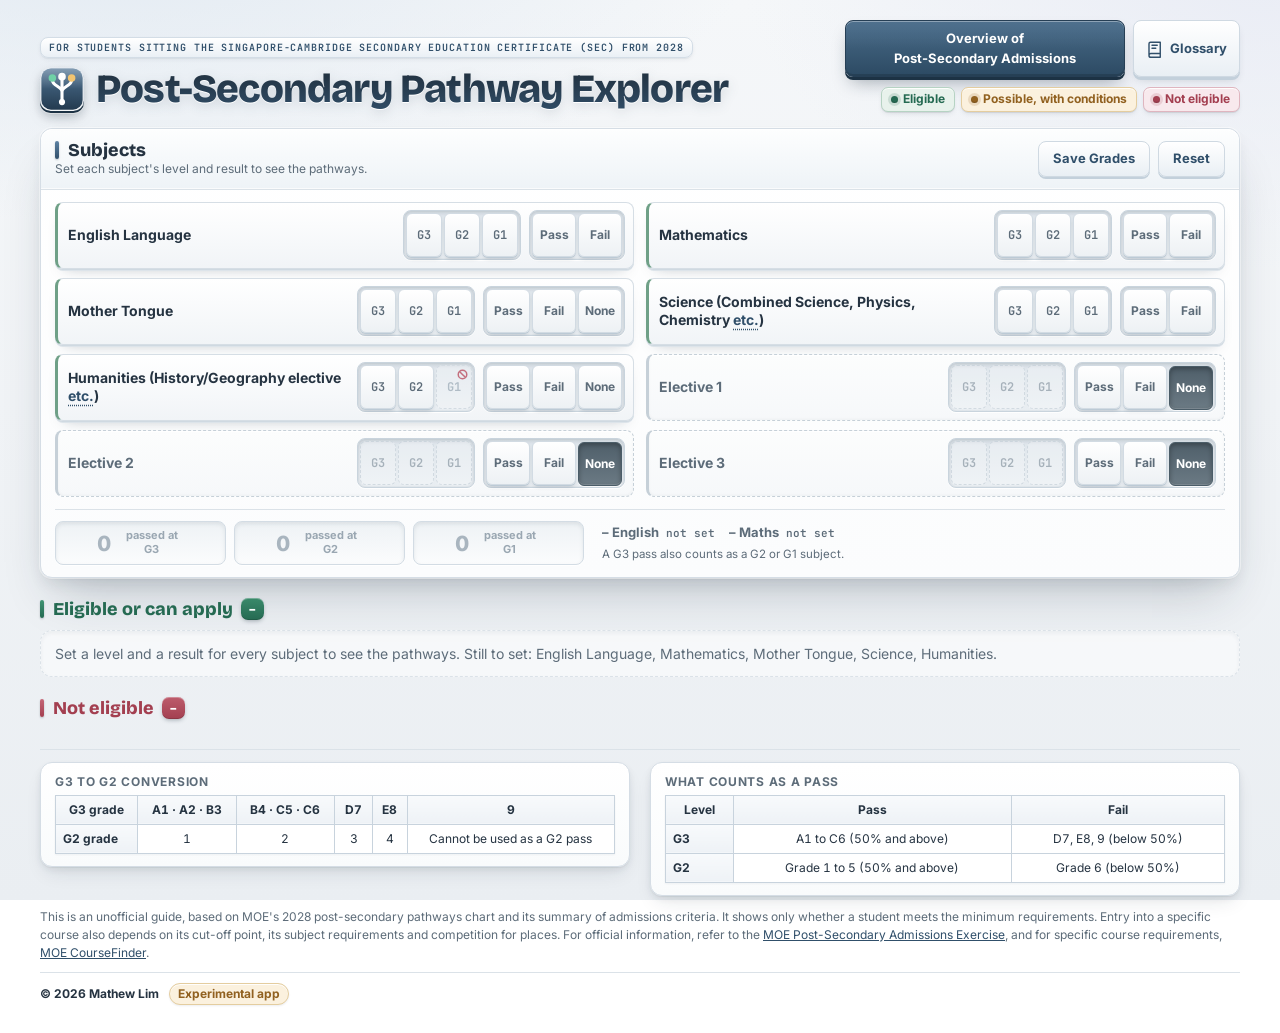
<file: Education pathway/index.html>
<!doctype html>
<html lang="en">
<head>
<meta charset="utf-8">
<meta name="viewport" content="width=device-width, initial-scale=1, viewport-fit=cover">
<meta name="theme-color" content="#f3f5f7">
<title>Post-Secondary Pathway Explorer</title>
<link rel="icon" href="icon.svg" type="image/svg+xml">
<link rel="icon" href="icon-192.png" type="image/png" sizes="192x192">
<link rel="apple-touch-icon" href="apple-touch-icon.png">
<link rel="manifest" href="manifest.webmanifest">
<meta name="apple-mobile-web-app-title" content="Pathways">
<link rel="preconnect" href="https://fonts.googleapis.com">
<link rel="preconnect" href="https://fonts.gstatic.com" crossorigin>
<link rel="stylesheet" href="https://fonts.googleapis.com/css2?family=Bricolage+Grotesque:opsz,wght@12..96,600;12..96,800&family=Atkinson+Hyperlegible:wght@400;700&family=JetBrains+Mono:wght@600;800&display=swap">
<link rel="stylesheet" href="https://fonts.googleapis.com/css2?family=Inter:wght@400;700&text=0123456789&display=swap">
<link rel="stylesheet" href="style.css">
</head>
<body>
<a class="skip-link" href="#subjects">Skip to subjects</a>
<div class="wrap">
  <header>
    <div>
      <div class="eyebrow">For students sitting the Singapore-Cambridge Secondary Education Certificate (SEC) from 2028</div>
      <h1><img class="brand" src="icon.svg" alt="" width="44" height="44">Post-Secondary Pathway Explorer</h1>
    </div>
    <div class="hdr-right">
      <div class="hdr-btns">
        <button type="button" class="ov-open" id="ovOpen" aria-haspopup="dialog" aria-controls="ov">Overview of Post&#8209;Secondary Admissions</button>
        <button type="button" class="gl-open" id="glOpen" aria-haspopup="dialog" aria-controls="gl" title="Glossary of terms"><svg viewBox="0 0 24 24" aria-hidden="true"><path d="M4 19.5V5a2 2 0 0 1 2-2h13v15H6.5A2.5 2.5 0 0 0 4 20.5 2.5 2.5 0 0 0 6.5 23H19v-5"/><path d="M8 7h7M8 11h5"/></svg><span>Glossary</span></button>
      </div>
      <div class="legend" aria-label="Colour key">
        <span class="pill p-ok term" tabindex="0" role="button" aria-expanded="false" aria-label="Eligible: minimum entry requirements met. Not a guaranteed place in a course."><i></i>Eligible<span class="pop" role="tooltip">Minimum entry requirements met. Not a guaranteed place in a course.</span></span>
        <span class="pill p-amber"><i></i>Possible, with conditions</span>
        <span class="pill p-bad"><i></i>Not eligible</span>
      </div>
    </div>
  </header>

  <div class="layout">
    <section class="panel" id="subjects" aria-labelledby="subj-h">
      <div class="panel-h">
        <div><h2 id="subj-h">Subjects</h2><p>Set each subject's level and result to see the pathways.</p></div>
        <div class="panel-btns">
          <button type="button" class="reset" id="save" title="Keep these grades on this device, even after a refresh">Save Grades</button>
          <button type="button" class="reset" id="reset">Reset</button>
        </div>
      </div>
      <div class="panel-b">
        <div class="subs" id="rows"></div>
        <div class="subject-footer">
        <div class="counts" aria-label="Passes by level">
          <div class="count"><b id="c3">0</b><span>passed at G3</span></div>
          <div class="count"><b id="c2">0</b><span>passed at G2</span></div>
          <div class="count"><b id="c1">0</b><span>passed at G1</span></div>
        </div>
        <div class="subject-notes">
        <div class="em" id="em" aria-live="polite"></div>
        <p class="hint">A G3 pass also counts as a G2 or G1 subject.</p>
        </div>
        </div>
      </div>
    </section>

    <main class="results" id="results" aria-label="Pathway eligibility results">
      <p class="sr-only" id="resultStatus" role="status" aria-live="polite" aria-atomic="true"></p>
      <section class="group g-ok" aria-labelledby="ok-h">
        <div class="group-h"><h2 id="ok-h">Eligible or can apply</h2><span class="n" id="okN">0</span></div>
        <div class="cards" id="okCards"></div>
      </section>
      <section class="group g-bad" aria-labelledby="bad-h">
        <div class="group-h"><h2 id="bad-h">Not eligible</h2><span class="n" id="badN">0</span></div>
        <div class="cards" id="badCards"></div>
      </section>
    </main>
  </div>

  <section class="ref" aria-label="Grade reference">
    <div>
      <h3>G3 to G2 conversion</h3>
      <table>
        <thead><tr><th>G3 grade</th><th>A1 · A2 · B3</th><th>B4 · C5 · C6</th><th>D7</th><th>E8</th><th>9</th></tr></thead>
        <tbody><tr><th>G2 grade</th><td>1</td><td>2</td><td>3</td><td>4</td><td>Cannot be used as a G2 pass</td></tr></tbody>
      </table>
    </div>
    <div>
      <h3>What counts as a pass</h3>
      <table>
        <thead><tr><th>Level</th><th>Pass</th><th>Fail</th></tr></thead>
        <tbody>
          <tr><th>G3</th><td>A1 to C6 (50% and above)</td><td>D7, E8, 9 (below 50%)</td></tr>
          <tr><th>G2</th><td>Grade 1 to 5 (50% and above)</td><td>Grade 6 (below 50%)</td></tr>
        </tbody>
      </table>
    </div>
  </section>

  <footer>
    <p>This is an unofficial guide, based on MOE's 2028 post-secondary pathways chart and its summary of admissions criteria. It shows only whether a student meets the minimum requirements. Entry into a specific course also depends on its cut-off point, its subject requirements and competition for places. For official information, refer to the <a href="https://www.moe.gov.sg/post-secondary/admissions/pse" target="_blank" rel="noopener">MOE Post-Secondary Admissions Exercise</a>, and for specific course requirements, <a href="https://www.moe.gov.sg/coursefinder" target="_blank" rel="noopener">MOE CourseFinder</a>.</p>
    <p class="legal">&copy; 2026 Mathew Lim <span class="exp">Experimental app</span></p>
  </footer>
</div>


<dialog class="ov" id="ov" aria-labelledby="ovTitle">
  <div class="ov-inner">
    <button type="button" class="ov-close" id="ovClose" aria-label="Close">&times;</button>
    <h2 id="ovTitle">Overview of <span>Post-Secondary Admissions</span></h2>
    <p class="ov-hint">Swipe sideways to see all pathways →</p>
    <div class="ov-scroll" tabindex="0" role="region" aria-label="Pathway overview table. Scroll sideways to see all pathways.">
      <table class="ovt">
        <thead>
          <tr class="band"><th class="corner"></th><th colspan="8">POST-SEC PATHWAYS</th></tr>
          <tr><th class="corner">Students taking<br>at least</th><th scope="col"><a href="https://www.moe.gov.sg/post-secondary/admissions/pse/ite-3-year-higher-nitec" target="_blank" rel="noopener">3-Year<br>Higher<br>Nitec</a></th><th scope="col"><a href="https://www.moe.gov.sg/post-secondary/admissions/pse/ite-2-year-higher-nitec" target="_blank" rel="noopener">2-Year<br>Higher<br>Nitec</a></th><th scope="col"><a href="https://www.nafa.edu.sg/admissions/foundation-admissions" target="_blank" rel="noopener">NAFA<br>Foundation<br>Programme<small>(NFP)</small></a></th><th scope="col"><a href="https://www.lasalle.edu.sg/study/admissions/diploma-admissions/" target="_blank" rel="noopener">Arts<br>Institutions</a></th><th scope="col"><a href="https://www.moe.gov.sg/post-secondary/admissions/pse/pfp" target="_blank" rel="noopener">Polytechnic<br>Foundation<br>Programme<small>(PFP)</small></a></th><th scope="col"><a href="https://www.moe.gov.sg/post-secondary/admissions/pse/polytechnic-diploma-course" target="_blank" rel="noopener">Polytechnic<br>Year 1</a></th><th scope="col"><a href="https://www.moe.gov.sg/post-secondary/admissions/pse/jc-and-mi" target="_blank" rel="noopener">Millennia<br>Institute</a></th><th scope="col"><a href="https://www.moe.gov.sg/post-secondary/admissions/pse/jc-and-mi" target="_blank" rel="noopener">Junior<br>College</a></th></tr>
        </thead>
        <tbody><tr><th scope="row"><b>5 G3</b><small>subjects</small></th><td class="y"><span class="ck" aria-label="Available">✓</span></td><td class="y"><span class="ck" aria-label="Available">✓</span></td><td class="n"><span class="nw">NEW</span><span class="ck" aria-label="Available, new">✓</span></td><td class="y"><span class="ck" aria-label="Available">✓</span></td><td class="n"><span class="nw">NEW</span><span class="ck" aria-label="Available, new">✓</span></td><td class="y"><span class="ck" aria-label="Available">✓</span></td><td class="y"><span class="ck" aria-label="Available">✓</span></td><td class="n"><span class="nw">NEW</span><span class="ck" aria-label="Available, new">✓</span></td></tr><tr><th scope="row"><b>4 G3 <span>+</span> 1 G2</b><small>subjects &nbsp; subject</small></th><td class="y"><span class="ck" aria-label="Available">✓</span></td><td class="y"><span class="ck" aria-label="Available">✓</span></td><td class="n"><span class="nw">NEW</span><span class="ck" aria-label="Available, new">✓</span></td><td class="n"><span class="nw">NEW</span><span class="ck" aria-label="Available, new">✓</span></td><td class="n"><span class="nw">NEW</span><span class="ck" aria-label="Available, new">✓</span></td><td class="n"><span class="nw">NEW</span><span class="ck" aria-label="Available, new">✓</span></td><td class="x" aria-label="Not available"></td><td class="x" aria-label="Not available"></td></tr><tr><th scope="row"><b>5 G2</b><small>subjects</small></th><td class="y"><span class="ck" aria-label="Available">✓</span></td><td class="y"><span class="ck" aria-label="Available">✓</span></td><td class="y"><span class="ck" aria-label="Available">✓</span></td><td class="x" aria-label="Not available"></td><td class="y"><span class="ck" aria-label="Available">✓</span></td><td class="x" aria-label="Not available"></td><td class="x" aria-label="Not available"></td><td class="x" aria-label="Not available"></td></tr><tr><th scope="row"><b>4 G1</b><small>subjects</small></th><td class="y"><span class="ck" aria-label="Available">✓</span></td><td class="s"><span class="nw">NEW*</span><span class="ck" aria-label="Available, new (accelerated pathway)">✓</span></td><td class="x" aria-label="Not available"></td><td class="x" aria-label="Not available"></td><td class="x" aria-label="Not available"></td><td class="x" aria-label="Not available"></td><td class="x" aria-label="Not available"></td><td class="x" aria-label="Not available"></td></tr></tbody>
      </table>
    </div>
    <p class="ov-note">*Students who offer 4 G1 subjects will join Year 1 of 3-Year Higher Nitec, and may be offered the accelerated pathway if they meet academic requirements during their Year 1 Semester 1 examinations. This pathway will allow them to attain a Higher Nitec in a shorter duration of about two years.</p>
  </div>
</dialog>

<dialog class="ov gl" id="gl" aria-labelledby="glTitle">
  <div class="ov-inner">
    <button type="button" class="ov-close" id="glClose" aria-label="Close">&times;</button>
    <h2 id="glTitle">Glossary</h2>
    <div class="gloss">
      <dl>
        <div><dt>SEC</dt><dd>Singapore-Cambridge Secondary Education Certificate, the national exam taken at the end of secondary school.</dd></div>
        <div><dt>G1 · G2 · G3</dt><dd>General 1, 2 and 3: the levels a subject can be taken at under Full Subject-Based Banding. G3 is the most demanding.</dd></div>
        <div><dt>ELR2B2</dt><dd>English Language, 2 Relevant subjects and Best 2 other subjects. The aggregate used for polytechnic diploma courses (not for JC or MI). Lower is better.</dd></div>
        <div><dt>ELR2B2-C</dt><dd>The ELR2B2 aggregate used for the Diploma in Nursing (24 or less). Lower is better.</dd></div>
        <div><dt>L1R4</dt><dd>First Language (English or Higher Mother Tongue) and 4 Relevant subjects: a Humanities, a Maths or Science, one more Humanities, Maths or Science, and one other subject. All must be taken at G3. Used for Junior College (16 or less) and Millennia Institute (20 or less). Lower is better.</dd></div>
        <div><dt>ELMAB3</dt><dd>English Language, Mathematics and Best 3 other subjects. The aggregate used for PFP, Higher Nitec and NAFA. Lower is better.</dd></div>
        <div><dt>Aggregate</dt><dd>The total of the grade points of the subjects counted. Each course sets a maximum (its cut-off point).</dd></div>
        <div><dt>A-Level</dt><dd>Singapore-Cambridge GCE Advanced Level, taken at a Junior College (2 years) or Millennia Institute (3 years).</dd></div>
        <div><dt>ITE</dt><dd>Institute of Technical Education.</dd></div>
        <div><dt>Higher Nitec</dt><dd>Higher National ITE Certificate. It can lead on to a polytechnic.</dd></div>
        <div><dt>PFP</dt><dd>Polytechnic Foundation Programme: a 1-year foundation year that leads into a polytechnic diploma.</dd></div>
        <div><dt>NAFA · NFP</dt><dd>Nanyang Academy of Fine Arts. NFP is the NAFA Foundation Programme.</dd></div>
        <div><dt>LASALLE</dt><dd>LASALLE College of the Arts.</dd></div>
      </dl>
    </div>
  </div>
</dialog>
<a class="jump" id="jump" href="#results" tabindex="-1" aria-hidden="true"><span class="j-ok"><b id="jOk">0</b> eligible</span><span class="j-bad"><b id="jBad">0</b> not eligible</span><span class="j-go">See results <span aria-hidden="true">↓</span></span></a>
<script src="script.js"></script>
</body>
</html>
</file>
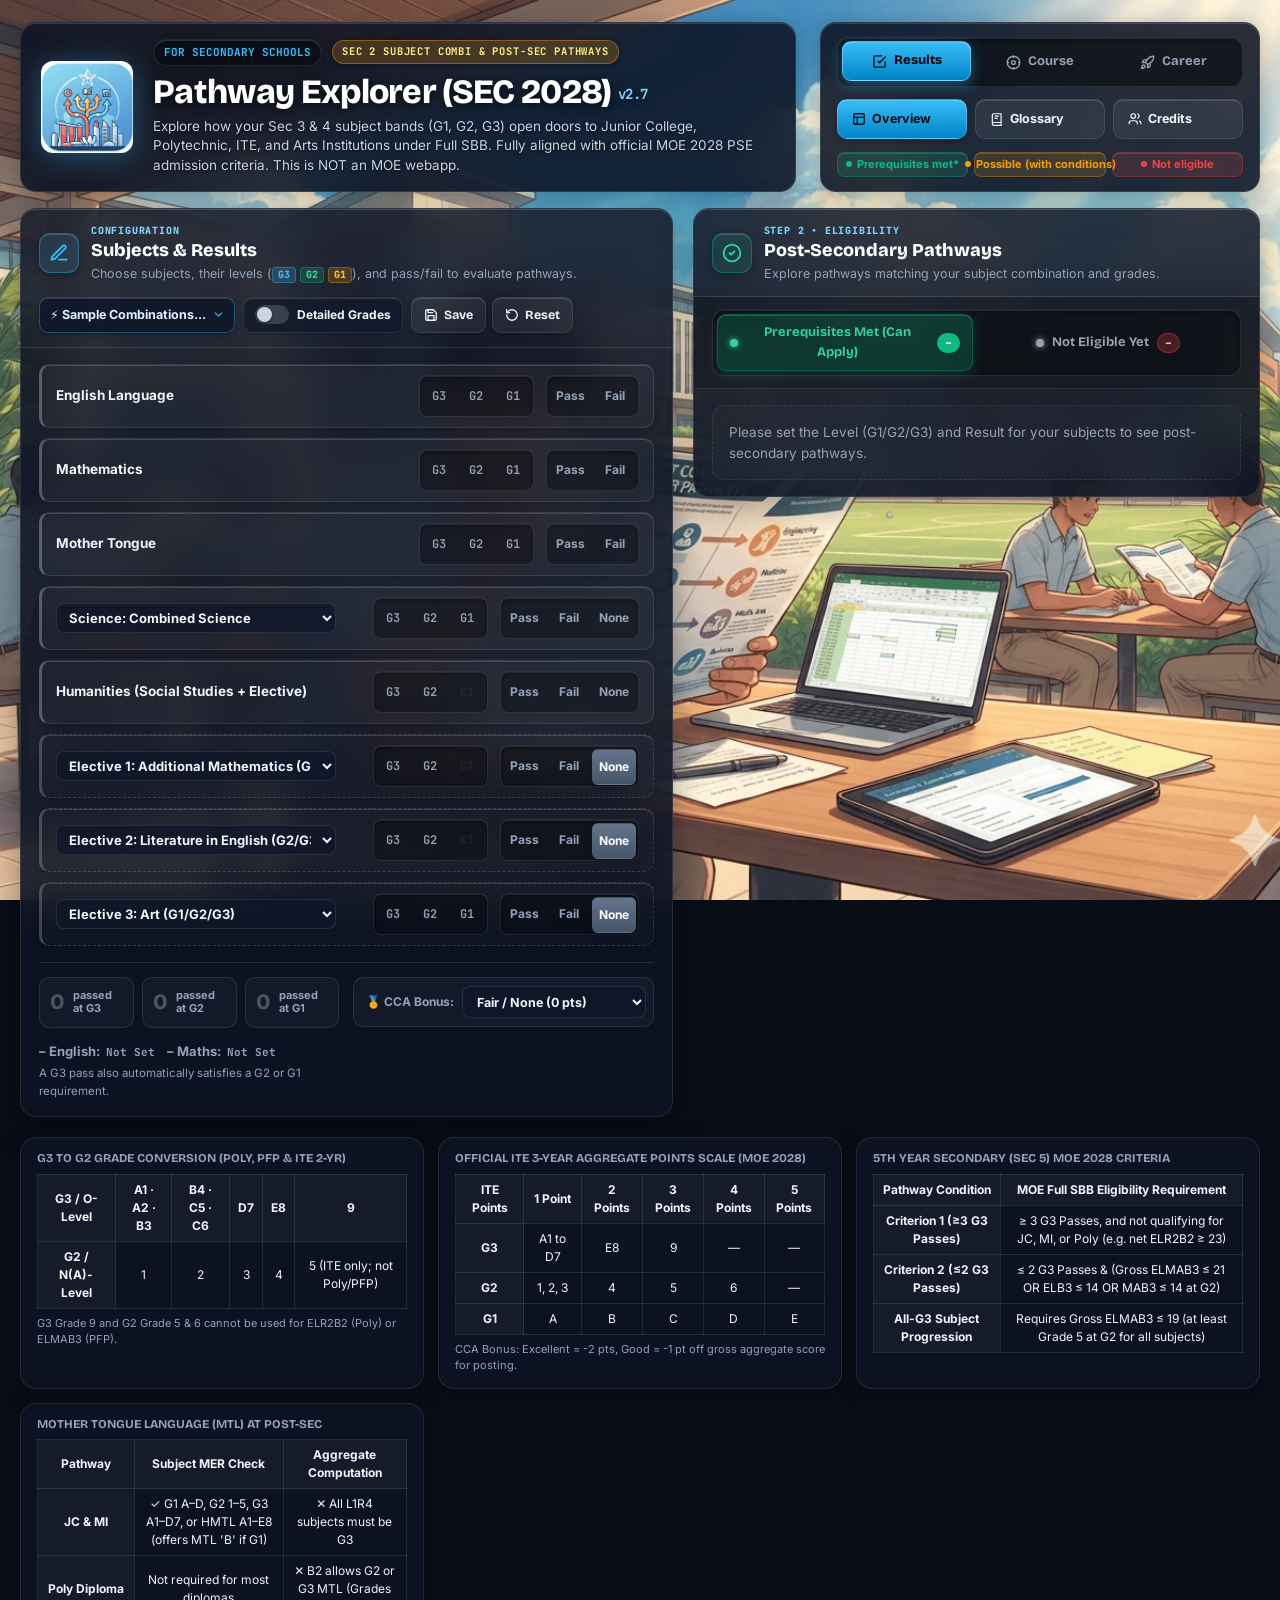
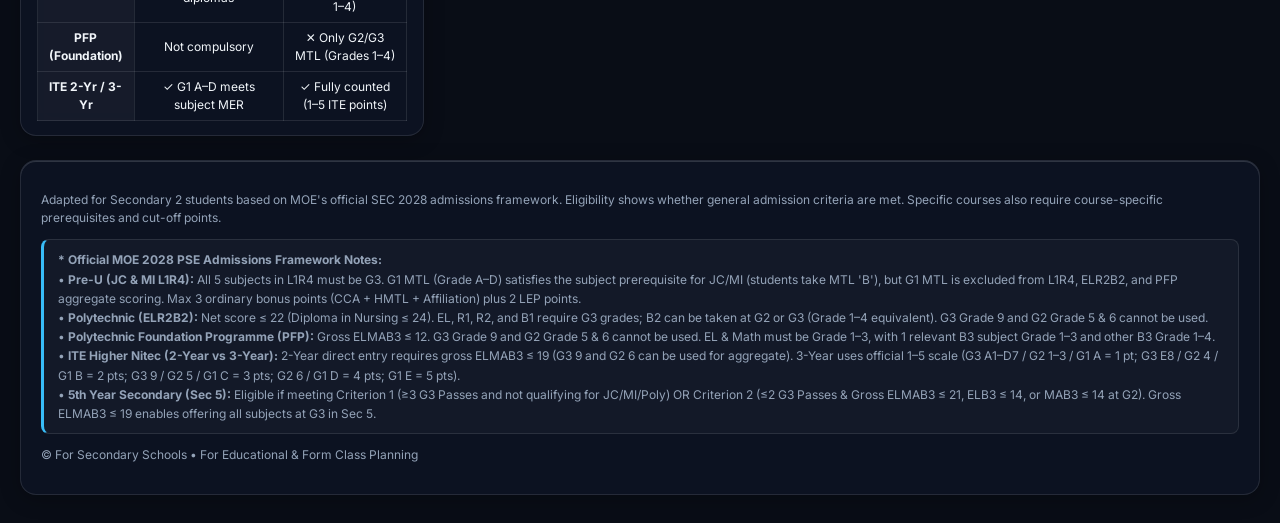
<file: Evan - Pathways/index.html>
<!doctype html>
<html lang="en">
<head>
<meta charset="utf-8">
<meta name="viewport" content="width=device-width, initial-scale=1, viewport-fit=cover">
<meta name="theme-color" content="#090d16">
<title>For Secondary Schools • Sec 2 Pathway &amp; Subject Combi Explorer</title>
<link rel="icon" type="image/png" href="logo.png">
<link rel="apple-touch-icon" href="logo.png">
<link rel="preload" href="background.png" as="image">
<link rel="preconnect" href="https://fonts.googleapis.com">
<link rel="preconnect" href="https://fonts.gstatic.com" crossorigin>
<link rel="stylesheet" href="https://fonts.googleapis.com/css2?family=Bricolage+Grotesque:opsz,wght@12..96,600;12..96,800&family=Atkinson+Hyperlegible:wght@400;700&family=JetBrains+Mono:wght@600;800&display=swap">
<link rel="stylesheet" href="https://fonts.googleapis.com/css2?family=Inter:wght@400;700&text=0123456789&display=swap">

<style>
/* Base Theme & Variables */
:root {
  color-scheme: dark;
  --bg: #090d16;
  --surface: rgba(13, 20, 36, 0.88);
  --surface-2: rgba(20, 32, 52, 0.88);
  --ink: #f1f5f9;
  --muted: #94a3b8;
  --rule: rgba(255, 255, 255, 0.1);
  --accent: #38bdf8;
  --accent-light: #7dd3fc;
  --accent-ink: #090d16;
  --gold: #f59e0b;
  --gold-bg: rgba(245, 158, 11, 0.15);
  --ok: #10b981;
  --ok-bg: rgba(16, 185, 129, 0.15);
  --ok-line: rgba(16, 185, 129, 0.3);
  --amber: #f59e0b;
  --amber-bg: rgba(245, 158, 11, 0.15);
  --amber-line: rgba(245, 158, 11, 0.3);
  --bad: #ef4444;
  --bad-bg: rgba(239, 68, 68, 0.15);
  --bad-line: rgba(239, 68, 68, 0.3);
  --f-display: "Bricolage Grotesque", "Segoe UI", system-ui, sans-serif;
  --f-body: "Inter", "Atkinson Hyperlegible", "Segoe UI", system-ui, sans-serif;
  --f-mono: "JetBrains Mono", ui-monospace, Menlo, monospace;
  --r: 16px;
  --hi: inset 0 1px 0 rgba(255, 255, 255, 0.15);
  --e1: 0 4px 20px rgba(0, 0, 0, 0.25);
  --e2: 0 8px 32px rgba(0, 0, 0, 0.35);
  --e3: 0 16px 48px rgba(0, 0, 0, 0.5);
}
* { box-sizing: border-box; }
html { scroll-padding-top: 16px; scroll-behavior: smooth; }
body {
  margin: 0; min-width: 280px; color: var(--ink);
  font-family: var(--f-body); font-size: 15px; line-height: 1.5;
  padding: 0 max(18px, env(safe-area-inset-right)) max(28px, env(safe-area-inset-bottom)) max(18px, env(safe-area-inset-left));
  background-color: #090d16;
  background-image: url('background.png');
  background-position: center top;
  background-size: cover;
  background-attachment: fixed;
  background-repeat: no-repeat;
}
.wrap { max-width: 1240px; margin: 0 auto; }
h1, h2, h3 { font-family: var(--f-display); margin: 0; line-height: 1.15; text-wrap: balance; }
button, select { font: inherit; color: inherit; }
button, a { touch-action: manipulation; -webkit-tap-highlight-color: transparent; }
:focus-visible { outline: 3px solid var(--accent); outline-offset: 3px; }
.sr-only, .skip-link:not(:focus) { position: absolute; width: 1px; height: 1px; padding: 0; margin: -1px; overflow: hidden; clip-path: inset(50%); white-space: nowrap; border: 0; }
.skip-link:focus { position: fixed; top: 12px; left: 12px; z-index: 100; background: var(--surface); padding: 12px 18px; border-radius: 10px; }

/* School Top Header */
header {
  padding-block: 22px 16px; display: grid; grid-template-columns: minmax(0, 1.1fr) minmax(360px, 440px);
  align-items: stretch; gap: 16px 24px;
}
.hdr-left {
  display: flex; align-items: center; gap: 20px; min-width: 0;
  background: var(--surface); backdrop-filter: blur(20px); -webkit-backdrop-filter: blur(20px);
  border: 1px solid var(--rule); border-radius: var(--r); padding: 16px 20px;
  box-shadow: var(--hi), var(--e1);
}
.hdr-text-box { min-width: 0; }
.school-badge-wrap { display: flex; align-items: center; gap: 10px; margin-bottom: 6px; flex-wrap: wrap; }
.school-badge {
  display: inline-flex; align-items: center; gap: 6px; padding: 4px 10px; border-radius: 999px;
  background: rgba(0, 0, 0, 0.35); backdrop-filter: blur(12px); -webkit-backdrop-filter: blur(12px);
  border: 1px solid var(--rule); font-family: var(--f-mono);
  font-size: 11px; font-weight: 700; color: var(--accent); box-shadow: var(--hi), var(--e1);
}
.eyebrow {
  display: inline-flex; align-items: center; font-family: var(--f-mono); font-size: 10.5px; font-weight: 700;
  letter-spacing: .08em; text-transform: uppercase; color: #fef08a;
  background: rgba(245, 158, 11, 0.2); border: 1px solid rgba(245, 158, 11, 0.4);
  padding: 3px 9px; border-radius: 999px; box-shadow: 0 1px 4px rgba(0,0,0,0.3);
}
header h1 {
  font-size: clamp(25px, 2.7vw, 34px); font-weight: 800; letter-spacing: -.02em;
  color: #ffffff; text-shadow: 0 2px 10px rgba(0, 0, 0, 0.75);
}
.school-icon {
  width: 92px; height: 92px; flex-shrink: 0; object-fit: contain;
  border-radius: 12px; filter: drop-shadow(0 4px 14px rgba(56, 189, 248, 0.35));
}
header p.subhead { margin: 6px 0 0; color: #cbd5e1; font-size: 13.5px; line-height: 1.45; max-width: 70ch; text-shadow: 0 1px 3px rgba(0,0,0,0.7); }
.hdr-right {
  justify-self: stretch; align-self: stretch; display: flex; flex-direction: column; align-items: stretch; justify-content: space-between; gap: 10px;
  background: var(--surface); backdrop-filter: blur(20px); -webkit-backdrop-filter: blur(20px);
  border: 1px solid var(--rule); border-radius: var(--r); padding: 14px 16px;
  box-shadow: var(--hi), var(--e1); min-width: 340px;
}
.hdr-btns {
  display: grid; grid-template-columns: repeat(3, minmax(0, 1fr)); gap: 8px; width: 100%;
}
.legend {
  display: grid; grid-template-columns: repeat(3, minmax(0, 1fr)); gap: 6px; width: 100%;
}
.pill {
  display: inline-flex; align-items: center; justify-content: center; gap: 5px; font-size: 11px; font-weight: 700;
  padding: 5px 8px; border-radius: 7px; border: 1px solid transparent; line-height: 1.25;
  box-shadow: var(--hi), 0 1px 2px rgba(0,0,0,0.2); white-space: nowrap; width: 100%; text-align: center;
}
.pill i { width: 6px; height: 6px; border-radius: 50%; background: currentColor; flex-shrink: 0; }
.pill .pill-short { display: none; }
.pill .pill-long { display: inline; }
.p-ok { background: var(--ok-bg); color: var(--ok); border-color: var(--ok-line); }
.p-amber { background: var(--amber-bg); color: var(--amber); border-color: var(--amber-line); }
.p-bad { background: var(--bad-bg); color: var(--bad); border-color: var(--bad-line); }

/* Sec 2 Student Helper Banner */
.sec2-callout {
  background: var(--surface); backdrop-filter: blur(16px); -webkit-backdrop-filter: blur(16px);
  border: 1px solid var(--rule); border-left: 4px solid var(--accent);
  border-radius: 12px; padding: 12px 16px; margin-bottom: 16px;
  display: flex; flex-wrap: wrap; align-items: center; justify-content: space-between; gap: 10px;
  box-shadow: var(--hi), var(--e1); font-size: 13px;
}
.sec2-callout .info { display: flex; align-items: center; gap: 8px; }
.sec2-callout .info svg { width: 20px; height: 20px; stroke: var(--accent); flex-shrink: 0; }
.sec2-callout .levels { display: flex; gap: 8px; flex-wrap: wrap; font-size: 12px; font-family: var(--f-mono); }
.sec2-callout .levels span { background: rgba(255, 255, 255, 0.05); padding: 2px 8px; border-radius: 6px; border: 1px solid var(--rule); }

/* Main Layout */
.layout { display: grid; grid-template-columns: minmax(0, 1.15fr) minmax(0, 1fr); gap: 20px; align-items: start; }
@media (max-width: 1080px) { .layout { grid-template-columns: minmax(0, 1fr); } }

.panel {
  background: var(--surface); backdrop-filter: blur(20px); -webkit-backdrop-filter: blur(20px);
  border: 1px solid var(--rule); border-radius: var(--r);
  box-shadow: var(--hi), var(--e2); min-width: 0;
}

/* Redesigned Panel Header (Subjects & Results) */
.panel-h {
  display: flex; align-items: center; justify-content: space-between; gap: 14px 20px;
  padding: 14px 18px; border-bottom: 1px solid var(--rule);
  background: linear-gradient(180deg, rgba(255, 255, 255, 0.04) 0%, rgba(255, 255, 255, 0.01) 100%);
  border-radius: var(--r) var(--r) 0 0;
  flex-wrap: wrap;
}
.panel-h-title-group {
  display: flex; align-items: center; gap: 12px; min-width: 0;
}
.panel-h-icon {
  width: 40px; height: 40px; border-radius: 11px;
  background: rgba(56, 189, 248, 0.12);
  border: 1px solid rgba(56, 189, 248, 0.35);
  color: var(--accent);
  display: grid; place-items: center; flex-shrink: 0;
  box-shadow: 0 2px 8px rgba(0, 0, 0, 0.3), var(--hi);
}
.panel-h-icon-results {
  background: rgba(16, 185, 129, 0.12);
  border-color: rgba(16, 185, 129, 0.35);
  color: #34d399;
}
.panel-eyebrow {
  font-family: var(--f-mono); font-size: 10px; font-weight: 800;
  letter-spacing: .08em; text-transform: uppercase; color: var(--accent-light);
  margin-bottom: 2px;
}
.panel-h h2 {
  font-size: 18px; font-weight: 800; color: #ffffff;
  display: flex; align-items: center; gap: 8px; line-height: 1.2;
}
.panel-h-desc {
  margin: 3px 0 0; font-size: 12.5px; color: var(--muted); line-height: 1.4;
}
.lvl-tag {
  display: inline-block; font-family: var(--f-mono); font-size: 10px; font-weight: 800;
  padding: 1px 5px; border-radius: 4px; line-height: 1.2; vertical-align: baseline;
}
.lvl-tag.g3 { background: rgba(56, 189, 248, 0.2); color: var(--accent); border: 1px solid rgba(56, 189, 248, 0.35); }
.lvl-tag.g2 { background: rgba(16, 185, 129, 0.2); color: #34d399; border: 1px solid rgba(16, 185, 129, 0.35); }
.lvl-tag.g1 { background: rgba(245, 158, 11, 0.2); color: #fbbf24; border: 1px solid rgba(245, 158, 11, 0.35); }

/* Panel Header Controls Toolbar */
.panel-btns {
  display: flex; align-items: center; gap: 8px; flex-wrap: wrap; flex-shrink: 0;
}
.preset-wrap { min-width: 0; }
.preset-dropdown {
  font-family: var(--f-body);
  font-size: 12.5px;
  font-weight: 700;
  color: #e0f2fe;
  background: rgba(15, 23, 42, 0.9);
  border: 1px solid rgba(56, 189, 248, 0.35);
  border-radius: 9px;
  padding: 6px 28px 6px 10px;
  cursor: pointer;
  min-height: 36px;
  outline: none;
  appearance: none;
  -webkit-appearance: none;
  background-image: url("data:image/svg+xml;charset=UTF-8,%3csvg xmlns='http://www.w3.org/2000/svg' viewBox='0 0 24 24' fill='none' stroke='%2338bdf8' stroke-width='2.2' stroke-linecap='round' stroke-linejoin='round'%3e%3cpolyline points='6 9 12 15 18 9'%3e%3c/polyline%3e%3c/svg%3e");
  background-repeat: no-repeat;
  background-position: right 9px center;
  background-size: 13px;
  box-shadow: var(--hi), 0 2px 4px rgba(0,0,0,0.25);
  transition: all .15s ease;
}
.preset-dropdown:hover {
  border-color: var(--accent);
  background-color: rgba(20, 32, 56, 0.95);
}
.preset-dropdown:focus {
  border-color: var(--accent);
  box-shadow: 0 0 0 3px rgba(56, 189, 248, 0.25);
}
.preset-dropdown option {
  background: #0f172a;
  color: #f1f5f9;
  font-size: 13px;
}

.toggle-wrap {
  display: inline-flex; align-items: center; gap: 8px;
  background: rgba(15, 23, 42, 0.7); border: 1px solid var(--rule);
  padding: 4px 11px; border-radius: 9px; cursor: pointer; user-select: none;
  min-height: 36px;
  transition: all .15s ease;
  box-shadow: var(--hi), 0 2px 4px rgba(0,0,0,0.15);
}
.toggle-wrap:hover { background: rgba(255, 255, 255, 0.08); border-color: rgba(255, 255, 255, 0.25); }
.toggle-switch {
  position: relative; width: 34px; height: 19px;
  background: rgba(255, 255, 255, 0.16); border-radius: 999px;
  transition: background .2s ease; flex-shrink: 0;
}
.toggle-switch::after {
  content: ""; position: absolute; top: 2px; left: 2px; width: 15px; height: 15px;
  border-radius: 50%; background: #cbd5e1; transition: transform .2s ease, background .2s ease;
  box-shadow: 0 1px 3px rgba(0, 0, 0, 0.4);
}
.toggle-wrap input:checked + .toggle-switch { background: linear-gradient(135deg, #38bdf8, #0284c7); }
.toggle-wrap input:checked + .toggle-switch::after { transform: translateX(15px); background: #fff; }
.toggle-wrap input:focus-visible + .toggle-switch { outline: 2px solid var(--accent); outline-offset: 2px; }
.toggle-label { font-size: 12px; font-weight: 700; color: var(--ink); white-space: nowrap; }

.panel-action-btns { display: flex; align-items: center; gap: 6px; }
.btn-action {
  display: inline-flex; align-items: center; justify-content: center; gap: 6px;
  min-height: 36px; padding: 6px 12px; border-radius: 9px; cursor: pointer;
  font-family: var(--f-display); font-size: 12.5px; font-weight: 700; color: var(--ink);
  border: 1px solid var(--rule); background: rgba(255, 255, 255, 0.06);
  box-shadow: var(--hi), 0 2px 4px rgba(0,0,0,0.2);
  transition: all .15s ease; white-space: nowrap;
}
.btn-action:hover {
  background: rgba(255, 255, 255, 0.12); color: #fff; transform: translateY(-1px);
}
.btn-action:active { transform: translateY(1px); }
.btn-save:hover { border-color: rgba(16, 185, 129, 0.5); }
.btn-save.saved {
  color: #fff; border-color: rgba(16, 185, 129, 0.5);
  background: linear-gradient(180deg, #059669, #047857);
  box-shadow: 0 0 12px rgba(16, 185, 129, 0.4), var(--hi);
}
.btn-reset:hover { border-color: rgba(239, 68, 68, 0.4); color: #fca5a5; }

.sec5-card-wrap {
  margin-top: 16px;
}
.panel-b { padding: 16px 18px; }

/* Subject Rows */
.subs { display: grid; grid-template-columns: minmax(0, 1fr); gap: 10px; }
.row {
  display: grid; grid-template-columns: minmax(0, 1fr) auto auto; gap: 8px 12px; align-items: center;
  padding: 10px 14px; border-radius: 10px; background: rgba(255, 255, 255, 0.03);
  border: 1px solid var(--rule); border-left: 3px solid var(--ok);
  box-shadow: var(--hi), 0 2px 6px rgba(0,0,0,0.15);
  transition: all .15s;
}
.row.fail { background: rgba(239, 68, 68, 0.08); border-color: var(--bad-line); border-left-color: var(--bad); }
.row.empty { background: rgba(255, 255, 255, 0.01); border: 1px dashed rgba(255, 255, 255, 0.15); border-left: 3px solid rgba(255, 255, 255, 0.2); }
.row.unset { border-left-color: rgba(255, 255, 255, 0.25); }
.row.empty .name { color: var(--muted); }
.row .name { font-weight: 700; font-size: 13.5px; line-height: 1.3; min-width: 0; }
.name-elective-select {
  width: 100%; max-width: 280px; font-size: 13px; font-weight: 700; color: var(--ink);
  padding: 5px 8px; border-radius: 8px; border: 1px solid var(--rule); background: rgba(15, 23, 42, 0.8);
}
.seg {
  display: inline-flex; background: rgba(0, 0, 0, 0.3);
  border: 1px solid var(--rule); border-radius: 8px; padding: 2px; gap: 2px;
  box-shadow: inset 0 2px 4px rgba(0,0,0,0.4), var(--hi);
}
.seg button {
  border: 1px solid transparent; background: transparent;
  min-width: 35px; min-height: 36px; padding: 4px 6px; border-radius: 6px;
  font-family: var(--f-mono); font-weight: 600; font-size: 12px; cursor: pointer; color: var(--muted);
  transition: all .1s;
}
.seg button:disabled { opacity: .3; cursor: not-allowed; background: transparent; border-color: transparent; box-shadow: none; }
.seg button[aria-pressed="true"] { transform: translateY(1px); color: #fff; box-shadow: 0 2px 6px rgba(0,0,0,0.3); }
.lv button[aria-pressed="true"] { background: linear-gradient(180deg, #38bdf8, #0284c7); color: #090d16; border-color: rgba(255,255,255,0.2); font-weight: 700; }
.pf button { font-family: var(--f-body); font-weight: 700; min-width: 42px; }
.pf button[aria-pressed="true"].p { background: linear-gradient(180deg, #10b981, #059669); color: #fff; }
.pf button[aria-pressed="true"].f { background: linear-gradient(180deg, #ef4444, #dc2626); color: #fff; }
.pf button[aria-pressed="true"].x { background: linear-gradient(180deg, #64748b, #475569); color: #fff; }
.seg button.na { position: relative; color: rgba(255,255,255,0.2); border: 1px dashed rgba(255,255,255,0.1); background: transparent; cursor: not-allowed; }

.grade-select {
  font-family: var(--f-mono); font-size: 13px; font-weight: 700; color: var(--ink);
  background: rgba(15, 23, 42, 0.85); border: 1px solid var(--rule); border-radius: 8px;
  padding: 6px 10px; min-width: 80px; height: 36px; cursor: pointer;
  transition: border-color .15s, box-shadow .15s; box-shadow: inset 0 1px 3px rgba(0,0,0,0.4);
}
.grade-select:hover { border-color: var(--accent); }
.grade-select:focus { outline: none; border-color: var(--accent); box-shadow: 0 0 0 2px rgba(56, 189, 248, 0.25); }
.grade-select.grade-pass { color: #34d399; border-color: rgba(16, 185, 129, 0.4); background: rgba(16, 185, 129, 0.1); }
.grade-select.grade-fail { color: #f87171; border-color: rgba(239, 68, 68, 0.4); background: rgba(239, 68, 68, 0.1); }

/* Detailed Grades Segmented Toggle Buttons */
.grade-seg {
  display: inline-flex;
  flex-wrap: wrap;
  gap: 2px;
  background: rgba(0, 0, 0, 0.35);
  border: 1px solid var(--rule);
  border-radius: 8px;
  padding: 2px;
  box-shadow: inset 0 2px 4px rgba(0,0,0,0.4), var(--hi);
}
.grade-seg button {
  min-width: 27px;
  min-height: 32px;
  padding: 3px 5px;
  border-radius: 6px;
  font-family: var(--f-mono);
  font-weight: 700;
  font-size: 11px;
  border: 1px solid transparent;
  background: transparent;
  color: #94a3b8;
  cursor: pointer;
  transition: all .12s ease;
}
.grade-seg button:hover:not(:disabled) {
  color: #fff;
  background: rgba(255, 255, 255, 0.08);
}
.grade-seg button[aria-pressed="true"] {
  transform: translateY(1px);
  color: #fff;
  box-shadow: 0 2px 6px rgba(0,0,0,0.3);
}
.grade-seg button[aria-pressed="true"].p {
  background: linear-gradient(180deg, #10b981, #059669);
  border-color: rgba(255, 255, 255, 0.25);
  color: #fff;
}
.grade-seg button[aria-pressed="true"].f {
  background: linear-gradient(180deg, #ef4444, #dc2626);
  border-color: rgba(255, 255, 255, 0.25);
  color: #fff;
}
.grade-seg button[aria-pressed="true"].x {
  background: linear-gradient(180deg, #64748b, #475569);
  color: #fff;
}
.grade-seg button.f:not([aria-pressed="true"]) {
  color: #f87171;
  opacity: 0.85;
}
.grade-seg button.f:not([aria-pressed="true"]):hover {
  opacity: 1;
  background: rgba(239, 68, 68, 0.15);
}
.detailed-conv-note {
  grid-column: 1/-1;
  display: flex;
  flex-wrap: wrap;
  align-items: center;
  gap: 8px 12px;
  padding: 8px 10px;
  border-radius: 8px;
  background: rgba(245, 158, 11, 0.07);
  border: 1px dashed rgba(245, 158, 11, 0.35);
  margin-top: 4px;
}

.fgw { grid-column: 1/-1; display: flex; flex-wrap: wrap; align-items: center; gap: 6px 10px; padding-top: 8px; border-top: 1px dashed var(--bad-line); }
.fgl { font-size: 12px; font-weight: 700; color: var(--bad); }
.fg button[aria-pressed="true"] { background: var(--bad); color: #fff; }
.fgc { font-size: 12px; font-weight: 700; color: var(--ink); }

/* Footer Counts */
.subject-footer {
  display: grid; grid-template-columns: repeat(auto-fit, minmax(240px, 1fr)); align-items: center;
  gap: 14px; margin-top: 16px; padding-top: 14px; border-top: 1px solid var(--rule);
}
.cca-wrap {
  display: flex; align-items: center; gap: 8px;
  background: rgba(255, 255, 255, 0.03); border: 1px solid var(--rule);
  border-radius: 10px; padding: 8px 12px;
}
.cca-label { font-size: 12px; font-weight: 700; color: var(--muted); white-space: nowrap; }
.cca-select {
  background: rgba(15, 23, 42, 0.85); border: 1px solid var(--rule); border-radius: 8px;
  padding: 5px 10px; font-size: 12.5px; font-weight: 700; color: var(--ink);
  cursor: pointer; flex: 1; min-height: 32px;
}
.cca-select:focus { outline: none; border-color: var(--accent); }
.counts { display: grid; grid-template-columns: repeat(3, 1fr); gap: 8px; }
.count {
  display: flex; align-items: center; justify-content: center; gap: 8px;
  background: rgba(255, 255, 255, 0.03); border: 1px solid var(--rule);
  border-radius: 10px; padding: 8px 10px; text-align: center;
}
.count b { font-family: var(--f-display); font-weight: 800; font-size: 22px; color: var(--accent); }
.count.zero b { color: rgba(255, 255, 255, 0.25); }
.count span { font-size: 11px; color: var(--muted); font-weight: 700; line-height: 1.2; text-align: left; }
.em { display: flex; flex-wrap: wrap; gap: 4px 12px; font-size: 13px; font-weight: 700; }
.em i { font-style: normal; font-family: var(--f-mono); font-size: 11px; margin-left: 3px; color: var(--muted); }
.hint { margin: 4px 0 0; font-size: 11.5px; color: var(--muted); }

/* Results & Pathway Tabs */
.results { min-width: 0; }
.results-tab-bar {
  padding: 12px 18px 0;
  border-bottom: 1px solid var(--rule);
  background: rgba(0, 0, 0, 0.15);
}
.results-tabs {
  display: grid;
  grid-template-columns: 1fr 1fr;
  gap: 6px;
  background: rgba(0, 0, 0, 0.35);
  padding: 4px;
  border-radius: 12px;
  border: 1px solid var(--rule);
  box-shadow: inset 0 2px 4px rgba(0,0,0,0.4), var(--hi);
  margin-bottom: 12px;
}
.tab-btn {
  display: inline-flex;
  align-items: center;
  justify-content: center;
  gap: 8px;
  min-height: 40px;
  padding: 8px 12px;
  border-radius: 9px;
  border: 1px solid transparent;
  background: transparent;
  color: var(--muted);
  font-family: var(--f-display);
  font-size: 13px;
  font-weight: 700;
  cursor: pointer;
  transition: all .18s ease;
  user-select: none;
}
.tab-btn:hover {
  color: var(--ink);
  background: rgba(255, 255, 255, 0.04);
}
.tab-btn.tab-ok.is-active {
  background: linear-gradient(180deg, rgba(16, 185, 129, 0.22), rgba(5, 150, 105, 0.28));
  border-color: var(--ok-line);
  color: #34d399;
  box-shadow: 0 4px 12px rgba(16, 185, 129, 0.2), var(--hi);
}
.tab-btn.tab-bad.is-active {
  background: linear-gradient(180deg, rgba(239, 68, 68, 0.22), rgba(220, 38, 38, 0.28));
  border-color: var(--bad-line);
  color: #f87171;
  box-shadow: 0 4px 12px rgba(239, 68, 68, 0.2), var(--hi);
}
.tab-indicator {
  width: 8px;
  height: 8px;
  border-radius: 50%;
  flex-shrink: 0;
  background: currentColor;
  box-shadow: 0 0 6px currentColor;
}
.tab-count {
  font-family: var(--f-mono);
  font-size: 11.5px;
  font-weight: 800;
  padding: 2px 7px;
  border-radius: 999px;
  line-height: 1.2;
}
.count-ok {
  background: rgba(16, 185, 129, 0.25);
  color: #6ee7b7;
  border: 1px solid rgba(16, 185, 129, 0.4);
}
.count-bad {
  background: rgba(239, 68, 68, 0.25);
  color: #fca5a5;
  border: 1px solid rgba(239, 68, 68, 0.4);
}
.tab-btn.tab-ok.is-active .count-ok {
  background: var(--ok);
  color: #fff;
  border-color: transparent;
}
.tab-btn.tab-bad.is-active .count-bad {
  background: var(--bad);
  color: #fff;
  border-color: transparent;
}
.tab-pane[hidden] {
  display: none !important;
}
.tab-pane:not([hidden]) {
  display: block;
  animation: tabFadeIn .2s ease-out;
}
@keyframes tabFadeIn {
  from { opacity: 0; transform: translateY(4px); }
  to { opacity: 1; transform: translateY(0); }
}

.aggregate-dashboard {
  background: rgba(13, 20, 36, 0.92);
  backdrop-filter: blur(20px);
  -webkit-backdrop-filter: blur(20px);
  border: 1px solid var(--rule);
  border-radius: 12px;
  padding: 10px 12px;
  margin-bottom: 14px;
  box-shadow: var(--hi), var(--e2);
  display: flex;
  flex-direction: column;
  gap: 8px;
}
.aggregate-dashboard[hidden] { display: none !important; }

.agg-dashboard-head {
  display: flex;
  flex-wrap: wrap;
  align-items: center;
  justify-content: space-between;
  gap: 8px;
  padding-bottom: 8px;
  border-bottom: 1px solid var(--rule);
}
.agg-dashboard-title-wrap {
  display: flex;
  align-items: center;
  gap: 8px;
}
.agg-dashboard-pill {
  font-family: var(--f-mono);
  font-size: 9.5px;
  font-weight: 800;
  text-transform: uppercase;
  letter-spacing: .06em;
  padding: 2px 6px;
  border-radius: 5px;
  background: rgba(56, 189, 248, 0.15);
  color: var(--accent-light);
  border: 1px solid rgba(56, 189, 248, 0.3);
}
.agg-dashboard-title {
  font-size: 13.5px;
  font-weight: 800;
  color: #fff;
  letter-spacing: -0.01em;
}
.agg-dashboard-cca {
  font-size: 11.5px;
  font-weight: 700;
  color: var(--muted);
  background: rgba(255, 255, 255, 0.04);
  padding: 3px 8px;
  border-radius: 6px;
  border: 1px solid var(--rule);
}
.agg-dashboard-cca b {
  color: var(--accent);
}

.agg-cards-grid {
  display: grid;
  grid-template-columns: repeat(4, minmax(0, 1fr));
  gap: 8px;
}
@media (max-width: 680px) {
  .agg-cards-grid {
    grid-template-columns: repeat(2, minmax(0, 1fr));
  }
}
@media (max-width: 380px) {
  .agg-cards-grid {
    grid-template-columns: 1fr;
  }
}

.agg-card {
  position: relative;
  background: rgba(255, 255, 255, 0.03);
  border: 1px solid var(--rule);
  border-radius: 10px;
  padding: 8px 10px;
  display: flex;
  flex-direction: column;
  gap: 4px;
  transition: transform .15s ease, border-color .15s ease;
  box-shadow: inset 0 1px 0 rgba(255, 255, 255, 0.05);
  min-width: 0;
}
.agg-card::before {
  content: "";
  position: absolute;
  top: -1px; left: -1px; right: -1px;
  height: 2.5px;
  border-radius: 10px 10px 0 0;
  background: rgba(255, 255, 255, 0.1);
}
.agg-card.is-ok {
  background: linear-gradient(180deg, rgba(16, 185, 129, 0.08) 0%, rgba(13, 20, 36, 0.9) 100%);
  border-color: rgba(16, 185, 129, 0.35);
  box-shadow: 0 4px 12px rgba(16, 185, 129, 0.12), inset 0 1px 0 rgba(255, 255, 255, 0.1);
}
.agg-card.is-ok::before {
  background: linear-gradient(90deg, #10b981, #34d399);
}

.agg-card-top {
  display: flex;
  align-items: center;
  justify-content: space-between;
  gap: 4px;
  min-width: 0;
}
.agg-card-title {
  font-size: 11.5px;
  font-weight: 800;
  color: #fff;
  line-height: 1.2;
  white-space: nowrap;
  overflow: hidden;
  text-overflow: ellipsis;
  min-width: 0;
}
.agg-code {
  font-family: var(--f-mono);
  font-size: 10px;
  color: var(--accent);
  margin-left: 2px;
}
.agg-status-pill {
  font-family: var(--f-mono);
  font-size: 9.5px;
  font-weight: 800;
  padding: 1.5px 5px;
  border-radius: 999px;
  white-space: nowrap;
  letter-spacing: .02em;
  display: inline-flex;
  align-items: center;
  gap: 3.5px;
  flex-shrink: 0;
}
.agg-status-pill.pill-ok {
  background: rgba(16, 185, 129, 0.22);
  color: #6ee7b7;
  border: 1px solid rgba(16, 185, 129, 0.4);
}
.agg-status-pill.pill-warn {
  background: rgba(255, 255, 255, 0.05);
  color: var(--muted);
  border: 1px solid var(--rule);
}
.agg-status-dot {
  width: 5px;
  height: 5px;
  border-radius: 50%;
  background: currentColor;
  flex-shrink: 0;
}

.agg-card-score {
  display: flex;
  align-items: baseline;
  gap: 5px;
  margin: 1px 0;
}
.agg-card-val {
  font-family: var(--f-display);
  font-size: 21px;
  font-weight: 900;
  color: #fff;
  line-height: 1;
}
.agg-card.is-ok .agg-card-val {
  color: #38bdf8;
  text-shadow: 0 0 12px rgba(56, 189, 248, 0.35);
}
.agg-score-label {
  font-family: var(--f-mono);
  font-size: 9px;
  font-weight: 700;
  color: var(--muted);
  text-transform: uppercase;
  letter-spacing: .04em;
  white-space: nowrap;
}

.agg-card-meta {
  font-size: 10.5px;
  color: #94a3b8;
  display: flex;
  align-items: center;
  gap: 4px;
  font-family: var(--f-body);
  white-space: nowrap;
  overflow: hidden;
  text-overflow: ellipsis;
}
.agg-card-meta b {
  color: #e2e8f0;
}
.agg-meta-sep {
  opacity: 0.35;
}
.card-pills { display: flex; flex-wrap: wrap; align-items: center; gap: 6px; margin-top: 5px; }
.card-pills .pill { margin-top: 0; }
.agg-badge { font-family: var(--f-mono); font-size: 11px; font-weight: 700; letter-spacing: -0.01em; }

.cards { display: grid; grid-template-columns: repeat(auto-fill, minmax(280px, 1fr)); gap: 14px; }
.card {
  --tone: var(--ok); --edge: rgba(255, 255, 255, 0.1);
  position: relative; border-radius: 12px; padding: 14px 16px;
  background: linear-gradient(180deg, rgba(255, 255, 255, 0.04) 0, rgba(255, 255, 255, 0.02) 65px, rgba(13, 20, 36, 0.9) 100%);
  backdrop-filter: blur(16px); -webkit-backdrop-filter: blur(16px);
  border: 1px solid rgba(255, 255, 255, 0.1);
  box-shadow: var(--hi), var(--e1);
  display: flex; flex-direction: column; transition: transform .18s, box-shadow .18s;
}
.card::before {
  content: ""; position: absolute; top: -1px; left: -1px; right: -1px; height: 4px;
  border-radius: 12px 12px 0 0; background: linear-gradient(90deg, var(--tone), transparent);
}
.c-amber { --tone: var(--amber); }
.c-bad {
  --tone: #ef4444; --edge: rgba(255, 255, 255, 0.08);
  background: linear-gradient(180deg, rgba(239, 68, 68, 0.04), rgba(18, 28, 45, 0.6)); border-color: rgba(239, 68, 68, 0.2);
}
.c-bad h3 { color: color-mix(in srgb, var(--bad) 80%, var(--muted)); }
.card-h { display: grid; grid-template-columns: 40px minmax(0, 1fr); gap: 10px; align-items: start; }
.badge { position: relative; width: 40px; height: 40px; }
.inst {
  display: inline-grid; place-items: center; width: 40px; height: 40px; border-radius: 10px;
  color: var(--ic, var(--tone)); background: rgba(255, 255, 255, 0.06);
  border: 1px solid rgba(255, 255, 255, 0.12);
}
.inst svg { width: 22px; height: 22px; fill: none; stroke: var(--ic, var(--tone)); stroke-width: 1.8; stroke-linecap: round; stroke-linejoin: round; }
.inst .d { fill: color-mix(in srgb, var(--ic, var(--tone)) 24%, transparent); }
.inst .a { fill: var(--ia, var(--tone)); stroke: none; }
.mark {
  position: absolute; right: -5px; bottom: -5px; width: 19px; height: 19px; border-radius: 50%;
  display: grid; place-items: center; font-size: 10px; font-weight: 800; color: #fff;
  background: var(--tone); border: 2px solid #090d16; box-shadow: 0 2px 6px rgba(0,0,0,0.3);
}
.card h3 { font-size: 15.5px; font-weight: 800; line-height: 1.25; }
.card .st { margin-top: 5px; font-size: 11px; padding: 2px 7px; background: rgba(255,255,255,0.06); }
.card-body { margin-top: 10px; flex: 1; display: flex; flex-direction: column; }
.card-body .main { padding-bottom: 8px; }
.card p { margin: 4px 0 0; font-size: 13px; line-height: 1.45; }
.card ul { margin: 4px 0 0; padding-left: 17px; font-size: 12.5px; line-height: 1.45; }
.req {
  margin-top: 8px; padding: 8px 10px; border-radius: 8px;
  background: rgba(255, 255, 255, 0.03); border: 1px solid rgba(255, 255, 255, 0.08);
}
.req b { display: block; font-size: 10.5px; letter-spacing: .05em; text-transform: uppercase; color: var(--tone); }
.req ul { margin: 3px 0 0; padding-left: 14px; font-size: 12px; }
.card .next { margin-top: auto; padding-top: 8px; border-top: 1px dashed rgba(255,255,255,0.1); color: var(--muted); font-size: 12px; }
.card .next span { color: var(--tone); font-weight: 800; }
.empty-note { grid-column: 1/-1; font-size: 13.5px; color: var(--muted); padding: 16px; border: 1px dashed var(--rule); border-radius: 12px; background: rgba(255,255,255,0.02); }

/* Interactive Popups & Tooltips */
.etc, .term { position: relative; text-decoration: underline dotted; text-underline-offset: 3px; cursor: help; }
.tip {
  display: inline-grid; place-items: center; width: 20px; height: 20px; border-radius: 50%;
  background: var(--bad); color: #fff; font-size: 11px; font-weight: 800; cursor: help; margin-left: 3px;
}
.pop {
  position: fixed; z-index: 50; width: max-content; max-width: min(280px, calc(100vw - 24px));
  padding: 10px 14px; border-radius: 10px; background: rgba(18, 28, 45, 0.95); backdrop-filter: blur(16px);
  border: 1px solid var(--rule);
  box-shadow: var(--hi), var(--e3); color: var(--ink); font-size: 12px; font-weight: 400; line-height: 1.4;
  visibility: hidden; opacity: 0; transition: opacity .12s; pointer-events: none;
}
.pop ul { margin: 0; padding-left: 16px; }
.etc:hover .pop, .etc:focus .pop, .tip:hover .pop, .tip:focus .pop, .term:hover .pop, .term:focus .pop, .is-open .pop {
  visibility: visible; opacity: 1;
}

/* Glossary Word Highlighting & Floating Popup */
.gloss-word {
  color: #facc15 !important;
  text-decoration: none !important;
  text-underline-offset: 3px;
  cursor: help;
  display: inline;
  font-weight: inherit;
  border-radius: 3px;
  padding: 0 2px;
  transition: color 0.15s, text-shadow 0.15s, background-color 0.15s;
}
.gloss-word:hover, .gloss-word:focus-visible, .gloss-word.active {
  color: #fef08a !important;
  text-decoration: none !important;
  text-shadow: 0 0 10px rgba(250, 204, 21, 0.55);
  background-color: rgba(250, 204, 21, 0.15);
  outline: none;
}
.gl-tooltip {
  position: fixed; z-index: 10000; max-width: min(340px, calc(100vw - 32px));
  margin: 0; inset: auto;
  padding: 12px 15px; border-radius: 12px;
  background: rgba(15, 23, 42, 0.96); backdrop-filter: blur(20px); -webkit-backdrop-filter: blur(20px);
  border: 1px solid rgba(250, 204, 21, 0.4);
  box-shadow: inset 0 1px 0 rgba(255, 255, 255, 0.15), 0 12px 32px rgba(0, 0, 0, 0.65);
  color: #f1f5f9; font-size: 12.5px; line-height: 1.45;
  pointer-events: none; opacity: 0; visibility: hidden;
  transform: translateY(4px) scale(0.97);
  transition: opacity .15s ease, transform .15s ease, visibility .15s;
}
.gl-tooltip.show {
  opacity: 1; visibility: visible; transform: translateY(0) scale(1); pointer-events: auto;
}
.gl-tooltip:popover-open {
  display: block;
}
.gl-tooltip-title {
  display: flex; align-items: center; gap: 6px;
  font-family: var(--f-mono); font-size: 11.5px; font-weight: 800;
  color: #facc15; text-transform: uppercase; letter-spacing: .05em; margin-bottom: 5px;
}
.gl-tooltip-title::before {
  content: ""; display: inline-block; width: 6px; height: 6px; border-radius: 50%;
  background: #facc15; box-shadow: 0 0 6px #facc15; flex-shrink: 0;
}
.gl-tooltip-desc { color: #e2e8f0; font-size: 12px; font-weight: 400; margin: 0; }

/* Modals / Dialogs */
.ov {
  border: 1px solid var(--rule); padding: 0; border-radius: 16px; width: min(980px, calc(100vw - 24px));
  background: rgba(13, 20, 33, 0.95); backdrop-filter: blur(24px); -webkit-backdrop-filter: blur(24px);
  color: var(--ink); box-shadow: var(--hi), var(--e3);
}
.ov::backdrop { background: rgba(5, 8, 15, 0.7); backdrop-filter: blur(4px); }
.ov-inner { padding: 24px 22px 20px; max-height: calc(100dvh - 30px); overflow-y: auto; position: relative; }
.ov-close {
  position: absolute; top: 14px; right: 16px; width: 38px; height: 38px; border-radius: 10px;
  border: 1px solid var(--rule); background: rgba(255, 255, 255, 0.06); font-size: 22px; cursor: pointer; color: var(--ink);
}
.ov h2 { font-size: clamp(20px, 2.8vw, 26px); font-weight: 800; text-align: center; margin-bottom: 16px; }
.ov h2 span { color: var(--accent); }
.ovt { border-collapse: collapse; width: 100%; min-width: 720px; font-family: var(--f-display); }
.ovt .band th { background: #0284c7; color: #fff; font-size: 11px; letter-spacing: .12em; padding: 6px; }
.ovt thead tr:nth-child(2) th { background: #0369a1; color: #fff; font-size: 13px; padding: 8px 6px; }
.ovt tbody th { text-align: right; padding: 8px 12px; border-right: 3px solid rgba(255,255,255,0.1); border-top: 1px solid var(--rule); background: rgba(255,255,255,0.02); }
.ovt td { height: 60px; text-align: center; border: 1px solid var(--rule); background: rgba(255,255,255,0.02); }
.ovt td.y { background: rgba(255,255,255,0.04); }
.ovt td.n { background: rgba(16, 185, 129, 0.12); }
.ovt td.s { background: rgba(245, 158, 11, 0.12); }
.ovt .ck { font-size: 24px; font-weight: 800; color: var(--accent); }
.ovt td.n .ck { color: var(--ok); }
.ovt td.s .ck { color: var(--amber); }

/* Glossary */
.gl { width: min(800px, calc(100vw - 24px)); }
.gloss dl { display: grid; grid-template-columns: repeat(auto-fill, minmax(min(100%, 230px), 1fr)); gap: 10px; margin: 0; }
.gloss dl > div { padding: 10px 14px; border-radius: 10px; background: rgba(255, 255, 255, 0.03); border: 1px solid var(--rule); }
.gloss dt { font-family: var(--f-mono); font-size: 12px; font-weight: 800; color: var(--accent); }
.gloss dd { margin: 4px 0 0; font-size: 12px; color: var(--muted); }

/* Header Action Buttons */
.ov-open, .gl-open, .rp-open, .np-open {
  min-height: 40px; padding: 8px 14px; border-radius: 10px; font-size: 12.5px; font-weight: 700;
  cursor: pointer; display: inline-flex; align-items: center; gap: 6px; transition: all .15s;
}
.ov-open { background: linear-gradient(180deg, #38bdf8, #0284c7); color: #090d16; border: 1px solid rgba(255,255,255,0.2); box-shadow: var(--hi), 0 2px 6px rgba(0,0,0,0.3); }
.np-open { background: linear-gradient(180deg, #10b981, #059669); color: #fff; border: 1px solid rgba(255,255,255,0.3); box-shadow: var(--hi), 0 2px 6px rgba(0,0,0,0.3); }
.np-open:hover { filter: brightness(1.1); transform: translateY(-1px); }
.gl-open { background: rgba(255, 255, 255, 0.06); color: var(--ink); border: 1px solid var(--rule); box-shadow: var(--hi); }
.rp-open { background: linear-gradient(180deg, #f59e0b, #d97706); color: #090d16; border: 1px solid rgba(255,255,255,0.25); box-shadow: var(--hi), 0 2px 6px rgba(0,0,0,0.3); }

/* Nursing Dialog Styles */
.np-steps { display: grid; grid-template-columns: repeat(auto-fit, minmax(280px, 1fr)); gap: 12px; margin: 16px 0; }
.np-step-box { background: rgba(255, 255, 255, 0.03); border: 1px solid var(--rule); border-radius: 12px; padding: 14px 16px; border-left: 4px solid var(--ok); }
.np-step-box.s1 { border-left-color: #f59e0b; }
.np-step-box.s2 { border-left-color: #38bdf8; }
.np-step-box.s3 { border-left-color: #a855f7; }
.np-step-num { font-family: var(--f-mono); font-size: 11px; font-weight: 800; color: var(--muted); text-transform: uppercase; letter-spacing: .06em; margin-bottom: 4px; }
.np-step-title { font-size: 15px; font-weight: 800; color: #fff; margin: 0 0 6px; }
.np-step-body { font-size: 12.5px; color: #cbd5e1; line-height: 1.5; }
.np-step-body ul { margin: 6px 0 0; padding-left: 17px; }
.np-table-wrap { overflow-x: auto; margin: 16px 0; border: 1px solid var(--rule); border-radius: 12px; }
.np-table { width: 100%; border-collapse: collapse; font-size: 12.5px; text-align: left; min-width: 540px; }
.np-table th, .np-table td { padding: 9px 12px; border: 1px solid var(--rule); }
.np-table thead th { background: rgba(255, 255, 255, 0.06); font-weight: 800; color: #fff; }
.np-badge-role { display: inline-flex; align-items: center; gap: 5px; font-weight: 800; padding: 2px 8px; border-radius: 6px; font-size: 11.5px; }
.np-badge-en { background: rgba(245, 158, 11, 0.2); color: #fef08a; border: 1px solid rgba(245, 158, 11, 0.4); }
.np-badge-rn { background: rgba(56, 189, 248, 0.2); color: #7dd3fc; border: 1px solid rgba(56, 189, 248, 0.4); }
.np-badge-deg { background: rgba(168, 85, 247, 0.2); color: #d8b4fe; border: 1px solid rgba(168, 85, 247, 0.4); }
.rp-open.is-active {
  background: linear-gradient(180deg, #10b981, #059669);
  color: #fff;
  border-color: rgba(255, 255, 255, 0.4);
  box-shadow: 0 0 16px rgba(16, 185, 129, 0.45), var(--hi);
}
.ov-open:hover, .gl-open:hover, .rp-open:hover { transform: translateY(-1px); filter: brightness(1.08); }

/* Main App & Reverse Planning Views */
#mainView[hidden] { display: none !important; }
body.rp-mode .jump { display: none !important; }

/* 3-Button Mode Toggle [Results | Course | Career] — Evenly Distributed */
.mode-toggle {
  display: flex; align-items: center; width: 100%;
  background: rgba(0, 0, 0, 0.45); border: 1px solid var(--rule);
  border-radius: 12px; padding: 4px; gap: 4px;
  box-shadow: inset 0 2px 5px rgba(0, 0, 0, 0.4), var(--hi);
}
.mode-btn {
  flex: 1; min-width: 0;
  display: inline-flex; align-items: center; justify-content: center; gap: 7px;
  min-height: 40px; padding: 6px 12px; border-radius: 9px;
  border: 1px solid transparent; background: transparent;
  color: var(--muted); font-family: var(--f-display); font-size: 13px; font-weight: 700;
  cursor: pointer; transition: all .18s cubic-bezier(0.16, 1, 0.3, 1);
  user-select: none; white-space: nowrap; text-align: center;
}
.mode-btn svg { flex-shrink: 0; }
.mode-btn span { overflow: hidden; text-overflow: ellipsis; }
.mode-btn:hover { color: #fff; background: rgba(255, 255, 255, 0.08); }
.mode-btn.is-active { font-weight: 800; transform: translateY(-1px); }
.mode-btn[data-mode="results"].is-active {
  background: linear-gradient(180deg, #38bdf8, #0284c7); color: #090d16;
  border-color: rgba(255, 255, 255, 0.35); box-shadow: 0 4px 14px rgba(56, 189, 248, 0.4), var(--hi);
}
.mode-btn[data-mode="course"].is-active {
  background: linear-gradient(180deg, #f59e0b, #d97706); color: #090d16;
  border-color: rgba(255, 255, 255, 0.35); box-shadow: 0 4px 14px rgba(245, 158, 11, 0.4), var(--hi);
}
.mode-btn[data-mode="career"].is-active {
  background: linear-gradient(180deg, #10b981, #059669); color: #fff;
  border-color: rgba(255, 255, 255, 0.35); box-shadow: 0 4px 14px rgba(16, 185, 129, 0.4), var(--hi);
}
body.course-mode .mob-tabs, body.career-mode .mob-tabs { display: none !important; }
body.course-mode .jump, body.career-mode .jump { display: none !important; }

/* Visual Career Mind Map & Islands */
.career-view {
  animation: tabFadeIn .22s ease-out;
  margin-bottom: 24px;
}
.career-view[hidden] { display: none !important; }
.career-view-card {
  background: var(--surface); backdrop-filter: blur(20px); -webkit-backdrop-filter: blur(20px);
  border: 1px solid var(--rule); border-radius: var(--r);
  box-shadow: var(--hi), var(--e2); padding: 22px 22px 28px;
  display: flex; flex-direction: column; gap: 16px;
}
.career-view-top {
  display: flex; align-items: flex-start; justify-content: space-between; gap: 16px;
  padding-bottom: 16px; border-bottom: 1px solid var(--rule);
}
.career-tag {
  font-family: var(--f-mono); font-size: 11px; font-weight: 800; color: #34d399;
  letter-spacing: .08em; text-transform: uppercase; display: inline-block; margin-bottom: 4px;
}
.career-header h2 { font-size: clamp(20px, 2.8vw, 26px); font-weight: 800; margin: 0 0 6px; }
.career-header h2 span { color: #34d399; }
.career-subhead { color: var(--muted); font-size: 12.5px; margin: 0; line-height: 1.45; max-width: 90ch; }

.career-cluster-bar {
  display: flex; flex-wrap: wrap; align-items: center; justify-content: space-between; gap: 10px;
  padding: 8px 10px; border-radius: 12px; background: rgba(0, 0, 0, 0.35);
  border: 1px solid var(--rule); box-shadow: inset 0 2px 4px rgba(0,0,0,0.3);
}
.career-clusters { display: flex; flex-wrap: wrap; gap: 6px; width: 100%; }
.career-cluster-btn {
  display: inline-flex; align-items: center; gap: 6px; padding: 7px 13px; border-radius: 8px;
  border: 1px solid var(--rule); background: rgba(255, 255, 255, 0.05); color: var(--muted);
  font-family: var(--f-display); font-size: 12px; font-weight: 700; cursor: pointer; transition: all .15s;
}
.career-cluster-btn:hover { color: #fff; background: rgba(255, 255, 255, 0.1); }
.career-cluster-btn.is-active {
  background: linear-gradient(180deg, rgba(16, 185, 129, 0.28), rgba(5, 150, 105, 0.35));
  border-color: #34d399; color: #fff; box-shadow: 0 0 12px rgba(16, 185, 129, 0.3), var(--hi);
}

.career-summary-box {
  background: rgba(13, 20, 36, 0.85); border: 1px solid var(--rule);
  border-left: 4px solid #34d399; border-radius: 12px; padding: 12px 16px;
  display: flex; flex-direction: column; gap: 6px;
}
.career-summary-top { display: flex; align-items: center; justify-content: space-between; flex-wrap: wrap; gap: 8px; }
.career-summary-title { font-size: 15px; font-weight: 800; color: #fff; display: flex; align-items: center; gap: 8px; }
.career-status-pill {
  display: inline-flex; align-items: center; gap: 6px; font-family: var(--f-mono);
  font-size: 11px; font-weight: 800; padding: 3px 9px; border-radius: 999px;
}
.status-open { background: rgba(16, 185, 129, 0.2); color: #6ee7b7; border: 1px solid rgba(16, 185, 129, 0.4); }
.status-locked { background: rgba(239, 68, 68, 0.2); color: #fca5a5; border: 1px solid rgba(239, 68, 68, 0.4); }

.career-map-canvas { display: flex; flex-direction: column; gap: 16px; margin-top: 4px; }
.career-stage-row {
  background: rgba(13, 20, 36, 0.85); border: 1px solid var(--rule); border-radius: 16px;
  padding: 16px; position: relative; backdrop-filter: blur(16px);
}
.career-stage-h {
  display: flex; align-items: baseline; justify-content: space-between; margin-bottom: 12px;
  padding-bottom: 8px; border-bottom: 1px solid var(--rule); flex-wrap: wrap; gap: 8px;
}
.career-stage-h h3 { font-size: 15.5px; font-weight: 800; color: #fff; display: flex; align-items: center; gap: 8px; }
.career-stage-h span { font-size: 11.5px; color: var(--muted); font-family: var(--f-mono); }

.career-islands-grid {
  display: grid; grid-template-columns: repeat(auto-fit, minmax(280px, 1fr)); gap: 14px;
}
.career-parallel-wrap {
  display: grid; grid-template-columns: minmax(0, 1.25fr) minmax(0, 1fr); gap: 16px; align-items: stretch;
}
@media (max-width: 1024px) {
  .career-parallel-wrap {
    grid-template-columns: minmax(0, 1fr);
  }
}
.career-track-panel {
  background: rgba(255, 255, 255, 0.025); border: 1px solid var(--rule); border-radius: 14px;
  padding: 14px; display: flex; flex-direction: column; justify-content: flex-start; gap: 12px;
  transition: all .2s ease;
}
.career-track-panel.track-poly {
  border-color: rgba(56, 189, 248, 0.35);
  background: linear-gradient(180deg, rgba(56, 189, 248, 0.05), rgba(18, 28, 45, 0.5));
}
.career-track-panel.track-poly .career-track-h {
  border-bottom-color: rgba(56, 189, 248, 0.25);
}
.career-track-panel.track-poly .career-track-h h4 {
  color: #7dd3fc;
}
.career-track-panel.track-poly.is-highest-track {
  border-color: rgba(56, 189, 248, 0.7);
  box-shadow: 0 0 20px rgba(56, 189, 248, 0.22);
}
.career-track-panel.track-jc {
  border-color: rgba(168, 85, 247, 0.35);
  background: linear-gradient(180deg, rgba(168, 85, 247, 0.05), rgba(18, 28, 45, 0.5));
}
.career-track-panel.track-jc .career-track-h {
  border-bottom-color: rgba(168, 85, 247, 0.25);
}
.career-track-panel.track-jc .career-track-h h4 {
  color: #d8b4fe;
}
.career-track-panel.track-jc.is-highest-track {
  border-color: rgba(168, 85, 247, 0.75);
  box-shadow: 0 0 20px rgba(168, 85, 247, 0.25);
}
.career-track-panel .career-islands-grid {
  display: grid;
  grid-template-columns: repeat(auto-fit, minmax(240px, 1fr));
  gap: 12px;
  flex: 1;
}
.career-track-h {
  display: flex; align-items: center; justify-content: space-between; flex-wrap: wrap; gap: 8px;
  padding-bottom: 8px; border-bottom: 1px solid var(--rule);
}
.career-track-h h4 {
  font-size: 14.5px; font-weight: 800; color: #fff; margin: 0; display: flex; align-items: center; gap: 6px;
}
.career-track-sub {
  font-size: 11px; color: var(--muted); font-family: var(--f-mono);
}
.career-island {
  background: rgba(255, 255, 255, 0.04); border: 1px solid var(--rule); border-radius: 14px;
  padding: 14px 16px; cursor: pointer; transition: all .18s cubic-bezier(0.16, 1, 0.3, 1);
  display: flex; flex-direction: column; justify-content: space-between; gap: 10px; position: relative;
  text-align: left;
}
.career-island:hover {
  transform: translateY(-2px); box-shadow: 0 8px 24px rgba(0, 0, 0, 0.4); border-color: var(--accent);
}
.career-island.island-open {
  border-color: rgba(16, 185, 129, 0.5);
  background: linear-gradient(180deg, rgba(16, 185, 129, 0.08), rgba(18, 28, 45, 0.7));
  box-shadow: 0 0 16px rgba(16, 185, 129, 0.15), var(--hi);
}
.career-island.island-locked {
  opacity: 0.42; filter: grayscale(0.5); border-style: dashed; background: rgba(0, 0, 0, 0.25);
}
.career-island.island-locked:hover { opacity: 0.85; filter: none; border-color: var(--bad); }

.island-top { display: flex; align-items: flex-start; justify-content: space-between; gap: 8px; }
.island-title { font-size: 14px; font-weight: 800; color: #fff; line-height: 1.3; }
.island-inst { font-size: 11.5px; color: var(--muted); margin-top: 2px; }
.island-badges { display: flex; flex-wrap: wrap; gap: 6px; margin: 4px 0; }
.island-badge-time {
  font-family: var(--f-mono); font-size: 11px; font-weight: 700; color: var(--accent-light);
  background: rgba(56, 189, 248, 0.12); padding: 2px 7px; border-radius: 6px; border: 1px solid rgba(56, 189, 248, 0.25);
}
.island-badge-cumul {
  font-family: var(--f-mono); font-size: 11px; font-weight: 700; color: #fef08a;
  background: rgba(245, 158, 11, 0.15); padding: 2px 7px; border-radius: 6px; border: 1px solid rgba(245, 158, 11, 0.3);
}
.island-badge-paid {
  display: inline-flex; align-items: center; gap: 5px; font-size: 11px; font-weight: 800;
  padding: 3px 8px; border-radius: 6px; background: rgba(245, 158, 11, 0.2); color: #fef08a;
  border: 1px solid rgba(245, 158, 11, 0.45); animation: pulseGlow 3s infinite;
}
@keyframes pulseGlow {
  0%, 100% { box-shadow: 0 0 0 rgba(245, 158, 11, 0); }
  50% { box-shadow: 0 0 10px rgba(245, 158, 11, 0.35); }
}
.island-status-foot {
  display: flex; align-items: center; justify-content: space-between; gap: 6px;
  margin-top: 6px; padding-top: 6px; border-top: 1px dashed rgba(255, 255, 255, 0.08);
  font-size: 11px;
}
.island-status-foot .open-txt { color: #34d399; font-weight: 800; display: inline-flex; align-items: center; gap: 4px; }
.island-status-foot .locked-txt { color: #f87171; font-weight: 700; display: inline-flex; align-items: center; gap: 4px; }
.island-stage-divider {
  display: flex; align-items: center; justify-content: center; gap: 10px; margin: 4px 0;
  color: var(--muted); font-size: 12px; font-weight: 700;
}
.island-stage-divider::before, .island-stage-divider::after {
  content: ""; height: 1px; flex: 1; background: var(--rule);
}
.career-stage-row {
  scroll-margin-top: 24px;
  transition: border-color .2s, box-shadow .2s;
}
.career-stage-row.is-highest-entry {
  border-color: rgba(56, 189, 248, 0.65);
  background: linear-gradient(180deg, rgba(56, 189, 248, 0.08), rgba(18, 28, 45, 0.7));
  box-shadow: 0 0 24px rgba(56, 189, 248, 0.22), var(--hi);
}
.stage-highest-badge {
  display: inline-flex; align-items: center; gap: 5px; font-family: var(--f-mono);
  font-size: 11px; font-weight: 800; padding: 3px 9px; border-radius: 999px;
  background: rgba(56, 189, 248, 0.2); color: #7dd3fc; border: 1px solid rgba(56, 189, 248, 0.45);
  box-shadow: 0 0 10px rgba(56, 189, 248, 0.25); animation: pulseGlow 2.5s infinite;
}
.island-badge-highest {
  font-family: var(--f-mono); font-size: 10.5px; font-weight: 800; color: #38bdf8;
  background: rgba(56, 189, 248, 0.18); padding: 2px 7px; border-radius: 6px;
  border: 1px solid rgba(56, 189, 248, 0.35); display: inline-flex; align-items: center; gap: 4px;
}
.career-jump-bar {
  display: flex; flex-wrap: wrap; align-items: center; gap: 6px 8px;
  margin-top: 8px; padding-top: 10px; border-top: 1px dashed var(--rule);
}
.career-jump-lbl {
  font-size: 11px; font-weight: 800; color: var(--muted); text-transform: uppercase;
  letter-spacing: .06em; margin-right: 2px;
}
.career-jump-btn {
  display: inline-flex; align-items: center; gap: 5px; font-family: var(--f-display);
  font-size: 11.5px; font-weight: 700; padding: 4px 10px; border-radius: 7px;
  background: rgba(255, 255, 255, 0.05); border: 1px solid var(--rule);
  color: var(--ink); cursor: pointer; transition: all .15s;
}
.career-jump-btn:hover {
  background: rgba(255, 255, 255, 0.12); color: #fff; transform: translateY(-1px);
}
.career-jump-btn.is-highest {
  background: linear-gradient(180deg, rgba(56, 189, 248, 0.25), rgba(2, 132, 199, 0.35));
  border-color: var(--accent); color: #7dd3fc; font-weight: 800;
  box-shadow: 0 0 10px rgba(56, 189, 248, 0.3);
}

/* Reverse Planning Styles (Integrated Page-Level View) */
.rp-view {
  animation: tabFadeIn .22s ease-out;
  margin-bottom: 24px;
}
.rp-view[hidden] { display: none !important; }
.rp-view-card {
  background: var(--surface); backdrop-filter: blur(20px); -webkit-backdrop-filter: blur(20px);
  border: 1px solid var(--rule); border-radius: var(--r);
  box-shadow: var(--hi), var(--e2); padding: 22px 22px 28px;
  display: flex; flex-direction: column; gap: 16px;
}
.rp-view-top {
  display: flex; align-items: flex-start; justify-content: space-between; gap: 16px;
  margin-bottom: 0; padding-bottom: 16px; border-bottom: 1px solid var(--rule);
}
.rp-exit-btn {
  display: inline-flex; align-items: center; gap: 7px;
  background: rgba(255, 255, 255, 0.07); border: 1px solid var(--rule);
  color: var(--ink); font-family: var(--f-display); font-size: 12.5px; font-weight: 700;
  padding: 8px 14px; border-radius: 9px; cursor: pointer; transition: all .15s ease;
  white-space: nowrap; flex-shrink: 0; box-shadow: var(--hi), 0 2px 4px rgba(0,0,0,0.2);
}
.rp-exit-btn:hover {
  background: rgba(255, 255, 255, 0.15); border-color: var(--accent); color: #fff; transform: translateY(-1px);
}
.rp-view-bottom {
  display: flex; justify-content: center; margin-top: 16px; padding-top: 18px;
  border-top: 1px dashed var(--rule);
}
.rp-exit-btn-bottom {
  padding: 10px 20px; font-size: 13px; background: rgba(255, 255, 255, 0.05);
}
.rp-header { margin-bottom: 0; text-align: left; }
.rp-tag { font-family: var(--f-mono); font-size: 11px; font-weight: 800; color: var(--gold); letter-spacing: .08em; text-transform: uppercase; display: inline-block; margin-bottom: 4px; }
.rp-header h2 { font-size: clamp(20px, 2.8vw, 26px); font-weight: 800; text-align: left; margin: 0 0 6px; }
.rp-header h2 span { color: var(--gold); }
.rp-subhead { color: var(--muted); font-size: 12.5px; margin: 0; line-height: 1.45; max-width: 85ch; }

.rp-action-bar {
  display: flex; flex-wrap: wrap; align-items: center; justify-content: space-between; gap: 10px;
  padding: 10px 14px; border-radius: 12px; margin-bottom: 0;
  background: rgba(0, 0, 0, 0.35); border: 1px solid var(--rule); box-shadow: inset 0 2px 4px rgba(0,0,0,0.3);
}
.rp-filters { display: flex; flex-wrap: wrap; gap: 6px; }
.rp-filter {
  background: rgba(255, 255, 255, 0.05); border: 1px solid var(--rule); color: var(--muted);
  font-size: 11.5px; font-weight: 700; padding: 5px 10px; border-radius: 8px; cursor: pointer; transition: all .15s;
}
.rp-filter:hover { color: var(--ink); background: rgba(255, 255, 255, 0.1); }
.rp-filter.is-active { background: rgba(245, 158, 11, 0.2); border-color: var(--gold); color: #fef08a; box-shadow: 0 0 10px rgba(245, 158, 11, 0.25); }

.rp-bar-right { display: flex; align-items: center; gap: 10px; flex-wrap: wrap; }
.rp-search-wrap { position: relative; display: flex; align-items: center; min-width: 230px; flex: 1; max-width: 320px; }
.rp-search-icon { position: absolute; left: 10px; color: var(--muted); pointer-events: none; }
.rp-search-input {
  width: 100%; min-height: 34px; padding: 6px 12px 6px 30px; border-radius: 8px;
  background: rgba(15, 23, 42, 0.7); border: 1px solid var(--rule); color: #fff;
  font-size: 12px; font-family: var(--f-body); outline: none; transition: all .15s;
}
.rp-search-input:focus {
  border-color: var(--accent); box-shadow: 0 0 8px rgba(56, 189, 248, 0.3); background: rgba(15, 23, 42, 0.95);
}
.rp-search-input::placeholder { color: var(--muted); opacity: 0.85; }
.rp-min-grades {
  font-size: 12px; color: #cbd5e1; line-height: 1.5; white-space: pre-line;
  background: rgba(0, 0, 0, 0.25); border: 1px solid var(--rule); border-radius: 8px; padding: 8px 10px;
}

.rp-compare-btn {
  display: inline-flex; align-items: center; gap: 7px; background: linear-gradient(180deg, #38bdf8, #0284c7);
  color: #090d16; font-family: var(--f-display); font-size: 12px; font-weight: 800;
  padding: 6px 12px; border-radius: 8px; border: 1px solid rgba(255, 255, 255, 0.25); cursor: pointer; transition: all .15s;
}
.rp-compare-btn:hover { filter: brightness(1.1); transform: translateY(-1px); }
.rp-compare-badge {
  background: #090d16; color: #38bdf8; font-family: var(--f-mono); font-size: 11px; font-weight: 800;
  padding: 1px 6px; border-radius: 999px;
}
.rp-compare-panel { width: 100%; }

/* Course Planning 2-Column Split Layout */
.rp-split-layout {
  display: grid;
  grid-template-columns: minmax(0, 1.4fr) minmax(360px, 440px);
  gap: 24px;
  align-items: start;
  width: 100%;
  position: relative;
}

.rp-split-left {
  min-width: 0;
  width: 100%;
}

.rp-split-right {
  min-width: 0;
  position: sticky;
  top: 20px;
  max-height: calc(100vh - 40px);
  overflow-y: auto;
  overflow-x: hidden;
  padding-right: 2px;
  display: flex;
  flex-direction: column;
  z-index: 10;
}

.rp-split-right::-webkit-scrollbar {
  width: 6px;
}
.rp-split-right::-webkit-scrollbar-track {
  background: rgba(255, 255, 255, 0.03);
  border-radius: 999px;
}
.rp-split-right::-webkit-scrollbar-thumb {
  background: rgba(56, 189, 248, 0.25);
  border-radius: 999px;
}
.rp-split-right::-webkit-scrollbar-thumb:hover {
  background: rgba(56, 189, 248, 0.55);
}

/* Inspector Banner (Details on Right) */
.rp-inspector {
  width: 100%;
  background: rgba(13, 20, 36, 0.94);
  backdrop-filter: blur(16px); -webkit-backdrop-filter: blur(16px);
  border: 1px solid rgba(56, 189, 248, 0.35);
  box-shadow: 0 16px 40px rgba(0, 0, 0, 0.5), 0 0 0 1px rgba(56, 189, 248, 0.15);
  border-radius: 16px; padding: 18px 20px;
  margin-bottom: 0;
  animation: tabFadeIn .2s ease-out;
  box-sizing: border-box;
}
.rp-split-right .rp-inspector {
  margin: 0 !important;
  width: 100%;
}
.rp-split-right .rp-req-grid {
  display: grid;
  grid-template-columns: repeat(auto-fit, minmax(130px, 1fr));
  gap: 10px;
}
.rp-split-right .rp-inspector-actions {
  display: flex;
  flex-direction: column;
  gap: 10px;
}
.rp-split-right .rp-inspector-actions button {
  width: 100%;
  justify-content: center;
}

/* Empty Placeholder Card in the Right Column when no course is chosen yet */
.rp-inspector-empty {
  display: flex;
  flex-direction: column;
  align-items: center;
  text-align: center;
  padding: 36px 24px;
  background: rgba(13, 20, 36, 0.94);
  backdrop-filter: blur(16px);
  -webkit-backdrop-filter: blur(16px);
  border: 1.5px dashed rgba(255, 255, 255, 0.14);
  border-radius: 16px;
  color: var(--muted);
  box-sizing: border-box;
}
.rp-empty-icon {
  font-size: 38px;
  margin-bottom: 12px;
  filter: drop-shadow(0 4px 10px rgba(0, 0, 0, 0.4));
  animation: rpBounce 2.2s infinite ease-in-out;
}
@keyframes rpBounce {
  0%, 100% { transform: translateX(0); }
  50% { transform: translateX(-6px); }
}
.rp-empty-title {
  font-family: var(--f-display);
  font-size: 18px;
  font-weight: 800;
  color: #fff;
  margin: 0 0 8px;
}
.rp-empty-desc {
  font-size: 13px;
  line-height: 1.55;
  color: #94a3b8;
  margin: 0 0 20px;
  max-width: 38ch;
}
.rp-empty-hints {
  display: flex;
  flex-direction: column;
  gap: 10px;
  width: 100%;
  text-align: left;
}
.rp-empty-hint {
  display: flex;
  flex-direction: column;
  gap: 4px;
  font-size: 11.5px;
  line-height: 1.45;
  color: #cbd5e1;
  background: rgba(0, 0, 0, 0.28);
  border: 1px solid rgba(255, 255, 255, 0.08);
  border-radius: 10px;
  padding: 10px 12px;
}
.rp-hint-badge {
  font-family: var(--f-mono);
  font-size: 10.5px;
  font-weight: 700;
  color: var(--accent-light);
  text-transform: uppercase;
  letter-spacing: 0.04em;
}
#rpInspector:not([hidden]) ~ .rp-inspector-empty {
  display: none !important;
}
#rpInspector[hidden] ~ .rp-inspector-empty {
  display: flex !important;
}

@media (max-width: 860px) {
  .rp-split-layout {
    grid-template-columns: 1fr;
    gap: 16px;
  }
  .rp-split-right {
    position: static;
    max-height: none;
    overflow-y: visible;
    padding-right: 0;
  }
  .rp-inspector-empty,
  #rpInspector[hidden] ~ .rp-inspector-empty {
    display: none !important;
  }
}
.rp-inspector-h { display: flex; align-items: flex-start; justify-content: space-between; gap: 12px; margin-bottom: 12px; }
.rp-inspector-title { display: flex; align-items: center; gap: 12px; }
.rp-inspector-icon { font-size: 32px; line-height: 1; }
.rp-inspector-cat { font-family: var(--f-mono); font-size: 11px; font-weight: 800; color: var(--gold); text-transform: uppercase; letter-spacing: .06em; }
.rp-inspector-title h4 { font-size: 18px; font-weight: 800; margin: 2px 0 0; color: #fff; }
.rp-inspector-close { background: rgba(255, 255, 255, 0.08); border: 1px solid var(--rule); border-radius: 8px; width: 32px; height: 32px; font-size: 18px; cursor: pointer; color: var(--ink); }

.rp-req-grid { display: grid; grid-template-columns: repeat(auto-fit, minmax(140px, 1fr)); gap: 10px; margin-bottom: 12px; }
.rp-req-box {
  background: rgba(0, 0, 0, 0.35); border: 1px solid var(--rule); border-radius: 10px; padding: 8px 12px;
  display: flex; flex-direction: column; gap: 2px;
}
.rp-req-lbl { font-size: 10px; font-weight: 700; color: var(--muted); text-transform: uppercase; letter-spacing: .05em; }
.rp-req-val { font-size: 13px; font-weight: 800; color: var(--accent-light); }
.rp-req-sub { font-size: 10.5px; color: var(--muted); }

.rp-inspector-details { display: flex; flex-direction: column; gap: 12px; margin-bottom: 14px; }
.rp-detail-sec h5 { font-size: 11.5px; font-weight: 700; color: var(--gold); text-transform: uppercase; margin: 0 0 4px; }
.rp-detail-sec p { font-size: 12px; color: #cbd5e1; margin: 0; line-height: 1.4; }
.rp-combi-pills { display: flex; flex-wrap: wrap; gap: 5px; margin-top: 6px; }
.rp-combi-pill {
  font-family: var(--f-mono); font-size: 10.5px; font-weight: 700; padding: 3px 8px;
  border-radius: 6px; background: rgba(255, 255, 255, 0.06); border: 1px solid var(--rule); color: #fff;
}
.rp-combi-pill.g3 { border-color: rgba(56, 189, 248, 0.4); color: var(--accent); }
.rp-combi-pill.g2 { border-color: rgba(16, 185, 129, 0.4); color: var(--ok); }
.rp-combi-pill.g1 { border-color: rgba(245, 158, 11, 0.4); color: var(--amber); }

.rp-inspector-actions { display: flex; flex-wrap: wrap; gap: 10px; justify-content: flex-end; padding-top: 10px; border-top: 1px solid var(--rule); }
.rp-action-compare, .rp-action-load {
  display: inline-flex; align-items: center; gap: 6px; padding: 8px 14px; border-radius: 9px;
  font-family: var(--f-display); font-size: 12.5px; font-weight: 800; cursor: pointer; transition: all .15s;
}
.rp-action-compare {
  background: rgba(255, 255, 255, 0.08); border: 1px solid var(--rule); color: var(--ink);
}
.rp-action-compare.in-compare {
  background: rgba(56, 189, 248, 0.2); border-color: var(--accent); color: var(--accent-light);
}
.rp-action-load {
  background: linear-gradient(180deg, #10b981, #059669); border: 1px solid rgba(255, 255, 255, 0.2); color: #fff;
  box-shadow: 0 4px 12px rgba(16, 185, 129, 0.35);
}
.rp-action-load:hover, .rp-action-compare:hover { transform: translateY(-1px); }

/* Bubbles Canvas (Options on Left) */
.rp-bubbles-canvas {
  display: flex; flex-direction: column; gap: 16px; width: 100%;
}
.rp-macro-bubble {
  position: relative; background: rgba(13, 20, 36, 0.88); backdrop-filter: blur(20px); -webkit-backdrop-filter: blur(20px);
  border: 1px solid var(--rule); border-radius: 20px; padding: 16px 16px 18px;
  box-shadow: var(--hi), var(--e2); display: flex; flex-direction: column;
}
.rp-macro-bubble::before {
  content: ""; position: absolute; top: 0; left: 24px; right: 24px; height: 3px;
  border-radius: 0 0 8px 8px; background: var(--macro-glow, var(--accent)); box-shadow: 0 0 14px var(--macro-glow, var(--accent));
}
.rp-macro-poly { --macro-glow: #38bdf8; }
.rp-macro-ite { --macro-glow: #f59e0b; }
.rp-macro-jc { --macro-glow: #818cf8; }
.rp-macro-pfp { --macro-glow: #10b981; }
.rp-macro-arts { --macro-glow: #ec4899; }

.rp-macro-header {
  display: flex; align-items: center; justify-content: space-between; gap: 10px;
  margin-bottom: 12px; padding-bottom: 10px; border-bottom: 1px solid var(--rule);
}
.rp-macro-title { display: flex; align-items: center; gap: 8px; }
.rp-macro-icon { font-size: 22px; line-height: 1; }
.rp-macro-title h3 { font-size: 16.5px; font-weight: 800; }
.rp-macro-badge {
  font-family: var(--f-mono); font-size: 11px; font-weight: 800; padding: 3px 8px; border-radius: 999px;
  background: rgba(255, 255, 255, 0.06); border: 1px solid var(--rule); color: var(--accent);
}

.rp-child-cloud { display: grid; grid-template-columns: repeat(auto-fill, minmax(230px, 1fr)); gap: 12px; }
.rp-child-bubble {
  background: rgba(255, 255, 255, 0.03); border: 1px solid rgba(255, 255, 255, 0.08); border-radius: 14px;
  padding: 12px 14px; cursor: pointer; transition: all .16s ease; display: flex; flex-direction: column;
  justify-content: space-between; gap: 8px; text-align: left; user-select: none;
}
.rp-child-bubble:hover {
  background: rgba(255, 255, 255, 0.07); border-color: rgba(56, 189, 248, 0.4);
  transform: translateY(-2px); box-shadow: 0 6px 18px rgba(0, 0, 0, 0.35);
}
.rp-child-bubble.is-active {
  border-color: var(--gold); background: rgba(245, 158, 11, 0.12);
  box-shadow: 0 0 14px rgba(245, 158, 11, 0.3), var(--hi);
}
.rp-child-bubble.in-compare {
  border-left: 3px solid var(--accent); background: rgba(56, 189, 248, 0.08);
}
.rp-cb-top { display: flex; align-items: flex-start; justify-content: space-between; gap: 6px; }
.rp-cb-info { display: flex; align-items: center; gap: 8px; }
.rp-cb-icon { font-size: 20px; line-height: 1; flex-shrink: 0; }
.rp-cb-name { font-size: 13.5px; font-weight: 800; color: #fff; line-height: 1.25; }
.rp-cb-metric {
  display: inline-block; font-family: var(--f-mono); font-size: 11px; font-weight: 800;
  padding: 2px 7px; border-radius: 6px; background: rgba(255, 255, 255, 0.06); color: var(--accent);
}
.rp-cb-foot { display: flex; align-items: center; justify-content: space-between; gap: 6px; margin-top: 4px; padding-top: 6px; border-top: 1px dashed rgba(255, 255, 255, 0.08); }
.rp-cb-hint { font-size: 11px; color: var(--muted); }
.rp-cb-cmp-btn {
  background: rgba(255, 255, 255, 0.06); border: 1px solid var(--rule); border-radius: 6px;
  padding: 2px 7px; font-size: 10.5px; font-weight: 700; color: var(--ink); cursor: pointer; transition: all .12s;
}
.rp-cb-cmp-btn:hover { background: rgba(255, 255, 255, 0.15); }
.rp-cb-cmp-btn.in-compare { background: rgba(56, 189, 248, 0.25); border-color: var(--accent); color: var(--accent-light); }

/* Compare Table View */
.rp-compare-panel {
  background: rgba(18, 28, 45, 0.85); backdrop-filter: blur(20px); -webkit-backdrop-filter: blur(20px);
  border: 1px solid var(--rule); border-radius: 16px; padding: 16px; margin-bottom: 16px;
  box-shadow: var(--hi), var(--e2); animation: tabFadeIn .2s ease-out;
}
.rp-compare-header { display: flex; align-items: center; justify-content: space-between; gap: 12px; margin-bottom: 14px; }
.rp-compare-title h3 { font-size: 18px; font-weight: 800; margin: 0; }
.rp-compare-title p { font-size: 12px; color: var(--muted); margin: 2px 0 0; }
.rp-compare-actions { display: flex; gap: 8px; }
.rp-clear-btn, .rp-close-compare-btn {
  padding: 6px 12px; border-radius: 8px; font-size: 11.5px; font-weight: 700; cursor: pointer; border: 1px solid var(--rule);
}
.rp-clear-btn { background: rgba(239, 68, 68, 0.15); color: #fca5a5; border-color: var(--bad-line); }
.rp-close-compare-btn { background: rgba(255, 255, 255, 0.08); color: var(--ink); }

.rp-table-scroll { overflow-x: auto; width: 100%; border-radius: 10px; border: 1px solid var(--rule); }
.rp-compare-table { width: 100%; border-collapse: collapse; font-size: 12px; text-align: left; min-width: 600px; }
.rp-compare-table th, .rp-compare-table td { padding: 10px 12px; border: 1px solid var(--rule); vertical-align: top; }
.rp-th-feature, .rp-td-lbl { width: 150px; background: rgba(255, 255, 255, 0.04); font-weight: 700; color: var(--muted); }
.rp-th-course { background: rgba(255, 255, 255, 0.02); min-width: 200px; }
.rp-th-top { display: flex; align-items: center; gap: 6px; font-size: 14px; font-weight: 800; color: #fff; margin-bottom: 2px; }
.rp-th-cat { font-size: 11px; color: var(--gold); display: block; margin-bottom: 8px; }
.rp-th-btns { display: flex; flex-direction: column; gap: 6px; margin-top: 8px; }
.rp-table-load-btn {
  background: linear-gradient(180deg, #10b981, #059669); color: #fff; font-size: 11px; font-weight: 800;
  padding: 6px 10px; border-radius: 6px; border: 1px solid rgba(255,255,255,0.2); cursor: pointer; text-align: center;
}
.rp-table-remove-btn {
  background: rgba(255, 255, 255, 0.05); color: var(--muted); font-size: 11px; font-weight: 700;
  padding: 4px 8px; border-radius: 6px; border: 1px solid var(--rule); cursor: pointer;
}
.rp-table-remove-btn:hover { color: #f87171; border-color: var(--bad-line); }

/* Toast Notification */
.toast-notice {
  position: fixed; top: 20px; left: 50%; transform: translateX(-50%) translateY(-20px);
  background: rgba(16, 185, 129, 0.95); backdrop-filter: blur(16px); -webkit-backdrop-filter: blur(16px);
  color: #fff; border: 1px solid rgba(255, 255, 255, 0.3); box-shadow: 0 10px 30px rgba(0,0,0,0.5);
  padding: 10px 20px; border-radius: 999px; font-family: var(--f-display); font-size: 13px; font-weight: 700;
  z-index: 100000; opacity: 0; pointer-events: none; transition: all .25s cubic-bezier(0.16, 1, 0.3, 1);
  display: flex; align-items: center; gap: 8px;
}
.toast-notice.show { opacity: 1; transform: translateX(-50%) translateY(0); }

/* Reference Cards */
.ref { margin-top: 20px; display: grid; grid-template-columns: repeat(auto-fit, minmax(320px, 1fr)); gap: 14px; font-size: 12px; }
.ref > div { background: var(--surface); backdrop-filter: blur(16px); -webkit-backdrop-filter: blur(16px); border: 1px solid var(--rule); border-radius: var(--r); padding: 14px 16px; box-shadow: var(--e1); }
.ref h3 { font-size: 12px; font-weight: 700; color: var(--muted); text-transform: uppercase; margin-bottom: 8px; }
.ref table { border-collapse: collapse; width: 100%; border: 1px solid var(--rule); }
.ref th, .ref td { text-align: center; padding: 6px 8px; border: 1px solid var(--rule); }
.ref thead th, .ref tbody th { background: rgba(255, 255, 255, 0.04); }

footer {
  margin-top: 24px;
  font-size: 12px;
  color: var(--muted);
  line-height: 1.5;
  background: var(--surface);
  backdrop-filter: blur(16px);
  -webkit-backdrop-filter: blur(16px);
  border: 1px solid var(--rule);
  border-radius: var(--r);
  padding: 18px 20px;
  box-shadow: var(--hi), var(--e1);
}
footer a { color: var(--accent); font-weight: 700; }
.footer-footnote {
  background: rgba(255, 255, 255, 0.03);
  border: 1px solid var(--rule);
  border-left: 3px solid var(--accent);
  border-radius: 8px;
  padding: 10px 14px;
  margin: 12px 0;
  line-height: 1.6;
}
.footer-footnote p {
  margin: 0;
}

/* Mobile Floating Jump */
.jump {
  position: fixed; z-index: 30; left: 50%; bottom: max(14px, env(safe-area-inset-bottom));
  display: flex; align-items: center; gap: 10px; padding: 8px 16px; border-radius: 999px;
  background: var(--surface); backdrop-filter: blur(20px); -webkit-backdrop-filter: blur(20px);
  border: 1px solid var(--rule); color: var(--ink); font-size: 12.5px; font-weight: 700; text-decoration: none;
  box-shadow: var(--e3); transform: translate(-50%, 150%); opacity: 0; transition: all .25s;
}
.jump.show { transform: translate(-50%, 0); opacity: 1; }
.jump b { font-family: var(--f-mono); }
.j-ok b { color: var(--ok); }
.j-bad b { color: var(--bad); }
@media (min-width: 1081px) { .jump { display: none !important; } }

/* Desktop defaults for mobile-only elements */
.mob-tabs { display: none; }
.mob-view-btn { display: none; }
.mob-back-btn { display: none; }

/* Mobile View Optimizations */
@media (max-width: 768px) {
  body {
    padding: 0 max(10px, env(safe-area-inset-right)) max(20px, env(safe-area-inset-bottom)) max(10px, env(safe-area-inset-left));
  }
  header {
    padding-block: 10px 8px;
    display: flex;
    flex-direction: column;
    gap: 8px;
    width: 100%;
  }
  .hdr-left {
    display: flex;
    align-items: center;
    gap: 12px;
    padding: 10px 12px;
    border-radius: 12px;
    width: 100%;
    box-sizing: border-box;
  }
  .hdr-text-box {
    padding: 0;
    width: 100%;
    min-width: 0;
  }
  .school-icon {
    width: 48px;
    height: 48px;
    border-radius: 10px;
    flex-shrink: 0;
  }
  .school-badge-wrap {
    margin-bottom: 2px;
    gap: 4px;
  }
  .school-badge {
    font-size: 8.5px;
    font-weight: 800;
    padding: 2px 6px;
    letter-spacing: .06em;
    border-radius: 5px;
  }
  .eyebrow {
    display: none !important;
  }
  header h1 {
    font-size: 19px;
    font-weight: 800;
    line-height: 1.2;
    letter-spacing: -.02em;
  }
  header p.subhead {
    display: none !important;
  }
  .hdr-right {
    width: 100%;
    min-width: 0;
    padding: 10px;
    gap: 8px;
    border-radius: 12px;
    align-items: stretch;
    box-sizing: border-box;
  }
  .mode-toggle {
    width: 100%;
    padding: 3px;
    gap: 3px;
  }
  .mode-btn {
    min-height: 36px;
    padding: 5px 6px;
    font-size: 12px;
    gap: 5px;
  }
  .hdr-btns {
    display: grid;
    grid-template-columns: repeat(3, minmax(0, 1fr));
    gap: 6px;
    width: 100%;
  }
  .ov-open, .gl-open, .rp-open, .np-open {
    min-height: 34px;
    padding: 4px 6px;
    font-size: 11px;
    border-radius: 7px;
    justify-content: center;
    text-align: center;
    white-space: nowrap;
    width: 100%;
  }
  .gl-open svg, .rp-open svg, .ov-open svg {
    width: 13px;
    height: 13px;
  }
  .rp-view-top {
    flex-direction: column-reverse;
    align-items: stretch;
    gap: 12px;
  }
  .rp-exit-btn {
    width: 100%;
    justify-content: center;
  }
  .legend {
    display: grid;
    grid-template-columns: repeat(3, minmax(0, 1fr));
    gap: 4px;
    width: 100%;
  }
  .pill {
    font-size: 10px;
    padding: 3px 4px;
    border-radius: 6px;
    gap: 3px;
    width: 100%;
    justify-content: center;
    text-align: center;
  }
  .pill .pill-long { display: none; }
  .pill .pill-short { display: inline; }
  .pill i {
    width: 5px;
    height: 5px;
  }

  .preset-dropdown {
    width: 100%;
    min-height: 34px;
    font-size: 12px;
  }

  /* Mobile 3-Tab Navigator */
  .mob-tabs {
    display: grid;
    grid-template-columns: 1fr 1fr 1.05fr;
    gap: 4px;
    background: rgba(10, 16, 28, 0.85);
    backdrop-filter: blur(20px);
    -webkit-backdrop-filter: blur(20px);
    border: 1px solid var(--rule);
    border-radius: 12px;
    padding: 4px;
    margin-bottom: 12px;
    box-shadow: inset 0 2px 4px rgba(0,0,0,0.4), var(--hi);
    position: sticky;
    top: max(8px, env(safe-area-inset-top));
    z-index: 40;
  }
  .mob-tab-btn {
    display: inline-flex;
    align-items: center;
    justify-content: center;
    gap: 5px;
    min-height: 36px;
    padding: 6px 6px;
    border-radius: 8px;
    border: 1px solid transparent;
    background: transparent;
    color: var(--muted);
    font-family: var(--f-display);
    font-size: 12px;
    font-weight: 700;
    cursor: pointer;
    transition: all .18s ease;
    user-select: none;
  }
  .mob-tab-btn:hover {
    color: var(--ink);
  }
  .mob-tab-btn.is-active {
    background: rgba(56, 189, 248, 0.18);
    border-color: rgba(56, 189, 248, 0.35);
    color: #fff;
    box-shadow: 0 3px 10px rgba(56, 189, 248, 0.2), var(--hi);
  }
  .mob-tab-btn.mob-tab-ok.is-active {
    background: linear-gradient(180deg, rgba(16, 185, 129, 0.22), rgba(5, 150, 105, 0.28));
    border-color: var(--ok-line);
    color: #34d399;
    box-shadow: 0 3px 10px rgba(16, 185, 129, 0.2), var(--hi);
  }
  .mob-tab-btn.mob-tab-bad.is-active {
    background: linear-gradient(180deg, rgba(239, 68, 68, 0.22), rgba(220, 38, 38, 0.28));
    border-color: var(--bad-line);
    color: #f87171;
    box-shadow: 0 3px 10px rgba(239, 68, 68, 0.2), var(--hi);
  }
  .mob-tab-btn .tab-indicator {
    width: 6px;
    height: 6px;
    border-radius: 50%;
    background: currentColor;
    box-shadow: 0 0 5px currentColor;
  }
  .mob-tab-btn .tab-count {
    font-family: var(--f-mono);
    font-size: 10.5px;
    font-weight: 800;
    padding: 1px 5px;
    border-radius: 999px;
    line-height: 1.2;
  }

  /* Mobile Tab Visibility Controlled via body[data-mob-tab] */
  body[data-mob-tab="subjects"] #results {
    display: none !important;
  }
  body[data-mob-tab="subjects"] #subjects {
    display: block !important;
  }
  body[data-mob-tab="ok"] #subjects,
  body[data-mob-tab="bad"] #subjects {
    display: none !important;
  }
  body[data-mob-tab="ok"] #results,
  body[data-mob-tab="bad"] #results {
    display: block !important;
  }

  /* Hide desktop results tab bar, jump button and redundant header on mobile */
  .results-tab-bar {
    display: none !important;
  }
  #results .panel-h {
    display: none !important;
  }
  .jump {
    display: none !important;
  }

  /* Redesigned Panels on Mobile */
  .panel-h {
    padding: 12px 14px;
    flex-direction: column;
    align-items: stretch;
    gap: 10px;
  }
  .panel-h-title-group {
    gap: 10px;
    width: 100%;
  }
  .panel-h-icon {
    width: 36px;
    height: 36px;
    border-radius: 9px;
  }
  .panel-h-icon svg {
    width: 18px;
    height: 18px;
  }
  .panel-h h2 {
    font-size: 16px;
  }
  .panel-h-desc {
    display: block;
    font-size: 11.5px;
    line-height: 1.35;
  }
  .panel-btns {
    width: 100%;
    display: grid;
    grid-template-columns: 1fr 1fr;
    gap: 8px;
  }
  .preset-wrap {
    grid-column: 1 / -1;
    width: 100%;
  }
  .preset-dropdown {
    width: 100%;
    min-height: 34px;
    font-size: 12px;
  }
  .toggle-wrap {
    min-height: 34px;
    padding: 4px 10px;
    justify-content: space-between;
  }
  .panel-action-btns {
    display: grid;
    grid-template-columns: 1fr 1fr;
    gap: 6px;
  }
  .btn-action {
    min-height: 34px;
    padding: 4px 8px;
    font-size: 11.5px;
  }
  .panel-b {
    padding: 12px 14px;
  }

  /* Compact Subject Rows */
  .subs {
    gap: 8px;
  }
  .row {
    display: grid;
    grid-template-columns: 1fr auto;
    grid-template-rows: auto auto;
    gap: 6px 8px;
    align-items: center;
    padding: 8px 10px;
    border-radius: 8px;
  }
  .row .name {
    grid-column: 1 / -1;
    font-size: 13px;
  }
  .name-elective-select {
    max-width: 100%;
    font-size: 12px;
    padding: 4px 6px;
  }
  .row .seg.lv {
    grid-column: 1 / 2;
    justify-self: start;
  }
  .row .seg.pf {
    grid-column: 2 / 3;
    justify-self: end;
  }
  .seg button {
    min-width: 30px;
    min-height: 28px;
    font-size: 11px;
    padding: 2px 4px;
  }
  .pf button {
    min-width: 38px;
    font-size: 11px;
  }
  .fgw {
    padding-top: 6px;
    gap: 4px 6px;
  }
  .fgl {
    font-size: 11px;
  }
  .fg button {
    min-width: 30px;
    min-height: 26px;
    font-size: 10.5px;
    padding: 2px 4px;
  }
  .fgc {
    font-size: 11px;
    width: 100%;
  }

  .subject-footer {
    grid-template-columns: 1fr;
    gap: 10px;
    margin-top: 12px;
    padding-top: 10px;
  }
  .counts {
    gap: 6px;
  }
  .count {
    padding: 6px 8px;
    border-radius: 8px;
  }
  .count b {
    font-size: 18px;
  }
  .count span {
    font-size: 10px;
  }
  .em {
    font-size: 12px;
  }
  .hint {
    font-size: 11px;
  }

  /* Mobile Action Switcher Buttons */
  .mob-view-btn {
    display: flex !important;
    align-items: center;
    justify-content: center;
    gap: 8px;
    width: 100%;
    min-height: 40px;
    margin-top: 14px;
    padding: 8px 14px;
    border-radius: 10px;
    border: 1px solid var(--ok-line);
    background: linear-gradient(180deg, rgba(16, 185, 129, 0.22), rgba(5, 150, 105, 0.3));
    color: #34d399;
    font-family: var(--f-display);
    font-size: 13px;
    font-weight: 800;
    cursor: pointer;
    box-shadow: 0 4px 14px rgba(16, 185, 129, 0.25), var(--hi);
    transition: all .15s;
  }
  .mob-view-btn:active {
    transform: translateY(1px);
  }
  .mob-back-btn {
    display: flex !important;
    align-items: center;
    justify-content: center;
    gap: 6px;
    width: 100%;
    min-height: 38px;
    margin-top: 14px;
    padding: 8px 14px;
    border-radius: 8px;
    border: 1px solid var(--rule);
    background: rgba(255, 255, 255, 0.05);
    color: var(--ink);
    font-family: var(--f-display);
    font-size: 12px;
    font-weight: 700;
    cursor: pointer;
  }

  /* Compact Results Cards */
  .cards {
    grid-template-columns: 1fr;
    gap: 10px;
  }
  .card {
    padding: 12px 14px;
    border-radius: 10px;
  }
  .card h3 {
    font-size: 14.5px;
  }
  .card p {
    font-size: 12.5px;
  }
  .card ul {
    font-size: 12px;
    padding-left: 15px;
  }
  .req {
    padding: 6px 8px;
  }
  .req b {
    font-size: 10px;
  }
  .req ul {
    font-size: 11.5px;
    padding-left: 12px;
  }

  /* Reference & Footer */
  .ref {
    grid-template-columns: 1fr;
    gap: 10px;
    margin-top: 14px;
    font-size: 11px;
  }
  .ref > div {
    padding: 10px 12px;
  }
  .ref th, .ref td {
    padding: 4px 6px;
    font-size: 11px;
  }
  footer {
    margin-top: 16px;
    font-size: 11px;
    padding: 14px 16px;
  }
}
</style>
</head>

<body>
<a class="skip-link" href="#subjects">Skip to subjects</a>

<div class="wrap">
  <header>
    <div class="hdr-left">
      <img class="school-icon" src="logo.png" alt="Secondary School Logo">
      <div class="hdr-text-box">
        <div class="school-badge-wrap">
          <span class="school-badge">FOR SECONDARY SCHOOLS</span>
          <span class="eyebrow">Sec 2 Subject Combi &amp; Post-Sec Pathways</span>
        </div>
        <h1>Pathway Explorer (SEC 2028) <span style="font-size:14px;font-family:var(--f-mono);color:var(--accent-light);vertical-align:middle;font-weight:700;">v2.7</span></h1>
        <p class="subhead">Explore how your Sec 3 &amp; 4 subject bands (G1, G2, G3) open doors to Junior College, Polytechnic, ITE, and Arts Institutions under Full SBB. Fully aligned with official MOE 2028 PSE admission criteria. This is NOT an MOE webapp.</p>
      </div>
    </div>

    <div class="hdr-right">
      <div class="mode-toggle" role="tablist" aria-label="Mode Toggle: Results, Course, or Career Planning">
        <button type="button" role="tab" class="mode-btn is-active" id="btnModeResults" aria-selected="true" data-mode="results">
          <svg width="15" height="15" viewBox="0 0 24 24" fill="none" stroke="currentColor" stroke-width="2.2"><path d="M9 11l3 3L22 4"/><path d="M21 12v7a2 2 0 0 1-2 2H5a2 2 0 0 1-2-2V5a2 2 0 0 1 2-2h11"/></svg>
          <span>Results</span>
        </button>
        <button type="button" role="tab" class="mode-btn" id="btnModeCourse" aria-selected="false" data-mode="course">
          <svg width="15" height="15" viewBox="0 0 24 24" fill="none" stroke="currentColor" stroke-width="2.2"><circle cx="12" cy="12" r="10"/><circle cx="12" cy="12" r="3"/><line x1="12" y1="2" x2="12" y2="5"/><line x1="12" y1="19" x2="12" y2="22"/><line x1="2" y1="12" x2="5" y2="12"/><line x1="19" y1="12" x2="22" y2="12"/></svg>
          <span>Course</span>
        </button>
        <button type="button" role="tab" class="mode-btn" id="btnModeCareer" aria-selected="false" data-mode="career">
          <svg width="15" height="15" viewBox="0 0 24 24" fill="none" stroke="currentColor" stroke-width="2.2"><path d="M4.5 16.5c-1.5 1.26-2 5-2 5s3.74-.5 5-2c.71-.84.7-2.13-.09-2.91a2.18 2.18 0 0 0-2.91-.09z"/><path d="m12 15-3-3a22 22 0 0 1 2-3.95A12.88 12.88 0 0 1 22 2c0 2.72-.78 7.5-6 11a22.35 22.35 0 0 1-4 2z"/><path d="M9 12H4s.55-3.03 2-4c1.62-1.08 5 0 5 0"/><path d="M12 15v5s3.03-.55 4-2c1.08-1.62 0-5 0-5"/></svg>
          <span>Career</span>
        </button>
      </div>
      <div class="hdr-btns">
        <button type="button" class="ov-open" id="ovOpen" aria-haspopup="dialog" aria-controls="ov">
          <svg width="14" height="14" viewBox="0 0 24 24" fill="none" stroke="currentColor" stroke-width="2.2"><rect x="3" y="3" width="18" height="18" rx="2"/><path d="M3 9h18"/><path d="M9 21V9"/></svg>
          <span>Overview</span>
        </button>
        <button type="button" class="gl-open" id="glOpen" aria-haspopup="dialog" aria-controls="gl">
          <svg width="14" height="14" viewBox="0 0 24 24" fill="none" stroke="currentColor" stroke-width="2"><path d="M4 19.5V5a2 2 0 0 1 2-2h13v15H6.5A2.5 2.5 0 0 0 4 20.5 2.5 2.5 0 0 0 6.5 23H19v-5"/><path d="M8 7h7M8 11h5"/></svg>
          <span>Glossary</span>
        </button>
        <button type="button" class="gl-open" id="creditsOpen" aria-haspopup="dialog" aria-controls="creditsDlg" title="Credits &amp; Acknowledgements">
          <svg width="14" height="14" viewBox="0 0 24 24" fill="none" stroke="currentColor" stroke-width="2"><path d="M16 21v-2a4 4 0 0 0-4-4H6a4 4 0 0 0-4 4v2"/><circle cx="9" cy="7" r="4"/><path d="M22 21v-2a4 4 0 0 0-3-3.87"/><path d="M16 3.13a4 4 0 0 1 0 7.75"/></svg>
          <span>Credits</span>
        </button>
      </div>
      <div class="legend" aria-label="Colour key">
        <span class="pill p-ok"><i></i><span class="pill-long">Prerequisites met*</span><span class="pill-short">Prereqs met*</span></span>
        <span class="pill p-amber"><i></i><span class="pill-long">Possible (with conditions)</span><span class="pill-short">Conditional</span></span>
        <span class="pill p-bad"><i></i><span class="pill-long">Not eligible</span><span class="pill-short">Not eligible</span></span>
      </div>
    </div>
  </header>

  <!-- Main Forward Planning View -->
  <div id="mainView">
  <!-- Mobile 3-Tab Navigator (Mobile Only) -->
  <nav class="mob-tabs" id="mobTabs" role="tablist" aria-label="Navigation Tabs">
    <button type="button" role="tab" class="mob-tab-btn is-active" id="mobTabSubj" aria-selected="true" aria-controls="subjects">
      <span class="mob-tab-label">Subjects</span>
    </button>
    <button type="button" role="tab" class="mob-tab-btn mob-tab-ok" id="mobTabOk" aria-selected="false" aria-controls="results">
      <span class="tab-indicator"></span>
      <span class="mob-tab-label">Prereqs Met</span>
      <span class="tab-count count-ok" id="mobOkN">0</span>
    </button>
    <button type="button" role="tab" class="mob-tab-btn mob-tab-bad" id="mobTabBad" aria-selected="false" aria-controls="results">
      <span class="tab-indicator"></span>
      <span class="mob-tab-label">Not Eligible</span>
      <span class="tab-count count-bad" id="mobBadN">0</span>
    </button>
  </nav>

  <div class="layout">
    <!-- Subject Configuration Panel -->
    <section class="panel" id="subjects" aria-labelledby="subj-h">
      <div class="panel-h panel-h-subjects">
        <div class="panel-h-title-group">
          <div class="panel-h-icon" aria-hidden="true">
            <svg width="20" height="20" viewBox="0 0 24 24" fill="none" stroke="currentColor" stroke-width="2.2" stroke-linecap="round" stroke-linejoin="round"><path d="M12 20h9"/><path d="M16.5 3.5a2.121 2.121 0 0 1 3 3L7 19l-4 1 1-4L16.5 3.5z"/></svg>
          </div>
          <div>
            <div class="panel-eyebrow">CONFIGURATION</div>
            <h2 id="subj-h">Subjects &amp; Results</h2>
            <p class="panel-h-desc">Choose subjects, their levels (<span class="lvl-tag g3">G3</span> <span class="lvl-tag g2">G2</span> <span class="lvl-tag g1">G1</span>), and pass/fail to evaluate pathways.</p>
          </div>
        </div>
        <div class="panel-btns">
          <div class="preset-wrap">
            <select class="preset-dropdown" id="presetSelect" aria-label="Sample Combinations">
              <option value="" disabled selected>⚡ Sample Combinations...</option>
              <option value="prePure">7 G3 (Double Science)</option>
              <option value="preG3">6 G3 (Combined Science)</option>
              <option value="preComp">6 G3 (with Computing)</option>
              <option value="prePoly">4 G3 + 1 G2 (Poly Ready)</option>
              <option value="preG2">5 G2 (PFP / N(A))</option>
              <option value="preG1">4 G1 (ITE / N(T))</option>
            </select>
          </div>
          <label class="toggle-wrap" id="gradeModeWrap" title="Switch between simplified Pass/Fail and detailed grade scoring">
            <input type="checkbox" id="toggleGradeMode" class="sr-only">
            <span class="toggle-switch" aria-hidden="true"></span>
            <span class="toggle-label">Detailed Grades</span>
          </label>
          <div class="panel-action-btns">
            <button type="button" class="btn-action btn-save" id="save" title="Save choices in your browser">
              <svg width="14" height="14" viewBox="0 0 24 24" fill="none" stroke="currentColor" stroke-width="2.2" stroke-linecap="round" stroke-linejoin="round"><path d="M19 21H5a2 2 0 0 1-2-2V5a2 2 0 0 1 2-2h11l5 5v11a2 2 0 0 1-2 2z"/><polyline points="17 21 17 13 7 13 7 21"/><polyline points="7 3 7 8 15 8"/></svg>
              <span>Save</span>
            </button>
            <button type="button" class="btn-action btn-reset" id="reset" title="Reset all subjects">
              <svg width="14" height="14" viewBox="0 0 24 24" fill="none" stroke="currentColor" stroke-width="2.2" stroke-linecap="round" stroke-linejoin="round"><path d="M3 12a9 9 0 1 0 9-9 9.75 9.75 0 0 0-6.74 2.74L3 8"/><path d="M3 3v5h5"/></svg>
              <span>Reset</span>
            </button>
          </div>
        </div>
      </div>

      <div class="panel-b">
        <div id="aggregateDashboard" class="aggregate-dashboard" hidden></div>
        <div class="subs" id="rows"></div>

        <div class="subject-footer">
          <div class="counts" aria-label="Passes by level">
            <div class="count"><b id="c3">0</b><span>passed at G3</span></div>
            <div class="count"><b id="c2">0</b><span>passed at G2</span></div>
            <div class="count"><b id="c1">0</b><span>passed at G1</span></div>
          </div>
          <div class="cca-wrap" id="ccaWrap">
            <label for="ccaGradeSelect" class="cca-label">🏅 CCA Bonus:</label>
            <select id="ccaGradeSelect" class="cca-select" aria-label="CCA Grade for Bonus Points">
              <option value="none">Fair / None (0 pts)</option>
              <option value="good">Good: B3–C6 (1 pt)</option>
              <option value="excellent">Excellent: A1–A2 (2 pts)</option>
            </select>
          </div>
          <div class="subject-notes">
            <div class="em" id="em"></div>
            <p class="hint">A G3 pass also automatically satisfies a G2 or G1 requirement.</p>
          </div>
        </div>

        <button type="button" class="mob-view-btn" id="mobViewBtn">
          <span>View Pathways (Prereqs Met)</span>
          <span class="tab-count count-ok" id="mobBtnOkN">0</span>
          <span>&rarr;</span>
        </button>
      </div>
    </section>

    <!-- Results Panel -->
    <main class="panel results" id="results" aria-label="Pathway eligibility results">
      <p class="sr-only" id="resultStatus" role="status" aria-live="polite"></p>

      <div class="panel-h panel-h-results">
        <div class="panel-h-title-group">
          <div class="panel-h-icon panel-h-icon-results" aria-hidden="true">
            <svg width="20" height="20" viewBox="0 0 24 24" fill="none" stroke="currentColor" stroke-width="2.2" stroke-linecap="round" stroke-linejoin="round"><circle cx="12" cy="12" r="10"/><path d="m9 12 2 2 4-4"/></svg>
          </div>
          <div>
            <div class="panel-eyebrow">STEP 2 • ELIGIBILITY</div>
            <h2>Post-Secondary Pathways</h2>
            <p class="panel-h-desc">Explore pathways matching your subject combination and grades.</p>
          </div>
        </div>
      </div>

      <div class="results-tab-bar">
        <div class="results-tabs" role="tablist" aria-label="Pathway eligibility status">
          <button type="button" role="tab" class="tab-btn tab-ok is-active" id="tabOk" aria-selected="true" aria-controls="paneOk">
            <span class="tab-indicator"></span>
            <span class="tab-label">Prerequisites Met (Can Apply)</span>
            <span class="tab-count count-ok" id="okN">0</span>
          </button>
          <button type="button" role="tab" class="tab-btn tab-bad" id="tabBad" aria-selected="false" aria-controls="paneBad">
            <span class="tab-indicator"></span>
            <span class="tab-label">Not Eligible Yet</span>
            <span class="tab-count count-bad" id="badN">0</span>
          </button>
        </div>
      </div>

      <div class="panel-b">
        <div id="paneOk" role="tabpanel" aria-labelledby="tabOk" class="tab-pane is-active">
          <div class="cards" id="okCards"></div>
          <button type="button" class="mob-back-btn" id="mobBackBtnOk">&larr; Back to Subjects</button>
        </div>

        <div id="paneBad" role="tabpanel" aria-labelledby="tabBad" class="tab-pane" hidden>
          <div class="cards" id="badCards"></div>
          <button type="button" class="mob-back-btn" id="mobBackBtnBad">&larr; Back to Subjects</button>
        </div>

        <div id="sec5StatusCard" class="sec5-card-wrap" hidden></div>
      </div>
    </main>
  </div>

  <!-- Reference Section -->
  <section class="ref" aria-label="Grade reference">
    <div>
      <h3>G3 to G2 Grade Conversion (Poly, PFP &amp; ITE 2-Yr)</h3>
      <table>
        <thead><tr><th>G3 / O-Level</th><th>A1 · A2 · B3</th><th>B4 · C5 · C6</th><th>D7</th><th>E8</th><th>9</th></tr></thead>
        <tbody><tr><th>G2 / N(A)-Level</th><td>1</td><td>2</td><td>3</td><td>4</td><td>5 (ITE only; not Poly/PFP)</td></tr></tbody>
      </table>
      <p style="margin:6px 0 0;font-size:11px;color:var(--muted)">G3 Grade 9 and G2 Grade 5 &amp; 6 cannot be used for ELR2B2 (Poly) or ELMAB3 (PFP).</p>
    </div>
    <div>
      <h3>Official ITE 3-Year Aggregate Points Scale (MOE 2028)</h3>
      <table>
        <thead><tr><th>ITE Points</th><th>1 Point</th><th>2 Points</th><th>3 Points</th><th>4 Points</th><th>5 Points</th></tr></thead>
        <tbody>
          <tr><th>G3</th><td>A1 to D7</td><td>E8</td><td>9</td><td>—</td><td>—</td></tr>
          <tr><th>G2</th><td>1, 2, 3</td><td>4</td><td>5</td><td>6</td><td>—</td></tr>
          <tr><th>G1</th><td>A</td><td>B</td><td>C</td><td>D</td><td>E</td></tr>
        </tbody>
      </table>
      <p style="margin:6px 0 0;font-size:11px;color:var(--muted)">CCA Bonus: Excellent = -2 pts, Good = -1 pt off gross aggregate score for posting.</p>
    </div>
    <div>
      <h3>5th Year Secondary (Sec 5) MOE 2028 Criteria</h3>
      <table>
        <thead><tr><th>Pathway Condition</th><th>MOE Full SBB Eligibility Requirement</th></tr></thead>
        <tbody>
          <tr><th>Criterion 1 (≥3 G3 Passes)</th><td>≥ 3 G3 Passes, and not qualifying for JC, MI, or Poly (e.g. net ELR2B2 ≥ 23)</td></tr>
          <tr><th>Criterion 2 (≤2 G3 Passes)</th><td>≤ 2 G3 Passes &amp; (Gross ELMAB3 ≤ 21 OR ELB3 ≤ 14 OR MAB3 ≤ 14 at G2)</td></tr>
          <tr><th>All-G3 Subject Progression</th><td>Requires Gross ELMAB3 ≤ 19 (at least Grade 5 at G2 for all subjects)</td></tr>
        </tbody>
      </table>
    </div>
    <div>
      <h3>Mother Tongue Language (MTL) at Post-Sec</h3>
      <table>
        <thead><tr><th>Pathway</th><th>Subject MER Check</th><th>Aggregate Computation</th></tr></thead>
        <tbody>
          <tr><th>JC &amp; MI</th><td>✓ G1 A–D, G2 1–5, G3 A1–D7, or HMTL A1–E8 (offers MTL 'B' if G1)</td><td>✕ All L1R4 subjects must be G3</td></tr>
          <tr><th>Poly Diploma</th><td>Not required for most diplomas</td><td>✕ B2 allows G2 or G3 MTL (Grades 1–4)</td></tr>
          <tr><th>PFP (Foundation)</th><td>Not compulsory</td><td>✕ Only G2/G3 MTL (Grades 1–4)</td></tr>
          <tr><th>ITE 2-Yr / 3-Yr</th><td>✓ G1 A–D meets subject MER</td><td>✓ Fully counted (1–5 ITE points)</td></tr>
        </tbody>
      </table>
    </div>
  </section>
  </div>

  <!-- Reverse Planning View (Replaces Main App in Reverse Mode) -->
  <section class="rp-view" id="rpView" hidden aria-labelledby="rpTitle">
    <div class="rp-view-card">
      <div class="rp-view-top">
        <div class="rp-header">
          <span class="rp-tag">🎯 Goal-Oriented Pathway Planner</span>
          <h2 id="rpTitle">Course <span>Planning</span></h2>
          <p class="rp-subhead">Start from your dream destination. Tap any course bubble to inspect minimum SEC 2028 entry requirements, compare courses side-by-side, or load the minimum subject combination directly into Subjects &amp; Results.</p>
        </div>
        <button type="button" class="rp-exit-btn" id="rpExitBtn" title="Back to Results Planning">
          <svg width="14" height="14" viewBox="0 0 24 24" fill="none" stroke="currentColor" stroke-width="2.5"><line x1="19" y1="12" x2="5" y2="12"/><polyline points="12 19 5 12 12 5"/></svg>
          Back to Results
        </button>
      </div>

      <!-- Quick Filters & Compare Trigger -->
      <div class="rp-action-bar">
        <div class="rp-filters" id="rpFilters" role="tablist" aria-label="Course Clusters">
          <button type="button" class="rp-filter is-active" data-filter="all">All Pathways</button>
          <button type="button" class="rp-filter" data-filter="jc">JC and MI</button>
          <button type="button" class="rp-filter" data-filter="poly">Polytechnic</button>
          <button type="button" class="rp-filter" data-filter="pfp">PFP</button>
          <button type="button" class="rp-filter" data-filter="arts">Arts Institutions</button>
          <button type="button" class="rp-filter" data-filter="ite">ITE Higher NITEC</button>
        </div>
        <div class="rp-bar-right">
          <div class="rp-search-wrap">
            <svg class="rp-search-icon" width="14" height="14" viewBox="0 0 24 24" fill="none" stroke="currentColor" stroke-width="2.2"><circle cx="11" cy="11" r="8"/><line x1="21" y1="21" x2="16.65" y2="16.65"/></svg>
            <input type="search" id="rpSearchInput" class="rp-search-input" placeholder="Search e.g. Sports, Nursing, AI, Business..." aria-label="Search courses, subjects, and fields">
          </div>
          <button type="button" class="rp-compare-btn" id="rpToggleCompare">
            <svg width="15" height="15" viewBox="0 0 24 24" fill="none" stroke="currentColor" stroke-width="2.2"><path d="M16 3h5v5"/><path d="m21 3-7 7"/><path d="M8 21H3v-5"/><path d="m3 21 7-7"/></svg>
            <span>Compare Table</span>
            <span class="rp-compare-badge" id="rpCompareCount">0</span>
          </button>
        </div>
      </div>

      <!-- Compare Table Section -->
      <div class="rp-compare-panel" id="rpComparePanel" hidden>
        <div class="rp-compare-header">
          <div class="rp-compare-title">
            <h3>⚖️ Pathway &amp; Course Comparison Tool</h3>
            <p>Compare admissions metrics, Full SBB minimum bands, and subject prerequisites side-by-side.</p>
          </div>
          <div class="rp-compare-actions">
            <button type="button" class="rp-clear-btn" id="rpClearCompare">Clear All</button>
            <button type="button" class="rp-close-compare-btn" id="rpCloseCompare">&times; Back to Bubbles</button>
          </div>
        </div>
        <div class="rp-table-scroll" id="rpCompareTableWrap"></div>
      </div>

      <!-- Two-Column Split Layout: Courses on Left, Selected Course on Right -->
      <div class="rp-split-layout">
        <!-- Left: Course Selections Canvas -->
        <div class="rp-split-left">
          <div class="rp-bubbles-canvas" id="rpBubblesCanvas"></div>
        </div>

        <!-- Right: Sticky Selected Course Inspector & Empty Guide Card -->
        <aside class="rp-split-right" id="rpSplitRight" aria-label="Course Requirements Details">
          <!-- Course Requirements Inspector (Opens on Bubble Click) -->
          <div class="rp-inspector" id="rpInspector" hidden>
            <div class="rp-inspector-h">
              <div class="rp-inspector-title">
                <span class="rp-inspector-icon" id="rpInspectIcon">💻</span>
                <div>
                  <div class="rp-inspector-cat" id="rpInspectCat">Polytechnic Year 1</div>
                  <h4 id="rpInspectName">Course Name</h4>
                </div>
              </div>
              <button type="button" class="rp-inspector-close" id="rpInspectorClose" aria-label="Close details">&times;</button>
            </div>

            <div class="rp-req-grid" id="rpInspectGrid"></div>

            <div class="rp-inspector-details">
              <div class="rp-detail-sec">
                <h5>Scope &amp; Career Clusters</h5>
                <p id="rpInspectDesc"></p>
              </div>
              <div class="rp-detail-sec">
                <h5>Exact Minimum Entry Requirements (MER &amp; Results)</h5>
                <div id="rpInspectMinGrades" class="rp-min-grades"></div>
              </div>
              <div class="rp-detail-sec">
                <h5>Institutions &amp; Progression Pathways</h5>
                <p id="rpInspectCampuses"></p>
              </div>
              <div class="rp-detail-sec" id="rpInspectCurriculumSec" hidden>
                <h5>Curricular Modules &amp; Supervised Clinical Postings</h5>
                <div id="rpInspectCurriculum" class="rp-min-grades" style="border-left:3px solid var(--accent);background:rgba(0,0,0,0.35);"></div>
              </div>
              <div class="rp-detail-sec">
                <h5>Minimum Sec 3/4 Subject Combination (SEC 2028)</h5>
                <div class="rp-combi-pills" id="rpInspectCombi"></div>
              </div>
            </div>

            <div class="rp-inspector-actions">
              <button type="button" class="rp-action-compare" id="rpInspectCompareBtn">+ Add to Compare</button>
              <button type="button" class="rp-action-load" id="rpInspectLoadBtn">
                <svg width="15" height="15" viewBox="0 0 24 24" fill="none" stroke="currentColor" stroke-width="2.2"><path d="M21 15v4a2 2 0 0 1-2 2H5a2 2 0 0 1-2-2v-4"/><polyline points="7 10 12 15 17 10"/><line x1="12" y1="15" x2="12" y2="3"/></svg>
                <span>Load into Subjects &amp; Results</span>
              </button>
            </div>
          </div>

          <!-- Empty State (Shown when no course is currently selected) -->
          <div class="rp-inspector-empty" id="rpInspectorEmpty">
            <div class="rp-empty-icon">👈</div>
            <h3 class="rp-empty-title">Select a Course</h3>
            <p class="rp-empty-desc">Click any course bubble on the left to inspect SEC 2028 minimum entry requirements, career clusters, progression ladders, and 1-click subject combination loading.</p>
            <div class="rp-empty-hints">
              <div class="rp-empty-hint">
                <span class="rp-hint-badge">💡 Pro-Tip</span>
                <span>Use <strong>Compare Table</strong> above to compare admission metrics side-by-side.</span>
              </div>
              <div class="rp-empty-hint">
                <span class="rp-hint-badge">⚡ Quick Load</span>
                <span>Selecting a course allows you to inject its exact required subjects directly into your Results planner.</span>
              </div>
            </div>
          </div>
        </aside>
      </div>

      <div class="rp-view-bottom">
        <button type="button" class="rp-exit-btn rp-exit-btn-bottom" id="rpExitBtnBottom">
          <svg width="14" height="14" viewBox="0 0 24 24" fill="none" stroke="currentColor" stroke-width="2.5"><line x1="19" y1="12" x2="5" y2="12"/><polyline points="12 19 5 12 12 5"/></svg>
          Back to Results Planning
        </button>
      </div>
    </div>
  </section>

  <!-- Career Planning View (Visual Mind Map of Ladders & Islands) -->
  <section class="career-view" id="careerView" hidden aria-labelledby="careerTitle">
    <div class="career-view-card">
      <div class="career-view-top">
        <div class="career-header">
          <span class="career-tag">🚀 Visual Progression Mind Map</span>
          <h2 id="careerTitle">Career <span>Ladders &amp; Islands</span></h2>
          <p class="career-subhead">Explore career stages from Secondary 2 to university degrees and industry leadership. Visual islands light up when your current results meet prerequisites, or dim out if not yet eligible. See exact study durations, timeline milestones, and <strong>💰 paid Work-Study Diplomas</strong> where you earn a full salary while sponsored!</p>
        </div>
        <button type="button" class="rp-exit-btn" id="careerExitBtn" title="Back to Results Planning">
          <svg width="14" height="14" viewBox="0 0 24 24" fill="none" stroke="currentColor" stroke-width="2.5"><line x1="19" y1="12" x2="5" y2="12"/><polyline points="12 19 5 12 12 5"/></svg>
          Back to Results
        </button>
      </div>

      <!-- Career Cluster Selector -->
      <div class="career-cluster-bar">
        <div class="career-clusters" id="careerClusters" role="tablist" aria-label="Career Ladders">
          <button type="button" class="career-cluster-btn is-active" data-cluster="nursing">🩺 Nursing &amp; Healthcare</button>
          <button type="button" class="career-cluster-btn" data-cluster="aerospace">✈️ Aerospace &amp; Aviation</button>
          <button type="button" class="career-cluster-btn" data-cluster="robotics">⚡ Robotics &amp; Electrical</button>
          <button type="button" class="career-cluster-btn" data-cluster="sports">🏃 Sports Science &amp; Fitness</button>
          <button type="button" class="career-cluster-btn" data-cluster="computing">💻 Computing, AI &amp; Cyber</button>
        </div>
      </div>

      <!-- Career Summary & Live Eligibility Indicator -->
      <div class="career-summary-box" id="careerSummaryBox"></div>

      <!-- Mind Map Canvas with Stages and Islands -->
      <div class="career-map-canvas" id="careerMapCanvas"></div>

      <div class="rp-view-bottom">
        <button type="button" class="rp-exit-btn rp-exit-btn-bottom" id="careerExitBtnBottom">
          <svg width="14" height="14" viewBox="0 0 24 24" fill="none" stroke="currentColor" stroke-width="2.5"><line x1="19" y1="12" x2="5" y2="12"/><polyline points="12 19 5 12 12 5"/></svg>
          Back to Results Planning
        </button>
      </div>
    </div>
  </section>

  <!-- Career Island Details Dialog -->
  <dialog class="ov" id="islandDlg" aria-labelledby="islDlgTitle" style="max-width:760px;">
    <div class="ov-inner">
      <button type="button" class="ov-close" id="islandDlgClose" aria-label="Close">&times;</button>
      <div style="display:flex;align-items:center;gap:12px;margin-bottom:6px;">
        <span style="font-size:32px;" id="islDlgIcon">🩺</span>
        <div>
          <span class="eyebrow" id="islDlgStageBadge">Stage 1: Foundational Practice</span>
          <h2 id="islDlgTitle" style="text-align:left;margin:4px 0 0;font-size:22px;">Island Title</h2>
        </div>
      </div>
      <div style="font-size:12.5px;color:var(--muted);margin-bottom:14px;" id="islDlgInst">Institution</div>

      <!-- Live Status Banner in Dialog -->
      <div id="islDlgStatus" style="margin-bottom:14px;padding:10px 14px;border-radius:10px;font-size:12.5px;font-weight:700;"></div>

      <div style="display:grid;grid-template-columns:repeat(auto-fit, minmax(180px, 1fr));gap:10px;margin-bottom:16px;">
        <div style="background:rgba(0,0,0,0.3);border:1px solid var(--rule);border-radius:10px;padding:10px 12px;">
          <div style="font-size:11px;font-weight:700;color:var(--muted);text-transform:uppercase;">Study Duration</div>
          <div style="font-size:14px;font-weight:800;color:var(--accent);" id="islDlgDuration">3 Years</div>
        </div>
        <div style="background:rgba(0,0,0,0.3);border:1px solid var(--rule);border-radius:10px;padding:10px 12px;">
          <div style="font-size:11px;font-weight:700;color:var(--muted);text-transform:uppercase;">Cumulative Years</div>
          <div style="font-size:14px;font-weight:800;color:var(--gold);" id="islDlgCumulative">3 Years from Sec 4</div>
        </div>
        <div style="background:rgba(0,0,0,0.3);border:1px solid var(--rule);border-radius:10px;padding:10px 12px;">
          <div style="font-size:11px;font-weight:700;color:var(--muted);text-transform:uppercase;">Qualification &amp; Role</div>
          <div style="font-size:14px;font-weight:800;color:#34d399;" id="islDlgRole">Role</div>
        </div>
      </div>

      <!-- Paid & Compensation Section -->
      <div id="islDlgPaidSec" style="background:rgba(245,158,11,0.12);border:1px solid rgba(245,158,11,0.35);border-radius:10px;padding:12px 14px;margin-bottom:14px;">
        <div style="font-size:12px;font-weight:800;color:var(--gold);text-transform:uppercase;margin-bottom:4px;">💰 Salary, Stipends &amp; Sponsorship</div>
        <div style="font-size:12.5px;color:#fef08a;line-height:1.5;" id="islDlgCompensation"></div>
      </div>

      <!-- Curriculum & Attachments -->
      <div style="margin-bottom:14px;">
        <h3 style="font-size:13px;font-weight:800;color:#fff;text-transform:uppercase;letter-spacing:.05em;margin-bottom:6px;">📘 What You Will Learn &amp; Attachments</h3>
        <p style="font-size:12.5px;color:#cbd5e1;line-height:1.5;margin:0 0 6px;" id="islDlgCurriculum"></p>
      </div>

      <!-- Full SBB Entry Criteria -->
      <div style="background:rgba(255,255,255,0.03);border:1px solid var(--rule);border-radius:10px;padding:12px 14px;margin-bottom:16px;">
        <div style="font-size:11.5px;font-weight:800;color:var(--accent);text-transform:uppercase;margin-bottom:4px;">🎯 SEC 2028 Minimum Entry Requirements (MER)</div>
        <div style="font-size:12.5px;color:#e2e8f0;line-height:1.5;" id="islDlgMerText"></div>
      </div>

      <div style="display:flex;justify-content:flex-end;gap:10px;padding-top:12px;border-top:1px solid var(--rule);">
        <button type="button" class="rp-action-load" id="islDlgLoadBtn">⚡ Load Required Subjects into Results</button>
      </div>
    </div>
  </dialog>

  <footer>
    <p>Adapted for Secondary 2 students based on MOE's official SEC 2028 admissions framework. Eligibility shows whether general admission criteria are met. Specific courses also require course-specific prerequisites and cut-off points.</p>
    <div class="footer-footnote">
      <p>
        <strong>* Official MOE 2028 PSE Admissions Framework Notes:</strong>
        <br>&bull; <strong>Pre-U (JC &amp; MI L1R4):</strong> All 5 subjects in L1R4 must be G3. G1 MTL (Grade A–D) satisfies the subject prerequisite for JC/MI (students take MTL 'B'), but G1 MTL is excluded from L1R4, ELR2B2, and PFP aggregate scoring. Max 3 ordinary bonus points (CCA + HMTL + Affiliation) plus 2 LEP points.
        <br>&bull; <strong>Polytechnic (ELR2B2):</strong> Net score &le; 22 (Diploma in Nursing &le; 24). EL, R1, R2, and B1 require G3 grades; B2 can be taken at G2 or G3 (Grade 1–4 equivalent). G3 Grade 9 and G2 Grade 5 &amp; 6 cannot be used.
        <br>&bull; <strong>Polytechnic Foundation Programme (PFP):</strong> Gross ELMAB3 &le; 12. G3 Grade 9 and G2 Grade 5 &amp; 6 cannot be used. EL &amp; Math must be Grade 1–3, with 1 relevant B3 subject Grade 1–3 and other B3 Grade 1–4.
        <br>&bull; <strong>ITE Higher Nitec (2-Year vs 3-Year):</strong> 2-Year direct entry requires gross ELMAB3 &le; 19 (G3 9 and G2 6 can be used for aggregate). 3-Year uses official 1–5 scale (G3 A1–D7 / G2 1–3 / G1 A = 1 pt; G3 E8 / G2 4 / G1 B = 2 pts; G3 9 / G2 5 / G1 C = 3 pts; G2 6 / G1 D = 4 pts; G1 E = 5 pts).
        <br>&bull; <strong>5th Year Secondary (Sec 5):</strong> Eligible if meeting Criterion 1 (&ge;3 G3 Passes and not qualifying for JC/MI/Poly) OR Criterion 2 (&le;2 G3 Passes &amp; Gross ELMAB3 &le; 21, ELB3 &le; 14, or MAB3 &le; 14 at G2). Gross ELMAB3 &le; 19 enables offering all subjects at G3 in Sec 5.
      </p>
    </div>
    <p>&copy; For Secondary Schools &bull; For Educational &amp; Form Class Planning</p>
  </footer>
</div>

<!-- Nursing Progression Ladder Dialog -->
<dialog class="ov" id="npDlg" aria-labelledby="npTitle">
  <div class="ov-inner">
    <button type="button" class="ov-close" id="npClose" aria-label="Close">&times;</button>
    <h2 id="npTitle">🩺 Nursing Career Pathway: <span>Enrolled Nurse to Registered Nurse &amp; Degree</span></h2>
    <p style="font-size:13px;color:#cbd5e1;text-align:center;margin:0 auto 16px;max-width:85ch;">
      If a student qualifies for the <strong>3-Year Higher Nitec pathway</strong>, Singapore offers a structured, progressive career ladder from an <strong>Enrolled Nurse (EN)</strong> up to a <strong>Registered Nurse (RN)</strong> and a University Degree. No student is locked out of a nursing career!
    </p>

    <div class="np-steps">
      <div class="np-step-box s1">
        <div class="np-step-num">Stage 1 • Duration: 3 Years</div>
        <h3 class="np-step-title">ITE 3-Year Higher Nitec in Nursing</h3>
        <div class="np-step-body">
          <p><strong>Campus:</strong> ITE College East (School of Health Sciences)</p>
          <ul>
            <li><strong>Year 1:</strong> Broad-based foundational healthcare and biological science modules.</li>
            <li><strong>Years 2 &amp; 3:</strong> Core nursing specialization, high-tech simulation ward practice, and extensive hospital postings.</li>
            <li><strong>Outcome:</strong> Graduate with Higher Nitec in Nursing; eligible to register with Singapore Nursing Board (SNB) to practise as a licensed <strong>Enrolled Nurse (EN)</strong>.</li>
          </ul>
        </div>
      </div>

      <div class="np-step-box s2">
        <div class="np-step-num">Stage 2 • Duration: 2 to 3 Years</div>
        <h3 class="np-step-title">Diploma in Nursing &rarr; Registered Nurse (RN)</h3>
        <div class="np-step-body">
          <p>Two distinct pathways to upgrade to a <strong>Registered Nurse (RN)</strong>:</p>
          <ul>
            <li><strong>Route A: Full-time Polytechnic Diploma</strong> at NYP or NP (2 to 3 years). With GPA &ge; 3.0, graduates qualify for advanced placement into an <em>accelerated 2-year or 2.5-year</em> route.</li>
            <li><strong>Route B: ITE Work-Study Diploma (WSDip) in Nursing</strong> (3 years). Work as an Enrolled Nurse earning full salary while fully sponsored for part-time diploma training!</li>
          </ul>
        </div>
      </div>

      <div class="np-step-box s3">
        <div class="np-step-num">Stage 3 • Duration: 2 to 3 Years</div>
        <h3 class="np-step-title">University Degree in Nursing (Optional)</h3>
        <div class="np-step-body">
          <p><strong>Institutions:</strong> National University of Singapore (NUS) or Singapore Institute of Technology (SIT).</p>
          <ul>
            <li><strong>Programme:</strong> Bachelor of Science in Nursing.</li>
            <li><strong>Duration:</strong> 2 to 3 years (diploma graduates receive credit exemptions).</li>
            <li><strong>Outcome:</strong> Direct progression to Senior Staff Nurse, Nurse Clinician, Nurse Educator, or Advanced Practice Nurse (APN).</li>
          </ul>
        </div>
      </div>
    </div>

    <h3 style="font-size:14.5px;font-weight:800;color:var(--accent);margin:16px 0 6px;">📊 Total Years &amp; Career Milestone Summary</h3>
    <div class="np-table-wrap">
      <table class="np-table">
        <thead>
          <tr>
            <th>Stage / Qualification</th>
            <th>Duration</th>
            <th>Cumulative Years</th>
            <th>Career Milestone</th>
          </tr>
        </thead>
        <tbody>
          <tr>
            <td><strong>ITE 3-Year Higher Nitec in Nursing</strong></td>
            <td>3 years</td>
            <td><b style="color:var(--gold)">3 years</b></td>
            <td><span class="np-badge-role np-badge-en">Enrolled Nurse (EN)</span></td>
          </tr>
          <tr>
            <td><strong>Polytechnic Diploma / ITE Work-Study Diploma</strong></td>
            <td>2 – 3 years</td>
            <td><b style="color:var(--accent-light)">5 – 6 years</b></td>
            <td><span class="np-badge-role np-badge-rn">Registered Nurse (RN)</span></td>
          </tr>
          <tr>
            <td><strong>Bachelor of Science in Nursing</strong> <em>(Optional)</em></td>
            <td>2 – 3 years</td>
            <td><b style="color:#d8b4fe">7 – 9 years</b></td>
            <td><span class="np-badge-role np-badge-deg">Staff / Senior Nurse / APN</span></td>
          </tr>
        </tbody>
      </table>
    </div>

    <div style="font-size:12px;color:var(--muted);background:rgba(255,255,255,0.03);border:1px solid var(--rule);border-radius:10px;padding:10px 14px;margin-top:10px;line-height:1.5;">
      💡 <strong>Did You Know?</strong> Public healthcare clusters (SingHealth, National Healthcare Group, and NUHS) offer full sponsorship packages and monthly training allowances. For Enrolled Nurses, the ITE Work-Study Diploma lets you earn full pay while the hospital pays for your diploma!
    </div>

    <div class="np-actions" style="display:flex;flex-wrap:wrap;gap:8px;margin-top:16px;padding-top:14px;border-top:1px solid var(--rule);justify-content:flex-end;">
      <button type="button" class="np-action-btn" id="npLoadIteBtn" style="background:rgba(245,158,11,0.2);border:1px solid var(--gold);color:#fef08a;font-family:var(--f-display);font-size:12px;font-weight:700;padding:7px 12px;border-radius:8px;cursor:pointer;">⚡ Load ITE Nursing Combi (G1)</button>
      <button type="button" class="np-action-btn" id="npLoadPolyBtn" style="background:rgba(56,189,248,0.2);border:1px solid var(--accent);color:#7dd3fc;font-family:var(--f-display);font-size:12px;font-weight:700;padding:7px 12px;border-radius:8px;cursor:pointer;">⚡ Load Poly Nursing Combi (G3)</button>
      <button type="button" class="np-action-btn" id="npInspectIteBtn" style="background:rgba(255,255,255,0.08);border:1px solid var(--rule);color:var(--ink);font-family:var(--f-display);font-size:12px;font-weight:700;padding:7px 12px;border-radius:8px;cursor:pointer;">🔍 Inspect ITE Nursing Details</button>
      <button type="button" class="np-action-btn" id="npInspectPolyBtn" style="background:rgba(255,255,255,0.08);border:1px solid var(--rule);color:var(--ink);font-family:var(--f-display);font-size:12px;font-weight:700;padding:7px 12px;border-radius:8px;cursor:pointer;">🔍 Inspect Poly Nursing Details</button>
    </div>
  </div>
</dialog>

<!-- Overview Dialog -->
<dialog class="ov" id="ov" aria-labelledby="ovTitle">
  <div class="ov-inner">
    <button type="button" class="ov-close" id="ovClose" aria-label="Close">&times;</button>
    <h2 id="ovTitle">Overview of <span>Post-Secondary Admissions</span></h2>
    <div style="overflow-x:auto">
      <table class="ovt">
        <thead>
          <tr class="band"><th class="corner"></th><th colspan="8">POST-SECONDARY PATHWAYS</th></tr>
          <tr>
            <th class="corner">Taking at least</th>
            <th>3-Yr Higher Nitec</th><th>2-Yr Higher Nitec</th><th>NAFA (NFP)</th>
            <th>Arts Inst.</th><th>Poly (PFP)</th><th>Poly Year 1</th>
            <th>Millennia Inst.</th><th>Junior College</th>
          </tr>
        </thead>
        <tbody>
          <tr><th scope="row">5 G3 subjects</th><td class="y"><span class="ck">✓</span></td><td class="y"><span class="ck">✓</span></td><td class="n"><span class="ck">✓</span></td><td class="y"><span class="ck">✓</span></td><td class="n"><span class="ck">✓</span></td><td class="y"><span class="ck">✓</span></td><td class="y"><span class="ck">✓</span></td><td class="n"><span class="ck">✓</span></td></tr>
          <tr><th scope="row">4 G3 + 1 G2</th><td class="y"><span class="ck">✓</span></td><td class="y"><span class="ck">✓</span></td><td class="n"><span class="ck">✓</span></td><td class="n"><span class="ck">✓</span></td><td class="n"><span class="ck">✓</span></td><td class="n"><span class="ck">✓</span></td><td></td><td></td></tr>
          <tr><th scope="row">5 G2 subjects</th><td class="y"><span class="ck">✓</span></td><td class="y"><span class="ck">✓</span></td><td class="y"><span class="ck">✓</span></td><td></td><td class="y"><span class="ck">✓</span></td><td></td><td></td><td></td></tr>
          <tr><th scope="row">4 G1 subjects</th><td class="y"><span class="ck">✓</span></td><td class="s"><span class="ck">✓*</span></td><td></td><td></td><td></td><td></td><td></td><td></td></tr>
        </tbody>
      </table>
    </div>
    <p style="font-size:12px;color:var(--muted);margin-top:10px;">*Students offering 4 G1 subjects enter Year 1 of 3-Year Higher Nitec and can qualify for an accelerated 2-year route based on Year 1 Sem 1 exam results.</p>
    <div style="font-size:12px;color:var(--muted);margin-top:12px;display:flex;flex-direction:column;gap:6px;">
      <div>Reference: <a href="https://www.moe.gov.sg/media/images/microsite/58d2802f-a689-457c-ad6f-3219e7a82664.jpg" target="_blank" rel="noopener" style="color:var(--accent)">MOE Post-Secondary Admissions Overview Reference</a></div>
      <div>For more information: <a href="https://www.moe.gov.sg/psle-fsbb/resources/full-subject-based-banding" target="_blank" rel="noopener" style="color:var(--accent)">MOE Full Subject-Based Banding Resources</a></div>
    </div>
  </div>
</dialog>

<!-- Glossary Dialog -->
<dialog class="ov gl" id="gl" aria-labelledby="glTitle">
  <div class="ov-inner">
    <button type="button" class="ov-close" id="glClose" aria-label="Close">&times;</button>
    <h2 id="glTitle">Glossary of Terms (MOE 2028 Admissions Framework)</h2>
    <div class="gloss">
      <dl>
        <div><dt>SEC</dt><dd>Singapore-Cambridge Secondary Education Certificate (taken at the end of Secondary 4 from 2027/2028 under Full SBB).</dd></div>
        <div><dt>G1, G2, G3</dt><dd>General 1, 2, and 3 under Full SBB. G3 is Express standard, G2 is N(A) standard, and G1 is N(T) standard.</dd></div>
        <div><dt>L1R4 (JC &amp; MI)</dt><dd>All 5 subjects must be taken at G3 level. Gross L1R4 ≤ 16 for JC, ≤ 20 for MI. G3 English A1–C6 and Math A1–D7 compulsory. Max 3 ordinary bonus points (CCA + HMTL + Affiliation) plus 2 LEP bonus points.</dd></div>
        <div><dt>ELR2B2 (Poly Year 1)</dt><dd>English + 2 Relevant + Best 2 other subjects. EL, R1, R2, B1 use G3 grades; B2 can be G2 or mapped from G3 (grades 1–4). Net score ≤ 22 (Nursing ≤ 24) after CCA deduction. G3 grade 9 and G2 grades 5 &amp; 6 cannot be used.</dd></div>
        <div><dt>ELMAB3 (PFP &amp; ITE 2-Yr)</dt><dd>English + Mathematics + Best 3 other subjects using G2 equivalent grades. PFP requires gross ELMAB3 ≤ 12 (grades 5 &amp; 6 barred). 2-Year Higher Nitec requires gross ELMAB3 ≤ 19 (G3 9 mapped to 5 and G2 6 can be used for aggregate).</dd></div>
        <div><dt>ITE 3-Year Point Scale</dt><dd>Official MOE conversion: G3 A1–D7 / G2 1–3 / G1 A = 1 pt; G3 E8 / G2 4 / G1 B = 2 pts; G3 9 / G2 5 / G1 C = 3 pts; G2 6 / G1 D = 4 pts; G1 E = 5 pts. CCA Bonus: 1 or 2 pts deducted for net aggregate score.</dd></div>
        <div><dt>5th Year Secondary (Sec 5)</dt><dd>Eligible under MOE Full SBB if meeting Criterion 1 (≥3 G3 passes, not qualifying for JC/MI/Poly) OR Criterion 2 (≤2 G3 passes with gross ELMAB3 ≤ 21, ELB3 ≤ 14, or MAB3 ≤ 14 at G2). Gross ELMAB3 ≤ 19 allows offering all subjects at G3 in Sec 5.</dd></div>
        <div><dt>G1 Mother Tongue</dt><dd>Grade A to D satisfies the subject entry requirement for JC and MI (students will offer MTL 'B'). It cannot be computed into L1R4, ELR2B2, or PFP aggregates, but counts 1–4 points for ITE 3-Year Higher Nitec.</dd></div>
        <div><dt>MTL 'B'</dt><dd>A pre-university Mother Tongue syllabus at JC and MI with greater emphasis on practical listening and spoken skills, offered to students who took G1 Mother Tongue in secondary school.</dd></div>
        <div><dt>Gross vs Net</dt><dd>JC (≤16), MI (≤20), PFP (≤12), and ITE 2-Year (≤19) use gross scores for admission eligibility. Poly Year 1 (≤22) uses net aggregate after deducting up to 2 CCA bonus points.</dd></div>
        <div><dt>HMTL</dt><dd>Higher Mother Tongue Language (G3). Passing both G3 English and HMTL awards 2 bonus points for JC admission when English is L1 (capped at 3 total bonus points).</dd></div>
        <div><dt>Science at our school</dt><dd>Our school offers Double Science (split into 2: Chemistry, Physics, Biology) and Combined Science. Triple Science is not offered.</dd></div>
        <div><dt>Computing &amp; Business</dt><dd>Our school offers Computing across G1, G2, and G3 levels. Computing directly qualifies as a relevant subject for Polytechnic Information &amp; Digital Technologies diplomas (ELR2B2-C), ITE Infocomm courses (R1B3-B), and counts towards JC/MI L1R4. Business (EBS) is offered at G1 level.</dd></div>
        <div><dt>Enrolled Nurse (EN)</dt><dd>A licensed healthcare professional registered with the Singapore Nursing Board (SNB) via the ITE 3-Year Higher Nitec in Nursing (College East). ENs deliver vital patient care and can upgrade to Registered Nurse via Polytechnic Diploma or ITE Work-Study Diploma.</dd></div>
        <div><dt>Registered Nurse (RN)</dt><dd>A professional nurse registered with SNB after completing a Polytechnic Diploma in Nursing, ITE Work-Study Diploma, or University Degree.</dd></div>
        <div><dt>Work-Study Diploma (Nursing)</dt><dd>A 3-year fully sponsored upgrading diploma by ITE in partnership with public healthcare clusters. Enrolled Nurses work full-time earning a regular monthly salary while completing part-time diploma training to upgrade to Registered Nurses.</dd></div>
      </dl>
    </div>
  </div>
</dialog>

<!-- Credits & Acknowledgements Dialog -->
<dialog class="ov" id="creditsDlg" aria-labelledby="creditsTitle" style="max-width:820px;">
  <div class="ov-inner">
    <button type="button" class="ov-close" id="creditsClose" aria-label="Close">&times;</button>
    <span class="eyebrow" style="margin-bottom:8px;">Project Attribution</span>
    <h2 id="creditsTitle" style="text-align:left;margin-bottom:8px;">Credits &amp; <span>Acknowledgements</span></h2>
    <p style="font-size:13px;color:var(--muted);margin:0 0 16px;">This educational planning tool builds upon foundational Full SBB post-secondary evaluation models, significantly expanded for Secondary 2 streaming and goal-oriented pathway planning.</p>

    <div style="display:grid;gap:14px;">
      <!-- Evan Liao -->
      <div style="background:rgba(255,255,255,0.03);border:1px solid var(--rule);border-left:4px solid var(--accent);border-radius:12px;padding:14px 16px;">
        <div style="display:flex;align-items:center;justify-content:space-between;flex-wrap:wrap;gap:6px;margin-bottom:8px;">
          <h3 style="font-size:16px;font-weight:800;color:#fff;">Evan Liao</h3>
          <span style="font-family:var(--f-mono);font-size:11px;font-weight:700;padding:2px 8px;border-radius:999px;background:rgba(56,189,248,0.18);color:var(--accent-light);border:1px solid rgba(56,189,248,0.35);">Sec 2 Adaptation, Feature Engineering &amp; UI</span>
        </div>
        <ul style="margin:0;padding-left:18px;font-size:12.5px;color:#cbd5e1;line-height:1.55;">
          <li><strong>Reverse Planning Engine:</strong> Designed the destination-first explorer with course cluster bubbles, search filters, course requirements inspector, side-by-side comparison table, and 1-click subject combination injector.</li>
          <li><strong>Sec 2 Subject Combi System:</strong> Engineered dynamic elective selectors, Core Science split logic (Combined vs Pure Double Science with limit validation), and multi-band Computing (G1–G3) based on own school needs.</li>
          <li><strong>Healthcare &amp; Nursing Ladder:</strong> Created the structured career progression module mapping Enrolled Nurse (ITE) to Registered Nurse (Poly / Work-Study Diploma) and University degrees.</li>
          <li><strong>Interactive In-Text Glossary:</strong> Developed the live text-annotation engine and hover/touch definition tooltip system.</li>
          <li><strong>UI &amp; Mobile Responsive Overhaul:</strong> Built the dark glassmorphic interface, sample combination presets, and the mobile 3-tab navigator.</li>
        </ul>
      </div>

      <!-- Mathew Lim -->
      <div style="background:rgba(255,255,255,0.03);border:1px solid var(--rule);border-left:4px solid var(--ok);border-radius:12px;padding:14px 16px;">
        <div style="display:flex;align-items:center;justify-content:space-between;flex-wrap:wrap;gap:6px;margin-bottom:8px;">
          <h3 style="font-size:16px;font-weight:800;color:#fff;">Mathew Lim</h3>
          <span style="font-family:var(--f-mono);font-size:11px;font-weight:700;padding:2px 8px;border-radius:999px;background:rgba(16,185,129,0.18);color:#6ee7b7;border:1px solid rgba(16,185,129,0.35);">Original Prototype &amp; Core Evaluation Architecture</span>
        </div>
        <ul style="margin:0;padding-left:18px;font-size:12.5px;color:#cbd5e1;line-height:1.55;">
          <li><strong>Core Algorithmic Model:</strong> Conceived the initial Post-Secondary Pathway Explorer prototype evaluating Full SBB G1/G2/G3 passes against post-secondary pathways.</li>
          <li><strong>Grade Mapping Architecture:</strong> Established the foundational conversion logic mapping G3 fail grades (D7/E8) to G2 pass equivalents.</li>
          <li><strong>Admissions Data Baseline:</strong> Formulated the baseline eligibility data structures for JC, MI, Poly Year 1, PFP, and Higher Nitec.</li>
        </ul>
      </div>

      <!-- Official Data Sources -->
      <div style="background:rgba(255,255,255,0.02);border:1px solid var(--rule);border-radius:12px;padding:12px 14px;font-size:12px;color:var(--muted);line-height:1.5;">
        <strong style="color:#e2e8f0;">Institutional Frameworks:</strong> Admission requirements and aggregate scoring criteria (L1R4, ELR2B2, ELMAB3, R1B3) are based on official guidelines from the <strong>Ministry of Education (MOE)</strong>, <strong>SEAB</strong>, <strong>Singapore Nursing Board (SNB)</strong>, and respective post-secondary institutions.
      </div>
    </div>
  </div>
</dialog>

<div class="toast-notice" id="toastNotice" role="alert" aria-live="polite"></div>

<a class="jump" id="jump" href="#results"><span class="j-ok"><b id="jOk">0</b> prereqs met</span> &bull; <span class="j-bad"><b id="jBad">0</b> not eligible</span> &bull; View Results &darr;</a>

<script id="block-state">
/* ==========================================================================
   BLOCK STATE: DATA MODELS, GLOBAL DICTIONARIES & INDEXEDDB PERSISTENCE
   ========================================================================== */
window.PathwayData = (function(){
  "use strict";

  /* --------------------------------------------------------------------------
     1. IndexedDB Persistence Utility (PathwayExplorerDB)
     -------------------------------------------------------------------------- */
  const DB_NAME = "PathwayExplorerDB";
  const DB_VERSION = 1;
  const STORE_NAME = "settings";

  function openDB(){
    return new Promise((resolve, reject) => {
      if(!window.indexedDB){
        resolve(null);
        return;
      }
      const req = indexedDB.open(DB_NAME, DB_VERSION);
      req.onupgradeneeded = (e) => {
        const db = e.target.result;
        if(!db.objectStoreNames.contains(STORE_NAME)){
          db.createObjectStore(STORE_NAME);
        }
      };
      req.onsuccess = () => resolve(req.result);
      req.onerror = () => resolve(null);
    });
  }

  async function saveSettings(data){
    try {
      localStorage.setItem("sec_pathway_grades_backup", JSON.stringify(data));
      const db = await openDB();
      if(!db) return;
      return new Promise((resolve) => {
        const tx = db.transaction(STORE_NAME, "readwrite");
        tx.objectStore(STORE_NAME).put(data, "user_config");
        tx.oncomplete = () => resolve(true);
        tx.onerror = () => resolve(false);
      });
    } catch(e){
      console.warn("Storage save fallback:", e);
    }
  }

  async function loadSettings(){
    try {
      const db = await openDB();
      if(db){
        const res = await new Promise((resolve) => {
          const tx = db.transaction(STORE_NAME, "readonly");
          const req = tx.objectStore(STORE_NAME).get("user_config");
          req.onsuccess = () => resolve(req.result);
          req.onerror = () => resolve(null);
        });
        if(res) return res;
      }
      const local = localStorage.getItem("sec_pathway_grades_backup") || localStorage.getItem("sec_pathway_grades");
      return local ? JSON.parse(local) : null;
    } catch(e){
      console.warn("Storage load fallback:", e);
      return null;
    }
  }

  async function clearSettings(){
    try {
      localStorage.removeItem("sec_pathway_grades_backup");
      localStorage.removeItem("sec_pathway_grades");
      const db = await openDB();
      if(!db) return;
      const tx = db.transaction(STORE_NAME, "readwrite");
      tx.objectStore(STORE_NAME).clear();
    } catch(e){}
  }

  /* --------------------------------------------------------------------------
     2. Subjects Configuration & Elective Options
     -------------------------------------------------------------------------- */
  const PURE_SCIENCES = ["PHY", "CHEM", "BIO"];

  const SUB = {
    EL: { n: "English Language", c: "EL", lv: [3, 2, 1] },
    MATH: { n: "Mathematics", c: "M", lv: [3, 2, 1] },
    MTL: { n: "Mother Tongue", c: "MTL", lv: [3, 2, 1] },
    HMTL: { n: "Higher Mother Tongue (HMTL)", c: "MTL", lv: [3] },
    SCI: { n: "Science (Combined)", c: "S", lv: [3, 2, 1] },
    HUM: { n: "Humanities (Social Studies + Elective)", c: "H", lv: [3, 2] },
    AMATH: { n: "Additional Mathematics", c: "M", lv: [3, 2] },
    ART: { n: "Art", c: "O", lv: [3, 2, 1] },
    DT: { n: "Design & Technology (D&T)", c: "O", lv: [3, 2, 1] },
    NFS: { n: "Nutrition & Food Science", c: "O", lv: [3, 2, 1] },
    COMP: { n: "Computing", c: "O", lv: [3, 2, 1] },
    LIT: { n: "Literature in English", c: "H", lv: [3, 2] },
    BIO: { n: "Pure Biology", c: "S", lv: [3] },
    CHEM: { n: "Pure Chemistry", c: "S", lv: [3] },
    PHY: { n: "Pure Physics", c: "S", lv: [3] },
    EBS: { n: "Business / Elements of Business Skills", c: "O", lv: [1] },
    BUS: { n: "Business / Elements of Business Skills", c: "O", lv: [1] }
  };

  const ELECTIVE_OPTIONS = [
    { k: "AMATH", n: "Additional Mathematics (G2/G3)" },
    { k: "ART", n: "Art (G1/G2/G3)" },
    { k: "DT", n: "Design & Technology (G1/G2/G3)" },
    { k: "NFS", n: "Nutrition & Food Science (G1/G2/G3)" },
    { k: "COMP", n: "Computing (G1/G2/G3)" },
    { k: "LIT", n: "Literature in English (G2/G3)" },
    { k: "PHY", n: "Pure Physics (G3 only)" },
    { k: "CHEM", n: "Pure Chemistry (G3 only)" },
    { k: "BIO", n: "Pure Biology (G3 only)" },
    { k: "HMTL", n: "Higher Mother Tongue (G3 only)" },
    { k: "EBS", n: "Business / Elements of Business Skills (G1 only)" }
  ];

  const blank = () => [
    { k: "EL", lv: null, pass: null, grade: null, fg: null },
    { k: "MATH", lv: null, pass: null, grade: null, fg: null },
    { k: "MTL", lv: null, pass: null, grade: null, fg: null },
    { k: "SCI", lv: null, pass: null, grade: null, fg: null, sci: true },
    { k: "HUM", lv: null, pass: null, grade: null, fg: null },
    { k: "AMATH", lv: null, pass: null, grade: null, fg: null, el: 1, taken: false },
    { k: "LIT", lv: null, pass: null, grade: null, fg: null, el: 2, taken: false },
    { k: "ART", lv: null, pass: null, grade: null, fg: null, el: 3, taken: false }
  ];

  /* --------------------------------------------------------------------------
     3. Pathways Baseline Metadata
     -------------------------------------------------------------------------- */
  const PATHS = [
    { id: "jc", url: "https://www.moe.gov.sg/post-secondary/admissions/pse/jc-and-mi", name: "Junior College", next: "2-year A-Level course → University" },
    { id: "mi", url: "https://www.moe.gov.sg/post-secondary/admissions/pse/jc-and-mi", name: "Millennia Institute", next: "3-year A-Level course → University" },
    { id: "poly", url: "https://www.moe.gov.sg/post-secondary/admissions/pse/polytechnic-diploma-course", name: "Polytechnic Year 1", next: "3-year Diploma → Polytechnic" },
    { id: "pfp", url: "https://www.moe.gov.sg/post-secondary/admissions/pse/pfp", name: "Polytechnic Foundation (PFP)", next: "1-year foundation → Poly Diploma" },
    { id: "hn2", url: "https://www.moe.gov.sg/post-secondary/admissions/pse/ite-2-year-higher-nitec", name: "2-Year Higher Nitec", next: "Direct entry to Year 2 → Higher Nitec" },
    { id: "hn3", url: "https://www.moe.gov.sg/post-secondary/admissions/pse/ite-3-year-higher-nitec", name: "3-Year Higher Nitec", next: "Entry into Year 1 → Higher Nitec" },
    { id: "nfp", url: "https://www.nafa.edu.sg/admissions/foundation-admissions", name: "NAFA Foundation (NFP)", next: "Arts Foundation → NAFA Diploma" },
    { id: "arts", url: "https://www.lasalle.edu.sg/study/admissions/diploma-admissions/", name: "Arts Institutions (NAFA/LASALLE)", next: "Direct Diploma in Creative Arts" }
  ];

  /* --------------------------------------------------------------------------
     4. Interactive Glossary Definitions & RegEx Matchers (Aligned with MOE 2028)
     -------------------------------------------------------------------------- */
  const GLOSSARY_MAP = {
    sec: {
      title: "SEC",
      desc: "Singapore-Cambridge Secondary Education Certificate (taken at the end of Secondary 4 from 2027/2028 under Full SBB)."
    },
    g_levels: {
      title: "G1, G2, G3 Levels",
      desc: "General 1, 2, and 3 under Full SBB. G3 is Express standard, G2 is N(A) standard, and G1 is N(T) standard."
    },
    g1_mtl: {
      title: "G1 Mother Tongue",
      desc: "Grade A to D satisfies the subject prerequisite for Junior College and Millennia Institute (students take MTL 'B' at pre-U). G1 MTL cannot be included in L1R4, ELR2B2, or PFP aggregates, but counts 1–4 points for ITE 3-Year Higher Nitec."
    },
    mtl_b: {
      title: "MTL 'B'",
      desc: "A pre-university Mother Tongue syllabus at JC and MI emphasizing practical communicative proficiency, offered to students who took G1 Mother Tongue in secondary school."
    },
    full_sbb: {
      title: "Full SBB",
      desc: "Full Subject-Based Banding allows students to take subjects at G1, G2, or G3 levels based on their strengths."
    },
    l1r4: {
      title: "L1R4 Aggregate",
      desc: "All 5 subjects must be taken at G3 level. Gross L1R4 ≤ 16 for JC, ≤ 20 for MI. G3 English A1–C6 and Math A1–D7 compulsory. Max 3 ordinary bonus points (CCA + HMTL + Affiliation) plus 2 LEP bonus points."
    },
    elr2b2: {
      title: "ELR2B2 Aggregate",
      desc: "English + 2 Relevant + Best 2 other subjects. EL, R1, R2, B1 use G3 grades; B2 can be G2 or mapped from G3 (grades 1–4). Net score ≤ 22 (Nursing ≤ 24) after CCA deduction. G3 grade 9 and G2 grades 5 & 6 cannot be used."
    },
    elmab3: {
      title: "ELMAB3 Aggregate",
      desc: "English + Mathematics + Best 3 other subjects using G2 equivalent grades. PFP requires gross ELMAB3 ≤ 12 (grades 5 & 6 not accepted). 2-Year Higher Nitec requires gross ELMAB3 ≤ 19 (G3 9 mapped to 5 and G2 6 can be used for aggregate)."
    },
    pfp: {
      title: "PFP (Polytechnic Foundation Programme)",
      desc: "A 1-year practice-oriented foundation at polytechnic replacing Sec 5 for G2 students with gross ELMAB3 ≤ 12 (EL & Math Grade 1–3; Grades 5 & 6 not accepted)."
    },
    gross_net: {
      title: "Gross vs Net Aggregate",
      desc: "JC (≤16), MI (≤20), PFP (≤12), and ITE 2-Year (≤19) use gross scores for admission eligibility. Poly Year 1 (≤22) uses net aggregate after deducting up to 2 CCA bonus points."
    },
    higher_nitec: {
      title: "Higher Nitec",
      desc: "ITE qualification leading to employment or poly progression. 2-Year uses ELMAB3 (≤19); 3-Year uses R2B2, R1B3-A/B/C, or B4 based on the official 1–5 ITE points scale."
    },
    hmtl: {
      title: "HMTL (Higher Mother Tongue)",
      desc: "Higher Mother Tongue Language (G3). Passing both G3 English and HMTL awards 2 bonus points for JC admission when English is L1 (capped at 3 total ordinary bonus points). Can also serve as L1 in L1R4."
    },
    sec5: {
      title: "5th Year Secondary (Sec 5)",
      desc: "Under MOE Full SBB: Eligible if meeting Criterion 1 (≥3 G3 passes, not qualifying for JC/MI/Poly) OR Criterion 2 (≤2 G3 passes with gross ELMAB3 ≤ 21, ELB3 ≤ 14, or MAB3 ≤ 14 at G2). Gross ELMAB3 ≤ 19 allows offering all subjects at G3 in Sec 5."
    },
    ite_scale: {
      title: "ITE Aggregate Scale (MOE 2028)",
      desc: "Official ITE 3-Year point conversion: G3 A1–D7 / G2 1–3 / G1 A = 1 pt; G3 E8 / G2 4 / G1 B = 2 pts; G3 9 / G2 5 / G1 C = 3 pts; G2 6 / G1 D = 4 pts; G1 E = 5 pts. CCA bonus: 1 or 2 pts deducted for net score."
    },
    double_sci: {
      title: "Double Science",
      desc: "Our School offers Double Science (split into 2: Chemistry, Physics, Biology) and Combined Science. Triple Science is not offered."
    },
    comb_sci: {
      title: "Combined Science",
      desc: "Our School offers Combined Science and Double Science. Triple Science is not offered."
    },
    triple_sci: {
      title: "Triple Science",
      desc: "Triple Science is not offered at our School. Maximum 2 Pure Sciences are allowed."
    },
    computing: {
      title: "Computing & Business",
      desc: "Our school offers Computing across G1, G2, and G3 levels (qualifies for Poly IT ELR2B2-C and JC/MI L1R4). Business (EBS) is offered at G1 level."
    },
    coursefinder: {
      title: "CourseFinder",
      desc: "Official MOE directory (moe.gov.sg/coursefinder) to check entry requirements for specific diploma & Higher Nitec courses."
    },
    enrolled_nurse: {
      title: "Enrolled Nurse (EN)",
      desc: "A licensed healthcare professional registered with the Singapore Nursing Board (SNB) after completing the 3-Year Higher Nitec in Nursing at ITE College East."
    },
    registered_nurse: {
      title: "Registered Nurse (RN)",
      desc: "A licensed nursing professional registered with SNB after completing a Polytechnic Diploma in Nursing, ITE Work-Study Diploma (WSDip), or University Degree."
    },
    wsdip_nursing: {
      title: "Work-Study Diploma (WSDip) in Nursing",
      desc: "A 3-year fully sponsored upgrading diploma by ITE and public healthcare clusters. Enrolled Nurses earn full salary while studying."
    }
  };

  const TERM_PATTERNS = [
    { re: "\\b(?:Sec\\s*5|5th\\s+year)\\b", k: "sec5" },
    { re: "\\bITE\\s+aggregate\\b", k: "ite_scale" },
    { re: "\\bG1\\s+Mother\\s+Tongue\\b", k: "g1_mtl" },
    { re: "\\bMTL\\s+'?B'?\\b", k: "mtl_b" },
    { re: "\\bEnrolled\\s+Nurse(?:s)?\\b", k: "enrolled_nurse" },
    { re: "\\bRegistered\\s+Nurse(?:s)?\\b", k: "registered_nurse" },
    { re: "\\bWork-Study\\s+Diploma(?:s)?\\b", k: "wsdip_nursing" },
    { re: "\\bFull\\s+Subject-Based\\s+Banding\\b", k: "full_sbb" },
    { re: "\\bHigher\\s+Mother\\s+Tongue\\b", k: "hmtl" },
    { re: "\\bCombined\\s+Science\\b", k: "comb_sci" },
    { re: "\\bDouble\\s+Science\\b", k: "double_sci" },
    { re: "\\bTriple\\s+Science\\b", k: "triple_sci" },
    { re: "\\bGross\\s+vs\\s+Net\\b", k: "gross_net" },
    { re: "\\bHigher\\s+Nitec\\b", k: "higher_nitec" },
    { re: "\\bCourseFinder\\b", k: "coursefinder" },
    { re: "\\bFull\\s+SBB\\b", k: "full_sbb" },
    { re: "\\bELR2B2-C\\b", k: "elr2b2" },
    { re: "\\bELR2B2\\b", k: "elr2b2" },
    { re: "\\bELMAB3\\b", k: "elmab3" },
    { re: "\\bL1R4\\b", k: "l1r4" },
    { re: "\\bHMTL\\b", k: "hmtl" },
    { re: "\\bPFP\\b", k: "pfp" },
    { re: "\\bSEC\\b", k: "sec" },
    { re: "\\b[Cc]omputing\\b", k: "computing" },
    { re: "\\bG1,\\s*G2,\\s*G3\\b", k: "g_levels" },
    { re: "\\bG1\\/G2\\/G3\\b", k: "g_levels" },
    { re: "\\bG3\\b", k: "g_levels" },
    { re: "\\bG2\\b", k: "g_levels" },
    { re: "\\bG1\\b", k: "g_levels" }
  ];

  /* --------------------------------------------------------------------------
     5. Courses Data (Goal-Oriented Reverse Planning - Complete 28 Courses)
     -------------------------------------------------------------------------- */
  const COURSES_DATA = {
    /* JC & MI */
    "jc_sci": {
      id: "jc_sci",
      name: "JC Science & Computing Stream",
      category: "Junior College (2-Year A-Levels)",
      macroId: "jc",
      icon: "🧪",
      metric: "Gross L1R4 ≤ 16",
      minBand: "5 G3 subjects (or 5 G3 + G2/G1 MTL)",
      elReq: "G3 Pass (A1–C6 compulsory)",
      mathReq: "G3 Elementary Math or A-Math (Grade A1 to D7)",
      sciReq: "G3 Combined Science or Pure Science (Chem/Phy/Bio)",
      minGrades: "• G3 English Language: Grade A1 to C6 (compulsory)\n• G3 Mathematics or Add Maths: Grade A1 to D7\n• G3 Humanities: Grade A1 to C6\n• G3 Math or Science: Grade A1 to C6\n• Any 1 other best G3 subject: Grade A1 to C6\n• Mother Tongue: G1/G2 pass (Gr 1–5), G3 A1–D7, or HMTL A1–E8\n• Gross L1R4 ≤ 16 (before CCA deduction)",
      campuses: "All Junior Colleges islandwide. Prepares for university degrees in Computer Science, Medicine, Engineering, and Data Science.",
      desc: "Rigorous pre-university academic pathway leading to GCE A-Levels. Full SBB SEC 2028 framework requires 5 G3 subjects (Combined Science is fully recognized).",
      combiSummary: "Minimum 5 G3 subjects: EL (G3), Math (G3), Combined Sci (G3), Hum (G3), MTL (G3)",
      recommendedCombi: [
        { k: "EL", lv: 3, pass: true, grade: "A1" },
        { k: "MATH", lv: 3, pass: true, grade: "A1" },
        { k: "MTL", lv: 3, pass: true, grade: "A1" },
        { k: "SCI", lv: 3, pass: true, grade: "A1", sci: true },
        { k: "HUM", lv: 3, pass: true, grade: "A1" },
        { k: "PHY", lv: null, pass: null, el: 1, taken: false },
        { k: "AMATH", lv: null, pass: null, el: 2, taken: false },
        { k: "LIT", lv: null, pass: null, el: 3, taken: false }
      ]
    },
    "jc_arts": {
      id: "jc_arts",
      name: "JC Arts & Humanities Stream",
      category: "Junior College (2-Year A-Levels)",
      macroId: "jc",
      icon: "📚",
      metric: "Gross L1R4 ≤ 16",
      minBand: "5 G3 subjects (or 5 G3 + G2/G1 MTL)",
      elReq: "G3 Pass (A1–C6 compulsory)",
      mathReq: "G3 Mathematics (Grade A1 to D7)",
      sciReq: "G3 Humanities + G3 Science",
      minGrades: "• G3 English Language: Grade A1 to C6 (compulsory)\n• G3 Humanities (R1): Grade A1 to C6\n• G3 Mathematics or Add Maths: Grade A1 to D7\n• G3 Science or Math: Grade A1 to C6\n• Any 1 other G3 subject: Grade A1 to C6\n• Mother Tongue: Met via G1/G2 pass, G3 A1–D7, or HMTL A1–E8\n• Gross L1R4 ≤ 16",
      campuses: "All Junior Colleges offering Arts & Humanities streams. Direct university pathways into Law, International Relations, Economics, Psychology, Media, and Linguistics.",
      desc: "Pre-university academic track emphasizing analytical writing, critical reasoning, and cultural discourse across literature, economics, geography, history, and social sciences.",
      combiSummary: "Minimum 5 G3 subjects: EL (G3), Math (G3), Combined Sci (G3), Hum (G3), MTL (G3)",
      recommendedCombi: [
        { k: "EL", lv: 3, pass: true, grade: "A1" },
        { k: "MATH", lv: 3, pass: true, grade: "A1" },
        { k: "MTL", lv: 3, pass: true, grade: "A1" },
        { k: "SCI", lv: 3, pass: true, grade: "A1", sci: true },
        { k: "HUM", lv: 3, pass: true, grade: "A1" },
        { k: "LIT", lv: null, pass: null, el: 1, taken: false },
        { k: "ART", lv: null, pass: null, el: 2, taken: false },
        { k: "AMATH", lv: null, pass: null, el: 3, taken: false }
      ]
    },
    "mi_preu": {
      id: "mi_preu",
      name: "Millennia Institute (3-Year Pre-U)",
      category: "Millennia Institute (A-Levels)",
      macroId: "jc",
      icon: "🏛️",
      metric: "Gross L1R4 ≤ 20",
      minBand: "5 G3 subjects (or 5 G3 + G2/G1 MTL)",
      elReq: "G3 Pass (A1–C6)",
      mathReq: "G3 Mathematics (A1 to D7)",
      sciReq: "G3 Humanities & Math/Science",
      minGrades: "• G3 English: Grade A1 to C6\n• G3 Mathematics: Grade A1 to D7\n• G3 Humanities: Grade A1 to C6\n• G3 Math or Science: Grade A1 to C6\n• Any 1 other G3 subject: Grade A1 to C6\n• MTL: G1/G2 pass, G3 A1–D7, or HMTL A1–E8\n• Gross L1R4 ≤ 20",
      campuses: "Millennia Institute (Bukit Batok). Singapore's only 3-year centralised pre-university institute, offering Science, Arts, and Commerce streams.",
      desc: "Offers a paced 3-year curriculum leading to GCE A-Levels, ideal for students who want pre-university academic training with additional preparation time.",
      combiSummary: "Minimum 5 G3 subjects: EL (G3), Math (G3), Combined Sci (G3), Hum (G3), MTL (G3)",
      recommendedCombi: [
        { k: "EL", lv: 3, pass: true, grade: "A1" },
        { k: "MATH", lv: 3, pass: true, grade: "A1" },
        { k: "MTL", lv: 3, pass: true, grade: "A1" },
        { k: "SCI", lv: 3, pass: true, grade: "A1", sci: true },
        { k: "HUM", lv: 3, pass: true, grade: "A1" },
        { k: "AMATH", lv: null, pass: null, el: 1, taken: false },
        { k: "LIT", lv: null, pass: null, el: 2, taken: false },
        { k: "ART", lv: null, pass: null, el: 3, taken: false }
      ]
    },

    /* Polytechnic Diplomas */
    "poly_sport": {
      id: "poly_sport",
      name: "Sports Science, Exercise & Coaching",
      category: "Polytechnic Year 1 Diploma",
      macroId: "poly",
      icon: "🏃",
      metric: "Net ELR2B2-C ≤ 22",
      minBand: "4 G3 + 1 G2 (MTL at G2 accepted)",
      elReq: "G3 Pass (A1–C6)",
      mathReq: "G3 Elementary Math (A1–C6) or Add Math",
      sciReq: "G3 Combined Science, Biology, Physics, or NFS satisfies R2",
      minGrades: "• G3 English Language: Grade A1 to C6\n• G3 Elementary Math or Add Math: Grade A1 to C6\n• G3 Combined Science (or Pure Sci / NFS / Computing): Grade A1 to C6\n• Any 1 other G3 subject: Grade A1 to C6\n• 5th subject (B2): Either G3 (A1–E8) or G2 (Grade 1–4)\n• Net ELR2B2-C ≤ 22 (includes deduction of up to 2 CCA bonus points)\n• Health / fitness clearance required",
      campuses: "Republic Polytechnic, Singapore Poly, Ngee Ann Poly. Direct pathways to NTU/NIE Sports Science & Management and SIT.",
      desc: "Specialized training in exercise physiology, biomechanics, fitness testing, sports nutrition, sports psychology, and coaching pedagogy.",
      combiSummary: "Minimum 4 G3 + 1 G2: EL (G3), Math (G3), Combined Sci (G3), Hum (G3) + MTL (G2)",
      recommendedCombi: [
        { k: "EL", lv: 3, pass: true, grade: "A1" },
        { k: "MATH", lv: 3, pass: true, grade: "A1" },
        { k: "MTL", lv: 2, pass: true, grade: "1" },
        { k: "SCI", lv: 3, pass: true, grade: "A1", sci: true },
        { k: "HUM", lv: 3, pass: true, grade: "A1" },
        { k: "NFS", lv: null, pass: null, el: 1, taken: false },
        { k: "BIO", lv: null, pass: null, el: 2, taken: false },
        { k: "ART", lv: null, pass: null, el: 3, taken: false }
      ]
    },
    "poly_comp": {
      id: "poly_comp",
      name: "Computing, AI & Software Development",
      category: "Polytechnic Year 1 Diploma",
      macroId: "poly",
      icon: "💻",
      metric: "Net ELR2B2-C ≤ 22",
      minBand: "4 G3 + 1 G2 (MTL at G2 accepted)",
      elReq: "G3 Pass (A1–C6)",
      mathReq: "G3 Pass (A1–C6) in E-Math or A-Math",
      sciReq: "G3 Combined Science or Computing satisfies R2",
      minGrades: "• G3 English: Grade A1 to C6\n• G3 Elementary Math or Add Math: Grade A1 to C6\n• G3 Science, Computing, or D&T: Grade A1 to C6\n• Any 1 other G3 subject: Grade A1 to C6\n• 5th subject (B2): Either G3 (A1–E8) or G2 (Grade 1–4)\n• Net ELR2B2-C ≤ 22 (includes up to 2 CCA bonus points)",
      campuses: "All 5 Polytechnics (SP, NP, NYP, TP, RP) in Information Technology, Applied AI, and Cybersecurity.",
      desc: "Prepares students for high-demand software engineering, AI engineering, cybersecurity defense, and data analysis roles. G3 Computing directly satisfies R2.",
      combiSummary: "Minimum 4 G3 + 1 G2: EL (G3), Math (G3), Combined Sci or Computing (G3), Hum (G3) + MTL (G2)",
      recommendedCombi: [
        { k: "EL", lv: 3, pass: true, grade: "A1" },
        { k: "MATH", lv: 3, pass: true, grade: "A1" },
        { k: "MTL", lv: 2, pass: true, grade: "1" },
        { k: "SCI", lv: 3, pass: true, grade: "A1", sci: true },
        { k: "HUM", lv: 3, pass: true, grade: "A1" },
        { k: "COMP", lv: null, pass: null, el: 1, taken: false },
        { k: "AMATH", lv: null, pass: null, el: 2, taken: false },
        { k: "ART", lv: null, pass: null, el: 3, taken: false }
      ]
    },
    "poly_nursing": {
      id: "poly_nursing",
      name: "Diploma in Nursing (Registered Nurse)",
      category: "Polytechnic Year 1 Diploma",
      macroId: "poly",
      icon: "🩺",
      metric: "Net ELR2B2-C ≤ 24",
      minBand: "4 G3 + 1 G2 (MTL at G2 accepted)",
      elReq: "G3 Pass (A1–C6)",
      mathReq: "G3 Elementary Math (A1–C6)",
      sciReq: "G3 Combined Science satisfies R2",
      minGrades: "• G3 English Language: Grade A1 to C6\n• G3 Elementary Math: Grade A1 to C6\n• G3 Combined Science (or Pure Sci / NFS): Grade A1 to C6\n• Any 1 other G3 subject: Grade A1 to C6\n• 5th subject (B2): Either G3 (A1–E8) or G2 (Grade 1–4)\n• Net ELR2B2-C ≤ 24 (Nursing features a preferential cut-off of 24 points)\n• Pre-admission medical check-up required (clearance by Singapore Nursing Board)\n• Upgrading: ITE Higher Nitec in Nursing (GPA ≥ 3.0) graduates eligible for accelerated poly pathway",
      campuses: "Nanyang Polytechnic (NYP School of Health and Social Sciences) & Ngee Ann Polytechnic (NP School of Health Sciences).",
      desc: "Direct 3-year diploma pathway preparing students to graduate as licensed Registered Nurses (RN) certified by the Singapore Nursing Board (SNB). Direct university progression to BSc Nursing at NUS or SIT.",
      curriculum: "• Core Modules: Applied Anatomy & Physiology, Pharmacology, Medical-Surgical Nursing, Pediatric & Mental Health Nursing, Clinical Leadership\n• Clinical Postings: Supervised hospital rotations across major acute hospitals (SingHealth, NHG, NUHS)\n• Professional Registration: Registered Nurse (RN) with the Singapore Nursing Board (SNB)",
      combiSummary: "Minimum 4 G3 + 1 G2: EL (G3), Math (G3), Combined Sci (G3), Hum (G3) + MTL (G2)",
      recommendedCombi: [
        { k: "EL", lv: 3, pass: true, grade: "A1" },
        { k: "MATH", lv: 3, pass: true, grade: "A1" },
        { k: "MTL", lv: 2, pass: true, grade: "1" },
        { k: "SCI", lv: 3, pass: true, grade: "A1", sci: true },
        { k: "HUM", lv: 3, pass: true, grade: "A1" },
        { k: "NFS", lv: null, pass: null, el: 1, taken: false },
        { k: "AMATH", lv: null, pass: null, el: 2, taken: false },
        { k: "ART", lv: null, pass: null, el: 3, taken: false }
      ]
    },
    "poly_eng": {
      id: "poly_eng",
      name: "Engineering, Robotics & Aerospace",
      category: "Polytechnic Year 1 Diploma",
      macroId: "poly",
      icon: "⚡",
      metric: "Net ELR2B2-C ≤ 22",
      minBand: "4 G3 + 1 G2 (MTL at G2 accepted)",
      elReq: "G3 Pass (A1–C6)",
      mathReq: "G3 Elementary Math (A-Math not compulsory)",
      sciReq: "G3 Combined Science / D&T / Physics as R2",
      minGrades: "• G3 English: Grade A1 to C6\n• G3 Math: Grade A1 to C6 (A-Math not compulsory)\n• G3 Combined Science, Physics, Chemistry, or D&T: Grade A1 to C6\n• Any 1 other G3 subject: Grade A1 to C6\n• 5th subject (B2): G2 or G3 (Grade 1–4)\n• Net ELR2B2-C ≤ 22",
      campuses: "SP, NP, NYP, TP, RP across Aerospace, Robotics, Electrical & Electronic, Mechanical, Clean Energy, and Advanced Manufacturing.",
      desc: "Focuses on sustainable engineering, autonomous smart systems, aviation maintenance, and semiconductor technology. Minimum entry requires only 4 G3 + 1 G2.",
      combiSummary: "Minimum 4 G3 + 1 G2: EL (G3), Math (G3), Combined Sci (G3), Hum (G3) + MTL (G2)",
      recommendedCombi: [
        { k: "EL", lv: 3, pass: true, grade: "A1" },
        { k: "MATH", lv: 3, pass: true, grade: "A1" },
        { k: "MTL", lv: 2, pass: true, grade: "1" },
        { k: "SCI", lv: 3, pass: true, grade: "A1", sci: true },
        { k: "HUM", lv: 3, pass: true, grade: "A1" },
        { k: "DT", lv: null, pass: null, el: 1, taken: false },
        { k: "AMATH", lv: null, pass: null, el: 2, taken: false },
        { k: "ART", lv: null, pass: null, el: 3, taken: false }
      ]
    },
    "poly_appsci": {
      id: "poly_appsci",
      name: "Biomedical Science & Biotechnology",
      category: "Polytechnic Year 1 Diploma",
      macroId: "poly",
      icon: "🔬",
      metric: "Net ELR2B2-C ≤ 22",
      minBand: "4 G3 + 1 G2 (MTL at G2 accepted)",
      elReq: "G3 Pass (A1–C6)",
      mathReq: "G3 Pass (A1–C6)",
      sciReq: "G3 Combined Science satisfies R2",
      minGrades: "• G3 English: Grade A1 to C6\n• G3 Elementary Math: Grade A1 to C6\n• G3 Combined Science (or Pure Bio/Chem): Grade A1 to C6\n• Any 1 other G3 subject: Grade A1 to C6\n• 5th subject (B2): G2 or G3 (Grade 1–4)\n• Net ELR2B2-C ≤ 22",
      campuses: "SP, NP, TP, NYP, RP (Biomedical Science, Pharmaceutical Science, Food Science & Nutrition, Biotechnology).",
      desc: "Training for diagnostic laboratory analysis, drug formulation, microbiology research, and clinical trials. Pure Double Science is not compulsory; G3 Combined Science fully fulfills R2.",
      combiSummary: "Minimum 4 G3 + 1 G2: EL (G3), Math (G3), Combined Sci (G3), Hum (G3) + MTL (G2)",
      recommendedCombi: [
        { k: "EL", lv: 3, pass: true, grade: "A1" },
        { k: "MATH", lv: 3, pass: true, grade: "A1" },
        { k: "MTL", lv: 2, pass: true, grade: "1" },
        { k: "SCI", lv: 3, pass: true, grade: "A1", sci: true },
        { k: "HUM", lv: 3, pass: true, grade: "A1" },
        { k: "BIO", lv: null, pass: null, el: 1, taken: false },
        { k: "AMATH", lv: null, pass: null, el: 2, taken: false },
        { k: "ART", lv: null, pass: null, el: 3, taken: false }
      ]
    },
    "poly_biz": {
      id: "poly_biz",
      name: "Business, Banking & Accountancy",
      category: "Polytechnic Year 1 Diploma",
      macroId: "poly",
      icon: "💼",
      metric: "Net ELR2B2-B ≤ 22",
      minBand: "4 G3 + 1 G2 (MTL at G2 accepted)",
      elReq: "G3 Pass (A1–C6)",
      mathReq: "G3 Elementary Math (A-Math not compulsory)",
      sciReq: "G3 Humanities & Science as R1 & R2",
      minGrades: "• G3 English: Grade A1 to C6\n• G3 Elementary Math: Grade A1 to C6\n• G3 Humanities, Science, or Art: Grade A1 to C6\n• Any 1 other G3 subject: Grade A1 to C6\n• 5th subject (B2): G2 or G3 (Grade 1–4)\n• Net ELR2B2-B ≤ 22",
      campuses: "All 5 Polytechnics (Business Studies, Banking & Finance, Accountancy, International Trade, Digital Marketing).",
      desc: "Prepares students for careers in professional accounting, financial advising, supply chain management, and enterprise leadership.",
      combiSummary: "Minimum 4 G3 + 1 G2: EL (G3), Math (G3), Combined Sci (G3), Hum (G3) + MTL (G2)",
      recommendedCombi: [
        { k: "EL", lv: 3, pass: true, grade: "A1" },
        { k: "MATH", lv: 3, pass: true, grade: "A1" },
        { k: "MTL", lv: 2, pass: true, grade: "1" },
        { k: "SCI", lv: 3, pass: true, grade: "A1", sci: true },
        { k: "HUM", lv: 3, pass: true, grade: "A1" },
        { k: "AMATH", lv: null, pass: null, el: 1, taken: false },
        { k: "ART", lv: null, pass: null, el: 2, taken: false },
        { k: "DT", lv: null, pass: null, el: 3, taken: false }
      ]
    },
    "poly_media": {
      id: "poly_media",
      name: "Media, Mass Comm & Humanities",
      category: "Polytechnic Year 1 Diploma",
      macroId: "poly",
      icon: "🎬",
      metric: "Net ELR2B2-A ≤ 22",
      minBand: "4 G3 + 1 G2 (Math at G2 accepted!)",
      elReq: "G3 Pass (A1–C6)",
      mathReq: "G2 Pass (Gr 1–4) accepted as B2 subject!",
      sciReq: "G3 Humanities / Science as R1 & R2",
      minGrades: "• G3 English: Grade A1 to C6\n• G3 Humanities (Lit / SS+Elective): Grade A1 to C6\n• G3 Combined Science or Math: Grade A1 to C6\n• Any 1 other G3 subject: Grade A1 to C6\n• 5th subject (B2): Math at G2 accepted! (Grade 1–4)\n• Net ELR2B2-A ≤ 22",
      campuses: "Ngee Ann Poly (FMS Mass Communication), Singapore Poly (Media, Arts & Design), Republic Poly (Mass Communication).",
      desc: "Journalism, digital content creation, public relations, and social media production. Under Full SBB, G2 Mathematics is fully accepted as B2.",
      combiSummary: "Minimum 4 G3 + 1 G2: EL (G3), Hum (G3), Science (G3), MTL (G3) + Math (G2)",
      recommendedCombi: [
        { k: "EL", lv: 3, pass: true, grade: "A1" },
        { k: "MATH", lv: 2, pass: true, grade: "1" },
        { k: "MTL", lv: 3, pass: true, grade: "A1" },
        { k: "SCI", lv: 3, pass: true, grade: "A1", sci: true },
        { k: "HUM", lv: 3, pass: true, grade: "A1" },
        { k: "LIT", lv: null, pass: null, el: 1, taken: false },
        { k: "ART", lv: null, pass: null, el: 2, taken: false },
        { k: "DT", lv: null, pass: null, el: 3, taken: false }
      ]
    },
    "poly_design": {
      id: "poly_design",
      name: "Design, Architecture & Digital Media",
      category: "Polytechnic Year 1 Diploma",
      macroId: "poly",
      icon: "📐",
      metric: "Net ELR2B2-D ≤ 22",
      minBand: "4 G3 + 1 G2 (Art/D&T satisfies R2)",
      elReq: "G3 Pass (A1–C6)",
      mathReq: "G3 Math (Grade 1–6) or G2 Math as B2",
      sciReq: "G3 Art / D&T / Design / Media / Sci as R2",
      minGrades: "• G3 English: Grade A1 to C6\n• G3 Art / D&T / Science: Grade A1 to C6\n• Any 2 other G3 subjects: Grade A1 to C6\n• 5th subject (B2): G2 or G3 (Grade 1–4 equivalent)\n• Net ELR2B2-D ≤ 22\n• Portfolio review / interview may apply",
      campuses: "SP (School of Architecture & Built Environment), NP, TP (Design School), NYP (Design & Media), RP.",
      desc: "Prepares students for industrial product design, sustainable architecture, interior design, user experience (UX) design, and game development.",
      combiSummary: "Minimum 4 G3 + 1 G2: EL (G3), Art or D&T (G3), Math (G3), Science (G3) + MTL (G2)",
      recommendedCombi: [
        { k: "EL", lv: 3, pass: true, grade: "A1" },
        { k: "MATH", lv: 3, pass: true, grade: "A1" },
        { k: "MTL", lv: 2, pass: true, grade: "1" },
        { k: "SCI", lv: 3, pass: true, grade: "A1", sci: true },
        { k: "HUM", lv: 3, pass: true, grade: "A1" },
        { k: "ART", lv: null, pass: null, el: 1, taken: false },
        { k: "DT", lv: null, pass: null, el: 2, taken: false },
        { k: "AMATH", lv: null, pass: null, el: 3, taken: false }
      ]
    },

    /* PFP Foundation */
    "pfp_stem": {
      id: "pfp_stem",
      name: "PFP: Technology & Computing",
      category: "Polytechnic Foundation (PFP)",
      macroId: "pfp",
      icon: "🚀",
      metric: "Gross ELMAB3 ≤ 12",
      minBand: "5 G2 subjects (Gr 1–4)",
      elReq: "G2 Grade 1–3 (or G3 pass)",
      mathReq: "G2 Grade 1–3 (or G3 pass)",
      sciReq: "Science / Computing at G2 Grade 1–3",
      minGrades: "• English: G2 Grade 1–3 (or G3 pass)\n• Mathematics: G2 Grade 1–3 (or G3 pass)\n• 1 Relevant Science/Computing/D&T: G2 Grade 1–3\n• 2 other Best subjects: G2 Grade 1–4 (Grade 5/6 not accepted)\n• Gross ELMAB3 ≤ 12 (excluding CCA points)",
      campuses: "All 5 Polytechnics across Group 1 Engineering, Infocomm, and Applied Science diplomas.",
      desc: "1-year foundation at polytechnic replacing Sec 5. Direct progression into engineering, AI, and IT diplomas upon passing foundation year modules.",
      combiSummary: "Minimum 5 G2 subjects: EL (G2), Math (G2), MTL (G2), Science (G2), Hum (G2)",
      recommendedCombi: [
        { k: "EL", lv: 2, pass: true, grade: "1" },
        { k: "MATH", lv: 2, pass: true, grade: "1" },
        { k: "MTL", lv: 2, pass: true, grade: "1" },
        { k: "SCI", lv: 2, pass: true, grade: "1", sci: true },
        { k: "HUM", lv: 2, pass: true, grade: "1" },
        { k: "COMP", lv: null, pass: null, el: 1, taken: false },
        { k: "DT", lv: null, pass: null, el: 2, taken: false },
        { k: "ART", lv: null, pass: null, el: 3, taken: false }
      ]
    },
    "pfp_biz": {
      id: "pfp_biz",
      name: "PFP: Business, Media & Design",
      category: "Polytechnic Foundation (PFP)",
      macroId: "pfp",
      icon: "📊",
      metric: "Gross ELMAB3 ≤ 12",
      minBand: "5 G2 subjects (Gr 1–4)",
      elReq: "G2 Grade 1–3 (or G3 pass)",
      mathReq: "G2 Grade 1–3 (or G3 pass)",
      sciReq: "Science / Hum / Art at G2 Grade 1–4",
      minGrades: "• English: G2 Grade 1–3 (or G3 pass)\n• Mathematics: G2 Grade 1–3 (or G3 pass)\n• 1 Relevant Hum/Art/Science: G2 Grade 1–3\n• 2 other Best subjects: G2 Grade 1–4\n• Gross ELMAB3 ≤ 12",
      campuses: "All 5 Polytechnics for Group 2 Business, Media, and Design courses.",
      desc: "Direct foundation year at polytechnic leading straight to Business Studies, Marketing, Mass Communication, and Design diplomas.",
      combiSummary: "Minimum 5 G2 subjects: EL (G2), Math (G2), MTL (G2), Science (G2), Hum (G2)",
      recommendedCombi: [
        { k: "EL", lv: 2, pass: true, grade: "1" },
        { k: "MATH", lv: 2, pass: true, grade: "1" },
        { k: "MTL", lv: 2, pass: true, grade: "1" },
        { k: "SCI", lv: 2, pass: true, grade: "1", sci: true },
        { k: "HUM", lv: 2, pass: true, grade: "1" },
        { k: "ART", lv: null, pass: null, el: 1, taken: false },
        { k: "DT", lv: null, pass: null, el: 2, taken: false },
        { k: "NFS", lv: null, pass: null, el: 3, taken: false }
      ]
    },
    "pfp_sport": {
      id: "pfp_sport",
      name: "PFP: Sports Science, Health & Wellness",
      category: "Polytechnic Foundation (PFP)",
      macroId: "pfp",
      icon: "⚡",
      metric: "Gross ELMAB3 ≤ 12",
      minBand: "5 G2 subjects (Grades 1–4 only)",
      elReq: "G2 Grade 1–3 (or G3 pass)",
      mathReq: "G2 Grade 1–3 (or G3 pass)",
      sciReq: "G2 Science / Food & Nutrition Grade 1–3",
      minGrades: "• English: G2 Grade 1–3\n• Math: G2 Grade 1–3\n• Relevant Science or NFS: G2 Grade 1–3\n• 2 other Best subjects: G2 Grade 1–4\n• Gross ELMAB3 ≤ 12 (Grade 5/6 not accepted)\n• Medical/fitness clearance",
      campuses: "Republic Polytechnic (Diploma in Sport & Exercise Science; Sports Coaching via PFP), Temasek Poly, Singapore Poly.",
      desc: "Enables eligible G2 students with strong athletic and science aptitude to skip Sec 5 and enter polytechnic 1 year early.",
      combiSummary: "Minimum 5 G2 subjects: EL (G2), Math (G2), MTL (G2), Science (G2), Hum (G2)",
      recommendedCombi: [
        { k: "EL", lv: 2, pass: true, grade: "1" },
        { k: "MATH", lv: 2, pass: true, grade: "1" },
        { k: "MTL", lv: 2, pass: true, grade: "1" },
        { k: "SCI", lv: 2, pass: true, grade: "1", sci: true },
        { k: "HUM", lv: 2, pass: true, grade: "1" },
        { k: "NFS", lv: null, pass: null, el: 1, taken: false },
        { k: "ART", lv: null, pass: null, el: 2, taken: false },
        { k: "DT", lv: null, pass: null, el: 3, taken: false }
      ]
    },
    "pfp_health": {
      id: "pfp_health",
      name: "PFP: Healthcare & Nursing",
      category: "Polytechnic Foundation (PFP)",
      macroId: "pfp",
      icon: "🩺",
      metric: "Gross ELMAB3 ≤ 12",
      minBand: "5 G2 subjects (Grades 1–4 only)",
      elReq: "G2 Grade 1–3 (or G3 pass)",
      mathReq: "G2 Grade 1–3 (or G3 pass)",
      sciReq: "G2 Combined Science / NFS Grade 1–3",
      minGrades: "• English: G2 Grade 1–3\n• Mathematics: G2 Grade 1–3\n• 1 Relevant Science or NFS: G2 Grade 1–3\n• 2 other Best subjects: G2 Grade 1–4 (Grade 5/6 not accepted)\n• Gross ELMAB3 ≤ 12 (excluding CCA points)",
      campuses: "Nanyang Poly (NYP) & Ngee Ann Poly (NP) via PFP Healthcare Group 1 route.",
      desc: "1-year polytechnic foundation programme preparing G2 students for direct advancement into Diploma in Nursing without sitting for Sec 5.",
      combiSummary: "Minimum 5 G2 subjects: EL (G2), Math (G2), MTL (G2), Science (G2), Hum (G2)",
      recommendedCombi: [
        { k: "EL", lv: 2, pass: true, grade: "1" },
        { k: "MATH", lv: 2, pass: true, grade: "1" },
        { k: "MTL", lv: 2, pass: true, grade: "1" },
        { k: "SCI", lv: 2, pass: true, grade: "1", sci: true },
        { k: "HUM", lv: 2, pass: true, grade: "1" },
        { k: "NFS", lv: null, pass: null, el: 1, taken: false },
        { k: "ART", lv: null, pass: null, el: 2, taken: false },
        { k: "DT", lv: null, pass: null, el: 3, taken: false }
      ]
    },

    /* Arts Institutions */
    "arts_nfp": {
      id: "arts_nfp",
      name: "NAFA Foundation Programme (NFP)",
      category: "Arts Foundation Course",
      macroId: "arts",
      icon: "🎨",
      metric: "Gross ELMAB3 ≤ 15",
      minBand: "5 G2 or G3 passes",
      elReq: "G2 Grade 1–3 (or G3 pass)",
      mathReq: "Maths passed at G2/G3",
      sciReq: "Creative portfolio & interview required",
      minGrades: "• English Language: G2 Grade 1–3 (or G3 pass)\n• Mathematics: G2 Grade 1–5 (or G3 pass)\n• 3 other Best subjects at G2/G3 (Grade 1–5)\n• Gross ELMAB3 ≤ 15\n• Satisfactory creative portfolio and interview",
      campuses: "Nanyang Academy of Fine Arts (NAFA, University of the Arts Singapore - UAS). Bencoolen campus.",
      desc: "1-year intensive foundation preparing students for NAFA visual and performing arts diplomas. Smooth progression to degree courses under UAS.",
      combiSummary: "Minimum 5 G2 subjects: EL (G2), Math (G2), MTL (G2), Science (G2), Hum (G2)",
      recommendedCombi: [
        { k: "EL", lv: 2, pass: true, grade: "1" },
        { k: "MATH", lv: 2, pass: true, grade: "1" },
        { k: "MTL", lv: 2, pass: true, grade: "1" },
        { k: "SCI", lv: 2, pass: true, grade: "1", sci: true },
        { k: "HUM", lv: 2, pass: true, grade: "1" },
        { k: "ART", lv: null, pass: null, el: 1, taken: false },
        { k: "DT", lv: null, pass: null, el: 2, taken: false },
        { k: "AMATH", lv: null, pass: null, el: 3, taken: false }
      ]
    },
    "arts_direct": {
      id: "arts_direct",
      name: "NAFA / LASALLE Direct Diploma",
      category: "Direct Arts Diploma",
      macroId: "arts",
      icon: "🎭",
      metric: "Gross aggregate ≤ 21",
      minBand: "4 G3 + 1 G2 (Math at G2 accepted)",
      elReq: "G3 Pass (A1–C6)",
      mathReq: "Maths is NOT compulsory (G2 accepted)",
      sciReq: "Creative portfolio / audition required",
      minGrades: "• G3 English: Grade A1 to C6\n• 4 other subjects: 3 at G3 + 1 at G2 (Grade 1–4)\n• Mathematics is NOT compulsory (G2 Math counts as 5th subject)\n• Gross score ≤ 21 (portfolio/audition forms core component)",
      campuses: "NAFA & LASALLE College of the Arts (University of the Arts Singapore - UAS). Fine Arts, Design Communication, Animation, Music, Fashion.",
      desc: "Direct entry into 3-year applied arts diplomas. Under Full SBB, 4 G3 + 1 G2 is accepted, and Mathematics is not a compulsory subject.",
      combiSummary: "Minimum 4 G3 + 1 G2: EL (G3), MTL (G3), Science (G3), Hum (G3) + Math (G2)",
      recommendedCombi: [
        { k: "EL", lv: 3, pass: true, grade: "A1" },
        { k: "MATH", lv: 2, pass: true, grade: "1" },
        { k: "MTL", lv: 3, pass: true, grade: "A1" },
        { k: "SCI", lv: 3, pass: true, grade: "A1", sci: true },
        { k: "HUM", lv: 3, pass: true, grade: "A1" },
        { k: "ART", lv: null, pass: null, el: 1, taken: false },
        { k: "DT", lv: null, pass: null, el: 2, taken: false },
        { k: "AMATH", lv: null, pass: null, el: 3, taken: false }
      ]
    },

    /* ITE Higher Nitec */
    "ite_hn_nursing": {
      id: "ite_hn_nursing",
      name: "3-Yr Higher Nitec: Nursing (Enrolled Nurse)",
      category: "ITE 3-Year Higher Nitec (School of Health Sciences)",
      macroId: "ite",
      icon: "🩺",
      metric: "Aggregate Type R1B3-C / B4",
      minBand: "3 passes at G1/G2/G3 (incl. English & Math)",
      elReq: "Pass in English (G1 A–D, G2 1–5, G3 A1–E8)",
      mathReq: "Pass in Mathematics (G1 A–D, G2 1–5, G3 A1–E8)",
      sciReq: "Science / NFS / any 3rd subject passed for B1",
      minGrades: "• R1: English Language passed (G1 A–D, G2 1–5, G3 A1–E8)\n• B1: Mathematics passed (G1 A–D, G2 1–5, G3 A1–E8)\n• B2: Any 1 other subject passed at G1/G2/G3 (e.g. Science, NFS, MTL)\n• B3: 3rd best subject (no grade requirement)\n• Minimum 4 subjects offered at any level\n• Pre-entry medical check-up required for SNB fitness to practice\n• Conducted at ITE College East (School of Health Sciences)",
      campuses: "ITE College East (Simei) — School of Health Sciences. Complete with simulation hospital wards and clinical postings across public healthcare clusters (SingHealth, NHG, NUHS).",
      desc: "Prepares healthcare professionals in essential patient care, clinical nursing procedures, and medication administration. Graduates register with the Singapore Nursing Board (SNB) as Enrolled Nurses (EN), with upgrading pathways to Registered Nurse (RN) via Poly Diploma or ITE Work-Study Diploma.",
      curriculum: "• Year 1: Healthcare Foundations, Human Anatomy & Physiology, Patient Safety & Basic Clinical Skills\n• Years 2 & 3: Medical-Surgical Nursing, Pharmacology, Maternal & Child Health, Eldercare\n• Clinical Postings: Supervised hospital rotations across acute hospitals and community healthcare settings\n• Professional Registration: Enrolled Nurse (EN) with the Singapore Nursing Board (SNB)",
      combiSummary: "Minimum 4 subjects offered: EL (G1), Math (G1), Science or NFS (G1), MTL (G1)",
      recommendedCombi: [
        { k: "EL", lv: 1, pass: true, grade: "A" },
        { k: "MATH", lv: 1, pass: true, grade: "A" },
        { k: "MTL", lv: 1, pass: true, grade: "A" },
        { k: "SCI", lv: 1, pass: true, grade: "A", sci: true },
        { k: "HUM", lv: null, pass: null, taken: false },
        { k: "NFS", lv: null, pass: null, el: 1, taken: false },
        { k: "ART", lv: null, pass: null, el: 2, taken: false },
        { k: "DT", lv: null, pass: null, el: 3, taken: false }
      ]
    },
    "ite_hn3_commcare": {
      id: "ite_hn3_commcare",
      name: "3-Yr Higher Nitec: Community Care & Social Services",
      category: "ITE 3-Year Higher Nitec (School of Health Sciences)",
      macroId: "ite",
      icon: "🤝",
      metric: "Aggregate Type R1B3-B / B4",
      minBand: "3 passes at G1/G2/G3 (Math/Science + 2 others)",
      elReq: "English offered at G1/G2/G3",
      mathReq: "Maths or Science passed as R1",
      sciReq: "Science / Math pass satisfies R1",
      minGrades: "• R1: Mathematics or Science passed (G1 A–D, G2 1–5, G3 A1–E8)\n• B1 & B2: Any 2 other subjects passed at G1/G2/G3\n• B3: 3rd best subject (no grade requirement)\n• Medical examination required (free from mobility restrictions)\n• Conducted at ITE College East (School of Health Sciences)",
      campuses: "ITE College East (Simei) — School of Health Sciences. Direct preparation for community hospitals, rehabilitation centres, senior care centres, and nursing homes.",
      desc: "Prepares compassionate professionals to support the elderly, disabled, and clients with rehabilitation needs, activity planning, and therapy assistance. Progression opportunities to ITE Work-Study Diploma in Community Care or Poly Diplomas.",
      combiSummary: "Minimum 4 G1 subjects: EL (G1), Math (G1), Science (G1), MTL (G1)",
      recommendedCombi: [
        { k: "EL", lv: 1, pass: true, grade: "A" },
        { k: "MATH", lv: 1, pass: true, grade: "A" },
        { k: "MTL", lv: 1, pass: true, grade: "A" },
        { k: "SCI", lv: 1, pass: true, grade: "A", sci: true },
        { k: "HUM", lv: null, pass: null, taken: false },
        { k: "NFS", lv: null, pass: null, el: 1, taken: false },
        { k: "ART", lv: null, pass: null, el: 2, taken: false },
        { k: "DT", lv: null, pass: null, el: 3, taken: false }
      ]
    },
    "ite_hn3_opticianry": {
      id: "ite_hn3_opticianry",
      name: "3-Yr Higher Nitec: Opticianry (Eyecare Practitioner)",
      category: "ITE 3-Year Higher Nitec (School of Health Sciences)",
      macroId: "ite",
      icon: "👓",
      metric: "Aggregate Type R1B3-B / B4",
      minBand: "3 passes at G1/G2/G3 (Math/Science + 2 others)",
      elReq: "English offered at G1/G2/G3",
      mathReq: "Maths or Science passed as R1",
      sciReq: "Science / Math pass satisfies R1",
      minGrades: "• R1: Mathematics or Science passed (G1 A–D, G2 1–5, G3 A1–E8)\n• B1 & B2: Any 2 other subjects passed at G1/G2/G3\n• B3: 3rd best subject (no grade requirement)\n• Professional Registration: Registered under Optometrists & Opticians Board (OOB) to become a licensed Optician!\n• Pre-admission medical examination required (binocular vision, color vision)\n• Conducted at ITE College East (School of Health Sciences)",
      campuses: "ITE College East (Simei) — School of Health Sciences. Complete with ophthalmic refraction suites, spectacle edging labs, and retail dispensary suites.",
      desc: "Learn visual optics, refraction techniques, prescription analysis, lens edging, and spectacle dispensing. Graduates register with OOB as licensed Opticians in eye clinics and retail optical practices.",
      curriculum: "• Year 1: Visual Optics, Eye Anatomy & Physiology, Ophthalmic Materials\n• Year 2: Spectacle Dispensing, Refractive Procedures\n• Year 3: Pediatric & Geriatric Eyecare, Clinical Dispensing\n• Clinical Attachment: 9 months at hospital eye centres and retail optical practices\n• Upgrading: Progress directly to ITE Work-Study Diploma in Opticianry or Poly Diploma in Optometry.",
      combiSummary: "Minimum 4 G1 subjects: EL (G1), Math (G1), Science (G1), MTL (G1)",
      recommendedCombi: [
        { k: "EL", lv: 1, pass: true, grade: "A" },
        { k: "MATH", lv: 1, pass: true, grade: "A" },
        { k: "MTL", lv: 1, pass: true, grade: "A" },
        { k: "SCI", lv: 1, pass: true, grade: "A", sci: true },
        { k: "HUM", lv: null, pass: null, taken: false },
        { k: "NFS", lv: null, pass: null, el: 1, taken: false },
        { k: "DT", lv: null, pass: null, el: 2, taken: false },
        { k: "ART", lv: null, pass: null, el: 3, taken: false }
      ]
    },
    "ite_hn_sport": {
      id: "ite_hn_sport",
      name: "Higher Nitec in Sport Management (Sports Science)",
      category: "ITE Higher Nitec (2-Yr & 3-Yr Options)",
      macroId: "ite",
      icon: "🏃",
      metric: "3-Yr: R1B3-C / B4 | 2-Yr: ELMAB3 ≤ 19",
      minBand: "3-Yr: 4 G1 passes | 2-Yr: 5 G2 passes",
      elReq: "Pass in English (G1 A–D, G2 1–5, G3 A1–E8)",
      mathReq: "Maths offered (G1/G2/G3)",
      sciReq: "Science / NFS / EBS supports cluster criteria",
      minGrades: "• 3-Year Higher Nitec: English (G1 A–D / G2 1–5 / G3 A1–E8) as R1 + 3 Best subjects (Aggregate Type R1B3-C or B4). Minimum 4 subjects offered at any level.\n• 2-Year Direct Entry: Gross ELMAB3 ≤ 19 using G2-equivalent grades (min 5 subjects at G2/G3).\n• Mandatory physical fitness / medical clearance.",
      campuses: "ITE College Central, ITE College East, ITE College West (School of Business & Services). Direct progression to ITE Technical Diploma in Health & Exercise Coaching or Poly Sports Science diplomas.",
      desc: "Contains foundational Sports Science modules: Basic Anatomy & Physiology, Sports & Exercise Science, Sports Nutrition, Health & Fitness Appraisal, and Fitness Testing & Coaching.",
      combiSummary: "Minimum 4 G1 subjects (3-Yr) or 5 G2 subjects (2-Yr): EL, Math, MTL, Science or NFS",
      recommendedCombi: [
        { k: "EL", lv: 2, pass: true, grade: "1" },
        { k: "MATH", lv: 2, pass: true, grade: "1" },
        { k: "MTL", lv: 2, pass: true, grade: "1" },
        { k: "SCI", lv: 2, pass: true, grade: "1", sci: true },
        { k: "HUM", lv: 2, pass: true, grade: "1" },
        { k: "NFS", lv: null, pass: null, el: 1, taken: false },
        { k: "DT", lv: null, pass: null, el: 2, taken: false },
        { k: "ART", lv: null, pass: null, el: 3, taken: false }
      ]
    },
    "ite_hn2_cyber": {
      id: "ite_hn2_cyber",
      name: "2-Yr Higher Nitec: Cyber & Network Security",
      category: "ITE 2-Year Direct Entry",
      macroId: "ite",
      icon: "🛡️",
      metric: "Gross ELMAB3 ≤ 19",
      minBand: "5 subjects at G2 or G3 (Gross ELMAB3 ≤ 19)",
      elReq: "EL taken at G2 or G3",
      mathReq: "Maths taken at G2 or G3",
      sciReq: "G2 Science or Computing counts for ELMAB3",
      minGrades: "• 5 subjects taken at G2 or G3\n• English & Mathematics taken at G2/G3\n• G2 Grade 5 / G3 Grade 9 counts for aggregate\n• Gross ELMAB3 ≤ 19 (using G2 equivalent grades)\n• Max 2 CCA bonus points deducted for net posting score",
      campuses: "ITE College Central, East, West (School of Electronics & Info-Comm Tech). Fast direct progression to polytechnic cybersecurity diplomas.",
      desc: "Fast 2-year direct Higher Nitec leading to network defense, threat analysis, server virtualization, and direct polytechnic diploma advancement.",
      combiSummary: "Minimum 5 G2 subjects: EL (G2), Math (G2), MTL (G2), Science (G2), Hum (G2)",
      recommendedCombi: [
        { k: "EL", lv: 2, pass: true, grade: "1" },
        { k: "MATH", lv: 2, pass: true, grade: "1" },
        { k: "MTL", lv: 2, pass: true, grade: "1" },
        { k: "SCI", lv: 2, pass: true, grade: "1", sci: true },
        { k: "HUM", lv: 2, pass: true, grade: "1" },
        { k: "COMP", lv: null, pass: null, el: 1, taken: false },
        { k: "DT", lv: null, pass: null, el: 2, taken: false },
        { k: "ART", lv: null, pass: null, el: 3, taken: false }
      ]
    },
    "ite_hn2_eng": {
      id: "ite_hn2_eng",
      name: "2-Yr Higher Nitec: Robotics & Mechatronics",
      category: "ITE 2-Year Direct Entry",
      macroId: "ite",
      icon: "🔧",
      metric: "Gross ELMAB3 ≤ 19",
      minBand: "5 subjects at G2 or G3 (Gross ELMAB3 ≤ 19)",
      elReq: "EL taken at G2 or G3",
      mathReq: "Maths taken at G2 or G3",
      sciReq: "Science or D&T counts for ELMAB3",
      minGrades: "• 5 subjects taken at G2 or G3\n• Math & English taken at G2/G3\n• Science or D&T counts towards ELMAB3\n• Gross ELMAB3 ≤ 19 (using G2 equivalent grades)\n• Max 2 CCA bonus points deducted for net posting score",
      campuses: "ITE College Central & ITE College West (School of Engineering).",
      desc: "Hands-on training in automated mechanical engineering, microcontrollers, smart sensors, and industrial robotics.",
      combiSummary: "Minimum 5 G2 subjects: EL (G2), Math (G2), MTL (G2), Science (G2), Hum (G2)",
      recommendedCombi: [
        { k: "EL", lv: 2, pass: true, grade: "1" },
        { k: "MATH", lv: 2, pass: true, grade: "1" },
        { k: "MTL", lv: 2, pass: true, grade: "1" },
        { k: "SCI", lv: 2, pass: true, grade: "1", sci: true },
        { k: "HUM", lv: 2, pass: true, grade: "1" },
        { k: "DT", lv: null, pass: null, el: 1, taken: false },
        { k: "ART", lv: null, pass: null, el: 2, taken: false },
        { k: "AMATH", lv: null, pass: null, el: 3, taken: false }
      ]
    },
    "ite_hn2_biz": {
      id: "ite_hn2_biz",
      name: "2-Yr Higher Nitec: Business & Accounting",
      category: "ITE 2-Year Direct Entry",
      macroId: "ite",
      icon: "📦",
      metric: "Gross ELMAB3 ≤ 19",
      minBand: "5 subjects at G2 or G3 (Gross ELMAB3 ≤ 19)",
      elReq: "EL taken at G2 or G3",
      mathReq: "Maths taken at G2 or G3",
      sciReq: "Accepts G2 Grade 5 / G3 Grade 9 for aggregate",
      minGrades: "• 5 subjects taken at G2 or G3\n• English and Mathematics taken at G2/G3\n• Gross ELMAB3 ≤ 19 (using G2 equivalent grades)\n• Max 2 CCA bonus points deducted for net posting score",
      campuses: "ITE College Central, East, West (School of Business & Services).",
      desc: "Business administration, payroll accounting, financial recording, customer relations, and digital enterprise operations.",
      combiSummary: "Minimum 5 G2 subjects: EL (G2), Math (G2), MTL (G2), Science (G2), Hum (G2)",
      recommendedCombi: [
        { k: "EL", lv: 2, pass: true, grade: "1" },
        { k: "MATH", lv: 2, pass: true, grade: "1" },
        { k: "MTL", lv: 2, pass: true, grade: "1" },
        { k: "SCI", lv: 2, pass: true, grade: "1", sci: true },
        { k: "HUM", lv: 2, pass: true, grade: "1" },
        { k: "DT", lv: null, pass: null, el: 1, taken: false },
        { k: "NFS", lv: null, pass: null, el: 2, taken: false },
        { k: "ART", lv: null, pass: null, el: 3, taken: false }
      ]
    },
    "ite_hn3_it": {
      id: "ite_hn3_it",
      name: "3-Yr Higher Nitec: Infocomm Technology (R1B3-B)",
      category: "ITE 3-Year Foundation Route",
      macroId: "ite",
      icon: "💻",
      metric: "Aggregate Type R1B3-B",
      minBand: "4 subjects at G1 (or G2/G3)",
      elReq: "Eligible with G1 English",
      mathReq: "Pass in Maths OR Science/Computing as R1",
      sciReq: "Computing / Science pass fulfills R1 directly",
      minGrades: "• R1: Mathematics or Science/Computing passed (G1 A–D, G2 1–5, G3 A1–E8)\n• B1 & B2: Passed at G1/G2/G3\n• B3: 3rd best subject (no grade requirement!)\n• Minimum 4 subjects offered at any level",
      campuses: "ITE College Central, East, West (School of Electronics & Info-Comm Tech).",
      desc: "Broad foundational technical IT training covering software tools, networking, and technical support. Accelerated 2-year progression based on Year 1 Sem 1 exam results!",
      combiSummary: "Minimum 4 G1 subjects: EL (G1), Math (G1), MTL (G1), Science or Computing (G1)",
      recommendedCombi: [
        { k: "EL", lv: 1, pass: true, grade: "A" },
        { k: "MATH", lv: 1, pass: true, grade: "A" },
        { k: "MTL", lv: 1, pass: true, grade: "A" },
        { k: "SCI", lv: 1, pass: true, grade: "A", sci: true },
        { k: "HUM", lv: null, pass: null, taken: false },
        { k: "COMP", lv: null, pass: null, el: 1, taken: false },
        { k: "DT", lv: null, pass: null, el: 2, taken: false },
        { k: "ART", lv: null, pass: null, el: 3, taken: false }
      ]
    },
    "ite_hn3_eng": {
      id: "ite_hn3_eng",
      name: "3-Yr Higher Nitec: Engineering & Tech (R1B3-A)",
      category: "ITE 3-Year Foundation Route",
      macroId: "ite",
      icon: "⚙️",
      metric: "Aggregate Type R1B3-A",
      minBand: "4 subjects at G1 (or G2/G3)",
      elReq: "Eligible with G1 English",
      mathReq: "Pass in Mathematics at G1/G2/G3 as R1",
      sciReq: "Science / D&T / Math support cluster criteria",
      minGrades: "• R1: Mathematics passed (G1 A–D, G2 1–5, G3 A1–E8)\n• B1 & B2: Passed at G1/G2/G3\n• B3: 3rd best subject (no grade requirement)\n• Minimum 4 subjects offered at any level",
      campuses: "ITE College Central, East, West.",
      desc: "Automotive technology, electrical systems, precision mechanical operations, and automation engineering.",
      combiSummary: "Minimum 4 G1 subjects: EL (G1), Math (G1), MTL (G1), Science or D&T (G1)",
      recommendedCombi: [
        { k: "EL", lv: 1, pass: true, grade: "A" },
        { k: "MATH", lv: 1, pass: true, grade: "A" },
        { k: "MTL", lv: 1, pass: true, grade: "A" },
        { k: "SCI", lv: 1, pass: true, grade: "A", sci: true },
        { k: "HUM", lv: null, pass: null, taken: false },
        { k: "DT", lv: null, pass: null, el: 1, taken: false },
        { k: "ART", lv: null, pass: null, el: 2, taken: false },
        { k: "EBS", lv: null, pass: null, el: 3, taken: false }
      ]
    },
    "ite_hn3_biz": {
      id: "ite_hn3_biz",
      name: "3-Yr Higher Nitec: Business & Services (R1B3-C)",
      category: "ITE 3-Year Foundation Route",
      macroId: "ite",
      icon: "☕",
      metric: "Aggregate Type R1B3-C",
      minBand: "4 subjects at G1 (or G2/G3)",
      elReq: "Pass in English Language as R1",
      mathReq: "Maths offered at G1/G2/G3",
      sciReq: "Business (EBS) or Science counts for B1/B2",
      minGrades: "• R1: English Language passed (G1 A–D, G2 1–5, G3 A1–E8)\n• B1 & B2: Passed at G1/G2/G3\n• B3: 3rd best subject (no grade requirement)\n• Minimum 4 subjects offered at any level",
      campuses: "ITE College Central, East, West (Culinary Arts, Pastry & Baking, Hotel Services, Event Management).",
      desc: "Culinary operations, hotel service, and event execution. Minimum entry requires offering at least 4 G1 subjects.",
      combiSummary: "Minimum 4 G1 subjects: EL (G1), Math (G1), MTL (G1), Science or EBS (G1)",
      recommendedCombi: [
        { k: "EL", lv: 1, pass: true, grade: "A" },
        { k: "MATH", lv: 1, pass: true, grade: "A" },
        { k: "MTL", lv: 1, pass: true, grade: "A" },
        { k: "SCI", lv: 1, pass: true, grade: "A", sci: true },
        { k: "HUM", lv: null, pass: null, taken: false },
        { k: "EBS", lv: null, pass: null, el: 1, taken: false },
        { k: "DT", lv: null, pass: null, el: 2, taken: false },
        { k: "ART", lv: null, pass: null, el: 3, taken: false }
      ]
    },
    "ite_hn3_gen": {
      id: "ite_hn3_gen",
      name: "3-Yr Higher Nitec: General Pathways (B4)",
      category: "ITE 3-Year Foundation Route",
      macroId: "ite",
      icon: "🏷️",
      metric: "Aggregate Type B4 (No min grade)",
      minBand: "4 subjects offered at any level",
      elReq: "No minimum grade for B1–B4",
      mathReq: "No minimum grade for B1–B4",
      sciReq: "G1 Grade E / G2 Grade 6 count for aggregate",
      minGrades: "• Aggregate Type B4 has NO minimum grade requirement for B1 to B4!\n• G1 Grade E, G2 Grade 6, and G3 Grade 9 count for aggregate computation\n• Minimum 4 subjects offered at any level (no passes required to be eligible)",
      campuses: "ITE College Central, East, West (Retail, Visual Merchandising, Logistics, Creative Craft).",
      desc: "Broad admissions pathway into retail, general service, visual merchandising, and creative crafts with zero prerequisite fail-out blocks.",
      combiSummary: "Minimum 4 G1 subjects: EL (G1), Math (G1), MTL (G1), Science or Art (G1)",
      recommendedCombi: [
        { k: "EL", lv: 1, pass: true, grade: "A" },
        { k: "MATH", lv: 1, pass: true, grade: "A" },
        { k: "MTL", lv: 1, pass: true, grade: "A" },
        { k: "SCI", lv: 1, pass: true, grade: "A", sci: true },
        { k: "HUM", lv: null, pass: null, taken: false },
        { k: "ART", lv: null, pass: null, el: 1, taken: false },
        { k: "DT", lv: null, pass: null, el: 2, taken: false },
        { k: "EBS", lv: null, pass: null, el: 3, taken: false }
      ]
    }
  };

  const MACRO_BUBBLES = [
    {
      id: "jc",
      name: "Junior College & Millennia Institute",
      icon: "🏛️",
      badge: "Academic A-Levels",
      courses: ["jc_sci", "jc_arts", "mi_preu"]
    },
    {
      id: "poly",
      name: "Polytechnic (Year 1 Diplomas)",
      icon: "🎓",
      badge: "Applied 3-Year Diplomas",
      courses: ["poly_sport", "poly_comp", "poly_nursing", "poly_eng", "poly_appsci", "poly_biz", "poly_media", "poly_design"]
    },
    {
      id: "pfp",
      name: "Polytechnic Foundation Programme (PFP)",
      icon: "🚀",
      badge: "1-Year Foundation into Poly",
      courses: ["pfp_stem", "pfp_biz", "pfp_sport", "pfp_health"]
    },
    {
      id: "arts",
      name: "Arts Institutions (NAFA & LASALLE)",
      icon: "🎨",
      badge: "Creative Arts Foundation & Diplomas",
      courses: ["arts_nfp", "arts_direct"]
    },
    {
      id: "ite",
      name: "ITE Higher Nitec (2-Year & 3-Year)",
      icon: "⚙️",
      badge: "Technical & Applied Certification",
      courses: ["ite_hn_nursing", "ite_hn3_commcare", "ite_hn3_opticianry", "ite_hn_sport", "ite_hn2_cyber", "ite_hn2_eng", "ite_hn2_biz", "ite_hn3_it", "ite_hn3_eng", "ite_hn3_biz", "ite_hn3_gen"]
    }
  ];

  /* --------------------------------------------------------------------------
     6. Career Progression Ladders & Islands (All 5 Clusters Fully Restored)
     -------------------------------------------------------------------------- */
  const CAREER_LADDERS = {
    computing: {
      id: "computing",
      title: "Computing, AI & Cybersecurity Career Ladder",
      icon: "💻",
      summary: "Explore complete post-secondary pathways into tech leadership — from ITE systems training, PFP, and Polytechnic Year 1 diplomas to direct Junior College A-Levels leading to premier university Computer Science degrees and CTO roles!",
      stages: [
        {
          stageNum: 1,
          stageId: "stage-ite",
          stageTitle: "Stage 1: IT & Systems Foundation",
          stageSubtitle: "Secondary School & ITE Certification (G1/G2/G3)",
          islands: [
            {
              id: "isl_ite_cyber",
              title: "ITE Higher Nitec in Cyber & Network Security / IT",
              institution: "ITE College Central / East / West (School of Info-Comm Tech)",
              role: "Junior Systems & Network Administrator",
              durationYears: "2 to 3 Years",
              cumulativeYears: "2 to 3 Years from Sec 4",
              isPaid: false,
              merCheck: (evalResult) => evalResult.out.hn3.state !== "bad" || evalResult.out.hn2.state !== "bad",
              merText: "3-Yr: Math or Sci/Comp passed (G1/G2/G3) | 2-Yr: ELMAB3 ≤ 19",
              recommendedCombiKey: "ite_hn2_cyber",
              overview: "Network configuration (Cisco), Linux/Windows server administration, cybersecurity defense tools, firewall management, and technical troubleshooting.",
              curriculum: "Network Fundamentals, Server Virtualization, Cybersecurity Essentials, Python Scripting, Ethical Hacking Basics, 24-week attachment.",
              compensation: "Industry training allowances (S$700–S$1,000/mo) with vendor certifications (CompTIA, Cisco CCNA)."
            }
          ]
        },
        {
          stageNum: 2,
          stageId: "stage-pfp",
          stageTitle: "Stage 2: Polytechnic Foundation Programme (PFP)",
          stageSubtitle: "1-Year Poly Foundation replacing Sec 5 for G2 Students",
          islands: [
            {
              id: "isl_pfp_comp",
              title: "PFP: Technology & Computing Foundation",
              institution: "All 5 Polytechnics (SP, NP, NYP, TP, RP)",
              role: "Poly Foundation Student → Direct Poly Diploma Year 1",
              durationYears: "1 Year Foundation + 3 Years Poly",
              cumulativeYears: "4 Years to Diploma",
              isPaid: false,
              merCheck: (evalResult) => evalResult.out.pfp.state !== "bad",
              merText: "5 G2 subjects Grade 1–4 (EL & Math Grade 1–3, ELMAB3 ≤ 12)",
              recommendedCombiKey: "pfp_stem",
              overview: "Direct foundation year at polytechnic replacing Sec 5! Covers foundational programming, applied mathematics, physics, and design thinking with guaranteed direct entry to poly diplomas.",
              curriculum: "Foundations of Coding (Python), Engineering Math, Digital Logic, Cyber Ethics, Poly Academic Preparation.",
              compensation: "Eligible for CDC/PFP training bursaries and polytechnic foundation study grants."
            }
          ]
        },
        {
          stageNum: 3,
          stageId: "stage-poly",
          stageTitle: "Stage 3: Professional Computing Diplomas",
          stageSubtitle: "Polytechnic Full-Time Direct vs. 💰 Paid Work-Study",
          islands: [
            {
              id: "isl_poly_comp_direct",
              title: "Polytechnic Diploma in Applied AI / Cybersecurity / IT",
              institution: "SP / NP / NYP / TP / RP (3-Year Diploma)",
              role: "Software Developer / Cybersecurity Analyst / AI Engineer",
              durationYears: "3 Years",
              cumulativeYears: "3 Years (Direct from SEC)",
              isPaid: false,
              merCheck: (evalResult) => evalResult.out.poly.state !== "bad",
              merText: "4 G3 + 1 G2 pass (Net ELR2B2-C ≤ 22; Math & Science/Comp passed)",
              recommendedCombiKey: "poly_comp",
              overview: "Full-stack software engineering, deep learning algorithms, cloud architecture (AWS/Azure), penetration testing, and digital forensics. Direct entry with 4 G3 + 1 G2!",
              curriculum: "Data Structures & Algorithms, Machine Learning, Cloud DevOps, Full-Stack Web Development, Secure Software Development, Capstone Project.",
              compensation: "Smart Nation scholarships and tech company sponsorships offer full tuition waivers + S$1,000/mo stipend."
            },
            {
              id: "isl_wsd_cyber",
              title: "ITE Work-Study Diploma in Cyber Security & Operations",
              institution: "ITE in Partnership with GovTech, CSIT & Tech Enterprises",
              role: "Security Operations Centre (SOC) Analyst",
              durationYears: "2.5 Years",
              cumulativeYears: "4.5 to 5.5 Years",
              isPaid: true,
              payHighlight: "💰 Earn S$2,200 – S$3,000/month salary + 100% company tuition sponsorship!",
              merCheck: (evalResult) => evalResult.out.hn3.state !== "bad" || evalResult.out.hn2.state !== "bad",
              merText: "Higher Nitec in IT / Cybersecurity with aptitude interview",
              recommendedCombiKey: "ite_hn2_cyber",
              overview: "Work inside a real 24/7 Security Operations Centre (SOC) defending Singapore's cyber infrastructure while earning full monthly salary and a completely free diploma!",
              curriculum: "Threat Hunting & Incident Response, SIEM Configuration, Cloud Security Architecture, Malware Analysis, Certified Ethical Hacker (CEH) prep.",
              compensation: "Monthly salary (S$2,200 to S$3,000/mo), CPF, shift allowances, guaranteed career progression, and zero tuition debt."
            }
          ]
        },
        {
          stageNum: 3,
          stageId: "stage-jc",
          stageTitle: "Stage 3: Junior College & Pre-University Route",
          stageSubtitle: "GCE A-Levels Academic Pre-U Track (2 Years in JC / 3 Years in MI)",
          islands: [
            {
              id: "isl_jc_comp",
              title: "Junior College: JC Science & Computing Stream (H2 Computing & Math)",
              institution: "Junior Colleges offering H2 Computing (e.g. YIJC, JPJC, ASRJC, DHS, HCI, NJC)",
              role: "Pre-University A-Level Student (Direct fast-track to B.Comp Computer Science)",
              durationYears: "2 Years",
              cumulativeYears: "2 Years from Sec 4",
              isPaid: false,
              merCheck: (evalResult) => evalResult.out.jc && evalResult.out.jc.state !== "bad",
              merText: "5 G3 subjects (Gross L1R4 ≤ 16; G3 EL A1–C6, Math A1–D7)",
              recommendedCombiKey: "jc_sci",
              overview: "Pre-university academic preparation offering H2 Computing (Python programming, object-oriented design, database architecture, network protocols) alongside H2 Mathematics and H2 Physics. Prepares directly for university Computer Science degrees without polytechnic detours!",
              curriculum: "GCE A-Levels: H2 Computing, H2 Mathematics, H2 Physics / Further Mathematics, General Paper, Project Work.",
              compensation: "MOE Pre-University Scholarships and Edusave awards available for top performers."
            }
          ]
        },
        {
          stageNum: 4,
          stageId: "stage-uni",
          stageTitle: "Stage 4: University Computer Science Degree",
          stageSubtitle: "Bachelor of Computing (B.Comp) in CS / AI / Cybersecurity",
          islands: [
            {
              id: "isl_uni_comp",
              title: "University B.Comp in Computer Science / Artificial Intelligence",
              institution: "NUS (School of Computing) / NTU / SMU / SUTD / SIT",
              role: "Senior Software Engineer / AI Research Scientist",
              durationYears: "3 to 4 Years",
              cumulativeYears: "5 to 7 Years from Sec 4",
              isPaid: false,
              merCheck: (evalResult) => evalResult.out.jc.state !== "bad" || evalResult.out.poly.state !== "bad" || evalResult.out.pfp.state !== "bad" || evalResult.out.hn3.state !== "bad" || evalResult.out.hn2.state !== "bad",
              merText: "GCE A-Levels (from JC) OR Polytechnic Diploma in Computing / IT",
              recommendedCombiKey: "jc_sci",
              overview: "Advanced algorithms, computer vision, large language models (LLM), distributed cloud systems, and cryptographic protocols. Direct entry from either JC A-Levels or Poly Diploma!",
              curriculum: "Distributed Systems, Operating Systems Kernel Design, Deep Learning Architectures, Applied Cryptography, Software Product Management, Honors Thesis.",
              compensation: "Top starting salaries in Singapore (averaging S$5,500 to S$7,500/month) with international tech firms."
            }
          ]
        },
        {
          stageNum: 5,
          stageId: "stage-career",
          stageTitle: "Stage 5: Tech Leadership & Chief Technology Officer",
          stageSubtitle: "Chief Information Security Officer (CISO) / Head of AI / Tech Founder",
          islands: [
            {
              id: "isl_career_comp_lead",
              title: "Chief Technology Officer (CTO) / Chief Information Security Officer (CISO)",
              institution: "Global Tech Companies, Fintech Unicorns, Government Agencies (GovTech/DSTA)",
              role: "Chief Technology Officer (CTO) / CISO / Principal AI Architect",
              durationYears: "Ongoing",
              cumulativeYears: "8+ Years",
              isPaid: true,
              payHighlight: "💰 S$12,000 – S$25,000+/month executive technology salary",
              merCheck: (evalResult) => true,
              merText: "B.Comp / M.Sc + Proven track record of high-impact engineering leadership",
              recommendedCombiKey: "jc_sci",
              overview: "Architects national-scale digital infrastructure, leads engineering teams of hundreds of developers, and sets artificial intelligence governance for Singapore and global enterprises.",
              curriculum: "Enterprise System Architecture, Corporate Governance, Strategic AI Investment, Board Advisory.",
              compensation: "Executive compensation ($12,000 to $25,000+/month) plus equity stock grants."
            }
          ]
        }
      ]
    },

    nursing: {
      id: "nursing",
      title: "Nursing & Healthcare Career Ladder",
      icon: "🩺",
      summary: "Structured progression from Enrolled Nurse (ITE) to Registered Nurse (Polytechnic / Work-Study Diploma), Junior College fast-track, and University Nursing Degrees. Under Full SBB, no student is locked out of nursing!",
      stages: [
        {
          stageNum: 1,
          stageId: "stage-ite",
          stageTitle: "Stage 1: Foundational Practice",
          stageSubtitle: "Secondary School & ITE Certification (G1/G2/G3)",
          islands: [
            {
              id: "isl_ite_nursing",
              title: "ITE 3-Yr Higher Nitec in Nursing",
              institution: "ITE College East (School of Health Sciences)",
              role: "Enrolled Nurse (EN)",
              durationYears: "3 Years",
              cumulativeYears: "3 Years from Sec 4",
              isPaid: false,
              merCheck: (evalResult) => evalResult.out.hn3.state !== "bad",
              merText: "Min 4 subjects offered at G1/G2/G3 with English & Math passed (R1B3-C)",
              recommendedCombiKey: "ite_hn_nursing",
              overview: "Foundational healthcare modules, high-tech simulation wards, anatomy, and supervised patient care in public hospitals.",
              curriculum: "Anatomy & Physiology, Basic Nursing Procedures, Infection Control, Medical-Surgical Nursing, and 39 weeks of hospital rotations.",
              compensation: "Public healthcare clusters offer training bursaries ($500–$800/mo) and sign-on incentives for ITE nursing students."
            }
          ]
        },
        {
          stageNum: 2,
          stageId: "stage-pfp",
          stageTitle: "Stage 2: Polytechnic Foundation Programme (PFP)",
          stageSubtitle: "1-Year Poly Foundation replacing Sec 5 for G2 Students",
          islands: [
            {
              id: "isl_pfp_nursing",
              title: "PFP: Healthcare & Nursing Foundation",
              institution: "Nanyang Poly (NYP) & Ngee Ann Poly (NP)",
              role: "Poly Foundation Student → Direct Entry into Diploma in Nursing",
              durationYears: "1 Year Foundation + 3 Years Poly",
              cumulativeYears: "4 Years to Registered Nurse",
              isPaid: false,
              merCheck: (evalResult) => evalResult.out.pfp.state !== "bad",
              merText: "5 G2 subjects Grade 1–4 (EL & Math Grade 1–3, ELMAB3 ≤ 12)",
              recommendedCombiKey: "pfp_health",
              overview: "Skip Sec 5 and enter polytechnic 1 year early! Focuses on healthcare biology, clinical communication, and science foundations to prepare for the Diploma in Nursing.",
              curriculum: "Bioscience Fundamentals, Health Communication, Quantitative Skills, Healthcare Ethics, Simulation Prep.",
              compensation: "Eligible for MOH Holdings healthcare study grants and cluster sponsorship packages."
            }
          ]
        },
        {
          stageNum: 3,
          stageId: "stage-poly",
          stageTitle: "Stage 3: Professional Nursing Diplomas",
          stageSubtitle: "Polytechnic Full-Time vs. 💰 Paid Work-Study",
          islands: [
            {
              id: "isl_poly_nursing_direct",
              title: "Polytechnic Diploma in Nursing (Direct Entry)",
              institution: "Nanyang Poly (NYP) / Ngee Ann Poly (NP)",
              role: "Registered Nurse (RN)",
              durationYears: "3 Years",
              cumulativeYears: "3 Years (Direct from SEC)",
              isPaid: false,
              merCheck: (evalResult) => evalResult.out.poly.state !== "bad",
              merText: "4 G3 + 1 G2 pass (Net ELR2B2-C ≤ 24; English, Math & Science passed)",
              recommendedCombiKey: "poly_nursing",
              overview: "Direct entry from Secondary School with preferential net cut-off of 24. Prepares students for immediate registration as Registered Nurses (RN).",
              curriculum: "Pathophysiology, Advanced Pharmacology, Acute Care, Paediatric & Geriatric Nursing, 32+ weeks hospital rotations.",
              compensation: "MOH Holdings Healthcare Scholarships provide 100% tuition sponsorship + S$900–S$1,000 monthly living allowance."
            },
            {
              id: "isl_wsd_nursing",
              title: "ITE Work-Study Diploma (WSDip) in Nursing",
              institution: "ITE with SingHealth, NHG & NUHS Hospital Clusters",
              role: "Registered Nurse (RN)",
              durationYears: "3 Years",
              cumulativeYears: "6 Years (ITE + Work-Study)",
              isPaid: true,
              payHighlight: "💰 Earn S$2,000 – S$2,600/month full salary + 100% course sponsorship by hospital!",
              merCheck: (evalResult) => evalResult.out.hn3.state !== "bad",
              merText: "Higher Nitec in Nursing (Enrolled Nurse) with hospital sponsorship",
              recommendedCombiKey: "ite_hn_nursing",
              overview: "Outstanding earn-as-you-learn pathway! Work as an Enrolled Nurse earning full monthly salary while your hospital sponsors 100% of your diploma tuition fees.",
              curriculum: "On-the-job clinical coaching (70%) combined with block-release classroom and simulation training (30%) at ITE and hospitals.",
              compensation: "Regular full-time salary ($2,000 to $2,600/mo) plus CPF, hospital bonuses, medical benefits, and zero tuition debt."
            }
          ]
        },
        {
          stageNum: 3,
          stageId: "stage-jc",
          stageTitle: "Stage 3: Junior College & Pre-University Route",
          stageSubtitle: "GCE A-Levels Academic Pre-U Track (2 Years in JC / 3 Years in MI)",
          islands: [
            {
              id: "isl_jc_nursing",
              title: "Junior College: Pre-U Science Stream (H2 Biology & Chemistry)",
              institution: "All Junior Colleges islandwide",
              role: "Pre-University A-Level Student (Direct fast-track to NUS/SIT BSc Nursing or Medicine)",
              durationYears: "2 Years",
              cumulativeYears: "2 Years from Sec 4",
              isPaid: false,
              merCheck: (evalResult) => evalResult.out.jc && evalResult.out.jc.state !== "bad",
              merText: "5 G3 subjects (Gross L1R4 ≤ 16; G3 EL A1–C6, Math A1–D7)",
              recommendedCombiKey: "jc_sci",
              overview: "2-year A-Level academic preparation in H2 Biology and H2 Chemistry. Qualifies directly for the Bachelor of Science in Nursing at NUS, SIT, or direct university healthcare/medical courses without diploma detours.",
              curriculum: "GCE A-Levels: H2 Biology, H2 Chemistry, H2 Mathematics, General Paper, Project Work.",
              compensation: "MOH Holdings Pre-University Healthcare Scholarships offer full funding and early clinical attachments."
            }
          ]
        },
        {
          stageNum: 4,
          stageId: "stage-uni",
          stageTitle: "Stage 4: University Nursing Degree",
          stageSubtitle: "Bachelor of Science in Nursing (Honours)",
          islands: [
            {
              id: "isl_uni_nursing",
              title: "University Bachelor of Science in Nursing",
              institution: "National University of Singapore (NUS Alice Lee Centre) / SIT",
              role: "Staff Nurse / Senior Staff Nurse (BSc Nursing)",
              durationYears: "2 to 3 Years",
              cumulativeYears: "5 to 6 Years from Sec 4",
              isPaid: false,
              merCheck: (evalResult) => evalResult.out.jc.state !== "bad" || evalResult.out.poly.state !== "bad" || evalResult.out.pfp.state !== "bad" || evalResult.out.hn3.state !== "bad",
              merText: "GCE A-Levels (from JC) OR Polytechnic Diploma / Work-Study Diploma in Nursing",
              recommendedCombiKey: "poly_nursing",
              overview: "Advanced clinical reasoning, healthcare leadership, translational research, and specialized clinical electives. Diploma graduates receive accelerated exemptions!",
              curriculum: "Health Informatics, Nursing Research & Biostatistics, Complex Clinical Management, Palliative Care, Capstone Project.",
              compensation: "Hospital sponsorship packages offer full tuition payment + S$2,500–S$3,200 monthly study grant for in-service diploma nurses."
            }
          ]
        },
        {
          stageNum: 5,
          stageId: "stage-career",
          stageTitle: "Stage 5: Senior Clinical Leadership & Specialisation",
          stageSubtitle: "Senior Practice & Master's Qualification",
          islands: [
            {
              id: "isl_career_nursing_lead",
              title: "Advanced Practice Nurse (APN) / Nurse Clinician",
              institution: "Public Healthcare Clusters & MOH",
              role: "Advanced Practice Nurse (APN) / Nurse Director",
              durationYears: "Ongoing",
              cumulativeYears: "8+ Years",
              isPaid: true,
              payHighlight: "💰 S$6,000 – S$12,000+/month senior clinical specialist salary",
              merCheck: (evalResult) => true,
              merText: "BSc Nursing + Master of Nursing & Board Certification",
              recommendedCombiKey: "poly_nursing",
              overview: "APNs hold clinical prescribing authority, run specialized outpatient clinics, lead hospital ward operations, and mentor clinical teams.",
              curriculum: "Master of Nursing, Advanced Health Assessment, Pharmacology Prescribing, Clinical Decision Making, Executive Healthcare Leadership.",
              compensation: "Senior healthcare professional salary scale ($6,000 to $12,000+/month) with retention bonuses."
            }
          ]
        }
      ]
    },

    aerospace: {
      id: "aerospace",
      title: "Aerospace & Aviation Engineering Ladder",
      icon: "✈️",
      summary: "From aircraft technician (ITE) to Licensed Aircraft Engineer (LAE), Junior College physical science routes, and University Aeronautical Engineer. Singapore is Asia's aerospace hub with world-class MRO facilities.",
      stages: [
        {
          stageNum: 1,
          stageId: "stage-ite",
          stageTitle: "Stage 1: Technical Foundation",
          stageSubtitle: "Secondary School & ITE Certification (G1/G2/G3)",
          islands: [
            {
              id: "isl_ite_aero",
              title: "ITE Higher Nitec in Aerospace Technology / Avionics",
              institution: "ITE College Central (School of Engineering)",
              role: "Junior Aircraft Technician",
              durationYears: "2 to 3 Years",
              cumulativeYears: "2 to 3 Years from Sec 4",
              isPaid: false,
              merCheck: (evalResult) => evalResult.out.hn3.state !== "bad" || evalResult.out.hn2.state !== "bad",
              merText: "3-Yr: Min 4 subjects at G1 (R1B3-A Math pass) | 2-Yr: ELMAB3 ≤ 19 at G2",
              recommendedCombiKey: "ite_hn3_eng",
              overview: "Hands-on aircraft maintenance on real aircraft in ITE's aerospace hangar. Learn aircraft structural repair, propulsion systems, and digital avionics.",
              curriculum: "Aviation Legislation, Aerodynamics, Aircraft Materials & Hardware, Gas Turbine Engine Maintenance, Electrical Fundamentals.",
              compensation: "Apprenticeship allowances (S$600–S$1,000/mo) available through CAAS-approved maintenance organizations."
            }
          ]
        },
        {
          stageNum: 2,
          stageId: "stage-pfp",
          stageTitle: "Stage 2: Polytechnic Foundation Programme (PFP)",
          stageSubtitle: "1-Year Poly Foundation replacing Sec 5 for G2 Students",
          islands: [
            {
              id: "isl_pfp_aero",
              title: "PFP: Engineering & Aerospace Technology",
              institution: "SP / NP / TP / RP",
              role: "Poly Foundation Student → Direct Entry into Diploma in Aerospace",
              durationYears: "1 Year Foundation + 3 Years Poly",
              cumulativeYears: "4 Years to Diploma",
              isPaid: false,
              merCheck: (evalResult) => evalResult.out.pfp.state !== "bad",
              merText: "5 G2 subjects Grade 1–4 (EL, Math & Science Grade 1–3, ELMAB3 ≤ 12)",
              recommendedCombiKey: "pfp_stem",
              overview: "Fast-track polytechnic foundation for G2 students with strong maths and science aptitude. Skip Sec 5 and enter polytechnic 1 year early to prepare for Aerospace Engineering diplomas!",
              curriculum: "Applied Mechanics, Aerodynamic Principles, Digital Fabrication, Engineering Mathematics, Poly Academic Prep.",
              compensation: "Eligible for aviation industry pre-diploma study grants."
            }
          ]
        },
        {
          stageNum: 3,
          stageId: "stage-poly",
          stageTitle: "Stage 3: Applied Aerospace Diplomas",
          stageSubtitle: "Polytechnic Full-Time vs. 💰 Paid Work-Study",
          islands: [
            {
              id: "isl_poly_aero_direct",
              title: "Polytechnic Diploma in Aerospace Engineering",
              institution: "SP / NP / TP / NYP / RP",
              role: "Aerospace Engineer Trainee / Quality Specialist",
              durationYears: "3 Years",
              cumulativeYears: "3 Years (Direct from SEC)",
              isPaid: false,
              merCheck: (evalResult) => evalResult.out.poly.state !== "bad",
              merText: "4 G3 + 1 G2 pass (Net ELR2B2-C ≤ 22; Math & Science/D&T passed)",
              recommendedCombiKey: "poly_eng",
              overview: "CAAS SAR-66 accredited aerospace curriculum. Covers advanced flight mechanics, avionics simulation, and composite aircraft manufacturing.",
              curriculum: "Aircraft Propulsion, Aerodynamics & Flight Mechanics, Digital Electronics, Unmanned Aerial Systems (UAS), Inspection & NDT.",
              compensation: "SIAEC and ST Engineering scholarships cover 100% course fees with guaranteed employment upon graduation."
            },
            {
              id: "isl_wsd_aero",
              title: "ITE Work-Study Diploma in Aircraft Maintenance",
              institution: "ITE with SIA Engineering Company & ST Engineering",
              role: "Aircraft Maintenance Specialist / Trainee LAE",
              durationYears: "2.5 Years",
              cumulativeYears: "4.5 to 5.5 Years",
              isPaid: true,
              payHighlight: "💰 Earn S$2,100 – S$2,800/month salary + 100% employer course sponsorship!",
              merCheck: (evalResult) => evalResult.out.hn3.state !== "bad" || evalResult.out.hn2.state !== "bad",
              merText: "Higher Nitec in Aerospace / Mechanical / Electrical with interview",
              recommendedCombiKey: "ite_hn2_eng",
              overview: "Work right inside aircraft hangars at Changi Airport! Earn full salary with SIAEC or ST Engineering while completing SAR-66 basic license modules.",
              curriculum: "Airframe Systems, Jet Engine Overhaul, Line & Base Maintenance, Human Factors in Aviation, CAAS Basic Licensing prep.",
              compensation: "Monthly salary (S$2,100 to S$2,800/mo), CPF, shift allowances, flight pass privileges, and full company tuition payment."
            }
          ]
        },
        {
          stageNum: 3,
          stageId: "stage-jc",
          stageTitle: "Stage 3: Junior College & Pre-University Route",
          stageSubtitle: "GCE A-Levels Academic Pre-U Track (2 Years in JC / 3 Years in MI)",
          islands: [
            {
              id: "isl_jc_aero",
              title: "Junior College: Pre-U Physical Sciences Stream (H2 Physics & Math)",
              institution: "All Junior Colleges islandwide",
              role: "Pre-University A-Level Student (Direct pathway to University B.Eng Aerospace)",
              durationYears: "2 Years",
              cumulativeYears: "2 Years from Sec 4",
              isPaid: false,
              merCheck: (evalResult) => evalResult.out.jc && evalResult.out.jc.state !== "bad",
              merText: "5 G3 subjects (Gross L1R4 ≤ 16; G3 EL A1–C6, Math A1–D7)",
              recommendedCombiKey: "jc_sci",
              overview: "2-year rigorous A-Level academic preparation in H2 Physics, H2 Mathematics, and Chemistry. Prepares for direct entry into NTU Aerospace Engineering or NUS Mechanical Engineering (Aeronautical) without diploma detours!",
              curriculum: "GCE A-Levels: H2 Physics (Fluid Mechanics, Thermodynamics, Kinematics), H2 Mathematics, H2 Chemistry, General Paper, Project Work.",
              compensation: "DSTA and RSAF Pre-University Scholarships offer full tuition sponsorship and allowances."
            }
          ]
        },
        {
          stageNum: 4,
          stageId: "stage-uni",
          stageTitle: "Stage 4: Aeronautical Engineering Degree",
          stageSubtitle: "Bachelor of Engineering (B.Eng) in Aerospace / Mechanical",
          islands: [
            {
              id: "isl_uni_aero",
              title: "University B.Eng in Aerospace Engineering",
              institution: "Nanyang Technological University (NTU) / SIT-University of Glasgow",
              role: "Aeronautical Design Engineer / Fleet Systems Lead",
              durationYears: "3 to 4 Years",
              cumulativeYears: "5 to 7 Years from Sec 4",
              isPaid: false,
              merCheck: (evalResult) => evalResult.out.jc.state !== "bad" || evalResult.out.poly.state !== "bad" || evalResult.out.pfp.state !== "bad" || evalResult.out.hn3.state !== "bad" || evalResult.out.hn2.state !== "bad",
              merText: "GCE A-Levels (from JC) OR Polytechnic Diploma in Aerospace / Mechanical Engineering",
              recommendedCombiKey: "jc_sci",
              overview: "Advanced computational fluid dynamics (CFD), hypersonic propulsion, space launch systems, and autonomous aerial robotics. Open to both JC A-Level and Poly diploma graduates!",
              curriculum: "Advanced Fluid Mechanics, Orbital Mechanics, Aircraft Structural Dynamics, Gas Dynamics, Avionics Architecture, Flight Design Project.",
              compensation: "DSTA, RSAF, and aerospace corporate scholarships offer full funding and high-paying starting salaries (S$4,500–S$5,500/mo)."
            }
          ]
        },
        {
          stageNum: 5,
          stageId: "stage-career",
          stageTitle: "Stage 5: Industry Leadership",
          stageSubtitle: "Licensed Aircraft Engineer (LAE) & Chief Engineer",
          islands: [
            {
              id: "isl_career_lae",
              title: "CAAS Licensed Aircraft Engineer (LAE) / Chief Engineer",
              institution: "Commercial Airlines, Aerospace MRO & Defense",
              role: "Licensed Aircraft Engineer (LAE Cat B1/B2) / Chief Technical Officer",
              durationYears: "Ongoing",
              cumulativeYears: "8+ Years",
              isPaid: true,
              payHighlight: "💰 S$6,500 – S$14,000+/month high-responsibility salary",
              merCheck: (evalResult) => true,
              merText: "CAAS SAR-66 License + Type Rating Certification",
              recommendedCombiKey: "jc_sci",
              overview: "Sole authority to sign off aircraft airworthiness certificates for commercial flights (e.g. Boeing 787, Airbus A350). Holds absolute responsibility for passenger flight safety.",
              curriculum: "Aircraft Type Ratings, Airworthiness Regulatory Sign-off, Safety Management Systems (SMS), Quality Assurance Auditing.",
              compensation: "Top engineering remuneration ($6,500 to $14,000+/month) with international career mobility across global aviation hubs."
            }
          ]
        }
      ]
    },

    robotics: {
      id: "robotics",
      title: "Robotics, Electrical & Smart Systems Ladder",
      icon: "⚡",
      summary: "From robotics technician (ITE) to automation technologist (Poly/Work-Study), Junior College computing routes, and AI robotics engineer. Powering smart ports, semiconductor foundries, and automated factories.",
      stages: [
        {
          stageNum: 1,
          stageId: "stage-ite",
          stageTitle: "Stage 1: Applied Technical Skills",
          stageSubtitle: "Secondary School & ITE Certification (G1/G2/G3)",
          islands: [
            {
              id: "isl_ite_robotics",
              title: "ITE Higher Nitec in Robotics & Mechatronics / Electrical",
              institution: "ITE College Central / East / West",
              role: "Automation & Robotics Technician",
              durationYears: "2 to 3 Years",
              cumulativeYears: "2 to 3 Years from Sec 4",
              isPaid: false,
              merCheck: (evalResult) => evalResult.out.hn3.state !== "bad" || evalResult.out.hn2.state !== "bad",
              merText: "3-Yr: Min 4 subjects at G1 (R1B3-A Math pass) | 2-Yr: ELMAB3 ≤ 19",
              recommendedCombiKey: "ite_hn2_eng",
              overview: "Programmable logic controllers (PLC), pneumatic actuators, robotic arm calibration, and electrical circuit diagnostics.",
              curriculum: "Microcontroller Programming, Industrial Sensors, Electro-Pneumatics, 3D CAD Modeling, Industrial Robot Integration.",
              compensation: "Industry training allowances (S$600–S$900/mo) with guaranteed polytechnic progression eligibility."
            }
          ]
        },
        {
          stageNum: 2,
          stageId: "stage-pfp",
          stageTitle: "Stage 2: Polytechnic Foundation Programme (PFP)",
          stageSubtitle: "1-Year Poly Foundation replacing Sec 5 for G2 Students",
          islands: [
            {
              id: "isl_pfp_robotics",
              title: "PFP: Engineering & Smart Systems",
              institution: "SP / NP / NYP / TP / RP",
              role: "Poly Foundation Student → Direct Entry into Robotics Diploma",
              durationYears: "1 Year Foundation + 3 Years Poly",
              cumulativeYears: "4 Years to Diploma",
              isPaid: false,
              merCheck: (evalResult) => evalResult.out.pfp.state !== "bad",
              merText: "5 G2 subjects Grade 1–4 (EL, Math & Science/D&T Grade 1–3, ELMAB3 ≤ 12)",
              recommendedCombiKey: "pfp_stem",
              overview: "Hands-on polytechnic foundation for G2 students leading straight into diplomas in Robotics & Mechatronics without sitting for Sec 5 examinations!",
              curriculum: "Principles of Automation, Circuit Fundamentals, Computer Aided Design, Applied Mathematics, Project Prototyping.",
              compensation: "Eligible for engineering bursaries and poly study awards."
            }
          ]
        },
        {
          stageNum: 3,
          stageId: "stage-poly",
          stageTitle: "Stage 3: Advanced Engineering Diplomas",
          stageSubtitle: "Polytechnic Full-Time vs. 💰 Paid Work-Study",
          islands: [
            {
              id: "isl_poly_robotics_direct",
              title: "Polytechnic Diploma in Robotics & Automation / Electrical",
              institution: "SP / NP / NYP / TP / RP",
              role: "Robotics Technologist / Assistant Engineer",
              durationYears: "3 Years",
              cumulativeYears: "3 Years (Direct from SEC)",
              isPaid: false,
              merCheck: (evalResult) => evalResult.out.poly.state !== "bad",
              merText: "4 G3 + 1 G2 pass (Net ELR2B2-C ≤ 22; Math & Science/D&T passed)",
              recommendedCombiKey: "poly_eng",
              overview: "Machine vision, ROS (Robot Operating System), embedded AI microprocessors, IoT network architecture, and collaborative robots (Cobots).",
              curriculum: "Control Engineering, Applied AI for Robotics, Machine Learning, Power Electronics, Autonomous Mobile Robots (AMR), Industry Capstone.",
              compensation: "A*STAR and Economic Development Board (EDB) industry sponsorships offer full tuition waivers + living allowances."
            },
            {
              id: "isl_wsd_robotics",
              title: "ITE Work-Study Diploma in Automation & Robotics",
              institution: "ITE with Semiconductor & Precision Engineering Firms",
              role: "Automation Specialist / Lead Robotics Technician",
              durationYears: "2.5 Years",
              cumulativeYears: "4.5 to 5.5 Years",
              isPaid: true,
              payHighlight: "💰 Earn S$2,000 – S$2,700/month salary + 100% employer tuition sponsorship!",
              merCheck: (evalResult) => evalResult.out.hn3.state !== "bad" || evalResult.out.hn2.state !== "bad",
              merText: "Higher Nitec in Engineering / Electronics with employer interview",
              recommendedCombiKey: "ite_hn2_eng",
              overview: "Work directly on high-tech automated cleanrooms and robotized assembly lines. The manufacturing employer pays your full diploma tuition and regular monthly pay.",
              curriculum: "Smart Factory Integration, Python for Industrial Automation, SCADA Systems, Robotic Vision Inspection, Predictive Maintenance.",
              compensation: "Full monthly salary (S$2,000–S$2,700/mo), shift allowances, CPF, health insurance, and zero tuition debt."
            }
          ]
        },
        {
          stageNum: 3,
          stageId: "stage-jc",
          stageTitle: "Stage 3: Junior College & Pre-University Route",
          stageSubtitle: "GCE A-Levels Academic Pre-U Track (2 Years in JC / 3 Years in MI)",
          islands: [
            {
              id: "isl_jc_robotics",
              title: "Junior College: Pre-U Physics & Computing Stream",
              institution: "All Junior Colleges islandwide",
              role: "Pre-University A-Level Student (Direct pathway to University B.Eng Robotics & AI)",
              durationYears: "2 Years",
              cumulativeYears: "2 Years from Sec 4",
              isPaid: false,
              merCheck: (evalResult) => evalResult.out.jc && evalResult.out.jc.state !== "bad",
              merText: "5 G3 subjects (Gross L1R4 ≤ 16; G3 EL A1–C6, Math A1–D7)",
              recommendedCombiKey: "jc_sci",
              overview: "2-year A-Level academic preparation in H2 Computing, H2 Physics, and H2 Mathematics. Directly qualifies for top university degrees in Robotics Engineering, Electrical Engineering, and Artificial Intelligence without polytechnic detours!",
              curriculum: "GCE A-Levels: H2 Computing, H2 Physics, H2 Mathematics, H2 Further Math / Chemistry, General Paper.",
              compensation: "DSTA and Agency for Science, Technology and Research (A*STAR) scholarships offer tuition fees + stipends."
            }
          ]
        },
        {
          stageNum: 4,
          stageId: "stage-uni",
          stageTitle: "Stage 4: University Robotics Degree",
          stageSubtitle: "Bachelor of Engineering in Robotics & AI",
          islands: [
            {
              id: "isl_uni_robotics",
              title: "University B.Eng in Robotics Systems / Electrical Eng",
              institution: "NUS / NTU / SUTD / SIT",
              role: "Robotics Research Engineer / Automation Architect",
              durationYears: "3 to 4 Years",
              cumulativeYears: "5 to 7 Years from Sec 4",
              isPaid: false,
              merCheck: (evalResult) => evalResult.out.jc.state !== "bad" || evalResult.out.poly.state !== "bad" || evalResult.out.pfp.state !== "bad" || evalResult.out.hn3.state !== "bad" || evalResult.out.hn2.state !== "bad",
              merText: "GCE A-Levels (from JC) OR Polytechnic Diploma in Engineering / Robotics / Computing",
              recommendedCombiKey: "jc_sci",
              overview: "Deep reinforcement learning, surgical robotics, humanoid locomotion, autonomous swarm systems, and industrial smart robotics.",
              curriculum: "Robotic Kinematics & Dynamics, Computer Vision, Digital Signal Processing, Embedded Systems Design, Autonomous Navigation, Honors Thesis.",
              compensation: "Starting graduate salaries average S$4,800 to S$6,200/month with high global demand."
            }
          ]
        },
        {
          stageNum: 5,
          stageId: "stage-career",
          stageTitle: "Stage 5: Industry Leadership",
          stageSubtitle: "Principal Robotics Architect & R&D Lead",
          islands: [
            {
              id: "isl_career_robotics_lead",
              title: "Principal Automation Architect / VP of Engineering",
              institution: "Multinational Tech Giants, Deep-Tech Startups, GovTech",
              role: "Principal Robotics Architect / Engineering Director",
              durationYears: "Ongoing",
              cumulativeYears: "8+ Years",
              isPaid: true,
              payHighlight: "💰 S$8,000 – S$18,000+/month executive engineering pay",
              merCheck: (evalResult) => true,
              merText: "B.Eng / M.Sc + Track record of automated systems deployment",
              recommendedCombiKey: "jc_sci",
              overview: "Directs company-wide automation strategy, architects factory-scale autonomous systems, and patents novel robotics intellectual property.",
              curriculum: "System Architecture, Deep Tech Patenting, Technology Strategy, Venture Leadership.",
              compensation: "Executive compensation ($8,000 to $18,000+/month) plus equity stock options in high-growth robotics firms."
            }
          ]
        }
      ]
    },

    sports: {
      id: "sports",
      title: "Sports Science, Fitness & Athletic Performance",
      icon: "🏃",
      summary: "From fitness coach (ITE) to high-performance sports scientist, Junior College sports science pathways, and clinical exercise physiologists. Supporting Singapore's elite Olympic/Team Singapore athletes.",
      stages: [
        {
          stageNum: 1,
          stageId: "stage-ite",
          stageTitle: "Stage 1: Fundamental Fitness Coaching",
          stageSubtitle: "Secondary School & ITE Certification (G1/G2/G3)",
          islands: [
            {
              id: "isl_ite_sport",
              title: "ITE Higher Nitec in Sport Management (Sports Science)",
              institution: "ITE College Central / East / West (School of Business & Services)",
              role: "Certified Fitness Instructor / Sports Coordinator",
              durationYears: "2 to 3 Years",
              cumulativeYears: "2 to 3 Years from Sec 4",
              isPaid: false,
              merCheck: (evalResult) => evalResult.out.hn3.state !== "bad" || evalResult.out.hn2.state !== "bad",
              merText: "3-Yr: English passed (G1/G2/G3) | 2-Yr: ELMAB3 ≤ 19",
              recommendedCombiKey: "ite_hn_sport",
              overview: "Anatomy & exercise physiology, gym fitness programming, health screening, sports event management, and athletic conditioning.",
              curriculum: "Exercise Physiology, Fitness Appraisal & Testing, Sports Facility Operations, Sports Marketing & Sponsorship, Standard First Aid & CPR/AED.",
              compensation: "Industry coaching attachments provide S$600–S$1,000/mo living allowances + industry fitness certifications."
            }
          ]
        },
        {
          stageNum: 2,
          stageId: "stage-pfp",
          stageTitle: "Stage 2: Polytechnic Foundation Programme (PFP)",
          stageSubtitle: "1-Year Poly Foundation replacing Sec 5 for G2 Students",
          islands: [
            {
              id: "isl_pfp_sport",
              title: "PFP: Sports Science, Health & Wellness",
              institution: "Republic Polytechnic (RP)",
              role: "Poly Foundation Student → Direct Entry into Diploma in Sport Science",
              durationYears: "1 Year Foundation + 3 Years Poly",
              cumulativeYears: "4 Years to Diploma",
              isPaid: false,
              merCheck: (evalResult) => evalResult.out.pfp.state !== "bad",
              merText: "5 G2 subjects Grade 1–4 (EL, Math & Science/NFS Grade 1–3, ELMAB3 ≤ 12)",
              recommendedCombiKey: "pfp_sport",
              overview: "Skip Sec 5 and enter Republic Poly directly! Build solid scientific foundations in human biology, nutrition, and exercise testing to enter the Diploma in Sport & Exercise Science.",
              curriculum: "Human Movement Foundations, Wellness Science, Coaching Communication, Applied Mathematics, Fitness Conditioning.",
              compensation: "Eligible for SportSG youth grants and polytechnic study bursaries."
            }
          ]
        },
        {
          stageNum: 3,
          stageId: "stage-poly",
          stageTitle: "Stage 3: Professional Sports Diplomas",
          stageSubtitle: "Polytechnic Full-Time vs. 💰 Paid Work-Study",
          islands: [
            {
              id: "isl_poly_sport_direct",
              title: "Polytechnic Diploma in Sport & Exercise Science",
              institution: "Republic Poly (RP) / Singapore Poly (SP) / Ngee Ann (NP)",
              role: "Sports Scientist / Strength & Conditioning Coach",
              durationYears: "3 Years",
              cumulativeYears: "3 Years (Direct from SEC)",
              isPaid: false,
              merCheck: (evalResult) => evalResult.out.poly.state !== "bad",
              merText: "4 G3 + 1 G2 pass (Net ELR2B2-C ≤ 22; Math & Science/NFS passed)",
              recommendedCombiKey: "poly_sport",
              overview: "In-depth biomechanics, sports nutrition, performance analysis, VO2 max testing, sports psychology, and elite athlete rehabilitation.",
              curriculum: "Advanced Biomechanics, Exercise Prescription, Sports Nutrition, Sports Psychology, Performance Analytics with GPS/Heart Rate telemetry, 20-week internship.",
              compensation: "SportSG and national sports association scholarships available with training grants."
            },
            {
              id: "isl_wsd_sport",
              title: "ITE Work-Study / Technical Diploma in Health & Exercise Coaching",
              institution: "ITE in Partnership with Sport Singapore & Fitness Academies",
              role: "Head Performance Coach / Wellness Director",
              durationYears: "2.5 Years",
              cumulativeYears: "4.5 to 5.5 Years",
              isPaid: true,
              payHighlight: "💰 Earn S$1,900 – S$2,600/month salary + 100% course sponsorship!",
              merCheck: (evalResult) => evalResult.out.hn3.state !== "bad" || evalResult.out.hn2.state !== "bad",
              merText: "Higher Nitec in Sport Management with fitness screening",
              recommendedCombiKey: "ite_hn_sport",
              overview: "Work directly in high-performance athletic training facilities and wellness academies while earning full monthly pay and receiving a fully sponsored diploma.",
              curriculum: "Strength & Conditioning Protocols, Corrective Exercise Strategies, Client Health Management, Sports Technology Integration, Group Coaching Leadership.",
              compensation: "Monthly salary (S$1,900 to S$2,600/month) plus coaching commission bonuses and 100% employer tuition sponsorship."
            }
          ]
        },
        {
          stageNum: 3,
          stageId: "stage-jc",
          stageTitle: "Stage 3: Junior College & Pre-University Route",
          stageSubtitle: "GCE A-Levels Academic Pre-U Track (2 Years in JC / 3 Years in MI)",
          islands: [
            {
              id: "isl_jc_sport",
              title: "Junior College: Pre-U Sports & Life Sciences Stream",
              institution: "Junior Colleges offering Biology/PE streams (e.g. TMJC, VJC, RJC, ACJC)",
              role: "Pre-University A-Level Student (Direct pathway to NTU Sports Science / SIT Physiotherapy)",
              durationYears: "2 Years",
              cumulativeYears: "2 Years from Sec 4",
              isPaid: false,
              merCheck: (evalResult) => evalResult.out.jc && evalResult.out.jc.state !== "bad",
              merText: "5 G3 subjects (Gross L1R4 ≤ 16; G3 EL A1–C6, Math A1–D7)",
              recommendedCombiKey: "jc_sci",
              overview: "2-year A-Level academic preparation in H2 Biology, H2 Chemistry/Physics, and H2 Mathematics. Fast-tracks into NTU/NIE Sports Science & Management, or professional Physiotherapy degrees at SIT without diploma detours!",
              curriculum: "GCE A-Levels: H2 Biology (Human Physiology, Cellular Energetics), H2 Chemistry, H2 Mathematics / PE, General Paper, Project Work.",
              compensation: "Singapore National Olympic Council (SNOC) and Sports Excellence (spex) Scholarships available."
            }
          ]
        },
        {
          stageNum: 4,
          stageId: "stage-uni",
          stageTitle: "Stage 4: University Sports Degree",
          stageSubtitle: "B.Sc in Sports Science & Management / Physiotherapy",
          islands: [
            {
              id: "isl_uni_sport",
              title: "University B.Sc in Sports Science & Management / Physiotherapy",
              institution: "Nanyang Technological University (NTU/NIE) / SIT",
              role: "High-Performance Sports Scientist / Sports Physiotherapist",
              durationYears: "3 to 4 Years",
              cumulativeYears: "5 to 7 Years from Sec 4",
              isPaid: false,
              merCheck: (evalResult) => evalResult.out.jc.state !== "bad" || evalResult.out.poly.state !== "bad" || evalResult.out.pfp.state !== "bad" || evalResult.out.hn3.state !== "bad" || evalResult.out.hn2.state !== "bad",
              merText: "GCE A-Levels (from JC) OR Polytechnic Diploma in Sports Science / Allied Health",
              recommendedCombiKey: "jc_sci",
              overview: "Advanced cardiovascular physiology, molecular exercise science, injury biomechanics, neuromuscular adaptation, and clinical physiotherapy.",
              curriculum: "Motor Control & Learning, Exercise Biochemistry, Advanced Sports Nutrition, Orthopedic Rehabilitation, Capstone Sports Science Thesis.",
              compensation: "Starting graduate salaries range from S$3,800 to S$5,200/month with national team deployment opportunities."
            }
          ]
        },
        {
          stageNum: 5,
          stageId: "stage-career",
          stageTitle: "Stage 5: National Sports Leadership",
          stageSubtitle: "Head of High Performance & Elite Sports Directorate",
          islands: [
            {
              id: "isl_career_sport_lead",
              title: "Head of Sports Science / National Team Director",
              institution: "Singapore Sport Institute (SSI), Olympic Council, International Teams",
              role: "Head of High Performance / Chief Exercise Physiologist",
              durationYears: "Ongoing",
              cumulativeYears: "8+ Years",
              isPaid: true,
              payHighlight: "💰 S$6,000 – S$14,000+/month sports leadership pay",
              merCheck: (evalResult) => true,
              merText: "B.Sc / M.Sc Sports Science + High-Performance coaching record",
              recommendedCombiKey: "jc_sci",
              overview: "Directs national athletic science preparation for the Olympic Games, Asian Games, and SEA Games. Designs sports science support systems for top national athletes.",
              curriculum: "Elite Sports Policy, High-Performance Strategy, Applied Sports Technology, Olympic Campaign Management.",
              compensation: "Executive sports science leadership compensation ($6,000 to $14,000+/month) with international tournament travel."
            }
          ]
        }
      ]
    }
  };

  const PRESET_COMBINATIONS = {
    prePure: [
      { k: "EL", lv: 3, pass: true, grade: "A1" },
      { k: "MATH", lv: 3, pass: true, grade: "A1" },
      { k: "MTL", lv: 3, pass: true, grade: "A1" },
      { k: "CHEM", lv: 3, pass: true, grade: "A1", sci: true },
      { k: "HUM", lv: 3, pass: true, grade: "A1" },
      { k: "PHY", lv: 3, pass: true, grade: "A1", el: 1, taken: true },
      { k: "AMATH", lv: 3, pass: true, grade: "A1", el: 2, taken: true },
      { k: "LIT", lv: null, pass: null, grade: null, el: 3, taken: false }
    ],
    preG3: [
      { k: "EL", lv: 3, pass: true, grade: "A1" },
      { k: "MATH", lv: 3, pass: true, grade: "A1" },
      { k: "MTL", lv: 3, pass: true, grade: "A1" },
      { k: "SCI", lv: 3, pass: true, grade: "A1", sci: true },
      { k: "HUM", lv: 3, pass: true, grade: "A1" },
      { k: "AMATH", lv: 3, pass: true, grade: "A1", el: 1, taken: true },
      { k: "LIT", lv: null, pass: null, grade: null, el: 2, taken: false },
      { k: "ART", lv: null, pass: null, grade: null, el: 3, taken: false }
    ],
    preComp: [
      { k: "EL", lv: 3, pass: true, grade: "A1" },
      { k: "MATH", lv: 3, pass: true, grade: "A1" },
      { k: "MTL", lv: 3, pass: true, grade: "A1" },
      { k: "SCI", lv: 3, pass: true, grade: "A1", sci: true },
      { k: "HUM", lv: 3, pass: true, grade: "A1" },
      { k: "COMP", lv: 3, pass: true, grade: "A1", el: 1, taken: true },
      { k: "AMATH", lv: null, pass: null, grade: null, el: 2, taken: false },
      { k: "ART", lv: null, pass: null, grade: null, el: 3, taken: false }
    ],
    prePoly: [
      { k: "EL", lv: 3, pass: true, grade: "A1" },
      { k: "MATH", lv: 3, pass: true, grade: "A1" },
      { k: "MTL", lv: 2, pass: true, grade: "1" },
      { k: "SCI", lv: 3, pass: true, grade: "A1", sci: true },
      { k: "HUM", lv: 3, pass: true, grade: "A1" },
      { k: "DT", lv: null, pass: null, grade: null, el: 1, taken: false },
      { k: "AMATH", lv: null, pass: null, grade: null, el: 2, taken: false },
      { k: "ART", lv: null, pass: null, grade: null, el: 3, taken: false }
    ],
    preG2: [
      { k: "EL", lv: 2, pass: true, grade: "1" },
      { k: "MATH", lv: 2, pass: true, grade: "1" },
      { k: "MTL", lv: 2, pass: true, grade: "1" },
      { k: "SCI", lv: 2, pass: true, grade: "1", sci: true },
      { k: "HUM", lv: 2, pass: true, grade: "1" },
      { k: "DT", lv: null, pass: null, grade: null, el: 1, taken: false },
      { k: "NFS", lv: null, pass: null, grade: null, el: 2, taken: false },
      { k: "ART", lv: null, pass: null, grade: null, el: 3, taken: false }
    ],
    preG1: [
      { k: "EL", lv: 1, pass: true, grade: "A" },
      { k: "MATH", lv: 1, pass: true, grade: "A" },
      { k: "MTL", lv: 1, pass: true, grade: "A" },
      { k: "SCI", lv: 1, pass: true, grade: "A", sci: true },
      { k: "HUM", lv: null, pass: null, grade: null, taken: false },
      { k: "EBS", lv: null, pass: null, grade: null, el: 1, taken: false },
      { k: "DT", lv: null, pass: null, grade: null, el: 2, taken: false },
      { k: "ART", lv: null, pass: null, grade: null, el: 3, taken: false }
    ]
  };

  return {
    saveSettings,
    loadSettings,
    clearSettings,
    PURE_SCIENCES,
    SUB,
    ELECTIVE_OPTIONS,
    blank,
    PATHS,
    GLOSSARY_MAP,
    TERM_PATTERNS,
    COURSES_DATA,
    MACRO_BUBBLES,
    CAREER_LADDERS,
    PRESET_COMBINATIONS
  };
})();

</script>

<script id="block-logic">
/* ==========================================================================
   BLOCK LOGIC: MOE 2028 ADMISSIONS ENGINE & AGGREGATE CALCULATIONS
   ========================================================================== */
window.PathwayEngine = (function(){
  "use strict";

  const { SUB, PURE_SCIENCES } = window.PathwayData;

  const G3_PTS = { "A1": 1, "A2": 2, "B3": 3, "B4": 4, "C5": 5, "C6": 6, "D7": 7, "E8": 8, "9": 9 };
  const G2_PTS = { "1": 1, "2": 2, "3": 3, "4": 4, "5": 5, "6": 6 };
  const G1_PTS = { "A": 1, "B": 2, "C": 3, "D": 4, "E": 5 };

  function normalizeSubject(r, idx){
    const info = SUB[r.k] || { n: r.k, c: "O", lv: [3, 2, 1] };
    const o = {
      id: idx + ":" + r.k,
      k: r.k,
      name: info.n,
      c: info.c,
      lv: r.lv,
      rawLv: r.lv,
      pass: r.pass,
      rawPass: r.pass,
      grade: r.grade || null,
      fg: r.fg || null,
      fam: (r.k === "MTL" || r.k === "HMTL") ? "mt" : r.k,
      taken: r.taken !== false
    };

    if(r.lv === 3){
      if(!o.grade){
        o.grade = r.pass ? "A1" : (r.fg ? (r.fg === 7 ? "D7" : (r.fg === 8 ? "E8" : "9")) : "D7");
      }
      o.pts = G3_PTS[o.grade] || (r.pass ? 1 : 7);
      o.pass = o.pts <= 6; // G3 Pass = A1 to C6

      // MOE G3 to G2 Equivalent Grade Mapping
      if(o.pts <= 3) o.g2Pts = 1;       // A1, A2, B3 -> Grade 1
      else if(o.pts <= 6) o.g2Pts = 2;  // B4, C5, C6 -> Grade 2
      else if(o.pts === 7) o.g2Pts = 3; // D7 -> Grade 3
      else if(o.pts === 8) o.g2Pts = 4; // E8 -> Grade 4
      else o.g2Pts = 5;                 // Grade 9 -> Grade 5 (used for ITE 2-Yr ELMAB3 only)

      // Official MOE ITE 3-Year Higher Nitec Aggregate Points
      // G3 A1-D7 = 1 pt, E8 = 2 pts, 9 = 3 pts
      if(o.pts <= 7) o.itePts = 1;
      else if(o.pts === 8) o.itePts = 2;
      else o.itePts = 3;

      // Subject-specific MER check for ITE: G3 A1 to E8 meets MER (Grade 9 cannot fulfill MER)
      o.iteMerPass = o.pts <= 8;

      if(!o.pass && o.pts <= 8){
        o.lv = 2;
        o.pass = true;
        o.mapped = true;
      }
    } else if(r.lv === 2){
      if(!o.grade) o.grade = r.pass ? "1" : "6";
      o.pts = G2_PTS[o.grade] || (r.pass ? 1 : 6);
      o.pass = o.pts <= 5; // G2 Pass = Grade 1 to 5
      o.g2Pts = o.pts;

      // Official MOE ITE 3-Year Higher Nitec Aggregate Points
      // G2 Grade 1, 2, 3 = 1 pt; Grade 4 = 2 pts; Grade 5 = 3 pts; Grade 6 = 4 pts
      if(o.pts <= 3) o.itePts = 1;
      else if(o.pts === 4) o.itePts = 2;
      else if(o.pts === 5) o.itePts = 3;
      else o.itePts = 4;

      // Subject-specific MER check for ITE: G2 Grade 1 to 5 meets MER (Grade 6 cannot fulfill MER)
      o.iteMerPass = o.pts <= 5;
    } else if(r.lv === 1){
      if(!o.grade) o.grade = r.pass ? "A" : "E";
      o.pts = G1_PTS[o.grade] || (r.pass ? 1 : 5);
      o.pass = o.pts <= 4; // G1 Pass = Grade A to D
      o.g2Pts = null;      // G1 cannot be mapped to G2 for ELR2B2 or PFP

      // Official MOE ITE 3-Year Higher Nitec Aggregate Points
      // G1 A = 1 pt, B = 2 pts, C = 3 pts, D = 4 pts, E = 5 pts
      o.itePts = o.pts;

      // Subject-specific MER check for ITE: G1 Grade A to D meets MER (Grade E cannot fulfill MER)
      o.iteMerPass = o.pts <= 4;
    }

    return o;
  }

  function getActiveSubjects(rows){
    return rows.filter(r => r.taken !== false && r.lv != null && (r.pass != null || r.grade != null))
               .map((r, i) => normalizeSubject(r, i));
  }

  const isH = s => s.c === "H";
  const isM = s => s.c === "M";
  const isS = s => s.c === "S";
  const isMS = s => isM(s) || isS(s);
  const isHMS = s => isH(s) || isMS(s);

  function fillSlots(slots, pool){
    const used = new Set();
    return (function go(i){
      if(i === slots.length) return true;
      for(const s of pool){
        if(used.has(s.fam) || !slots[i](s)) continue;
        used.add(s.fam);
        if(go(i + 1)) return true;
        used.delete(s.fam);
      }
      return false;
    })(0);
  }

  /* --------------------------------------------------------------------------
     1. L1R4 Aggregate Calculation (Junior College & Millennia Institute)
     Rules from MOE Document 4:
     - ALL subjects used in aggregate computation MUST be taken at G3 level!
     - L1 = G3 English OR Higher Mother Tongue Language (HMTL)
     - R1 = Any 1 best-scoring G3 Humanities
     - R2 = Any 1 best-scoring G3 Math or Science
     - R3 = Any 1 best-scoring G3 Hum, Math, or Science
     - R4 = Any 1 best-scoring G3 subject
     - Mother Tongue constraint: If HMTL is used as L1, MT cannot be used as R4.
     - Subject MER: G3 English (A1–C6), Math (A1–D7), MTL (G1 A–D, G2 1–5, G3 A1–D7, or HMTL A1–E8).
     - Bonus points: CCA Excellent = 2 pts, Good = 1 pt. English + HMTL pass = 2 pts (if English is L1).
       Max ordinary bonus points capped at 3. Net score = Gross - bonus.
     -------------------------------------------------------------------------- */
  function calculateL1R4(subs, ccaCode = "none"){
    const g3Subs = subs.filter(s => s.rawLv === 3);
    const el = g3Subs.find(s => s.k === "EL");
    const hmtl = g3Subs.find(s => s.k === "HMTL");
    if(!el && !hmtl) return { gross: "–", net: "–", eligible: false, note: "Need G3 English or HMTL" };

    // Statutory subject prerequisite checks according to MOE Document 4:
    // 1. Math requirement: at least one G3 Math at Grade A1 to D7
    const hasMathPrereq = subs.some(s => isM(s) && s.rawLv === 3 && s.pts <= 7);
    // 2. Mother Tongue requirement: G1 A-D, G2 1-5, G3 A1-D7, or HMTL A1-E8
    const hasMtlPrereq = subs.some(s =>
      (s.k === "HMTL" && ((s.rawLv === 3 && s.pts <= 8) || s.rawPass)) ||
      (s.k === "MTL" && ((s.rawLv === 1 && s.pts <= 4) || (s.rawLv === 2 && s.pts <= 5) || (s.rawLv === 3 && s.pts <= 7)))
    );

    if(!hasMathPrereq || !hasMtlPrereq){
      return {
        gross: "–", net: "–", eligible: false,
        note: !hasMathPrereq ? "Mathematics at G3 (Grade A1 to D7) required" : "Mother Tongue prerequisite not met"
      };
    }

    // All G3 subjects can count towards aggregate slots (Humanities, Science, etc. have no statutory C6 cap)
    const pool = g3Subs;
    if(pool.length < 5) return { gross: "–", net: "–", eligible: false, note: `Need 5 qualifying G3 subjects (has ${pool.length})` };

    let bestGross = Infinity;
    let chosenL1 = null;

    [el, hmtl].filter(Boolean).forEach(l1Sub => {
      if(l1Sub.pts > 6) return; // L1 must be Grade A1 to C6

      const remaining = pool.filter(s => s !== l1Sub && s.fam !== l1Sub.fam);
      const hums = remaining.filter(isH);
      const mathSci = remaining.filter(isMS);
      const humMathSci = remaining.filter(isHMS);

      hums.forEach(h => {
        mathSci.forEach(ms => {
          if(ms === h || ms.fam === h.fam) return;
          humMathSci.forEach(hms => {
            if(hms === h || hms === ms || hms.fam === h.fam || hms.fam === ms.fam) return;
            const others = remaining.filter(s => s !== h && s !== ms && s !== hms && s.fam !== h.fam && s.fam !== ms.fam && s.fam !== hms.fam);
            others.forEach(r4 => {
              const gross = l1Sub.pts + h.pts + ms.pts + hms.pts + r4.pts;
              if(gross < bestGross){
                bestGross = gross;
                chosenL1 = l1Sub.k;
              }
            });
          });
        });
      });
    });

    if(bestGross === Infinity) return { gross: "–", net: "–", eligible: false, note: "Prereqs not met" };

    let ccaPts = ccaCode === "excellent" ? 2 : (ccaCode === "good" ? 1 : 0);
    let hmtlBonus = 0;
    if(chosenL1 === "EL" && el && hmtl && el.rawPass && hmtl.rawPass){
      hmtlBonus = 2;
    }
    const ordinaryBonus = Math.min(3, ccaPts + hmtlBonus);
    const net = Math.max(2, bestGross - ordinaryBonus);

    return {
      gross: bestGross,
      net,
      eligible: bestGross <= 20,
      isJc: bestGross <= 16,
      isMi: bestGross <= 20,
      ordinaryBonus
    };
  }

  /* --------------------------------------------------------------------------
     2. ELR2B2 Aggregate Calculation (Polytechnic Year 1 Diplomas)
     Rules from MOE Document 6:
     - EL, R1, R2, and B1 will use G3 subject grade (A1 to E8; EL must be A1–C6).
     - B2 can be taken at either G2 or G3 level. Computed using G2 equivalent grade (1 to 4).
     - "G3/O-Level grade 9 and G2/N(A)-Level grade 5 and 6 cannot be used for ELR2B2 aggregate score computation."
     - Only one score can be used if taking MT and HMT.
     - Net ELR2B2 = Gross - CCA bonus (max 2 pts). Net ≤ 22 for general Poly; ≤ 24 for Nursing.
     -------------------------------------------------------------------------- */
  function calculateELR2B2(subs, ccaCode = "none"){
    const el = subs.find(s => s.k === "EL" && s.rawLv === 3 && s.rawPass);
    if(!el) return { gross: "–", net: "–", eligible: false, note: "G3 English pass (A1–C6) required" };

    // Valid subjects for G3 slots (EL, R1, R2, B1): G3 level and grade A1 to E8 (pts <= 8). Grade 9 excluded!
    const g3Pool = subs.filter(s => s !== el && s.rawLv === 3 && s.pts <= 8);

    // Valid subjects for B2 slot:
    // G2 level: grade 1 to 4 (g2Pts <= 4). Grade 5 and 6 cannot be used!
    // OR G3 level: mapped to G2 (g2Pts 1 to 4). Grade 9 cannot be used!
    const allValidB2 = subs.filter(s => s !== el && ((s.rawLv === 2 && s.g2Pts <= 4) || (s.rawLv === 3 && s.pts <= 8)));

    if(g3Pool.length < 3 || allValidB2.length < 4){
      return { gross: "–", net: "–", eligible: false, note: "Need at least 4 G3 subjects + 1 G2/G3 subject" };
    }

    let bestGross = Infinity;

    // We must pick 3 G3 subjects (R1, R2, B1) and 1 subject (B2) which can be G2 or another G3 mapped to G2
    for(let i = 0; i < g3Pool.length; i++){
      for(let j = i + 1; j < g3Pool.length; j++){
        for(let k = j + 1; k < g3Pool.length; k++){
          const g3A = g3Pool[i];
          const g3B = g3Pool[j];
          const g3C = g3Pool[k];
          if(new Set([g3A.fam, g3B.fam, g3C.fam]).size !== 3) continue;

          // Potential B2 candidates (must be distinct family from EL, g3A, g3B, g3C)
          const b2Candidates = allValidB2.filter(s =>
            s !== g3A && s !== g3B && s !== g3C &&
            s.fam !== g3A.fam && s.fam !== g3B.fam && s.fam !== g3C.fam
          );

          b2Candidates.forEach(b2 => {
            const gross = el.pts + g3A.pts + g3B.pts + g3C.pts + b2.g2Pts;
            if(gross < bestGross) bestGross = gross;
          });
        }
      }
    }

    if(bestGross === Infinity) return { gross: "–", net: "–", eligible: false, note: "Need 4 G3 subjects + 1 G2/G3 subject (Grade 1–4 equivalent)" };

    let ccaPts = ccaCode === "excellent" ? 2 : (ccaCode === "good" ? 1 : 0);
    const net = Math.max(2, bestGross - ccaPts);

    return { gross: bestGross, net, eligible: net <= 22, isPoly: net <= 22, isNursing: net <= 24 };
  }

  /* --------------------------------------------------------------------------
     3. ELMAB3 Aggregate Calculation (PFP & ITE 2-Year Higher Nitec)
     Rules from MOE Document 2 & Document 3:
     - Computed based on G2 equivalent grades only (G1 cannot be used).
     - G3 maps to G2: A1-B3 -> 1, B4-C6 -> 2, D7 -> 3, E8 -> 4.
     - For PFP: "G3/O-Level grade 9 and G2/N(A)-Level grade 5 and 6 CANNOT be used for ELMAB3 aggregate score computation."
       Gross ELMAB3 ≤ 12. EL & Math Grade 1–3, 1 B3 subject Grade 1–3, other B3 Grade 1–4.
     - For ITE 2-Year: G3 9 (mapped to 5) and G2 6 (6 pts) CAN be used for aggregate computation!
       Gross ELMAB3 ≤ 19.
     - MT & HMT: only the better of the two scores can be used.
     -------------------------------------------------------------------------- */
  function calculateELMAB3(subs){
    // G2 equivalent pool: G2 subjects or G3 mapped to G2 (G1 subjects do not qualify)
    const g2EquivSubs = subs.filter(s => s.g2Pts != null && s.rawLv >= 2);
    const el = g2EquivSubs.find(s => s.k === "EL");
    const math = g2EquivSubs.find(isM);

    if(!el || !math) return { gross: "–", net: "–", eligible: false, note: "English & Math at G2/G3 required" };

    const pool = g2EquivSubs.filter(s => s !== el && s !== math && s.fam !== el.fam && s.fam !== math.fam);
    if(pool.length < 3) return { gross: "–", net: "–", eligible: false, note: "Need at least 5 subjects at G2/G3" };

    // Handle distinct subject families (take best score per family)
    const famMap = new Map();
    pool.forEach(s => {
      if(!famMap.has(s.fam) || famMap.get(s.fam).g2Pts > s.g2Pts){
        famMap.set(s.fam, s);
      }
    });
    const distinctPool = Array.from(famMap.values()).sort((a, b) => a.g2Pts - b.g2Pts);
    if(distinctPool.length < 3) return { gross: "–", net: "–", eligible: false, note: "Need 3 other distinct G2/G3 subjects" };

    const b3 = distinctPool.slice(0, 3);
    const gross = el.g2Pts + math.g2Pts + b3.reduce((acc, s) => acc + s.g2Pts, 0);

    // PFP check: grades 5 & 6 cannot be used! EL & Math <= 3, at least one B3 <= 3, others <= 4. Gross <= 12.
    const isPfpValidGrades = (el.g2Pts <= 3) && (math.g2Pts <= 3) && (b3[0].g2Pts <= 3) && (b3[1].g2Pts <= 4) && (b3[2].g2Pts <= 4);
    const isPfpEligible = isPfpValidGrades && (gross <= 12);

    // ITE 2-Year check: gross <= 19 (grades 5 & 6 allowed for aggregate)
    const isHn2Eligible = gross <= 19;

    return {
      gross,
      net: gross,
      eligible: isPfpEligible || isHn2Eligible,
      isPfp: isPfpEligible,
      isHn2: isHn2Eligible
    };
  }

  /* --------------------------------------------------------------------------
     4. ITE 3-Year Higher Nitec Aggregate Calculation (Official MOE 2028 Scale)
     Rules from MOE Document 1:
     - G3 A1–D7 / G2 1–3 / G1 A = 1 point
     - G3 E8 / G2 4 / G1 B = 2 points
     - G3 9 / G2 5 / G1 C = 3 points
     - G2 6 / G1 D = 4 points
     - G1 E = 5 points
     - Subject MER: G3 A1–E8, G2 1–5, G1 A–D meets MER. Grade 9, 6, E cannot fulfill MER.
     - Only one score can be used if taking MT and HMT.
     - CCA Bonus: Excellent = 2 pts, Good = 1 pt. Subtracted to obtain net aggregate score for posting.
     - Evaluates all 5 aggregate types: R2B2, R1B3-A, R1B3-B, R1B3-C, and B4.
     -------------------------------------------------------------------------- */
  function calculateIte3Year(subs, ccaCode = "none"){
    const valid = subs.filter(s => s.itePts != null);
    if(valid.length < 4) return { gross: "–", net: "–", eligible: false, type: "B4", note: "Need 4 subjects offered" };

    // De-duplicate Mother Tongue and Higher Mother Tongue
    const famMap = new Map();
    valid.forEach(s => {
      if(!famMap.has(s.fam) || famMap.get(s.fam).itePts > s.itePts){
        famMap.set(s.fam, s);
      }
    });
    const distinct = Array.from(famMap.values()).sort((a, b) => a.itePts - b.itePts);
    if(distinct.length < 4) return { gross: "–", net: "–", eligible: false, type: "B4", note: "Need 4 distinct subjects" };

    const el = distinct.find(s => s.k === "EL");
    const math = distinct.find(isM);
    const sci = distinct.find(s => isS(s) || s.k === "COMP");

    // Standard B4 baseline: Best 4 subjects (no grade requirement)
    let bestType = "B4";
    let bestSubjects = distinct.slice(0, 4);

    // Helper to evaluate an aggregate type's best 4 subjects strictly following MER rules
    function tryAggregate(type, reqList, minPassOthers) {
      if (!reqList.every(s => s && s.iteMerPass)) return null;
      const reqFams = new Set(reqList.map(s => s.fam));
      const pool = distinct.filter(s => !reqFams.has(s.fam));
      const passingOthers = pool.filter(s => s.iteMerPass);
      if (passingOthers.length < minPassOthers) return null;

      // We need (4 - reqList.length) subjects from pool, where at least minPassOthers must have iteMerPass
      const chosenOthers = [];
      const usedOthers = new Set();
      // First take the required number of passing subjects
      for (const s of passingOthers) {
        if (chosenOthers.length < minPassOthers) {
          chosenOthers.push(s);
          usedOthers.add(s);
        }
      }
      // Fill remaining slots with the best remaining subjects (even non-passing)
      for (const s of pool) {
        if (chosenOthers.length < (4 - reqList.length) && !usedOthers.has(s)) {
          chosenOthers.push(s);
          usedOthers.add(s);
        }
      }
      if (chosenOthers.length !== (4 - reqList.length)) return null;
      return [...reqList, ...chosenOthers];
    }

    // Try R2B2 (English + Math + 1 passing other + 1 any other)
    const r2b2 = tryAggregate("R2B2", [el, math], 1);
    // Try R1B3-A (Math + 2 passing others + 1 any other)
    const r1b3a = tryAggregate("R1B3-A", [math], 2);
    // Try R1B3-B (Math or Sci + 2 passing others + 1 any other)
    const r1b3b = tryAggregate("R1B3-B", [(math && math.iteMerPass) ? math : sci], 2);
    // Try R1B3-C (English + 2 passing others + 1 any other)
    const r1b3c = tryAggregate("R1B3-C", [el], 2);

    // Pick the most specific qualifying aggregate type (prioritize R2B2 > R1B3-A/B/C > B4)
    if (r2b2) {
      bestType = "R2B2";
      bestSubjects = r2b2;
    } else if (r1b3a) {
      bestType = "R1B3-A";
      bestSubjects = r1b3a;
    } else if (r1b3b) {
      bestType = "R1B3-B";
      bestSubjects = r1b3b;
    } else if (r1b3c) {
      bestType = "R1B3-C";
      bestSubjects = r1b3c;
    }

    const gross = bestSubjects.reduce((acc, s) => acc + s.itePts, 0);
    const ccaPts = ccaCode === "excellent" ? 2 : (ccaCode === "good" ? 1 : 0);
    const net = Math.max(0, gross - ccaPts);

    return {
      gross,
      net,
      eligible: true,
      type: bestType,
      ccaBonus: ccaPts,
      subjects: bestSubjects
    };
  }

  /* --------------------------------------------------------------------------
     5. Comprehensive Combination Evaluator (All 8 Pathways + Sec 5 Eligibility)
     -------------------------------------------------------------------------- */
  function evaluateCombination(rows, ccaCode = "none"){
    const subs = getActiveSubjects(rows);
    const P = subs.filter(s => s.pass);
    const P3 = P.filter(s => s.lv === 3);
    const P23 = P.filter(s => s.lv >= 2);

    const n3 = new Set(P3.map(s => s.fam)).size;
    const n23 = new Set(P23.map(s => s.fam)).size;
    const n = new Set(P.map(s => s.fam)).size;

    const met = {
      g3: n3 >= 5,
      g3g2: n3 >= 4 && n23 >= 5,
      g2: n23 >= 5,
      g1: n >= 4
    };

    const out = {};
    const R = (id) => ({ id, state: "bad", what: "", miss: [], req: [] });

    const pureSciCount = rows.filter(r => r.taken !== false && PURE_SCIENCES.includes(r.k)).length;

    const l1r4 = calculateL1R4(subs, ccaCode);
    const elr2b2 = calculateELR2B2(subs, ccaCode);
    const elmab3 = calculateELMAB3(subs);
    const ite = calculateIte3Year(subs, ccaCode);

    /* JC & MI */
    const P3Jc = subs.filter(s => (s.rawLv === 3 && s.rawPass) || ((isM(s) || s.fam === "mt") && s.rawLv === 3 && s.pts <= 7));

    function jcMiss(pool){
      const m = [];
      const g3SubsList = subs.filter(s => s.rawLv === 3);
      const cnt = new Set(g3SubsList.map(s => s.fam)).size;
      const hasG3ElPass = subs.some(s => s.k === "EL" && s.rawLv === 3 && s.pts <= 6);
      const hasG3HmtlPass = subs.some(s => s.k === "HMTL" && s.rawLv === 3 && s.pts <= 6);
      if(!hasG3ElPass && !hasG3HmtlPass) m.push("English Language or HMTL at G3 (Grade A1 to C6 is compulsory for L1)");
      if(cnt < 5) m.push(`5 subjects taken at G3 (currently has ${cnt})`);
      if(!subs.some(s => isH(s) && s.rawLv === 3)) m.push("Humanities taken at G3 (compulsory for R1)");
      const hasJcMath = subs.some(s => isM(s) && s.rawLv === 3 && s.pts <= 7);
      if(!hasJcMath) m.push("Mathematics at G3 (Grade A1 to D7 required for JC/MI admission)");
      const hasMtl = subs.some(s =>
        (s.k === "HMTL" && ((s.rawLv === 3 && s.pts <= 8) || s.rawPass)) ||
        (s.k === "MTL" && ((s.rawLv === 1 && s.pts <= 4) || (s.rawLv === 2 && s.pts <= 5) || (s.rawLv === 3 && s.pts <= 7)))
      );
      if(!hasMtl) m.push("Mother Tongue requirement (G1 A–D, G2 1–5, G3 A1–D7, or HMTL A1–E8)");
      if(!m.length && !fillSlots([s => (s.k === "EL" || s.k === "HMTL") && s.pts <= 6, isH, isMS, isHMS, () => true], g3SubsList)){
        m.push("Distinct combination of G3 subjects required for L1, R1 (Hum), R2 (Math/Sci), R3 (Hum/Math/Sci), and R4");
      }
      return m;
    }

    const hasHmtlBonus = subs.some(s => s.k === "EL" && s.rawLv === 3 && s.rawPass) && subs.some(s => s.k === "HMTL" && s.rawLv === 3 && s.rawPass);

    // JC: Gross L1R4 <= 16
    (() => {
      const r = R("jc");
      r.miss = jcMiss(P3Jc);
      if(typeof l1r4.gross === "number"){
        if(l1r4.gross > 16){
          r.miss.push(`Gross L1R4 aggregate score of 16 or lower needed (current score is ${l1r4.gross})`);
        }
      } else if(!r.miss.length){
        r.miss.push("Valid Gross L1R4 aggregate score required (5 qualifying G3 subjects)");
      }
      if(!r.miss.length){
        r.state = "ok";
        r.what = `Gross L1R4: ${l1r4.gross} (Net: ${l1r4.net}) — meets cut-off of 16 or lower.`;
        if(hasHmtlBonus){
          r.note = "🌟 Higher Mother Tongue Advantage: Eligible for 2 bonus points off your JC net aggregate score (max 3 ordinary bonus points total for JC when combined with CCA).";
        }
      }
      out.jc = r;
    })();

    // MI: Gross L1R4 <= 20
    (() => {
      const r = R("mi");
      r.miss = jcMiss(P3Jc);
      if(typeof l1r4.gross === "number"){
        if(l1r4.gross > 20){
          r.miss.push(`Gross L1R4 aggregate score of 20 or lower needed (current score is ${l1r4.gross})`);
        }
      } else if(!r.miss.length){
        r.miss.push("Valid Gross L1R4 aggregate score required (5 qualifying G3 subjects)");
      }
      if(!r.miss.length){
        r.state = "ok";
        r.what = `Gross L1R4: ${l1r4.gross} (Net: ${l1r4.net}) — meets cut-off of 20 or lower.`;
      }
      out.mi = r;
    })();

    /* Poly Year 1 */
    (() => {
      const r = R("poly");
      if(!met.g3g2 && !met.g3) r.miss.push(`5 G3 passes, OR 4 G3 + 1 G2 pass (has ${n3} at G3)`);
      if(!P3.some(s => s.k === "EL")) r.miss.push("English passed at G3");
      if(!P23.some(isM)) r.miss.push("Mathematics passed at G2 or G3");
      const g3Math = P3.some(isM);

      if(typeof elr2b2.net === "number"){
        if(elr2b2.net > 24){
          r.miss.push(`Net ELR2B2 score of 22 or lower needed (Nursing: ≤ 24; current net score is ${elr2b2.net})`);
        }
      }

      if(!r.miss.length){
        if(typeof elr2b2.net === "number" && elr2b2.net > 22 && elr2b2.net <= 24){
          r.state = "amber";
          r.what = `Net ELR2B2 is ${elr2b2.net} (Gross: ${elr2b2.gross}): Eligible specifically for Diploma in Nursing (cut-off ≤ 24). Other diploma courses require net score ≤ 22.`;
          r.req = [
            "English: G3 passed (Grade A1 to C6)",
            "Mathematics: Passed at G2 or G3",
            "Eligible for Diploma in Nursing (Net ELR2B2-C ≤ 24)"
          ];
        } else {
          r.state = g3Math ? "ok" : "amber";
          const scoreInfo = typeof elr2b2.net === "number" ? `Net ELR2B2: ${elr2b2.net} (Gross: ${elr2b2.gross}). ` : "";
          r.what = g3Math
            ? `${scoreInfo}Eligible for Polytechnic Year 1 (Cut-off: Net ELR2B2 ≤ 22; Nursing ≤ 24).`
            : `${scoreInfo}Eligible for limited Diploma courses only (ELR2B2-A Humanities/Media where Math is not R1/R2).`;
          r.req = [
            "English: G3 passed (Grade A1 to C6)",
            g3Math ? "Mathematics: G3 passed (all diploma courses eligible)" : "Mathematics: G2 passed (B2 subject — limited courses)",
            "B2 subject: Taken at either G2 or G3 (Grade 1–4 equivalent; Grade 5/6 not accepted)",
            typeof elr2b2.net === "number"
              ? `Net aggregate: ${elr2b2.net} ≤ 22 (includes deduction of up to 2 CCA bonus points)`
              : "Net aggregate ≤ 22 (includes deduction of up to 2 CCA bonus points)"
          ];
        }
      }
      out.poly = r;
    })();

    /* PFP */
    (() => {
      const r = R("pfp");
      if(!met.g2) r.miss.push(`5 subjects passed at G2 or G3 (has ${n23})`);
      const ee = P23.find(s => s.k === "EL");
      if(!ee || ee.g2Pts > 3) r.miss.push("English at G2 Grade 1–3 (or G3 pass)");
      const mm = P23.find(isM);
      if(!mm || mm.g2Pts > 3) r.miss.push("Mathematics at G2 Grade 1–3 (or G3 pass)");

      const scrapedG2 = subs.filter(s => s.rawLv === 2 && s.pts >= 5);
      if(scrapedG2.length > 0 && n23 < 5 + scrapedG2.length){
        r.miss.push("All subjects must be Grade 1–4 (G2 Grade 5 passes are not accepted for PFP)");
      }

      if(typeof elmab3.gross === "number"){
        if(elmab3.gross > 12){
          r.miss.push(`Gross ELMAB3 score of 12 or lower needed (current gross score is ${elmab3.gross})`);
        } else if(!elmab3.isPfp){
          r.miss.push("1 relevant subject in B3 must be Grade 1–3, and other B3 subjects must be Grade 1–4");
        }
      }

      if(!r.miss.length){
        r.state = "ok";
        const pfpScore = typeof elmab3.gross === "number" ? `Gross ELMAB3: ${elmab3.gross} (≤ 12). ` : "";
        r.what = `${pfpScore}Gross ELMAB3 of 12 or less (progress directly to Poly foundation).`;
        r.req = [
          "English: G3 pass or G2 Grade 1–3",
          "Maths: G3 pass or G2 Grade 1–3",
          "1 of the Best 3 subjects: G3 pass or G2 Grade 1–3",
          "2 other Best subjects: At least G2 Grade 4 (Grade 5 not accepted)",
          typeof elmab3.gross === "number" ? `Gross ELMAB3 score: ${elmab3.gross} ≤ 12` : "Gross ELMAB3 score of 12 or lower"
        ];
      }
      out.pfp = r;
    })();

    /* 2-Year Higher Nitec */
    (() => {
      const r = R("hn2");
      const g23Subs = subs.filter(s => s.rawLv >= 2 || (s.rawLv === 3 && s.pts <= 9));
      const distinctG23 = new Set(g23Subs.map(s => s.fam)).size;
      const elPass = P23.some(s => s.k === "EL");
      const mathPass = P23.some(isM);

      const isScoreEligible = typeof elmab3.gross === "number" && elmab3.gross <= 19;

      if(distinctG23 >= 5 && (elPass || mathPass) && isScoreEligible){
        r.state = (elPass && mathPass && n23 >= 5) ? "ok" : "amber";
        r.what = r.state === "ok"
          ? `Gross ELMAB3: ${elmab3.gross} (≤ 19) — direct entry to Year 2.`
          : `Conditional eligibility: Gross ELMAB3 is ${elmab3.gross} (≤ 19); course-specific criteria apply.`;
        r.req = [
          `Gross ELMAB3: ${elmab3.gross} ≤ 19 (using G2-equivalent grades)`,
          "At least 5 subjects offered at G2 or G3",
          "Accepts G2 Grade 5 / G3 Grade 9 for aggregate computation"
        ];
      } else if(n >= 4){
        r.state = "amber";
        const scoreNote = typeof elmab3.gross === "number" && elmab3.gross > 19
          ? `Gross ELMAB3 is ${elmab3.gross} (> 19 for direct entry). `
          : "";
        r.what = `${scoreNote}Internal Accelerated Route: Enter 3-Year Higher Nitec and qualify for Year 2 based on Year 1 Sem 1 exam results.`;
        r.req = [
          "Enter Year 1 of 3-Year Higher Nitec",
          "Attain qualifying GPA in Year 1 Sem 1 to skip Year 1 Sem 2 directly into Year 2",
          "Direct entry requires ELMAB3 ≤ 19"
        ];
      } else {
        r.miss.push("At least 4 subjects offered at any level required");
      }
      out.hn2 = r;
    })();

    /* 3-Year Higher Nitec (Evaluates all 5 MOE Aggregate Types) */
    (() => {
      const r = R("hn3");
      const totalOffered = new Set(subs.map(s => s.fam)).size;
      const mP = P.some(isM);
      const eP = P.some(s => s.k === "EL");
      const sP = P.some(s => isS(s) || s.k === "COMP");

      if(totalOffered < 4){
        r.miss.push(`At least 4 subjects offered at any level (currently taking ${totalOffered})`);
      } else if(eP && mP && n >= 3){
        r.state = "ok";
        r.what = `Eligible for all ITE course clusters (R2B2, R1B3-A/B/C, and B4 open). Gross ITE Score: ${ite.gross} pts (Net: ${ite.net}).`;
        r.req = ["R2B2 & R1B3: English & Maths passed", "Official MOE 1–5 Point Scale used for computation"];
      } else if((mP || sP) && n >= 3){
        r.state = "ok";
        r.what = `Eligible for Technology, Engineering & Info-Comm clusters (R1B3-A/B and B4 open). Gross Score: ${ite.gross} pts (Net: ${ite.net}).`;
      } else if(eP && n >= 3){
        r.state = "ok";
        r.what = `Eligible for Business, Services & Hospitality clusters (R1B3-C and B4 open). Gross Score: ${ite.gross} pts (Net: ${ite.net}).`;
      } else {
        r.state = "amber";
        r.what = `Eligible for General clusters under Aggregate Type B4 (No specific subject passes required). Gross Score: ${ite.gross} pts (Net: ${ite.net}).`;
      }
      out.hn3 = r;
    })();

    /* NAFA Foundation & Arts */
    (() => {
      const r = R("nfp");
      if(!met.g2) r.miss.push(`5 G2 or G3 passes required (has ${n23})`);
      if(!P23.some(s => s.k === "EL")) r.miss.push("English at G2 grade 3 or better");
      if(!P23.some(isM)) r.miss.push("Maths passed at G2/G3");
      if(typeof elmab3.gross === "number" && elmab3.gross > 15){
        r.miss.push(`Gross ELMAB3 score of 15 or lower needed (current score is ${elmab3.gross})`);
      }
      if(!r.miss.length){
        r.state = "ok";
        const scoreInfo = typeof elmab3.gross === "number" ? `ELMAB3: ${elmab3.gross} (≤ 15). ` : "";
        r.what = `${scoreInfo}ELMAB3 of 15 or less. Portfolio/audition required.`;
      }
      out.nfp = r;
    })();

    (() => {
      const r = R("arts");
      if(!(met.g3 || met.g3g2)) r.miss.push(`5 G3 passes, or 4 G3 + 1 G2 (has ${n3} at G3)`);
      if(!P3.some(s => s.k === "EL")) r.miss.push("English passed at G3");
      const el = subs.find(s => s.k === "EL" && s.rawLv === 3 && s.rawPass);
      if(el){
        const otherPool = subs.filter(s => s !== el && ((s.rawLv === 3 && s.pts <= 8) || (s.rawLv === 2 && s.g2Pts <= 4)));
        const famMap = new Map();
        otherPool.forEach(s => {
          const pt = s.rawLv === 3 ? s.pts : s.g2Pts;
          if(!famMap.has(s.fam) || famMap.get(s.fam).pt > pt) famMap.set(s.fam, { s, pt });
        });
        const sorted = Array.from(famMap.values()).sort((a, b) => a.pt - b.pt);
        if(sorted.length >= 4){
          const artsGross = el.pts + sorted.slice(0, 4).reduce((acc, x) => acc + x.pt, 0);
          if(artsGross > 21){
            r.miss.push(`Gross aggregate score of 21 or lower needed (current score is ${artsGross})`);
          } else if(!r.miss.length){
            r.state = "ok";
            r.what = `Gross aggregate: ${artsGross} (≤ 21). Direct Diploma entry (NAFA / LASALLE).`;
          }
        }
      }
      if(!r.miss.length && r.state !== "ok"){
        r.state = "ok";
        r.what = "Direct Diploma entry (NAFA / LASALLE). Gross aggregate ≤ 21.";
      }
      out.arts = r;
    })();

    const hasCombSci = subs.some(s => s.k === "SCI");
    if(pureSciCount > 2){
      Object.values(out).forEach(r => {
        r.state = "bad";
        r.miss.unshift("⚠️ Triple Science is not offered at our Secondary School (Maximum 2 Pure Sciences allowed: e.g. Phy+Chem or Chem+Bio).");
      });
    } else if(hasCombSci && pureSciCount > 0){
      Object.values(out).forEach(r => {
        r.state = "bad";
        r.miss.unshift("⚠️ Students take either Combined Science OR Pure Sciences (Double Science), not both. Please set Combined Science to 'None' when offering Pure Sciences.");
      });
    }

    /* --------------------------------------------------------------------------
       6. 5th Year Secondary (Sec 5) Eligibility Engine (Official MOE 2028 Criteria)
       Document 5 Criteria:
       - Criterion 1: 3 or more G3 passes, AND not qualify for JC, MI, or Poly.
       - Criterion 2: 2 or fewer G3 passes, AND gross ELMAB3 ≤ 21, ELB3 ≤ 14, or MAB3 ≤ 14 at G2 (all subjects ≥ Grade 5).
       - All-G3 Progression: Only students with gross ELMAB3 ≤ 19 can take all subjects at G3 in 5th year.
       -------------------------------------------------------------------------- */
    const isDirectPolyOrJc = (out.jc.state === "ok" || out.mi.state === "ok" || out.poly.state === "ok");

    // Number of G3 passes
    const g3PassCount = subs.filter(s => s.rawLv === 3 && s.rawPass).length;

    // Evaluate G2 aggregate criteria for Criterion 2
    const g2ValidPool = subs.filter(s => s.g2Pts != null && s.g2Pts <= 5 && s.rawLv >= 2);
    const elG2 = g2ValidPool.find(s => s.k === "EL");
    const mathG2 = g2ValidPool.find(isM);

    let passesCrit1 = false;
    let passesCrit2 = false;
    let allG3Allowed = false;
    let sec5Diag = "";

    if(!isDirectPolyOrJc && subs.length >= 4){
      // Check Criterion 1: >= 3 G3 passes & not qualifying for JC/MI/Poly
      if(g3PassCount >= 3){
        passesCrit1 = true;
      }

      // Check Criterion 2: <= 2 G3 passes & ELMAB3 <= 21 / ELB3 <= 14 / MAB3 <= 14 (all >= Grade 5 at G2)
      if(g3PassCount <= 2){
        // De-duplicate general G2 pool by subject family
        const distinctG2Pool = [];
        const seenFams = new Set();
        g2ValidPool.forEach(s => {
          if (!seenFams.has(s.fam)) {
            seenFams.add(s.fam);
            distinctG2Pool.push(s);
          }
        });

        // Check ELB3 <= 14 (needs English + 3 distinct other subjects at G2)
        if(elG2){
          const othersForEl = distinctG2Pool.filter(s => s.fam !== elG2.fam).sort((a, b) => a.g2Pts - b.g2Pts);
          if(othersForEl.length >= 3){
            const b3ForEl = othersForEl.slice(0, 3).reduce((acc, s) => acc + s.g2Pts, 0);
            if(elG2.g2Pts + b3ForEl <= 14){
              passesCrit2 = true;
            }
          }
        }

        // Check MAB3 <= 14 (needs Math + 3 distinct other subjects at G2)
        if(mathG2){
          const othersForMa = distinctG2Pool.filter(s => s.fam !== mathG2.fam).sort((a, b) => a.g2Pts - b.g2Pts);
          if(othersForMa.length >= 3){
            const b3ForMa = othersForMa.slice(0, 3).reduce((acc, s) => acc + s.g2Pts, 0);
            if(mathG2.g2Pts + b3ForMa <= 14){
              passesCrit2 = true;
            }
          }
        }

        // Check ELMAB3 <= 21 & ELMAB3 <= 19 (needs English + Math + 3 distinct other subjects at G2)
        if(elG2 && mathG2){
          const othersForElMa = distinctG2Pool.filter(s => s.fam !== elG2.fam && s.fam !== mathG2.fam).sort((a, b) => a.g2Pts - b.g2Pts);
          if(othersForElMa.length >= 3){
            const b3ForElMa = othersForElMa.slice(0, 3).reduce((acc, s) => acc + s.g2Pts, 0);
            const elmab3Gross = elG2.g2Pts + mathG2.g2Pts + b3ForElMa;
            if(elmab3Gross <= 21){
              passesCrit2 = true;
            }
            if(elmab3Gross <= 19){
              allG3Allowed = true;
            }
          }
        }
      }

      // Check all-G3 rule for Criterion 1 candidates as well
      if(typeof elmab3.gross === "number" && elmab3.gross <= 19){
        allG3Allowed = true;
      }

      if(passesCrit1){
        sec5Diag = allG3Allowed
          ? `Eligible via MOE Criterion 1 (≥3 G3 Passes). With Gross ELMAB3 ≤ 19, student can offer ALL subjects at G3 in the 5th year.`
          : `Eligible via MOE Criterion 1 (≥3 G3 Passes). Student can pace learning with a combination of G2 and G3 subjects in the 5th year.`;
      } else if(passesCrit2){
        sec5Diag = allG3Allowed
          ? `Eligible via MOE Criterion 2 (ELMAB3 ≤ 21 / ELB3 ≤ 14 / MAB3 ≤ 14 at G2). With ELMAB3 ≤ 19, student can offer ALL subjects at G3 in the 5th year.`
          : `Eligible via MOE Criterion 2 (ELMAB3 ≤ 21 / ELB3 ≤ 14 / MAB3 ≤ 14 at G2). Student can offer a combination of G2 and G3 subjects in the 5th year.`;
      } else {
        sec5Diag = `5th Year Secondary continuation requires either ≥3 G3 passes OR (≤2 G3 passes with Gross ELMAB3 ≤ 21, ELB3 ≤ 14, or MAB3 ≤ 14 at G2).`;
      }
    }

    const sec5 = {
      show: !isDirectPolyOrJc && subs.length >= 4,
      eligible: passesCrit1 || passesCrit2,
      allG3Allowed,
      passesCrit1,
      passesCrit2,
      score: elmab3.gross,
      text: sec5Diag
    };

    return { n3, n23, n, met, out, sec5 };
  }

  return {
    normalizeSubject,
    getActiveSubjects,
    calculateL1R4,
    calculateELR2B2,
    calculateELMAB3,
    calculateIte3Year,
    evaluateCombination
  };
})();
</script>

<script id="block-ui">

/* ==========================================================================
   PATCH 4: UI CONTROLLER, EVENT WIRING & UNIFIED APPLICATION ENTRYPOINT
   ========================================================================== */
(function(){
  "use strict";

  const {
    saveSettings,
    loadSettings,
    clearSettings,
    PURE_SCIENCES,
    SUB,
    ELECTIVE_OPTIONS,
    blank,
    PATHS,
    GLOSSARY_MAP,
    TERM_PATTERNS,
    COURSES_DATA,
    MACRO_BUBBLES,
    CAREER_LADDERS
  } = window.PathwayData;

  const {
    getActiveSubjects,
    calculateL1R4,
    calculateELR2B2,
    calculateELMAB3,
    calculateIte3Year,
    evaluateCombination
  } = window.PathwayEngine;

  const $ = (id) => document.getElementById(id);
  const esc = (t) => String(t).replace(/[&<>"']/g, c => ({"&":"&amp;","<":"&lt;",">":"&gt;",'"':"&quot;","'":"&#39;"})[c]);

  /* State */
  let rows = blank();
  let detailedGradesMode = false;
  let ccaGrade = "none";
  let currentAppMode = "results";
  let currentMobTab = "subjects";
  let selectedCareerCluster = "computing";
  let compareList = [];
  let activeCourseId = null;
  let currentFilter = "all";
  let currentSearchQuery = "";
  let activeIslandObj = null;

  function persist(){
    saveSettings({ rows, detailedGradesMode, ccaGrade });
    const b = $("save");
    if(b){
      b.classList.add("saved");
      const span = b.querySelector("span");
      if(span) span.textContent = "Saved ✓";
      else b.textContent = "Saved ✓";
      setTimeout(() => {
        b.classList.remove("saved");
        if(span) span.textContent = "Save";
        else b.textContent = "Save";
      }, 2000);
    }
  }

  function showToast(msg){
    let t = $("toastNotice");
    if(!t){
      t = document.createElement("div");
      t.id = "toastNotice";
      t.className = "toast-notice";
      document.body.appendChild(t);
    }
    t.textContent = msg;
    t.classList.add("show");
    setTimeout(() => t.classList.remove("show"), 3200);
  }

  /* --------------------------------------------------------------------------
     Detailed Grades Mode: Subject Rows Rendering
     -------------------------------------------------------------------------- */
  function renderRows(){
    const box = $("rows");
    if(!box) return;
    box.innerHTML = "";

    rows.forEach((r) => {
      const off = r.taken === false;
      const unset = !off && (r.lv == null || (detailedGradesMode ? !r.grade : r.pass == null));
      const row = document.createElement("div");
      row.className = "row" + (off ? " empty" : (r.pass === false ? " fail" : (unset ? " unset" : "")));

      const nameEl = document.createElement("div");
      nameEl.className = "name";

      if(r.el){
        const sel = document.createElement("select");
        sel.className = "name-elective-select";
        sel.setAttribute("aria-label", "Choose Elective " + r.el);

        const otherPureCount = rows.filter(o => o !== r && o.taken !== false && PURE_SCIENCES.includes(o.k)).length;
        ELECTIVE_OPTIONS.forEach(opt => {
          const op = document.createElement("option");
          op.value = opt.k;
          const isPure = PURE_SCIENCES.includes(opt.k);
          const blockPure = isPure && opt.k !== r.k && otherPureCount >= 2;
          const isDuplicate = rows.some(o => o !== r && o.taken !== false && o.k === opt.k);
          op.textContent = `Elective ${r.el}: ${opt.n}${blockPure ? " — Max 2 Pure Sci" : (isDuplicate ? " — Chosen" : "")}`;
          if(blockPure || (isDuplicate && opt.k !== r.k)) op.disabled = true;
          if(r.k === opt.k) op.selected = true;
          sel.appendChild(op);
        });

        sel.addEventListener("change", (e) => {
          r.k = e.target.value;
          const info = SUB[r.k] || { lv: [3] };
          if(!info.lv.includes(r.lv)) r.lv = info.lv[0];
          if(PURE_SCIENCES.includes(r.k)) r.lv = 3;
          render();
          persist();
        });
        nameEl.appendChild(sel);
      } else if(r.sci || r.k === "SCI" || (PURE_SCIENCES.includes(r.k) && !r.el)){
        const sel = document.createElement("select");
        sel.className = "name-elective-select";
        sel.setAttribute("aria-label", "Choose Science Option");

        const SCI_OPTIONS = [
          { k: "SCI", n: "Combined Science" },
          { k: "CHEM", n: "Pure Chemistry (G3)" },
          { k: "PHY", n: "Pure Physics (G3)" },
          { k: "BIO", n: "Pure Biology (G3)" },
          { k: "COMP", n: "Computing (G1/G2/G3)" }
        ];

        SCI_OPTIONS.forEach(opt => {
          const op = document.createElement("option");
          op.value = opt.k;
          const isDuplicate = rows.some(o => o !== r && o.taken !== false && o.k === opt.k);
          op.textContent = `Science: ${opt.n}${isDuplicate && opt.k !== r.k ? " — Chosen" : ""}`;
          if(isDuplicate && opt.k !== r.k) op.disabled = true;
          if(r.k === opt.k) op.selected = true;
          sel.appendChild(op);
        });

        sel.addEventListener("change", (e) => {
          r.k = e.target.value;
          r.sci = true;
          const info = SUB[r.k] || { lv: [3] };
          if(!r.lv || !info.lv.includes(r.lv)) r.lv = info.lv[0];
          if(PURE_SCIENCES.includes(r.k)) r.lv = 3;
          render();
          persist();
        });
        nameEl.appendChild(sel);
      } else {
        nameEl.textContent = (SUB[r.k] && SUB[r.k].n) || r.k;
      }

      if(r.k === "MTL" && r.lv === 1){
        const mtlNote = document.createElement("div");
        mtlNote.style.cssText = "font-size:11px;color:var(--accent-light);font-weight:700;margin-top:2px;";
        mtlNote.textContent = "✓ G1 MTL Grade A–D meets JC/MI subject prerequisite (takes MTL 'B' at Pre-U).";
        nameEl.appendChild(mtlNote);
      }

      const currentSub = SUB[r.k] || { lv: [3, 2, 1] };
      const allowedBands = currentSub.lv || [3, 2, 1];

      /* Level buttons (G3 / G2 / G1) */
      const lvSeg = document.createElement("div");
      lvSeg.className = "seg lv";
      [3, 2, 1].forEach(band => {
        const b = document.createElement("button");
        b.type = "button";
        b.textContent = "G" + band;
        if(!allowedBands.includes(band)){
          b.className = "na";
          b.disabled = true;
          b.title = `Not offered at G${band}`;
        } else {
          b.setAttribute("aria-pressed", !off && r.lv === band);
          b.addEventListener("click", () => {
            r.taken = true;
            r.lv = band;
            r.pass = true;
            r.fg = null;
            if(detailedGradesMode){
              r.grade = band === 3 ? "A1" : (band === 2 ? "1" : "A");
            }
            render();
            persist();
          });
        }
        lvSeg.appendChild(b);
      });

      /* Results Segment: Binary (Pass/Fail) or Detailed Segmented Grades */
      const resSeg = document.createElement("div");

      if(!detailedGradesMode){
        resSeg.className = "seg pf";
        const opts = [["Pass", true, "p"], ["Fail", false, "f"]];
        if(r.el || r.k === "SCI" || r.k === "HUM" || r.sci || PURE_SCIENCES.includes(r.k)) {
          opts.push(["None", null, "x"]);
        }

        opts.forEach(([txt, val, cls]) => {
          const b = document.createElement("button");
          b.type = "button";
          b.textContent = txt;
          b.className = cls;
          if(val === null){
            b.setAttribute("aria-pressed", off);
            b.addEventListener("click", () => {
              r.taken = false;
              r.lv = null;
              r.pass = null;
              r.grade = null;
              r.fg = null;
              render();
              persist();
            });
          } else {
            b.setAttribute("aria-pressed", !off && r.pass === val);
            b.addEventListener("click", () => {
              r.taken = true;
              r.pass = val;
              if(!r.lv) r.lv = allowedBands.includes(2) ? 2 : allowedBands[0];
              if(val === false && r.lv === 3 && !r.fg) r.fg = 7;
              render();
              persist();
            });
          }
          resSeg.appendChild(b);
        });
      } else {
        resSeg.className = "grade-seg";
        const gradeList = r.lv === 3
          ? ["A1", "A2", "B3", "B4", "C5", "C6", "D7", "E8", "9"]
          : (r.lv === 2 ? ["1", "2", "3", "4", "5", "6"] : ["A", "B", "C", "D", "E"]);

        gradeList.forEach(gr => {
          const isFail = (r.lv === 3 && ["D7", "E8", "9"].includes(gr)) ||
                         (r.lv === 2 && gr === "6") ||
                         (r.lv === 1 && gr === "E");
          const b = document.createElement("button");
          b.type = "button";
          b.textContent = gr;
          b.className = isFail ? "f" : "p";
          b.setAttribute("aria-pressed", !off && r.grade === gr);
          b.addEventListener("click", () => {
            r.taken = true;
            r.grade = gr;
            r.pass = !isFail;
            if(r.lv === 3 && isFail){
              r.fg = gr === "D7" ? 7 : (gr === "E8" ? 8 : 9);
            } else {
              r.fg = null;
            }
            render();
            persist();
          });
          resSeg.appendChild(b);
        });

        if(r.el || r.k === "SCI" || r.k === "HUM" || r.sci || PURE_SCIENCES.includes(r.k)){
          const bNone = document.createElement("button");
          bNone.type = "button";
          bNone.textContent = "None";
          bNone.className = "x";
          bNone.setAttribute("aria-pressed", off);
          bNone.addEventListener("click", () => {
            r.taken = false;
            r.lv = null;
            r.pass = null;
            r.grade = null;
            r.fg = null;
            render();
            persist();
          });
          resSeg.appendChild(bNone);
        }
      }

      row.append(nameEl, lvSeg, resSeg);

      /* Inline conversion notes */
      if(!off && r.lv === 3 && !r.pass){
        const convNote = document.createElement("div");
        convNote.className = "detailed-conv-note";
        const noteText = (r.fg === 8 || r.grade === "E8")
          ? "💡 MOE Full SBB Rule: G3 E8 converts to a G2 Grade 4 pass (eligible for Poly B2 subject & ITE)."
          : (r.fg === 9 || r.grade === "9"
            ? "💡 G3 Grade 9 counts 5 points for ITE 2-Year ELMAB3; not eligible for Poly/JC."
            : "💡 MOE Full SBB Rule: G3 D7 converts to a G2 Grade 3 pass (eligible for Poly B2, PFP & JC MER).");
        convNote.innerHTML = `<span style="font-size:11.5px;color:#fef08a;font-weight:700;">${noteText}</span>`;
        row.appendChild(convNote);
      }

      box.appendChild(row);
    });

    const pureSciCount = rows.filter(r => r.taken !== false && PURE_SCIENCES.includes(r.k)).length;
    const hasCombSci = rows.some(r => r.taken !== false && r.k === "SCI");

    if(pureSciCount > 2){
      const warn = document.createElement("div");
      warn.className = "empty-note";
      warn.style.cssText = "margin-top:10px;border-color:var(--bad-line);background:var(--bad-bg);color:var(--bad);font-weight:700;";
      warn.textContent = "⚠️ Our School does not offer Triple Science. Students can take at most 2 Pure Sciences (Double Science). Please adjust one elective.";
      box.appendChild(warn);
    } else if(hasCombSci && pureSciCount > 0){
      const warn = document.createElement("div");
      warn.className = "empty-note";
      warn.style.cssText = "margin-top:10px;border-color:var(--amber-line);background:var(--amber-bg);color:var(--amber);font-weight:700;";
      warn.textContent = "💡 Note: Students take either Combined Science OR Pure Sciences (Double Science), not both. If taking Pure Sciences, select Pure Science in the Science slot or set Combined Science to 'None'.";
      box.appendChild(warn);
    }
  }

  /* --------------------------------------------------------------------------
     Full SBB Aggregate Dashboard Rendering (Aligned with MOE 2028 Documents)
     -------------------------------------------------------------------------- */
  function renderAggregateDashboard(subs){
    const dash = $("aggregateDashboard");
    if(!dash) return;
    if(!detailedGradesMode){
      dash.hidden = true;
      return;
    }
    dash.hidden = false;

    const l1r4 = calculateL1R4(subs, ccaGrade);
    const elr2b2 = calculateELR2B2(subs, ccaGrade);
    const elmab3 = calculateELMAB3(subs);
    const ite = calculateIte3Year(subs, ccaGrade);

    dash.innerHTML = `
      <div class="agg-dashboard-head">
        <div class="agg-dashboard-title-wrap">
          <span class="agg-dashboard-pill">Official MOE 2028 Aggregates</span>
          <span class="agg-dashboard-title">Estimated Academic Scores</span>
        </div>
        <div class="agg-dashboard-cca">CCA Bonus: <b>${ccaGrade === "excellent" ? "-2 pts" : (ccaGrade === "good" ? "-1 pt" : "0 pts")}</b></div>
      </div>
      <div class="agg-cards-grid">
        <div class="agg-card ${l1r4.eligible ? "is-ok" : ""}">
          <div class="agg-card-top">
            <span class="agg-card-title">JC / MI <span class="agg-code">L1R4</span></span>
            <span class="agg-status-pill ${l1r4.eligible ? "pill-ok" : "pill-warn"}">
              <span class="agg-status-dot"></span>
              ${l1r4.isJc ? "JC (≤16)" : (l1r4.isMi ? "MI (≤20)" : "Prereqs")}
            </span>
          </div>
          <div class="agg-card-score">
            <span class="agg-card-val">${l1r4.net}</span>
            <span class="agg-score-label">Net Score</span>
          </div>
          <div class="agg-card-meta">
            <span>Gross: <b>${l1r4.gross}</b></span>
            <span class="agg-meta-sep">•</span>
            <span>Bonus: <b>-${l1r4.ordinaryBonus || 0}</b></span>
          </div>
        </div>

        <div class="agg-card ${elr2b2.eligible ? "is-ok" : ""}">
          <div class="agg-card-top">
            <span class="agg-card-title">Polytechnic <span class="agg-code">ELR2B2</span></span>
            <span class="agg-status-pill ${elr2b2.eligible ? "pill-ok" : "pill-warn"}">
              <span class="agg-status-dot"></span>
              ${elr2b2.isPoly ? "Poly (≤22)" : (elr2b2.isNursing ? "Nursing (≤24)" : "Prereqs")}
            </span>
          </div>
          <div class="agg-card-score">
            <span class="agg-card-val">${elr2b2.net}</span>
            <span class="agg-score-label">Net Score</span>
          </div>
          <div class="agg-card-meta">
            <span>Gross: <b>${elr2b2.gross}</b></span>
            <span class="agg-meta-sep">•</span>
            <span>Cut-off: <b>≤ 22</b></span>
          </div>
        </div>

        <div class="agg-card ${elmab3.eligible ? "is-ok" : ""}">
          <div class="agg-card-top">
            <span class="agg-card-title">PFP / 2-Year <span class="agg-code">ELMAB3</span></span>
            <span class="agg-status-pill ${elmab3.eligible ? "pill-ok" : "pill-warn"}">
              <span class="agg-status-dot"></span>
              ${elmab3.isPfp ? "PFP (≤12)" : (elmab3.isHn2 ? "2-Yr (≤19)" : "Prereqs")}
            </span>
          </div>
          <div class="agg-card-score">
            <span class="agg-card-val">${elmab3.gross}</span>
            <span class="agg-score-label">Gross Score</span>
          </div>
          <div class="agg-card-meta">
            <span>PFP: <b>≤ 12</b></span>
            <span class="agg-meta-sep">•</span>
            <span>2-Yr: <b>≤ 19</b></span>
          </div>
        </div>

        <div class="agg-card is-ok">
          <div class="agg-card-top">
            <span class="agg-card-title">ITE 3-Year <span class="agg-code">${ite.type}</span></span>
            <span class="agg-status-pill pill-ok">
              <span class="agg-status-dot"></span>
              Net ${ite.net} pts
            </span>
          </div>
          <div class="agg-card-score">
            <span class="agg-card-val">${ite.net}</span>
            <span class="agg-score-label">Net ITE Pts</span>
          </div>
          <div class="agg-card-meta">
            <span>Gross: <b>${ite.gross} pts</b></span>
            <span class="agg-meta-sep">•</span>
            <span>Bonus: <b>-${ite.ccaBonus || 0}</b></span>
          </div>
        </div>
      </div>
    `;
  }

  /* --------------------------------------------------------------------------
     Results Card Template & Rendering
     -------------------------------------------------------------------------- */
  function card(p, r){
    const cls = r.state === "ok" ? "c-ok" : (r.state === "amber" ? "c-amber" : "c-bad");
    const mark = r.state === "ok" ? "✓" : (r.state === "amber" ? "!" : "✕");
    const pill = r.state === "ok"
      ? `<span class="pill p-ok st">Prerequisites Met*</span>`
      : (r.state === "amber" ? `<span class="pill p-amber st">Conditional</span>` : `<span class="pill p-bad st">Not Eligible</span>`);

    const body = r.state === "bad"
      ? `<p style="color:var(--bad);font-weight:700">Prerequisites needed:</p><ul>${r.miss.map(m => `<li>${esc(m)}</li>`).join("")}</ul>`
      : `<div class="main"><p>${esc(r.what)}</p>${r.req && r.req.length ? `<div class="req"><b>Requirements Check:</b><ul>${r.req.map(x => `<li>${esc(x)}</li>`).join("")}</ul></div>` : ""}</div><p class="next"><span>Leads to:</span> ${esc(p.next)}</p>`;

    const note = r.note ? `<p style="font-size:11.5px;color:var(--muted);margin-top:6px;border-top:1px dashed rgba(255,255,255,0.1);padding-top:4px;">💡 ${esc(r.note)}</p>` : "";

    return `<article class="card ${cls}">
      <div class="card-h">
        <div class="badge">
          <div class="inst"><svg viewBox="0 0 24 24"><path d="M4 19.5V5a2 2 0 0 1 2-2h13v15H6.5A2.5 2.5 0 0 0 4 20.5 2.5 2.5 0 0 0 6.5 23H19v-5"/></svg></div>
          <span class="mark">${mark}</span>
        </div>
        <div>
          <h3>${esc(p.name)}</h3>
          ${pill}
        </div>
      </div>
      <div class="card-body">${body}${note}</div>
    </article>`;
  }

  function renderSummary(e){
    $("c3").textContent = e.n3; $("c3").parentElement.classList.toggle("zero", e.n3 === 0);
    $("c2").textContent = e.n23 - e.n3; $("c2").parentElement.classList.toggle("zero", (e.n23 - e.n3) === 0);
    $("c1").textContent = e.n - e.n23; $("c1").parentElement.classList.toggle("zero", (e.n - e.n23) === 0);

    const pill = (k, label) => {
      const r = rows.find(x => x.k === k);
      if(!r || r.taken === false || r.lv == null) return `<span style="color:var(--muted)">– ${label}: <i>Not Set</i></span>`;
      const passState = r.pass ? "Pass" : "Fail";
      const grText = r.grade ? ` (${r.grade})` : "";
      return `<span style="color:${r.pass ? "var(--ok)" : "var(--bad)"}">${r.pass ? "✓" : "✕"} ${label}: <i>G${r.lv}${grText} ${passState}</i></span>`;
    };

    let emHtml = pill("EL", "English") + pill("MATH", "Maths");
    const mtlRow = rows.find(x => x.k === "MTL" && x.taken !== false);
    if(mtlRow && mtlRow.lv === 1){
      emHtml += `<span style="color:#7dd3fc">★ MTL: <i>G1 (${mtlRow.grade || "A"}) (JC Met/MTL 'B')</i></span>`;
    }
    const hmtlRow = rows.find(x => x.k === "HMTL" && x.taken !== false);
    if(hmtlRow && hmtlRow.lv != null){
      emHtml += `<span style="color:${hmtlRow.pass ? "var(--ok)" : "var(--bad)"}">${hmtlRow.pass ? "★" : "✕"} HMTL: <i>G${hmtlRow.lv} ${hmtlRow.pass ? "Pass (+2 JC pts)" : "Fail"}</i></span>`;
    }
    $("em").innerHTML = emHtml;
  }

  function renderSec5Card(sec5){
    const cardEl = $("sec5StatusCard");
    if(!cardEl) return;
    if(!sec5 || !sec5.show){
      cardEl.hidden = true;
      cardEl.innerHTML = "";
      return;
    }
    cardEl.hidden = false;
    const badgeBg = sec5.eligible ? "rgba(16,185,129,0.2)" : "rgba(245,158,11,0.2)";
    const badgeColor = sec5.eligible ? "#6ee7b7" : "#fef08a";
    const badgeText = sec5.eligible
      ? (sec5.allG3Allowed ? "✓ Eligible (All-G3 Subjects)" : "✓ Eligible (Paced Mix G2/G3)")
      : "Not Eligible Yet";

    cardEl.innerHTML = `
      <div style="background:rgba(56,189,248,0.08);border:1px solid rgba(56,189,248,0.35);border-radius:12px;padding:12px 16px;box-shadow:var(--hi);">
        <div style="display:flex;align-items:center;justify-content:space-between;flex-wrap:wrap;gap:8px;">
          <h4 style="font-size:14px;font-weight:800;color:#7dd3fc;margin:0;">🏫 5th Year Secondary School (Sec 5) Eligibility (MOE 2028)</h4>
          <span style="font-family:var(--f-mono);font-size:11px;font-weight:800;padding:2px 8px;border-radius:999px;background:${badgeBg};color:${badgeColor};border:1px solid currentColor;">
            ${badgeText}
          </span>
        </div>
        <p style="font-size:12px;color:#cbd5e1;margin:6px 0 0;line-height:1.5;">${esc(sec5.text)}</p>
        <div style="font-size:11px;color:var(--muted);margin-top:6px;border-top:1px dashed rgba(255,255,255,0.1);padding-top:6px;">
          MOE Full SBB Rules: Eligible if meeting <strong>Criterion 1</strong> (≥3 G3 Passes without JC/MI/Poly placement) OR <strong>Criterion 2</strong> (≤2 G3 Passes &amp; Gross ELMAB3 ≤ 21, ELB3 ≤ 14, or MAB3 ≤ 14 at G2). Only Gross ELMAB3 ≤ 19 allows offering all subjects at G3 in Sec 5.
        </div>
      </div>
    `;
  }

  function render(){
    renderRows();
    const activeSubs = getActiveSubjects(rows);
    renderAggregateDashboard(activeSubs);

    const e = evaluateCombination(rows, ccaGrade);
    renderSummary(e);
    renderSec5Card(e.sec5);

    if(activeSubs.length === 0){
      $("okN").textContent = "–"; $("badN").textContent = "–";
      $("mobOkN").textContent = "–"; $("mobBadN").textContent = "–";
      $("okCards").innerHTML = `<div class="empty-note">Please set the Level (G1/G2/G3) and Result for your subjects to see post-secondary pathways.</div>`;
      $("badCards").innerHTML = `<div class="empty-note">Pathway prerequisites will be evaluated once your subjects are set.</div>`;
      return;
    }

    const ok = PATHS.filter(p => e.out[p.id].state !== "bad");
    const bad = PATHS.filter(p => e.out[p.id].state === "bad");

    $("okN").textContent = ok.length;
    $("badN").textContent = bad.length;
    $("jOk").textContent = ok.length;
    $("jBad").textContent = bad.length;
    $("mobOkN").textContent = ok.length;
    $("mobBadN").textContent = bad.length;
    $("mobBtnOkN").textContent = ok.length;

    $("okCards").innerHTML = ok.length ? ok.map(p => card(p, e.out[p.id])).join("") : `<div class="empty-note">Prerequisites not yet met. At least 4 subjects offered required for 3-Year Higher Nitec.</div>`;
    $("badCards").innerHTML = bad.length ? bad.map(p => card(p, e.out[p.id])).join("") : `<div class="empty-note">None! All pathways are open with this combination.</div>`;

    annotateGlossary(document.querySelector(".wrap"));
  }

  /* --------------------------------------------------------------------------
     Course Planning (Split View, Bubbles & Compare)
     -------------------------------------------------------------------------- */
  function renderBubbles(filter = "all"){
    currentFilter = filter;
    const canvas = $("rpBubblesCanvas");
    if(!canvas) return;
    canvas.innerHTML = "";

    const q = (currentSearchQuery || "").trim().toLowerCase();
    const filteredMacros = filter === "all" ? MACRO_BUBBLES : MACRO_BUBBLES.filter(m => m.id === filter);
    let totalVisible = 0;

    filteredMacros.forEach(macro => {
      const matchingCourses = macro.courses.filter(cId => {
        const c = COURSES_DATA[cId];
        if(!c) return false;
        if(!q) return true;
        const corpus = `${c.name} ${c.category} ${c.desc} ${c.metric} ${c.minBand} ${c.elReq} ${c.mathReq} ${c.sciReq}`.toLowerCase();
        return corpus.includes(q);
      });

      if(!matchingCourses.length) return;
      totalVisible += matchingCourses.length;

      const mBox = document.createElement("section");
      mBox.className = `rp-macro-bubble rp-macro-${macro.id}`;
      mBox.innerHTML = `
        <div class="rp-macro-header">
          <div class="rp-macro-title">
            <span class="rp-macro-icon">${macro.icon}</span>
            <h3>${esc(macro.name)}</h3>
          </div>
          <span class="rp-macro-badge">${matchingCourses.length} ${matchingCourses.length === 1 ? "Course" : "Courses"}</span>
        </div>
      `;

      const cloud = document.createElement("div");
      cloud.className = "rp-child-cloud";

      matchingCourses.forEach(cId => {
        const c = COURSES_DATA[cId];
        const inCmp = compareList.includes(c.id);
        const isAct = activeCourseId === c.id;

        const b = document.createElement("div");
        b.className = `rp-child-bubble ${inCmp ? "in-compare" : ""} ${isAct ? "is-active" : ""}`;
        b.dataset.id = c.id;
        b.tabIndex = 0;
        b.innerHTML = `
          <div>
            <div class="rp-cb-top">
              <div class="rp-cb-info">
                <span class="rp-cb-icon">${c.icon}</span>
                <span class="rp-cb-name">${esc(c.name)}</span>
              </div>
            </div>
            <div style="margin-top:6px">
              <span class="rp-cb-metric">${esc(c.metric)}</span>
            </div>
          </div>
          <div class="rp-cb-foot">
            <span class="rp-cb-hint">Tap for Details &rarr;</span>
            <button type="button" class="rp-cb-cmp-btn ${inCmp ? "in-compare" : ""}" data-cmp-id="${c.id}">
              ${inCmp ? "✓ In Compare" : "+ Compare"}
            </button>
          </div>
        `;

        b.addEventListener("click", (e) => {
          if(e.target.closest(".rp-cb-cmp-btn")){
            e.stopPropagation();
            toggleCompare(c.id);
          } else {
            openInspector(c.id);
          }
        });

        cloud.appendChild(b);
      });

      mBox.appendChild(cloud);
      canvas.appendChild(mBox);
    });

    if(totalVisible === 0){
      canvas.innerHTML = `<div class="empty-note" style="text-align:center;padding:32px 16px;">No courses match "${esc(q)}". Try searching for Nursing, Computing, Aerospace, or Sports.</div>`;
    }

    const cmpBadge = $("rpCompareCount");
    if(cmpBadge) cmpBadge.textContent = compareList.length;
  }

  function openInspector(courseId){
    activeCourseId = courseId;
    const c = COURSES_DATA[courseId];
    if(!c) return;

    const pnl = $("rpInspector");
    const empty = $("rpInspectorEmpty");
    if(!pnl) return;

    $("rpInspectIcon").textContent = c.icon;
    $("rpInspectCat").textContent = c.category;
    $("rpInspectName").textContent = c.name;
    $("rpInspectDesc").textContent = c.desc;

    $("rpInspectGrid").innerHTML = `
      <div class="rp-req-box">
        <span class="rp-req-lbl">Admissions Metric</span>
        <b class="rp-req-val">${esc(c.metric)}</b>
      </div>
      <div class="rp-req-box">
        <span class="rp-req-lbl">Full SBB Minimum</span>
        <b class="rp-req-val">${esc(c.minBand)}</b>
      </div>
      <div class="rp-req-box">
        <span class="rp-req-lbl">English Language</span>
        <b class="rp-req-val">${esc(c.elReq)}</b>
      </div>
      <div class="rp-req-box">
        <span class="rp-req-lbl">Mathematics</span>
        <b class="rp-req-val">${esc(c.mathReq)}</b>
      </div>
    `;

    $("rpInspectMinGrades").textContent = c.minGrades || "Check CourseFinder for specific prerequisites.";
    $("rpInspectCampuses").textContent = c.campuses || "Available across post-secondary institutions.";

    const currSec = $("rpInspectCurriculumSec");
    if(currSec){
      if(c.curriculum){
        $("rpInspectCurriculum").textContent = c.curriculum;
        currSec.hidden = false;
      } else {
        currSec.hidden = true;
      }
    }

    $("rpInspectCombi").innerHTML = c.recommendedCombi.filter(r => r.taken !== false && r.lv != null).map(r => {
      const info = SUB[r.k] || { n: r.k };
      return `<span class="rp-combi-pill g${r.lv}">${esc(info.n)} (G${r.lv})</span>`;
    }).join("");

    const cmpBtn = $("rpInspectCompareBtn");
    const inCmp = compareList.includes(c.id);
    cmpBtn.classList.toggle("in-compare", inCmp);
    cmpBtn.textContent = inCmp ? "✓ In Compare (Remove)" : "+ Add to Compare";

    pnl.hidden = false;
    if(empty) empty.style.display = "none";

    document.querySelectorAll(".rp-child-bubble").forEach(b => {
      b.classList.toggle("is-active", b.dataset.id === courseId);
    });

    if(window.innerWidth <= 860){
      pnl.scrollIntoView({ behavior: "smooth", block: "start" });
    }
  }

  function closeInspector(){
    activeCourseId = null;
    const pnl = $("rpInspector");
    const empty = $("rpInspectorEmpty");
    if(pnl) pnl.hidden = true;
    if(empty && window.innerWidth > 860) empty.style.display = "flex";
    document.querySelectorAll(".rp-child-bubble").forEach(b => b.classList.remove("is-active"));
  }

  function toggleCompare(courseId){
    const idx = compareList.indexOf(courseId);
    if(idx === -1){
      compareList.push(courseId);
      const c = COURSES_DATA[courseId];
      if(c) showToast(`Added "${c.name}" to comparison table.`);
    } else {
      compareList.splice(idx, 1);
    }
    const cmpBadge = $("rpCompareCount");
    if(cmpBadge) cmpBadge.textContent = compareList.length;
    renderBubbles(currentFilter);
    if(activeCourseId === courseId) openInspector(courseId);
    if(!$("rpComparePanel").hidden) renderCompareTable();
  }

  function renderCompareTable(){
    const wrap = $("rpCompareTableWrap");
    if(!wrap) return;

    if(!compareList.length){
      wrap.innerHTML = `<div class="empty-note" style="margin:8px 0">No courses in comparison yet. Tap "+ Compare" on any course bubble to compare requirements side-by-side!</div>`;
      return;
    }

    const courses = compareList.map(id => COURSES_DATA[id]).filter(Boolean);
    wrap.innerHTML = `
      <table class="rp-compare-table">
        <thead>
          <tr>
            <th class="rp-th-feature">Criterion</th>
            ${courses.map(c => `
              <th class="rp-th-course">
                <div class="rp-th-top">
                  <span>${c.icon}</span>
                  <span>${esc(c.name)}</span>
                </div>
                <span class="rp-th-cat">${esc(c.category)}</span>
                <div class="rp-th-btns">
                  <button type="button" class="rp-table-load-btn" data-load-id="${c.id}">Load into Subjects</button>
                  <button type="button" class="rp-table-remove-btn" data-rm-id="${c.id}">&times; Remove</button>
                </div>
              </th>
            `).join("")}
          </tr>
        </thead>
        <tbody>
          <tr>
            <td class="rp-td-lbl">Admissions Metric</td>
            ${courses.map(c => `<td><b style="color:var(--accent-light)">${esc(c.metric)}</b></td>`).join("")}
          </tr>
          <tr>
            <td class="rp-td-lbl">Full SBB Minimum</td>
            ${courses.map(c => `<td>${esc(c.minBand)}</td>`).join("")}
          </tr>
          <tr>
            <td class="rp-td-lbl">English Language</td>
            ${courses.map(c => `<td>${esc(c.elReq)}</td>`).join("")}
          </tr>
          <tr>
            <td class="rp-td-lbl">Mathematics</td>
            ${courses.map(c => `<td>${esc(c.mathReq)}</td>`).join("")}
          </tr>
          <tr>
            <td class="rp-td-lbl">Science / Electives</td>
            ${courses.map(c => `<td>${esc(c.sciReq)}</td>`).join("")}
          </tr>
          <tr>
            <td class="rp-td-lbl">Exact Minimum Grades (MER)</td>
            ${courses.map(c => `<td style="white-space:pre-line;line-height:1.4;">${esc(c.minGrades || "CourseFinder MER")}</td>`).join("")}
          </tr>
          <tr>
            <td class="rp-td-lbl">Institutions &amp; Campuses</td>
            ${courses.map(c => `<td>${esc(c.campuses || "Post-secondary institutions")}</td>`).join("")}
          </tr>
          <tr>
            <td class="rp-td-lbl">Minimum Combi</td>
            ${courses.map(c => `<td>${esc(c.combiSummary)}</td>`).join("")}
          </tr>
        </tbody>
      </table>
    `;

    wrap.querySelectorAll("[data-load-id]").forEach(btn => {
      btn.addEventListener("click", () => loadCourseIntoSubjects(btn.dataset.loadId));
    });
    wrap.querySelectorAll("[data-rm-id]").forEach(btn => {
      btn.addEventListener("click", () => toggleCompare(btn.dataset.rmId));
    });
  }

  function loadCourseIntoSubjects(courseId){
    const c = COURSES_DATA[courseId];
    if(!c) return;
    rows = JSON.parse(JSON.stringify(c.recommendedCombi));
    setAppMode("results");
    render();
    persist();
    const s = $("subjects");
    if(s) s.scrollIntoView({ behavior: "smooth" });
    showToast(`✓ Loaded "${c.name}" minimum combination into Subjects & Results!`);
  }

  /* --------------------------------------------------------------------------
     Career Progression Ladders Engine
     -------------------------------------------------------------------------- */
  function getHighestEligibleStartingStage(evalResult){
    if(!evalResult || !evalResult.out) return null;
    if(evalResult.out.jc && evalResult.out.jc.state !== "bad"){
      return { stageNum: 3, name: "Junior College (2-Year A-Levels)", stageId: "stage-3", track: "jc" };
    }
    if(evalResult.out.poly && evalResult.out.poly.state !== "bad"){
      return { stageNum: 3, name: "Polytechnic Year 1 Diploma", stageId: "stage-3", track: "poly" };
    }
    if(evalResult.out.mi && evalResult.out.mi.state !== "bad"){
      return { stageNum: 3, name: "Millennia Institute (3-Year Pre-U)", stageId: "stage-3", track: "jc" };
    }
    if(evalResult.out.pfp && evalResult.out.pfp.state !== "bad"){
      return { stageNum: 2, name: "Polytechnic Foundation Programme (PFP)", stageId: "stage-pfp", track: "pfp" };
    }
    if((evalResult.out.hn2 && evalResult.out.hn2.state !== "bad") || (evalResult.out.hn3 && evalResult.out.hn3.state !== "bad")){
      return { stageNum: 1, name: "ITE Higher Nitec", stageId: "stage-ite", track: "ite" };
    }
    return null;
  }

  function scrollToHighestEligibleStage(stageInfo){
    if(!stageInfo) return;
    const targetId = stageInfo.track === "jc" ? "stage-jc-track" : (stageInfo.track === "poly" ? "stage-poly-track" : stageInfo.stageId);
    requestAnimationFrame(() => {
      setTimeout(() => {
        const el = document.getElementById(targetId) || document.getElementById(stageInfo.stageId);
        if(el){
          el.scrollIntoView({ behavior: "smooth", block: "start" });
        }
      }, 140);
    });
  }

  function renderCareerLadders(){
    const cluster = CAREER_LADDERS[selectedCareerCluster] || CAREER_LADDERS.computing;
    const evalResult = evaluateCombination(rows, ccaGrade);
    const highestStage = getHighestEligibleStartingStage(evalResult);

    const stageIte = cluster.stages.find(s => s.stageId === "stage-ite");
    const stagePfp = cluster.stages.find(s => s.stageId === "stage-pfp");
    const stagePoly = cluster.stages.find(s => s.stageId === "stage-poly");
    const stageJc = cluster.stages.find(s => s.stageId === "stage-jc");
    const stageUni = cluster.stages.find(s => s.stageId === "stage-uni");
    const stageCareer = cluster.stages.find(s => s.stageId === "stage-career");

    const isJcOpen = Boolean(stageJc && stageJc.islands.some(isl => isl.merCheck(evalResult)));

    const sumBox = $("careerSummaryBox");
    if(sumBox){
      let statusHtml = highestStage
        ? `<span class="career-status-pill status-open">🎯 Auto-scrolling to: <strong>${esc(highestStage.name)}</strong> (Highest Eligible)</span>`
        : `<span class="career-status-pill status-locked">🔒 Set subject grades in Results to view unlocked stages</span>`;

      const jcJumpHtml = isJcOpen
        ? `<button type="button" class="career-jump-btn ${highestStage && highestStage.track === "jc" ? "is-highest" : ""}" data-target-stage="stage-jc-track">🏛️ Stage 3: JC Route ${highestStage && highestStage.track === "jc" ? "★ Highest" : ""}</button>`
        : "";

      const jumpButtonsHtml = `
        <div class="career-jump-bar">
          <span class="career-jump-lbl">Jump to Entry Point:</span>
          ${jcJumpHtml}
          <button type="button" class="career-jump-btn ${highestStage && highestStage.track === "poly" ? "is-highest" : ""}" data-target-stage="stage-poly-track">🎓 Stage 3: Poly Diplomas ${highestStage && highestStage.track === "poly" ? "★ Highest" : ""}</button>
          <button type="button" class="career-jump-btn ${highestStage && highestStage.track === "pfp" ? "is-highest" : ""}" data-target-stage="stage-pfp">🚀 Stage 2: PFP ${highestStage && highestStage.track === "pfp" ? "★ Highest" : ""}</button>
          <button type="button" class="career-jump-btn ${highestStage && highestStage.track === "ite" ? "is-highest" : ""}" data-target-stage="stage-ite">⚙️ Stage 1: ITE ${highestStage && highestStage.track === "ite" ? "★ Highest" : ""}</button>
          <button type="button" class="career-jump-btn" data-target-stage="stage-uni">🎓 Stage 4: University</button>
          <button type="button" class="career-jump-btn" data-target-stage="stage-career">💼 Stage 5: Leadership</button>
        </div>
      `;

      sumBox.innerHTML = `
        <div class="career-summary-top">
          <div class="career-summary-title">
            <span>${cluster.icon}</span>
            <span>${esc(cluster.title)}</span>
          </div>
          ${statusHtml}
        </div>
        <p style="font-size:12.5px;color:#cbd5e1;margin:0;line-height:1.45;">${esc(cluster.summary)}</p>
        ${jumpButtonsHtml}
      `;

      sumBox.querySelectorAll(".career-jump-btn").forEach(btn => {
        btn.addEventListener("click", () => {
          const targetEl = document.getElementById(btn.dataset.targetStage);
          if(targetEl){
            targetEl.scrollIntoView({ behavior: "smooth", block: "start" });
          }
        });
      });
    }

    const canvas = $("careerMapCanvas");
    if(!canvas) return;
    canvas.innerHTML = "";

    function createIslandCard(isl, stageTitle, isOpen, isHighestEntry){
      const islEl = document.createElement("div");
      islEl.className = `career-island ${isOpen ? "island-open" : "island-locked"}`;
      islEl.tabIndex = 0;
      islEl.setAttribute("role", "button");
      islEl.setAttribute("aria-label", `${isl.title}: Click for detailed curriculum and timeline`);

      islEl.innerHTML = `
        <div>
          <div class="island-top">
            <div>
              <div class="island-title">${esc(isl.title)}</div>
              <div class="island-inst">${esc(isl.institution)}</div>
            </div>
            <span style="font-size:22px;">${cluster.icon}</span>
          </div>
          <div class="island-badges">
            <span class="island-badge-time">⏱️ ${esc(isl.durationYears)}</span>
            <span class="island-badge-cumul">📅 ${esc(isl.cumulativeYears)}</span>
            ${isHighestEntry && isOpen ? `<span class="island-badge-highest">★ Recommended Entry</span>` : ""}
          </div>
          ${isl.isPaid ? `<div class="island-badge-paid">${esc(isl.payHighlight)}</div>` : ""}
        </div>
        <div>
          <div style="font-size:12px;color:#e2e8f0;font-weight:700;margin-top:4px;">Role: <span style="color:#34d399;">${esc(isl.role)}</span></div>
          <div class="island-status-foot">
            ${isOpen ? `<span class="open-txt">✓ Open with Your Results</span>` : `<span class="locked-txt">🔒 Prereqs needed</span>`}
            <span style="color:var(--muted);font-weight:700;">Details &rarr;</span>
          </div>
        </div>
      `;

      islEl.addEventListener("click", () => openIslandDetails(isl, { stageTitle }, isOpen));
      return islEl;
    }

    function appendDivider(label){
      const divLine = document.createElement("div");
      divLine.className = "island-stage-divider";
      divLine.innerHTML = `<span>${esc(label)}</span>`;
      canvas.appendChild(divLine);
    }

    // Stage 1: ITE
    if(stageIte){
      const isHighest = Boolean(highestStage && highestStage.track === "ite");
      const s1Box = document.createElement("div");
      s1Box.id = "stage-ite";
      s1Box.className = `career-stage-row ${isHighest ? "is-highest-entry" : ""}`;
      s1Box.innerHTML = `
        <div class="career-stage-h">
          <h3>
            <span style="color:${isHighest ? "var(--accent)" : "#34d399"};">●</span>
            ${esc(stageIte.stageTitle)}
            ${isHighest ? `<span class="stage-highest-badge">🎯 Your Highest Eligible Starting Point</span>` : ""}
          </h3>
          <span>${esc(stageIte.stageSubtitle)}</span>
        </div>
      `;
      const g1 = document.createElement("div");
      g1.className = "career-islands-grid";
      stageIte.islands.forEach(isl => {
        const isOpen = isl.merCheck ? isl.merCheck(evalResult) : true;
        g1.appendChild(createIslandCard(isl, stageIte.stageTitle, isOpen, isHighest));
      });
      s1Box.appendChild(g1);
      canvas.appendChild(s1Box);
      appendDivider("↓ Or consider early Polytechnic Foundation Programme (PFP)");
    }

    // Stage 2: PFP
    if(stagePfp){
      const isHighest = Boolean(highestStage && highestStage.track === "pfp");
      const s2Box = document.createElement("div");
      s2Box.id = "stage-pfp";
      s2Box.className = `career-stage-row ${isHighest ? "is-highest-entry" : ""}`;
      s2Box.innerHTML = `
        <div class="career-stage-h">
          <h3>
            <span style="color:${isHighest ? "var(--accent)" : "#34d399"};">●</span>
            ${esc(stagePfp.stageTitle)}
            ${isHighest ? `<span class="stage-highest-badge">🎯 Your Highest Eligible Starting Point</span>` : ""}
          </h3>
          <span>${esc(stagePfp.stageSubtitle)}</span>
        </div>
      `;
      const g2 = document.createElement("div");
      g2.className = "career-islands-grid";
      stagePfp.islands.forEach(isl => {
        const isOpen = isl.merCheck ? isl.merCheck(evalResult) : true;
        g2.appendChild(createIslandCard(isl, stagePfp.stageTitle, isOpen, isHighest));
      });
      s2Box.appendChild(g2);
      canvas.appendChild(s2Box);
      appendDivider("↓ PFP foundation year feeds directly into Poly Diploma Year 1 (or direct Poly entry)");
    }

    // Stage 3: Diplomas & Junior College
    const isHighestPoly = Boolean(highestStage && highestStage.track === "poly");
    const isHighestJc = Boolean(highestStage && highestStage.track === "jc");
    const isHighestStage3 = isHighestPoly || isHighestJc;

    const s3Box = document.createElement("div");
    s3Box.id = "stage-3";
    s3Box.className = `career-stage-row ${isHighestStage3 ? "is-highest-entry" : ""}`;

    if(!isJcOpen && stagePoly){
      const s3Head = document.createElement("div");
      s3Head.className = "career-stage-h";
      s3Head.id = "stage-poly-track";
      s3Head.innerHTML = `
        <h3>
          <span style="color:${isHighestStage3 ? "var(--accent)" : "#34d399"};">●</span>
          ${esc(stagePoly.stageTitle)}
          ${isHighestStage3 ? `<span class="stage-highest-badge">🎯 Your Highest Eligible Starting Point</span>` : ""}
        </h3>
        <span>${esc(stagePoly.stageSubtitle)}</span>
      `;
      const s3Grid = document.createElement("div");
      s3Grid.className = "career-islands-grid";
      stagePoly.islands.forEach(isl => {
        const isOpen = isl.merCheck ? isl.merCheck(evalResult) : true;
        s3Grid.appendChild(createIslandCard(isl, stagePoly.stageTitle, isOpen, isHighestPoly));
      });
      s3Box.append(s3Head, s3Grid);
    } else if(stagePoly && stageJc) {
      const s3Head = document.createElement("div");
      s3Head.className = "career-stage-h";
      s3Head.innerHTML = `
        <h3>
          <span style="color:${isHighestStage3 ? "var(--accent)" : "#34d399"};">●</span>
          Stage 3: Post-Secondary Pathways (Diplomas &amp; Pre-University)
          ${isHighestStage3 ? `<span class="stage-highest-badge">🎯 Your Highest Eligible Starting Point</span>` : ""}
        </h3>
        <span>Parallel Options: Applied Polytechnic / Work-Study Diplomas vs. Academic Junior College Track</span>
      `;

      const parallelWrap = document.createElement("div");
      parallelWrap.className = "career-parallel-wrap";

      const polyPanel = document.createElement("div");
      polyPanel.className = `career-track-panel track-poly ${isHighestPoly ? "is-highest-track" : ""}`;
      polyPanel.id = "stage-poly-track";
      polyPanel.innerHTML = `
        <div class="career-track-h">
          <h4>
            <span>🎓</span> ${esc(stagePoly.stageTitle.replace(/^Stage\s*\d+:\s*/i, ""))}
            ${isHighestPoly ? `<span class="stage-highest-badge" style="font-size:10px;padding:2px 7px;">★ Highest</span>` : ""}
          </h4>
          <span class="career-track-sub">${esc(stagePoly.stageSubtitle)}</span>
        </div>
      `;
      const polyGrid = document.createElement("div");
      polyGrid.className = "career-islands-grid";
      stagePoly.islands.forEach(isl => {
        const isOpen = isl.merCheck ? isl.merCheck(evalResult) : true;
        polyGrid.appendChild(createIslandCard(isl, stagePoly.stageTitle, isOpen, isHighestPoly));
      });
      polyPanel.appendChild(polyGrid);

      const jcPanel = document.createElement("div");
      jcPanel.className = `career-track-panel track-jc ${isHighestJc ? "is-highest-track" : ""}`;
      jcPanel.id = "stage-jc-track";
      jcPanel.innerHTML = `
        <div class="career-track-h">
          <h4>
            <span>🏛️</span> ${esc(stageJc.stageTitle.replace(/^Stage\s*\d+:\s*/i, ""))}
            ${isHighestJc ? `<span class="stage-highest-badge" style="font-size:10px;padding:2px 7px;">★ Highest</span>` : ""}
          </h4>
          <span class="career-track-sub">${esc(stageJc.stageSubtitle)}</span>
        </div>
      `;
      const jcGrid = document.createElement("div");
      jcGrid.className = "career-islands-grid";
      stageJc.islands.forEach(isl => {
        const isOpen = isl.merCheck ? isl.merCheck(evalResult) : true;
        jcGrid.appendChild(createIslandCard(isl, stageJc.stageTitle, isOpen, isHighestJc));
      });
      jcPanel.appendChild(jcGrid);

      parallelWrap.append(polyPanel, jcPanel);
      s3Box.append(s3Head, parallelWrap);
    }
    canvas.appendChild(s3Box);
    appendDivider("↓ Both JC A-Levels and Poly Diplomas qualify for University Degrees");

    // Stage 4: University
    if(stageUni){
      const s4Box = document.createElement("div");
      s4Box.id = "stage-uni";
      s4Box.className = "career-stage-row";
      const uniTitle = stageUni.stageTitle.replace(/^Stage\s*\d+:\s*/i, "Stage 4: ");
      s4Box.innerHTML = `
        <div class="career-stage-h">
          <h3>
            <span style="color:#34d399;">●</span>
            ${esc(uniTitle)}
          </h3>
          <span>${esc(stageUni.stageSubtitle)}</span>
        </div>
      `;
      const g4 = document.createElement("div");
      g4.className = "career-islands-grid";
      stageUni.islands.forEach(isl => {
        const isOpen = isl.merCheck ? isl.merCheck(evalResult) : true;
        g4.appendChild(createIslandCard(isl, uniTitle, isOpen, false));
      });
      s4Box.appendChild(g4);
      canvas.appendChild(s4Box);
      appendDivider("↓ Direct Progression to Senior Leadership & High-Value Industry Careers");
    }

    // Stage 5: Leadership
    if(stageCareer){
      const s5Box = document.createElement("div");
      s5Box.id = "stage-career";
      s5Box.className = "career-stage-row";
      const leadTitle = stageCareer.stageTitle.replace(/^Stage\s*\d+:\s*/i, "Stage 5: ");
      s5Box.innerHTML = `
        <div class="career-stage-h">
          <h3>
            <span style="color:#34d399;">●</span>
            ${esc(leadTitle)}
          </h3>
          <span>${esc(stageCareer.stageSubtitle)}</span>
        </div>
      `;
      const g5 = document.createElement("div");
      g5.className = "career-islands-grid";
      stageCareer.islands.forEach(isl => {
        const isOpen = isl.merCheck ? isl.merCheck(evalResult) : true;
        g5.appendChild(createIslandCard(isl, leadTitle, isOpen, false));
      });
      s5Box.appendChild(g5);
      canvas.appendChild(s5Box);
    }
  }

  function openIslandDetails(isl, stage, isOpen){
    activeIslandObj = isl;
    const dlg = $("islandDlg");
    if(!dlg) return;

    const cluster = CAREER_LADDERS[selectedCareerCluster] || CAREER_LADDERS.computing;
    $("islDlgIcon").textContent = cluster.icon;
    $("islDlgStageBadge").textContent = stage.stageTitle;
    $("islDlgTitle").textContent = isl.title;
    $("islDlgInst").textContent = isl.institution;
    $("islDlgDuration").textContent = isl.durationYears;
    $("islDlgCumulative").textContent = isl.cumulativeYears;
    $("islDlgRole").textContent = isl.role;
    $("islDlgCurriculum").textContent = isl.curriculum || isl.overview;
    $("islDlgMerText").textContent = isl.merText;

    const statEl = $("islDlgStatus");
    if(statEl){
      statEl.style.background = isOpen ? "rgba(16, 185, 129, 0.2)" : "rgba(239, 68, 68, 0.2)";
      statEl.style.color = isOpen ? "#6ee7b7" : "#fca5a5";
      statEl.style.border = isOpen ? "1px solid rgba(16, 185, 129, 0.4)" : "1px solid rgba(239, 68, 68, 0.4)";
      statEl.textContent = isOpen ? "✓ Eligible with your currently selected subjects!" : `🔒 Prereqs needed: ${isl.merText}`;
    }

    const paidSec = $("islDlgPaidSec");
    if(paidSec){
      paidSec.style.display = isl.compensation ? "block" : "none";
      $("islDlgCompensation").textContent = isl.compensation || "";
    }

    dlg.showModal ? dlg.showModal() : dlg.setAttribute("open", "");
  }

  /* --------------------------------------------------------------------------
     Navigation, Mode Switches & Dialogs Wiring
     -------------------------------------------------------------------------- */
  function setAppMode(mode){
    if(!["results", "course", "career"].includes(mode)) mode = "results";
    currentAppMode = mode;

    const mainView = $("mainView");
    const rpView = $("rpView");
    const careerView = $("careerView");

    if(mainView) mainView.hidden = (mode !== "results");
    if(rpView) rpView.hidden = (mode !== "course");
    if(careerView) careerView.hidden = (mode !== "career");

    document.body.classList.toggle("results-mode", mode === "results");
    document.body.classList.toggle("course-mode", mode === "course");
    document.body.classList.toggle("career-mode", mode === "career");
    document.body.classList.toggle("rp-mode", mode === "course");

    $("btnModeResults").classList.toggle("is-active", mode === "results");
    $("btnModeCourse").classList.toggle("is-active", mode === "course");
    $("btnModeCareer").classList.toggle("is-active", mode === "career");

    if(mode === "career"){
      renderCareerLadders();
      const evalResult = evaluateCombination(rows, ccaGrade);
      const highest = getHighestEligibleStartingStage(evalResult);
      if(highest){
        scrollToHighestEligibleStage(highest);
      }
    } else if(mode === "course"){
      renderBubbles(currentFilter);
      window.scrollTo({ top: 0, behavior: "smooth" });
    } else {
      render();
    }
  }

  function setMobTab(tab){
    currentMobTab = tab;
    document.body.setAttribute("data-mob-tab", tab);
    $("mobTabSubj").classList.toggle("is-active", tab === "subjects");
    $("mobTabOk").classList.toggle("is-active", tab === "ok");
    $("mobTabBad").classList.toggle("is-active", tab === "bad");

    const paneOk = $("paneOk");
    const paneBad = $("paneBad");
    const tabOk = $("tabOk");
    const tabBad = $("tabBad");

    if(tab === "ok"){
      if(paneOk) paneOk.hidden = false;
      if(paneBad) paneBad.hidden = true;
      if(tabOk) tabOk.classList.add("is-active");
      if(tabBad) tabBad.classList.remove("is-active");
    } else if(tab === "bad"){
      if(paneBad) paneBad.hidden = false;
      if(paneOk) paneOk.hidden = true;
      if(tabBad) tabBad.classList.add("is-active");
      if(tabOk) tabOk.classList.remove("is-active");
    }
  }

  /* --------------------------------------------------------------------------
     Glossary Tooltip Engine
     -------------------------------------------------------------------------- */
  const GLOSSARY_REGEX = new RegExp(TERM_PATTERNS.map(item => `(${item.re})`).join("|"), "g");
  let glTooltip = $("glTooltip");
  if(!glTooltip){
    glTooltip = document.createElement("div");
    glTooltip.id = "glTooltip";
    glTooltip.className = "gl-tooltip";
    document.body.appendChild(glTooltip);
  }

  let activeWord = null;

  function showTooltip(el, info){
    const host = el.closest("dialog") || document.body;
    if(glTooltip.parentElement !== host){
      host.appendChild(glTooltip);
    }
    glTooltip.innerHTML = `<div class="gl-tooltip-title">${esc(info.title)}</div><p class="gl-tooltip-desc">${esc(info.desc)}</p>`;
    glTooltip.classList.add("show");
    const rect = el.getBoundingClientRect();
    const tipRect = glTooltip.getBoundingClientRect();

    let containerTop = 0;
    let containerLeft = 0;
    if(host !== document.body){
      const hostRect = host.getBoundingClientRect();
      containerTop = hostRect.top;
      containerLeft = hostRect.left;
    }

    let top = rect.top - tipRect.height - 8 - containerTop;
    if(rect.top - tipRect.height - 8 < 10){
      top = rect.bottom + 8 - containerTop;
    }
    let left = rect.left + (rect.width / 2) - (tipRect.width / 2) - containerLeft;
    if(left < 10) left = 10;
    if(left + tipRect.width > window.innerWidth - 10) left = window.innerWidth - tipRect.width - 10;
    glTooltip.style.top = Math.round(top) + "px";
    glTooltip.style.left = Math.round(left) + "px";
  }

  function hideTooltip(){
    if(glTooltip){
      glTooltip.classList.remove("show");
    }
    if(activeWord){
      activeWord.classList.remove("active");
      activeWord = null;
    }
  }

  function annotateGlossary(root){
    if(!root) return;
    const walker = document.createTreeWalker(root, NodeFilter.SHOW_TEXT, {
      acceptNode(node){
        const p = node.parentElement;
        if(!p || ["script","style","select","option","textarea","input","button"].includes(p.tagName.toLowerCase())) return NodeFilter.FILTER_REJECT;
        if(p.closest(".gloss-word") || p.closest("#gl") || p.closest("#creditsDlg") || p.closest("#aggregateDashboard") || p.closest(".grade-seg") || p.closest(".seg") || p.closest("button")) return NodeFilter.FILTER_REJECT;
        GLOSSARY_REGEX.lastIndex = 0;
        return GLOSSARY_REGEX.test(node.nodeValue) ? NodeFilter.FILTER_ACCEPT : NodeFilter.FILTER_REJECT;
      }
    });

    const nodes = [];
    while(walker.nextNode()) nodes.push(walker.currentNode);

    nodes.forEach(node => {
      const text = node.nodeValue;
      GLOSSARY_REGEX.lastIndex = 0;
      const frag = document.createDocumentFragment();
      let lastIndex = 0;
      let match;

      while((match = GLOSSARY_REGEX.exec(text)) !== null){
        if(match.index > lastIndex) frag.appendChild(document.createTextNode(text.substring(lastIndex, match.index)));
        let key = "sec";
        for(let i = 0; i < TERM_PATTERNS.length; i++){
          if(match[i + 1] !== undefined){ key = TERM_PATTERNS[i].k; break; }
        }
        const span = document.createElement("span");
        span.className = "gloss-word";
        span.dataset.gloss = key;
        span.textContent = match[0];
        frag.appendChild(span);
        lastIndex = match.index + match[0].length;
      }
      if(lastIndex < text.length) frag.appendChild(document.createTextNode(text.substring(lastIndex)));
      if(node.parentNode) node.parentNode.replaceChild(frag, node);
    });
  }

  document.addEventListener("mouseover", (e) => {
    if(e.target.closest(".seg") || e.target.closest("button")) return;
    const target = e.target.closest(".gloss-word");
    if(target && GLOSSARY_MAP[target.dataset.gloss]){
      if(activeWord && activeWord !== target) activeWord.classList.remove("active");
      activeWord = target;
      target.classList.add("active");
      showTooltip(target, GLOSSARY_MAP[target.dataset.gloss]);
    }
  });
  document.addEventListener("mouseout", (e) => {
    const target = e.target.closest(".gloss-word");
    if(target){
      const rel = e.relatedTarget;
      if(rel && (rel.closest(".gl-tooltip") || rel.closest(".gloss-word") === target)) return;
      hideTooltip();
    }
  });
  document.addEventListener("click", (e) => {
    if(e.target.closest(".seg") || e.target.closest("button")) return;
    const target = e.target.closest(".gloss-word");
    if(target){
      e.preventDefault();
      e.stopPropagation();
      const info = GLOSSARY_MAP[target.dataset.gloss];
      if(info){
        if(activeWord === target && glTooltip.classList.contains("show")){
          hideTooltip();
        } else {
          if(activeWord) activeWord.classList.remove("active");
          activeWord = target;
          target.classList.add("active");
          showTooltip(target, info);
        }
      }
    } else if(!e.target.closest("#glTooltip")){
      hideTooltip();
    }
  });
  window.addEventListener("scroll", hideTooltip, { passive: true });
  window.addEventListener("resize", hideTooltip, { passive: true });

  /* --------------------------------------------------------------------------
     Application Initialization
     -------------------------------------------------------------------------- */
  async function initApp(){
    const saved = await loadSettings();
    if(saved){
      if(Array.isArray(saved.rows)) rows = saved.rows;
      if(typeof saved.detailedGradesMode === "boolean") detailedGradesMode = saved.detailedGradesMode;
      if(saved.ccaGrade) ccaGrade = saved.ccaGrade;
    }

    const tMode = $("toggleGradeMode");
    if(tMode) tMode.checked = detailedGradesMode;
    const cSelect = $("ccaGradeSelect");
    if(cSelect) cSelect.value = ccaGrade;

    // Sample Combinations Dropdown in Subjects Header
    $("presetSelect")?.addEventListener("change", (e) => {
      const key = e.target.value;
      const presets = window.PathwayData.PRESET_COMBINATIONS;
      if(presets && presets[key]){
        rows = JSON.parse(JSON.stringify(presets[key]));
        render();
        persist();
        setMobTab("subjects");
        showToast("Loaded sample combination!");
      }
      e.target.selectedIndex = 0;
    });

    // Detailed Grades Toggle & CCA Bonus
    $("toggleGradeMode")?.addEventListener("change", (e) => {
      detailedGradesMode = e.target.checked;
      render();
      persist();
    });

    $("ccaGradeSelect")?.addEventListener("change", (e) => {
      ccaGrade = e.target.value;
      render();
      persist();
    });

    // Reset & Save
    $("reset")?.addEventListener("click", () => {
      rows = blank();
      clearSettings();
      render();
    });

    $("save")?.addEventListener("click", persist);

    // Modes & Navigation
    $("btnModeResults")?.addEventListener("click", () => setAppMode("results"));
    $("btnModeCourse")?.addEventListener("click", () => setAppMode("course"));
    $("btnModeCareer")?.addEventListener("click", () => setAppMode("career"));
    ["rpExitBtn", "rpExitBtnBottom", "careerExitBtn", "careerExitBtnBottom"].forEach(id => {
      $(id)?.addEventListener("click", () => setAppMode("results"));
    });

    // Mobile Tabs
    $("mobTabSubj")?.addEventListener("click", () => setMobTab("subjects"));
    $("mobTabOk")?.addEventListener("click", () => setMobTab("ok"));
    $("mobTabBad")?.addEventListener("click", () => setMobTab("bad"));
    $("mobViewBtn")?.addEventListener("click", () => setMobTab("ok"));
    $("mobBackBtnOk")?.addEventListener("click", () => setMobTab("subjects"));
    $("mobBackBtnBad")?.addEventListener("click", () => setMobTab("subjects"));

    $("tabOk")?.addEventListener("click", () => setMobTab("ok"));
    $("tabBad")?.addEventListener("click", () => setMobTab("bad"));

    // Course Planning Events
    $("rpFilters")?.addEventListener("click", (e) => {
      const btn = e.target.closest(".rp-filter");
      if(!btn) return;
      $("rpFilters").querySelectorAll(".rp-filter").forEach(b => b.classList.remove("is-active"));
      btn.classList.add("is-active");
      renderBubbles(btn.dataset.filter);
    });

    $("rpSearchInput")?.addEventListener("input", (e) => {
      currentSearchQuery = e.target.value;
      renderBubbles(currentFilter);
    });

    $("rpInspectorClose")?.addEventListener("click", closeInspector);
    $("rpInspectCompareBtn")?.addEventListener("click", () => {
      if(activeCourseId) toggleCompare(activeCourseId);
    });
    $("rpInspectLoadBtn")?.addEventListener("click", () => {
      if(activeCourseId) loadCourseIntoSubjects(activeCourseId);
    });

    $("rpToggleCompare")?.addEventListener("click", () => {
      const pnl = $("rpComparePanel");
      if(pnl){
        pnl.hidden = !pnl.hidden;
        if(!pnl.hidden) renderCompareTable();
      }
    });

    $("rpCloseCompare")?.addEventListener("click", () => {
      $("rpComparePanel").hidden = true;
    });

    $("rpClearCompare")?.addEventListener("click", () => {
      compareList = [];
      renderCompareTable();
      renderBubbles(currentFilter);
    });

    // Dialogs
    [["ov", "ovOpen", "ovClose"], ["gl", "glOpen", "glClose"], ["npDlg", "npOpen", "npClose"], ["creditsDlg", "creditsOpen", "creditsClose"], ["islandDlg", "islandDlgClose"]].forEach(([dlgId, openId, closeId]) => {
      const dlg = $(dlgId);
      const bOpen = openId ? $(openId) : null;
      const bClose = closeId ? $(closeId) : null;
      bOpen?.addEventListener("click", () => dlg?.showModal ? dlg.showModal() : dlg?.setAttribute("open", ""));
      bClose?.addEventListener("click", () => dlg?.close ? dlg.close() : dlg?.removeAttribute("open"));
      dlg?.addEventListener("click", (e) => { if(e.target === dlg) dlg.close(); });
      dlg?.addEventListener("close", hideTooltip);
    });

    ["ov", "gl", "creditsDlg", "npDlg"].forEach(id => {
      const d = $(id);
      if(d) annotateGlossary(d);
    });

    // Nursing Progression Ladder Action Buttons
    $("npLoadIteBtn")?.addEventListener("click", () => {
      $("npDlg")?.close();
      loadCourseIntoSubjects("ite_hn_nursing");
    });
    $("npLoadPolyBtn")?.addEventListener("click", () => {
      $("npDlg")?.close();
      loadCourseIntoSubjects("poly_nursing");
    });
    $("npInspectIteBtn")?.addEventListener("click", () => {
      $("npDlg")?.close();
      setAppMode("course");
      openInspector("ite_hn_nursing");
    });
    $("npInspectPolyBtn")?.addEventListener("click", () => {
      $("npDlg")?.close();
      setAppMode("course");
      openInspector("poly_nursing");
    });

    $("islDlgLoadBtn")?.addEventListener("click", () => {
      if(activeIslandObj && activeIslandObj.recommendedCombiKey){
        $("islandDlg")?.close();
        loadCourseIntoSubjects(activeIslandObj.recommendedCombiKey);
      }
    });

    // Career Cluster Selector
    $("careerClusters")?.addEventListener("click", (e) => {
      const btn = e.target.closest(".career-cluster-btn");
      if(!btn) return;
      $("careerClusters").querySelectorAll(".career-cluster-btn").forEach(b => b.classList.remove("is-active"));
      btn.classList.add("is-active");
      selectedCareerCluster = btn.dataset.cluster;
      renderCareerLadders();
      const evalResult = evaluateCombination(rows, ccaGrade);
      const highest = getHighestEligibleStartingStage(evalResult);
      if(highest){
        scrollToHighestEligibleStage(highest);
      }
    });

    // Jump Bar Observer
    if("IntersectionObserver" in window){
      new IntersectionObserver(([entry]) => {
        const below = !entry.isIntersecting && entry.boundingClientRect.top > 0;
        $("jump")?.classList.toggle("show", below);
      }, { rootMargin: "0px 0px -80px 0px" }).observe($("results"));
    }

    // Sync inspector display state & maintain scroll position for split view
    const inspector = $("rpInspector");
    const empty = $("rpInspectorEmpty");
    const rightCol = $("rpSplitRight");
    if(inspector && empty){
      let lastCourse = "";
      const syncInspector = () => {
        const isHidden = inspector.hidden || inspector.style.display === "none" || inspector.classList.contains("hidden");
        if(window.innerWidth <= 860){
          empty.style.display = "none";
        } else {
          empty.style.display = isHidden ? "flex" : "none";
        }
        if(!isHidden){
          const name = $("rpInspectName")?.textContent || "";
          if(name && name !== lastCourse){
            lastCourse = name;
            if(rightCol) rightCol.scrollTop = 0;
            if(window.innerWidth <= 860){
              inspector.scrollIntoView({ behavior: "smooth", block: "start" });
            }
          }
        }
      };
      const obs = new MutationObserver(syncInspector);
      obs.observe(inspector, { attributes: true, attributeFilter: ["hidden", "style", "class"] });
      window.addEventListener("resize", syncInspector);
      syncInspector();
    }

    setMobTab("subjects");
    render();
    renderBubbles("all");
  }

  document.addEventListener("DOMContentLoaded", initApp);
})();
</script>
</body>
</html>
</file>
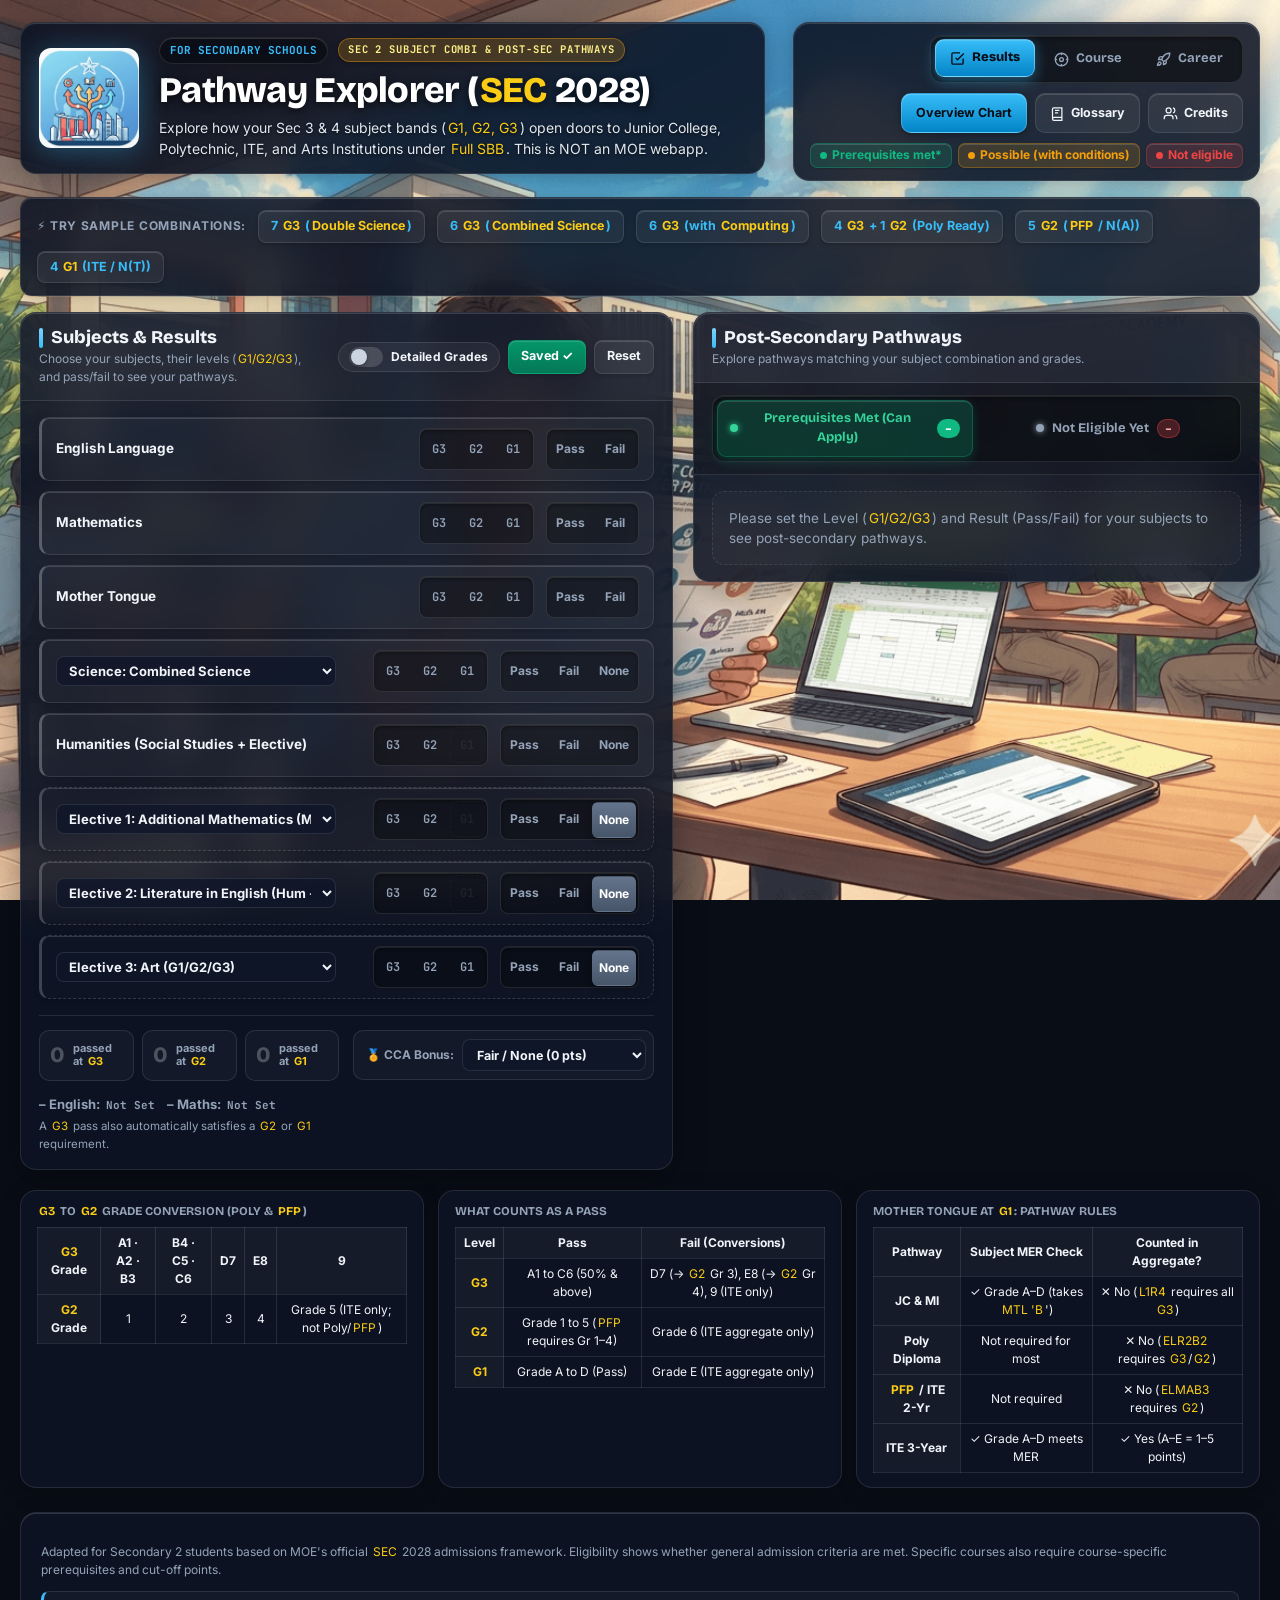
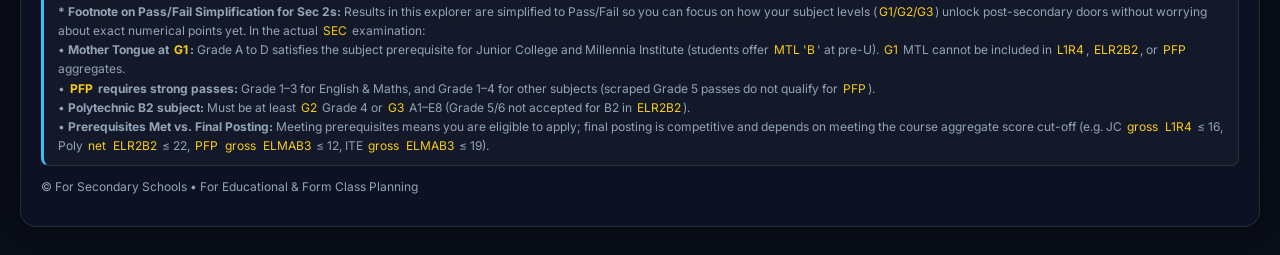
<file: Evan - Pathways/Old Multifile/index.html>
<!doctype html>
<html lang="en">
<head>
<meta charset="utf-8">
<meta name="viewport" content="width=device-width, initial-scale=1, viewport-fit=cover">
<meta name="theme-color" content="#090d16">
<title>For Secondary Schools • Sec 2 Pathway &amp; Subject Combi Explorer</title>
<link rel="icon" type="image/png" href="logo.png">
<link rel="apple-touch-icon" href="logo.png">
<link rel="preload" href="background.png" as="image">
<link rel="preconnect" href="https://fonts.googleapis.com">
<link rel="preconnect" href="https://fonts.gstatic.com" crossorigin>
<link rel="stylesheet" href="https://fonts.googleapis.com/css2?family=Bricolage+Grotesque:opsz,wght@12..96,600;12..96,800&family=Atkinson+Hyperlegible:wght@400;700&family=JetBrains+Mono:wght@600;800&display=swap">
<link rel="stylesheet" href="https://fonts.googleapis.com/css2?family=Inter:wght@400;700&text=0123456789&display=swap">

<link rel="stylesheet" href="css/main.css">
<style>
  body {
    background-color: #090d16;
    background-image: url('background.png');
    background-position: center top;
    background-size: cover;
    background-attachment: fixed;
    background-repeat: no-repeat;
  }
</style>
</head>

<body>
<a class="skip-link" href="#subjects">Skip to subjects</a>

<div class="wrap">
  <header>
    <div class="hdr-left">
      <img class="school-icon" src="logo.png" alt="Secondary School Logo">
      <div class="hdr-text-box">
        <div class="school-badge-wrap">
          <span class="school-badge">FOR SECONDARY SCHOOLS</span>
          <span class="eyebrow">Sec 2 Subject Combi &amp; Post-Sec Pathways</span>
        </div>
        <h1>Pathway Explorer (SEC 2028)</h1>
        <p class="subhead">Explore how your Sec 3 &amp; 4 subject bands (G1, G2, G3) open doors to Junior College, Polytechnic, ITE, and Arts Institutions under Full SBB. This is NOT an MOE webapp.</p>
      </div>
    </div>

    <div class="hdr-right">
      <div class="mode-toggle" role="tablist" aria-label="Mode Toggle: Results, Course, or Career Planning">
        <button type="button" role="tab" class="mode-btn is-active" id="btnModeResults" aria-selected="true" data-mode="results">
          <svg width="15" height="15" viewBox="0 0 24 24" fill="none" stroke="currentColor" stroke-width="2.2"><path d="M9 11l3 3L22 4"/><path d="M21 12v7a2 2 0 0 1-2 2H5a2 2 0 0 1-2-2V5a2 2 0 0 1 2-2h11"/></svg>
          <span>Results</span>
        </button>
        <button type="button" role="tab" class="mode-btn" id="btnModeCourse" aria-selected="false" data-mode="course">
          <svg width="15" height="15" viewBox="0 0 24 24" fill="none" stroke="currentColor" stroke-width="2.2"><circle cx="12" cy="12" r="10"/><circle cx="12" cy="12" r="3"/><line x1="12" y1="2" x2="12" y2="5"/><line x1="12" y1="19" x2="12" y2="22"/><line x1="2" y1="12" x2="5" y2="12"/><line x1="19" y1="12" x2="22" y2="12"/></svg>
          <span>Course</span>
        </button>
        <button type="button" role="tab" class="mode-btn" id="btnModeCareer" aria-selected="false" data-mode="career">
          <svg width="15" height="15" viewBox="0 0 24 24" fill="none" stroke="currentColor" stroke-width="2.2"><path d="M4.5 16.5c-1.5 1.26-2 5-2 5s3.74-.5 5-2c.71-.84.7-2.13-.09-2.91a2.18 2.18 0 0 0-2.91-.09z"/><path d="m12 15-3-3a22 22 0 0 1 2-3.95A12.88 12.88 0 0 1 22 2c0 2.72-.78 7.5-6 11a22.35 22.35 0 0 1-4 2z"/><path d="M9 12H4s.55-3.03 2-4c1.62-1.08 5 0 5 0"/><path d="M12 15v5s3.03-.55 4-2c1.08-1.62 0-5 0-5"/></svg>
          <span>Career</span>
        </button>
      </div>
      <div class="hdr-btns">
        <button type="button" class="ov-open" id="ovOpen" aria-haspopup="dialog" aria-controls="ov">Overview Chart</button>
        <button type="button" class="gl-open" id="glOpen" aria-haspopup="dialog" aria-controls="gl">
          <svg width="15" height="15" viewBox="0 0 24 24" fill="none" stroke="currentColor" stroke-width="2"><path d="M4 19.5V5a2 2 0 0 1 2-2h13v15H6.5A2.5 2.5 0 0 0 4 20.5 2.5 2.5 0 0 0 6.5 23H19v-5"/><path d="M8 7h7M8 11h5"/></svg>
          Glossary
        </button>
        <button type="button" class="gl-open" id="creditsOpen" aria-haspopup="dialog" aria-controls="creditsDlg" title="Credits &amp; Acknowledgements">
          <svg width="15" height="15" viewBox="0 0 24 24" fill="none" stroke="currentColor" stroke-width="2"><path d="M16 21v-2a4 4 0 0 0-4-4H6a4 4 0 0 0-4 4v2"/><circle cx="9" cy="7" r="4"/><path d="M22 21v-2a4 4 0 0 0-3-3.87"/><path d="M16 3.13a4 4 0 0 1 0 7.75"/></svg>
          Credits
        </button>
      </div>
      <div class="legend" aria-label="Colour key">
        <span class="pill p-ok"><i></i>Prerequisites met*</span>
        <span class="pill p-amber"><i></i>Possible (with conditions)</span>
        <span class="pill p-bad"><i></i>Not eligible</span>
      </div>
    </div>
  </header>

  <!-- Main Forward Planning View -->
  <div id="mainView">
  <!-- Quick Presets -->
  <div class="presets-wrap">
    <span class="presets-label">⚡ Try Sample Combinations:</span>
    <button type="button" class="preset-btn" id="prePure">7 G3 (Double Science)</button>
    <button type="button" class="preset-btn" id="preG3">6 G3 (Combined Science)</button>
    <button type="button" class="preset-btn" id="preComp">6 G3 (with Computing)</button>
    <button type="button" class="preset-btn" id="prePoly">4 G3 + 1 G2 (Poly Ready)</button>
    <button type="button" class="preset-btn" id="preG2">5 G2 (PFP / N(A))</button>
    <button type="button" class="preset-btn" id="preG1">4 G1 (ITE / N(T))</button>
    <div class="preset-select-wrap">
      <select class="preset-select" id="presetSelect" aria-label="Sample Combinations">
        <option value="" disabled selected>⚡ Try Sample Combinations...</option>
        <option value="prePure">7 G3 (Double Science)</option>
        <option value="preG3">6 G3 (Combined Science)</option>
        <option value="preComp">6 G3 (with Computing)</option>
        <option value="prePoly">4 G3 + 1 G2 (Poly Ready)</option>
        <option value="preG2">5 G2 (PFP / N(A))</option>
        <option value="preG1">4 G1 (ITE / N(T))</option>
      </select>
    </div>
  </div>

  <!-- Mobile 3-Tab Navigator (Mobile Only) -->
  <nav class="mob-tabs" id="mobTabs" role="tablist" aria-label="Navigation Tabs">
    <button type="button" role="tab" class="mob-tab-btn is-active" id="mobTabSubj" aria-selected="true" aria-controls="subjects">
      <span class="mob-tab-label">Subjects</span>
    </button>
    <button type="button" role="tab" class="mob-tab-btn mob-tab-ok" id="mobTabOk" aria-selected="false" aria-controls="results">
      <span class="tab-indicator"></span>
      <span class="mob-tab-label">Prereqs Met</span>
      <span class="tab-count count-ok" id="mobOkN">0</span>
    </button>
    <button type="button" role="tab" class="mob-tab-btn mob-tab-bad" id="mobTabBad" aria-selected="false" aria-controls="results">
      <span class="tab-indicator"></span>
      <span class="mob-tab-label">Not Eligible</span>
      <span class="tab-count count-bad" id="mobBadN">0</span>
    </button>
  </nav>

  <div class="layout">
    <!-- Subject Configuration Panel -->
    <section class="panel" id="subjects" aria-labelledby="subj-h">
      <div class="panel-h">
        <div>
          <h2 id="subj-h">Subjects &amp; Results</h2>
          <p>Choose your subjects, their levels (G1/G2/G3), and pass/fail to see your pathways.</p>
        </div>
        <div class="panel-btns">
          <label class="toggle-wrap" id="gradeModeWrap" title="Switch between simplified Pass/Fail and detailed grade scoring">
            <input type="checkbox" id="toggleGradeMode" class="sr-only">
            <span class="toggle-switch" aria-hidden="true"></span>
            <span class="toggle-label">Detailed Grades</span>
          </label>
          <button type="button" class="reset" id="save" title="Save choices in your browser">Save</button>
          <button type="button" class="reset" id="reset">Reset</button>
        </div>
      </div>

      <div class="panel-b">
        <div id="aggregateDashboard" class="aggregate-dashboard" hidden></div>
        <div class="subs" id="rows"></div>

        <div class="subject-footer">
          <div class="counts" aria-label="Passes by level">
            <div class="count"><b id="c3">0</b><span>passed at G3</span></div>
            <div class="count"><b id="c2">0</b><span>passed at G2</span></div>
            <div class="count"><b id="c1">0</b><span>passed at G1</span></div>
          </div>
          <div class="cca-wrap" id="ccaWrap">
            <label for="ccaGradeSelect" class="cca-label">🏅 CCA Bonus:</label>
            <select id="ccaGradeSelect" class="cca-select" aria-label="CCA Grade for Bonus Points">
              <option value="none">Fair / None (0 pts)</option>
              <option value="good">Good: B3–C6 (1 pt)</option>
              <option value="excellent">Excellent: A1–A2 (2 pts)</option>
            </select>
          </div>
          <div class="subject-notes">
            <div class="em" id="em"></div>
            <p class="hint">A G3 pass also automatically satisfies a G2 or G1 requirement.</p>
          </div>
        </div>

        <button type="button" class="mob-view-btn" id="mobViewBtn">
          <span>View Pathways (Prereqs Met)</span>
          <span class="tab-count count-ok" id="mobBtnOkN">0</span>
          <span>&rarr;</span>
        </button>
      </div>
    </section>

    <!-- Results Panel -->
    <main class="panel results" id="results" aria-label="Pathway eligibility results">
      <p class="sr-only" id="resultStatus" role="status" aria-live="polite"></p>

      <div class="panel-h">
        <div>
          <h2>Post-Secondary Pathways</h2>
          <p>Explore pathways matching your subject combination and grades.</p>
        </div>
      </div>

      <div class="results-tab-bar">
        <div class="results-tabs" role="tablist" aria-label="Pathway eligibility status">
          <button type="button" role="tab" class="tab-btn tab-ok is-active" id="tabOk" aria-selected="true" aria-controls="paneOk">
            <span class="tab-indicator"></span>
            <span class="tab-label">Prerequisites Met (Can Apply)</span>
            <span class="tab-count count-ok" id="okN">0</span>
          </button>
          <button type="button" role="tab" class="tab-btn tab-bad" id="tabBad" aria-selected="false" aria-controls="paneBad">
            <span class="tab-indicator"></span>
            <span class="tab-label">Not Eligible Yet</span>
            <span class="tab-count count-bad" id="badN">0</span>
          </button>
        </div>
      </div>

      <div class="panel-b">
        <div id="sec5StatusCard" class="sec5-card-wrap" hidden></div>
        <div id="paneOk" role="tabpanel" aria-labelledby="tabOk" class="tab-pane is-active">
          <div class="cards" id="okCards"></div>
          <button type="button" class="mob-back-btn" id="mobBackBtnOk">&larr; Back to Subjects</button>
        </div>

        <div id="paneBad" role="tabpanel" aria-labelledby="tabBad" class="tab-pane" hidden>
          <div class="cards" id="badCards"></div>
          <button type="button" class="mob-back-btn" id="mobBackBtnBad">&larr; Back to Subjects</button>
        </div>
      </div>
    </main>
  </div>

  <!-- Reference Section -->
  <section class="ref" aria-label="Grade reference">
    <div>
      <h3>G3 to G2 Grade Conversion (Poly &amp; PFP)</h3>
      <table>
        <thead><tr><th>G3 Grade</th><th>A1 · A2 · B3</th><th>B4 · C5 · C6</th><th>D7</th><th>E8</th><th>9</th></tr></thead>
        <tbody><tr><th>G2 Grade</th><td>1</td><td>2</td><td>3</td><td>4</td><td>Grade 5 (ITE only; not Poly/PFP)</td></tr></tbody>
      </table>
    </div>
    <div>
      <h3>What Counts as a Pass</h3>
      <table>
        <thead><tr><th>Level</th><th>Pass</th><th>Fail (Conversions)</th></tr></thead>
        <tbody>
          <tr><th>G3</th><td>A1 to C6 (50% &amp; above)</td><td>D7 (→ G2 Gr 3), E8 (→ G2 Gr 4), 9 (ITE only)</td></tr>
          <tr><th>G2</th><td>Grade 1 to 5 (PFP requires Gr 1–4)</td><td>Grade 6 (ITE aggregate only)</td></tr>
          <tr><th>G1</th><td>Grade A to D (Pass)</td><td>Grade E (ITE aggregate only)</td></tr>
        </tbody>
      </table>
    </div>
    <div>
      <h3>Mother Tongue at G1: Pathway Rules</h3>
      <table>
        <thead><tr><th>Pathway</th><th>Subject MER Check</th><th>Counted in Aggregate?</th></tr></thead>
        <tbody>
          <tr><th>JC &amp; MI</th><td>✓ Grade A–D (takes MTL 'B')</td><td>✕ No (L1R4 requires all G3)</td></tr>
          <tr><th>Poly Diploma</th><td>Not required for most</td><td>✕ No (ELR2B2 requires G3/G2)</td></tr>
          <tr><th>PFP / ITE 2-Yr</th><td>Not required</td><td>✕ No (ELMAB3 requires G2)</td></tr>
          <tr><th>ITE 3-Year</th><td>✓ Grade A–D meets MER</td><td>✓ Yes (A–E = 1–5 points)</td></tr>
        </tbody>
      </table>
    </div>
  </section>
  </div>

  <!-- Reverse Planning View (Replaces Main App in Reverse Mode) -->
  <section class="rp-view" id="rpView" hidden aria-labelledby="rpTitle">
    <div class="rp-view-card">
      <div class="rp-view-top">
        <div class="rp-header">
          <span class="rp-tag">🎯 Goal-Oriented Pathway Planner</span>
          <h2 id="rpTitle">Course <span>Planning</span></h2>
          <p class="rp-subhead">Start from your dream destination. Tap any course bubble to inspect minimum SEC 2028 entry requirements, compare courses side-by-side, or load the minimum subject combination directly into Subjects &amp; Results.</p>
        </div>
        <button type="button" class="rp-exit-btn" id="rpExitBtn" title="Back to Results Planning">
          <svg width="14" height="14" viewBox="0 0 24 24" fill="none" stroke="currentColor" stroke-width="2.5"><line x1="19" y1="12" x2="5" y2="12"/><polyline points="12 19 5 12 12 5"/></svg>
          Back to Results
        </button>
      </div>

      <!-- Quick Filters & Compare Trigger -->
      <div class="rp-action-bar">
        <div class="rp-filters" id="rpFilters" role="tablist" aria-label="Course Clusters">
          <button type="button" class="rp-filter is-active" data-filter="all">All Pathways</button>
          <button type="button" class="rp-filter" data-filter="jc">JC and MI</button>
          <button type="button" class="rp-filter" data-filter="poly">Polytechnic</button>
          <button type="button" class="rp-filter" data-filter="pfp">PFP</button>
          <button type="button" class="rp-filter" data-filter="arts">Arts Institutions</button>
          <button type="button" class="rp-filter" data-filter="ite">ITE Higher NITEC</button>
        </div>
        <div class="rp-bar-right">
          <div class="rp-search-wrap">
            <svg class="rp-search-icon" width="14" height="14" viewBox="0 0 24 24" fill="none" stroke="currentColor" stroke-width="2.2"><circle cx="11" cy="11" r="8"/><line x1="21" y1="21" x2="16.65" y2="16.65"/></svg>
            <input type="search" id="rpSearchInput" class="rp-search-input" placeholder="Search e.g. Sports, Nursing, AI, Business..." aria-label="Search courses, subjects, and fields">
          </div>
          <button type="button" class="rp-compare-btn" id="rpToggleCompare">
            <svg width="15" height="15" viewBox="0 0 24 24" fill="none" stroke="currentColor" stroke-width="2.2"><path d="M16 3h5v5"/><path d="m21 3-7 7"/><path d="M8 21H3v-5"/><path d="m3 21 7-7"/></svg>
            <span>Compare Table</span>
            <span class="rp-compare-badge" id="rpCompareCount">0</span>
          </button>
        </div>
      </div>

      <!-- Compare Table Section -->
      <div class="rp-compare-panel" id="rpComparePanel" hidden>
        <div class="rp-compare-header">
          <div class="rp-compare-title">
            <h3>⚖️ Pathway &amp; Course Comparison Tool</h3>
            <p>Compare admissions metrics, Full SBB minimum bands, and subject prerequisites side-by-side.</p>
          </div>
          <div class="rp-compare-actions">
            <button type="button" class="rp-clear-btn" id="rpClearCompare">Clear All</button>
            <button type="button" class="rp-close-compare-btn" id="rpCloseCompare">&times; Back to Bubbles</button>
          </div>
        </div>
        <div class="rp-table-scroll" id="rpCompareTableWrap"></div>
      </div>

      <!-- Two-Column Split Layout: Courses on Left, Selected Course on Right -->
      <div class="rp-split-layout">
        <!-- Left: Course Selections Canvas -->
        <div class="rp-split-left">
          <div class="rp-bubbles-canvas" id="rpBubblesCanvas"></div>
        </div>

        <!-- Right: Sticky Selected Course Inspector & Empty Guide Card -->
        <aside class="rp-split-right" id="rpSplitRight" aria-label="Course Requirements Details">
          <!-- Course Requirements Inspector (Opens on Bubble Click) -->
          <div class="rp-inspector" id="rpInspector" hidden>
            <div class="rp-inspector-h">
              <div class="rp-inspector-title">
                <span class="rp-inspector-icon" id="rpInspectIcon">💻</span>
                <div>
                  <div class="rp-inspector-cat" id="rpInspectCat">Polytechnic Year 1</div>
                  <h4 id="rpInspectName">Course Name</h4>
                </div>
              </div>
              <button type="button" class="rp-inspector-close" id="rpInspectorClose" aria-label="Close details">&times;</button>
            </div>

            <div class="rp-req-grid" id="rpInspectGrid"></div>

            <div class="rp-inspector-details">
              <div class="rp-detail-sec">
                <h5>Scope &amp; Career Clusters</h5>
                <p id="rpInspectDesc"></p>
              </div>
              <div class="rp-detail-sec">
                <h5>Exact Minimum Entry Requirements (MER &amp; Results)</h5>
                <div id="rpInspectMinGrades" class="rp-min-grades"></div>
              </div>
              <div class="rp-detail-sec">
                <h5>Institutions &amp; Progression Pathways</h5>
                <p id="rpInspectCampuses"></p>
              </div>
              <div class="rp-detail-sec" id="rpInspectCurriculumSec" hidden>
                <h5>Curricular Modules &amp; Supervised Clinical Postings</h5>
                <div id="rpInspectCurriculum" class="rp-min-grades" style="border-left:3px solid var(--accent);background:rgba(0,0,0,0.35);"></div>
              </div>
              <div class="rp-detail-sec">
                <h5>Minimum Sec 3/4 Subject Combination (SEC 2028)</h5>
                <div class="rp-combi-pills" id="rpInspectCombi"></div>
              </div>
            </div>

            <div class="rp-inspector-actions">
              <button type="button" class="rp-action-compare" id="rpInspectCompareBtn">+ Add to Compare</button>
              <button type="button" class="rp-action-load" id="rpInspectLoadBtn">
                <svg width="15" height="15" viewBox="0 0 24 24" fill="none" stroke="currentColor" stroke-width="2.2"><path d="M21 15v4a2 2 0 0 1-2 2H5a2 2 0 0 1-2-2v-4"/><polyline points="7 10 12 15 17 10"/><line x1="12" y1="15" x2="12" y2="3"/></svg>
                <span>Load into Subjects &amp; Results</span>
              </button>
            </div>
          </div>

          <!-- Empty State (Shown when no course is currently selected) -->
          <div class="rp-inspector-empty" id="rpInspectorEmpty">
            <div class="rp-empty-icon">👈</div>
            <h3 class="rp-empty-title">Select a Course</h3>
            <p class="rp-empty-desc">Click any course bubble on the left to inspect SEC 2028 minimum entry requirements, career clusters, progression ladders, and 1-click subject combination loading.</p>
            <div class="rp-empty-hints">
              <div class="rp-empty-hint">
                <span class="rp-hint-badge">💡 Pro-Tip</span>
                <span>Use <strong>Compare Table</strong> above to compare admission metrics side-by-side.</span>
              </div>
              <div class="rp-empty-hint">
                <span class="rp-hint-badge">⚡ Quick Load</span>
                <span>Selecting a course allows you to inject its exact required subjects directly into your Results planner.</span>
              </div>
            </div>
          </div>
        </aside>
      </div>

      <div class="rp-view-bottom">
        <button type="button" class="rp-exit-btn rp-exit-btn-bottom" id="rpExitBtnBottom">
          <svg width="14" height="14" viewBox="0 0 24 24" fill="none" stroke="currentColor" stroke-width="2.5"><line x1="19" y1="12" x2="5" y2="12"/><polyline points="12 19 5 12 12 5"/></svg>
          Back to Results Planning
        </button>
      </div>
    </div>
  </section>

  <!-- Career Planning View (Visual Mind Map of Ladders & Islands) -->
  <section class="career-view" id="careerView" hidden aria-labelledby="careerTitle">
    <div class="career-view-card">
      <div class="career-view-top">
        <div class="career-header">
          <span class="career-tag">🚀 Visual Progression Mind Map</span>
          <h2 id="careerTitle">Career <span>Ladders &amp; Islands</span></h2>
          <p class="career-subhead">Explore career stages from Secondary 2 to university degrees and industry leadership. Visual islands light up when your current results meet prerequisites, or dim out if not yet eligible. See exact study durations, timeline milestones, and <strong>💰 paid Work-Study Diplomas</strong> where you earn a full salary while sponsored!</p>
        </div>
        <button type="button" class="rp-exit-btn" id="careerExitBtn" title="Back to Results Planning">
          <svg width="14" height="14" viewBox="0 0 24 24" fill="none" stroke="currentColor" stroke-width="2.5"><line x1="19" y1="12" x2="5" y2="12"/><polyline points="12 19 5 12 12 5"/></svg>
          Back to Results
        </button>
      </div>

      <!-- Career Cluster Selector -->
      <div class="career-cluster-bar">
        <div class="career-clusters" id="careerClusters" role="tablist" aria-label="Career Ladders">
          <button type="button" class="career-cluster-btn is-active" data-cluster="nursing">🩺 Nursing &amp; Healthcare</button>
          <button type="button" class="career-cluster-btn" data-cluster="aerospace">✈️ Aerospace &amp; Aviation</button>
          <button type="button" class="career-cluster-btn" data-cluster="robotics">⚡ Robotics &amp; Electrical</button>
          <button type="button" class="career-cluster-btn" data-cluster="sports">🏃 Sports Science &amp; Fitness</button>
          <button type="button" class="career-cluster-btn" data-cluster="computing">💻 Computing, AI &amp; Cyber</button>
        </div>
      </div>

      <!-- Career Summary & Live Eligibility Indicator -->
      <div class="career-summary-box" id="careerSummaryBox"></div>

      <!-- Mind Map Canvas with Stages and Islands -->
      <div class="career-map-canvas" id="careerMapCanvas"></div>

      <div class="rp-view-bottom">
        <button type="button" class="rp-exit-btn rp-exit-btn-bottom" id="careerExitBtnBottom">
          <svg width="14" height="14" viewBox="0 0 24 24" fill="none" stroke="currentColor" stroke-width="2.5"><line x1="19" y1="12" x2="5" y2="12"/><polyline points="12 19 5 12 12 5"/></svg>
          Back to Results Planning
        </button>
      </div>
    </div>
  </section>

  <!-- Career Island Details Dialog -->
  <dialog class="ov" id="islandDlg" aria-labelledby="islDlgTitle" style="max-width:760px;">
    <div class="ov-inner">
      <button type="button" class="ov-close" id="islandDlgClose" aria-label="Close">&times;</button>
      <div style="display:flex;align-items:center;gap:12px;margin-bottom:6px;">
        <span style="font-size:32px;" id="islDlgIcon">🩺</span>
        <div>
          <span class="eyebrow" id="islDlgStageBadge">Stage 1: Foundational Practice</span>
          <h2 id="islDlgTitle" style="text-align:left;margin:4px 0 0;font-size:22px;">Island Title</h2>
        </div>
      </div>
      <div style="font-size:12.5px;color:var(--muted);margin-bottom:14px;" id="islDlgInst">Institution</div>

      <!-- Live Status Banner in Dialog -->
      <div id="islDlgStatus" style="margin-bottom:14px;padding:10px 14px;border-radius:10px;font-size:12.5px;font-weight:700;"></div>

      <div style="display:grid;grid-template-columns:repeat(auto-fit, minmax(180px, 1fr));gap:10px;margin-bottom:16px;">
        <div style="background:rgba(0,0,0,0.3);border:1px solid var(--rule);border-radius:10px;padding:10px 12px;">
          <div style="font-size:11px;font-weight:700;color:var(--muted);text-transform:uppercase;">Study Duration</div>
          <div style="font-size:14px;font-weight:800;color:var(--accent);" id="islDlgDuration">3 Years</div>
        </div>
        <div style="background:rgba(0,0,0,0.3);border:1px solid var(--rule);border-radius:10px;padding:10px 12px;">
          <div style="font-size:11px;font-weight:700;color:var(--muted);text-transform:uppercase;">Cumulative Years</div>
          <div style="font-size:14px;font-weight:800;color:var(--gold);" id="islDlgCumulative">3 Years from Sec 4</div>
        </div>
        <div style="background:rgba(0,0,0,0.3);border:1px solid var(--rule);border-radius:10px;padding:10px 12px;">
          <div style="font-size:11px;font-weight:700;color:var(--muted);text-transform:uppercase;">Qualification &amp; Role</div>
          <div style="font-size:14px;font-weight:800;color:#34d399;" id="islDlgRole">Role</div>
        </div>
      </div>

      <!-- Paid & Compensation Section -->
      <div id="islDlgPaidSec" style="background:rgba(245,158,11,0.12);border:1px solid rgba(245,158,11,0.35);border-radius:10px;padding:12px 14px;margin-bottom:14px;">
        <div style="font-size:12px;font-weight:800;color:var(--gold);text-transform:uppercase;margin-bottom:4px;">💰 Salary, Stipends &amp; Sponsorship</div>
        <div style="font-size:12.5px;color:#fef08a;line-height:1.5;" id="islDlgCompensation"></div>
      </div>

      <!-- Curriculum & Attachments -->
      <div style="margin-bottom:14px;">
        <h3 style="font-size:13px;font-weight:800;color:#fff;text-transform:uppercase;letter-spacing:.05em;margin-bottom:6px;">📘 What You Will Learn &amp; Attachments</h3>
        <p style="font-size:12.5px;color:#cbd5e1;line-height:1.5;margin:0 0 6px;" id="islDlgCurriculum"></p>
      </div>

      <!-- Full SBB Entry Criteria -->
      <div style="background:rgba(255,255,255,0.03);border:1px solid var(--rule);border-radius:10px;padding:12px 14px;margin-bottom:16px;">
        <div style="font-size:11.5px;font-weight:800;color:var(--accent);text-transform:uppercase;margin-bottom:4px;">🎯 SEC 2028 Minimum Entry Requirements (MER)</div>
        <div style="font-size:12.5px;color:#e2e8f0;line-height:1.5;" id="islDlgMerText"></div>
      </div>

      <div style="display:flex;justify-content:flex-end;gap:10px;padding-top:12px;border-top:1px solid var(--rule);">
        <button type="button" class="rp-action-load" id="islDlgLoadBtn">⚡ Load Required Subjects into Results</button>
      </div>
    </div>
  </dialog>

  <footer>
    <p>Adapted for Secondary 2 students based on MOE's official SEC 2028 admissions framework. Eligibility shows whether general admission criteria are met. Specific courses also require course-specific prerequisites and cut-off points.</p>
    <div class="footer-footnote">
      <p>
        <strong>* Footnote on Pass/Fail Simplification for Sec 2s:</strong> Results in this explorer are simplified to Pass/Fail so you can focus on how your subject levels (G1/G2/G3) unlock post-secondary doors without worrying about exact numerical points yet. In the actual SEC examination:
        <br>&bull; <strong>Mother Tongue at G1:</strong> Grade A to D satisfies the subject prerequisite for Junior College and Millennia Institute (students offer MTL 'B' at pre-U). G1 MTL cannot be included in L1R4, ELR2B2, or PFP aggregates.
        <br>&bull; <strong>PFP requires strong passes:</strong> Grade 1–3 for English &amp; Maths, and Grade 1–4 for other subjects (scraped Grade 5 passes do not qualify for PFP).
        <br>&bull; <strong>Polytechnic B2 subject:</strong> Must be at least G2 Grade 4 or G3 A1–E8 (Grade 5/6 not accepted for B2 in ELR2B2).
        <br>&bull; <strong>Prerequisites Met vs. Final Posting:</strong> Meeting prerequisites means you are eligible to apply; final posting is competitive and depends on meeting the course aggregate score cut-off (e.g. JC gross L1R4 &le; 16, Poly net ELR2B2 &le; 22, PFP gross ELMAB3 &le; 12, ITE gross ELMAB3 &le; 19).
      </p>
    </div>
    <p>&copy; For Secondary Schools &bull; For Educational &amp; Form Class Planning</p>
  </footer>
</div>

<!-- Nursing Progression Ladder Dialog -->
<dialog class="ov" id="npDlg" aria-labelledby="npTitle">
  <div class="ov-inner">
    <button type="button" class="ov-close" id="npClose" aria-label="Close">&times;</button>
    <h2 id="npTitle">🩺 Nursing Career Pathway: <span>Enrolled Nurse to Registered Nurse &amp; Degree</span></h2>
    <p style="font-size:13px;color:#cbd5e1;text-align:center;margin:0 auto 16px;max-width:85ch;">
      If a student qualifies for the <strong>3-Year Higher Nitec pathway</strong>, Singapore offers a structured, progressive career ladder from an <strong>Enrolled Nurse (EN)</strong> up to a <strong>Registered Nurse (RN)</strong> and a University Degree. No student is locked out of a nursing career!
    </p>

    <div class="np-steps">
      <div class="np-step-box s1">
        <div class="np-step-num">Stage 1 • Duration: 3 Years</div>
        <h3 class="np-step-title">ITE 3-Year Higher Nitec in Nursing</h3>
        <div class="np-step-body">
          <p><strong>Campus:</strong> ITE College East (School of Health Sciences)</p>
          <ul>
            <li><strong>Year 1:</strong> Broad-based foundational healthcare and biological science modules.</li>
            <li><strong>Years 2 &amp; 3:</strong> Core nursing specialization, high-tech simulation ward practice, and extensive hospital postings.</li>
            <li><strong>Outcome:</strong> Graduate with Higher Nitec in Nursing; eligible to register with Singapore Nursing Board (SNB) to practise as a licensed <strong>Enrolled Nurse (EN)</strong>.</li>
          </ul>
        </div>
      </div>

      <div class="np-step-box s2">
        <div class="np-step-num">Stage 2 • Duration: 2 to 3 Years</div>
        <h3 class="np-step-title">Diploma in Nursing &rarr; Registered Nurse (RN)</h3>
        <div class="np-step-body">
          <p>Two distinct pathways to upgrade to a <strong>Registered Nurse (RN)</strong>:</p>
          <ul>
            <li><strong>Route A: Full-time Polytechnic Diploma</strong> at NYP or NP (2 to 3 years). With GPA &ge; 3.0, graduates qualify for advanced placement into an <em>accelerated 2-year or 2.5-year</em> route.</li>
            <li><strong>Route B: ITE Work-Study Diploma (WSDip) in Nursing</strong> (3 years). Work as an Enrolled Nurse earning full salary while fully sponsored for part-time diploma training!</li>
          </ul>
        </div>
      </div>

      <div class="np-step-box s3">
        <div class="np-step-num">Stage 3 • Duration: 2 to 3 Years</div>
        <h3 class="np-step-title">University Degree in Nursing (Optional)</h3>
        <div class="np-step-body">
          <p><strong>Institutions:</strong> National University of Singapore (NUS) or Singapore Institute of Technology (SIT).</p>
          <ul>
            <li><strong>Programme:</strong> Bachelor of Science in Nursing.</li>
            <li><strong>Duration:</strong> 2 to 3 years (diploma graduates receive credit exemptions).</li>
            <li><strong>Outcome:</strong> Direct progression to Senior Staff Nurse, Nurse Clinician, Nurse Educator, or Advanced Practice Nurse (APN).</li>
          </ul>
        </div>
      </div>
    </div>

    <h3 style="font-size:14.5px;font-weight:800;color:var(--accent);margin:16px 0 6px;">📊 Total Years &amp; Career Milestone Summary</h3>
    <div class="np-table-wrap">
      <table class="np-table">
        <thead>
          <tr>
            <th>Stage / Qualification</th>
            <th>Duration</th>
            <th>Cumulative Years</th>
            <th>Career Milestone</th>
          </tr>
        </thead>
        <tbody>
          <tr>
            <td><strong>ITE 3-Year Higher Nitec in Nursing</strong></td>
            <td>3 years</td>
            <td><b style="color:var(--gold)">3 years</b></td>
            <td><span class="np-badge-role np-badge-en">Enrolled Nurse (EN)</span></td>
          </tr>
          <tr>
            <td><strong>Polytechnic Diploma / ITE Work-Study Diploma</strong></td>
            <td>2 – 3 years</td>
            <td><b style="color:var(--accent-light)">5 – 6 years</b></td>
            <td><span class="np-badge-role np-badge-rn">Registered Nurse (RN)</span></td>
          </tr>
          <tr>
            <td><strong>Bachelor of Science in Nursing</strong> <em>(Optional)</em></td>
            <td>2 – 3 years</td>
            <td><b style="color:#d8b4fe">7 – 9 years</b></td>
            <td><span class="np-badge-role np-badge-deg">Staff / Senior Nurse / APN</span></td>
          </tr>
        </tbody>
      </table>
    </div>

    <div style="font-size:12px;color:var(--muted);background:rgba(255,255,255,0.03);border:1px solid var(--rule);border-radius:10px;padding:10px 14px;margin-top:10px;line-height:1.5;">
      💡 <strong>Did You Know?</strong> Public healthcare clusters (SingHealth, National Healthcare Group, and NUHS) offer full sponsorship packages and monthly training allowances. For Enrolled Nurses, the ITE Work-Study Diploma lets you earn full pay while the hospital pays for your diploma!
    </div>

    <div class="np-actions" style="display:flex;flex-wrap:wrap;gap:8px;margin-top:16px;padding-top:14px;border-top:1px solid var(--rule);justify-content:flex-end;">
      <button type="button" class="np-action-btn" id="npLoadIteBtn" style="background:rgba(245,158,11,0.2);border:1px solid var(--gold);color:#fef08a;font-family:var(--f-display);font-size:12px;font-weight:700;padding:7px 12px;border-radius:8px;cursor:pointer;">⚡ Load ITE Nursing Combi (G1)</button>
      <button type="button" class="np-action-btn" id="npLoadPolyBtn" style="background:rgba(56,189,248,0.2);border:1px solid var(--accent);color:#7dd3fc;font-family:var(--f-display);font-size:12px;font-weight:700;padding:7px 12px;border-radius:8px;cursor:pointer;">⚡ Load Poly Nursing Combi (G3)</button>
      <button type="button" class="np-action-btn" id="npInspectIteBtn" style="background:rgba(255,255,255,0.08);border:1px solid var(--rule);color:var(--ink);font-family:var(--f-display);font-size:12px;font-weight:700;padding:7px 12px;border-radius:8px;cursor:pointer;">🔍 Inspect ITE Nursing Details</button>
      <button type="button" class="np-action-btn" id="npInspectPolyBtn" style="background:rgba(255,255,255,0.08);border:1px solid var(--rule);color:var(--ink);font-family:var(--f-display);font-size:12px;font-weight:700;padding:7px 12px;border-radius:8px;cursor:pointer;">🔍 Inspect Poly Nursing Details</button>
    </div>
  </div>
</dialog>

<!-- Overview Dialog -->
<dialog class="ov" id="ov" aria-labelledby="ovTitle">
  <div class="ov-inner">
    <button type="button" class="ov-close" id="ovClose" aria-label="Close">&times;</button>
    <h2 id="ovTitle">Overview of <span>Post-Secondary Admissions</span></h2>
    <div style="overflow-x:auto">
      <table class="ovt">
        <thead>
          <tr class="band"><th class="corner"></th><th colspan="8">POST-SECONDARY PATHWAYS</th></tr>
          <tr>
            <th class="corner">Taking at least</th>
            <th>3-Yr Higher Nitec</th><th>2-Yr Higher Nitec</th><th>NAFA (NFP)</th>
            <th>Arts Inst.</th><th>Poly (PFP)</th><th>Poly Year 1</th>
            <th>Millennia Inst.</th><th>Junior College</th>
          </tr>
        </thead>
        <tbody>
          <tr><th scope="row">5 G3 subjects</th><td class="y"><span class="ck">✓</span></td><td class="y"><span class="ck">✓</span></td><td class="n"><span class="ck">✓</span></td><td class="y"><span class="ck">✓</span></td><td class="n"><span class="ck">✓</span></td><td class="y"><span class="ck">✓</span></td><td class="y"><span class="ck">✓</span></td><td class="n"><span class="ck">✓</span></td></tr>
          <tr><th scope="row">4 G3 + 1 G2</th><td class="y"><span class="ck">✓</span></td><td class="y"><span class="ck">✓</span></td><td class="n"><span class="ck">✓</span></td><td class="n"><span class="ck">✓</span></td><td class="n"><span class="ck">✓</span></td><td class="n"><span class="ck">✓</span></td><td></td><td></td></tr>
          <tr><th scope="row">5 G2 subjects</th><td class="y"><span class="ck">✓</span></td><td class="y"><span class="ck">✓</span></td><td class="y"><span class="ck">✓</span></td><td></td><td class="y"><span class="ck">✓</span></td><td></td><td></td><td></td></tr>
          <tr><th scope="row">4 G1 subjects</th><td class="y"><span class="ck">✓</span></td><td class="s"><span class="ck">✓*</span></td><td></td><td></td><td></td><td></td><td></td><td></td></tr>
        </tbody>
      </table>
    </div>
    <p style="font-size:12px;color:var(--muted);margin-top:10px;">*Students offering 4 G1 subjects enter Year 1 of 3-Year Higher Nitec and can qualify for an accelerated 2-year route based on Year 1 Sem 1 exam results.</p>
    <div style="font-size:12px;color:var(--muted);margin-top:12px;display:flex;flex-direction:column;gap:6px;">
      <div>Reference: <a href="https://www.moe.gov.sg/media/images/microsite/58d2802f-a689-457c-ad6f-3219e7a82664.jpg" target="_blank" rel="noopener" style="color:var(--accent)">MOE Post-Secondary Admissions Overview Reference</a></div>
      <div>For more information: <a href="https://www.moe.gov.sg/psle-fsbb/resources/full-subject-based-banding" target="_blank" rel="noopener" style="color:var(--accent)">MOE Full Subject-Based Banding Resources</a></div>
    </div>
  </div>
</dialog>

<!-- Glossary Dialog -->
<dialog class="ov gl" id="gl" aria-labelledby="glTitle">
  <div class="ov-inner">
    <button type="button" class="ov-close" id="glClose" aria-label="Close">&times;</button>
    <h2 id="glTitle">Glossary of Terms</h2>
    <div class="gloss">
      <dl>
        <div><dt>SEC</dt><dd>Singapore-Cambridge Secondary Education Certificate (taken at the end of Secondary 4 from 2027/2028).</dd></div>
        <div><dt>G1, G2, G3</dt><dd>General 1, 2, and 3 under Full SBB. G3 is the most demanding (Express standard).</dd></div>
        <div><dt>G1 Mother Tongue</dt><dd>Grade A to D satisfies the subject entry requirement for JC and MI (students will offer MTL 'B'). It cannot be computed into L1R4, ELR2B2, or PFP ELMAB3, but counts 1–4 points for ITE 3-Year Higher Nitec.</dd></div>
        <div><dt>MTL 'B'</dt><dd>A pre-university Mother Tongue syllabus at JC and MI with greater emphasis on practical listening and spoken skills, offered to students who took G1 Mother Tongue in secondary school.</dd></div>
        <div><dt>L1R4</dt><dd>First Language + 4 Relevant subjects (all at G3). Used for Junior College and Millennia Institute.</dd></div>
        <div><dt>ELR2B2</dt><dd>English + 2 Relevant + Best 2 other subjects. Used for Polytechnic Year 1 diplomas (ELR2B2-A/B/C/D).</dd></div>
        <div><dt>ELMAB3</dt><dd>English + Mathematics + Best 3 other subjects. Used for PFP (≤12) and 2-Year Higher Nitec (≤19).</dd></div>
        <div><dt>PFP</dt><dd>Polytechnic Foundation Programme: a 1-year foundation leading directly to a poly diploma without a 5th year in secondary school.</dd></div>
        <div><dt>Gross vs Net</dt><dd>JC (≤16) and PFP (≤12) require gross scores before CCA deduction. Poly Year 1 (≤22) is net after deducting up to 2 CCA bonus points.</dd></div>
        <div><dt>Higher Nitec</dt><dd>ITE certificate leading to employment or poly progression. 2-Year uses ELMAB3; 3-Year uses R2B2, R1B3, or B4.</dd></div>
        <div><dt>HMTL</dt><dd>Higher Mother Tongue Language (G3). Passing both G3 English and HMTL awards 2 bonus points for JC admission (capped at 3 total bonus points).</dd></div>
        <div><dt>Science at our school</dt><dd>Our school offers Double Science (split into 2: Chemistry, Physics, Biology) and Combined Science. Triple Science is not offered.</dd></div>
        <div><dt>Computing &amp; Business</dt><dd>Our school offers Computing across G1, G2, and G3 levels. Computing directly qualifies as a relevant subject for Polytechnic Information &amp; Digital Technologies diplomas (ELR2B2-C), ITE Infocomm courses (R1B3-B), and counts towards JC/MI L1R4. Business (EBS) is offered at G1 level.</dd></div>
        <div><dt>CourseFinder</dt><dd>Official MOE directory (<a href="https://www.moe.gov.sg/coursefinder" target="_blank" rel="noopener" style="color:var(--accent)">moe.gov.sg/coursefinder</a>) where students can check entry requirements for specific diploma &amp; Higher Nitec courses including Computing.</dd></div>
        <div><dt>Enrolled Nurse (EN)</dt><dd>A licensed healthcare professional registered with the Singapore Nursing Board (SNB) via the ITE 3-Year Higher Nitec in Nursing (College East). ENs deliver vital patient care and can upgrade to Registered Nurse via Polytechnic Diploma or ITE Work-Study Diploma.</dd></div>
        <div><dt>Registered Nurse (RN)</dt><dd>A professional nurse registered with SNB after completing a Polytechnic Diploma in Nursing, ITE Work-Study Diploma, or University Degree. RNs develop patient care plans, administer complex medications, and supervise nursing teams.</dd></div>
        <div><dt>Work-Study Diploma (Nursing)</dt><dd>A 3-year fully sponsored upgrading diploma by ITE in partnership with public healthcare clusters. Enrolled Nurses work full-time earning a regular monthly salary while completing part-time diploma training to upgrade to Registered Nurses.</dd></div>
      </dl>
    </div>
  </div>
</dialog>

<!-- Credits & Acknowledgements Dialog -->
<dialog class="ov" id="creditsDlg" aria-labelledby="creditsTitle" style="max-width:820px;">
  <div class="ov-inner">
    <button type="button" class="ov-close" id="creditsClose" aria-label="Close">&times;</button>
    <span class="eyebrow" style="margin-bottom:8px;">Project Attribution</span>
    <h2 id="creditsTitle" style="text-align:left;margin-bottom:8px;">Credits &amp; <span>Acknowledgements</span></h2>
    <p style="font-size:13px;color:var(--muted);margin:0 0 16px;">This educational planning tool builds upon foundational Full SBB post-secondary evaluation models, significantly expanded for Secondary 2 streaming and goal-oriented pathway planning.</p>

    <div style="display:grid;gap:14px;">
      <!-- Evan Liao -->
      <div style="background:rgba(255,255,255,0.03);border:1px solid var(--rule);border-left:4px solid var(--accent);border-radius:12px;padding:14px 16px;">
        <div style="display:flex;align-items:center;justify-content:space-between;flex-wrap:wrap;gap:6px;margin-bottom:8px;">
          <h3 style="font-size:16px;font-weight:800;color:#fff;">Evan Liao</h3>
          <span style="font-family:var(--f-mono);font-size:11px;font-weight:700;padding:2px 8px;border-radius:999px;background:rgba(56,189,248,0.18);color:var(--accent-light);border:1px solid rgba(56,189,248,0.35);">Sec 2 Adaptation, Feature Engineering &amp; UI</span>
        </div>
        <ul style="margin:0;padding-left:18px;font-size:12.5px;color:#cbd5e1;line-height:1.55;">
          <li><strong>Reverse Planning Engine:</strong> Designed the destination-first explorer with course cluster bubbles, search filters, course requirements inspector, side-by-side comparison table, and 1-click subject combination injector.</li>
          <li><strong>Sec 2 Subject Combi System:</strong> Engineered dynamic elective selectors, Core Science split logic (Combined vs Pure Double Science with limit validation), and multi-band Computing (G1–G3) based on own school needs.</li>
          <li><strong>Healthcare &amp; Nursing Ladder:</strong> Created the structured career progression module mapping Enrolled Nurse (ITE) to Registered Nurse (Poly / Work-Study Diploma) and University degrees.</li>
          <li><strong>Interactive In-Text Glossary:</strong> Developed the live text-annotation engine and hover/touch definition tooltip system.</li>
          <li><strong>UI &amp; Mobile Responsive Overhaul:</strong> Built the dark glassmorphic interface, sample combination presets, and the mobile 3-tab navigator.</li>
        </ul>
      </div>

      <!-- Mathew Lim -->
      <div style="background:rgba(255,255,255,0.03);border:1px solid var(--rule);border-left:4px solid var(--ok);border-radius:12px;padding:14px 16px;">
        <div style="display:flex;align-items:center;justify-content:space-between;flex-wrap:wrap;gap:6px;margin-bottom:8px;">
          <h3 style="font-size:16px;font-weight:800;color:#fff;">Mathew Lim</h3>
          <span style="font-family:var(--f-mono);font-size:11px;font-weight:700;padding:2px 8px;border-radius:999px;background:rgba(16,185,129,0.18);color:#6ee7b7;border:1px solid rgba(16,185,129,0.35);">Original Prototype &amp; Core Evaluation Architecture</span>
        </div>
        <ul style="margin:0;padding-left:18px;font-size:12.5px;color:#cbd5e1;line-height:1.55;">
          <li><strong>Core Algorithmic Model:</strong> Conceived the initial Post-Secondary Pathway Explorer prototype evaluating Full SBB G1/G2/G3 passes against post-secondary pathways.</li>
          <li><strong>Grade Mapping Architecture:</strong> Established the foundational conversion logic mapping G3 fail grades (D7/E8) to G2 pass equivalents.</li>
          <li><strong>Admissions Data Baseline:</strong> Formulated the baseline eligibility data structures for JC, MI, Poly Year 1, PFP, and Higher Nitec.</li>
        </ul>
      </div>

      <!-- Official Data Sources -->
      <div style="background:rgba(255,255,255,0.02);border:1px solid var(--rule);border-radius:12px;padding:12px 14px;font-size:12px;color:var(--muted);line-height:1.5;">
        <strong style="color:#e2e8f0;">Institutional Frameworks:</strong> Admission requirements and aggregate scoring criteria (L1R4, ELR2B2, ELMAB3, R1B3) are based on official guidelines from the <strong>Ministry of Education (MOE)</strong>, <strong>SEAB</strong>, <strong>Singapore Nursing Board (SNB)</strong>, and respective post-secondary institutions.
      </div>
    </div>
  </div>
</dialog>

<div class="toast-notice" id="toastNotice" role="alert" aria-live="polite"></div>

<a class="jump" id="jump" href="#results"><span class="j-ok"><b id="jOk">0</b> prereqs met</span> &bull; <span class="j-bad"><b id="jBad">0</b> not eligible</span> &bull; View Results &darr;</a>

<script>
  // Sync inspector display state & maintain scroll position for split view
  document.addEventListener('DOMContentLoaded', () => {
    const inspector = document.getElementById('rpInspector');
    const empty = document.getElementById('rpInspectorEmpty');
    const rightCol = document.getElementById('rpSplitRight');
    if (!inspector || !empty) return;
    let lastCourse = '';
    const sync = () => {
      const isHidden = inspector.hidden || inspector.style.display === 'none' || inspector.classList.contains('hidden');
      if (window.innerWidth <= 860) {
        empty.style.display = 'none';
      } else {
        empty.style.display = isHidden ? 'flex' : 'none';
      }
      if (!isHidden) {
        const name = document.getElementById('rpInspectName')?.textContent || '';
        if (name && name !== lastCourse) {
          lastCourse = name;
          if (rightCol) rightCol.scrollTop = 0;
          if (window.innerWidth <= 860) {
            inspector.scrollIntoView({ behavior: 'smooth', block: 'start' });
          }
        }
      }
    };
    const obs = new MutationObserver(sync);
    obs.observe(inspector, { attributes: true, attributeFilter: ['hidden', 'style', 'class'] });
    window.addEventListener('resize', sync);
    sync();
  });
</script>
<script type="module" src="src/main.js"></script>
</body>
</html>
</file>
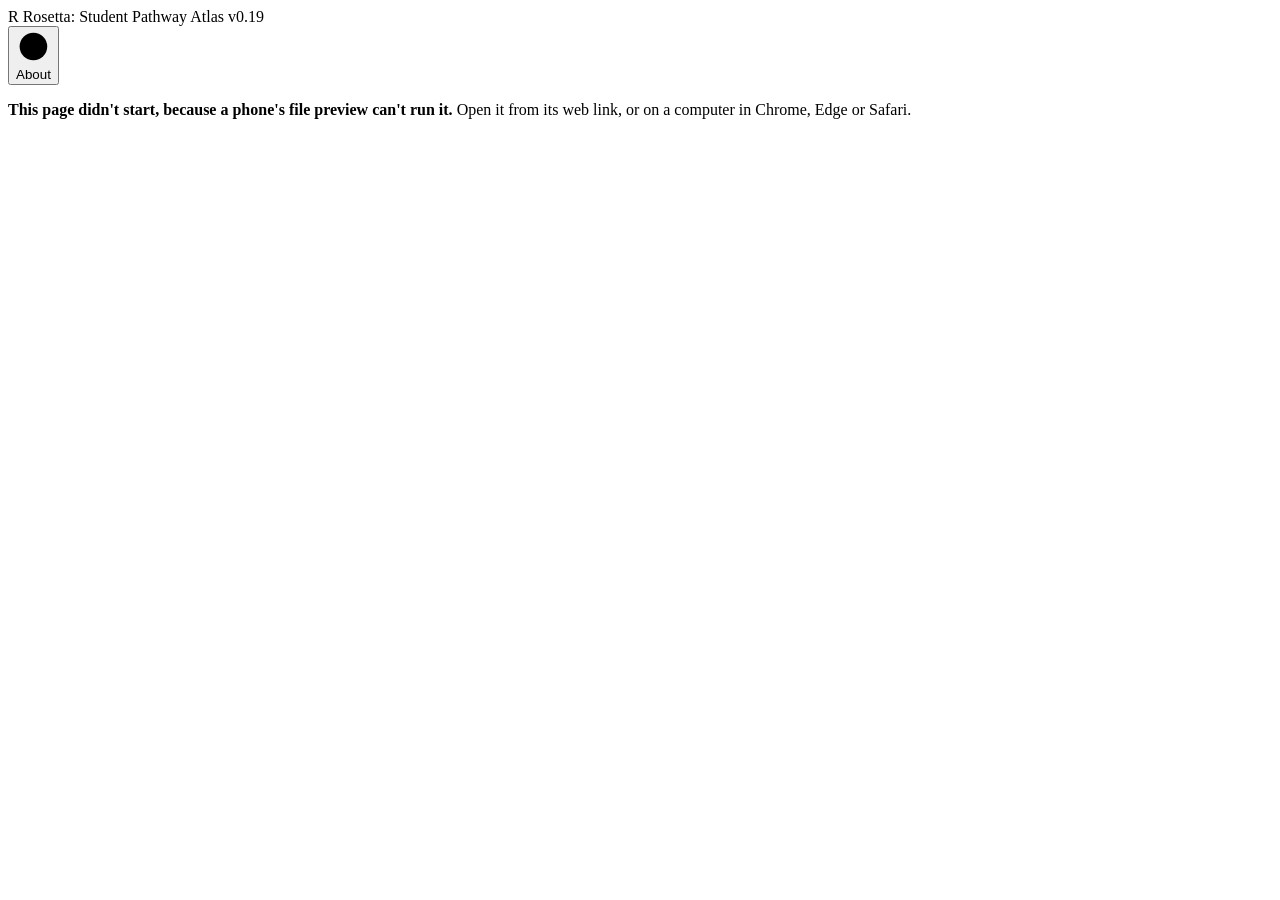
<file: student-pathway-atlas/app/src/ui/index.html>
<!doctype html>
<html lang="en-SG">
<head>
<meta charset="utf-8">
<meta name="viewport" content="width=device-width, initial-scale=1, viewport-fit=cover">
<meta name="color-scheme" content="light dark">
<link rel="icon" href="data:image/svg+xml,%3Csvg xmlns='http://www.w3.org/2000/svg' viewBox='0 0 32 32'%3E%3Cdefs%3E%3ClinearGradient id='g' x1='0' y1='0' x2='1' y2='1'%3E%3Cstop offset='0' stop-color='%238D6E63'/%3E%3Cstop offset='1' stop-color='%234E342E'/%3E%3C/linearGradient%3E%3C/defs%3E%3Crect width='32' height='32' rx='7' fill='url(%23g)'/%3E%3Ctext x='16' y='23' text-anchor='middle' font-family='system-ui,sans-serif' font-size='20' font-weight='700' fill='white'%3ER%3C/text%3E%3C/svg%3E">
<title>Rosetta: Student Pathway Atlas · v0.19</title>
<meta name="description" content="Enter your exam results to see the post-secondary courses you can apply for, and how your net aggregate compares with the 2026 cut-off.">
<!--@STYLE-->
</head>
<body data-route="input">
<header class="topbar">
  <div class="brand" title="Rosetta: Student Pathway Atlas v0.19">
    <span class="brand-icon" aria-hidden="true">R</span>
    <!-- the colon sits inside brand-name so the flex gap adds no space before it (series-branding skill) -->
    <span class="brand-name">Rosetta<span class="brand-sep">:</span></span>
    <span class="brand-sub">Student Pathway Atlas</span>
    <span class="brand-version">v0.19</span>
  </div>
  <nav class="tabs" id="tabs" aria-label="Sections"></nav>
  <!-- About, behind an "i" on every tab -->
  <button type="button" class="btn-quiet top-i" data-do="about-open" id="about-i" aria-haspopup="dialog"><svg class="top-i-c" viewBox="0 0 24 24" aria-hidden="true" focusable="false"><circle cx="12" cy="12" r="9.5"/><path d="M12 11.5v5.5M12 7.5h.01"/></svg><span class="sr-only">About</span></button>
</header>

<main class="layout" id="main">
  <!-- shown only when the script does not run (an iPhone file preview); app.js removes it first thing -->
  <div class="nojs card" id="nojs"><p><strong>This page didn't start, because a phone's file preview can't run it.</strong> Open it from its web link, or on a computer in Chrome, Edge or Safari.</p></div>
  <section class="screen s-input" id="s-input" aria-label="Your results and choices"></section>
  <section class="screen s-input s-options" id="s-options" aria-label="Options"></section>
  <section class="screen s-list" id="s-list" aria-label="Courses"></section>
  <section class="screen s-pane" id="s-pane" aria-label="Course details and panels"></section>
</main>

<div class="bar" id="bar" hidden></div>
<div class="scrim" id="scrim" hidden></div>
<div class="sheet" id="sheet" hidden></div>
<div class="toast" id="toast" role="status" aria-live="polite"></div>
<!--@SCRIPTS-->
</body>
</html>
</file>
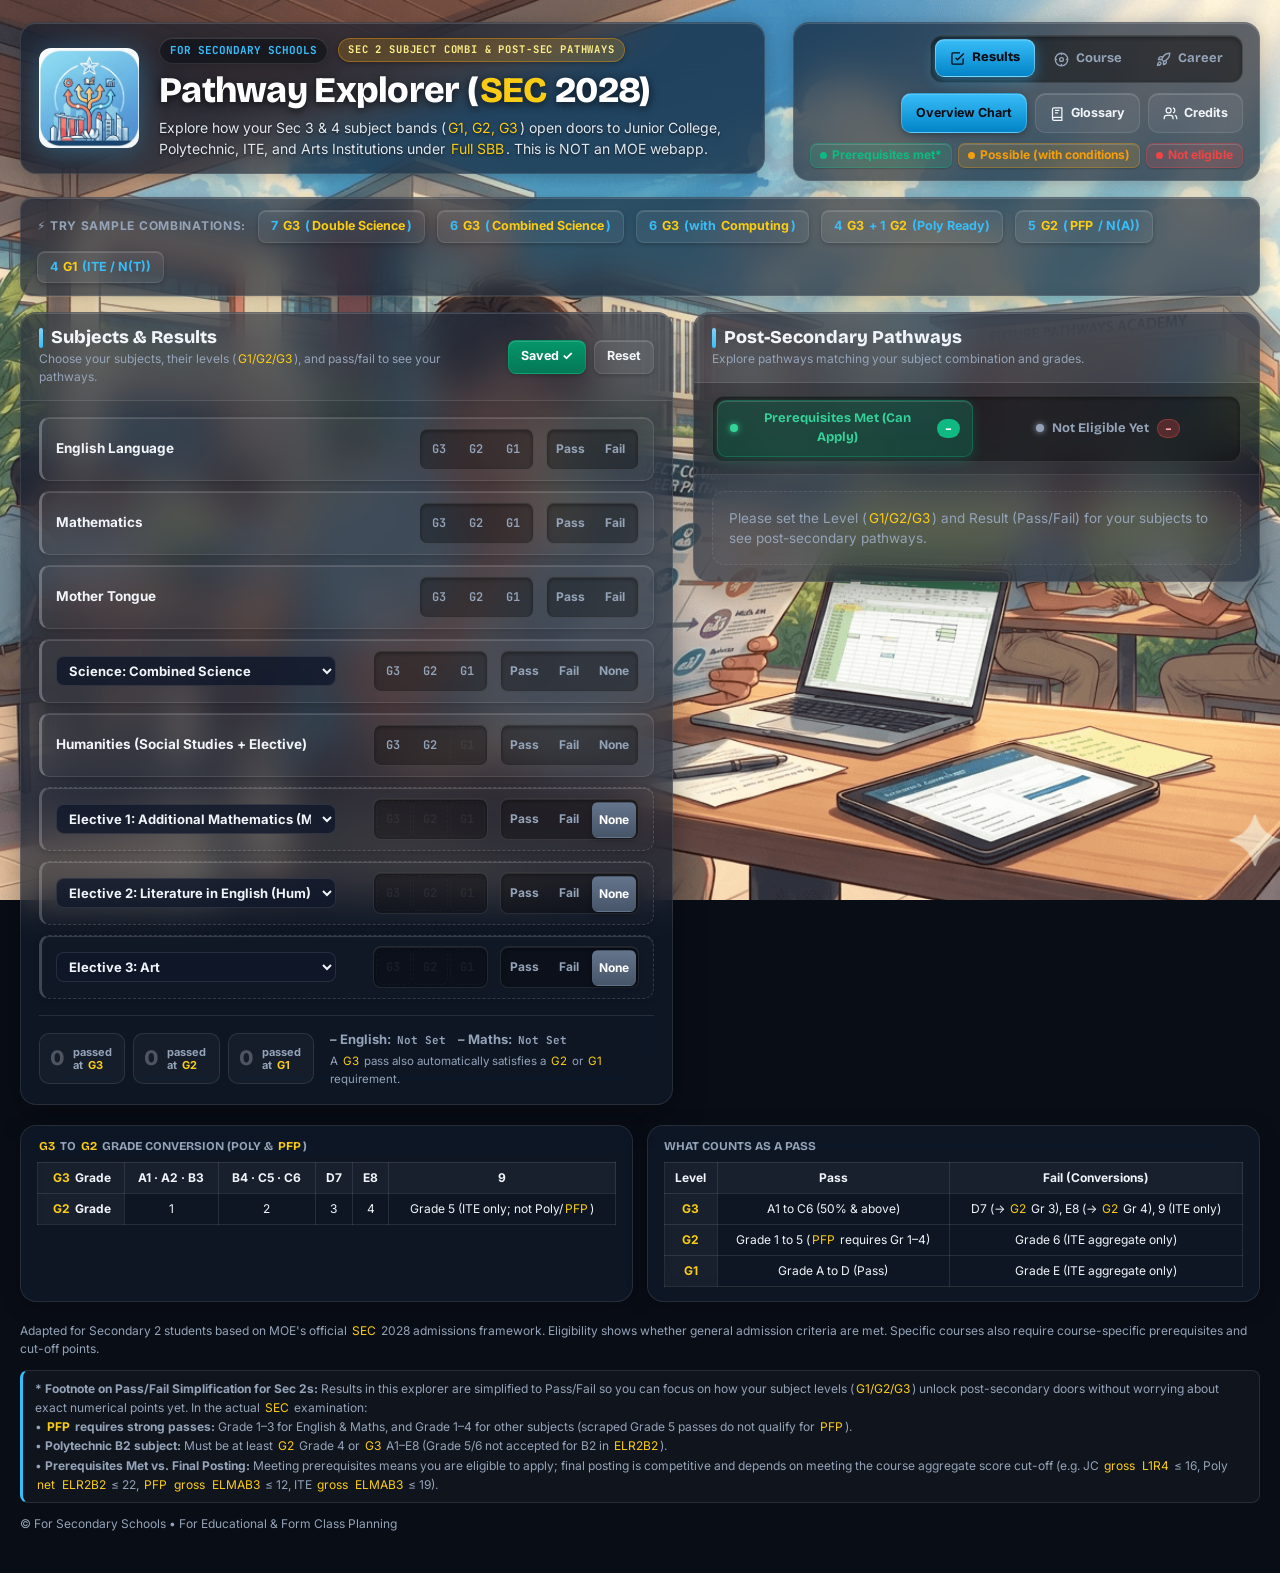
<file: Evan - Pathways/indexOLD.html>
<!doctype html>
<html lang="en">
<head>
<meta charset="utf-8">
<meta name="viewport" content="width=device-width, initial-scale=1, viewport-fit=cover">
<meta name="theme-color" content="#090d16">
<title>For Secondary Schools • Sec 2 Pathway &amp; Subject Combi Explorer</title>
<link rel="icon" href="logo.png">
<link rel="preconnect" href="https://fonts.googleapis.com">
<link rel="preconnect" href="https://fonts.gstatic.com" crossorigin>
<link rel="stylesheet" href="https://fonts.googleapis.com/css2?family=Bricolage+Grotesque:opsz,wght@12..96,600;12..96,800&family=Atkinson+Hyperlegible:wght@400;700&family=JetBrains+Mono:wght@600;800&display=swap">
<link rel="stylesheet" href="https://fonts.googleapis.com/css2?family=Inter:wght@400;700&text=0123456789&display=swap">

<style>
/* Base Theme & Variables */
:root {
  color-scheme: dark;
  --bg: #090d16;
  --surface: rgba(18, 28, 45, 0.65);
  --surface-2: rgba(24, 37, 58, 0.65);
  --ink: #f1f5f9;
  --muted: #94a3b8;
  --rule: rgba(255, 255, 255, 0.1);
  --accent: #38bdf8;
  --accent-light: #7dd3fc;
  --accent-ink: #090d16;
  --gold: #f59e0b;
  --gold-bg: rgba(245, 158, 11, 0.15);
  --ok: #10b981;
  --ok-bg: rgba(16, 185, 129, 0.15);
  --ok-line: rgba(16, 185, 129, 0.3);
  --amber: #f59e0b;
  --amber-bg: rgba(245, 158, 11, 0.15);
  --amber-line: rgba(245, 158, 11, 0.3);
  --bad: #ef4444;
  --bad-bg: rgba(239, 68, 68, 0.15);
  --bad-line: rgba(239, 68, 68, 0.3);
  --f-display: "Bricolage Grotesque", "Segoe UI", system-ui, sans-serif;
  --f-body: "Inter", "Atkinson Hyperlegible", "Segoe UI", system-ui, sans-serif;
  --f-mono: "JetBrains Mono", ui-monospace, Menlo, monospace;
  --r: 16px;
  --hi: inset 0 1px 0 rgba(255, 255, 255, 0.15);
  --e1: 0 4px 20px rgba(0, 0, 0, 0.25);
  --e2: 0 8px 32px rgba(0, 0, 0, 0.35);
  --e3: 0 16px 48px rgba(0, 0, 0, 0.5);
}
* { box-sizing: border-box; }
html { scroll-padding-top: 16px; scroll-behavior: smooth; }
body {
  margin: 0; min-width: 280px; color: var(--ink);
  font-family: var(--f-body); font-size: 15px; line-height: 1.5;
  padding: 0 max(18px, env(safe-area-inset-right)) max(28px, env(safe-area-inset-bottom)) max(18px, env(safe-area-inset-left));
  background: url("background.png") center center / cover no-repeat fixed, var(--bg);
}
.wrap { max-width: 1240px; margin: 0 auto; }
h1, h2, h3 { font-family: var(--f-display); margin: 0; line-height: 1.15; text-wrap: balance; }
button, select { font: inherit; color: inherit; }
button, a { touch-action: manipulation; -webkit-tap-highlight-color: transparent; }
:focus-visible { outline: 3px solid var(--accent); outline-offset: 3px; }
.sr-only, .skip-link:not(:focus) { position: absolute; width: 1px; height: 1px; padding: 0; margin: -1px; overflow: hidden; clip-path: inset(50%); white-space: nowrap; border: 0; }
.skip-link:focus { position: fixed; top: 12px; left: 12px; z-index: 100; background: var(--surface); padding: 12px 18px; border-radius: 10px; }

/* School Top Header */
header {
  padding-block: 22px 16px; display: grid; grid-template-columns: minmax(0, 1fr) auto;
  align-items: start; gap: 16px 28px;
}
.hdr-left {
  display: flex; align-items: center; gap: 20px; min-width: 0;
  background: var(--surface); backdrop-filter: blur(20px); -webkit-backdrop-filter: blur(20px);
  border: 1px solid var(--rule); border-radius: var(--r); padding: 14px 18px;
  box-shadow: var(--hi), var(--e1);
}
.hdr-text-box { min-width: 0; }
.school-badge-wrap { display: flex; align-items: center; gap: 10px; margin-bottom: 6px; flex-wrap: wrap; }
.school-badge {
  display: inline-flex; align-items: center; gap: 6px; padding: 4px 10px; border-radius: 999px;
  background: rgba(0, 0, 0, 0.35); backdrop-filter: blur(12px); -webkit-backdrop-filter: blur(12px);
  border: 1px solid var(--rule); font-family: var(--f-mono);
  font-size: 11px; font-weight: 700; color: var(--accent); box-shadow: var(--hi), var(--e1);
}
.eyebrow {
  display: inline-flex; align-items: center; font-family: var(--f-mono); font-size: 10.5px; font-weight: 700;
  letter-spacing: .08em; text-transform: uppercase; color: #fef08a;
  background: rgba(245, 158, 11, 0.2); border: 1px solid rgba(245, 158, 11, 0.4);
  padding: 3px 9px; border-radius: 999px; box-shadow: 0 1px 4px rgba(0,0,0,0.3);
}
header h1 {
  font-size: clamp(26px, 3vw, 36px); font-weight: 800; letter-spacing: -.02em;
  color: #ffffff; text-shadow: 0 2px 10px rgba(0, 0, 0, 0.75);
}
.school-icon {
  width: 100px; height: 100px; flex-shrink: 0; object-fit: contain;
  border-radius: 12px; filter: drop-shadow(0 4px 14px rgba(56, 189, 248, 0.35));
}
header p.subhead { margin: 6px 0 0; color: #e2e8f0; font-size: 14px; max-width: 70ch; text-shadow: 0 1px 3px rgba(0,0,0,0.7); }
.hdr-right {
  justify-self: end; align-self: start; display: flex; flex-direction: column; align-items: flex-end; gap: 10px;
  background: var(--surface); backdrop-filter: blur(20px); -webkit-backdrop-filter: blur(20px);
  border: 1px solid var(--rule); border-radius: var(--r); padding: 12px 16px;
  box-shadow: var(--hi), var(--e1);
}
.hdr-btns { display: flex; gap: 8px; flex-wrap: wrap; }
.legend { display: flex; flex-wrap: wrap; gap: 6px; justify-content: flex-end; }
.pill {
  display: inline-flex; align-items: center; gap: 5px; font-size: 12px; font-weight: 700;
  padding: 3px 9px; border-radius: 7px; border: 1px solid transparent; line-height: 1.4;
  box-shadow: var(--hi), 0 1px 2px rgba(0,0,0,0.2);
}
.pill i { width: 7px; height: 7px; border-radius: 50%; background: currentColor; flex-shrink: 0; }
.p-ok { background: var(--ok-bg); color: var(--ok); border-color: var(--ok-line); }
.p-amber { background: var(--amber-bg); color: var(--amber); border-color: var(--amber-line); }
.p-bad { background: var(--bad-bg); color: var(--bad); border-color: var(--bad-line); }

/* Sec 2 Student Helper Banner */
.sec2-callout {
  background: var(--surface); backdrop-filter: blur(16px); -webkit-backdrop-filter: blur(16px);
  border: 1px solid var(--rule); border-left: 4px solid var(--accent);
  border-radius: 12px; padding: 12px 16px; margin-bottom: 16px;
  display: flex; flex-wrap: wrap; align-items: center; justify-content: space-between; gap: 10px;
  box-shadow: var(--hi), var(--e1); font-size: 13px;
}
.sec2-callout .info { display: flex; align-items: center; gap: 8px; }
.sec2-callout .info svg { width: 20px; height: 20px; stroke: var(--accent); flex-shrink: 0; }
.sec2-callout .levels { display: flex; gap: 8px; flex-wrap: wrap; font-size: 12px; font-family: var(--f-mono); }
.sec2-callout .levels span { background: rgba(255, 255, 255, 0.05); padding: 2px 8px; border-radius: 6px; border: 1px solid var(--rule); }

/* Presets Bar */
.presets-wrap {
  background: var(--surface); backdrop-filter: blur(16px); -webkit-backdrop-filter: blur(16px);
  border: 1px solid var(--rule); border-radius: 12px;
  padding: 12px 16px; margin-bottom: 16px; box-shadow: var(--hi), var(--e1);
  display: flex; flex-wrap: wrap; align-items: center; gap: 8px 12px;
}
.presets-label { font-size: 12px; font-weight: 700; color: var(--muted); text-transform: uppercase; letter-spacing: .06em; }
.preset-btn {
  background: rgba(255, 255, 255, 0.05); border: 1px solid var(--rule);
  padding: 6px 12px; border-radius: 8px; font-size: 12.5px; font-weight: 700;
  color: var(--accent); cursor: pointer; transition: all .15s;
  box-shadow: var(--hi), 0 2px 4px rgba(0,0,0,0.2);
}
.preset-btn:hover { background: rgba(56, 189, 248, 0.15); border-color: var(--accent); transform: translateY(-1px); }
.preset-btn:active { transform: translateY(1px); }

/* Main Layout */
.layout { display: grid; grid-template-columns: minmax(0, 1.15fr) minmax(0, 1fr); gap: 20px; align-items: start; }
@media (max-width: 1080px) { .layout { grid-template-columns: minmax(0, 1fr); } }

.panel {
  background: var(--surface); backdrop-filter: blur(20px); -webkit-backdrop-filter: blur(20px);
  border: 1px solid var(--rule); border-radius: var(--r);
  box-shadow: var(--hi), var(--e2); min-width: 0;
}
.panel-h {
  display: flex; align-items: center; justify-content: space-between; gap: 8px 16px;
  padding: 14px 18px; border-bottom: 1px solid var(--rule);
  background: rgba(255, 255, 255, 0.03);
  border-radius: var(--r) var(--r) 0 0;
}
.panel-h h2 { font-size: 18px; font-weight: 800; display: flex; align-items: center; gap: 8px; }
.panel-h h2::before {
  content: ""; width: 4px; height: 1.1em; border-radius: 3px;
  background: linear-gradient(180deg, var(--accent-light), var(--accent));
}
.panel-h p { margin: 2px 0 0; font-size: 12px; color: var(--muted); }
.panel-btns { display: flex; gap: 8px; flex-shrink: 0; }
.reset {
  min-height: 34px; padding: 6px 12px; border-radius: 8px; cursor: pointer;
  font-size: 12.5px; font-weight: 700; color: var(--ink); border: 1px solid var(--rule);
  background: rgba(255, 255, 255, 0.06); box-shadow: var(--hi), 0 2px 4px rgba(0,0,0,0.2);
}
.reset:active { transform: translateY(2px); }
.reset.saved { color: #fff; border-color: rgba(16, 185, 129, 0.4); background: linear-gradient(180deg, #059669, #047857); }
.panel-b { padding: 16px 18px; }

/* Subject Rows */
.subs { display: grid; grid-template-columns: minmax(0, 1fr); gap: 10px; }
.row {
  display: grid; grid-template-columns: minmax(0, 1fr) auto auto; gap: 8px 12px; align-items: center;
  padding: 10px 14px; border-radius: 10px; background: rgba(255, 255, 255, 0.03);
  border: 1px solid var(--rule); border-left: 3px solid var(--ok);
  box-shadow: var(--hi), 0 2px 6px rgba(0,0,0,0.15);
  transition: all .15s;
}
.row.fail { background: rgba(239, 68, 68, 0.08); border-color: var(--bad-line); border-left-color: var(--bad); }
.row.empty { background: rgba(255, 255, 255, 0.01); border: 1px dashed rgba(255, 255, 255, 0.15); border-left: 3px solid rgba(255, 255, 255, 0.2); }
.row.unset { border-left-color: rgba(255, 255, 255, 0.25); }
.row.empty .name { color: var(--muted); }
.row .name { font-weight: 700; font-size: 13.5px; line-height: 1.3; min-width: 0; }
.name-elective-select {
  width: 100%; max-width: 280px; font-size: 13px; font-weight: 700; color: var(--ink);
  padding: 5px 8px; border-radius: 8px; border: 1px solid var(--rule); background: rgba(15, 23, 42, 0.8);
}
.seg {
  display: inline-flex; background: rgba(0, 0, 0, 0.3);
  border: 1px solid var(--rule); border-radius: 8px; padding: 2px; gap: 2px;
  box-shadow: inset 0 2px 4px rgba(0,0,0,0.4), var(--hi);
}
.seg button {
  border: 1px solid transparent; background: transparent;
  min-width: 35px; min-height: 36px; padding: 4px 6px; border-radius: 6px;
  font-family: var(--f-mono); font-weight: 600; font-size: 12px; cursor: pointer; color: var(--muted);
  transition: all .1s;
}
.seg button:disabled { opacity: .3; cursor: not-allowed; background: transparent; border-color: transparent; box-shadow: none; }
.seg button[aria-pressed="true"] { transform: translateY(1px); color: #fff; box-shadow: 0 2px 6px rgba(0,0,0,0.3); }
.lv button[aria-pressed="true"] { background: linear-gradient(180deg, #38bdf8, #0284c7); color: #090d16; border-color: rgba(255,255,255,0.2); font-weight: 700; }
.pf button { font-family: var(--f-body); font-weight: 700; min-width: 42px; }
.pf button[aria-pressed="true"].p { background: linear-gradient(180deg, #10b981, #059669); color: #fff; }
.pf button[aria-pressed="true"].f { background: linear-gradient(180deg, #ef4444, #dc2626); color: #fff; }
.pf button[aria-pressed="true"].x { background: linear-gradient(180deg, #64748b, #475569); color: #fff; }
.seg button.na { position: relative; color: rgba(255,255,255,0.2); border: 1px dashed rgba(255,255,255,0.1); background: transparent; cursor: not-allowed; }

.fgw { grid-column: 1/-1; display: flex; flex-wrap: wrap; align-items: center; gap: 6px 10px; padding-top: 8px; border-top: 1px dashed var(--bad-line); }
.fgl { font-size: 12px; font-weight: 700; color: var(--bad); }
.fg button[aria-pressed="true"] { background: var(--bad); color: #fff; }
.fgc { font-size: 12px; font-weight: 700; color: var(--ink); }

/* Footer Counts */
.subject-footer {
  display: grid; grid-template-columns: minmax(260px, .85fr) minmax(0, 1fr); align-items: center;
  gap: 16px; margin-top: 16px; padding-top: 14px; border-top: 1px solid var(--rule);
}
.counts { display: grid; grid-template-columns: repeat(3, 1fr); gap: 8px; }
.count {
  display: flex; align-items: center; justify-content: center; gap: 8px;
  background: rgba(255, 255, 255, 0.03); border: 1px solid var(--rule);
  border-radius: 10px; padding: 8px 10px; text-align: center;
}
.count b { font-family: var(--f-display); font-weight: 800; font-size: 22px; color: var(--accent); }
.count.zero b { color: rgba(255, 255, 255, 0.25); }
.count span { font-size: 11px; color: var(--muted); font-weight: 700; line-height: 1.2; text-align: left; }
.em { display: flex; flex-wrap: wrap; gap: 4px 12px; font-size: 13px; font-weight: 700; }
.em i { font-style: normal; font-family: var(--f-mono); font-size: 11px; margin-left: 3px; color: var(--muted); }
.hint { margin: 4px 0 0; font-size: 11.5px; color: var(--muted); }

/* Results & Pathway Tabs */
.results { min-width: 0; }
.results-tab-bar {
  padding: 12px 18px 0;
  border-bottom: 1px solid var(--rule);
  background: rgba(0, 0, 0, 0.15);
}
.results-tabs {
  display: grid;
  grid-template-columns: 1fr 1fr;
  gap: 6px;
  background: rgba(0, 0, 0, 0.35);
  padding: 4px;
  border-radius: 12px;
  border: 1px solid var(--rule);
  box-shadow: inset 0 2px 4px rgba(0,0,0,0.4), var(--hi);
  margin-bottom: 12px;
}
.tab-btn {
  display: inline-flex;
  align-items: center;
  justify-content: center;
  gap: 8px;
  min-height: 40px;
  padding: 8px 12px;
  border-radius: 9px;
  border: 1px solid transparent;
  background: transparent;
  color: var(--muted);
  font-family: var(--f-display);
  font-size: 13px;
  font-weight: 700;
  cursor: pointer;
  transition: all .18s ease;
  user-select: none;
}
.tab-btn:hover {
  color: var(--ink);
  background: rgba(255, 255, 255, 0.04);
}
.tab-btn.tab-ok.is-active {
  background: linear-gradient(180deg, rgba(16, 185, 129, 0.22), rgba(5, 150, 105, 0.28));
  border-color: var(--ok-line);
  color: #34d399;
  box-shadow: 0 4px 12px rgba(16, 185, 129, 0.2), var(--hi);
}
.tab-btn.tab-bad.is-active {
  background: linear-gradient(180deg, rgba(239, 68, 68, 0.22), rgba(220, 38, 38, 0.28));
  border-color: var(--bad-line);
  color: #f87171;
  box-shadow: 0 4px 12px rgba(239, 68, 68, 0.2), var(--hi);
}
.tab-indicator {
  width: 8px;
  height: 8px;
  border-radius: 50%;
  flex-shrink: 0;
  background: currentColor;
  box-shadow: 0 0 6px currentColor;
}
.tab-count {
  font-family: var(--f-mono);
  font-size: 11.5px;
  font-weight: 800;
  padding: 2px 7px;
  border-radius: 999px;
  line-height: 1.2;
}
.count-ok {
  background: rgba(16, 185, 129, 0.25);
  color: #6ee7b7;
  border: 1px solid rgba(16, 185, 129, 0.4);
}
.count-bad {
  background: rgba(239, 68, 68, 0.25);
  color: #fca5a5;
  border: 1px solid rgba(239, 68, 68, 0.4);
}
.tab-btn.tab-ok.is-active .count-ok {
  background: var(--ok);
  color: #fff;
  border-color: transparent;
}
.tab-btn.tab-bad.is-active .count-bad {
  background: var(--bad);
  color: #fff;
  border-color: transparent;
}
.tab-pane[hidden] {
  display: none !important;
}
.tab-pane:not([hidden]) {
  display: block;
  animation: tabFadeIn .2s ease-out;
}
@keyframes tabFadeIn {
  from { opacity: 0; transform: translateY(4px); }
  to { opacity: 1; transform: translateY(0); }
}

.cards { display: grid; grid-template-columns: repeat(auto-fill, minmax(280px, 1fr)); gap: 14px; }
.card {
  --tone: var(--ok); --edge: rgba(255, 255, 255, 0.1);
  position: relative; border-radius: 12px; padding: 14px 16px;
  background: linear-gradient(180deg, rgba(255, 255, 255, 0.04) 0, rgba(255, 255, 255, 0.02) 65px, rgba(18, 28, 45, 0.7) 100%);
  backdrop-filter: blur(16px); -webkit-backdrop-filter: blur(16px);
  border: 1px solid rgba(255, 255, 255, 0.1);
  box-shadow: var(--hi), var(--e1);
  display: flex; flex-direction: column; transition: transform .18s, box-shadow .18s;
}
.card::before {
  content: ""; position: absolute; top: -1px; left: -1px; right: -1px; height: 4px;
  border-radius: 12px 12px 0 0; background: linear-gradient(90deg, var(--tone), transparent);
}
.c-amber { --tone: var(--amber); }
.c-bad {
  --tone: #ef4444; --edge: rgba(255, 255, 255, 0.08);
  background: linear-gradient(180deg, rgba(239, 68, 68, 0.04), rgba(18, 28, 45, 0.6)); border-color: rgba(239, 68, 68, 0.2);
}
.c-bad h3 { color: color-mix(in srgb, var(--bad) 80%, var(--muted)); }
.card-h { display: grid; grid-template-columns: 40px minmax(0, 1fr); gap: 10px; align-items: start; }
.badge { position: relative; width: 40px; height: 40px; }
.inst {
  display: inline-grid; place-items: center; width: 40px; height: 40px; border-radius: 10px;
  color: var(--ic, var(--tone)); background: rgba(255, 255, 255, 0.06);
  border: 1px solid rgba(255, 255, 255, 0.12);
}
.inst svg { width: 22px; height: 22px; fill: none; stroke: var(--ic, var(--tone)); stroke-width: 1.8; stroke-linecap: round; stroke-linejoin: round; }
.inst .d { fill: color-mix(in srgb, var(--ic, var(--tone)) 24%, transparent); }
.inst .a { fill: var(--ia, var(--tone)); stroke: none; }
.mark {
  position: absolute; right: -5px; bottom: -5px; width: 19px; height: 19px; border-radius: 50%;
  display: grid; place-items: center; font-size: 10px; font-weight: 800; color: #fff;
  background: var(--tone); border: 2px solid #090d16; box-shadow: 0 2px 6px rgba(0,0,0,0.3);
}
.card h3 { font-size: 15.5px; font-weight: 800; line-height: 1.25; }
.card .st { margin-top: 5px; font-size: 11px; padding: 2px 7px; background: rgba(255,255,255,0.06); }
.card-body { margin-top: 10px; flex: 1; display: flex; flex-direction: column; }
.card-body .main { padding-bottom: 8px; }
.card p { margin: 4px 0 0; font-size: 13px; line-height: 1.45; }
.card ul { margin: 4px 0 0; padding-left: 17px; font-size: 12.5px; line-height: 1.45; }
.req {
  margin-top: 8px; padding: 8px 10px; border-radius: 8px;
  background: rgba(255, 255, 255, 0.03); border: 1px solid rgba(255, 255, 255, 0.08);
}
.req b { display: block; font-size: 10.5px; letter-spacing: .05em; text-transform: uppercase; color: var(--tone); }
.req ul { margin: 3px 0 0; padding-left: 14px; font-size: 12px; }
.card .next { margin-top: auto; padding-top: 8px; border-top: 1px dashed rgba(255,255,255,0.1); color: var(--muted); font-size: 12px; }
.card .next span { color: var(--tone); font-weight: 800; }
.empty-note { grid-column: 1/-1; font-size: 13.5px; color: var(--muted); padding: 16px; border: 1px dashed var(--rule); border-radius: 12px; background: rgba(255,255,255,0.02); }

/* Interactive Popups & Tooltips */
.etc, .term { position: relative; text-decoration: underline dotted; text-underline-offset: 3px; cursor: help; }
.tip {
  display: inline-grid; place-items: center; width: 20px; height: 20px; border-radius: 50%;
  background: var(--bad); color: #fff; font-size: 11px; font-weight: 800; cursor: help; margin-left: 3px;
}
.pop {
  position: fixed; z-index: 50; width: max-content; max-width: min(280px, calc(100vw - 24px));
  padding: 10px 14px; border-radius: 10px; background: rgba(18, 28, 45, 0.95); backdrop-filter: blur(16px);
  border: 1px solid var(--rule);
  box-shadow: var(--hi), var(--e3); color: var(--ink); font-size: 12px; font-weight: 400; line-height: 1.4;
  visibility: hidden; opacity: 0; transition: opacity .12s; pointer-events: none;
}
.pop ul { margin: 0; padding-left: 16px; }
.etc:hover .pop, .etc:focus .pop, .tip:hover .pop, .tip:focus .pop, .term:hover .pop, .term:focus .pop, .is-open .pop {
  visibility: visible; opacity: 1;
}

/* Glossary Word Highlighting & Floating Popup */
.gloss-word {
  color: #facc15 !important;
  text-decoration: none !important;
  text-underline-offset: 3px;
  cursor: help;
  display: inline;
  font-weight: inherit;
  border-radius: 3px;
  padding: 0 2px;
  transition: color 0.15s, text-shadow 0.15s, background-color 0.15s;
}
.gloss-word:hover, .gloss-word:focus-visible, .gloss-word.active {
  color: #fef08a !important;
  text-decoration: none !important;
  text-shadow: 0 0 10px rgba(250, 204, 21, 0.55);
  background-color: rgba(250, 204, 21, 0.15);
  outline: none;
}
.gl-tooltip {
  position: fixed; z-index: 10000; max-width: min(340px, calc(100vw - 32px));
  margin: 0; inset: auto;
  padding: 12px 15px; border-radius: 12px;
  background: rgba(15, 23, 42, 0.96); backdrop-filter: blur(20px); -webkit-backdrop-filter: blur(20px);
  border: 1px solid rgba(250, 204, 21, 0.4);
  box-shadow: inset 0 1px 0 rgba(255, 255, 255, 0.15), 0 12px 32px rgba(0, 0, 0, 0.65);
  color: #f1f5f9; font-size: 12.5px; line-height: 1.45;
  pointer-events: none; opacity: 0; visibility: hidden;
  transform: translateY(4px) scale(0.97);
  transition: opacity .15s ease, transform .15s ease, visibility .15s;
}
.gl-tooltip.show {
  opacity: 1; visibility: visible; transform: translateY(0) scale(1); pointer-events: auto;
}
.gl-tooltip:popover-open {
  display: block;
}
.gl-tooltip-title {
  display: flex; align-items: center; gap: 6px;
  font-family: var(--f-mono); font-size: 11.5px; font-weight: 800;
  color: #facc15; text-transform: uppercase; letter-spacing: .05em; margin-bottom: 5px;
}
.gl-tooltip-title::before {
  content: ""; display: inline-block; width: 6px; height: 6px; border-radius: 50%;
  background: #facc15; box-shadow: 0 0 6px #facc15; flex-shrink: 0;
}
.gl-tooltip-desc { color: #e2e8f0; font-size: 12px; font-weight: 400; margin: 0; }

/* Modals / Dialogs */
.ov {
  border: 1px solid var(--rule); padding: 0; border-radius: 16px; width: min(980px, calc(100vw - 24px));
  background: rgba(13, 20, 33, 0.95); backdrop-filter: blur(24px); -webkit-backdrop-filter: blur(24px);
  color: var(--ink); box-shadow: var(--hi), var(--e3);
}
.ov::backdrop { background: rgba(5, 8, 15, 0.7); backdrop-filter: blur(4px); }
.ov-inner { padding: 24px 22px 20px; max-height: calc(100dvh - 30px); overflow-y: auto; position: relative; }
.ov-close {
  position: absolute; top: 14px; right: 16px; width: 38px; height: 38px; border-radius: 10px;
  border: 1px solid var(--rule); background: rgba(255, 255, 255, 0.06); font-size: 22px; cursor: pointer; color: var(--ink);
}
.ov h2 { font-size: clamp(20px, 2.8vw, 26px); font-weight: 800; text-align: center; margin-bottom: 16px; }
.ov h2 span { color: var(--accent); }
.ovt { border-collapse: collapse; width: 100%; min-width: 720px; font-family: var(--f-display); }
.ovt .band th { background: #0284c7; color: #fff; font-size: 11px; letter-spacing: .12em; padding: 6px; }
.ovt thead tr:nth-child(2) th { background: #0369a1; color: #fff; font-size: 13px; padding: 8px 6px; }
.ovt tbody th { text-align: right; padding: 8px 12px; border-right: 3px solid rgba(255,255,255,0.1); border-top: 1px solid var(--rule); background: rgba(255,255,255,0.02); }
.ovt td { height: 60px; text-align: center; border: 1px solid var(--rule); background: rgba(255,255,255,0.02); }
.ovt td.y { background: rgba(255,255,255,0.04); }
.ovt td.n { background: rgba(16, 185, 129, 0.12); }
.ovt td.s { background: rgba(245, 158, 11, 0.12); }
.ovt .ck { font-size: 24px; font-weight: 800; color: var(--accent); }
.ovt td.n .ck { color: var(--ok); }
.ovt td.s .ck { color: var(--amber); }

/* Glossary */
.gl { width: min(800px, calc(100vw - 24px)); }
.gloss dl { display: grid; grid-template-columns: repeat(auto-fill, minmax(min(100%, 230px), 1fr)); gap: 10px; margin: 0; }
.gloss dl > div { padding: 10px 14px; border-radius: 10px; background: rgba(255, 255, 255, 0.03); border: 1px solid var(--rule); }
.gloss dt { font-family: var(--f-mono); font-size: 12px; font-weight: 800; color: var(--accent); }
.gloss dd { margin: 4px 0 0; font-size: 12px; color: var(--muted); }

/* Header Action Buttons */
.ov-open, .gl-open, .rp-open, .np-open {
  min-height: 40px; padding: 8px 14px; border-radius: 10px; font-size: 12.5px; font-weight: 700;
  cursor: pointer; display: inline-flex; align-items: center; gap: 6px; transition: all .15s;
}
.ov-open { background: linear-gradient(180deg, #38bdf8, #0284c7); color: #090d16; border: 1px solid rgba(255,255,255,0.2); box-shadow: var(--hi), 0 2px 6px rgba(0,0,0,0.3); }
.np-open { background: linear-gradient(180deg, #10b981, #059669); color: #fff; border: 1px solid rgba(255,255,255,0.3); box-shadow: var(--hi), 0 2px 6px rgba(0,0,0,0.3); }
.np-open:hover { filter: brightness(1.1); transform: translateY(-1px); }
.gl-open { background: rgba(255, 255, 255, 0.06); color: var(--ink); border: 1px solid var(--rule); box-shadow: var(--hi); }
.rp-open { background: linear-gradient(180deg, #f59e0b, #d97706); color: #090d16; border: 1px solid rgba(255,255,255,0.25); box-shadow: var(--hi), 0 2px 6px rgba(0,0,0,0.3); }

/* Nursing Dialog Styles */
.np-steps { display: grid; grid-template-columns: repeat(auto-fit, minmax(280px, 1fr)); gap: 12px; margin: 16px 0; }
.np-step-box { background: rgba(255, 255, 255, 0.03); border: 1px solid var(--rule); border-radius: 12px; padding: 14px 16px; border-left: 4px solid var(--ok); }
.np-step-box.s1 { border-left-color: #f59e0b; }
.np-step-box.s2 { border-left-color: #38bdf8; }
.np-step-box.s3 { border-left-color: #a855f7; }
.np-step-num { font-family: var(--f-mono); font-size: 11px; font-weight: 800; color: var(--muted); text-transform: uppercase; letter-spacing: .06em; margin-bottom: 4px; }
.np-step-title { font-size: 15px; font-weight: 800; color: #fff; margin: 0 0 6px; }
.np-step-body { font-size: 12.5px; color: #cbd5e1; line-height: 1.5; }
.np-step-body ul { margin: 6px 0 0; padding-left: 17px; }
.np-table-wrap { overflow-x: auto; margin: 16px 0; border: 1px solid var(--rule); border-radius: 12px; }
.np-table { width: 100%; border-collapse: collapse; font-size: 12.5px; text-align: left; min-width: 540px; }
.np-table th, .np-table td { padding: 9px 12px; border: 1px solid var(--rule); }
.np-table thead th { background: rgba(255, 255, 255, 0.06); font-weight: 800; color: #fff; }
.np-badge-role { display: inline-flex; align-items: center; gap: 5px; font-weight: 800; padding: 2px 8px; border-radius: 6px; font-size: 11.5px; }
.np-badge-en { background: rgba(245, 158, 11, 0.2); color: #fef08a; border: 1px solid rgba(245, 158, 11, 0.4); }
.np-badge-rn { background: rgba(56, 189, 248, 0.2); color: #7dd3fc; border: 1px solid rgba(56, 189, 248, 0.4); }
.np-badge-deg { background: rgba(168, 85, 247, 0.2); color: #d8b4fe; border: 1px solid rgba(168, 85, 247, 0.4); }
.rp-open.is-active {
  background: linear-gradient(180deg, #10b981, #059669);
  color: #fff;
  border-color: rgba(255, 255, 255, 0.4);
  box-shadow: 0 0 16px rgba(16, 185, 129, 0.45), var(--hi);
}
.ov-open:hover, .gl-open:hover, .rp-open:hover { transform: translateY(-1px); filter: brightness(1.08); }

/* Main App & Reverse Planning Views */
#mainView[hidden] { display: none !important; }
body.rp-mode .jump { display: none !important; }

/* 3-Button Mode Toggle [Results | Course | Career] */
.mode-toggle {
  display: inline-flex; align-items: center;
  background: rgba(0, 0, 0, 0.45); border: 1px solid var(--rule);
  border-radius: 12px; padding: 4px; gap: 4px;
  box-shadow: inset 0 2px 5px rgba(0, 0, 0, 0.4), var(--hi);
}
.mode-btn {
  display: inline-flex; align-items: center; justify-content: center; gap: 7px;
  min-height: 38px; padding: 6px 14px; border-radius: 9px;
  border: 1px solid transparent; background: transparent;
  color: var(--muted); font-family: var(--f-display); font-size: 13px; font-weight: 700;
  cursor: pointer; transition: all .18s cubic-bezier(0.16, 1, 0.3, 1);
  user-select: none; white-space: nowrap;
}
.mode-btn:hover { color: #fff; background: rgba(255, 255, 255, 0.06); }
.mode-btn.is-active { font-weight: 800; transform: translateY(-1px); }
.mode-btn[data-mode="results"].is-active {
  background: linear-gradient(180deg, #38bdf8, #0284c7); color: #090d16;
  border-color: rgba(255, 255, 255, 0.35); box-shadow: 0 4px 14px rgba(56, 189, 248, 0.4), var(--hi);
}
.mode-btn[data-mode="course"].is-active {
  background: linear-gradient(180deg, #f59e0b, #d97706); color: #090d16;
  border-color: rgba(255, 255, 255, 0.35); box-shadow: 0 4px 14px rgba(245, 158, 11, 0.4), var(--hi);
}
.mode-btn[data-mode="career"].is-active {
  background: linear-gradient(180deg, #10b981, #059669); color: #fff;
  border-color: rgba(255, 255, 255, 0.35); box-shadow: 0 4px 14px rgba(16, 185, 129, 0.4), var(--hi);
}
body.course-mode .mob-tabs, body.career-mode .mob-tabs { display: none !important; }
body.course-mode .jump, body.career-mode .jump { display: none !important; }

/* Visual Career Mind Map & Islands */
.career-view {
  animation: tabFadeIn .22s ease-out;
  margin-bottom: 24px;
}
.career-view[hidden] { display: none !important; }
.career-view-card {
  background: var(--surface); backdrop-filter: blur(20px); -webkit-backdrop-filter: blur(20px);
  border: 1px solid var(--rule); border-radius: var(--r);
  box-shadow: var(--hi), var(--e2); padding: 22px 22px 28px;
  display: flex; flex-direction: column; gap: 16px;
}
.career-view-top {
  display: flex; align-items: flex-start; justify-content: space-between; gap: 16px;
  padding-bottom: 16px; border-bottom: 1px solid var(--rule);
}
.career-tag {
  font-family: var(--f-mono); font-size: 11px; font-weight: 800; color: #34d399;
  letter-spacing: .08em; text-transform: uppercase; display: inline-block; margin-bottom: 4px;
}
.career-header h2 { font-size: clamp(20px, 2.8vw, 26px); font-weight: 800; margin: 0 0 6px; }
.career-header h2 span { color: #34d399; }
.career-subhead { color: var(--muted); font-size: 12.5px; margin: 0; line-height: 1.45; max-width: 90ch; }

.career-cluster-bar {
  display: flex; flex-wrap: wrap; align-items: center; justify-content: space-between; gap: 10px;
  padding: 8px 10px; border-radius: 12px; background: rgba(0, 0, 0, 0.35);
  border: 1px solid var(--rule); box-shadow: inset 0 2px 4px rgba(0,0,0,0.3);
}
.career-clusters { display: flex; flex-wrap: wrap; gap: 6px; width: 100%; }
.career-cluster-btn {
  display: inline-flex; align-items: center; gap: 6px; padding: 7px 13px; border-radius: 8px;
  border: 1px solid var(--rule); background: rgba(255, 255, 255, 0.05); color: var(--muted);
  font-family: var(--f-display); font-size: 12px; font-weight: 700; cursor: pointer; transition: all .15s;
}
.career-cluster-btn:hover { color: #fff; background: rgba(255, 255, 255, 0.1); }
.career-cluster-btn.is-active {
  background: linear-gradient(180deg, rgba(16, 185, 129, 0.28), rgba(5, 150, 105, 0.35));
  border-color: #34d399; color: #fff; box-shadow: 0 0 12px rgba(16, 185, 129, 0.3), var(--hi);
}

.career-summary-box {
  background: rgba(18, 28, 45, 0.55); border: 1px solid var(--rule);
  border-left: 4px solid #34d399; border-radius: 12px; padding: 12px 16px;
  display: flex; flex-direction: column; gap: 6px;
}
.career-summary-top { display: flex; align-items: center; justify-content: space-between; flex-wrap: wrap; gap: 8px; }
.career-summary-title { font-size: 15px; font-weight: 800; color: #fff; display: flex; align-items: center; gap: 8px; }
.career-status-pill {
  display: inline-flex; align-items: center; gap: 6px; font-family: var(--f-mono);
  font-size: 11px; font-weight: 800; padding: 3px 9px; border-radius: 999px;
}
.status-open { background: rgba(16, 185, 129, 0.2); color: #6ee7b7; border: 1px solid rgba(16, 185, 129, 0.4); }
.status-locked { background: rgba(239, 68, 68, 0.2); color: #fca5a5; border: 1px solid rgba(239, 68, 68, 0.4); }

.career-map-canvas { display: flex; flex-direction: column; gap: 16px; margin-top: 4px; }
.career-stage-row {
  background: rgba(18, 28, 45, 0.5); border: 1px solid var(--rule); border-radius: 16px;
  padding: 16px; position: relative; backdrop-filter: blur(16px);
}
.career-stage-h {
  display: flex; align-items: baseline; justify-content: space-between; margin-bottom: 12px;
  padding-bottom: 8px; border-bottom: 1px solid var(--rule); flex-wrap: wrap; gap: 8px;
}
.career-stage-h h3 { font-size: 15.5px; font-weight: 800; color: #fff; display: flex; align-items: center; gap: 8px; }
.career-stage-h span { font-size: 11.5px; color: var(--muted); font-family: var(--f-mono); }

.career-islands-grid {
  display: grid; grid-template-columns: repeat(auto-fit, minmax(280px, 1fr)); gap: 14px;
}
.career-parallel-wrap {
  display: grid; grid-template-columns: minmax(0, 1.25fr) minmax(0, 1fr); gap: 16px; align-items: stretch;
}
@media (max-width: 1024px) {
  .career-parallel-wrap {
    grid-template-columns: minmax(0, 1fr);
  }
}
.career-track-panel {
  background: rgba(255, 255, 255, 0.025); border: 1px solid var(--rule); border-radius: 14px;
  padding: 14px; display: flex; flex-direction: column; justify-content: flex-start; gap: 12px;
  transition: all .2s ease;
}
.career-track-panel.track-poly {
  border-color: rgba(56, 189, 248, 0.35);
  background: linear-gradient(180deg, rgba(56, 189, 248, 0.05), rgba(18, 28, 45, 0.5));
}
.career-track-panel.track-poly .career-track-h {
  border-bottom-color: rgba(56, 189, 248, 0.25);
}
.career-track-panel.track-poly .career-track-h h4 {
  color: #7dd3fc;
}
.career-track-panel.track-poly.is-highest-track {
  border-color: rgba(56, 189, 248, 0.7);
  box-shadow: 0 0 20px rgba(56, 189, 248, 0.22);
}
.career-track-panel.track-jc {
  border-color: rgba(168, 85, 247, 0.35);
  background: linear-gradient(180deg, rgba(168, 85, 247, 0.05), rgba(18, 28, 45, 0.5));
}
.career-track-panel.track-jc .career-track-h {
  border-bottom-color: rgba(168, 85, 247, 0.25);
}
.career-track-panel.track-jc .career-track-h h4 {
  color: #d8b4fe;
}
.career-track-panel.track-jc.is-highest-track {
  border-color: rgba(168, 85, 247, 0.75);
  box-shadow: 0 0 20px rgba(168, 85, 247, 0.25);
}
.career-track-panel .career-islands-grid {
  display: grid;
  grid-template-columns: repeat(auto-fit, minmax(240px, 1fr));
  gap: 12px;
  flex: 1;
}
.career-track-h {
  display: flex; align-items: center; justify-content: space-between; flex-wrap: wrap; gap: 8px;
  padding-bottom: 8px; border-bottom: 1px solid var(--rule);
}
.career-track-h h4 {
  font-size: 14.5px; font-weight: 800; color: #fff; margin: 0; display: flex; align-items: center; gap: 6px;
}
.career-track-sub {
  font-size: 11px; color: var(--muted); font-family: var(--f-mono);
}
.career-island {
  background: rgba(255, 255, 255, 0.04); border: 1px solid var(--rule); border-radius: 14px;
  padding: 14px 16px; cursor: pointer; transition: all .18s cubic-bezier(0.16, 1, 0.3, 1);
  display: flex; flex-direction: column; justify-content: space-between; gap: 10px; position: relative;
  text-align: left;
}
.career-island:hover {
  transform: translateY(-2px); box-shadow: 0 8px 24px rgba(0, 0, 0, 0.4); border-color: var(--accent);
}
.career-island.island-open {
  border-color: rgba(16, 185, 129, 0.5);
  background: linear-gradient(180deg, rgba(16, 185, 129, 0.08), rgba(18, 28, 45, 0.7));
  box-shadow: 0 0 16px rgba(16, 185, 129, 0.15), var(--hi);
}
.career-island.island-locked {
  opacity: 0.42; filter: grayscale(0.5); border-style: dashed; background: rgba(0, 0, 0, 0.25);
}
.career-island.island-locked:hover { opacity: 0.85; filter: none; border-color: var(--bad); }

.island-top { display: flex; align-items: flex-start; justify-content: space-between; gap: 8px; }
.island-title { font-size: 14px; font-weight: 800; color: #fff; line-height: 1.3; }
.island-inst { font-size: 11.5px; color: var(--muted); margin-top: 2px; }
.island-badges { display: flex; flex-wrap: wrap; gap: 6px; margin: 4px 0; }
.island-badge-time {
  font-family: var(--f-mono); font-size: 11px; font-weight: 700; color: var(--accent-light);
  background: rgba(56, 189, 248, 0.12); padding: 2px 7px; border-radius: 6px; border: 1px solid rgba(56, 189, 248, 0.25);
}
.island-badge-cumul {
  font-family: var(--f-mono); font-size: 11px; font-weight: 700; color: #fef08a;
  background: rgba(245, 158, 11, 0.15); padding: 2px 7px; border-radius: 6px; border: 1px solid rgba(245, 158, 11, 0.3);
}
.island-badge-paid {
  display: inline-flex; align-items: center; gap: 5px; font-size: 11px; font-weight: 800;
  padding: 3px 8px; border-radius: 6px; background: rgba(245, 158, 11, 0.2); color: #fef08a;
  border: 1px solid rgba(245, 158, 11, 0.45); animation: pulseGlow 3s infinite;
}
@keyframes pulseGlow {
  0%, 100% { box-shadow: 0 0 0 rgba(245, 158, 11, 0); }
  50% { box-shadow: 0 0 10px rgba(245, 158, 11, 0.35); }
}
.island-status-foot {
  display: flex; align-items: center; justify-content: space-between; gap: 6px;
  margin-top: 6px; padding-top: 6px; border-top: 1px dashed rgba(255, 255, 255, 0.08);
  font-size: 11px;
}
.island-status-foot .open-txt { color: #34d399; font-weight: 800; display: inline-flex; align-items: center; gap: 4px; }
.island-status-foot .locked-txt { color: #f87171; font-weight: 700; display: inline-flex; align-items: center; gap: 4px; }
.island-stage-divider {
  display: flex; align-items: center; justify-content: center; gap: 10px; margin: 4px 0;
  color: var(--muted); font-size: 12px; font-weight: 700;
}
.island-stage-divider::before, .island-stage-divider::after {
  content: ""; height: 1px; flex: 1; background: var(--rule);
}
.career-stage-row {
  scroll-margin-top: 24px;
  transition: border-color .2s, box-shadow .2s;
}
.career-stage-row.is-highest-entry {
  border-color: rgba(56, 189, 248, 0.65);
  background: linear-gradient(180deg, rgba(56, 189, 248, 0.08), rgba(18, 28, 45, 0.7));
  box-shadow: 0 0 24px rgba(56, 189, 248, 0.22), var(--hi);
}
.stage-highest-badge {
  display: inline-flex; align-items: center; gap: 5px; font-family: var(--f-mono);
  font-size: 11px; font-weight: 800; padding: 3px 9px; border-radius: 999px;
  background: rgba(56, 189, 248, 0.2); color: #7dd3fc; border: 1px solid rgba(56, 189, 248, 0.45);
  box-shadow: 0 0 10px rgba(56, 189, 248, 0.25); animation: pulseGlow 2.5s infinite;
}
.island-badge-highest {
  font-family: var(--f-mono); font-size: 10.5px; font-weight: 800; color: #38bdf8;
  background: rgba(56, 189, 248, 0.18); padding: 2px 7px; border-radius: 6px;
  border: 1px solid rgba(56, 189, 248, 0.35); display: inline-flex; align-items: center; gap: 4px;
}
.career-jump-bar {
  display: flex; flex-wrap: wrap; align-items: center; gap: 6px 8px;
  margin-top: 8px; padding-top: 10px; border-top: 1px dashed var(--rule);
}
.career-jump-lbl {
  font-size: 11px; font-weight: 800; color: var(--muted); text-transform: uppercase;
  letter-spacing: .06em; margin-right: 2px;
}
.career-jump-btn {
  display: inline-flex; align-items: center; gap: 5px; font-family: var(--f-display);
  font-size: 11.5px; font-weight: 700; padding: 4px 10px; border-radius: 7px;
  background: rgba(255, 255, 255, 0.05); border: 1px solid var(--rule);
  color: var(--ink); cursor: pointer; transition: all .15s;
}
.career-jump-btn:hover {
  background: rgba(255, 255, 255, 0.12); color: #fff; transform: translateY(-1px);
}
.career-jump-btn.is-highest {
  background: linear-gradient(180deg, rgba(56, 189, 248, 0.25), rgba(2, 132, 199, 0.35));
  border-color: var(--accent); color: #7dd3fc; font-weight: 800;
  box-shadow: 0 0 10px rgba(56, 189, 248, 0.3);
}

/* Reverse Planning Styles (Integrated Page-Level View) */
.rp-view {
  animation: tabFadeIn .22s ease-out;
  margin-bottom: 24px;
}
.rp-view[hidden] { display: none !important; } backlog-filter: blur(20px);
.rp-view-card {
  background: var(--surface); backdrop-filter: blur(20px); -webkit-backdrop-filter: blur(20px);
  border: 1px solid var(--rule); border-radius: var(--r);
  box-shadow: var(--hi), var(--e2); padding: 22px 22px 28px;
  display: grid;
  grid-template-columns: minmax(0, 1.15fr) minmax(320px, 0.85fr);
  grid-template-areas:
    "top top"
    "bar bar"
    "compare compare"
    "options details"
    "bottom bottom";
  gap: 16px 20px;
  align-items: start;
}
@media (max-width: 1024px) {
  .rp-view-card {
    grid-template-columns: minmax(0, 1fr);
    grid-template-areas:
      "top"
      "bar"
      "compare"
      "details"
      "options"
      "bottom";
  }
}
.rp-view-card:has(#rpInspector[hidden])::after {
  content: "🎯 Select any course bubble on the left to view minimum SEC 2028 requirements, subject bands, and recommended combinations.";
  grid-area: details;
  position: sticky;
  top: 16px;
  padding: 32px 24px;
  border-radius: 16px;
  border: 1px dashed rgba(255, 255, 255, 0.2);
  background: rgba(18, 28, 45, 0.4);
  color: var(--muted);
  font-size: 13.5px;
  line-height: 1.6;
  text-align: center;
  display: flex;
  align-items: center;
  justify-content: center;
  box-shadow: var(--hi);
}
@media (max-width: 1024px) {
  .rp-view-card:has(#rpInspector[hidden])::after {
    position: static;
    padding: 20px 16px;
  }
}
.rp-view-top {
  grid-area: top;
  display: flex; align-items: flex-start; justify-content: space-between; gap: 16px;
  margin-bottom: 0; padding-bottom: 16px; border-bottom: 1px solid var(--rule);
}
.rp-exit-btn {
  display: inline-flex; align-items: center; gap: 7px;
  background: rgba(255, 255, 255, 0.07); border: 1px solid var(--rule);
  color: var(--ink); font-family: var(--f-display); font-size: 12.5px; font-weight: 700;
  padding: 8px 14px; border-radius: 9px; cursor: pointer; transition: all .15s ease;
  white-space: nowrap; flex-shrink: 0; box-shadow: var(--hi), 0 2px 4px rgba(0,0,0,0.2);
}
.rp-exit-btn:hover {
  background: rgba(255, 255, 255, 0.15); border-color: var(--accent); color: #fff; transform: translateY(-1px);
}
.rp-view-bottom {
  grid-area: bottom;
  display: flex; justify-content: center; margin-top: 16px; padding-top: 18px;
  border-top: 1px dashed var(--rule);
}
.rp-exit-btn-bottom {
  padding: 10px 20px; font-size: 13px; background: rgba(255, 255, 255, 0.05);
}
.rp-header { margin-bottom: 0; text-align: left; }
.rp-tag { font-family: var(--f-mono); font-size: 11px; font-weight: 800; color: var(--gold); letter-spacing: .08em; text-transform: uppercase; display: inline-block; margin-bottom: 4px; }
.rp-header h2 { font-size: clamp(20px, 2.8vw, 26px); font-weight: 800; text-align: left; margin: 0 0 6px; }
.rp-header h2 span { color: var(--gold); }
.rp-subhead { color: var(--muted); font-size: 12.5px; margin: 0; line-height: 1.45; max-width: 85ch; }

.rp-action-bar {
  grid-area: bar;
  display: flex; flex-wrap: wrap; align-items: center; justify-content: space-between; gap: 10px;
  padding: 10px 14px; border-radius: 12px; margin-bottom: 0;
  background: rgba(0, 0, 0, 0.35); border: 1px solid var(--rule); box-shadow: inset 0 2px 4px rgba(0,0,0,0.3);
}
.rp-filters { display: flex; flex-wrap: wrap; gap: 6px; }
.rp-filter {
  background: rgba(255, 255, 255, 0.05); border: 1px solid var(--rule); color: var(--muted);
  font-size: 11.5px; font-weight: 700; padding: 5px 10px; border-radius: 8px; cursor: pointer; transition: all .15s;
}
.rp-filter:hover { color: var(--ink); background: rgba(255, 255, 255, 0.1); }
.rp-filter.is-active { background: rgba(245, 158, 11, 0.2); border-color: var(--gold); color: #fef08a; box-shadow: 0 0 10px rgba(245, 158, 11, 0.25); }

.rp-bar-right { display: flex; align-items: center; gap: 10px; flex-wrap: wrap; }
.rp-search-wrap { position: relative; display: flex; align-items: center; min-width: 230px; flex: 1; max-width: 320px; }
.rp-search-icon { position: absolute; left: 10px; color: var(--muted); pointer-events: none; }
.rp-search-input {
  width: 100%; min-height: 34px; padding: 6px 12px 6px 30px; border-radius: 8px;
  background: rgba(15, 23, 42, 0.7); border: 1px solid var(--rule); color: #fff;
  font-size: 12px; font-family: var(--f-body); outline: none; transition: all .15s;
}
.rp-search-input:focus {
  border-color: var(--accent); box-shadow: 0 0 8px rgba(56, 189, 248, 0.3); background: rgba(15, 23, 42, 0.95);
}
.rp-search-input::placeholder { color: var(--muted); opacity: 0.85; }
.rp-min-grades {
  font-size: 12px; color: #cbd5e1; line-height: 1.5; white-space: pre-line;
  background: rgba(0, 0, 0, 0.25); border: 1px solid var(--rule); border-radius: 8px; padding: 8px 10px;
}

.rp-compare-btn {
  display: inline-flex; align-items: center; gap: 7px; background: linear-gradient(180deg, #38bdf8, #0284c7);
  color: #090d16; font-family: var(--f-display); font-size: 12px; font-weight: 800;
  padding: 6px 12px; border-radius: 8px; border: 1px solid rgba(255, 255, 255, 0.25); cursor: pointer; transition: all .15s;
}
.rp-compare-btn:hover { filter: brightness(1.1); transform: translateY(-1px); }
.rp-compare-badge {
  background: #090d16; color: #38bdf8; font-family: var(--f-mono); font-size: 11px; font-weight: 800;
  padding: 1px 6px; border-radius: 999px;
}
.rp-compare-panel { grid-area: compare; }

/* Inspector Banner (Details on Right) */
.rp-inspector {
  grid-area: details;
  position: sticky; top: 16px;
  background: linear-gradient(180deg, rgba(24, 37, 58, 0.95), rgba(15, 23, 42, 0.95));
  backdrop-filter: blur(20px); -webkit-backdrop-filter: blur(20px);
  border: 1px solid rgba(245, 158, 11, 0.5); border-radius: 16px; padding: 16px 18px;
  margin-bottom: 0; box-shadow: var(--hi), 0 12px 32px rgba(0,0,0,0.5);
  animation: tabFadeIn .2s ease-out;
  max-height: calc(100vh - 32px);
  overflow-y: auto;
}
@media (max-width: 1024px) {
  .rp-inspector { position: static; max-height: none; }
}
.rp-inspector-h { display: flex; align-items: flex-start; justify-content: space-between; gap: 12px; margin-bottom: 12px; }
.rp-inspector-title { display: flex; align-items: center; gap: 12px; }
.rp-inspector-icon { font-size: 32px; line-height: 1; }
.rp-inspector-cat { font-family: var(--f-mono); font-size: 11px; font-weight: 800; color: var(--gold); text-transform: uppercase; letter-spacing: .06em; }
.rp-inspector-title h4 { font-size: 18px; font-weight: 800; margin: 2px 0 0; color: #fff; }
.rp-inspector-close { background: rgba(255, 255, 255, 0.08); border: 1px solid var(--rule); border-radius: 8px; width: 32px; height: 32px; font-size: 18px; cursor: pointer; color: var(--ink); }

.rp-req-grid { display: grid; grid-template-columns: repeat(auto-fit, minmax(140px, 1fr)); gap: 10px; margin-bottom: 12px; }
.rp-req-box {
  background: rgba(0, 0, 0, 0.35); border: 1px solid var(--rule); border-radius: 10px; padding: 8px 12px;
  display: flex; flex-direction: column; gap: 2px;
}
.rp-req-lbl { font-size: 10px; font-weight: 700; color: var(--muted); text-transform: uppercase; letter-spacing: .05em; }
.rp-req-val { font-size: 13px; font-weight: 800; color: var(--accent-light); }
.rp-req-sub { font-size: 10.5px; color: var(--muted); }

.rp-inspector-details { display: flex; flex-direction: column; gap: 12px; margin-bottom: 14px; }
.rp-detail-sec h5 { font-size: 11.5px; font-weight: 700; color: var(--gold); text-transform: uppercase; margin: 0 0 4px; }
.rp-detail-sec p { font-size: 12px; color: #cbd5e1; margin: 0; line-height: 1.4; }
.rp-combi-pills { display: flex; flex-wrap: wrap; gap: 5px; margin-top: 6px; }
.rp-combi-pill {
  font-family: var(--f-mono); font-size: 10.5px; font-weight: 700; padding: 3px 8px;
  border-radius: 6px; background: rgba(255, 255, 255, 0.06); border: 1px solid var(--rule); color: #fff;
}
.rp-combi-pill.g3 { border-color: rgba(56, 189, 248, 0.4); color: var(--accent); }
.rp-combi-pill.g2 { border-color: rgba(16, 185, 129, 0.4); color: var(--ok); }
.rp-combi-pill.g1 { border-color: rgba(245, 158, 11, 0.4); color: var(--amber); }

.rp-inspector-actions { display: flex; flex-wrap: wrap; gap: 10px; justify-content: flex-end; padding-top: 10px; border-top: 1px solid var(--rule); }
.rp-action-compare, .rp-action-load {
  display: inline-flex; align-items: center; gap: 6px; padding: 8px 14px; border-radius: 9px;
  font-family: var(--f-display); font-size: 12.5px; font-weight: 800; cursor: pointer; transition: all .15s;
}
.rp-action-compare {
  background: rgba(255, 255, 255, 0.08); border: 1px solid var(--rule); color: var(--ink);
}
.rp-action-compare.in-compare {
  background: rgba(56, 189, 248, 0.2); border-color: var(--accent); color: var(--accent-light);
}
.rp-action-load {
  background: linear-gradient(180deg, #10b981, #059669); border: 1px solid rgba(255, 255, 255, 0.2); color: #fff;
  box-shadow: 0 4px 12px rgba(16, 185, 129, 0.35);
}
.rp-action-load:hover, .rp-action-compare:hover { transform: translateY(-1px); }

/* Bubbles Canvas (Options on Left) */
.rp-bubbles-canvas {
  grid-area: options;
  display: flex; flex-direction: column; gap: 16px;
}
.rp-macro-bubble {
  position: relative; background: rgba(18, 28, 45, 0.65); backdrop-filter: blur(20px); -webkit-backdrop-filter: blur(20px);
  border: 1px solid var(--rule); border-radius: 20px; padding: 16px 16px 18px;
  box-shadow: var(--hi), var(--e2); display: flex; flex-direction: column;
}
.rp-macro-bubble::before {
  content: ""; position: absolute; top: 0; left: 24px; right: 24px; height: 3px;
  border-radius: 0 0 8px 8px; background: var(--macro-glow, var(--accent)); box-shadow: 0 0 14px var(--macro-glow, var(--accent));
}
.rp-macro-poly { --macro-glow: #38bdf8; }
.rp-macro-ite { --macro-glow: #f59e0b; }
.rp-macro-jc { --macro-glow: #818cf8; }
.rp-macro-pfp { --macro-glow: #10b981; }
.rp-macro-arts { --macro-glow: #ec4899; }

.rp-macro-header {
  display: flex; align-items: center; justify-content: space-between; gap: 10px;
  margin-bottom: 12px; padding-bottom: 10px; border-bottom: 1px solid var(--rule);
}
.rp-macro-title { display: flex; align-items: center; gap: 8px; }
.rp-macro-icon { font-size: 22px; line-height: 1; }
.rp-macro-title h3 { font-size: 16.5px; font-weight: 800; }
.rp-macro-badge {
  font-family: var(--f-mono); font-size: 11px; font-weight: 800; padding: 3px 8px; border-radius: 999px;
  background: rgba(255, 255, 255, 0.06); border: 1px solid var(--rule); color: var(--accent);
}

.rp-child-cloud { display: grid; grid-template-columns: repeat(auto-fit, minmax(220px, 1fr)); gap: 10px; }
.rp-child-bubble {
  background: rgba(255, 255, 255, 0.03); border: 1px solid rgba(255, 255, 255, 0.08); border-radius: 14px;
  padding: 12px 14px; cursor: pointer; transition: all .16s ease; display: flex; flex-direction: column;
  justify-content: space-between; gap: 8px; text-align: left; user-select: none;
}
.rp-child-bubble:hover {
  background: rgba(255, 255, 255, 0.07); border-color: rgba(56, 189, 248, 0.4);
  transform: translateY(-2px); box-shadow: 0 6px 18px rgba(0, 0, 0, 0.35);
}
.rp-child-bubble.is-active {
  border-color: var(--gold); background: rgba(245, 158, 11, 0.12);
  box-shadow: 0 0 14px rgba(245, 158, 11, 0.3), var(--hi);
}
.rp-child-bubble.in-compare {
  border-left: 3px solid var(--accent); background: rgba(56, 189, 248, 0.08);
}
.rp-cb-top { display: flex; align-items: flex-start; justify-content: space-between; gap: 6px; }
.rp-cb-info { display: flex; align-items: center; gap: 8px; }
.rp-cb-icon { font-size: 20px; line-height: 1; flex-shrink: 0; }
.rp-cb-name { font-size: 13.5px; font-weight: 800; color: #fff; line-height: 1.25; }
.rp-cb-metric {
  display: inline-block; font-family: var(--f-mono); font-size: 11px; font-weight: 800;
  padding: 2px 7px; border-radius: 6px; background: rgba(255, 255, 255, 0.06); color: var(--accent);
}
.rp-cb-foot { display: flex; align-items: center; justify-content: space-between; gap: 6px; margin-top: 4px; padding-top: 6px; border-top: 1px dashed rgba(255, 255, 255, 0.08); }
.rp-cb-hint { font-size: 11px; color: var(--muted); }
.rp-cb-cmp-btn {
  background: rgba(255, 255, 255, 0.06); border: 1px solid var(--rule); border-radius: 6px;
  padding: 2px 7px; font-size: 10.5px; font-weight: 700; color: var(--ink); cursor: pointer; transition: all .12s;
}
.rp-cb-cmp-btn:hover { background: rgba(255, 255, 255, 0.15); }
.rp-cb-cmp-btn.in-compare { background: rgba(56, 189, 248, 0.25); border-color: var(--accent); color: var(--accent-light); }

/* Compare Table View */
.rp-compare-panel {
  background: rgba(18, 28, 45, 0.85); backdrop-filter: blur(20px); -webkit-backdrop-filter: blur(20px);
  border: 1px solid var(--rule); border-radius: 16px; padding: 16px; margin-bottom: 16px;
  box-shadow: var(--hi), var(--e2); animation: tabFadeIn .2s ease-out;
}
.rp-compare-header { display: flex; align-items: center; justify-content: space-between; gap: 12px; margin-bottom: 14px; }
.rp-compare-title h3 { font-size: 18px; font-weight: 800; margin: 0; }
.rp-compare-title p { font-size: 12px; color: var(--muted); margin: 2px 0 0; }
.rp-compare-actions { display: flex; gap: 8px; }
.rp-clear-btn, .rp-close-compare-btn {
  padding: 6px 12px; border-radius: 8px; font-size: 11.5px; font-weight: 700; cursor: pointer; border: 1px solid var(--rule);
}
.rp-clear-btn { background: rgba(239, 68, 68, 0.15); color: #fca5a5; border-color: var(--bad-line); }
.rp-close-compare-btn { background: rgba(255, 255, 255, 0.08); color: var(--ink); }

.rp-table-scroll { overflow-x: auto; width: 100%; border-radius: 10px; border: 1px solid var(--rule); }
.rp-compare-table { width: 100%; border-collapse: collapse; font-size: 12px; text-align: left; min-width: 600px; }
.rp-compare-table th, .rp-compare-table td { padding: 10px 12px; border: 1px solid var(--rule); vertical-align: top; }
.rp-th-feature, .rp-td-lbl { width: 150px; background: rgba(255, 255, 255, 0.04); font-weight: 700; color: var(--muted); }
.rp-th-course { background: rgba(255, 255, 255, 0.02); min-width: 200px; }
.rp-th-top { display: flex; align-items: center; gap: 6px; font-size: 14px; font-weight: 800; color: #fff; margin-bottom: 2px; }
.rp-th-cat { font-size: 11px; color: var(--gold); display: block; margin-bottom: 8px; }
.rp-th-btns { display: flex; flex-direction: column; gap: 6px; margin-top: 8px; }
.rp-table-load-btn {
  background: linear-gradient(180deg, #10b981, #059669); color: #fff; font-size: 11px; font-weight: 800;
  padding: 6px 10px; border-radius: 6px; border: 1px solid rgba(255,255,255,0.2); cursor: pointer; text-align: center;
}
.rp-table-remove-btn {
  background: rgba(255, 255, 255, 0.05); color: var(--muted); font-size: 11px; font-weight: 700;
  padding: 4px 8px; border-radius: 6px; border: 1px solid var(--rule); cursor: pointer;
}
.rp-table-remove-btn:hover { color: #f87171; border-color: var(--bad-line); }

/* Toast Notification */
.toast-notice {
  position: fixed; top: 20px; left: 50%; transform: translateX(-50%) translateY(-20px);
  background: rgba(16, 185, 129, 0.95); backdrop-filter: blur(16px); -webkit-backdrop-filter: blur(16px);
  color: #fff; border: 1px solid rgba(255, 255, 255, 0.3); box-shadow: 0 10px 30px rgba(0,0,0,0.5);
  padding: 10px 20px; border-radius: 999px; font-family: var(--f-display); font-size: 13px; font-weight: 700;
  z-index: 100000; opacity: 0; pointer-events: none; transition: all .25s cubic-bezier(0.16, 1, 0.3, 1);
  display: flex; align-items: center; gap: 8px;
}
.toast-notice.show { opacity: 1; transform: translateX(-50%) translateY(0); }

/* Reference Cards */
.ref { margin-top: 20px; display: grid; grid-template-columns: repeat(auto-fit, minmax(320px, 1fr)); gap: 14px; font-size: 12px; }
.ref > div { background: var(--surface); backdrop-filter: blur(16px); -webkit-backdrop-filter: blur(16px); border: 1px solid var(--rule); border-radius: var(--r); padding: 14px 16px; box-shadow: var(--e1); }
.ref h3 { font-size: 12px; font-weight: 700; color: var(--muted); text-transform: uppercase; margin-bottom: 8px; }
.ref table { border-collapse: collapse; width: 100%; border: 1px solid var(--rule); }
.ref th, .ref td { text-align: center; padding: 6px 8px; border: 1px solid var(--rule); }
.ref thead th, .ref tbody th { background: rgba(255, 255, 255, 0.04); }

footer { margin-top: 20px; font-size: 12px; color: var(--muted); line-height: 1.5; }
footer a { color: var(--accent); font-weight: 700; }

/* Mobile Floating Jump */
.jump {
  position: fixed; z-index: 30; left: 50%; bottom: max(14px, env(safe-area-inset-bottom));
  display: flex; align-items: center; gap: 10px; padding: 8px 16px; border-radius: 999px;
  background: var(--surface); backdrop-filter: blur(20px); -webkit-backdrop-filter: blur(20px);
  border: 1px solid var(--rule); color: var(--ink); font-size: 12.5px; font-weight: 700; text-decoration: none;
  box-shadow: var(--e3); transform: translate(-50%, 150%); opacity: 0; transition: all .25s;
}
.jump.show { transform: translate(-50%, 0); opacity: 1; }
.jump b { font-family: var(--f-mono); }
.j-ok b { color: var(--ok); }
.j-bad b { color: var(--bad); }
@media (min-width: 1081px) { .jump { display: none !important; } }

/* Desktop defaults for mobile-only elements */
.preset-select-wrap { display: none; }
.mob-tabs { display: none; }
.mob-view-btn { display: none; }
.mob-back-btn { display: none; }

/* Mobile View Optimizations */
@media (max-width: 768px) {
  body {
    padding: 0 max(12px, env(safe-area-inset-right)) max(20px, env(safe-area-inset-bottom)) max(12px, env(safe-area-inset-left));
  }
  header {
    padding-block: 12px 8px;
    display: flex;
    flex-direction: column;
    gap: 8px;
  }
  .hdr-left {
    display: flex;
    align-items: center;
    gap: 12px;
    padding: 8px 12px;
    border-radius: 10px;
  }
  .hdr-text-box {
    padding: 0;
    width: 100%;
  }
  .school-icon {
    width: 50px;
    height: 50px;
    border-radius: 10px;
    flex-shrink: 0;
  }
  .school-badge-wrap {
    margin-bottom: 2px;
    gap: 0;
  }
  .school-badge {
    font-size: 9px;
    font-weight: 700;
    padding: 2px 7px;
    letter-spacing: .06em;
    border-radius: 6px;
  }
  .eyebrow {
    display: none !important;
  }
  header h1 {
    font-size: 20px;
    font-weight: 800;
    line-height: 1.2;
    letter-spacing: -.02em;
  }
  header p.subhead {
    display: none !important;
  }
  .hdr-right {
    width: 100%;
    padding: 8px 10px;
    gap: 8px;
    border-radius: 10px;
    align-items: stretch;
  }
  .hdr-btns {
    display: grid;
    grid-template-columns: repeat(2, 1fr);
    gap: 6px;
    width: 100%;
  }
  .ov-open, .gl-open, .rp-open, .np-open {
    min-height: 32px;
    padding: 4px 6px;
    font-size: 11px;
    border-radius: 7px;
    justify-content: center;
    text-align: center;
    white-space: nowrap;
  }
  .gl-open svg, .rp-open svg {
    width: 12px;
    height: 12px;
  }
  .rp-view-top {
    flex-direction: column-reverse;
    align-items: stretch;
    gap: 12px;
  }
  .rp-exit-btn {
    width: 100%;
    justify-content: center;
  }
  .legend {
    display: flex;
    flex-wrap: wrap;
    gap: 4px 8px;
    justify-content: center;
    width: 100%;
  }
  .pill {
    font-size: 10.5px;
    padding: 2px 6px;
    border-radius: 5px;
    gap: 4px;
  }
  .pill i {
    width: 5px;
    height: 5px;
  }

  /* Presets Bar as Dropdown on Mobile */
  .presets-wrap {
    padding: 6px 8px;
    margin-bottom: 10px;
    border-radius: 10px;
  }
  .presets-label,
  .presets-wrap .preset-btn {
    display: none !important;
  }
  .preset-select-wrap {
    display: block;
    width: 100%;
  }
  .preset-select {
    display: block;
    width: 100%;
    font-family: var(--f-body);
    font-size: 12.5px;
    font-weight: 700;
    color: var(--accent);
    background: rgba(18, 28, 45, 0.75);
    border: 1px solid var(--rule);
    border-radius: 8px;
    padding: 7px 10px;
    cursor: pointer;
    outline: none;
    appearance: none;
    -webkit-appearance: none;
    background-image: url("data:image/svg+xml;charset=UTF-8,%3csvg xmlns='http://www.w3.org/2000/svg' viewBox='0 0 24 24' fill='none' stroke='%2338bdf8' stroke-width='2' stroke-linecap='round' stroke-linejoin='round'%3e%3cpolyline points='6 9 12 15 18 9'%3e%3c/polyline%3e%3c/svg%3e");
    background-repeat: no-repeat;
    background-position: right 10px center;
    background-size: 14px;
    padding-right: 28px;
  }
  .preset-select option {
    background: #0f172a;
    color: #f1f5f9;
    font-size: 13px;
  }

  /* Mobile 3-Tab Navigator */
  .mob-tabs {
    display: grid;
    grid-template-columns: 1fr 1fr 1.05fr;
    gap: 4px;
    background: rgba(10, 16, 28, 0.85);
    backdrop-filter: blur(20px);
    -webkit-backdrop-filter: blur(20px);
    border: 1px solid var(--rule);
    border-radius: 12px;
    padding: 4px;
    margin-bottom: 12px;
    box-shadow: inset 0 2px 4px rgba(0,0,0,0.4), var(--hi);
    position: sticky;
    top: max(8px, env(safe-area-inset-top));
    z-index: 40;
  }
  .mob-tab-btn {
    display: inline-flex;
    align-items: center;
    justify-content: center;
    gap: 5px;
    min-height: 36px;
    padding: 6px 6px;
    border-radius: 8px;
    border: 1px solid transparent;
    background: transparent;
    color: var(--muted);
    font-family: var(--f-display);
    font-size: 12px;
    font-weight: 700;
    cursor: pointer;
    transition: all .18s ease;
    user-select: none;
  }
  .mob-tab-btn:hover {
    color: var(--ink);
  }
  .mob-tab-btn.is-active {
    background: rgba(56, 189, 248, 0.18);
    border-color: rgba(56, 189, 248, 0.35);
    color: #fff;
    box-shadow: 0 3px 10px rgba(56, 189, 248, 0.2), var(--hi);
  }
  .mob-tab-btn.mob-tab-ok.is-active {
    background: linear-gradient(180deg, rgba(16, 185, 129, 0.22), rgba(5, 150, 105, 0.28));
    border-color: var(--ok-line);
    color: #34d399;
    box-shadow: 0 3px 10px rgba(16, 185, 129, 0.2), var(--hi);
  }
  .mob-tab-btn.mob-tab-bad.is-active {
    background: linear-gradient(180deg, rgba(239, 68, 68, 0.22), rgba(220, 38, 38, 0.28));
    border-color: var(--bad-line);
    color: #f87171;
    box-shadow: 0 3px 10px rgba(239, 68, 68, 0.2), var(--hi);
  }
  .mob-tab-btn .tab-indicator {
    width: 6px;
    height: 6px;
    border-radius: 50%;
    background: currentColor;
    box-shadow: 0 0 5px currentColor;
  }
  .mob-tab-btn .tab-count {
    font-family: var(--f-mono);
    font-size: 10.5px;
    font-weight: 800;
    padding: 1px 5px;
    border-radius: 999px;
    line-height: 1.2;
  }

  /* Mobile Tab Visibility Controlled via body[data-mob-tab] */
  body[data-mob-tab="subjects"] #results {
    display: none !important;
  }
  body[data-mob-tab="subjects"] #subjects {
    display: block !important;
  }
  body[data-mob-tab="ok"] #subjects,
  body[data-mob-tab="bad"] #subjects {
    display: none !important;
  }
  body[data-mob-tab="ok"] #results,
  body[data-mob-tab="bad"] #results {
    display: block !important;
  }

  /* Hide desktop results tab bar, jump button and redundant header on mobile */
  .results-tab-bar {
    display: none !important;
  }
  #results .panel-h {
    display: none !important;
  }
  .jump {
    display: none !important;
  }

  /* Clean Up Panels on Mobile */
  .panel-h {
    padding: 10px 14px;
  }
  .panel-h h2 {
    font-size: 15px;
  }
  .panel-h p {
    display: none;
  }
  .reset {
    min-height: 28px;
    padding: 4px 10px;
    font-size: 11.5px;
    border-radius: 6px;
  }
  .panel-b {
    padding: 12px 14px;
  }

  /* Compact Subject Rows */
  .subs {
    gap: 8px;
  }
  .row {
    display: grid;
    grid-template-columns: 1fr auto;
    grid-template-rows: auto auto;
    gap: 6px 8px;
    align-items: center;
    padding: 8px 10px;
    border-radius: 8px;
  }
  .row .name {
    grid-column: 1 / -1;
    font-size: 13px;
  }
  .name-elective-select {
    max-width: 100%;
    font-size: 12px;
    padding: 4px 6px;
  }
  .row .seg.lv {
    grid-column: 1 / 2;
    justify-self: start;
  }
  .row .seg.pf {
    grid-column: 2 / 3;
    justify-self: end;
  }
  .seg button {
    min-width: 30px;
    min-height: 28px;
    font-size: 11px;
    padding: 2px 4px;
  }
  .pf button {
    min-width: 38px;
    font-size: 11px;
  }
  .fgw {
    padding-top: 6px;
    gap: 4px 6px;
  }
  .fgl {
    font-size: 11px;
  }
  .fg button {
    min-width: 30px;
    min-height: 26px;
    font-size: 10.5px;
    padding: 2px 4px;
  }
  .fgc {
    font-size: 11px;
    width: 100%;
  }

  .subject-footer {
    grid-template-columns: 1fr;
    gap: 10px;
    margin-top: 12px;
    padding-top: 10px;
  }
  .counts {
    gap: 6px;
  }
  .count {
    padding: 6px 8px;
    border-radius: 8px;
  }
  .count b {
    font-size: 18px;
  }
  .count span {
    font-size: 10px;
  }
  .em {
    font-size: 12px;
  }
  .hint {
    font-size: 11px;
  }

  /* Mobile Action Switcher Buttons */
  .mob-view-btn {
    display: flex !important;
    align-items: center;
    justify-content: center;
    gap: 8px;
    width: 100%;
    min-height: 40px;
    margin-top: 14px;
    padding: 8px 14px;
    border-radius: 10px;
    border: 1px solid var(--ok-line);
    background: linear-gradient(180deg, rgba(16, 185, 129, 0.22), rgba(5, 150, 105, 0.3));
    color: #34d399;
    font-family: var(--f-display);
    font-size: 13px;
    font-weight: 800;
    cursor: pointer;
    box-shadow: 0 4px 14px rgba(16, 185, 129, 0.25), var(--hi);
    transition: all .15s;
  }
  .mob-view-btn:active {
    transform: translateY(1px);
  }
  .mob-back-btn {
    display: flex !important;
    align-items: center;
    justify-content: center;
    gap: 6px;
    width: 100%;
    min-height: 38px;
    margin-top: 14px;
    padding: 8px 14px;
    border-radius: 8px;
    border: 1px solid var(--rule);
    background: rgba(255, 255, 255, 0.05);
    color: var(--ink);
    font-family: var(--f-display);
    font-size: 12px;
    font-weight: 700;
    cursor: pointer;
  }

  /* Compact Results Cards */
  .cards {
    grid-template-columns: 1fr;
    gap: 10px;
  }
  .card {
    padding: 12px 14px;
    border-radius: 10px;
  }
  .card h3 {
    font-size: 14.5px;
  }
  .card p {
    font-size: 12.5px;
  }
  .card ul {
    font-size: 12px;
    padding-left: 15px;
  }
  .req {
    padding: 6px 8px;
  }
  .req b {
    font-size: 10px;
  }
  .req ul {
    font-size: 11.5px;
    padding-left: 12px;
  }

  /* Reference & Footer */
  .ref {
    grid-template-columns: 1fr;
    gap: 10px;
    margin-top: 14px;
    font-size: 11px;
  }
  .ref > div {
    padding: 10px 12px;
  }
  .ref th, .ref td {
    padding: 4px 6px;
    font-size: 11px;
  }
  footer {
    margin-top: 16px;
    font-size: 11px;
  }
}
</style>
</head>

<body>
<a class="skip-link" href="#subjects">Skip to subjects</a>

<div class="wrap">
  <header>
    <div class="hdr-left">
      <img class="school-icon" src="logo.png" alt="Secondary School Logo">
      <div class="hdr-text-box">
        <div class="school-badge-wrap">
          <span class="school-badge">FOR SECONDARY SCHOOLS</span>
          <span class="eyebrow">Sec 2 Subject Combi &amp; Post-Sec Pathways</span>
        </div>
        <h1>Pathway Explorer (SEC 2028)</h1>
        <p class="subhead">Explore how your Sec 3 &amp; 4 subject bands (G1, G2, G3) open doors to Junior College, Polytechnic, ITE, and Arts Institutions under Full SBB. This is NOT an MOE webapp.</p>
      </div>
    </div>

    <div class="hdr-right">
      <div class="mode-toggle" role="tablist" aria-label="Mode Toggle: Results, Course, or Career Planning">
        <button type="button" role="tab" class="mode-btn is-active" id="btnModeResults" aria-selected="true" data-mode="results">
          <svg width="15" height="15" viewBox="0 0 24 24" fill="none" stroke="currentColor" stroke-width="2.2"><path d="M9 11l3 3L22 4"/><path d="M21 12v7a2 2 0 0 1-2 2H5a2 2 0 0 1-2-2V5a2 2 0 0 1 2-2h11"/></svg>
          <span>Results</span>
        </button>
        <button type="button" role="tab" class="mode-btn" id="btnModeCourse" aria-selected="false" data-mode="course">
          <svg width="15" height="15" viewBox="0 0 24 24" fill="none" stroke="currentColor" stroke-width="2.2"><circle cx="12" cy="12" r="10"/><circle cx="12" cy="12" r="3"/><line x1="12" y1="2" x2="12" y2="5"/><line x1="12" y1="19" x2="12" y2="22"/><line x1="2" y1="12" x2="5" y2="12"/><line x1="19" y1="12" x2="22" y2="12"/></svg>
          <span>Course</span>
        </button>
        <button type="button" role="tab" class="mode-btn" id="btnModeCareer" aria-selected="false" data-mode="career">
          <svg width="15" height="15" viewBox="0 0 24 24" fill="none" stroke="currentColor" stroke-width="2.2"><path d="M4.5 16.5c-1.5 1.26-2 5-2 5s3.74-.5 5-2c.71-.84.7-2.13-.09-2.91a2.18 2.18 0 0 0-2.91-.09z"/><path d="m12 15-3-3a22 22 0 0 1 2-3.95A12.88 12.88 0 0 1 22 2c0 2.72-.78 7.5-6 11a22.35 22.35 0 0 1-4 2z"/><path d="M9 12H4s.55-3.03 2-4c1.62-1.08 5 0 5 0"/><path d="M12 15v5s3.03-.55 4-2c1.08-1.62 0-5 0-5"/></svg>
          <span>Career</span>
        </button>
      </div>
      <div class="hdr-btns">
        <button type="button" class="ov-open" id="ovOpen" aria-haspopup="dialog" aria-controls="ov">Overview Chart</button>
        <button type="button" class="gl-open" id="glOpen" aria-haspopup="dialog" aria-controls="gl">
          <svg width="15" height="15" viewBox="0 0 24 24" fill="none" stroke="currentColor" stroke-width="2"><path d="M4 19.5V5a2 2 0 0 1 2-2h13v15H6.5A2.5 2.5 0 0 0 4 20.5 2.5 2.5 0 0 0 6.5 23H19v-5"/><path d="M8 7h7M8 11h5"/></svg>
          Glossary
        </button>
        <button type="button" class="gl-open" id="creditsOpen" aria-haspopup="dialog" aria-controls="creditsDlg" title="Credits &amp; Acknowledgements">
          <svg width="15" height="15" viewBox="0 0 24 24" fill="none" stroke="currentColor" stroke-width="2"><path d="M16 21v-2a4 4 0 0 0-4-4H6a4 4 0 0 0-4 4v2"/><circle cx="9" cy="7" r="4"/><path d="M22 21v-2a4 4 0 0 0-3-3.87"/><path d="M16 3.13a4 4 0 0 1 0 7.75"/></svg>
          Credits
        </button>
      </div>
      <div class="legend" aria-label="Colour key">
        <span class="pill p-ok"><i></i>Prerequisites met*</span>
        <span class="pill p-amber"><i></i>Possible (with conditions)</span>
        <span class="pill p-bad"><i></i>Not eligible</span>
      </div>
    </div>
  </header>

  <!-- Main Forward Planning View -->
  <div id="mainView">
  <!-- Quick Presets -->
  <div class="presets-wrap">
    <span class="presets-label">⚡ Try Sample Combinations:</span>
    <button type="button" class="preset-btn" id="prePure">7 G3 (Double Science)</button>
    <button type="button" class="preset-btn" id="preG3">6 G3 (Combined Science)</button>
    <button type="button" class="preset-btn" id="preComp">6 G3 (with Computing)</button>
    <button type="button" class="preset-btn" id="prePoly">4 G3 + 1 G2 (Poly Ready)</button>
    <button type="button" class="preset-btn" id="preG2">5 G2 (PFP / N(A))</button>
    <button type="button" class="preset-btn" id="preG1">4 G1 (ITE / N(T))</button>
    <div class="preset-select-wrap">
      <select class="preset-select" id="presetSelect" aria-label="Sample Combinations">
        <option value="" disabled selected>⚡ Try Sample Combinations...</option>
        <option value="prePure">7 G3 (Double Science)</option>
        <option value="preG3">6 G3 (Combined Science)</option>
        <option value="preComp">6 G3 (with Computing)</option>
        <option value="prePoly">4 G3 + 1 G2 (Poly Ready)</option>
        <option value="preG2">5 G2 (PFP / N(A))</option>
        <option value="preG1">4 G1 (ITE / N(T))</option>
      </select>
    </div>
  </div>

  <!-- Mobile 3-Tab Navigator (Mobile Only) -->
  <nav class="mob-tabs" id="mobTabs" role="tablist" aria-label="Navigation Tabs">
    <button type="button" role="tab" class="mob-tab-btn is-active" id="mobTabSubj" aria-selected="true" aria-controls="subjects">
      <span class="mob-tab-label">Subjects</span>
    </button>
    <button type="button" role="tab" class="mob-tab-btn mob-tab-ok" id="mobTabOk" aria-selected="false" aria-controls="results">
      <span class="tab-indicator"></span>
      <span class="mob-tab-label">Prereqs Met</span>
      <span class="tab-count count-ok" id="mobOkN">0</span>
    </button>
    <button type="button" role="tab" class="mob-tab-btn mob-tab-bad" id="mobTabBad" aria-selected="false" aria-controls="results">
      <span class="tab-indicator"></span>
      <span class="mob-tab-label">Not Eligible</span>
      <span class="tab-count count-bad" id="mobBadN">0</span>
    </button>
  </nav>

  <div class="layout">
    <!-- Subject Configuration Panel -->
    <section class="panel" id="subjects" aria-labelledby="subj-h">
      <div class="panel-h">
        <div>
          <h2 id="subj-h">Subjects &amp; Results</h2>
          <p>Choose your subjects, their levels (G1/G2/G3), and pass/fail to see your pathways.</p>
        </div>
        <div class="panel-btns">
          <button type="button" class="reset" id="save" title="Save choices in your browser">Save</button>
          <button type="button" class="reset" id="reset">Reset</button>
        </div>
      </div>

      <div class="panel-b">
        <div class="subs" id="rows"></div>

        <div class="subject-footer">
          <div class="counts" aria-label="Passes by level">
            <div class="count"><b id="c3">0</b><span>passed at G3</span></div>
            <div class="count"><b id="c2">0</b><span>passed at G2</span></div>
            <div class="count"><b id="c1">0</b><span>passed at G1</span></div>
          </div>
          <div class="subject-notes">
            <div class="em" id="em"></div>
            <p class="hint">A G3 pass also automatically satisfies a G2 or G1 requirement.</p>
          </div>
        </div>

        <button type="button" class="mob-view-btn" id="mobViewBtn">
          <span>View Pathways (Prereqs Met)</span>
          <span class="tab-count count-ok" id="mobBtnOkN">0</span>
          <span>&rarr;</span>
        </button>
      </div>
    </section>

    <!-- Results Panel -->
    <main class="panel results" id="results" aria-label="Pathway eligibility results">
      <p class="sr-only" id="resultStatus" role="status" aria-live="polite"></p>

      <div class="panel-h">
        <div>
          <h2>Post-Secondary Pathways</h2>
          <p>Explore pathways matching your subject combination and grades.</p>
        </div>
      </div>

      <div class="results-tab-bar">
        <div class="results-tabs" role="tablist" aria-label="Pathway eligibility status">
          <button type="button" role="tab" class="tab-btn tab-ok is-active" id="tabOk" aria-selected="true" aria-controls="paneOk">
            <span class="tab-indicator"></span>
            <span class="tab-label">Prerequisites Met (Can Apply)</span>
            <span class="tab-count count-ok" id="okN">0</span>
          </button>
          <button type="button" role="tab" class="tab-btn tab-bad" id="tabBad" aria-selected="false" aria-controls="paneBad">
            <span class="tab-indicator"></span>
            <span class="tab-label">Not Eligible Yet</span>
            <span class="tab-count count-bad" id="badN">0</span>
          </button>
        </div>
      </div>

      <div class="panel-b">
        <div id="paneOk" role="tabpanel" aria-labelledby="tabOk" class="tab-pane is-active">
          <div class="cards" id="okCards"></div>
          <button type="button" class="mob-back-btn" id="mobBackBtnOk">&larr; Back to Subjects</button>
        </div>

        <div id="paneBad" role="tabpanel" aria-labelledby="tabBad" class="tab-pane" hidden>
          <div class="cards" id="badCards"></div>
          <button type="button" class="mob-back-btn" id="mobBackBtnBad">&larr; Back to Subjects</button>
        </div>
      </div>
    </main>
  </div>

  <!-- Reference Section -->
  <section class="ref" aria-label="Grade reference">
    <div>
      <h3>G3 to G2 Grade Conversion (Poly &amp; PFP)</h3>
      <table>
        <thead><tr><th>G3 Grade</th><th>A1 · A2 · B3</th><th>B4 · C5 · C6</th><th>D7</th><th>E8</th><th>9</th></tr></thead>
        <tbody><tr><th>G2 Grade</th><td>1</td><td>2</td><td>3</td><td>4</td><td>Grade 5 (ITE only; not Poly/PFP)</td></tr></tbody>
      </table>
    </div>
    <div>
      <h3>What Counts as a Pass</h3>
      <table>
        <thead><tr><th>Level</th><th>Pass</th><th>Fail (Conversions)</th></tr></thead>
        <tbody>
          <tr><th>G3</th><td>A1 to C6 (50% &amp; above)</td><td>D7 (→ G2 Gr 3), E8 (→ G2 Gr 4), 9 (ITE only)</td></tr>
          <tr><th>G2</th><td>Grade 1 to 5 (PFP requires Gr 1–4)</td><td>Grade 6 (ITE aggregate only)</td></tr>
          <tr><th>G1</th><td>Grade A to D (Pass)</td><td>Grade E (ITE aggregate only)</td></tr>
        </tbody>
      </table>
    </div>
  </section>
  </div>

  <!-- Reverse Planning View (Replaces Main App in Reverse Mode) -->
  <section class="rp-view" id="rpView" hidden aria-labelledby="rpTitle">
    <div class="rp-view-card">
      <div class="rp-view-top">
        <div class="rp-header">
          <span class="rp-tag">🎯 Goal-Oriented Pathway Planner</span>
          <h2 id="rpTitle">Course <span>Planning</span></h2>
          <p class="rp-subhead">Start from your dream destination. Tap any course bubble to inspect minimum SEC 2028 entry requirements, compare courses side-by-side, or load the minimum subject combination directly into Subjects &amp; Results.</p>
        </div>
        <button type="button" class="rp-exit-btn" id="rpExitBtn" title="Back to Results Planning">
          <svg width="14" height="14" viewBox="0 0 24 24" fill="none" stroke="currentColor" stroke-width="2.5"><line x1="19" y1="12" x2="5" y2="12"/><polyline points="12 19 5 12 12 5"/></svg>
          Back to Results
        </button>
      </div>

      <!-- Quick Filters & Compare Trigger -->
      <div class="rp-action-bar">
        <div class="rp-filters" id="rpFilters" role="tablist" aria-label="Course Clusters">
          <button type="button" class="rp-filter is-active" data-filter="all">All Pathways</button>
          <button type="button" class="rp-filter" data-filter="jc">JC and MI</button>
          <button type="button" class="rp-filter" data-filter="poly">Polytechnic</button>
          <button type="button" class="rp-filter" data-filter="pfp">PFP</button>
          <button type="button" class="rp-filter" data-filter="arts">Arts Institutions</button>
          <button type="button" class="rp-filter" data-filter="ite">ITE Higher NITEC</button>
        </div>
        <div class="rp-bar-right">
          <div class="rp-search-wrap">
            <svg class="rp-search-icon" width="14" height="14" viewBox="0 0 24 24" fill="none" stroke="currentColor" stroke-width="2.2"><circle cx="11" cy="11" r="8"/><line x1="21" y1="21" x2="16.65" y2="16.65"/></svg>
            <input type="search" id="rpSearchInput" class="rp-search-input" placeholder="Search e.g. Sports, Nursing, AI, Business..." aria-label="Search courses, subjects, and fields">
          </div>
          <button type="button" class="rp-compare-btn" id="rpToggleCompare">
            <svg width="15" height="15" viewBox="0 0 24 24" fill="none" stroke="currentColor" stroke-width="2.2"><path d="M16 3h5v5"/><path d="m21 3-7 7"/><path d="M8 21H3v-5"/><path d="m3 21 7-7"/></svg>
            <span>Compare Table</span>
            <span class="rp-compare-badge" id="rpCompareCount">0</span>
          </button>
        </div>
      </div>

      <!-- Course Requirements Inspector (Opens on Bubble Click) -->
      <div class="rp-inspector" id="rpInspector" hidden>
        <div class="rp-inspector-h">
          <div class="rp-inspector-title">
            <span class="rp-inspector-icon" id="rpInspectIcon">💻</span>
            <div>
              <div class="rp-inspector-cat" id="rpInspectCat">Polytechnic Year 1</div>
              <h4 id="rpInspectName">Course Name</h4>
            </div>
          </div>
          <button type="button" class="rp-inspector-close" id="rpInspectorClose" aria-label="Close details">&times;</button>
        </div>

        <div class="rp-req-grid" id="rpInspectGrid"></div>

        <div class="rp-inspector-details">
          <div class="rp-detail-sec">
            <h5>Scope &amp; Career Clusters</h5>
            <p id="rpInspectDesc"></p>
          </div>
          <div class="rp-detail-sec">
            <h5>Exact Minimum Entry Requirements (MER &amp; Results)</h5>
            <div id="rpInspectMinGrades" class="rp-min-grades"></div>
          </div>
          <div class="rp-detail-sec">
            <h5>Institutions &amp; Progression Pathways</h5>
            <p id="rpInspectCampuses"></p>
          </div>
          <div class="rp-detail-sec" id="rpInspectCurriculumSec" hidden>
            <h5>Curricular Modules &amp; Supervised Clinical Postings</h5>
            <div id="rpInspectCurriculum" class="rp-min-grades" style="border-left:3px solid var(--accent);background:rgba(0,0,0,0.35);"></div>
          </div>
          <div class="rp-detail-sec">
            <h5>Minimum Sec 3/4 Subject Combination (SEC 2028)</h5>
            <div class="rp-combi-pills" id="rpInspectCombi"></div>
          </div>
        </div>

        <div class="rp-inspector-actions">
          <button type="button" class="rp-action-compare" id="rpInspectCompareBtn">+ Add to Compare</button>
          <button type="button" class="rp-action-load" id="rpInspectLoadBtn">
            <svg width="15" height="15" viewBox="0 0 24 24" fill="none" stroke="currentColor" stroke-width="2.2"><path d="M21 15v4a2 2 0 0 1-2 2H5a2 2 0 0 1-2-2v-4"/><polyline points="7 10 12 15 17 10"/><line x1="12" y1="15" x2="12" y2="3"/></svg>
            <span>Load into Subjects &amp; Results</span>
          </button>
        </div>
      </div>

      <!-- Compare Table Section -->
      <div class="rp-compare-panel" id="rpComparePanel" hidden>
        <div class="rp-compare-header">
          <div class="rp-compare-title">
            <h3>⚖️ Pathway &amp; Course Comparison Tool</h3>
            <p>Compare admissions metrics, Full SBB minimum bands, and subject prerequisites side-by-side.</p>
          </div>
          <div class="rp-compare-actions">
            <button type="button" class="rp-clear-btn" id="rpClearCompare">Clear All</button>
            <button type="button" class="rp-close-compare-btn" id="rpCloseCompare">&times; Back to Bubbles</button>
          </div>
        </div>
        <div class="rp-table-scroll" id="rpCompareTableWrap"></div>
      </div>

      <!-- Bubbles Canvas -->
      <div class="rp-bubbles-canvas" id="rpBubblesCanvas"></div>

      <div class="rp-view-bottom">
        <button type="button" class="rp-exit-btn rp-exit-btn-bottom" id="rpExitBtnBottom">
          <svg width="14" height="14" viewBox="0 0 24 24" fill="none" stroke="currentColor" stroke-width="2.5"><line x1="19" y1="12" x2="5" y2="12"/><polyline points="12 19 5 12 12 5"/></svg>
          Back to Results Planning
        </button>
      </div>
    </div>
  </section>

  <!-- Career Planning View (Visual Mind Map of Ladders & Islands) -->
  <section class="career-view" id="careerView" hidden aria-labelledby="careerTitle">
    <div class="career-view-card">
      <div class="career-view-top">
        <div class="career-header">
          <span class="career-tag">🚀 Visual Progression Mind Map</span>
          <h2 id="careerTitle">Career <span>Ladders &amp; Islands</span></h2>
          <p class="career-subhead">Explore career stages from Secondary 2 to university degrees and industry leadership. Visual islands light up when your current results meet prerequisites, or dim out if not yet eligible. See exact study durations, timeline milestones, and <strong>💰 paid Work-Study Diplomas</strong> where you earn a full salary while sponsored!</p>
        </div>
        <button type="button" class="rp-exit-btn" id="careerExitBtn" title="Back to Results Planning">
          <svg width="14" height="14" viewBox="0 0 24 24" fill="none" stroke="currentColor" stroke-width="2.5"><line x1="19" y1="12" x2="5" y2="12"/><polyline points="12 19 5 12 12 5"/></svg>
          Back to Results
        </button>
      </div>

      <!-- Career Cluster Selector -->
      <div class="career-cluster-bar">
        <div class="career-clusters" id="careerClusters" role="tablist" aria-label="Career Ladders">
          <button type="button" class="career-cluster-btn is-active" data-cluster="nursing">🩺 Nursing &amp; Healthcare</button>
          <button type="button" class="career-cluster-btn" data-cluster="aerospace">✈️ Aerospace &amp; Aviation</button>
          <button type="button" class="career-cluster-btn" data-cluster="robotics">⚡ Robotics &amp; Electrical</button>
          <button type="button" class="career-cluster-btn" data-cluster="sports">🏃 Sports Science &amp; Fitness</button>
          <button type="button" class="career-cluster-btn" data-cluster="computing">💻 Computing, AI &amp; Cyber</button>
        </div>
      </div>

      <!-- Career Summary & Live Eligibility Indicator -->
      <div class="career-summary-box" id="careerSummaryBox"></div>

      <!-- Mind Map Canvas with Stages and Islands -->
      <div class="career-map-canvas" id="careerMapCanvas"></div>

      <div class="rp-view-bottom">
        <button type="button" class="rp-exit-btn rp-exit-btn-bottom" id="careerExitBtnBottom">
          <svg width="14" height="14" viewBox="0 0 24 24" fill="none" stroke="currentColor" stroke-width="2.5"><line x1="19" y1="12" x2="5" y2="12"/><polyline points="12 19 5 12 12 5"/></svg>
          Back to Results Planning
        </button>
      </div>
    </div>
  </section>

  <!-- Career Island Details Dialog -->
  <dialog class="ov" id="islandDlg" aria-labelledby="islDlgTitle" style="max-width:760px;">
    <div class="ov-inner">
      <button type="button" class="ov-close" id="islandDlgClose" aria-label="Close">&times;</button>
      <div style="display:flex;align-items:center;gap:12px;margin-bottom:6px;">
        <span style="font-size:32px;" id="islDlgIcon">🩺</span>
        <div>
          <span class="eyebrow" id="islDlgStageBadge">Stage 1: Foundational Practice</span>
          <h2 id="islDlgTitle" style="text-align:left;margin:4px 0 0;font-size:22px;">Island Title</h2>
        </div>
      </div>
      <div style="font-size:12.5px;color:var(--muted);margin-bottom:14px;" id="islDlgInst">Institution</div>

      <!-- Live Status Banner in Dialog -->
      <div id="islDlgStatus" style="margin-bottom:14px;padding:10px 14px;border-radius:10px;font-size:12.5px;font-weight:700;"></div>

      <div style="display:grid;grid-template-columns:repeat(auto-fit, minmax(180px, 1fr));gap:10px;margin-bottom:16px;">
        <div style="background:rgba(0,0,0,0.3);border:1px solid var(--rule);border-radius:10px;padding:10px 12px;">
          <div style="font-size:11px;font-weight:700;color:var(--muted);text-transform:uppercase;">Study Duration</div>
          <div style="font-size:14px;font-weight:800;color:var(--accent);" id="islDlgDuration">3 Years</div>
        </div>
        <div style="background:rgba(0,0,0,0.3);border:1px solid var(--rule);border-radius:10px;padding:10px 12px;">
          <div style="font-size:11px;font-weight:700;color:var(--muted);text-transform:uppercase;">Cumulative Years</div>
          <div style="font-size:14px;font-weight:800;color:var(--gold);" id="islDlgCumulative">3 Years from Sec 4</div>
        </div>
        <div style="background:rgba(0,0,0,0.3);border:1px solid var(--rule);border-radius:10px;padding:10px 12px;">
          <div style="font-size:11px;font-weight:700;color:var(--muted);text-transform:uppercase;">Qualification &amp; Role</div>
          <div style="font-size:14px;font-weight:800;color:#34d399;" id="islDlgRole">Role</div>
        </div>
      </div>

      <!-- Paid & Compensation Section -->
      <div id="islDlgPaidSec" style="background:rgba(245,158,11,0.12);border:1px solid rgba(245,158,11,0.35);border-radius:10px;padding:12px 14px;margin-bottom:14px;">
        <div style="font-size:12px;font-weight:800;color:var(--gold);text-transform:uppercase;margin-bottom:4px;">💰 Salary, Stipends &amp; Sponsorship</div>
        <div style="font-size:12.5px;color:#fef08a;line-height:1.5;" id="islDlgCompensation"></div>
      </div>

      <!-- Curriculum & Attachments -->
      <div style="margin-bottom:14px;">
        <h3 style="font-size:13px;font-weight:800;color:#fff;text-transform:uppercase;letter-spacing:.05em;margin-bottom:6px;">📘 What You Will Learn &amp; Attachments</h3>
        <p style="font-size:12.5px;color:#cbd5e1;line-height:1.5;margin:0 0 6px;" id="islDlgCurriculum"></p>
      </div>

      <!-- Full SBB Entry Criteria -->
      <div style="background:rgba(255,255,255,0.03);border:1px solid var(--rule);border-radius:10px;padding:12px 14px;margin-bottom:16px;">
        <div style="font-size:11.5px;font-weight:800;color:var(--accent);text-transform:uppercase;margin-bottom:4px;">🎯 SEC 2028 Minimum Entry Requirements (MER)</div>
        <div style="font-size:12.5px;color:#e2e8f0;line-height:1.5;" id="islDlgMerText"></div>
      </div>

      <div style="display:flex;justify-content:flex-end;gap:10px;padding-top:12px;border-top:1px solid var(--rule);">
        <button type="button" class="rp-action-load" id="islDlgLoadBtn">⚡ Load Required Subjects into Results</button>
      </div>
    </div>
  </dialog>

  <footer>
    <p>Adapted for Secondary 2 students based on MOE's official SEC 2028 admissions framework. Eligibility shows whether general admission criteria are met. Specific courses also require course-specific prerequisites and cut-off points.</p>
    <p style="background:rgba(255,255,255,0.03);border:1px solid var(--rule);border-left:3px solid var(--accent);border-radius:8px;padding:8px 12px;margin:10px 0;line-height:1.6;">
      <strong>* Footnote on Pass/Fail Simplification for Sec 2s:</strong> Results in this explorer are simplified to Pass/Fail so you can focus on how your subject levels (G1/G2/G3) unlock post-secondary doors without worrying about exact numerical points yet. In the actual SEC examination:
      <br>&bull; <strong>PFP requires strong passes:</strong> Grade 1–3 for English &amp; Maths, and Grade 1–4 for other subjects (scraped Grade 5 passes do not qualify for PFP).
      <br>&bull; <strong>Polytechnic B2 subject:</strong> Must be at least G2 Grade 4 or G3 A1–E8 (Grade 5/6 not accepted for B2 in ELR2B2).
      <br>&bull; <strong>Prerequisites Met vs. Final Posting:</strong> Meeting prerequisites means you are eligible to apply; final posting is competitive and depends on meeting the course aggregate score cut-off (e.g. JC gross L1R4 &le; 16, Poly net ELR2B2 &le; 22, PFP gross ELMAB3 &le; 12, ITE gross ELMAB3 &le; 19).
    </p>
    <p>&copy; For Secondary Schools &bull; For Educational &amp; Form Class Planning</p>
  </footer>
</div>

<!-- Nursing Progression Ladder Dialog -->
<dialog class="ov" id="npDlg" aria-labelledby="npTitle">
  <div class="ov-inner">
    <button type="button" class="ov-close" id="npClose" aria-label="Close">&times;</button>
    <h2 id="npTitle">🩺 Nursing Career Pathway: <span>Enrolled Nurse to Registered Nurse &amp; Degree</span></h2>
    <p style="font-size:13px;color:#cbd5e1;text-align:center;margin:0 auto 16px;max-width:85ch;">
      If a student qualifies for the <strong>3-Year Higher Nitec pathway</strong>, Singapore offers a structured, progressive career ladder from an <strong>Enrolled Nurse (EN)</strong> up to a <strong>Registered Nurse (RN)</strong> and a University Degree. No student is locked out of a nursing career!
    </p>

    <div class="np-steps">
      <div class="np-step-box s1">
        <div class="np-step-num">Stage 1 • Duration: 3 Years</div>
        <h3 class="np-step-title">ITE 3-Year Higher Nitec in Nursing</h3>
        <div class="np-step-body">
          <p><strong>Campus:</strong> ITE College East (School of Health Sciences)</p>
          <ul>
            <li><strong>Year 1:</strong> Broad-based foundational healthcare and biological science modules.</li>
            <li><strong>Years 2 &amp; 3:</strong> Core nursing specialization, high-tech simulation ward practice, and extensive hospital postings.</li>
            <li><strong>Outcome:</strong> Graduate with Higher Nitec in Nursing; eligible to register with Singapore Nursing Board (SNB) to practise as a licensed <strong>Enrolled Nurse (EN)</strong>.</li>
          </ul>
        </div>
      </div>

      <div class="np-step-box s2">
        <div class="np-step-num">Stage 2 • Duration: 2 to 3 Years</div>
        <h3 class="np-step-title">Diploma in Nursing &rarr; Registered Nurse (RN)</h3>
        <div class="np-step-body">
          <p>Two distinct pathways to upgrade to a <strong>Registered Nurse (RN)</strong>:</p>
          <ul>
            <li><strong>Route A: Full-time Polytechnic Diploma</strong> at NYP or NP (2 to 3 years). With GPA &ge; 3.0, graduates qualify for advanced placement into an <em>accelerated 2-year or 2.5-year</em> route.</li>
            <li><strong>Route B: ITE Work-Study Diploma (WSDip) in Nursing</strong> (3 years). Work as an Enrolled Nurse earning full salary while fully sponsored for part-time diploma training!</li>
          </ul>
        </div>
      </div>

      <div class="np-step-box s3">
        <div class="np-step-num">Stage 3 • Duration: 2 to 3 Years</div>
        <h3 class="np-step-title">University Degree in Nursing (Optional)</h3>
        <div class="np-step-body">
          <p><strong>Institutions:</strong> National University of Singapore (NUS) or Singapore Institute of Technology (SIT).</p>
          <ul>
            <li><strong>Programme:</strong> Bachelor of Science in Nursing.</li>
            <li><strong>Duration:</strong> 2 to 3 years (diploma graduates receive credit exemptions).</li>
            <li><strong>Outcome:</strong> Direct progression to Senior Staff Nurse, Nurse Clinician, Nurse Educator, or Advanced Practice Nurse (APN).</li>
          </ul>
        </div>
      </div>
    </div>

    <h3 style="font-size:14.5px;font-weight:800;color:var(--accent);margin:16px 0 6px;">📊 Total Years &amp; Career Milestone Summary</h3>
    <div class="np-table-wrap">
      <table class="np-table">
        <thead>
          <tr>
            <th>Stage / Qualification</th>
            <th>Duration</th>
            <th>Cumulative Years</th>
            <th>Career Milestone</th>
          </tr>
        </thead>
        <tbody>
          <tr>
            <td><strong>ITE 3-Year Higher Nitec in Nursing</strong></td>
            <td>3 years</td>
            <td><b style="color:var(--gold)">3 years</b></td>
            <td><span class="np-badge-role np-badge-en">Enrolled Nurse (EN)</span></td>
          </tr>
          <tr>
            <td><strong>Polytechnic Diploma / ITE Work-Study Diploma</strong></td>
            <td>2 – 3 years</td>
            <td><b style="color:var(--accent-light)">5 – 6 years</b></td>
            <td><span class="np-badge-role np-badge-rn">Registered Nurse (RN)</span></td>
          </tr>
          <tr>
            <td><strong>Bachelor of Science in Nursing</strong> <em>(Optional)</em></td>
            <td>2 – 3 years</td>
            <td><b style="color:#d8b4fe">7 – 9 years</b></td>
            <td><span class="np-badge-role np-badge-deg">Staff / Senior Nurse / APN</span></td>
          </tr>
        </tbody>
      </table>
    </div>

    <div style="font-size:12px;color:var(--muted);background:rgba(255,255,255,0.03);border:1px solid var(--rule);border-radius:10px;padding:10px 14px;margin-top:10px;line-height:1.5;">
      💡 <strong>Did You Know?</strong> Public healthcare clusters (SingHealth, National Healthcare Group, and NUHS) offer full sponsorship packages and monthly training allowances. For Enrolled Nurses, the ITE Work-Study Diploma lets you earn full pay while the hospital pays for your diploma!
    </div>

    <div class="np-actions" style="display:flex;flex-wrap:wrap;gap:8px;margin-top:16px;padding-top:14px;border-top:1px solid var(--rule);justify-content:flex-end;">
      <button type="button" class="np-action-btn" id="npLoadIteBtn" style="background:rgba(245,158,11,0.2);border:1px solid var(--gold);color:#fef08a;font-family:var(--f-display);font-size:12px;font-weight:700;padding:7px 12px;border-radius:8px;cursor:pointer;">⚡ Load ITE Nursing Combi (G1)</button>
      <button type="button" class="np-action-btn" id="npLoadPolyBtn" style="background:rgba(56,189,248,0.2);border:1px solid var(--accent);color:#7dd3fc;font-family:var(--f-display);font-size:12px;font-weight:700;padding:7px 12px;border-radius:8px;cursor:pointer;">⚡ Load Poly Nursing Combi (G3)</button>
      <button type="button" class="np-action-btn" id="npInspectIteBtn" style="background:rgba(255,255,255,0.08);border:1px solid var(--rule);color:var(--ink);font-family:var(--f-display);font-size:12px;font-weight:700;padding:7px 12px;border-radius:8px;cursor:pointer;">🔍 Inspect ITE Nursing Details</button>
      <button type="button" class="np-action-btn" id="npInspectPolyBtn" style="background:rgba(255,255,255,0.08);border:1px solid var(--rule);color:var(--ink);font-family:var(--f-display);font-size:12px;font-weight:700;padding:7px 12px;border-radius:8px;cursor:pointer;">🔍 Inspect Poly Nursing Details</button>
    </div>
  </div>
</dialog>

<!-- Overview Dialog -->
<dialog class="ov" id="ov" aria-labelledby="ovTitle">
  <div class="ov-inner">
    <button type="button" class="ov-close" id="ovClose" aria-label="Close">&times;</button>
    <h2 id="ovTitle">Overview of <span>Post-Secondary Admissions</span></h2>
    <div style="overflow-x:auto">
      <table class="ovt">
        <thead>
          <tr class="band"><th class="corner"></th><th colspan="8">POST-SECONDARY PATHWAYS</th></tr>
          <tr>
            <th class="corner">Taking at least</th>
            <th>3-Yr Higher Nitec</th><th>2-Yr Higher Nitec</th><th>NAFA (NFP)</th>
            <th>Arts Inst.</th><th>Poly (PFP)</th><th>Poly Year 1</th>
            <th>Millennia Inst.</th><th>Junior College</th>
          </tr>
        </thead>
        <tbody>
          <tr><th scope="row">5 G3 subjects</th><td class="y"><span class="ck">✓</span></td><td class="y"><span class="ck">✓</span></td><td class="n"><span class="ck">✓</span></td><td class="y"><span class="ck">✓</span></td><td class="n"><span class="ck">✓</span></td><td class="y"><span class="ck">✓</span></td><td class="y"><span class="ck">✓</span></td><td class="n"><span class="ck">✓</span></td></tr>
          <tr><th scope="row">4 G3 + 1 G2</th><td class="y"><span class="ck">✓</span></td><td class="y"><span class="ck">✓</span></td><td class="n"><span class="ck">✓</span></td><td class="n"><span class="ck">✓</span></td><td class="n"><span class="ck">✓</span></td><td class="n"><span class="ck">✓</span></td><td></td><td></td></tr>
          <tr><th scope="row">5 G2 subjects</th><td class="y"><span class="ck">✓</span></td><td class="y"><span class="ck">✓</span></td><td class="y"><span class="ck">✓</span></td><td></td><td class="y"><span class="ck">✓</span></td><td></td><td></td><td></td></tr>
          <tr><th scope="row">4 G1 subjects</th><td class="y"><span class="ck">✓</span></td><td class="s"><span class="ck">✓*</span></td><td></td><td></td><td></td><td></td><td></td><td></td></tr>
        </tbody>
      </table>
    </div>
    <p style="font-size:12px;color:var(--muted);margin-top:10px;">*Students offering 4 G1 subjects enter Year 1 of 3-Year Higher Nitec and can qualify for an accelerated 2-year route based on Year 1 Sem 1 exam results.</p>
    <div style="font-size:12px;color:var(--muted);margin-top:12px;display:flex;flex-direction:column;gap:6px;">
      <div>Reference: <a href="https://www.moe.gov.sg/media/images/microsite/58d2802f-a689-457c-ad6f-3219e7a82664.jpg" target="_blank" rel="noopener" style="color:var(--accent)">MOE Post-Secondary Admissions Overview Reference</a></div>
      <div>For more information: <a href="https://www.moe.gov.sg/psle-fsbb/resources/full-subject-based-banding" target="_blank" rel="noopener" style="color:var(--accent)">MOE Full Subject-Based Banding Resources</a></div>
    </div>
  </div>
</dialog>

<!-- Glossary Dialog -->
<dialog class="ov gl" id="gl" aria-labelledby="glTitle">
  <div class="ov-inner">
    <button type="button" class="ov-close" id="glClose" aria-label="Close">&times;</button>
    <h2 id="glTitle">Glossary of Terms</h2>
    <div class="gloss">
      <dl>
        <div><dt>SEC</dt><dd>Singapore-Cambridge Secondary Education Certificate (taken at the end of Secondary 4 from 2027/2028).</dd></div>
        <div><dt>G1, G2, G3</dt><dd>General 1, 2, and 3 under Full SBB. G3 is the most demanding (Express standard).</dd></div>
        <div><dt>L1R4</dt><dd>First Language + 4 Relevant subjects (all at G3). Used for Junior College and Millennia Institute.</dd></div>
        <div><dt>ELR2B2</dt><dd>English + 2 Relevant + Best 2 other subjects. Used for Polytechnic Year 1 diplomas (ELR2B2-A/B/C/D).</dd></div>
        <div><dt>ELMAB3</dt><dd>English + Mathematics + Best 3 other subjects. Used for PFP (≤12) and 2-Year Higher Nitec (≤19).</dd></div>
        <div><dt>PFP</dt><dd>Polytechnic Foundation Programme: a 1-year foundation leading directly to a poly diploma without a 5th year in secondary school.</dd></div>
        <div><dt>Gross vs Net</dt><dd>JC (≤16) and PFP (≤12) require gross scores before CCA deduction. Poly Year 1 (≤22) is net after deducting up to 2 CCA bonus points.</dd></div>
        <div><dt>Higher Nitec</dt><dd>ITE certificate leading to employment or poly progression. 2-Year uses ELMAB3; 3-Year uses R2B2, R1B3, or B4.</dd></div>
        <div><dt>HMTL</dt><dd>Higher Mother Tongue Language (G3). Passing both G3 English and HMTL awards 2 bonus points for JC admission (capped at 3 total bonus points).</dd></div>
        <div><dt>Science at our school</dt><dd>Our school offers Double Science (split into 2: Chemistry, Physics, Biology) and Combined Science. Triple Science is not offered.</dd></div>
        <div><dt>Computing &amp; Business</dt><dd>Our school offers Computing across G1, G2, and G3 levels. Computing directly qualifies as a relevant subject for Polytechnic Information &amp; Digital Technologies diplomas (ELR2B2-C), ITE Infocomm courses (R1B3-B), and counts towards JC/MI L1R4. Business (EBS) is offered at G1 level.</dd></div>
        <div><dt>CourseFinder</dt><dd>Official MOE directory (<a href="https://www.moe.gov.sg/coursefinder" target="_blank" rel="noopener" style="color:var(--accent)">moe.gov.sg/coursefinder</a>) where students can check entry requirements for specific diploma &amp; Higher Nitec courses including Computing.</dd></div>
        <div><dt>Enrolled Nurse (EN)</dt><dd>A licensed healthcare professional registered with the Singapore Nursing Board (SNB) via the ITE 3-Year Higher Nitec in Nursing (College East). ENs deliver vital patient care and can upgrade to Registered Nurse via Polytechnic Diploma or ITE Work-Study Diploma.</dd></div>
        <div><dt>Registered Nurse (RN)</dt><dd>A professional nurse registered with SNB after completing a Polytechnic Diploma in Nursing, ITE Work-Study Diploma, or University Degree. RNs develop patient care plans, administer complex medications, and supervise nursing teams.</dd></div>
        <div><dt>Work-Study Diploma (Nursing)</dt><dd>A 3-year fully sponsored upgrading diploma by ITE in partnership with public healthcare clusters. Enrolled Nurses work full-time earning a regular monthly salary while completing part-time diploma training to upgrade to Registered Nurses.</dd></div>
      </dl>
    </div>
  </div>
</dialog>

<!-- Credits & Acknowledgements Dialog -->
<dialog class="ov" id="creditsDlg" aria-labelledby="creditsTitle" style="max-width:820px;">
  <div class="ov-inner">
    <button type="button" class="ov-close" id="creditsClose" aria-label="Close">&times;</button>
    <span class="eyebrow" style="margin-bottom:8px;">Project Attribution</span>
    <h2 id="creditsTitle" style="text-align:left;margin-bottom:8px;">Credits &amp; <span>Acknowledgements</span></h2>
    <p style="font-size:13px;color:var(--muted);margin:0 0 16px;">This educational planning tool builds upon foundational Full SBB post-secondary evaluation models, significantly expanded for Secondary 2 streaming and goal-oriented pathway planning.</p>

    <div style="display:grid;gap:14px;">
      <!-- Evan Liao -->
      <div style="background:rgba(255,255,255,0.03);border:1px solid var(--rule);border-left:4px solid var(--accent);border-radius:12px;padding:14px 16px;">
        <div style="display:flex;align-items:center;justify-content:space-between;flex-wrap:wrap;gap:6px;margin-bottom:8px;">
          <h3 style="font-size:16px;font-weight:800;color:#fff;">Evan Liao</h3>
          <span style="font-family:var(--f-mono);font-size:11px;font-weight:700;padding:2px 8px;border-radius:999px;background:rgba(56,189,248,0.18);color:var(--accent-light);border:1px solid rgba(56,189,248,0.35);">Sec 2 Adaptation, Feature Engineering &amp; UI</span>
        </div>
        <ul style="margin:0;padding-left:18px;font-size:12.5px;color:#cbd5e1;line-height:1.55;">
          <li><strong>Reverse Planning Engine:</strong> Designed the destination-first explorer with course cluster bubbles, search filters, course requirements inspector, side-by-side comparison table, and 1-click subject combination injector.</li>
          <li><strong>Sec 2 Subject Combi System:</strong> Engineered dynamic elective selectors, Core Science split logic (Combined vs Pure Double Science with limit validation), and multi-band Computing (G1–G3) based on own school needs.</li>
          <li><strong>Healthcare &amp; Nursing Ladder:</strong> Created the structured career progression module mapping Enrolled Nurse (ITE) to Registered Nurse (Poly / Work-Study Diploma) and University degrees.</li>
          <li><strong>Interactive In-Text Glossary:</strong> Developed the live text-annotation engine and hover/touch definition tooltip system.</li>
          <li><strong>UI &amp; Mobile Responsive Overhaul:</strong> Built the dark glassmorphic interface, sample combination presets, and the mobile 3-tab navigator.</li>
        </ul>
      </div>

      <!-- Mathew Lim -->
      <div style="background:rgba(255,255,255,0.03);border:1px solid var(--rule);border-left:4px solid var(--ok);border-radius:12px;padding:14px 16px;">
        <div style="display:flex;align-items:center;justify-content:space-between;flex-wrap:wrap;gap:6px;margin-bottom:8px;">
          <h3 style="font-size:16px;font-weight:800;color:#fff;">Mathew Lim</h3>
          <span style="font-family:var(--f-mono);font-size:11px;font-weight:700;padding:2px 8px;border-radius:999px;background:rgba(16,185,129,0.18);color:#6ee7b7;border:1px solid rgba(16,185,129,0.35);">Original Prototype &amp; Core Evaluation Architecture</span>
        </div>
        <ul style="margin:0;padding-left:18px;font-size:12.5px;color:#cbd5e1;line-height:1.55;">
          <li><strong>Core Algorithmic Model:</strong> Conceived the initial Post-Secondary Pathway Explorer prototype evaluating Full SBB G1/G2/G3 passes against post-secondary pathways.</li>
          <li><strong>Grade Mapping Architecture:</strong> Established the foundational conversion logic mapping G3 fail grades (D7/E8) to G2 pass equivalents.</li>
          <li><strong>Admissions Data Baseline:</strong> Formulated the baseline eligibility data structures for JC, MI, Poly Year 1, PFP, and Higher Nitec.</li>
        </ul>
      </div>

      <!-- Official Data Sources -->
      <div style="background:rgba(255,255,255,0.02);border:1px solid var(--rule);border-radius:12px;padding:12px 14px;font-size:12px;color:var(--muted);line-height:1.5;">
        <strong style="color:#e2e8f0;">Institutional Frameworks:</strong> Admission requirements and aggregate scoring criteria (L1R4, ELR2B2, ELMAB3, R1B3) are based on official guidelines from the <strong>Ministry of Education (MOE)</strong>, <strong>SEAB</strong>, <strong>Singapore Nursing Board (SNB)</strong>, and respective post-secondary institutions.
      </div>
    </div>
  </div>
</dialog>

<div class="toast-notice" id="toastNotice" role="alert" aria-live="polite"></div>

<a class="jump" id="jump" href="#results"><span class="j-ok"><b id="jOk">0</b> prereqs met</span> &bull; <span class="j-bad"><b id="jBad">0</b> not eligible</span> &bull; View Results &darr;</a>

<script>
(function(){
"use strict";

const PURE_SCIENCES = ["PHY", "CHEM", "BIO"];

const SUB = {
  EL: { n: "English Language", c: "EL", lv: [3,2,1] },
  MATH: { n: "Mathematics", c: "M", lv: [3,2,1] },
  MTL: { n: "Mother Tongue", c: "MTL", lv: [3,2,1] },
  HMTL: { n: "Higher Mother Tongue (HMTL)", c: "MTL", lv: [3] },
  SCI: { n: "Science (Combined)", c: "S", lv: [3,2,1] },
  HUM: { n: "Humanities (Social Studies + Elective)", c: "H", lv: [3,2] },
  AMATH: { n: "Additional Mathematics", c: "M", lv: [3,2] },
  ART: { n: "Art", c: "O", lv: [3,2,1] },
  DT: { n: "Design & Technology (D&T)", c: "O", lv: [3,2,1] },
  NFS: { n: "Nutrition & Food Science", c: "O", lv: [3,2,1] },
  COMP: { n: "Computing", c: "O", lv: [3,2,1] },
  LIT: { n: "Literature in English", c: "H", lv: [3,2] },
  BIO: { n: "Pure Biology", c: "S", lv: [3] },
  CHEM: { n: "Pure Chemistry", c: "S", lv: [3] },
  PHY: { n: "Pure Physics", c: "S", lv: [3] },
  EBS: { n: "Business / Elements of Business Skills", c: "O", lv: [1] },
  BUS: { n: "Business / Elements of Business Skills", c: "O", lv: [1] }
};

const ELECTIVE_OPTIONS = [
  { k: "AMATH", n: "Additional Mathematics (Math)" },
  { k: "ART", n: "Art" },
  { k: "DT", n: "Design & Technology (D&T)" },
  { k: "NFS", n: "Nutrition & Food Science (NFS)" },
  { k: "COMP", n: "Computing" },
  { k: "LIT", n: "Literature in English (Hum)" },
  { k: "PHY", n: "Pure Physics (G3 only)" },
  { k: "CHEM", n: "Pure Chemistry (G3 only)" },
  { k: "BIO", n: "Pure Biology (G3 only)" },
  { k: "HMTL", n: "Higher Mother Tongue (HMTL - G3)" },
  { k: "EBS", n: "Business / Elements of Business Skills (G1 only)" }
];

const blank = () => [
  { k: "EL", lv: null, pass: null },
  { k: "MATH", lv: null, pass: null },
  { k: "MTL", lv: null, pass: null },
  { k: "SCI", lv: null, pass: null, sci: true },
  { k: "HUM", lv: null, pass: null },
  { k: "AMATH", lv: null, pass: null, el: 1, taken: false },
  { k: "LIT", lv: null, pass: null, el: 2, taken: false },
  { k: "ART", lv: null, pass: null, el: 3, taken: false }
];

const SAVE_KEY = "sec_pathway_grades";
function loadSaved(){
  try {
    const s = JSON.parse(localStorage.getItem(SAVE_KEY)), b = blank();
    if(Array.isArray(s) && s.length === b.length){
      s.forEach((r, idx) => {
        if(r.k && !SUB[r.k]) r.k = b[idx].k;
        if(b[idx].sci) r.sci = true;
      });
      return s;
    }
  }catch(e){}
  return null;
}

let rows = loadSaved() || blank();

function updateSave(){
  let saved = false;
  try { saved = localStorage.getItem(SAVE_KEY) === JSON.stringify(rows); }catch(e){}
  const b = document.getElementById("save");
  b.classList.toggle("saved", saved);
  b.textContent = saved ? "Saved ✓" : "Save";
}

const isSet = r => r.taken === false || (r.lv != null && r.pass != null);
const esc = t => String(t).replace(/[&<>"]/g, c => ({"&":"&amp;","<":"&lt;",">":"&gt;",'"':"&quot;"})[c]);
const $ = id => document.getElementById(id);

const FG_G2 = { 7: 3, 8: 4, 9: 5 };

const PATHS = [
  { id: "jc", url: "https://www.moe.gov.sg/post-secondary/admissions/pse/jc-and-mi", name: "Junior College", next: "2-year A-Level course → University" },
  { id: "mi", url: "https://www.moe.gov.sg/post-secondary/admissions/pse/jc-and-mi", name: "Millennia Institute", next: "3-year A-Level course → University" },
  { id: "poly", url: "https://www.moe.gov.sg/post-secondary/admissions/pse/polytechnic-diploma-course", name: "Polytechnic Year 1", next: "3-year Diploma → Polytechnic" },
  { id: "pfp", url: "https://www.moe.gov.sg/post-secondary/admissions/pse/pfp", name: "Polytechnic Foundation (PFP)", next: "1-year foundation → Poly Diploma" },
  { id: "hn2", url: "https://www.moe.gov.sg/post-secondary/admissions/pse/ite-2-year-higher-nitec", name: "2-Year Higher Nitec", next: "Direct entry to Year 2 → Higher Nitec" },
  { id: "hn3", url: "https://www.moe.gov.sg/post-secondary/admissions/pse/ite-3-year-higher-nitec", name: "3-Year Higher Nitec", next: "Entry into Year 1 → Higher Nitec" },
  { id: "nfp", url: "https://www.nafa.edu.sg/admissions/foundation-admissions", name: "NAFA Foundation (NFP)", next: "Arts Foundation → NAFA Diploma" },
  { id: "arts", url: "https://www.lasalle.edu.sg/study/admissions/diploma-admissions/", name: "Arts Institutions (NAFA/LASALLE)", next: "Direct Diploma in Creative Arts" }
];

const KIND = {
  jc: { c: "#2f5d8a", t: "Academic: 2-year A-Levels" },
  mi: { c: "#6b4fa0", t: "Academic: 3-year A-Levels" },
  poly: { c: "#11707e", t: "Applied Diploma" },
  pfp: { c: "#2660a4", t: "Foundation Year into Poly" },
  hn2: { c: "#b8571a", t: "ITE 2-Year Direct" },
  hn3: { c: "#b8571a", t: "ITE 3-Year Foundation" },
  nfp: { c: "#9a6a2c", t: "Arts Foundation" },
  arts: { c: "#a3324a", t: "Arts Diploma" }
};

function subjects(list){
  return (list || rows).filter(r => r.taken !== false).map((r, i) => {
    const info = SUB[r.k] || { n: r.k, c: "O", lv: [3,2,1] };
    const o = {
      id: i + ":" + r.k, k: r.k, lv: r.lv, pass: r.pass,
      rawLv: r.lv, rawPass: r.pass, fg: r.fg,
      c: info.c, fam: (r.k === "MTL" || r.k === "HMTL") ? "mt" : r.k
    };
    if(r.lv === 3 && !r.pass){
      o.fg = r.fg || 7;
      if(o.fg <= 8){ o.lv = 2; o.pass = true; o.g2 = FG_G2[o.fg]; o.mapped = true; }
    }
    return o;
  });
}

const isH = s => s.c === "H", isM = s => s.c === "M", isS = s => s.c === "S", isMS = s => isM(s) || isS(s), isHMS = s => isH(s) || isMS(s);
const count = list => new Set(list.map(s => s.fam)).size;

function fill(slots, pool){
  const used = new Set();
  return (function go(i){
    if(i === slots.length) return true;
    for(const s of pool){
      if(used.has(s.fam) || !slots[i](s)) continue;
      used.add(s.fam);
      if(go(i + 1)) return true;
      used.delete(s.fam);
    }
    return false;
  })(0);
}

function evaluate(list){
  const subs = subjects(list), P = subs.filter(s => s.pass), P3 = P.filter(s => s.lv === 3), P23 = P.filter(s => s.lv >= 2);
  const n3 = count(P3), n23 = count(P23), n = count(P);
  const met = { g3: n3 >= 5, g3g2: n3 >= 4 && n23 >= 5, g2: n23 >= 5, g1: n >= 4 };
  const out = {};
  const R = (id) => ({ id, state: "bad", what: "", miss: [] });

  const pureSciCount = (list || rows).filter(r => r.taken !== false && PURE_SCIENCES.includes(r.k)).length;
  const hasTripleSci = pureSciCount > 2;

  /* JC & MI */
  // For JC/MI, G3 Mathematics and Mother Tongue allow Grade A1–D7 to satisfy subject MER and count towards L1R4
  const P3Jc = subs.filter(s => (s.rawLv === 3 && s.rawPass) || ((isM(s) || s.fam === "mt") && s.rawLv === 3 && s.fg <= 7));

  function jcMiss(pool){
    const m = [], cnt = count(pool);
    // MOE rule: G3 English Language Grade A1 to C6 is compulsory even if HMTL is used as L1
    const hasG3ElPass = subs.some(s => s.k === "EL" && s.rawLv === 3 && s.rawPass);
    if(!hasG3ElPass) m.push("English Language passed at G3 (Grade A1 to C6 is compulsory)");
    if(cnt < 5) m.push(`5 subjects at G3 (currently has ${cnt})`);
    const hasL1 = pool.some(s => s.k === "EL" || s.k === "HMTL");
    if(!hasL1) m.push("English or Higher Mother Tongue passed at G3");
    if(!pool.some(isH)) m.push("Humanities passed at G3");
    // MOE minimum entry requirement for JC/MI: G3 Math or A-Math at Grade A1 to D7
    const hasJcMath = pool.some(isM) || subs.some(s => isM(s) && s.rawLv === 3 && (s.rawPass || s.fg <= 7));
    if(!hasJcMath) m.push("Mathematics at G3 (Grade A1 to D7 required)");
    // MOE Mother Tongue requirement: G1/G2 MTL pass, G3 MTL at Grade A1 to D7, or HMTL at Grade A1 to E8 (G3 MTL E8 is not accepted)
    const hasMtl = subs.some(s =>
      (s.k === "HMTL" && (s.rawPass || (s.rawLv === 3 && s.fg <= 8))) ||
      (s.k === "MTL" && ((s.rawLv < 3 && s.rawPass) || (s.rawLv === 3 && (s.rawPass || s.fg <= 7))))
    );
    if(!hasMtl) m.push("Mother Tongue passed (at G1, G2, G3 Grade A1–D7, or HMTL Grade A1–E8)");
    if(!m.length && !fill([s => s.k === "EL" || s.k === "HMTL", isH, isMS, isHMS, () => true], pool)) m.push("One more Hum/Math/Sci subject at G3");
    return m;
  }

  const hasHmtlBonus = subs.some(s => s.k === "EL" && s.rawLv === 3 && s.rawPass) && subs.some(s => s.k === "HMTL" && s.rawLv === 3 && s.rawPass);

  ["jc", "mi"].forEach(id => {
    const r = R(id);
    r.miss = jcMiss(P3Jc);
    if(!r.miss.length){
      r.state = "ok";
      r.what = id === "jc" ? "Gross L1R4 aggregate score of 16 or lower needed." : "Gross L1R4 aggregate score of 20 or lower needed.";
      if(id === "jc" && hasHmtlBonus){
        r.note = "🌟 Higher Mother Tongue Advantage: Eligible for 2 bonus points off your JC net aggregate score (max 3 ordinary bonus points total for JC when combined with CCA).";
      }
    }
    if(id === "jc"){
      const jcNote = "JC requires C6 or better in English, and D7 or better in Math. Prerequisite check passed; admission remains subject to meeting the L1R4 ≤ 16 cut-off.";
      r.note = r.note ? `${r.note} ${jcNote}` : jcNote;
    }
    out[id] = r;
  });

  /* Poly Year 1 */
  (() => {
    const r = R("poly");
    if(!met.g3g2 && !met.g3) r.miss.push(`5 G3 passes, OR 4 G3 + 1 G2 pass (has ${n3} at G3)`);
    if(!P3.some(s => s.k === "EL")) r.miss.push("English passed at G3");
    // Under SEC 2028, Poly Year 1 allows 4 G3 + 1 G2 (e.g. G2 Mathematics)
    if(!P23.some(isM)) r.miss.push("Mathematics passed at G2 or G3");
    const g3Math = P3.some(isM);
    if(!r.miss.length){
      if(!g3Math){
        r.state = "amber";
        r.what = "Eligible for limited Diploma courses only (ELR2B2-A Humanities, Media, Early Childhood where Math is not R1/R2).";
      } else {
        r.state = "ok";
        r.what = "Net ELR2B2 of 22 or less (Nursing: ELR2B2-C of 24 or less).";
      }
      r.req = [
        "English: G3 passed (Grade A1 to C6)",
        g3Math ? "Mathematics: G3 passed (all diploma courses eligible)" : "Mathematics: G2 passed (B2 subject — limited to courses where Math is not R1/R2, e.g. ELR2B2-A Humanities or Early Childhood)",
        "B2 subject: Taken at either G2 or G3 (Grade 1–4 equivalent; Grade 5/6 not accepted)",
        "Net aggregate ≤ 22 (includes deduction of up to 2 CCA bonus points)"
      ];
    }
    const hasComp = subs.some(s => s.k === "COMP" && s.pass);
    if(P23.some(isM) && !g3Math){
      r.note = "⚠️ Note on G2 Mathematics: In Poly Year 1, most Science, Technology, Engineering, Business, and Design diplomas require Mathematics at G3 as R1/R2. G2 Mathematics can serve as the 2nd best subject (B2) for diploma courses where Maths is not an R1/R2 prerequisite (e.g. Humanities/Media under ELR2B2-A, or Early Childhood / Chinese Studies).";
    } else if(hasComp){
      r.note = "💻 Computing Pathway: G3 Computing directly satisfies Relevant Subject 2 (R2) for Information & Digital Technologies / Computing diploma courses (ELR2B2-C) across all polytechnics!";
    } else {
      r.note = "Full SBB Pathway: You can enter Poly Y1 with 4 G3 subjects + 1 G2 subject. Computing & IT diplomas fall under ELR2B2-C (EL + Maths + Science/Computing/D&T + 2 Best).";
    }
    if(!met.g3){
      const safetyNote = "Peace of mind for G2 subjects: If you miss direct Poly or PFP entry, eligible students still have the official option of a 5th year in secondary school to sit for G3 subjects and qualify for Poly.";
      r.note = r.note ? `${r.note} ${safetyNote}` : safetyNote;
    }
    out.poly = r;
  })();

  /* PFP */
  (() => {
    const r = R("pfp");
    if(!met.g2) r.miss.push(`5 subjects passed at G2 or G3 (has ${n23})`);
    const ee = P23.find(s => s.k === "EL");
    if(!ee || (ee.mapped && ee.g2 > 3)){
      r.miss.push("English at G2 Grade 1–3 (or G3 pass)");
    }
    const mm = P23.find(isM);
    if(!mm || (mm.mapped && mm.g2 > 3)){
      r.miss.push("Mathematics at G2 Grade 1–3 (or G3 pass)");
    }
    if(!r.miss.length){
      r.state = "ok";
      r.what = "Gross ELMAB3 of 12 or less (progress directly to Poly foundation).";
      r.req = [
        "English: G3 pass or G2 Grade 1–3",
        "Maths: G3 pass or G2 Grade 1–3",
        "1 of the Best 3 subjects: G3 pass or G2 Grade 1–3",
        "2 other Best subjects: At least G2 Grade 4 (Grade 5 not accepted)",
        "Gross ELMAB3 score of 12 or lower (excluding CCA bonus points)"
      ];
      r.note = "⚠️ Important: PFP requires a strong pass (Grade 1–3 for EL & Maths; Grade 1–4 for others). Grade 5 passes do not qualify for PFP. Computing & IT diplomas fall under Engineering & Technology cluster (requires relevant subject ≤ 3).";
    }
    const safetyNote = "Peace of mind for G2 subjects: If you miss direct Poly or PFP entry, eligible students still have the official option of a 5th year in secondary school to sit for G3 subjects and qualify for Poly.";
    r.note = r.note ? `${r.note} ${safetyNote}` : safetyNote;
    out.pfp = r;
  })();

  /* 2-Year Higher Nitec */
  (() => {
    const r = R("hn2");
    const g23Subs = subs.filter(s => s.rawLv >= 2 || (s.rawLv === 3 && s.fg <= 9));
    const distinctG23 = new Set(g23Subs.map(s => s.fam)).size;
    if(distinctG23 < 5){
      r.miss.push(`At least 5 subjects taken at G2 or G3 for ELMAB3 (has ${distinctG23})`);
    }
    const hasEl = subs.some(s => s.k === "EL" && (s.rawLv >= 2 || s.rawLv === 3));
    const hasMath = subs.some(s => isM(s) && (s.rawLv >= 2 || s.rawLv === 3));
    if(!hasEl) r.miss.push("English Language taken at G2 or G3");
    if(!hasMath) r.miss.push("Mathematics taken at G2 or G3");

    const elPass = P23.some(s => s.k === "EL");
    const mathPass = P23.some(isM);

    if(n23 < 3){
      r.miss.push(`At least 3 passes at G2 or G3 (has ${n23}; ELMAB3 ≤ 19 cannot be achieved with 3 or more failed subjects)`);
    } else if(!elPass && !mathPass){
      r.miss.push("Pass in English Language OR Mathematics at G2/G3 (all 2-Year courses require an EL or Math pass)");
    }

    if(!r.miss.length){
      if(n23 >= 5 && elPass && mathPass){
        r.state = "ok";
        r.what = "Gross ELMAB3 of 19 or less (using G2-equivalent grades).";
        r.req = [
          "Gross ELMAB3 ≤ 19 (G2 Grades 1–5 / G3 A1–E8 count)",
          "English & Maths passed: Meets general criteria for all 2-Year course clusters",
          "Course Clusters Open: Applied Sciences, Business, Engineering, Info-Comm, and Hospitality"
        ];
        r.note = "Direct entry to Year 2 of Higher Nitec. Unlike PFP, 2-Year Higher Nitec accepts G2 Grade 5 / G3 Grade 9 for aggregate computation.";
      } else {
        r.state = "amber";
        r.what = "Conditional eligibility: Gross ELMAB3 of 19 or less needed; limited to courses matching your passed subjects.";
        r.req = [
          "Gross ELMAB3 ≤ 19 (achievable with strong passes in your remaining subjects)",
          (elPass && mathPass)
            ? "English & Maths passed (4 passes at G2/G3): General course criteria met, contingent on aggregate cut-off"
            : !elPass
              ? "English not passed: Limited to Technology & Engineering courses where English pass is not an MER"
              : "Maths not passed: Limited to Business & Services courses where Maths pass is not an MER"
        ];
        r.note = "⚠️ Conditional for 2-Year Higher Nitec: Failing subjects adds 6 points each (G2 Grade 6) to your ELMAB3 aggregate. Course-specific MERs also apply. If ELMAB3 exceeds 19, 3-Year Higher Nitec offers a foundation route.";
      }
    }
    out.hn2 = r;
  })();

  /* 3-Year Higher Nitec */
  (() => {
    const r = R("hn3");
    const totalOffered = count(subs);
    const mP = P.some(isM);
    const eP = P.some(s => s.k === "EL");
    const sP = P.some(s => isS(s) || s.k === "COMP");

    if(totalOffered < 4){
      r.miss.push(`At least 4 subjects offered at any level (currently taking ${totalOffered})`);
    } else if(eP && mP && n >= 3){
      r.state = "ok";
      r.what = "Eligible for all ITE course clusters (R2B2, R1B3-A/B/C, and B4 courses open).";
      r.req = [
        "R2B2 & R1B3: English & Maths passed (meets general criteria for all course clusters)",
        "Course Clusters Open: Applied & Health Sciences, Business & Services, Engineering, Info-Comm Technology, and Hospitality",
        "Aggregate calculation includes your 4 best subjects (G1 A–E / G2 1–6 / G3 A1–9 count)",
        "No grade requirement for the final Best subject (B2 in R2B2, B3 in R1B3, or B1–B4 in B4)"
      ];
      r.note = "In Year 1, students take foundational modules. Performing well in Year 1 Sem 1 allows acceleration into the 2-year route. Graduates can progress to Poly Diplomas or ITE Work-Study Diplomas.";
    } else if((mP || sP) && n >= 3){
      r.state = "ok";
      r.what = "Eligible for Technology, Engineering & Info-Comm clusters (R1B3-A/B and B4 open).";
      r.req = [
        "Maths or Science/Computing passed (meets R1 requirement for R1B3-A/B)",
        "At least 2 other subjects passed (B1 and B2; no grade requirement for B3)",
        "Courses requiring English (e.g. Business/Hospitality under R2B2 or R1B3-C) require an English pass"
      ];
      r.note = "Courses requiring an English pass (e.g. Business/Hospitality under R2B2 or R1B3-C) require English A1–E8 (G3), 1–5 (G2), or A–D (G1).";
    } else if(eP && n >= 3){
      r.state = "ok";
      r.what = "Eligible for Business, Services & Hospitality clusters (R1B3-C and B4 open).";
      r.req = [
        "English passed (meets R1 requirement for R1B3-C)",
        "At least 2 other subjects passed (B1 and B2; no grade requirement for B3)",
        "Courses requiring Maths (e.g. Engineering under R1B3-A/B) require a Maths pass"
      ];
      r.note = "Courses requiring a Mathematics pass (e.g. Engineering under R1B3-A/B) require Maths at G1/G2/G3.";
    } else {
      // Under B4, there is NO minimum grade requirement for the 4 subjects
      r.state = "amber";
      r.what = "Eligible for General clusters under Aggregate Type B4 (No specific subject passes required; all 4 subjects count towards aggregate).";
      r.req = [
        "Aggregate Type B4 has NO minimum grade requirement for B1 to B4",
        "G1 Grade E, G2 Grade 6, and G3 Grade 9 count for aggregate computation",
        "Specific course clusters under R2B2 and R1B3 will require passes in English, Maths, or Science"
      ];
    }
    if(totalOffered >= 4 && !met.g2){
      r.note = (r.note ? r.note + " " : "") + "Students offering G1 subjects enter Year 1 of 3-Year Higher Nitec and can qualify for an accelerated 2-year route based on Year 1 Sem 1 exam results.";
    }
    out.hn3 = r;
  })();

  /* NAFA Foundation & Arts */
  (() => {
    const r = R("nfp");
    if(!met.g2) r.miss.push(`5 G2 or G3 passes required (has ${n23})`);
    if(!P23.some(s => s.k === "EL")) r.miss.push("English at G2 grade 3 or better");
    if(!P23.some(isM)) r.miss.push("Maths passed at G2/G3");
    if(!r.miss.length){ r.state = "ok"; r.what = "ELMAB3 of 15 or less. Portfolio/audition required."; }
    out.nfp = r;
  })();

  (() => {
    const r = R("arts");
    if(!(met.g3 || met.g3g2)) r.miss.push(`5 G3 passes, or 4 G3 + 1 G2 (has ${n3} at G3)`);
    if(!P3.some(s => s.k === "EL")) r.miss.push("English passed at G3");
    if(!r.miss.length){ r.state = "ok"; r.what = "Direct Diploma entry (NAFA / LASALLE). Gross aggregate ≤ 21. Portfolio/audition required."; }
    r.note = "Maths is not compulsory for NAFA/LASALLE arts diplomas.";
    out.arts = r;
  })();

  const hasCombSci = subs.some(s => s.k === "SCI");
  if(pureSciCount > 2){
    Object.values(out).forEach(r => {
      r.state = "bad";
      r.miss.unshift("⚠️ Triple Science is not offered at our Secondary School (Maximum 2 Pure Sciences allowed: e.g. Phy+Chem or Chem+Bio).");
    });
  } else if(hasCombSci && pureSciCount > 0){
    Object.values(out).forEach(r => {
      r.state = "bad";
      r.miss.unshift("⚠️ Students take either Combined Science OR Pure Sciences (Double Science), not both. Please set Combined Science to 'None' when offering Pure Sciences.");
    });
  }

  return { n3, n23, n, met, out };
}

/* Render Rows */
function renderRows(){
  const box = $("rows");
  box.innerHTML = "";

  rows.forEach((r, i) => {
    const row = document.createElement("div");
    const off = r.taken === false;
    const unset = !off && (r.lv == null || r.pass == null);
    row.className = "row" + (off ? " empty" : (r.pass === false ? " fail" : (unset ? " unset" : "")));

    const nameEl = document.createElement("div");
    nameEl.className = "name";

    if(r.el){
      // Elective dropdown selector
      const sel = document.createElement("select");
      sel.className = "name-elective-select";
      sel.setAttribute("aria-label", "Choose Elective " + r.el);

      const otherPureSciCount = rows.filter(other => other !== r && other.taken !== false && PURE_SCIENCES.includes(other.k)).length;

      ELECTIVE_OPTIONS.forEach(opt => {
        const op = document.createElement("option");
        op.value = opt.k;
        const isPure = PURE_SCIENCES.includes(opt.k);
        const blockPure = isPure && opt.k !== r.k && otherPureSciCount >= 2;
        const isDuplicate = rows.some(other => other !== r && other.taken !== false && other.k === opt.k);
        op.textContent = `Elective ${r.el}: ${opt.n}${blockPure ? " — Max 2 Pure Sci" : (isDuplicate ? " — Chosen elsewhere" : "")}`;
        if(blockPure || (isDuplicate && opt.k !== r.k)) op.disabled = true;
        if(r.k === opt.k) op.selected = true;
        sel.appendChild(op);
      });

      sel.addEventListener("change", (e) => {
        r.k = e.target.value;
        const info = SUB[r.k] || { lv: [3] };
        if(info.lv && info.lv.length === 1) r.lv = info.lv[0];
        else if(r.lv && !info.lv.includes(r.lv)) r.lv = info.lv[0];
        if(PURE_SCIENCES.includes(r.k)) r.lv = 3;
        render();
      });
      nameEl.appendChild(sel);
    } else if(r.sci || r.k === "SCI" || (PURE_SCIENCES.includes(r.k) && !r.el)){
      // Core Science selector: allows selecting Combined Science or splitting into Pure Sciences!
      const sel = document.createElement("select");
      sel.className = "name-elective-select";
      sel.setAttribute("aria-label", "Choose Science Option");

      const SCI_OPTIONS = [
        { k: "SCI", n: "Combined Science" },
        { k: "CHEM", n: "Pure Chemistry (G3)" },
        { k: "PHY", n: "Pure Physics (G3)" },
        { k: "BIO", n: "Pure Biology (G3)" },
        { k: "COMP", n: "Computing (G1/G2/G3)" }
      ];

      SCI_OPTIONS.forEach(opt => {
        const op = document.createElement("option");
        op.value = opt.k;
        const isDuplicate = rows.some(other => other !== r && other.taken !== false && other.k === opt.k);
        op.textContent = `Science: ${opt.n}${isDuplicate && opt.k !== r.k ? " — Chosen in Elective" : ""}`;
        if(isDuplicate && opt.k !== r.k) op.disabled = true;
        if(r.k === opt.k) op.selected = true;
        sel.appendChild(op);
      });

      sel.addEventListener("change", (e) => {
        r.k = e.target.value;
        r.sci = true;
        const info = SUB[r.k] || { lv: [3] };
        if(!r.lv || !info.lv.includes(r.lv)) r.lv = info.lv[0];
        if(PURE_SCIENCES.includes(r.k)) r.lv = 3;
        render();
      });
      nameEl.appendChild(sel);
    } else {
      nameEl.textContent = (SUB[r.k] && SUB[r.k].n) || r.k;
    }

    const currentSub = SUB[r.k] || { lv: [3,2,1] };
    const lvs = off ? [] : currentSub.lv;

    // Level selector
    const lv = document.createElement("div");
    lv.className = "seg lv";
    [3, 2, 1].forEach(n => {
      const b = document.createElement("button");
      b.type = "button";
      b.textContent = "G" + n;
      if(!lvs.includes(n)){
        b.className = "na";
        b.disabled = true;
        b.title = `Not offered at G${n}`;
      } else {
        b.disabled = false;
        b.setAttribute("aria-pressed", !off && r.lv === n);
        b.addEventListener("click", () => {
          r.taken = true;
          r.lv = n;
          if(r.pass == null) r.pass = true;
          if(r.lv === 3 && r.pass === false && !r.fg) r.fg = 7;
          render();
        });
      }
      lv.appendChild(b);
    });

    // Pass / Fail selector (Humanities and Science allowed to be None)
    const pf = document.createElement("div");
    pf.className = "seg pf";
    const opts = [["Pass", true, "p"], ["Fail", false, "f"]];
    if(r.el || r.k === "SCI" || r.k === "HUM" || r.sci || PURE_SCIENCES.includes(r.k)) opts.push(["None", null, "x"]);

    opts.forEach(([t, v, c]) => {
      const b = document.createElement("button");
      b.type = "button";
      b.textContent = t;
      b.className = c;
      if(v === null){
        b.setAttribute("aria-pressed", off);
        b.addEventListener("click", () => { r.taken = false; r.pass = null; render(); });
      } else {
        b.setAttribute("aria-pressed", !off && r.pass === v);
        b.addEventListener("click", () => {
          r.taken = true;
          r.pass = v;
          if(!r.lv && lvs.length === 1) r.lv = lvs[0];
          if(!r.lv && lvs.length > 1) r.lv = lvs.includes(2) ? 2 : lvs[0];
          if(v === false && r.lv === 3 && !r.fg) r.fg = 7;
          render();
        });
      }
      pf.appendChild(b);
    });

    row.append(nameEl, lv, pf);

    // Fail grade mapping
    if(!off && r.lv === 3 && r.pass === false){
      if(!r.fg) r.fg = 7;
      const fgw = document.createElement("div");
      fgw.className = "fgw";
      const lab = document.createElement("span");
      lab.className = "fgl";
      lab.textContent = "G3 Fail Grade:";

      const seg = document.createElement("div");
      seg.className = "seg fg";
      [[7, "D7"], [8, "E8"], [9, "Grade 9"]].forEach(([v, txt]) => {
        const b = document.createElement("button");
        b.type = "button";
        b.textContent = txt;
        b.setAttribute("aria-pressed", (r.fg || 7) === v);
        b.addEventListener("click", () => { r.fg = v; render(); });
        seg.appendChild(b);
      });

      const cap = document.createElement("span");
      cap.className = "fgc";
      cap.textContent = ({ 7: "→ MOE Full SBB Rule: A G3 D7 counts as a G2 Grade 3 pass", 8: "→ Converts to G2 Grade 4 (Pass)", 9: "→ Grade 9 (Usable for ITE aggregate; not Poly/JC)" })[r.fg || 7];
      fgw.append(lab, seg, cap);
      row.appendChild(fgw);
    }

    box.appendChild(row);
  });

  const pureSciCount = rows.filter(r => r.taken !== false && PURE_SCIENCES.includes(r.k)).length;
  const hasCombSci = rows.some(r => r.taken !== false && r.k === "SCI");

  if(pureSciCount > 2){
    const warn = document.createElement("div");
    warn.className = "empty-note";
    warn.style.cssText = "margin-top:10px;border-color:var(--bad-line);background:var(--bad-bg);color:var(--bad);font-weight:700;";
    warn.textContent = "⚠️ Our School does not offer Triple Science. Students can take at most 2 Pure Sciences (Double Science). Please adjust one elective.";
    box.appendChild(warn);
  } else if(hasCombSci && pureSciCount > 0){
    const warn = document.createElement("div");
    warn.className = "empty-note";
    warn.style.cssText = "margin-top:10px;border-color:var(--amber-line);background:var(--amber-bg);color:var(--amber);font-weight:700;";
    warn.textContent = "💡 Note: Students take either Combined Science OR Pure Sciences (Double Science), not both. If taking Pure Sciences, select Pure Science in the Science slot or set Combined Science to 'None'.";
    box.appendChild(warn);
  }
}

function card(p, r){
  const cls = r.state === "ok" ? "c-ok" : r.state === "amber" ? "c-amber" : "c-bad";
  const mark = r.state === "ok" ? "✓" : r.state === "amber" ? "!" : "✕";
  const pill = r.state === "ok" ? `<span class="pill p-ok st">Prerequisites Met*</span>` : r.state === "amber" ? `<span class="pill p-amber st">Conditional</span>` : `<span class="pill p-bad st">Not Eligible</span>`;

  const body = r.state === "bad"
    ? `<p style="color:var(--bad);font-weight:700">Prerequisites needed:</p><ul>${r.miss.map(m => `<li>${esc(m)}</li>`).join("")}</ul>`
    : `<div class="main"><p>${esc(r.what)}</p>${r.req ? `<div class="req"><b>Requirements Check:</b><ul>${r.req.map(x => `<li>${esc(x)}</li>`).join("")}</ul></div>` : ""}</div><p class="next"><span>Leads to:</span> ${esc(p.next)}</p>`;

  const note = r.note ? `<p style="font-size:11.5px;color:var(--muted);margin-top:6px;border-top:1px dashed #d0dbe2;padding-top:4px;">💡 ${esc(r.note)}</p>` : "";

  return `<article class="card ${cls}">
    <div class="card-h">
      <div class="badge">
        <div class="inst"><svg viewBox="0 0 24 24"><path d="M4 19.5V5a2 2 0 0 1 2-2h13v15H6.5A2.5 2.5 0 0 0 4 20.5 2.5 2.5 0 0 0 6.5 23H19v-5"/></svg></div>
        <span class="mark">${mark}</span>
      </div>
      <div>
        <h3>${esc(p.name)}</h3>
        ${pill}
      </div>
    </div>
    <div class="card-body">${body}${note}</div>
  </article>`;
}

function renderSummary(e){
  $("c3").textContent = e.n3; $("c3").parentElement.classList.toggle("zero", e.n3 === 0);
  $("c2").textContent = e.n23 - e.n3; $("c2").parentElement.classList.toggle("zero", (e.n23 - e.n3) === 0);
  $("c1").textContent = e.n - e.n23; $("c1").parentElement.classList.toggle("zero", (e.n - e.n23) === 0);

  const pill = (k, label) => {
    const r = rows.find(x => x.k === k);
    if(!isSet(r)) return `<span style="color:var(--muted)">– ${label}: <i>Not Set</i></span>`;
    return `<span style="color:${r.pass ? "var(--ok)" : "var(--bad)"}">${r.pass ? "✓" : "✕"} ${label}: <i>G${r.lv} ${r.pass ? "Pass" : "Fail"}</i></span>`;
  };
  let emHtml = pill("EL", "English") + pill("MATH", "Maths");
  const hmtlRow = rows.find(x => x.k === "HMTL" && x.taken !== false);
  if(hmtlRow && isSet(hmtlRow)){
    emHtml += `<span style="color:${hmtlRow.pass ? "var(--ok)" : "var(--bad)"}">${hmtlRow.pass ? "★" : "✕"} HMTL: <i>G${hmtlRow.lv} ${hmtlRow.pass ? "Pass (+2 JC pts)" : "Fail"}</i></span>`;
  }
  $("em").innerHTML = emHtml;
}

function render(){
  renderRows();
  updateSave();
  const activeSubs = rows.filter(r => r.taken !== false && r.lv != null && r.pass != null);
  const e = evaluate(activeSubs);
  renderSummary(e);

  if(activeSubs.length === 0){
    $("okN").textContent = "–"; $("badN").textContent = "–";
    const mOk = $("mobOkN"), mBad = $("mobBadN"), mBtnOk = $("mobBtnOkN");
    if(mOk) mOk.textContent = "–";
    if(mBad) mBad.textContent = "–";
    if(mBtnOk) mBtnOk.textContent = "–";
    $("okCards").innerHTML = `<div class="empty-note">Please set the Level (G1/G2/G3) and Result (Pass/Fail) for your subjects to see post-secondary pathways.</div>`;
    $("badCards").innerHTML = `<div class="empty-note">Pathway prerequisites will be evaluated once your subjects are set.</div>`;
    return;
  }

  const ok = PATHS.filter(p => e.out[p.id].state !== "bad");
  const bad = PATHS.filter(p => e.out[p.id].state === "bad");

  $("okN").textContent = ok.length;
  $("badN").textContent = bad.length;
  $("jOk").textContent = ok.length;
  $("jBad").textContent = bad.length;
  const mOk = $("mobOkN"), mBad = $("mobBadN"), mBtnOk = $("mobBtnOkN");
  if(mOk) mOk.textContent = ok.length;
  if(mBad) mBad.textContent = bad.length;
  if(mBtnOk) mBtnOk.textContent = ok.length;

  $("okCards").innerHTML = ok.length ? ok.map(p => card(p, e.out[p.id])).join("") : `<div class="empty-note">Prerequisites not yet met. At least 4 subjects offered required for 3-Year Higher Nitec.</div>`;
  $("badCards").innerHTML = bad.length ? bad.map(p => card(p, e.out[p.id])).join("") : `<div class="empty-note">None! All pathways are open with this combination.</div>`;
}

// Preset Handlers for Sec 2 Class
const prePureBtn = $("prePure");
if(prePureBtn){
  prePureBtn.addEventListener("click", () => {
    rows = [
      { k: "EL", lv: 3, pass: true },
      { k: "MATH", lv: 3, pass: true },
      { k: "MTL", lv: 3, pass: true },
      { k: "CHEM", lv: 3, pass: true, sci: true },
      { k: "HUM", lv: 3, pass: true },
      { k: "PHY", lv: 3, pass: true, el: 1, taken: true },
      { k: "AMATH", lv: 3, pass: true, el: 2, taken: true },
      { k: "LIT", lv: null, pass: null, el: 3, taken: false }
    ];
    render();
  });
}

const preCompBtn = $("preComp");
if(preCompBtn){
  preCompBtn.addEventListener("click", () => {
    rows = [
      { k: "EL", lv: 3, pass: true },
      { k: "MATH", lv: 3, pass: true },
      { k: "MTL", lv: 3, pass: true },
      { k: "SCI", lv: 3, pass: true, sci: true },
      { k: "HUM", lv: 3, pass: true },
      { k: "COMP", lv: 3, pass: true, el: 1, taken: true },
      { k: "AMATH", lv: null, pass: null, el: 2, taken: false },
      { k: "ART", lv: null, pass: null, el: 3, taken: false }
    ];
    render();
  });
}

$("preG3").addEventListener("click", () => {
  rows = [
    { k: "EL", lv: 3, pass: true },
    { k: "MATH", lv: 3, pass: true },
    { k: "MTL", lv: 3, pass: true },
    { k: "SCI", lv: 3, pass: true, sci: true },
    { k: "HUM", lv: 3, pass: true },
    { k: "AMATH", lv: 3, pass: true, el: 1, taken: true },
    { k: "LIT", lv: null, pass: null, el: 2, taken: false },
    { k: "ART", lv: null, pass: null, el: 3, taken: false }
  ];
  render();
});

$("prePoly").addEventListener("click", () => {
  rows = [
    { k: "EL", lv: 3, pass: true },
    { k: "MATH", lv: 3, pass: true },
    { k: "MTL", lv: 2, pass: true },
    { k: "SCI", lv: 3, pass: true, sci: true },
    { k: "HUM", lv: 3, pass: true },
    { k: "DT", lv: null, pass: null, el: 1, taken: false },
    { k: "AMATH", lv: null, pass: null, el: 2, taken: false },
    { k: "ART", lv: null, pass: null, el: 3, taken: false }
  ];
  render();
});

$("preG2").addEventListener("click", () => {
  rows = [
    { k: "EL", lv: 2, pass: true },
    { k: "MATH", lv: 2, pass: true },
    { k: "MTL", lv: 2, pass: true },
    { k: "SCI", lv: 2, pass: true, sci: true },
    { k: "HUM", lv: 2, pass: true },
    { k: "DT", lv: null, pass: null, el: 1, taken: false },
    { k: "NFS", lv: null, pass: null, el: 2, taken: false },
    { k: "ART", lv: null, pass: null, el: 3, taken: false }
  ];
  render();
});

$("preG1").addEventListener("click", () => {
  rows = [
    { k: "EL", lv: 1, pass: true },
    { k: "MATH", lv: 1, pass: true },
    { k: "MTL", lv: 1, pass: true },
    { k: "SCI", lv: 1, pass: true, sci: true },
    { k: "HUM", lv: null, pass: null, taken: false },
    { k: "EBS", lv: null, pass: null, el: 1, taken: false },
    { k: "DT", lv: null, pass: null, el: 2, taken: false },
    { k: "ART", lv: null, pass: null, el: 3, taken: false }
  ];
  render();
});

// Tab Switching for Pathways Panel
const tabOk = $("tabOk");
const tabBad = $("tabBad");
const paneOk = $("paneOk");
const paneBad = $("paneBad");

function switchTab(target){
  if(target === "ok"){
    if(tabOk) { tabOk.classList.add("is-active"); tabOk.setAttribute("aria-selected", "true"); }
    if(tabBad) { tabBad.classList.remove("is-active"); tabBad.setAttribute("aria-selected", "false"); }
    if(paneOk) paneOk.hidden = false;
    if(paneBad) paneBad.hidden = true;
  } else {
    if(tabBad) { tabBad.classList.add("is-active"); tabBad.setAttribute("aria-selected", "true"); }
    if(tabOk) { tabOk.classList.remove("is-active"); tabOk.setAttribute("aria-selected", "false"); }
    if(paneBad) paneBad.hidden = false;
    if(paneOk) paneOk.hidden = true;
  }
}

// Mobile 3-Tab Navigator Controller
let currentMobTab = "subjects";
function setMobTab(tab){
  currentMobTab = tab;
  document.body.setAttribute("data-mob-tab", tab);

  const mobTabSubj = $("mobTabSubj");
  const mobTabOk = $("mobTabOk");
  const mobTabBad = $("mobTabBad");

  if(mobTabSubj){
    mobTabSubj.classList.toggle("is-active", tab === "subjects");
    mobTabSubj.setAttribute("aria-selected", tab === "subjects");
  }
  if(mobTabOk){
    mobTabOk.classList.toggle("is-active", tab === "ok");
    mobTabOk.setAttribute("aria-selected", tab === "ok");
  }
  if(mobTabBad){
    mobTabBad.classList.toggle("is-active", tab === "bad");
    mobTabBad.setAttribute("aria-selected", tab === "bad");
  }

  if(tab === "ok"){
    switchTab("ok");
  } else if(tab === "bad"){
    switchTab("bad");
  }
}
setMobTab("subjects");

const mobTabSubj = $("mobTabSubj");
const mobTabOk = $("mobTabOk");
const mobTabBad = $("mobTabBad");
if(mobTabSubj) mobTabSubj.addEventListener("click", () => setMobTab("subjects"));
if(mobTabOk) mobTabOk.addEventListener("click", () => setMobTab("ok"));
if(mobTabBad) mobTabBad.addEventListener("click", () => setMobTab("bad"));

const mobViewBtn = $("mobViewBtn");
if(mobViewBtn) mobViewBtn.addEventListener("click", () => {
  setMobTab("ok");
  window.scrollTo({ top: 0, behavior: "smooth" });
});

["mobBackBtnOk", "mobBackBtnBad"].forEach(id => {
  const b = $(id);
  if(b) b.addEventListener("click", () => {
    setMobTab("subjects");
    window.scrollTo({ top: 0, behavior: "smooth" });
  });
});

const presetSelect = $("presetSelect");
if(presetSelect){
  presetSelect.addEventListener("change", (e) => {
    const val = e.target.value;
    const btn = $(val);
    if(btn) btn.click();
    setMobTab("subjects");
  });
}

if(tabOk && tabBad){
  tabOk.addEventListener("click", () => switchTab("ok"));
  tabBad.addEventListener("click", () => switchTab("bad"));
  [tabOk, tabBad].forEach((tab, idx, arr) => {
    tab.addEventListener("keydown", (e) => {
      if(e.key === "ArrowRight" || e.key === "ArrowLeft"){
        e.preventDefault();
        const next = arr[idx === 0 ? 1 : 0];
        next.focus();
        next.click();
      }
    });
  });
}

// Dialogs
[["ov","ovOpen","ovClose"], ["gl","glOpen","glClose"], ["npDlg","npOpen","npClose"], ["creditsDlg","creditsOpen","creditsClose"]].forEach(([d, o, c]) => {
  const dlg = $(d);
  const btnOpen = $(o);
  const btnClose = $(c);
  if(btnOpen && dlg){
    btnOpen.addEventListener("click", () => {
      dlg.showModal ? dlg.showModal() : dlg.setAttribute("open", "");
    });
  }
  if(btnClose && dlg){
    btnClose.addEventListener("click", () => dlg.close ? dlg.close() : dlg.removeAttribute("open"));
  }
  if(dlg){
    dlg.addEventListener("click", (e) => { if(e.target === dlg) dlg.close(); });
    dlg.addEventListener("close", hideTooltip);
  }
});

// 3-Mode Controller: [ Results | Course | Career ]
let currentAppMode = "results"; // "results" | "course" | "career"

function setAppMode(mode){
  if(!["results", "course", "career"].includes(mode)) mode = "results";
  currentAppMode = mode;

  const mainView = $("mainView");
  const rpView = $("rpView");
  const careerView = $("careerView");

  if(mainView) mainView.hidden = (mode !== "results");
  if(rpView) rpView.hidden = (mode !== "course");
  if(careerView) careerView.hidden = (mode !== "career");

  document.body.classList.toggle("results-mode", mode === "results");
  document.body.classList.toggle("course-mode", mode === "course");
  document.body.classList.toggle("career-mode", mode === "career");
  document.body.classList.toggle("rp-mode", mode === "course");

  // Update top 3-button toggle buttons
  const bRes = $("btnModeResults");
  const bCrs = $("btnModeCourse");
  const bCar = $("btnModeCareer");
  if(bRes){ bRes.classList.toggle("is-active", mode === "results"); bRes.setAttribute("aria-selected", mode === "results"); }
  if(bCrs){ bCrs.classList.toggle("is-active", mode === "course"); bCrs.setAttribute("aria-selected", mode === "course"); }
  if(bCar){ bCar.classList.toggle("is-active", mode === "career"); bCar.setAttribute("aria-selected", mode === "career"); }

  if(mode === "career"){
    renderCareerLadders();
    const activeSubs = rows.filter(r => r.taken !== false && r.lv != null && r.pass != null);
    const evalResult = evaluate(activeSubs);
    const highest = getHighestEligibleStartingStage(evalResult);
    if(highest){
      scrollToHighestEligibleStage(highest);
    } else {
      window.scrollTo({ top: 0, behavior: "smooth" });
    }
  } else if(mode === "course"){
    renderBubbles(currentFilter);
    window.scrollTo({ top: 0, behavior: "smooth" });
  } else {
    render();
  }
}

function setReverseMode(active){
  setAppMode(active ? "course" : "results");
}

const btnModeResults = $("btnModeResults");
const btnModeCourse = $("btnModeCourse");
const btnModeCareer = $("btnModeCareer");
if(btnModeResults) btnModeResults.addEventListener("click", () => setAppMode("results"));
if(btnModeCourse) btnModeCourse.addEventListener("click", () => setAppMode("course"));
if(btnModeCareer) btnModeCareer.addEventListener("click", () => setAppMode("career"));

["rpExitBtn", "rpExitBtnBottom", "careerExitBtn", "careerExitBtnBottom"].forEach(id => {
  const b = $(id);
  if(b) b.addEventListener("click", () => setAppMode("results"));
});

// Save and Reset
$("reset").addEventListener("click", () => {
  rows = blank();
  try { localStorage.removeItem(SAVE_KEY); }catch(e){}
  render();
});

$("save").addEventListener("click", () => {
  try {
    localStorage.setItem(SAVE_KEY, JSON.stringify(rows));
    updateSave();
  } catch(e){}
});

// Mobile Jump Bar Observer
const jumpEl = $("jump");
if(jumpEl){
  jumpEl.addEventListener("click", (e) => {
    if(e.target.closest(".j-bad")){
      switchTab("bad");
    } else if(e.target.closest(".j-ok")){
      switchTab("ok");
    }
  });
}
if("IntersectionObserver" in window){
  new IntersectionObserver(([entry]) => {
    const below = !entry.isIntersecting && entry.boundingClientRect.top > 0;
    $("jump").classList.toggle("show", below);
  }, { rootMargin: "0px 0px -80px 0px" }).observe($("results"));
}

// Glossary Terms Dictionary & Interactive Tooltip Engine
const GLOSSARY_MAP = {
  sec: {
    title: "SEC",
    desc: "Singapore-Cambridge Secondary Education Certificate (taken at the end of Secondary 4 from 2027/2028)."
  },
  g_levels: {
    title: "G1, G2, G3 Levels",
    desc: "General 1, 2, and 3 under Full SBB. G3 is Express standard, G2 is N(A) standard, and G1 is N(T) standard."
  },
  full_sbb: {
    title: "Full SBB",
    desc: "Full Subject-Based Banding allows students to take subjects at G1, G2, or G3 levels based on their strengths."
  },
  l1r4: {
    title: "L1R4 Aggregate",
    desc: "First Language + 4 Relevant subjects (all at G3). Used for Junior College (≤16) and Millennia Institute (≤20)."
  },
  elr2b2: {
    title: "ELR2B2 Aggregate",
    desc: "English + 2 Relevant + Best 2 other subjects. Used for Polytechnic Year 1 diplomas (ELR2B2-A Humanities/Media; ELR2B2-B Business; ELR2B2-C STEM/IT; ELR2B2-D Design)."
  },
  elmab3: {
    title: "ELMAB3 Aggregate",
    desc: "English + Mathematics + Best 3 other subjects. Used for PFP (≤12) and 2-Year Higher Nitec (≤19)."
  },
  pfp: {
    title: "PFP (Polytechnic Foundation Programme)",
    desc: "A 1-year foundation leading directly to a poly diploma without a 5th year in secondary school."
  },
  gross_net: {
    title: "Gross vs Net Aggregate",
    desc: "JC (≤16) and PFP (≤12) require gross scores before CCA deduction. Poly Year 1 (≤22) is net after deducting up to 2 CCA bonus points."
  },
  higher_nitec: {
    title: "Higher Nitec",
    desc: "ITE qualification leading to employment or poly progression. 2-Year uses ELMAB3 (≤19); 3-Year uses R2B2, R1B3-A/B/C, or B4."
  },
  hmtl: {
    title: "HMTL (Higher Mother Tongue)",
    desc: "Higher Mother Tongue Language (G3). Passing both G3 English and HMTL awards 2 bonus points for JC admission (capped at 3 total bonus points)."
  },
  double_sci: {
    title: "Double Science",
    desc: "Our School offers Double Science (split into 2: Chemistry, Physics, Biology) and Combined Science. Triple Science is not offered."
  },
  comb_sci: {
    title: "Combined Science",
    desc: "Our School offers Combined Science and Double Science. Triple Science is not offered."
  },
  triple_sci: {
    title: "Triple Science",
    desc: "Triple Science is not offered at our School. Maximum 2 Pure Sciences are allowed."
  },
  computing: {
    title: "Computing & Business",
    desc: "Our school offers Computing across G1, G2, and G3 levels (qualifies for Poly IT ELR2B2-C and JC/MI L1R4). Business (EBS) is offered at G1 level."
  },
  coursefinder: {
    title: "CourseFinder",
    desc: "Official MOE directory (moe.gov.sg/coursefinder) to check entry requirements for specific diploma & Higher Nitec courses."
  },
  sports_science: {
    title: "Sports Science & Fitness",
    desc: "Foundational disciplines covering exercise physiology, biomechanics, anatomy, and sports nutrition. Offered in ITE (Higher Nitec in Sport Management) and Polytechnics (Diploma in Sport & Exercise Science)."
  },
  enrolled_nurse: {
    title: "Enrolled Nurse (EN)",
    desc: "A licensed healthcare professional registered with the Singapore Nursing Board (SNB) after completing the 3-Year Higher Nitec in Nursing at ITE College East. ENs provide direct patient care and can advance to Registered Nurse via Polytechnic Diploma or ITE Work-Study Diploma."
  },
  registered_nurse: {
    title: "Registered Nurse (RN)",
    desc: "A licensed nursing professional registered with SNB after completing a Polytechnic Diploma in Nursing, ITE Work-Study Diploma (WSDip), or University Degree. RNs lead care plans, administer medications, and supervise ENs."
  },
  wsdip_nursing: {
    title: "Work-Study Diploma (WSDip) in Nursing",
    desc: "A 3-year fully sponsored upgrading diploma by ITE and public healthcare clusters. Enrolled Nurses earn a full regular salary while undergoing structured part-time training to qualify as Registered Nurses."
  }
};

const TERM_PATTERNS = [
  { re: "\\bEnrolled\\s+Nurse(?:s)?\\b", k: "enrolled_nurse" },
  { re: "\\bRegistered\\s+Nurse(?:s)?\\b", k: "registered_nurse" },
  { re: "\\bWork-Study\\s+Diploma(?:s)?\\b", k: "wsdip_nursing" },
  { re: "\\bSport(?:s)?\\s+(?:Science|Management)\\b", k: "sports_science" },
  { re: "\\bFull\\s+Subject-Based\\s+Banding\\b", k: "full_sbb" },
  { re: "\\bHigher\\s+Mother\\s+Tongue\\b", k: "hmtl" },
  { re: "\\bCombined\\s+Science\\b", k: "comb_sci" },
  { re: "\\bDouble\\s+Science\\b", k: "double_sci" },
  { re: "\\bTriple\\s+Science\\b", k: "triple_sci" },
  { re: "\\bGross\\s+vs\\s+Net\\b", k: "gross_net" },
  { re: "\\bHigher\\s+Nitec\\b", k: "higher_nitec" },
  { re: "\\bCourseFinder\\b", k: "coursefinder" },
  { re: "\\bFull\\s+SBB\\b", k: "full_sbb" },
  { re: "\\bELR2B2-C\\b", k: "elr2b2" },
  { re: "\\bELR2B2\\b", k: "elr2b2" },
  { re: "\\bELMAB3\\b", k: "elmab3" },
  { re: "\\bL1R4\\b", k: "l1r4" },
  { re: "\\bHMTL\\b", k: "hmtl" },
  { re: "\\bPFP\\b", k: "pfp" },
  { re: "\\bSEC\\b", k: "sec" },
  { re: "\\b[Cc]omputing\\b", k: "computing" },
  { re: "\\b[Gg]ross\\b", k: "gross_net" },
  { re: "\\b[Nn]et\\b", k: "gross_net" },
  { re: "\\bG1,\\s*G2,\\s*G3\\b", k: "g_levels" },
  { re: "\\bG1\\/G2\\/G3\\b", k: "g_levels" },
  { re: "\\bG3\\b", k: "g_levels" },
  { re: "\\bG2\\b", k: "g_levels" },
  { re: "\\bG1\\b", k: "g_levels" }
];

const GLOSSARY_REGEX = new RegExp(TERM_PATTERNS.map(item => `(${item.re})`).join("|"), "g");

let glTooltip = $("glTooltip");
if(!glTooltip){
  glTooltip = document.createElement("div");
  glTooltip.id = "glTooltip";
  glTooltip.className = "gl-tooltip";
  glTooltip.setAttribute("role", "tooltip");
  glTooltip.setAttribute("aria-hidden", "true");
  try { glTooltip.setAttribute("popover", "manual"); } catch(e){}
  document.body.appendChild(glTooltip);
}

let activeWord = null;

function showTooltip(el, info){
  const host = el.closest("dialog") || document.body;
  if(glTooltip.parentElement !== host){
    host.appendChild(glTooltip);
  }

  glTooltip.innerHTML = `<div class="gl-tooltip-title">${esc(info.title)}</div><p class="gl-tooltip-desc">${esc(info.desc)}</p>`;

  if(glTooltip.showPopover){
    try {
      if(!glTooltip.matches(":popover-open")){
        glTooltip.showPopover();
      }
    } catch(e){}
  }

  glTooltip.classList.add("show");
  glTooltip.setAttribute("aria-hidden", "false");

  const rect = el.getBoundingClientRect();
  const tipRect = glTooltip.getBoundingClientRect();

  let containerTop = 0;
  let containerLeft = 0;
  const isTopLayer = Boolean(glTooltip.matches && glTooltip.matches(":popover-open"));
  if(!isTopLayer && host !== document.body){
    const hostRect = host.getBoundingClientRect();
    containerTop = hostRect.top;
    containerLeft = hostRect.left;
  }

  let top = rect.top - tipRect.height - 8 - containerTop;
  if(rect.top - tipRect.height - 8 < 10){
    top = rect.bottom + 8 - containerTop;
  }
  if(isTopLayer || host === document.body){
    if(top + tipRect.height > window.innerHeight - 10){
      top = Math.max(10, window.innerHeight - tipRect.height - 10);
    }
    if(top < 10) top = 10;
  }

  let left = rect.left + (rect.width / 2) - (tipRect.width / 2) - containerLeft;
  if(isTopLayer || host === document.body){
    const maxLeft = window.innerWidth - tipRect.width - 12;
    if(left < 12) left = 12;
    if(left > maxLeft) left = maxLeft;
  }

  glTooltip.style.top = Math.round(top) + "px";
  glTooltip.style.left = Math.round(left) + "px";
}

function hideTooltip(){
  if(glTooltip){
    glTooltip.classList.remove("show");
    glTooltip.setAttribute("aria-hidden", "true");
    if(glTooltip.hidePopover){
      try {
        if(glTooltip.matches(":popover-open")){
          glTooltip.hidePopover();
        }
      } catch(e){}
    }
  }
  if(activeWord){
    activeWord.classList.remove("active");
    activeWord = null;
  }
}

function annotateGlossary(root){
  if(!root) return;
  const walker = document.createTreeWalker(
    root,
    NodeFilter.SHOW_TEXT,
    {
      acceptNode(node){
        const parent = node.parentElement;
        if(!parent) return NodeFilter.FILTER_REJECT;
        const tag = parent.tagName.toLowerCase();
        if(["script", "style", "select", "option", "textarea", "input"].includes(tag)){
          return NodeFilter.FILTER_REJECT;
        }
        if(parent.closest(".gloss-word") || parent.closest("#gl") || parent.closest("#creditsDlg") || parent.closest("#rpView") || parent.closest(".seg") || parent.closest(".gl-tooltip") || parent.closest(".tab-btn") || parent.closest(".mob-tab-btn") || parent.closest(".preset-select") || parent.closest(".mob-view-btn") || parent.closest(".mob-back-btn") || parent.closest(".rp-exit-btn")){
          return NodeFilter.FILTER_REJECT;
        }
        if(!node.nodeValue.trim()) return NodeFilter.FILTER_REJECT;
        GLOSSARY_REGEX.lastIndex = 0;
        return GLOSSARY_REGEX.test(node.nodeValue) ? NodeFilter.FILTER_ACCEPT : NodeFilter.FILTER_REJECT;
      }
    }
  );

  const nodesToReplace = [];
  while(walker.nextNode()){
    nodesToReplace.push(walker.currentNode);
  }

  nodesToReplace.forEach(node => {
    const text = node.nodeValue;
    GLOSSARY_REGEX.lastIndex = 0;
    const frag = document.createDocumentFragment();
    let lastIndex = 0;
    let match;

    while((match = GLOSSARY_REGEX.exec(text)) !== null){
      if(match.index > lastIndex){
        frag.appendChild(document.createTextNode(text.substring(lastIndex, match.index)));
      }
      let key = "sec";
      for(let i = 0; i < TERM_PATTERNS.length; i++){
        if(match[i + 1] !== undefined){
          key = TERM_PATTERNS[i].k;
          break;
        }
      }
      const span = document.createElement("span");
      span.className = "gloss-word";
      span.tabIndex = 0;
      span.setAttribute("role", "button");
      span.setAttribute("aria-label", `${match[0]}: View definition`);
      span.dataset.gloss = key;
      span.textContent = match[0];
      frag.appendChild(span);
      lastIndex = match.index + match[0].length;
    }

    if(lastIndex < text.length){
      frag.appendChild(document.createTextNode(text.substring(lastIndex)));
    }
    if(node.parentNode){
      node.parentNode.replaceChild(frag, node);
    }
  });
}

document.addEventListener("mouseover", (e) => {
  const target = e.target.closest(".gloss-word");
  if(target){
    const key = target.dataset.gloss;
    const info = GLOSSARY_MAP[key];
    if(info){
      if(activeWord && activeWord !== target) activeWord.classList.remove("active");
      activeWord = target;
      target.classList.add("active");
      showTooltip(target, info);
    }
  }
});

document.addEventListener("mouseout", (e) => {
  const target = e.target.closest(".gloss-word");
  if(target){
    const rel = e.relatedTarget;
    if(rel && (rel.closest(".gl-tooltip") || rel.closest(".gloss-word") === target)) return;
    hideTooltip();
  }
});

glTooltip.addEventListener("mouseleave", () => {
  hideTooltip();
});

document.addEventListener("click", (e) => {
  const target = e.target.closest(".gloss-word");
  if(target){
    e.preventDefault();
    e.stopPropagation();
    const key = target.dataset.gloss;
    const info = GLOSSARY_MAP[key];
    if(info){
      if(activeWord === target && glTooltip.classList.contains("show")){
        hideTooltip();
      } else {
        if(activeWord) activeWord.classList.remove("active");
        activeWord = target;
        target.classList.add("active");
        showTooltip(target, info);
      }
    }
  } else if(!e.target.closest("#glTooltip")){
    hideTooltip();
  }
});

document.addEventListener("focusin", (e) => {
  const target = e.target.closest(".gloss-word");
  if(target){
    const key = target.dataset.gloss;
    const info = GLOSSARY_MAP[key];
    if(info){
      if(activeWord) activeWord.classList.remove("active");
      activeWord = target;
      target.classList.add("active");
      showTooltip(target, info);
    }
  }
});

document.addEventListener("focusout", (e) => {
  if(!e.relatedTarget || !e.relatedTarget.closest(".gl-tooltip")){
    hideTooltip();
  }
});

document.addEventListener("keydown", (e) => {
  if(e.key === "Escape") hideTooltip();
});

document.addEventListener("scroll", hideTooltip, { capture: true, passive: true });
window.addEventListener("resize", hideTooltip, { passive: true });

const _origRender = render;
render = function(){
  _origRender();
  annotateGlossary(document.querySelector(".wrap"));
};

/* Reverse Planning Course & Bubble Engine */
const COURSES_DATA = {
  /* JC & MI */
  "jc_sci": {
    id: "jc_sci",
    name: "JC Science & Computing Stream",
    category: "Junior College (2-Year A-Levels)",
    macroId: "jc",
    icon: "🧪",
    metric: "Gross L1R4 ≤ 16",
    minBand: "5 G3 subjects (or 5 G3 + G2 MTL)",
    elReq: "G3 Pass (A1–C6 compulsory)",
    mathReq: "G3 Elementary Math or A-Math (Grade A1 to D7)",
    sciReq: "G3 Combined Science or Pure Science (Chem/Phy/Bio)",
    minGrades: "• G3 English Language: Grade A1 to C6 (compulsory)\n• G3 Mathematics or Add Maths: Grade A1 to D7\n• G3 Humanities (Social Studies + Elective / Lit): Grade A1 to C6\n• G3 Math or Science: Grade A1 to C6\n• Any 1 other best G3 subject: Grade A1 to C6\n• Mother Tongue: G1/G2 pass (Gr 1–5), G3 A1–D7, or HMTL A1–E8\n• Gross L1R4 ≤ 16 (before CCA bonus points deduction)",
    campuses: "All Junior Colleges islandwide (Anderson Serangoon, Yishun Innova, Victoria, Raffles, National, Temasek, etc.). Prepares for university degrees in Computer Science, Medicine, Engineering, and Data Science.",
    desc: "Rigorous pre-university academic pathway leading to the GCE A-Levels. Full SBB SEC 2028 framework requires 5 G3 subjects (Triple Science and Pure Double Science are not compulsory; G3 Combined Science is fully recognized).",
    combiSummary: "Minimum 5 G3 subjects: EL (G3), Math (G3), Combined Sci (G3), Hum (G3), MTL (G3)",
    recommendedCombi: [
      { k: "EL", lv: 3, pass: true },
      { k: "MATH", lv: 3, pass: true },
      { k: "MTL", lv: 3, pass: true },
      { k: "SCI", lv: 3, pass: true, sci: true },
      { k: "HUM", lv: 3, pass: true },
      { k: "PHY", lv: null, pass: null, el: 1, taken: false },
      { k: "AMATH", lv: null, pass: null, el: 2, taken: false },
      { k: "LIT", lv: null, pass: null, el: 3, taken: false }
    ]
  },
  "jc_arts": {
    id: "jc_arts",
    name: "JC Arts & Humanities Stream",
    category: "Junior College (2-Year A-Levels)",
    macroId: "jc",
    icon: "📚",
    metric: "Gross L1R4 ≤ 16",
    minBand: "5 G3 subjects (or 5 G3 + G2 MTL)",
    elReq: "G3 Pass (A1–C6 compulsory)",
    mathReq: "G3 Mathematics (Grade A1 to D7)",
    sciReq: "G3 Humanities + G3 Science",
    minGrades: "• G3 English Language: Grade A1 to C6 (compulsory)\n• G3 Humanities (R1): Grade A1 to C6\n• G3 Mathematics or Add Maths: Grade A1 to D7\n• G3 Science or Math: Grade A1 to C6\n• Any 1 other G3 subject: Grade A1 to C6\n• Mother Tongue: Met via G1/G2 pass, G3 A1–D7, or HMTL A1–E8\n• Gross L1R4 ≤ 16",
    campuses: "All Junior Colleges offering Arts & Humanities streams. Direct university pathways into Law, International Relations, Economics, Psychology, Media, and Linguistics.",
    desc: "Pre-university academic track emphasizing analytical writing, critical reasoning, and cultural discourse across literature, economics, geography, history, and social sciences.",
    combiSummary: "Minimum 5 G3 subjects: EL (G3), Math (G3), Combined Sci (G3), Hum (G3), MTL (G3)",
    recommendedCombi: [
      { k: "EL", lv: 3, pass: true },
      { k: "MATH", lv: 3, pass: true },
      { k: "MTL", lv: 3, pass: true },
      { k: "SCI", lv: 3, pass: true, sci: true },
      { k: "HUM", lv: 3, pass: true },
      { k: "LIT", lv: null, pass: null, el: 1, taken: false },
      { k: "ART", lv: null, pass: null, el: 2, taken: false },
      { k: "AMATH", lv: null, pass: null, el: 3, taken: false }
    ]
  },
  "mi_preu": {
    id: "mi_preu",
    name: "Millennia Institute (3-Year Pre-U)",
    category: "Millennia Institute (A-Levels)",
    macroId: "jc",
    icon: "🏛️",
    metric: "Gross L1R4 ≤ 20",
    minBand: "5 G3 subjects (or 5 G3 + G2 MTL)",
    elReq: "G3 Pass (A1–C6)",
    mathReq: "G3 Mathematics (A1 to D7)",
    sciReq: "G3 Humanities & Math/Science",
    minGrades: "• G3 English: Grade A1 to C6\n• G3 Mathematics: Grade A1 to D7\n• G3 Humanities: Grade A1 to C6\n• G3 Math or Science: Grade A1 to C6\n• Any 1 other G3 subject: Grade A1 to C6\n• MTL: G1/G2 pass, G3 A1–D7, or HMTL A1–E8\n• Gross L1R4 ≤ 20",
    campuses: "Millennia Institute (Bukit Batok). Singapore's only 3-year centralised pre-university institute, offering Science, Arts, and specialized Commerce streams (Principles of Accounting, Management of Business).",
    desc: "Offers a paced 3-year curriculum leading to the Singapore-Cambridge GCE A-Levels, ideal for students who want pre-university academic training with additional preparation time.",
    combiSummary: "Minimum 5 G3 subjects: EL (G3), Math (G3), Combined Sci (G3), Hum (G3), MTL (G3)",
    recommendedCombi: [
      { k: "EL", lv: 3, pass: true },
      { k: "MATH", lv: 3, pass: true },
      { k: "MTL", lv: 3, pass: true },
      { k: "SCI", lv: 3, pass: true, sci: true },
      { k: "HUM", lv: 3, pass: true },
      { k: "AMATH", lv: null, pass: null, el: 1, taken: false },
      { k: "LIT", lv: null, pass: null, el: 2, taken: false },
      { k: "ART", lv: null, pass: null, el: 3, taken: false }
    ]
  },

  /* Polytechnic Diplomas */
  "poly_sport": {
    id: "poly_sport",
    name: "Sports Science, Exercise & Coaching",
    category: "Polytechnic Year 1 Diploma",
    macroId: "poly",
    icon: "🏃",
    metric: "Net ELR2B2-C ≤ 22",
    minBand: "4 G3 + 1 G2 (MTL at G2 accepted)",
    elReq: "G3 Pass (A1–C6)",
    mathReq: "G3 Elementary Math (A1–C6) or Add Math",
    sciReq: "G3 Combined Science, Biology, Physics, or NFS satisfies R2",
    minGrades: "• G3 English Language: Grade A1 to C6\n• G3 Elementary Math or Add Math: Grade A1 to C6\n• G3 Combined Science (or Pure Sci / NFS / Computing): Grade A1 to C6\n• Any 1 other G3 subject: Grade A1 to C6\n• 5th subject (B2): Either G3 (A1–E8) or G2 (Grade 1–4)\n• Net ELR2B2-C ≤ 22 (includes deduction of up to 2 CCA bonus points)\n• Satisfactory health / fitness clearance required",
    campuses: "Republic Polytechnic (Diploma in Sport & Exercise Science; Sports Coaching; Health Management & Promotion), Singapore Poly, Ngee Ann Poly. Direct pathways to NTU/NIE Sports Science & Management, SIT, and allied health degrees.",
    desc: "Specialized training in exercise physiology, biomechanics, fitness testing, sports nutrition, sports psychology, and coaching pedagogy. Leads to careers as sports scientists, athletic performance specialists, fitness consultants, and coaches.",
    combiSummary: "Minimum 4 G3 + 1 G2 (5 subjects): EL (G3), Math (G3), Combined Sci (G3), Hum (G3) + MTL (G2)",
    recommendedCombi: [
      { k: "EL", lv: 3, pass: true },
      { k: "MATH", lv: 3, pass: true },
      { k: "MTL", lv: 2, pass: true },
      { k: "SCI", lv: 3, pass: true, sci: true },
      { k: "HUM", lv: 3, pass: true },
      { k: "NFS", lv: null, pass: null, el: 1, taken: false },
      { k: "BIO", lv: null, pass: null, el: 2, taken: false },
      { k: "ART", lv: null, pass: null, el: 3, taken: false }
    ]
  },
  "poly_comp": {
    id: "poly_comp",
    name: "Computing, AI & Software Development",
    category: "Polytechnic Year 1 Diploma",
    macroId: "poly",
    icon: "💻",
    metric: "Net ELR2B2-C ≤ 22",
    minBand: "4 G3 + 1 G2 (MTL at G2 accepted)",
    elReq: "G3 Pass (A1–C6)",
    mathReq: "G3 Pass (A1–C6) in E-Math or A-Math",
    sciReq: "G3 Combined Science or Computing satisfies R2",
    minGrades: "• G3 English: Grade A1 to C6\n• G3 Elementary Math or Add Math: Grade A1 to C6\n• G3 Science, Computing, or D&T: Grade A1 to C6\n• Any 1 other G3 subject: Grade A1 to C6\n• 5th subject (B2): Either G3 (A1–E8) or G2 (Grade 1–4)\n• Net ELR2B2-C ≤ 22 (includes up to 2 CCA bonus points)",
    campuses: "All 5 Polytechnics (SP, NP, NYP, TP, RP) in Information Technology, Applied AI, Cybersecurity & Digital Forensics, Immersive Media, and Financial Technology.",
    desc: "Prepares students for high-demand software engineering, AI engineering, cybersecurity defense, and data analysis roles. G3 Computing directly satisfies R2 for all polytechnic computing courses.",
    combiSummary: "Minimum 4 G3 + 1 G2 (5 subjects): EL (G3), Math (G3), Combined Sci or Computing (G3), Hum (G3) + MTL (G2)",
    recommendedCombi: [
      { k: "EL", lv: 3, pass: true },
      { k: "MATH", lv: 3, pass: true },
      { k: "MTL", lv: 2, pass: true },
      { k: "SCI", lv: 3, pass: true, sci: true },
      { k: "HUM", lv: 3, pass: true },
      { k: "COMP", lv: null, pass: null, el: 1, taken: false },
      { k: "AMATH", lv: null, pass: null, el: 2, taken: false },
      { k: "ART", lv: null, pass: null, el: 3, taken: false }
    ]
  },
  "poly_nursing": {
    id: "poly_nursing",
    name: "Diploma in Nursing (Registered Nurse)",
    category: "Polytechnic Year 1 Diploma",
    macroId: "poly",
    icon: "🩺",
    metric: "Net ELR2B2-C ≤ 24",
    minBand: "4 G3 + 1 G2 (MTL at G2 accepted)",
    elReq: "G3 Pass (A1–C6)",
    mathReq: "G3 Elementary Math (A1–C6)",
    sciReq: "G3 Combined Science satisfies R2",
    minGrades: "• G3 English Language: Grade A1 to C6\n• G3 Elementary Math: Grade A1 to C6\n• G3 Combined Science (or Pure Sci / NFS): Grade A1 to C6\n• Any 1 other G3 subject: Grade A1 to C6\n• 5th subject (B2): Either G3 (A1–E8) or G2 (Grade 1–4)\n• Net ELR2B2-C ≤ 24 (Nursing features a preferential cut-off of 24 points)\n• Pre-admission medical check-up required (clearance by Singapore Nursing Board)\n• Upgrading: ITE Higher Nitec in Nursing (GPA ≥ 3.0) graduates eligible for accelerated poly pathway",
    campuses: "Nanyang Polytechnic (NYP School of Health and Social Sciences) & Ngee Ann Polytechnic (NP School of Health Sciences). Includes clinical rotations across major acute hospitals and community care settings.",
    desc: "Direct 3-year diploma pathway preparing students to graduate as licensed Registered Nurses (RN) certified by the Singapore Nursing Board (SNB). Direct university progression to BSc Nursing at NUS or SIT.",
    curriculum: "• Core Modules: Applied Anatomy & Physiology, Pharmacology, Medical-Surgical Nursing, Pediatric & Mental Health Nursing, Clinical Leadership\n• Clinical Postings: Supervised hospital rotations across major acute hospitals (SingHealth, NHG, NUHS)\n• Professional Registration: Registered Nurse (RN) with the Singapore Nursing Board (SNB)",
    combiSummary: "Minimum 4 G3 + 1 G2 (5 subjects): EL (G3), Math (G3), Combined Sci (G3), Hum (G3) + MTL (G2)",
    recommendedCombi: [
      { k: "EL", lv: 3, pass: true },
      { k: "MATH", lv: 3, pass: true },
      { k: "MTL", lv: 2, pass: true },
      { k: "SCI", lv: 3, pass: true, sci: true },
      { k: "HUM", lv: 3, pass: true },
      { k: "NFS", lv: null, pass: null, el: 1, taken: false },
      { k: "AMATH", lv: null, pass: null, el: 2, taken: false },
      { k: "ART", lv: null, pass: null, el: 3, taken: false }
    ]
  },
  "poly_eng": {
    id: "poly_eng",
    name: "Engineering, Robotics & Aerospace",
    category: "Polytechnic Year 1 Diploma",
    macroId: "poly",
    icon: "⚡",
    metric: "Net ELR2B2-C ≤ 22",
    minBand: "4 G3 + 1 G2 (MTL at G2 accepted)",
    elReq: "G3 Pass (A1–C6)",
    mathReq: "G3 Elementary Math (A-Math not compulsory)",
    sciReq: "G3 Combined Science / D&T / Physics as R2",
    minGrades: "• G3 English: Grade A1 to C6\n• G3 Math: Grade A1 to C6 (A-Math not compulsory)\n• G3 Combined Science, Physics, Chemistry, or D&T: Grade A1 to C6\n• Any 1 other G3 subject: Grade A1 to C6\n• 5th subject (B2): G2 or G3 (Grade 1–4)\n• Net ELR2B2-C ≤ 22",
    campuses: "SP, NP, NYP, TP, RP across Aerospace, Robotics, Electrical & Electronic, Mechanical, Clean Energy, and Advanced Manufacturing.",
    desc: "Focuses on sustainable engineering, autonomous smart systems, aviation maintenance, and semiconductor technology. Minimum entry requires only 4 G3 + 1 G2.",
    combiSummary: "Minimum 4 G3 + 1 G2 (5 subjects): EL (G3), Math (G3), Combined Sci (G3), Hum (G3) + MTL (G2)",
    recommendedCombi: [
      { k: "EL", lv: 3, pass: true },
      { k: "MATH", lv: 3, pass: true },
      { k: "MTL", lv: 2, pass: true },
      { k: "SCI", lv: 3, pass: true, sci: true },
      { k: "HUM", lv: 3, pass: true },
      { k: "DT", lv: null, pass: null, el: 1, taken: false },
      { k: "AMATH", lv: null, pass: null, el: 2, taken: false },
      { k: "ART", lv: null, pass: null, el: 3, taken: false }
    ]
  },
  "poly_appsci": {
    id: "poly_appsci",
    name: "Biomedical Science & Biotechnology",
    category: "Polytechnic Year 1 Diploma",
    macroId: "poly",
    icon: "🔬",
    metric: "Net ELR2B2-C ≤ 22",
    minBand: "4 G3 + 1 G2 (MTL at G2 accepted)",
    elReq: "G3 Pass (A1–C6)",
    mathReq: "G3 Pass (A1–C6)",
    sciReq: "G3 Combined Science satisfies R2",
    minGrades: "• G3 English: Grade A1 to C6\n• G3 Elementary Math: Grade A1 to C6\n• G3 Combined Science (or Pure Bio/Chem): Grade A1 to C6\n• Any 1 other G3 subject: Grade A1 to C6\n• 5th subject (B2): G2 or G3 (Grade 1–4)\n• Net ELR2B2-C ≤ 22",
    campuses: "SP, NP, TP, NYP, RP (Biomedical Science, Pharmaceutical Science, Food Science & Nutrition, Biotechnology).",
    desc: "Training for diagnostic laboratory analysis, drug formulation, microbiology research, and clinical trials. Pure Double Science is not compulsory; G3 Combined Science fully fulfills R2.",
    combiSummary: "Minimum 4 G3 + 1 G2 (5 subjects): EL (G3), Math (G3), Combined Sci (G3), Hum (G3) + MTL (G2)",
    recommendedCombi: [
      { k: "EL", lv: 3, pass: true },
      { k: "MATH", lv: 3, pass: true },
      { k: "MTL", lv: 2, pass: true },
      { k: "SCI", lv: 3, pass: true, sci: true },
      { k: "HUM", lv: 3, pass: true },
      { k: "BIO", lv: null, pass: null, el: 1, taken: false },
      { k: "AMATH", lv: null, pass: null, el: 2, taken: false },
      { k: "ART", lv: null, pass: null, el: 3, taken: false }
    ]
  },
  "poly_biz": {
    id: "poly_biz",
    name: "Business, Banking & Accountancy",
    category: "Polytechnic Year 1 Diploma",
    macroId: "poly",
    icon: "💼",
    metric: "Net ELR2B2-B ≤ 22",
    minBand: "4 G3 + 1 G2 (MTL at G2 accepted)",
    elReq: "G3 Pass (A1–C6)",
    mathReq: "G3 Elementary Math (A-Math not compulsory)",
    sciReq: "G3 Humanities & Science as R1 & R2",
    minGrades: "• G3 English: Grade A1 to C6\n• G3 Elementary Math: Grade A1 to C6\n• G3 Humanities, Science, or Art: Grade A1 to C6\n• Any 1 other G3 subject: Grade A1 to C6\n• 5th subject (B2): G2 or G3 (Grade 1–4)\n• Net ELR2B2-B ≤ 22",
    campuses: "All 5 Polytechnics (Business Studies, Banking & Finance, Accountancy, International Trade, Digital Marketing).",
    desc: "Prepares students for careers in professional accounting, financial advising, supply chain management, and enterprise leadership.",
    combiSummary: "Minimum 4 G3 + 1 G2 (5 subjects): EL (G3), Math (G3), Combined Sci (G3), Hum (G3) + MTL (G2)",
    recommendedCombi: [
      { k: "EL", lv: 3, pass: true },
      { k: "MATH", lv: 3, pass: true },
      { k: "MTL", lv: 2, pass: true },
      { k: "SCI", lv: 3, pass: true, sci: true },
      { k: "HUM", lv: 3, pass: true },
      { k: "AMATH", lv: null, pass: null, el: 1, taken: false },
      { k: "ART", lv: null, pass: null, el: 2, taken: false },
      { k: "DT", lv: null, pass: null, el: 3, taken: false }
    ]
  },
  "poly_media": {
    id: "poly_media",
    name: "Media, Mass Comm & Humanities",
    category: "Polytechnic Year 1 Diploma",
    macroId: "poly",
    icon: "🎬",
    metric: "Net ELR2B2-A ≤ 22",
    minBand: "4 G3 + 1 G2 (Math at G2 accepted!)",
    elReq: "G3 Pass (A1–C6)",
    mathReq: "G2 Pass (Gr 1–4) accepted as B2 subject!",
    sciReq: "G3 Humanities / Science as R1 & R2",
    minGrades: "• G3 English: Grade A1 to C6\n• G3 Humanities (Lit / SS+Elective): Grade A1 to C6\n• G3 Combined Science or Math: Grade A1 to C6\n• Any 1 other G3 subject: Grade A1 to C6\n• 5th subject (B2): Math at G2 accepted! (Grade 1–4)\n• Net ELR2B2-A ≤ 22",
    campuses: "Ngee Ann Poly (FMS Mass Communication), Singapore Poly (Media, Arts & Design), Republic Poly (Mass Communication).",
    desc: "Journalism, digital content creation, public relations, and social media production. Under Full SBB, G2 Mathematics is fully accepted as B2.",
    combiSummary: "Minimum 4 G3 + 1 G2 (5 subjects): EL (G3), Hum (G3), Science (G3), MTL (G3) + Math (G2)",
    recommendedCombi: [
      { k: "EL", lv: 3, pass: true },
      { k: "MATH", lv: 2, pass: true },
      { k: "MTL", lv: 3, pass: true },
      { k: "SCI", lv: 3, pass: true, sci: true },
      { k: "HUM", lv: 3, pass: true },
      { k: "LIT", lv: null, pass: null, el: 1, taken: false },
      { k: "ART", lv: null, pass: null, el: 2, taken: false },
      { k: "DT", lv: null, pass: null, el: 3, taken: false }
    ]
  },
  "poly_design": {
    id: "poly_design",
    name: "Design, Architecture & Digital Media",
    category: "Polytechnic Year 1 Diploma",
    macroId: "poly",
    icon: "📐",
    metric: "Net ELR2B2-D ≤ 22",
    minBand: "4 G3 + 1 G2 (Art/D&T satisfies R2)",
    elReq: "G3 Pass (A1–C6)",
    mathReq: "G3 Math (Grade 1–6) or G2 Math as B2",
    sciReq: "G3 Art / D&T / Design / Media / Sci as R2",
    minGrades: "• G3 English: Grade A1 to C6\n• G3 Art / D&T / Science: Grade A1 to C6\n• Any 2 other G3 subjects: Grade A1 to C6\n• 5th subject (B2): G2 or G3 (Grade 1–4 equivalent)\n• Net ELR2B2-D ≤ 22\n• Portfolio review / aptitude interview may apply",
    campuses: "SP (School of Architecture & Built Environment), NP, TP (Design School), NYP (Design & Media), RP.",
    desc: "Prepares students for industrial product design, sustainable architecture, interior design, user experience (UX) design, and game development.",
    combiSummary: "Minimum 4 G3 + 1 G2 (5 subjects): EL (G3), Art or D&T (G3), Math (G3), Science (G3) + MTL (G2)",
    recommendedCombi: [
      { k: "EL", lv: 3, pass: true },
      { k: "MATH", lv: 3, pass: true },
      { k: "MTL", lv: 2, pass: true },
      { k: "SCI", lv: 3, pass: true, sci: true },
      { k: "HUM", lv: 3, pass: true },
      { k: "ART", lv: null, pass: null, el: 1, taken: false },
      { k: "DT", lv: null, pass: null, el: 2, taken: false },
      { k: "AMATH", lv: null, pass: null, el: 3, taken: false }
    ]
  },

  /* PFP Foundation */
  "pfp_stem": {
    id: "pfp_stem",
    name: "PFP: Technology & Computing",
    category: "Polytechnic Foundation (PFP)",
    macroId: "pfp",
    icon: "🚀",
    metric: "Gross ELMAB3 ≤ 12",
    minBand: "5 G2 subjects (Gr 1–4)",
    elReq: "G2 Grade 1–3 (or G3 pass)",
    mathReq: "G2 Grade 1–3 (or G3 pass)",
    sciReq: "Science / Computing at G2 Grade 1–3",
    minGrades: "• English: G2 Grade 1–3 (or G3 pass)\n• Mathematics: G2 Grade 1–3 (or G3 pass)\n• 1 Relevant Science/Computing/D&T: G2 Grade 1–3\n• 2 other Best subjects: G2 Grade 1–4 (Grade 5/6 not accepted)\n• Gross ELMAB3 ≤ 12 (excluding CCA points)",
    campuses: "All 5 Polytechnics across Group 1 Engineering, Infocomm, and Applied Science diplomas.",
    desc: "1-year foundation at polytechnic replacing Sec 5. Direct progression into engineering, AI, and IT diplomas upon passing foundation year modules.",
    combiSummary: "Minimum 5 G2 subjects: EL (G2), Math (G2), MTL (G2), Science (G2), Hum (G2)",
    recommendedCombi: [
      { k: "EL", lv: 2, pass: true },
      { k: "MATH", lv: 2, pass: true },
      { k: "MTL", lv: 2, pass: true },
      { k: "SCI", lv: 2, pass: true, sci: true },
      { k: "HUM", lv: 2, pass: true },
      { k: "COMP", lv: null, pass: null, el: 1, taken: false },
      { k: "DT", lv: null, pass: null, el: 2, taken: false },
      { k: "ART", lv: null, pass: null, el: 3, taken: false }
    ]
  },
  "pfp_biz": {
    id: "pfp_biz",
    name: "PFP: Business, Media & Design",
    category: "Polytechnic Foundation (PFP)",
    macroId: "pfp",
    icon: "📊",
    metric: "Gross ELMAB3 ≤ 12",
    minBand: "5 G2 subjects (Gr 1–4)",
    elReq: "G2 Grade 1–3 (or G3 pass)",
    mathReq: "G2 Grade 1–3 (or G3 pass)",
    sciReq: "Science / Hum / Art at G2 Grade 1–4",
    minGrades: "• English: G2 Grade 1–3 (or G3 pass)\n• Mathematics: G2 Grade 1–3 (or G3 pass)\n• 1 Relevant Hum/Art/Science: G2 Grade 1–3\n• 2 other Best subjects: G2 Grade 1–4\n• Gross ELMAB3 ≤ 12",
    campuses: "All 5 Polytechnics for Group 2 Business, Media, and Design courses.",
    desc: "Direct foundation year at polytechnic leading straight to Business Studies, Marketing, Mass Communication, and Design diplomas.",
    combiSummary: "Minimum 5 G2 subjects: EL (G2), Math (G2), MTL (G2), Science (G2), Hum (G2)",
    recommendedCombi: [
      { k: "EL", lv: 2, pass: true },
      { k: "MATH", lv: 2, pass: true },
      { k: "MTL", lv: 2, pass: true },
      { k: "SCI", lv: 2, pass: true, sci: true },
      { k: "HUM", lv: 2, pass: true },
      { k: "ART", lv: null, pass: null, el: 1, taken: false },
      { k: "DT", lv: null, pass: null, el: 2, taken: false },
      { k: "NFS", lv: null, pass: null, el: 3, taken: false }
    ]
  },
  "pfp_sport": {
    id: "pfp_sport",
    name: "PFP: Sports Science, Health & Wellness",
    category: "Polytechnic Foundation (PFP)",
    macroId: "pfp",
    icon: "⚡",
    metric: "Gross ELMAB3 ≤ 12",
    minBand: "5 G2 subjects (Grades 1–4 only)",
    elReq: "G2 Grade 1–3 (or G3 pass)",
    mathReq: "G2 Grade 1–3 (or G3 pass)",
    sciReq: "G2 Science / Food & Nutrition Grade 1–3",
    minGrades: "• English: G2 Grade 1–3\n• Math: G2 Grade 1–3\n• Relevant Science or NFS: G2 Grade 1–3\n• 2 other Best subjects: G2 Grade 1–4\n• Gross ELMAB3 ≤ 12 (Grade 5/6 not accepted)\n• Medical/fitness clearance",
    campuses: "Republic Polytechnic (Diploma in Sport & Exercise Science; Sports Coaching via PFP), Temasek Poly, Singapore Poly.",
    desc: "Enables eligible G2/N(A) students with strong athletic and science aptitude to skip Sec 5 and enter polytechnic 1 year early to pursue Sports Science diplomas.",
    combiSummary: "Minimum 5 G2 subjects: EL (G2), Math (G2), MTL (G2), Science (G2), Hum (G2)",
    recommendedCombi: [
      { k: "EL", lv: 2, pass: true },
      { k: "MATH", lv: 2, pass: true },
      { k: "MTL", lv: 2, pass: true },
      { k: "SCI", lv: 2, pass: true, sci: true },
      { k: "HUM", lv: 2, pass: true },
      { k: "NFS", lv: null, pass: null, el: 1, taken: false },
      { k: "ART", lv: null, pass: null, el: 2, taken: false },
      { k: "DT", lv: null, pass: null, el: 3, taken: false }
    ]
  },
  "pfp_health": {
    id: "pfp_health",
    name: "PFP: Healthcare & Nursing",
    category: "Polytechnic Foundation (PFP)",
    macroId: "pfp",
    icon: "🩺",
    metric: "Gross ELMAB3 ≤ 12",
    minBand: "5 G2 subjects (Grades 1–4 only)",
    elReq: "G2 Grade 1–3 (or G3 pass)",
    mathReq: "G2 Grade 1–3 (or G3 pass)",
    sciReq: "G2 Combined Science / NFS Grade 1–3",
    minGrades: "• English: G2 Grade 1–3\n• Mathematics: G2 Grade 1–3\n• 1 Relevant Science or NFS: G2 Grade 1–3\n• 2 other Best subjects: G2 Grade 1–4 (Grade 5/6 not accepted)\n• Gross ELMAB3 ≤ 12 (excluding CCA points)",
    campuses: "Nanyang Poly (NYP) & Ngee Ann Poly (NP) via PFP Healthcare Group 1 route.",
    desc: "1-year polytechnic foundation programme preparing G2 students for direct advancement into the Diploma in Nursing (NYP/NP) without sitting for Sec 5.",
    combiSummary: "Minimum 5 G2 subjects: EL (G2), Math (G2), MTL (G2), Science (G2), Hum (G2)",
    recommendedCombi: [
      { k: "EL", lv: 2, pass: true },
      { k: "MATH", lv: 2, pass: true },
      { k: "MTL", lv: 2, pass: true },
      { k: "SCI", lv: 2, pass: true, sci: true },
      { k: "HUM", lv: 2, pass: true },
      { k: "NFS", lv: null, pass: null, el: 1, taken: false },
      { k: "ART", lv: null, pass: null, el: 2, taken: false },
      { k: "DT", lv: null, pass: null, el: 3, taken: false }
    ]
  },

  /* Arts Institutions */
  "arts_nfp": {
    id: "arts_nfp",
    name: "NAFA Foundation Programme (NFP)",
    category: "Arts Foundation Course",
    macroId: "arts",
    icon: "🎨",
    metric: "Gross ELMAB3 ≤ 15",
    minBand: "5 G2 or G3 passes",
    elReq: "G2 Grade 1–3 (or G3 pass)",
    mathReq: "Maths passed at G2/G3",
    sciReq: "Creative portfolio & interview required",
    minGrades: "• English Language: G2 Grade 1–3 (or G3 pass)\n• Mathematics: G2 Grade 1–5 (or G3 pass)\n• 3 other Best subjects at G2/G3 (Grade 1–5)\n• Gross ELMAB3 ≤ 15\n• Satisfactory creative portfolio and interview",
    campuses: "Nanyang Academy of Fine Arts (NAFA, University of the Arts Singapore - UAS). Bencoolen campus.",
    desc: "1-year intensive foundation preparing students for NAFA visual and performing arts diplomas. Smooth progression to degree courses under the University of the Arts Singapore.",
    combiSummary: "Minimum 5 G2 subjects: EL (G2), Math (G2), MTL (G2), Science (G2), Hum (G2)",
    recommendedCombi: [
      { k: "EL", lv: 2, pass: true },
      { k: "MATH", lv: 2, pass: true },
      { k: "MTL", lv: 2, pass: true },
      { k: "SCI", lv: 2, pass: true, sci: true },
      { k: "HUM", lv: 2, pass: true },
      { k: "ART", lv: null, pass: null, el: 1, taken: false },
      { k: "DT", lv: null, pass: null, el: 2, taken: false },
      { k: "AMATH", lv: null, pass: null, el: 3, taken: false }
    ]
  },
  "arts_direct": {
    id: "arts_direct",
    name: "NAFA / LASALLE Direct Diploma",
    category: "Direct Arts Diploma",
    macroId: "arts",
    icon: "🎭",
    metric: "Gross aggregate ≤ 21",
    minBand: "4 G3 + 1 G2 (Math at G2 accepted)",
    elReq: "G3 Pass (A1–C6)",
    mathReq: "Maths is NOT compulsory (G2 accepted)",
    sciReq: "Creative portfolio / audition required",
    minGrades: "• G3 English: Grade A1 to C6\n• 4 other subjects: 3 at G3 + 1 at G2 (Grade 1–4)\n• Mathematics is NOT compulsory (G2 Math counts as 5th subject)\n• Gross score ≤ 21 (portfolio/audition forms core component)",
    campuses: "NAFA & LASALLE College of the Arts (University of the Arts Singapore - UAS). Fine Arts, Design Communication, Animation, Music, Fashion, Interior Design.",
    desc: "Direct entry into 3-year applied arts diplomas. Under Full SBB, 4 G3 + 1 G2 is accepted, and Mathematics is not a compulsory subject.",
    combiSummary: "Minimum 4 G3 + 1 G2 (5 subjects): EL (G3), MTL (G3), Science (G3), Hum (G3) + Math (G2)",
    recommendedCombi: [
      { k: "EL", lv: 3, pass: true },
      { k: "MATH", lv: 2, pass: true },
      { k: "MTL", lv: 3, pass: true },
      { k: "SCI", lv: 3, pass: true, sci: true },
      { k: "HUM", lv: 3, pass: true },
      { k: "ART", lv: null, pass: null, el: 1, taken: false },
      { k: "DT", lv: null, pass: null, el: 2, taken: false },
      { k: "AMATH", lv: null, pass: null, el: 3, taken: false }
    ]
  },

  /* ITE Higher Nitec */
  "ite_hn_nursing": {
    id: "ite_hn_nursing",
    name: "3-Yr Higher Nitec: Nursing (Enrolled Nurse)",
    category: "ITE 3-Year Higher Nitec (School of Health Sciences)",
    macroId: "ite",
    icon: "🩺",
    metric: "Aggregate Type R1B3-C / B4",
    minBand: "3 passes at G1/G2/G3 (incl. English & Math)",
    elReq: "Pass in English (G1 A–D, G2 1–5, G3 A1–E8)",
    mathReq: "Pass in Mathematics (G1 A–D, G2 1–5, G3 A1–E8)",
    sciReq: "Science / NFS / any 3rd subject passed for B1",
    minGrades: "• R1: English Language passed (G1 A–D, G2 1–5, G3 A1–E8)\n• B1: Mathematics passed (G1 A–D, G2 1–5, G3 A1–E8)\n• B2: Any 1 other subject passed at G1/G2/G3 (e.g. Science, NFS, MTL)\n• B3: 3rd best subject (no grade requirement)\n• Minimum 4 subjects offered at any level\n• Pre-entry medical check-up required for SNB fitness to practice\n• Conducted at ITE College East (School of Health Sciences)",
    campuses: "ITE College East (Simei) — School of Health Sciences. Complete with simulation hospital wards and clinical postings across public healthcare clusters (SingHealth, NHG, NUHS).",
    desc: "Prepares healthcare professionals in essential patient care, clinical nursing procedures, and medication administration. Graduates register with the Singapore Nursing Board (SNB) as Enrolled Nurses (EN), with upgrading pathways to Registered Nurse (RN) via Poly Diploma or ITE Work-Study Diploma.",
    curriculum: "• Year 1: Healthcare Foundations, Human Anatomy & Physiology, Patient Safety & Basic Clinical Skills\n• Years 2 & 3: Medical-Surgical Nursing, Pharmacology, Maternal & Child Health, Eldercare\n• Clinical Postings: Supervised hospital rotations across acute hospitals and community healthcare settings\n• Professional Registration: Enrolled Nurse (EN) with the Singapore Nursing Board (SNB)",
    combiSummary: "Minimum 4 subjects offered (at least 3 passed): EL (G1), Math (G1), Science or NFS (G1), MTL (G1)",
    recommendedCombi: [
      { k: "EL", lv: 1, pass: true },
      { k: "MATH", lv: 1, pass: true },
      { k: "MTL", lv: 1, pass: true },
      { k: "SCI", lv: 1, pass: true, sci: true },
      { k: "HUM", lv: null, pass: null, taken: false },
      { k: "NFS", lv: null, pass: null, el: 1, taken: false },
      { k: "ART", lv: null, pass: null, el: 2, taken: false },
      { k: "DT", lv: null, pass: null, el: 3, taken: false }
    ]
  },
  "ite_hn3_commcare": {
    id: "ite_hn3_commcare",
    name: "3-Yr Higher Nitec: Community Care & Social Services",
    category: "ITE 3-Year Higher Nitec (School of Health Sciences)",
    macroId: "ite",
    icon: "🤝",
    metric: "Aggregate Type R1B3-B / B4",
    minBand: "3 passes at G1/G2/G3 (Math/Science + 2 others)",
    elReq: "English offered at G1/G2/G3",
    mathReq: "Maths or Science passed as R1",
    sciReq: "Science / Math pass satisfies R1",
    minGrades: "• R1: Mathematics or Science passed (G1 A–D, G2 1–5, G3 A1–E8)\n• B1 & B2: Any 2 other subjects passed at G1/G2/G3\n• B3: 3rd best subject (no grade requirement)\n• Medical examination required (free from mobility restrictions hindering patient transfer)\n• Conducted at ITE College East (School of Health Sciences)",
    campuses: "ITE College East (Simei) — School of Health Sciences. Direct preparation for community hospitals, rehabilitation centres, senior care centres, and nursing homes.",
    desc: "Prepares compassionate professionals to support the elderly, disabled, and clients with rehabilitation needs, activity planning, and therapy assistance. Progression opportunities to ITE Work-Study Diploma in Community Care or Poly Diplomas in Social Work / Allied Health.",
    combiSummary: "Minimum 4 G1 subjects: EL (G1), Math (G1), Science (G1), MTL (G1)",
    recommendedCombi: [
      { k: "EL", lv: 1, pass: true },
      { k: "MATH", lv: 1, pass: true },
      { k: "MTL", lv: 1, pass: true },
      { k: "SCI", lv: 1, pass: true, sci: true },
      { k: "HUM", lv: null, pass: null, taken: false },
      { k: "NFS", lv: null, pass: null, el: 1, taken: false },
      { k: "ART", lv: null, pass: null, el: 2, taken: false },
      { k: "DT", lv: null, pass: null, el: 3, taken: false }
    ]
  },
  "ite_hn3_opticianry": {
    id: "ite_hn3_opticianry",
    name: "3-Yr Higher Nitec: Opticianry (Eyecare Practitioner)",
    category: "ITE 3-Year Higher Nitec (School of Health Sciences)",
    macroId: "ite",
    icon: "👓",
    metric: "Aggregate Type R1B3-B / B4",
    minBand: "3 passes at G1/G2/G3 (Math/Science + 2 others)",
    elReq: "English offered at G1/G2/G3",
    mathReq: "Maths or Science passed as R1",
    sciReq: "Science / Math pass satisfies R1",
    minGrades: "• R1: Mathematics or Science passed (G1 A–D, G2 1–5, G3 A1–E8)\n• B1 & B2: Any 2 other subjects passed at G1/G2/G3\n• B3: 3rd best subject (no grade requirement)\n• Professional Registration: Registered under the Optometrists & Opticians Board (OOB) to become a licensed Optician!\n• Pre-admission medical examination required (good binocular vision, free from severe color deficiency)\n• Conducted at ITE College East (School of Health Sciences)",
    campuses: "ITE College East (Simei) — School of Health Sciences. Complete with ophthalmic refraction suites, spectacle edging labs, and retail dispensary suites.",
    desc: "Make a real transformation in people's lives by helping them see better! Learn visual optics, refraction techniques, prescription analysis, lens edging, and spectacle dispensing. Graduates register with the Optometrists & Opticians Board (OOB) as licensed Opticians in eye clinics, hospitals, and optical practices.",
    curriculum: "• Year 1: Visual Optics, Eye Anatomy & Physiology, Ophthalmic Materials & Workshop Practice\n• Year 2: Spectacle Dispensing, Refractive Procedures, Contact Lens Care Assistance\n• Year 3: Pediatric & Geriatric Eyecare, Retail Optical Management & Clinical Dispensing\n• Clinical Attachment: 9 months (3+6 months) at hospital eye centres and retail optical practices\n• Upgrading: Progress directly to ITE Work-Study Diploma in Opticianry (30 months) or Poly Diploma in Optometry.",
    combiSummary: "Minimum 4 G1 subjects: EL (G1), Math (G1), Science (G1), MTL (G1)",
    recommendedCombi: [
      { k: "EL", lv: 1, pass: true },
      { k: "MATH", lv: 1, pass: true },
      { k: "MTL", lv: 1, pass: true },
      { k: "SCI", lv: 1, pass: true, sci: true },
      { k: "HUM", lv: null, pass: null, taken: false },
      { k: "NFS", lv: null, pass: null, el: 1, taken: false },
      { k: "DT", lv: null, pass: null, el: 2, taken: false },
      { k: "ART", lv: null, pass: null, el: 3, taken: false }
    ]
  },
  "ite_hn_sport": {
    id: "ite_hn_sport",
    name: "Higher Nitec in Sport Management (Sports Science)",
    category: "ITE Higher Nitec (2-Yr & 3-Yr Options)",
    macroId: "ite",
    icon: "🏃",
    metric: "3-Yr: R1B3-C / B4 | 2-Yr: ELMAB3 ≤ 19",
    minBand: "3-Yr: 4 G1 passes | 2-Yr: 5 G2 passes",
    elReq: "Pass in English (G1 A–D, G2 1–5, G3 A1–E8)",
    mathReq: "Maths offered (G1/G2/G3)",
    sciReq: "Science / NFS / EBS supports cluster criteria",
    minGrades: "• 3-Year Higher Nitec: English (G1 A–D / G2 1–5 / G3 A1–E8) as R1 + 3 Best subjects (Aggregate Type R1B3-C or B4). Minimum 4 subjects offered at any level.\n• 2-Year Direct Entry: Gross ELMAB3 ≤ 19 using G2-equivalent grades (min 5 subjects at G2/G3).\n• Mandatory physical fitness / medical clearance.",
    campuses: "ITE College Central, ITE College East, ITE College West (School of Business & Services). Direct progression to ITE Technical Diploma in Health & Exercise Coaching or Poly Sports Science diplomas.",
    desc: "Contains foundational Sports Science modules: Basic Anatomy & Physiology, Sports & Exercise Science, Sports Nutrition, Health & Fitness Appraisal, and Fitness Testing & Coaching. Prepares students for careers as fitness specialists, athletic coaches, and sports executives.",
    combiSummary: "Minimum 4 G1 subjects (3-Yr) or 5 G2 subjects (2-Yr): EL, Math, MTL, Science or NFS",
    recommendedCombi: [
      { k: "EL", lv: 2, pass: true },
      { k: "MATH", lv: 2, pass: true },
      { k: "MTL", lv: 2, pass: true },
      { k: "SCI", lv: 2, pass: true, sci: true },
      { k: "HUM", lv: 2, pass: true },
      { k: "NFS", lv: null, pass: null, el: 1, taken: false },
      { k: "DT", lv: null, pass: null, el: 2, taken: false },
      { k: "ART", lv: null, pass: null, el: 3, taken: false }
    ]
  },
  "ite_hn2_cyber": {
    id: "ite_hn2_cyber",
    name: "2-Yr Higher Nitec: Cyber & Network Security",
    category: "ITE 2-Year Direct Entry",
    macroId: "ite",
    icon: "🛡️",
    metric: "Gross ELMAB3 ≤ 19",
    minBand: "5 subjects at G2 or G3",
    elReq: "EL taken at G2 or G3",
    mathReq: "Maths taken at G2 or G3",
    sciReq: "G2 Science or Computing counts for ELMAB3",
    minGrades: "• 5 subjects taken at G2 or G3\n• English taken at G2/G3\n• Mathematics taken at G2/G3\n• G2 Grade 5 / G3 Grade 9 counts for aggregate\n• Gross ELMAB3 ≤ 19",
    campuses: "ITE College Central, East, West (School of Electronics & Info-Comm Tech). Fast direct progression to polytechnic cybersecurity diplomas.",
    desc: "Fast 2-year direct Higher Nitec leading to network defense, threat analysis, server virtualization, and direct polytechnic diploma advancement.",
    combiSummary: "Minimum 5 G2 subjects: EL (G2), Math (G2), MTL (G2), Science (G2), Hum (G2)",
    recommendedCombi: [
      { k: "EL", lv: 2, pass: true },
      { k: "MATH", lv: 2, pass: true },
      { k: "MTL", lv: 2, pass: true },
      { k: "SCI", lv: 2, pass: true, sci: true },
      { k: "HUM", lv: 2, pass: true },
      { k: "COMP", lv: null, pass: null, el: 1, taken: false },
      { k: "DT", lv: null, pass: null, el: 2, taken: false },
      { k: "ART", lv: null, pass: null, el: 3, taken: false }
    ]
  },
  "ite_hn2_eng": {
    id: "ite_hn2_eng",
    name: "2-Yr Higher Nitec: Robotics & Mechatronics",
    category: "ITE 2-Year Direct Entry",
    macroId: "ite",
    icon: "🔧",
    metric: "Gross ELMAB3 ≤ 19",
    minBand: "5 subjects at G2 or G3",
    elReq: "EL taken at G2 or G3",
    mathReq: "Maths taken at G2 or G3",
    sciReq: "Science or D&T counts for ELMAB3",
    minGrades: "• 5 subjects taken at G2 or G3\n• Math & English taken at G2/G3\n• Science or D&T counts towards ELMAB3\n• Gross ELMAB3 ≤ 19",
    campuses: "ITE College Central & ITE College West (School of Engineering).",
    desc: "Hands-on training in automated mechanical engineering, microcontrollers, smart sensors, and industrial robotics.",
    combiSummary: "Minimum 5 G2 subjects: EL (G2), Math (G2), MTL (G2), Science (G2), Hum (G2)",
    recommendedCombi: [
      { k: "EL", lv: 2, pass: true },
      { k: "MATH", lv: 2, pass: true },
      { k: "MTL", lv: 2, pass: true },
      { k: "SCI", lv: 2, pass: true, sci: true },
      { k: "HUM", lv: 2, pass: true },
      { k: "DT", lv: null, pass: null, el: 1, taken: false },
      { k: "ART", lv: null, pass: null, el: 2, taken: false },
      { k: "AMATH", lv: null, pass: null, el: 3, taken: false }
    ]
  },
  "ite_hn2_biz": {
    id: "ite_hn2_biz",
    name: "2-Yr Higher Nitec: Business & Accounting",
    category: "ITE 2-Year Direct Entry",
    macroId: "ite",
    icon: "📦",
    metric: "Gross ELMAB3 ≤ 19",
    minBand: "5 subjects at G2 or G3",
    elReq: "EL taken at G2 or G3",
    mathReq: "Maths taken at G2 or G3",
    sciReq: "Accepts G2 Grade 5 / G3 Grade 9 for aggregate",
    minGrades: "• 5 subjects taken at G2 or G3\n• English and Mathematics taken at G2/G3\n• Gross ELMAB3 ≤ 19",
    campuses: "ITE College Central, East, West (School of Business & Services).",
    desc: "Business administration, payroll accounting, financial recording, customer relations, and digital enterprise operations.",
    combiSummary: "Minimum 5 G2 subjects: EL (G2), Math (G2), MTL (G2), Science (G2), Hum (G2)",
    recommendedCombi: [
      { k: "EL", lv: 2, pass: true },
      { k: "MATH", lv: 2, pass: true },
      { k: "MTL", lv: 2, pass: true },
      { k: "SCI", lv: 2, pass: true, sci: true },
      { k: "HUM", lv: 2, pass: true },
      { k: "DT", lv: null, pass: null, el: 1, taken: false },
      { k: "NFS", lv: null, pass: null, el: 2, taken: false },
      { k: "ART", lv: null, pass: null, el: 3, taken: false }
    ]
  },
  "ite_hn3_it": {
    id: "ite_hn3_it",
    name: "3-Yr Higher Nitec: Infocomm Technology (R1B3-B)",
    category: "ITE 3-Year Foundation Route",
    macroId: "ite",
    icon: "💻",
    metric: "Aggregate Type R1B3-B",
    minBand: "4 subjects at G1 (or G2/G3)",
    elReq: "Eligible with G1 English",
    mathReq: "Pass in Maths OR Science/Computing as R1",
    sciReq: "Computing / Science pass fulfills R1 directly",
    minGrades: "• R1: Mathematics or Science/Computing passed (G1 A–D, G2 1–5, G3 A1–E8)\n• B1 & B2: Passed at G1/G2/G3\n• B3: 3rd best subject (no grade requirement!)\n• Minimum 4 subjects offered at any level",
    campuses: "ITE College Central, East, West (School of Electronics & Info-Comm Tech).",
    desc: "Broad foundational technical IT training covering software tools, networking, and technical support. Accelerated 2-year progression based on Year 1 Sem 1 exam results!",
    combiSummary: "Minimum 4 G1 subjects: EL (G1), Math (G1), MTL (G1), Science or Computing (G1)",
    recommendedCombi: [
      { k: "EL", lv: 1, pass: true },
      { k: "MATH", lv: 1, pass: true },
      { k: "MTL", lv: 1, pass: true },
      { k: "SCI", lv: 1, pass: true, sci: true },
      { k: "HUM", lv: null, pass: null, taken: false },
      { k: "COMP", lv: null, pass: null, el: 1, taken: false },
      { k: "DT", lv: null, pass: null, el: 2, taken: false },
      { k: "ART", lv: null, pass: null, el: 3, taken: false }
    ]
  },
  "ite_hn3_eng": {
    id: "ite_hn3_eng",
    name: "3-Yr Higher Nitec: Engineering & Tech (R1B3-A)",
    category: "ITE 3-Year Foundation Route",
    macroId: "ite",
    icon: "⚙️",
    metric: "Aggregate Type R1B3-A",
    minBand: "4 subjects at G1 (or G2/G3)",
    elReq: "Eligible with G1 English",
    mathReq: "Pass in Mathematics at G1/G2/G3 as R1",
    sciReq: "Science / D&T / Math support cluster criteria",
    minGrades: "• R1: Mathematics passed (G1 A–D, G2 1–5, G3 A1–E8)\n• B1 & B2: Passed at G1/G2/G3\n• B3: 3rd best subject (no grade requirement)\n• Minimum 4 subjects offered at any level",
    campuses: "ITE College Central, East, West.",
    desc: "Automotive technology, electrical systems, precision mechanical operations, and automation engineering.",
    combiSummary: "Minimum 4 G1 subjects: EL (G1), Math (G1), MTL (G1), Science or D&T (G1)",
    recommendedCombi: [
      { k: "EL", lv: 1, pass: true },
      { k: "MATH", lv: 1, pass: true },
      { k: "MTL", lv: 1, pass: true },
      { k: "SCI", lv: 1, pass: true, sci: true },
      { k: "HUM", lv: null, pass: null, taken: false },
      { k: "DT", lv: null, pass: null, el: 1, taken: false },
      { k: "ART", lv: null, pass: null, el: 2, taken: false },
      { k: "EBS", lv: null, pass: null, el: 3, taken: false }
    ]
  },
  "ite_hn3_biz": {
    id: "ite_hn3_biz",
    name: "3-Yr Higher Nitec: Business & Services (R1B3-C)",
    category: "ITE 3-Year Foundation Route",
    macroId: "ite",
    icon: "☕",
    metric: "Aggregate Type R1B3-C",
    minBand: "4 subjects at G1 (or G2/G3)",
    elReq: "Pass in English Language as R1",
    mathReq: "Maths offered at G1/G2/G3",
    sciReq: "Business (EBS) or Science counts for B1/B2",
    minGrades: "• R1: English Language passed (G1 A–D, G2 1–5, G3 A1–E8)\n• B1 & B2: Passed at G1/G2/G3\n• B3: 3rd best subject (no grade requirement)\n• Minimum 4 subjects offered at any level",
    campuses: "ITE College Central, East, West (Culinary Arts, Pastry & Baking, Hotel Services, Event Management).",
    desc: "Culinary operations, hotel service, and event execution. Minimum entry requires offering at least 4 G1 subjects.",
    combiSummary: "Minimum 4 G1 subjects: EL (G1), Math (G1), MTL (G1), Science or EBS (G1)",
    recommendedCombi: [
      { k: "EL", lv: 1, pass: true },
      { k: "MATH", lv: 1, pass: true },
      { k: "MTL", lv: 1, pass: true },
      { k: "SCI", lv: 1, pass: true, sci: true },
      { k: "HUM", lv: null, pass: null, taken: false },
      { k: "EBS", lv: null, pass: null, el: 1, taken: false },
      { k: "DT", lv: null, pass: null, el: 2, taken: false },
      { k: "ART", lv: null, pass: null, el: 3, taken: false }
    ]
  },
  "ite_hn3_gen": {
    id: "ite_hn3_gen",
    name: "3-Yr Higher Nitec: General Pathways (B4)",
    category: "ITE 3-Year Foundation Route",
    macroId: "ite",
    icon: "🏷️",
    metric: "Aggregate Type B4 (No min grade)",
    minBand: "4 subjects offered at any level",
    elReq: "No minimum grade for B1–B4",
    mathReq: "No minimum grade for B1–B4",
    sciReq: "G1 Grade E / G2 Grade 6 count for aggregate",
    minGrades: "• Aggregate Type B4 has NO minimum grade requirement for B1 to B4!\n• G1 Grade E, G2 Grade 6, and G3 Grade 9 count for aggregate computation\n• Minimum 4 subjects offered at any level (no passes required to be eligible)",
    campuses: "ITE College Central, East, West (Retail, Visual Merchandising, Logistics, Creative Craft).",
    desc: "Broad admissions pathway into retail, general service, visual merchandising, and creative crafts with zero prerequisite fail-out blocks.",
    combiSummary: "Minimum 4 G1 subjects: EL (G1), Math (G1), MTL (G1), Science or Art (G1)",
    recommendedCombi: [
      { k: "EL", lv: 1, pass: true },
      { k: "MATH", lv: 1, pass: true },
      { k: "MTL", lv: 1, pass: true },
      { k: "SCI", lv: 1, pass: true, sci: true },
      { k: "HUM", lv: null, pass: null, taken: false },
      { k: "ART", lv: null, pass: null, el: 1, taken: false },
      { k: "DT", lv: null, pass: null, el: 2, taken: false },
      { k: "EBS", lv: null, pass: null, el: 3, taken: false }
    ]
  }
};

/* Macro bubbles ordered exactly to match requested filter tabs: */
/* [All Pathways] [JC and MI] [Polytechnic] [PFP] [Arts Institutions] [ITE Higher NITEC] */
const MACRO_BUBBLES = [
  {
    id: "jc",
    name: "Junior College & Millennia Institute",
    icon: "🏛️",
    badge: "Academic A-Levels",
    courses: ["jc_sci", "jc_arts", "mi_preu"]
  },
  {
    id: "poly",
    name: "Polytechnic (Year 1 Diplomas)",
    icon: "🎓",
    badge: "Applied 3-Year Diplomas",
    courses: ["poly_sport", "poly_comp", "poly_nursing", "poly_eng", "poly_appsci", "poly_biz", "poly_media", "poly_design"]
  },
  {
    id: "pfp",
    name: "Polytechnic Foundation Programme (PFP)",
    icon: "🚀",
    badge: "1-Year Foundation into Poly",
    courses: ["pfp_stem", "pfp_biz", "pfp_sport", "pfp_health"]
  },
  {
    id: "arts",
    name: "Arts Institutions (NAFA & LASALLE)",
    icon: "🎨",
    badge: "Creative Arts Foundation & Diplomas",
    courses: ["arts_nfp", "arts_direct"]
  },
  {
    id: "ite",
    name: "ITE Higher Nitec (2-Year & 3-Year)",
    icon: "⚙️",
    badge: "Technical & Applied Certification",
    courses: ["ite_hn_nursing", "ite_hn3_commcare", "ite_hn3_opticianry", "ite_hn_sport", "ite_hn2_cyber", "ite_hn2_eng", "ite_hn2_biz", "ite_hn3_it", "ite_hn3_eng", "ite_hn3_biz", "ite_hn3_gen"]
  }
];

let compareList = [];
let activeCourseId = null;
let currentFilter = "all";
let currentSearchQuery = "";

function showToast(msg){
  let t = $("toastNotice");
  if(!t){
    t = document.createElement("div");
    t.id = "toastNotice";
    t.className = "toast-notice";
    document.body.appendChild(t);
  }
  t.textContent = msg;
  t.classList.add("show");
  setTimeout(() => t.classList.remove("show"), 3400);
}

function renderBubbles(filter = "all"){
  currentFilter = filter;
  const canvas = $("rpBubblesCanvas");
  if(!canvas) return;
  canvas.innerHTML = "";

  const q = (currentSearchQuery || "").trim().toLowerCase();
  const filteredMacros = filter === "all" ? MACRO_BUBBLES : MACRO_BUBBLES.filter(m => m.id === filter);
  let totalVisibleCourses = 0;

  filteredMacros.forEach(macro => {
    const matchingCourses = macro.courses.filter(cId => {
      const c = COURSES_DATA[cId];
      if(!c) return false;
      if(!q) return true;
      const corpus = `${c.name} ${c.category} ${c.desc} ${c.metric} ${c.minBand} ${c.elReq} ${c.mathReq} ${c.sciReq} ${c.minGrades || ""} ${c.campuses || ""}`.toLowerCase();
      return corpus.includes(q);
    });

    if(!matchingCourses.length) return;
    totalVisibleCourses += matchingCourses.length;

    const mBox = document.createElement("section");
    mBox.className = `rp-macro-bubble rp-macro-${macro.id}`;

    const mHead = document.createElement("div");
    mHead.className = "rp-macro-header";
    mHead.innerHTML = `
      <div class="rp-macro-title">
        <span class="rp-macro-icon">${macro.icon}</span>
        <h3>${esc(macro.name)}</h3>
      </div>
      <span class="rp-macro-badge">${matchingCourses.length} ${matchingCourses.length === 1 ? "Course" : "Courses"}</span>
    `;

    const cloud = document.createElement("div");
    cloud.className = "rp-child-cloud";

    matchingCourses.forEach(cId => {
      const c = COURSES_DATA[cId];
      if(!c) return;
      const inCmp = compareList.includes(c.id);
      const isAct = activeCourseId === c.id;

      const b = document.createElement("div");
      b.className = `rp-child-bubble ${inCmp ? "in-compare" : ""} ${isAct ? "is-active" : ""}`;
      b.tabIndex = 0;
      b.setAttribute("role", "button");
      b.setAttribute("aria-label", `${c.name}: Inspect requirements`);
      b.dataset.id = c.id;

      b.innerHTML = `
        <div>
          <div class="rp-cb-top">
            <div class="rp-cb-info">
              <span class="rp-cb-icon">${c.icon}</span>
              <span class="rp-cb-name">${esc(c.name)}</span>
            </div>
          </div>
          <div style="margin-top:6px">
            <span class="rp-cb-metric">${esc(c.metric)}</span>
          </div>
        </div>
        <div class="rp-cb-foot">
          <span class="rp-cb-hint">Tap for Details &rarr;</span>
          <button type="button" class="rp-cb-cmp-btn ${inCmp ? "in-compare" : ""}" data-cmp-id="${c.id}">
            ${inCmp ? "✓ In Compare" : "+ Compare"}
          </button>
        </div>
      `;

      b.addEventListener("click", (e) => {
        if(e.target.closest(".rp-cb-cmp-btn")){
          e.stopPropagation();
          toggleCompare(c.id);
        } else {
          openInspector(c.id);
        }
      });

      cloud.appendChild(b);
    });

    mBox.append(mHead, cloud);
    canvas.appendChild(mBox);
  });

  if(totalVisibleCourses === 0){
    canvas.innerHTML = `
      <div class="empty-note" style="text-align:center;padding:32px 16px;">
        <div style="font-size:26px;margin-bottom:8px;">🔍</div>
        <b style="font-size:15px;color:#fff;display:block;margin-bottom:6px;">No matching pathways or courses found</b>
        <p style="margin:0;color:var(--muted);">No courses match "${esc(q)}" under the selected filter. Try searching for <i>Sports, Nursing, Computing, AI, Aerospace, Business, or Design</i>.</p>
      </div>
    `;
  }

  updateCompareCountBadge();
}

function openInspector(courseId){
  activeCourseId = courseId;
  const c = COURSES_DATA[courseId];
  if(!c) return;

  const pnl = $("rpInspector");
  if(!pnl) return;

  $("rpInspectIcon").textContent = c.icon;
  $("rpInspectCat").textContent = c.category;
  $("rpInspectName").textContent = c.name;
  $("rpInspectDesc").textContent = c.desc;

  const grid = $("rpInspectGrid");
  grid.innerHTML = `
    <div class="rp-req-box">
      <span class="rp-req-lbl">Admissions Metric</span>
      <b class="rp-req-val">${esc(c.metric)}</b>
      <span class="rp-req-sub">Net or gross score</span>
    </div>
    <div class="rp-req-box">
      <span class="rp-req-lbl">Full SBB Minimum</span>
      <b class="rp-req-val">${esc(c.minBand)}</b>
      <span class="rp-req-sub">Subject band criteria</span>
    </div>
    <div class="rp-req-box">
      <span class="rp-req-lbl">English Language</span>
      <b class="rp-req-val">${esc(c.elReq)}</b>
      <span class="rp-req-sub">Core prerequisite</span>
    </div>
    <div class="rp-req-box">
      <span class="rp-req-lbl">Mathematics</span>
      <b class="rp-req-val">${esc(c.mathReq)}</b>
      <span class="rp-req-sub">Course specific requirement</span>
    </div>
  `;

  const minGradesEl = $("rpInspectMinGrades");
  if(minGradesEl) minGradesEl.textContent = c.minGrades || "Check CourseFinder for specific prerequisites.";

  const campusesEl = $("rpInspectCampuses");
  if(campusesEl) campusesEl.textContent = c.campuses || "Available across post-secondary institutions.";

  const currSec = $("rpInspectCurriculumSec");
  const currBox = $("rpInspectCurriculum");
  if(currSec && currBox){
    if(c.curriculum){
      currBox.textContent = c.curriculum;
      currSec.hidden = false;
    } else {
      currSec.hidden = true;
    }
  }

  const combiBox = $("rpInspectCombi");
  combiBox.innerHTML = c.recommendedCombi.filter(r => r.taken !== false && r.lv != null).map(r => {
    const info = SUB[r.k] || { n: r.k };
    return `<span class="rp-combi-pill g${r.lv}">${esc(info.n)} (G${r.lv})</span>`;
  }).join("");

  const cmpBtn = $("rpInspectCompareBtn");
  const inCmp = compareList.includes(c.id);
  cmpBtn.classList.toggle("in-compare", inCmp);
  cmpBtn.textContent = inCmp ? "✓ In Compare (Remove)" : "+ Add to Compare";

  pnl.hidden = false;
  if(window.innerWidth <= 1024){
    pnl.scrollIntoView({ behavior: "smooth", block: "nearest" });
  }

  // Update active state in bubbles
  document.querySelectorAll(".rp-child-bubble").forEach(b => {
    b.classList.toggle("is-active", b.dataset.id === courseId);
  });
}

function closeInspector(){
  activeCourseId = null;
  const pnl = $("rpInspector");
  if(pnl) pnl.hidden = true;
  document.querySelectorAll(".rp-child-bubble").forEach(b => b.classList.remove("is-active"));
}

function toggleCompare(courseId){
  const idx = compareList.indexOf(courseId);
  if(idx === -1){
    compareList.push(courseId);
    const c = COURSES_DATA[courseId];
    if(c) showToast(`Added "${c.name}" to comparison table.`);
  } else {
    compareList.splice(idx, 1);
  }
  updateCompareCountBadge();
  renderBubbles(currentFilter);
  if(activeCourseId === courseId) openInspector(courseId);
  if(!$("rpComparePanel").hidden) renderCompareTable();
}

function updateCompareCountBadge(){
  const b = $("rpCompareCount");
  if(b) b.textContent = compareList.length;
}

function renderCompareTable(){
  const wrap = $("rpCompareTableWrap");
  if(!wrap) return;

  if(!compareList.length){
    wrap.innerHTML = `<div class="empty-note" style="margin:8px 0">No courses in comparison yet. Tap "+ Compare" on any course bubble to compare requirements side-by-side!</div>`;
    return;
  }

  const courses = compareList.map(id => COURSES_DATA[id]).filter(Boolean);

  wrap.innerHTML = `
    <table class="rp-compare-table">
      <thead>
        <tr>
          <th class="rp-th-feature">Criterion</th>
          ${courses.map(c => `
            <th class="rp-th-course">
              <div class="rp-th-top">
                <span>${c.icon}</span>
                <span>${esc(c.name)}</span>
              </div>
              <span class="rp-th-cat">${esc(c.category)}</span>
              <div class="rp-th-btns">
                <button type="button" class="rp-table-load-btn" data-load-id="${c.id}">Load into Subjects &amp; Results</button>
                <button type="button" class="rp-table-remove-btn" data-rm-id="${c.id}">&times; Remove</button>
              </div>
            </th>
          `).join("")}
        </tr>
      </thead>
      <tbody>
        <tr>
          <td class="rp-td-lbl">Admissions Metric</td>
          ${courses.map(c => `<td><b style="color:var(--accent-light)">${esc(c.metric)}</b></td>`).join("")}
        </tr>
        <tr>
          <td class="rp-td-lbl">Full SBB Minimum</td>
          ${courses.map(c => `<td>${esc(c.minBand)}</td>`).join("")}
        </tr>
        <tr>
          <td class="rp-td-lbl">English Language</td>
          ${courses.map(c => `<td>${esc(c.elReq)}</td>`).join("")}
        </tr>
        <tr>
          <td class="rp-td-lbl">Mathematics</td>
          ${courses.map(c => `<td>${esc(c.mathReq)}</td>`).join("")}
        </tr>
        <tr>
          <td class="rp-td-lbl">Science / Electives</td>
          ${courses.map(c => `<td>${esc(c.sciReq)}</td>`).join("")}
        </tr>
        <tr>
          <td class="rp-td-lbl">Exact Minimum Grades (MER)</td>
          ${courses.map(c => `<td style="white-space:pre-line;line-height:1.4;">${esc(c.minGrades || "CourseFinder MER")}</td>`).join("")}
        </tr>
        <tr>
          <td class="rp-td-lbl">Institutions &amp; Campuses</td>
          ${courses.map(c => `<td>${esc(c.campuses || "Post-secondary institutions")}</td>`).join("")}
        </tr>
        <tr>
          <td class="rp-td-lbl">Minimum Combi</td>
          ${courses.map(c => `<td>${esc(c.combiSummary)}</td>`).join("")}
        </tr>
      </tbody>
    </table>
  `;

  wrap.querySelectorAll("[data-load-id]").forEach(btn => {
    btn.addEventListener("click", () => loadCourseIntoSubjects(btn.dataset.loadId));
  });
  wrap.querySelectorAll("[data-rm-id]").forEach(btn => {
    btn.addEventListener("click", () => toggleCompare(btn.dataset.rmId));
  });
}

function loadCourseIntoSubjects(courseId){
  const c = COURSES_DATA[courseId];
  if(!c) return;
  rows = JSON.parse(JSON.stringify(c.recommendedCombi));
  render();
  try {
    localStorage.setItem(SAVE_KEY, JSON.stringify(rows));
    updateSave();
  } catch(e){}

  setReverseMode(false);

  if(typeof setMobTab === "function"){
    setMobTab("subjects");
  }

  const s = $("subjects");
  if(s) s.scrollIntoView({ behavior: "smooth" });

  showToast(`✓ Loaded "${c.name}" minimum combination into Subjects & Results!`);
}

// Reverse Planning Event Wiring
const rpFilters = $("rpFilters");
if(rpFilters){
  rpFilters.addEventListener("click", (e) => {
    const btn = e.target.closest(".rp-filter");
    if(!btn) return;
    rpFilters.querySelectorAll(".rp-filter").forEach(b => b.classList.remove("is-active"));
    btn.classList.add("is-active");
    renderBubbles(btn.dataset.filter);
  });
}

const rpSearchInput = $("rpSearchInput");
if(rpSearchInput){
  rpSearchInput.addEventListener("input", (e) => {
    currentSearchQuery = e.target.value.trim().toLowerCase();
    renderBubbles(currentFilter);
  });
}

const rpInspectorClose = $("rpInspectorClose");
if(rpInspectorClose) rpInspectorClose.addEventListener("click", closeInspector);

const rpInspectCompareBtn = $("rpInspectCompareBtn");
if(rpInspectCompareBtn){
  rpInspectCompareBtn.addEventListener("click", () => {
    if(activeCourseId) toggleCompare(activeCourseId);
  });
}

const rpInspectLoadBtn = $("rpInspectLoadBtn");
if(rpInspectLoadBtn){
  rpInspectLoadBtn.addEventListener("click", () => {
    if(activeCourseId) loadCourseIntoSubjects(activeCourseId);
  });
}

const rpToggleCompare = $("rpToggleCompare");
const rpComparePanel = $("rpComparePanel");
const rpCloseCompare = $("rpCloseCompare");
const rpClearCompare = $("rpClearCompare");

if(rpToggleCompare && rpComparePanel){
  rpToggleCompare.addEventListener("click", () => {
    const isHidden = rpComparePanel.hidden;
    rpComparePanel.hidden = !isHidden;
    if(isHidden){
      renderCompareTable();
      rpComparePanel.scrollIntoView({ behavior: "smooth", block: "nearest" });
    }
  });
}

if(rpCloseCompare && rpComparePanel){
  rpCloseCompare.addEventListener("click", () => {
    rpComparePanel.hidden = true;
  });
}

if(rpClearCompare){
  rpClearCompare.addEventListener("click", () => {
    compareList = [];
    updateCompareCountBadge();
    renderCompareTable();
    renderBubbles(currentFilter);
    if(activeCourseId) openInspector(activeCourseId);
  });
}

// Nursing Ladder Quick Action Handlers
const npLoadIteBtn = $("npLoadIteBtn");
if(npLoadIteBtn){
  npLoadIteBtn.addEventListener("click", () => {
    const d = $("npDlg");
    if(d && d.close) d.close();
    loadCourseIntoSubjects("ite_hn_nursing");
  });
}
const npLoadPolyBtn = $("npLoadPolyBtn");
if(npLoadPolyBtn){
  npLoadPolyBtn.addEventListener("click", () => {
    const d = $("npDlg");
    if(d && d.close) d.close();
    loadCourseIntoSubjects("poly_nursing");
  });
}
const npInspectIteBtn = $("npInspectIteBtn");
if(npInspectIteBtn){
  npInspectIteBtn.addEventListener("click", () => {
    const d = $("npDlg");
    if(d && d.close) d.close();
    setReverseMode(true);
    openInspector("ite_hn_nursing");
  });
}
const npInspectPolyBtn = $("npInspectPolyBtn");
if(npInspectPolyBtn){
  npInspectPolyBtn.addEventListener("click", () => {
    const d = $("npDlg");
    if(d && d.close) d.close();
    setReverseMode(true);
    openInspector("poly_nursing");
  });
}

/* Career Ladders Visual Progression Engine */
const CAREER_LADDERS = {
  computing: {
    id: "computing",
    title: "Computing, AI & Cybersecurity Career Ladder",
    icon: "💻",
    summary: "Explore complete post-secondary pathways into tech leadership — from ITE systems training, PFP, and Polytechnic Year 1 diplomas to direct Junior College A-Levels leading to premier university Computer Science degrees and CTO roles!",
    stages: [
      {
        stageNum: 1,
        stageId: "stage-ite",
        stageTitle: "Stage 1: IT & Systems Foundation",
        stageSubtitle: "Secondary School & ITE Certification (G1/G2/G3)",
        islands: [
          {
            id: "isl_ite_cyber",
            title: "ITE Higher Nitec in Cyber & Network Security / IT",
            institution: "ITE College Central / East / West (School of Info-Comm Tech)",
            role: "Junior Systems & Network Administrator",
            durationYears: "2 to 3 Years",
            cumulativeYears: "2 to 3 Years from Sec 4",
            isPaid: false,
            merCheck: (evalResult) => evalResult.out.hn3.state !== "bad" || evalResult.out.hn2.state !== "bad",
            merText: "3-Yr: Math or Sci/Comp passed (G1/G2/G3) | 2-Yr: ELMAB3 ≤ 19",
            recommendedCombiKey: "ite_hn2_cyber",
            overview: "Network configuration (Cisco), Linux/Windows server administration, cybersecurity defense tools, firewall management, and technical troubleshooting.",
            curriculum: "Network Fundamentals, Server Virtualization, Cybersecurity Essentials, Python Scripting, Ethical Hacking Basics, 24-week attachment.",
            compensation: "Industry training allowances (S$700–S$1,000/mo) with vendor certifications (CompTIA, Cisco CCNA)."
          }
        ]
      },
      {
        stageNum: 2,
        stageId: "stage-pfp",
        stageTitle: "Stage 2: Polytechnic Foundation Programme (PFP)",
        stageSubtitle: "1-Year Poly Foundation replacing Sec 5 for G2 Students",
        islands: [
          {
            id: "isl_pfp_comp",
            title: "PFP: Technology & Computing Foundation",
            institution: "All 5 Polytechnics (SP, NP, NYP, TP, RP)",
            role: "Poly Foundation Student → Direct Poly Diploma Year 1",
            durationYears: "1 Year Foundation + 3 Years Poly",
            cumulativeYears: "4 Years to Diploma",
            isPaid: false,
            merCheck: (evalResult) => evalResult.out.pfp.state !== "bad",
            merText: "5 G2 subjects Grade 1–4 (EL & Math Grade 1–3, ELMAB3 ≤ 12)",
            recommendedCombiKey: "pfp_stem",
            overview: "Direct foundation year at polytechnic replacing Sec 5! Covers foundational programming, applied mathematics, physics, and design thinking with guaranteed direct entry to poly diplomas.",
            curriculum: "Foundations of Coding (Python), Engineering Math, Digital Logic, Cyber Ethics, Poly Academic Preparation.",
            compensation: "Eligible for CDC/PFP training bursaries and polytechnic foundation study grants."
          }
        ]
      },
      {
        stageNum: 3,
        stageId: "stage-poly",
        stageTitle: "Stage 3: Professional Computing Diplomas",
        stageSubtitle: "Polytechnic Full-Time Direct vs. 💰 Paid Work-Study",
        islands: [
          {
            id: "isl_poly_comp_direct",
            title: "Polytechnic Diploma in Applied AI / Cybersecurity / IT",
            institution: "SP / NP / NYP / TP / RP (3-Year Diploma)",
            role: "Software Developer / Cybersecurity Analyst / AI Engineer",
            durationYears: "3 Years",
            cumulativeYears: "3 Years (Direct from SEC)",
            isPaid: false,
            merCheck: (evalResult) => evalResult.out.poly.state !== "bad",
            merText: "4 G3 + 1 G2 pass (Net ELR2B2-C ≤ 22; Math & Science/Comp passed)",
            recommendedCombiKey: "poly_comp",
            overview: "Full-stack software engineering, deep learning algorithms, cloud architecture (AWS/Azure), penetration testing, and digital forensics. Direct entry with 4 G3 + 1 G2!",
            curriculum: "Data Structures & Algorithms, Machine Learning, Cloud DevOps, Full-Stack Web Development, Secure Software Development, Capstone Project.",
            compensation: "Smart Nation scholarships and tech company sponsorships offer full tuition waivers + S$1,000/mo stipend."
          },
          {
            id: "isl_wsd_cyber",
            title: "ITE Work-Study Diploma in Cyber Security & Operations",
            institution: "ITE in Partnership with GovTech, CSIT & Tech Enterprises",
            role: "Security Operations Centre (SOC) Analyst",
            durationYears: "2.5 Years",
            cumulativeYears: "4.5 to 5.5 Years",
            isPaid: true,
            payHighlight: "💰 Earn S$2,200 – S$3,000/month salary + 100% company tuition sponsorship!",
            merCheck: (evalResult) => evalResult.out.hn3.state !== "bad" || evalResult.out.hn2.state !== "bad",
            merText: "Higher Nitec in IT / Cybersecurity with aptitude interview",
            recommendedCombiKey: "ite_hn2_cyber",
            overview: "Work inside a real 24/7 Security Operations Centre (SOC) defending Singapore's cyber infrastructure while earning full monthly salary and a completely free diploma!",
            curriculum: "Threat Hunting & Incident Response, SIEM Configuration, Cloud Security Architecture, Malware Analysis, Certified Ethical Hacker (CEH) prep.",
            compensation: "Monthly salary (S$2,200 to S$3,000/mo), CPF, shift allowances, guaranteed career progression, and zero tuition debt."
          }
        ]
      },
      {
        stageNum: 3,
        stageId: "stage-jc",
        stageTitle: "Stage 3: Junior College & Pre-University Route",
        stageSubtitle: "GCE A-Levels Academic Pre-U Track (2 Years in JC / 3 Years in MI)",
        islands: [
          {
            id: "isl_jc_comp",
            title: "Junior College: JC Science & Computing Stream (H2 Computing & Math)",
            institution: "Junior Colleges offering H2 Computing (e.g. YIJC, JPJC, ASRJC, DHS, HCI, NJC)",
            role: "Pre-University A-Level Student (Direct fast-track to B.Comp Computer Science)",
            durationYears: "2 Years",
            cumulativeYears: "2 Years from Sec 4",
            isPaid: false,
            merCheck: (evalResult) => evalResult.out.jc.state !== "bad" || evalResult.out.mi.state !== "bad",
            merText: "5 G3 subjects (Gross L1R4 ≤ 16 for JC / ≤ 20 for MI; G3 EL C6, Math D7)",
            recommendedCombiKey: "jc_sci",
            overview: "Pre-university academic preparation offering H2 Computing (Python programming, object-oriented design, database architecture, network protocols) alongside H2 Mathematics and H2 Physics. Prepares directly for university Computer Science degrees without polytechnic detours!",
            curriculum: "GCE A-Levels: H2 Computing, H2 Mathematics, H2 Physics / Further Mathematics, General Paper, Project Work.",
            compensation: "MOE Pre-University Scholarships and Edusave awards available for top performers."
          }
        ]
      },
      {
        stageNum: 4,
        stageId: "stage-uni",
        stageTitle: "Stage 4: University Computer Science Degree",
        stageSubtitle: "Bachelor of Computing (B.Comp) in CS / AI / Cybersecurity",
        islands: [
          {
            id: "isl_uni_comp",
            title: "University B.Comp in Computer Science / Artificial Intelligence",
            institution: "NUS (School of Computing) / NTU / SMU / SUTD / SIT",
            role: "Senior Software Engineer / AI Research Scientist",
            durationYears: "3 to 4 Years",
            cumulativeYears: "5 to 7 Years from Sec 4",
            isPaid: false,
            merCheck: (evalResult) => evalResult.out.jc.state !== "bad" || evalResult.out.poly.state !== "bad" || evalResult.out.pfp.state !== "bad" || evalResult.out.hn3.state !== "bad" || evalResult.out.hn2.state !== "bad",
            merText: "GCE A-Levels (from JC) OR Polytechnic Diploma in Computing / IT",
            recommendedCombiKey: "jc_sci",
            overview: "Advanced algorithms, computer vision, large language models (LLM), distributed cloud systems, and cryptographic protocols. Direct entry from either JC A-Levels or Poly Diploma!",
            curriculum: "Distributed Systems, Operating Systems Kernel Design, Deep Learning Architectures, Applied Cryptography, Software Product Management, Honors Thesis.",
            compensation: "Top starting salaries in Singapore (averaging S$5,500 to S$7,500/month) with international tech firms."
          }
        ]
      },
      {
        stageNum: 5,
        stageId: "stage-career",
        stageTitle: "Stage 5: Tech Leadership & Chief Technology Officer",
        stageSubtitle: "Chief Information Security Officer (CISO) / Head of AI / Tech Founder",
        islands: [
          {
            id: "isl_career_comp_lead",
            title: "Chief Technology Officer (CTO) / Chief Information Security Officer (CISO)",
            institution: "Global Tech Companies, Fintech Unicorns, Government Agencies (GovTech/DSTA)",
            role: "Chief Technology Officer (CTO) / CISO / Principal AI Architect",
            durationYears: "Ongoing",
            cumulativeYears: "8+ Years",
            isPaid: true,
            payHighlight: "💰 S$12,000 – S$25,000+/month executive technology salary",
            merCheck: (evalResult) => true,
            merText: "B.Comp / M.Sc + Proven track record of high-impact engineering leadership",
            recommendedCombiKey: "jc_sci",
            overview: "Architects national-scale digital infrastructure, leads engineering teams of hundreds of developers, and sets artificial intelligence governance for Singapore and global enterprises.",
            curriculum: "Enterprise System Architecture, Corporate Governance, Strategic AI Investment, Board Advisory.",
            compensation: "Executive compensation ($12,000 to $25,000+/month) plus equity stock grants."
          }
        ]
      }
    ]
  },

  nursing: {
    id: "nursing",
    title: "Nursing & Healthcare Career Ladder",
    icon: "🩺",
    summary: "Structured progression from Enrolled Nurse (ITE) to Registered Nurse (Polytechnic / Work-Study Diploma), Junior College fast-track, and University Nursing Degrees. Under Full SBB, no student is locked out of nursing!",
    stages: [
      {
        stageNum: 1,
        stageId: "stage-ite",
        stageTitle: "Stage 1: Foundational Practice",
        stageSubtitle: "Secondary School & ITE Certification (G1/G2/G3)",
        islands: [
          {
            id: "isl_ite_nursing",
            title: "ITE 3-Yr Higher Nitec in Nursing",
            institution: "ITE College East (School of Health Sciences)",
            role: "Enrolled Nurse (EN)",
            durationYears: "3 Years",
            cumulativeYears: "3 Years from Sec 4",
            isPaid: false,
            merCheck: (evalResult) => evalResult.out.hn3.state !== "bad",
            merText: "Min 4 subjects offered at G1/G2/G3 with English & Math passed (R1B3-C)",
            recommendedCombiKey: "ite_hn_nursing",
            overview: "Foundational healthcare modules, high-tech simulation wards, anatomy, and supervised patient care in public hospitals.",
            curriculum: "Anatomy & Physiology, Basic Nursing Procedures, Infection Control, Medical-Surgical Nursing, and 39 weeks of hospital rotations.",
            compensation: "Public healthcare clusters offer training bursaries ($500–$800/mo) and sign-on incentives for ITE nursing students."
          }
        ]
      },
      {
        stageNum: 2,
        stageId: "stage-pfp",
        stageTitle: "Stage 2: Polytechnic Foundation Programme (PFP)",
        stageSubtitle: "1-Year Poly Foundation replacing Sec 5 for G2 Students",
        islands: [
          {
            id: "isl_pfp_nursing",
            title: "PFP: Healthcare & Nursing Foundation",
            institution: "Nanyang Poly (NYP) & Ngee Ann Poly (NP)",
            role: "Poly Foundation Student → Direct Entry into Diploma in Nursing",
            durationYears: "1 Year Foundation + 3 Years Poly",
            cumulativeYears: "4 Years to Registered Nurse",
            isPaid: false,
            merCheck: (evalResult) => evalResult.out.pfp.state !== "bad",
            merText: "5 G2 subjects Grade 1–4 (EL & Math Grade 1–3, ELMAB3 ≤ 12)",
            recommendedCombiKey: "pfp_health",
            overview: "Skip Sec 5 and enter polytechnic 1 year early! Focuses on healthcare biology, clinical communication, and science foundations to prepare for the Diploma in Nursing.",
            curriculum: "Bioscience Fundamentals, Health Communication, Quantitative Skills, Healthcare Ethics, Simulation Prep.",
            compensation: "Eligible for MOH Holdings healthcare study grants and cluster sponsorship packages."
          }
        ]
      },
      {
        stageNum: 3,
        stageId: "stage-poly",
        stageTitle: "Stage 3: Professional Nursing Diplomas",
        stageSubtitle: "Polytechnic Full-Time vs. 💰 Paid Work-Study",
        islands: [
          {
            id: "isl_poly_nursing_direct",
            title: "Polytechnic Diploma in Nursing (Direct Entry)",
            institution: "Nanyang Poly (NYP) / Ngee Ann Poly (NP)",
            role: "Registered Nurse (RN)",
            durationYears: "3 Years",
            cumulativeYears: "3 Years (Direct from SEC)",
            isPaid: false,
            merCheck: (evalResult) => evalResult.out.poly.state !== "bad",
            merText: "4 G3 + 1 G2 pass (Net ELR2B2-C ≤ 24; English, Math & Science passed)",
            recommendedCombiKey: "poly_nursing",
            overview: "Direct entry from Secondary School with preferential net cut-off of 24. Prepares students for immediate registration as Registered Nurses (RN).",
            curriculum: "Pathophysiology, Advanced Pharmacology, Acute Care, Paediatric & Geriatric Nursing, 32+ weeks hospital rotations.",
            compensation: "MOH Holdings Healthcare Scholarships provide 100% tuition sponsorship + S$900–S$1,000 monthly living allowance."
          },
          {
            id: "isl_wsd_nursing",
            title: "ITE Work-Study Diploma (WSDip) in Nursing",
            institution: "ITE with SingHealth, NHG & NUHS Hospital Clusters",
            role: "Registered Nurse (RN)",
            durationYears: "3 Years",
            cumulativeYears: "6 Years (ITE + Work-Study)",
            isPaid: true,
            payHighlight: "💰 Earn S$2,000 – S$2,600/month full salary + 100% course sponsorship by hospital!",
            merCheck: (evalResult) => evalResult.out.hn3.state !== "bad",
            merText: "Higher Nitec in Nursing (Enrolled Nurse) with hospital sponsorship",
            recommendedCombiKey: "ite_hn_nursing",
            overview: "Outstanding earn-as-you-learn pathway! Work as an Enrolled Nurse earning full monthly salary while your hospital sponsors 100% of your diploma tuition fees.",
            curriculum: "On-the-job clinical coaching (70%) combined with block-release classroom and simulation training (30%) at ITE and hospitals.",
            compensation: "Regular full-time salary ($2,000 to $2,600/mo) plus CPF, hospital bonuses, medical benefits, and zero tuition debt."
          }
        ]
      },
      {
        stageNum: 3,
        stageId: "stage-jc",
        stageTitle: "Stage 3: Junior College & Pre-University Route",
        stageSubtitle: "GCE A-Levels Academic Pre-U Track (2 Years in JC / 3 Years in MI)",
        islands: [
          {
            id: "isl_jc_nursing",
            title: "Junior College: Pre-U Science Stream (H2 Biology & Chemistry)",
            institution: "All Junior Colleges islandwide",
            role: "Pre-University A-Level Student (Direct fast-track to NUS/SIT BSc Nursing or Medicine)",
            durationYears: "2 Years",
            cumulativeYears: "2 Years from Sec 4",
            isPaid: false,
            merCheck: (evalResult) => evalResult.out.jc.state !== "bad" || evalResult.out.mi.state !== "bad",
            merText: "5 G3 subjects (Gross L1R4 ≤ 16 for JC / ≤ 20 for MI; G3 EL C6, Math D7)",
            recommendedCombiKey: "jc_sci",
            overview: "2-year A-Level academic preparation in H2 Biology and H2 Chemistry. Qualifies directly for the Bachelor of Science in Nursing at NUS, SIT, or direct university healthcare/medical courses without diploma detours.",
            curriculum: "GCE A-Levels: H2 Biology, H2 Chemistry, H2 Mathematics, General Paper, Project Work.",
            compensation: "MOH Holdings Pre-University Healthcare Scholarships offer full funding and early clinical attachments."
          }
        ]
      },
      {
        stageNum: 4,
        stageId: "stage-uni",
        stageTitle: "Stage 4: University Nursing Degree",
        stageSubtitle: "Bachelor of Science in Nursing (Honours)",
        islands: [
          {
            id: "isl_uni_nursing",
            title: "University Bachelor of Science in Nursing",
            institution: "National University of Singapore (NUS Alice Lee Centre) / SIT",
            role: "Staff Nurse / Senior Staff Nurse (BSc Nursing)",
            durationYears: "2 to 3 Years",
            cumulativeYears: "5 to 6 Years from Sec 4",
            isPaid: false,
            merCheck: (evalResult) => evalResult.out.jc.state !== "bad" || evalResult.out.poly.state !== "bad" || evalResult.out.pfp.state !== "bad" || evalResult.out.hn3.state !== "bad",
            merText: "GCE A-Levels (from JC) OR Polytechnic Diploma / Work-Study Diploma in Nursing",
            recommendedCombiKey: "poly_nursing",
            overview: "Advanced clinical reasoning, healthcare leadership, translational research, and specialized clinical electives. Diploma graduates receive accelerated exemptions!",
            curriculum: "Health Informatics, Nursing Research & Biostatistics, Complex Clinical Management, Palliative Care, Capstone Project.",
            compensation: "Hospital sponsorship packages offer full tuition payment + S$2,500–S$3,200 monthly study grant for in-service diploma nurses."
          }
        ]
      },
      {
        stageNum: 5,
        stageId: "stage-career",
        stageTitle: "Stage 5: Senior Clinical Leadership & Specialisation",
        stageSubtitle: "Senior Practice & Master's Qualification",
        islands: [
          {
            id: "isl_career_nursing_lead",
            title: "Advanced Practice Nurse (APN) / Nurse Clinician",
            institution: "Public Healthcare Clusters & MOH",
            role: "Advanced Practice Nurse (APN) / Nurse Director",
            durationYears: "Ongoing",
            cumulativeYears: "8+ Years",
            isPaid: true,
            payHighlight: "💰 S$6,000 – S$12,000+/month senior clinical specialist salary",
            merCheck: (evalResult) => true,
            merText: "BSc Nursing + Master of Nursing & Board Certification",
            recommendedCombiKey: "poly_nursing",
            overview: "APNs hold clinical prescribing authority, run specialized outpatient clinics, lead hospital ward operations, and mentor clinical teams.",
            curriculum: "Master of Nursing, Advanced Health Assessment, Pharmacology Prescribing, Clinical Decision Making, Executive Healthcare Leadership.",
            compensation: "Senior healthcare professional salary scale ($6,000 to $12,000+/month) with retention bonuses."
          }
        ]
      }
    ]
  },

  aerospace: {
    id: "aerospace",
    title: "Aerospace & Aviation Engineering Ladder",
    icon: "✈️",
    summary: "From aircraft technician (ITE) to Licensed Aircraft Engineer (LAE), Junior College physical science routes, and University Aeronautical Engineer. Singapore is Asia's aerospace hub with world-class MRO facilities.",
    stages: [
      {
        stageNum: 1,
        stageId: "stage-ite",
        stageTitle: "Stage 1: Technical Foundation",
        stageSubtitle: "Secondary School & ITE Certification (G1/G2/G3)",
        islands: [
          {
            id: "isl_ite_aero",
            title: "ITE Higher Nitec in Aerospace Technology / Avionics",
            institution: "ITE College Central (School of Engineering)",
            role: "Junior Aircraft Technician",
            durationYears: "2 to 3 Years",
            cumulativeYears: "2 to 3 Years from Sec 4",
            isPaid: false,
            merCheck: (evalResult) => evalResult.out.hn3.state !== "bad" || evalResult.out.hn2.state !== "bad",
            merText: "3-Yr: Min 4 subjects at G1 (R1B3-A Math pass) | 2-Yr: ELMAB3 ≤ 19 at G2",
            recommendedCombiKey: "ite_hn3_eng",
            overview: "Hands-on aircraft maintenance on real aircraft in ITE's aerospace hangar. Learn aircraft structural repair, propulsion systems, and digital avionics.",
            curriculum: "Aviation Legislation, Aerodynamics, Aircraft Materials & Hardware, Gas Turbine Engine Maintenance, Electrical Fundamentals.",
            compensation: "Apprenticeship allowances (S$600–S$1,000/mo) available through CAAS-approved maintenance organizations."
          }
        ]
      },
      {
        stageNum: 2,
        stageId: "stage-pfp",
        stageTitle: "Stage 2: Polytechnic Foundation Programme (PFP)",
        stageSubtitle: "1-Year Poly Foundation replacing Sec 5 for G2 Students",
        islands: [
          {
            id: "isl_pfp_aero",
            title: "PFP: Engineering & Aerospace Technology",
            institution: "SP / NP / TP / RP",
            role: "Poly Foundation Student → Direct Entry into Diploma in Aerospace",
            durationYears: "1 Year Foundation + 3 Years Poly",
            cumulativeYears: "4 Years to Diploma",
            isPaid: false,
            merCheck: (evalResult) => evalResult.out.pfp.state !== "bad",
            merText: "5 G2 subjects Grade 1–4 (EL, Math & Science Grade 1–3, ELMAB3 ≤ 12)",
            recommendedCombiKey: "pfp_stem",
            overview: "Fast-track polytechnic foundation for G2 students with strong maths and science aptitude. Skip Sec 5 and enter polytechnic 1 year early to prepare for Aerospace Engineering diplomas!",
            curriculum: "Applied Mechanics, Aerodynamic Principles, Digital Fabrication, Engineering Mathematics, Poly Academic Prep.",
            compensation: "Eligible for aviation industry pre-diploma study grants."
          }
        ]
      },
      {
        stageNum: 3,
        stageId: "stage-poly",
        stageTitle: "Stage 3: Applied Aerospace Diplomas",
        stageSubtitle: "Polytechnic Full-Time vs. 💰 Paid Work-Study",
        islands: [
          {
            id: "isl_poly_aero_direct",
            title: "Polytechnic Diploma in Aerospace Engineering",
            institution: "SP / NP / TP / NYP / RP",
            role: "Aerospace Engineer Trainee / Quality Specialist",
            durationYears: "3 Years",
            cumulativeYears: "3 Years (Direct from SEC)",
            isPaid: false,
            merCheck: (evalResult) => evalResult.out.poly.state !== "bad",
            merText: "4 G3 + 1 G2 pass (Net ELR2B2-C ≤ 22; Math & Science/D&T passed)",
            recommendedCombiKey: "poly_eng",
            overview: "CAAS SAR-66 accredited aerospace curriculum. Covers advanced flight mechanics, avionics simulation, and composite aircraft manufacturing.",
            curriculum: "Aircraft Propulsion, Aerodynamics & Flight Mechanics, Digital Electronics, Unmanned Aerial Systems (UAS), Inspection & NDT.",
            compensation: "SIAEC and ST Engineering scholarships cover 100% course fees with guaranteed employment upon graduation."
          },
          {
            id: "isl_wsd_aero",
            title: "ITE Work-Study Diploma in Aircraft Maintenance",
            institution: "ITE with SIA Engineering Company & ST Engineering",
            role: "Aircraft Maintenance Specialist / Trainee LAE",
            durationYears: "2.5 Years",
            cumulativeYears: "4.5 to 5.5 Years",
            isPaid: true,
            payHighlight: "💰 Earn S$2,100 – S$2,800/month salary + 100% employer course sponsorship!",
            merCheck: (evalResult) => evalResult.out.hn3.state !== "bad" || evalResult.out.hn2.state !== "bad",
            merText: "Higher Nitec in Aerospace / Mechanical / Electrical with interview",
            recommendedCombiKey: "ite_hn2_eng",
            overview: "Work right inside aircraft hangars at Changi Airport! Earn full salary with SIAEC or ST Engineering while completing SAR-66 basic license modules.",
            curriculum: "Airframe Systems, Jet Engine Overhaul, Line & Base Maintenance, Human Factors in Aviation, CAAS Basic Licensing prep.",
            compensation: "Monthly salary (S$2,100 to S$2,800/mo), CPF, shift allowances, flight pass privileges, and full company tuition payment."
          }
        ]
      },
      {
        stageNum: 3,
        stageId: "stage-jc",
        stageTitle: "Stage 3: Junior College & Pre-University Route",
        stageSubtitle: "GCE A-Levels Academic Pre-U Track (2 Years in JC / 3 Years in MI)",
        islands: [
          {
            id: "isl_jc_aero",
            title: "Junior College: Pre-U Physical Sciences Stream (H2 Physics & Math)",
            institution: "All Junior Colleges islandwide",
            role: "Pre-University A-Level Student (Direct pathway to University B.Eng Aerospace)",
            durationYears: "2 Years",
            cumulativeYears: "2 Years from Sec 4",
            isPaid: false,
            merCheck: (evalResult) => evalResult.out.jc.state !== "bad" || evalResult.out.mi.state !== "bad",
            merText: "5 G3 subjects (Gross L1R4 ≤ 16 for JC / ≤ 20 for MI; G3 EL C6, Math D7)",
            recommendedCombiKey: "jc_sci",
            overview: "2-year rigorous A-Level academic preparation in H2 Physics, H2 Mathematics, and Chemistry. Prepares for direct entry into NTU Aerospace Engineering or NUS Mechanical Engineering (Aeronautical) without diploma detours!",
            curriculum: "GCE A-Levels: H2 Physics (Fluid Mechanics, Thermodynamics, Kinematics), H2 Mathematics, H2 Chemistry, General Paper, Project Work.",
            compensation: "DSTA and RSAF Pre-University Scholarships offer full tuition sponsorship and allowances."
          }
        ]
      },
      {
        stageNum: 4,
        stageId: "stage-uni",
        stageTitle: "Stage 4: Aeronautical Engineering Degree",
        stageSubtitle: "Bachelor of Engineering (B.Eng) in Aerospace / Mechanical",
        islands: [
          {
            id: "isl_uni_aero",
            title: "University B.Eng in Aerospace Engineering",
            institution: "Nanyang Technological University (NTU) / SIT-University of Glasgow",
            role: "Aeronautical Design Engineer / Fleet Systems Lead",
            durationYears: "3 to 4 Years",
            cumulativeYears: "5 to 7 Years from Sec 4",
            isPaid: false,
            merCheck: (evalResult) => evalResult.out.jc.state !== "bad" || evalResult.out.poly.state !== "bad" || evalResult.out.pfp.state !== "bad" || evalResult.out.hn3.state !== "bad" || evalResult.out.hn2.state !== "bad",
            merText: "GCE A-Levels (from JC) OR Polytechnic Diploma in Aerospace / Mechanical Engineering",
            recommendedCombiKey: "jc_sci",
            overview: "Advanced computational fluid dynamics (CFD), hypersonic propulsion, space launch systems, and autonomous aerial robotics. Open to both JC A-Level and Poly diploma graduates!",
            curriculum: "Advanced Fluid Mechanics, Orbital Mechanics, Aircraft Structural Dynamics, Gas Dynamics, Avionics Architecture, Flight Design Project.",
            compensation: "DSTA, RSAF, and aerospace corporate scholarships offer full funding and high-paying starting salaries (S$4,500–S$5,500/mo)."
          }
        ]
      },
      {
        stageNum: 5,
        stageId: "stage-career",
        stageTitle: "Stage 5: Industry Leadership",
        stageSubtitle: "Licensed Aircraft Engineer (LAE) & Chief Engineer",
        islands: [
          {
            id: "isl_career_lae",
            title: "CAAS Licensed Aircraft Engineer (LAE) / Chief Engineer",
            institution: "Commercial Airlines, Aerospace MRO & Defense",
            role: "Licensed Aircraft Engineer (LAE Cat B1/B2) / Chief Technical Officer",
            durationYears: "Ongoing",
            cumulativeYears: "8+ Years",
            isPaid: true,
            payHighlight: "💰 S$6,500 – S$14,000+/month high-responsibility salary",
            merCheck: (evalResult) => true,
            merText: "CAAS SAR-66 License + Type Rating Certification",
            recommendedCombiKey: "jc_sci",
            overview: "Sole authority to sign off aircraft airworthiness certificates for commercial flights (e.g. Boeing 787, Airbus A350). Holds absolute responsibility for passenger flight safety.",
            curriculum: "Aircraft Type Ratings, Airworthiness Regulatory Sign-off, Safety Management Systems (SMS), Quality Assurance Auditing.",
            compensation: "Top engineering remuneration ($6,500 to $14,000+/month) with international career mobility across global aviation hubs."
          }
        ]
      }
    ]
  },

  robotics: {
    id: "robotics",
    title: "Robotics, Electrical & Smart Systems Ladder",
    icon: "⚡",
    summary: "From robotics technician (ITE) to automation technologist (Poly/Work-Study), Junior College computing routes, and AI robotics engineer. Powering smart ports, semiconductor foundries, and automated factories.",
    stages: [
      {
        stageNum: 1,
        stageId: "stage-ite",
        stageTitle: "Stage 1: Applied Technical Skills",
        stageSubtitle: "Secondary School & ITE Certification (G1/G2/G3)",
        islands: [
          {
            id: "isl_ite_robotics",
            title: "ITE Higher Nitec in Robotics & Mechatronics / Electrical",
            institution: "ITE College Central / East / West",
            role: "Automation & Robotics Technician",
            durationYears: "2 to 3 Years",
            cumulativeYears: "2 to 3 Years from Sec 4",
            isPaid: false,
            merCheck: (evalResult) => evalResult.out.hn3.state !== "bad" || evalResult.out.hn2.state !== "bad",
            merText: "3-Yr: Min 4 subjects at G1 (R1B3-A Math pass) | 2-Yr: ELMAB3 ≤ 19",
            recommendedCombiKey: "ite_hn2_eng",
            overview: "Programmable logic controllers (PLC), pneumatic actuators, robotic arm calibration, and electrical circuit diagnostics.",
            curriculum: "Microcontroller Programming, Industrial Sensors, Electro-Pneumatics, 3D CAD Modeling, Industrial Robot Integration.",
            compensation: "Industry training allowances (S$600–S$900/mo) with guaranteed polytechnic progression eligibility."
          }
        ]
      },
      {
        stageNum: 2,
        stageId: "stage-pfp",
        stageTitle: "Stage 2: Polytechnic Foundation Programme (PFP)",
        stageSubtitle: "1-Year Poly Foundation replacing Sec 5 for G2 Students",
        islands: [
          {
            id: "isl_pfp_robotics",
            title: "PFP: Engineering & Smart Systems",
            institution: "SP / NP / NYP / TP / RP",
            role: "Poly Foundation Student → Direct Entry into Robotics Diploma",
            durationYears: "1 Year Foundation + 3 Years Poly",
            cumulativeYears: "4 Years to Diploma",
            isPaid: false,
            merCheck: (evalResult) => evalResult.out.pfp.state !== "bad",
            merText: "5 G2 subjects Grade 1–4 (EL, Math & Science/D&T Grade 1–3, ELMAB3 ≤ 12)",
            recommendedCombiKey: "pfp_stem",
            overview: "Hands-on polytechnic foundation for G2 students leading straight into diplomas in Robotics & Mechatronics without sitting for Sec 5 examinations!",
            curriculum: "Principles of Automation, Circuit Fundamentals, Computer Aided Design, Applied Mathematics, Project Prototyping.",
            compensation: "Eligible for engineering bursaries and poly study awards."
          }
        ]
      },
      {
        stageNum: 3,
        stageId: "stage-poly",
        stageTitle: "Stage 3: Advanced Engineering Diplomas",
        stageSubtitle: "Polytechnic Full-Time vs. 💰 Paid Work-Study",
        islands: [
          {
            id: "isl_poly_robotics_direct",
            title: "Polytechnic Diploma in Robotics & Automation / Electrical",
            institution: "SP / NP / NYP / TP / RP",
            role: "Robotics Technologist / Assistant Engineer",
            durationYears: "3 Years",
            cumulativeYears: "3 Years (Direct from SEC)",
            isPaid: false,
            merCheck: (evalResult) => evalResult.out.poly.state !== "bad",
            merText: "4 G3 + 1 G2 pass (Net ELR2B2-C ≤ 22; Math & Science/D&T passed)",
            recommendedCombiKey: "poly_eng",
            overview: "Machine vision, ROS (Robot Operating System), embedded AI microprocessors, IoT network architecture, and collaborative robots (Cobots).",
            curriculum: "Control Engineering, Applied AI for Robotics, Machine Learning, Power Electronics, Autonomous Mobile Robots (AMR), Industry Capstone.",
            compensation: "A*STAR and Economic Development Board (EDB) industry sponsorships offer full tuition waivers + living allowances."
          },
          {
            id: "isl_wsd_robotics",
            title: "ITE Work-Study Diploma in Automation & Robotics",
            institution: "ITE with Semiconductor & Precision Engineering Firms",
            role: "Automation Specialist / Lead Robotics Technician",
            durationYears: "2.5 Years",
            cumulativeYears: "4.5 to 5.5 Years",
            isPaid: true,
            payHighlight: "💰 Earn S$2,000 – S$2,700/month salary + 100% employer tuition sponsorship!",
            merCheck: (evalResult) => evalResult.out.hn3.state !== "bad" || evalResult.out.hn2.state !== "bad",
            merText: "Higher Nitec in Engineering / Electronics with employer interview",
            recommendedCombiKey: "ite_hn2_eng",
            overview: "Work directly on high-tech automated cleanrooms and robotized assembly lines. The manufacturing employer pays your full diploma tuition and regular monthly pay.",
            curriculum: "Smart Factory Integration, Python for Industrial Automation, SCADA Systems, Robotic Vision Inspection, Predictive Maintenance.",
            compensation: "Full monthly salary (S$2,000–S$2,700/mo), shift allowances, CPF, health insurance, and zero tuition debt."
          }
        ]
      },
      {
        stageNum: 3,
        stageId: "stage-jc",
        stageTitle: "Stage 3: Junior College & Pre-University Route",
        stageSubtitle: "GCE A-Levels Academic Pre-U Track (2 Years in JC / 3 Years in MI)",
        islands: [
          {
            id: "isl_jc_robotics",
            title: "Junior College: Pre-U Physics & Computing Stream",
            institution: "All Junior Colleges islandwide",
            role: "Pre-University A-Level Student (Direct pathway to University B.Eng Robotics & AI)",
            durationYears: "2 Years",
            cumulativeYears: "2 Years from Sec 4",
            isPaid: false,
            merCheck: (evalResult) => evalResult.out.jc.state !== "bad" || evalResult.out.mi.state !== "bad",
            merText: "5 G3 subjects (Gross L1R4 ≤ 16 for JC / ≤ 20 for MI; G3 EL C6, Math D7)",
            recommendedCombiKey: "jc_sci",
            overview: "2-year A-Level academic preparation in H2 Computing, H2 Physics, and H2 Mathematics. Directly qualifies for top university degrees in Robotics Engineering, Electrical Engineering, and Artificial Intelligence without polytechnic detours!",
            curriculum: "GCE A-Levels: H2 Computing, H2 Physics, H2 Mathematics, H2 Further Math / Chemistry, General Paper.",
            compensation: "DSTA and Agency for Science, Technology and Research (A*STAR) scholarships offer tuition fees + stipends."
          }
        ]
      },
      {
        stageNum: 4,
        stageId: "stage-uni",
        stageTitle: "Stage 4: University Robotics Degree",
        stageSubtitle: "Bachelor of Engineering in Robotics & AI",
        islands: [
          {
            id: "isl_uni_robotics",
            title: "University B.Eng in Robotics Systems / Electrical Eng",
            institution: "NUS / NTU / SUTD / SIT",
            role: "Robotics Research Engineer / Automation Architect",
            durationYears: "3 to 4 Years",
            cumulativeYears: "5 to 7 Years from Sec 4",
            isPaid: false,
            merCheck: (evalResult) => evalResult.out.jc.state !== "bad" || evalResult.out.poly.state !== "bad" || evalResult.out.pfp.state !== "bad" || evalResult.out.hn3.state !== "bad" || evalResult.out.hn2.state !== "bad",
            merText: "GCE A-Levels (from JC) OR Polytechnic Diploma in Engineering / Robotics / Computing",
            recommendedCombiKey: "jc_sci",
            overview: "Deep reinforcement learning, surgical robotics, humanoid locomotion, autonomous swarm systems, and industrial smart robotics.",
            curriculum: "Robotic Kinematics & Dynamics, Computer Vision, Digital Signal Processing, Embedded Systems Design, Autonomous Navigation, Honors Thesis.",
            compensation: "Starting graduate salaries average S$4,800 to S$6,200/month with high global demand."
          }
        ]
      },
      {
        stageNum: 5,
        stageId: "stage-career",
        stageTitle: "Stage 5: Industry Leadership",
        stageSubtitle: "Principal Robotics Architect & R&D Lead",
        islands: [
          {
            id: "isl_career_robotics_lead",
            title: "Principal Automation Architect / VP of Engineering",
            institution: "Multinational Tech Giants, Deep-Tech Startups, GovTech",
            role: "Principal Robotics Architect / Engineering Director",
            durationYears: "Ongoing",
            cumulativeYears: "8+ Years",
            isPaid: true,
            payHighlight: "💰 S$8,000 – S$18,000+/month executive engineering pay",
            merCheck: (evalResult) => true,
            merText: "B.Eng / M.Sc + Track record of automated systems deployment",
            recommendedCombiKey: "jc_sci",
            overview: "Directs company-wide automation strategy, architects factory-scale autonomous systems, and patents novel robotics intellectual property.",
            curriculum: "System Architecture, Deep Tech Patenting, Technology Strategy, Venture Leadership.",
            compensation: "Executive compensation ($8,000 to $18,000+/month) plus equity stock options in high-growth robotics firms."
          }
        ]
      }
    ]
  },

  sports: {
    id: "sports",
    title: "Sports Science, Fitness & Athletic Performance",
    icon: "🏃",
    summary: "From fitness coach (ITE) to high-performance sports scientist, Junior College sports science pathways, and clinical exercise physiologists. Supporting Singapore's elite Olympic/Team Singapore athletes.",
    stages: [
      {
        stageNum: 1,
        stageId: "stage-ite",
        stageTitle: "Stage 1: Fundamental Fitness Coaching",
        stageSubtitle: "Secondary School & ITE Certification (G1/G2/G3)",
        islands: [
          {
            id: "isl_ite_sport",
            title: "ITE Higher Nitec in Sport Management (Sports Science)",
            institution: "ITE College Central / East / West (School of Business & Services)",
            role: "Certified Fitness Instructor / Sports Coordinator",
            durationYears: "2 to 3 Years",
            cumulativeYears: "2 to 3 Years from Sec 4",
            isPaid: false,
            merCheck: (evalResult) => evalResult.out.hn3.state !== "bad" || evalResult.out.hn2.state !== "bad",
            merText: "3-Yr: English passed (G1/G2/G3) | 2-Yr: ELMAB3 ≤ 19",
            recommendedCombiKey: "ite_hn_sport",
            overview: "Anatomy & exercise physiology, gym fitness programming, health screening, sports event management, and athletic conditioning.",
            curriculum: "Exercise Physiology, Fitness Appraisal & Testing, Sports Facility Operations, Sports Marketing & Sponsorship, Standard First Aid & CPR/AED.",
            compensation: "Industry coaching attachments provide S$600–S$1,000/mo living allowances + industry fitness certifications."
          }
        ]
      },
      {
        stageNum: 2,
        stageId: "stage-pfp",
        stageTitle: "Stage 2: Polytechnic Foundation Programme (PFP)",
        stageSubtitle: "1-Year Poly Foundation replacing Sec 5 for G2 Students",
        islands: [
          {
            id: "isl_pfp_sport",
            title: "PFP: Sports Science, Health & Wellness",
            institution: "Republic Polytechnic (RP)",
            role: "Poly Foundation Student → Direct Entry into Diploma in Sport Science",
            durationYears: "1 Year Foundation + 3 Years Poly",
            cumulativeYears: "4 Years to Diploma",
            isPaid: false,
            merCheck: (evalResult) => evalResult.out.pfp.state !== "bad",
            merText: "5 G2 subjects Grade 1–4 (EL, Math & Science/NFS Grade 1–3, ELMAB3 ≤ 12)",
            recommendedCombiKey: "pfp_sport",
            overview: "Skip Sec 5 and enter Republic Poly directly! Build solid scientific foundations in human biology, nutrition, and exercise testing to enter the Diploma in Sport & Exercise Science.",
            curriculum: "Human Movement Foundations, Wellness Science, Coaching Communication, Applied Mathematics, Fitness Conditioning.",
            compensation: "Eligible for SportSG youth grants and polytechnic study bursaries."
          }
        ]
      },
      {
        stageNum: 3,
        stageId: "stage-poly",
        stageTitle: "Stage 3: Professional Sports Diplomas",
        stageSubtitle: "Polytechnic Full-Time vs. 💰 Paid Work-Study",
        islands: [
          {
            id: "isl_poly_sport_direct",
            title: "Polytechnic Diploma in Sport & Exercise Science",
            institution: "Republic Poly (RP) / Singapore Poly (SP) / Ngee Ann (NP)",
            role: "Sports Scientist / Strength & Conditioning Coach",
            durationYears: "3 Years",
            cumulativeYears: "3 Years (Direct from SEC)",
            isPaid: false,
            merCheck: (evalResult) => evalResult.out.poly.state !== "bad",
            merText: "4 G3 + 1 G2 pass (Net ELR2B2-C ≤ 22; Math & Science/NFS passed)",
            recommendedCombiKey: "poly_sport",
            overview: "In-depth biomechanics, sports nutrition, performance analysis, VO2 max testing, sports psychology, and elite athlete rehabilitation.",
            curriculum: "Advanced Biomechanics, Exercise Prescription, Sports Nutrition, Sports Psychology, Performance Analytics with GPS/Heart Rate telemetry, 20-week internship.",
            compensation: "SportSG and national sports association scholarships available with training grants."
          },
          {
            id: "isl_wsd_sport",
            title: "ITE Work-Study / Technical Diploma in Health & Exercise Coaching",
            institution: "ITE in Partnership with Sport Singapore & Fitness Academies",
            role: "Head Performance Coach / Wellness Director",
            durationYears: "2.5 Years",
            cumulativeYears: "4.5 to 5.5 Years",
            isPaid: true,
            payHighlight: "💰 Earn S$1,900 – S$2,600/month salary + 100% course sponsorship!",
            merCheck: (evalResult) => evalResult.out.hn3.state !== "bad" || evalResult.out.hn2.state !== "bad",
            merText: "Higher Nitec in Sport Management with fitness screening",
            recommendedCombiKey: "ite_hn_sport",
            overview: "Work directly in high-performance athletic training facilities and wellness academies while earning full monthly pay and receiving a fully sponsored diploma.",
            curriculum: "Strength & Conditioning Protocols, Corrective Exercise Strategies, Client Health Management, Sports Technology Integration, Group Coaching Leadership.",
            compensation: "Monthly salary (S$1,900 to S$2,600/month) plus coaching commission bonuses and 100% employer tuition sponsorship."
          }
        ]
      },
      {
        stageNum: 3,
        stageId: "stage-jc",
        stageTitle: "Stage 3: Junior College & Pre-University Route",
        stageSubtitle: "GCE A-Levels Academic Pre-U Track (2 Years in JC / 3 Years in MI)",
        islands: [
          {
            id: "isl_jc_sport",
            title: "Junior College: Pre-U Sports & Life Sciences Stream",
            institution: "Junior Colleges offering Biology/PE streams (e.g. TMJC, VJC, RJC, ACJC)",
            role: "Pre-University A-Level Student (Direct pathway to NTU Sports Science / SIT Physiotherapy)",
            durationYears: "2 Years",
            cumulativeYears: "2 Years from Sec 4",
            isPaid: false,
            merCheck: (evalResult) => evalResult.out.jc.state !== "bad" || evalResult.out.mi.state !== "bad",
            merText: "5 G3 subjects (Gross L1R4 ≤ 16 for JC / ≤ 20 for MI; G3 EL C6, Math D7)",
            recommendedCombiKey: "jc_sci",
            overview: "2-year A-Level academic preparation in H2 Biology, H2 Chemistry/Physics, and H2 Mathematics. Fast-tracks into NTU/NIE Sports Science & Management, or professional Physiotherapy degrees at SIT without diploma detours!",
            curriculum: "GCE A-Levels: H2 Biology (Human Physiology, Cellular Energetics), H2 Chemistry, H2 Mathematics / PE, General Paper, Project Work.",
            compensation: "Singapore National Olympic Council (SNOC) and Sports Excellence (spex) Scholarships available."
          }
        ]
      },
      {
        stageNum: 4,
        stageId: "stage-uni",
        stageTitle: "Stage 4: University Sports Degree",
        stageSubtitle: "B.Sc in Sports Science & Management / Physiotherapy",
        islands: [
          {
            id: "isl_uni_sport",
            title: "University B.Sc in Sports Science & Management / Physiotherapy",
            institution: "Nanyang Technological University (NTU/NIE) / SIT",
            role: "High-Performance Sports Scientist / Sports Physiotherapist",
            durationYears: "3 to 4 Years",
            cumulativeYears: "5 to 7 Years from Sec 4",
            isPaid: false,
            merCheck: (evalResult) => evalResult.out.jc.state !== "bad" || evalResult.out.poly.state !== "bad" || evalResult.out.pfp.state !== "bad" || evalResult.out.hn3.state !== "bad" || evalResult.out.hn2.state !== "bad",
            merText: "GCE A-Levels (from JC) OR Polytechnic Diploma in Sports Science / Allied Health",
            recommendedCombiKey: "jc_sci",
            overview: "Advanced cardiovascular physiology, molecular exercise science, injury biomechanics, neuromuscular adaptation, and clinical physiotherapy.",
            curriculum: "Motor Control & Learning, Exercise Biochemistry, Advanced Sports Nutrition, Orthopedic Rehabilitation, Capstone Sports Science Thesis.",
            compensation: "Starting graduate salaries range from S$3,800 to S$5,200/month with national team deployment opportunities."
          }
        ]
      },
      {
        stageNum: 5,
        stageId: "stage-career",
        stageTitle: "Stage 5: National Sports Leadership",
        stageSubtitle: "Head of High Performance & Elite Sports Directorate",
        islands: [
          {
            id: "isl_career_sport_lead",
            title: "Head of Sports Science / National Team Director",
            institution: "Singapore Sport Institute (SSI), Olympic Council, International Teams",
            role: "Head of High Performance / Chief Exercise Physiologist",
            durationYears: "Ongoing",
            cumulativeYears: "8+ Years",
            isPaid: true,
            payHighlight: "💰 S$6,000 – S$14,000+/month sports leadership pay",
            merCheck: (evalResult) => true,
            merText: "B.Sc / M.Sc Sports Science + High-Performance coaching record",
            recommendedCombiKey: "jc_sci",
            overview: "Directs national athletic science preparation for the Olympic Games, Asian Games, and SEA Games. Designs sports science support systems for top national athletes.",
            curriculum: "Elite Sports Policy, High-Performance Strategy, Applied Sports Technology, Olympic Campaign Management.",
            compensation: "Executive sports science leadership compensation ($6,000 to $14,000+/month) with international tournament travel."
          }
        ]
      }
    ]
  }
};

let selectedCareerCluster = "computing";
let activeIslandObj = null;

function getHighestEligibleStartingStage(evalResult){
  if(!evalResult || !evalResult.out) return null;
  // 1. Junior College / MI (Stage 3 Academic Track)
  if((evalResult.out.jc && evalResult.out.jc.state !== "bad") || (evalResult.out.mi && evalResult.out.mi.state !== "bad")){
    return { stageNum: 3, name: "Junior College (2-Year A-Levels)", stageId: "stage-3", track: "jc" };
  }
  // 2. Polytechnic Year 1 (Stage 3 Applied Track)
  if(evalResult.out.poly && evalResult.out.poly.state !== "bad"){
    return { stageNum: 3, name: "Polytechnic Year 1 Diploma", stageId: "stage-3", track: "poly" };
  }
  // 3. Polytechnic Foundation Programme (Stage 2)
  if(evalResult.out.pfp && evalResult.out.pfp.state !== "bad"){
    return { stageNum: 2, name: "Polytechnic Foundation Programme (PFP)", stageId: "stage-pfp", track: "pfp" };
  }
  // 4. ITE Higher Nitec (Stage 1)
  if((evalResult.out.hn2 && evalResult.out.hn2.state !== "bad") || (evalResult.out.hn3 && evalResult.out.hn3.state !== "bad")){
    return { stageNum: 1, name: "ITE Higher Nitec", stageId: "stage-ite", track: "ite" };
  }
  return null;
}

function scrollToHighestEligibleStage(stageInfo){
  if(!stageInfo) return;
  const targetId = stageInfo.track === "jc" ? "stage-jc-track" : (stageInfo.track === "poly" ? "stage-poly-track" : stageInfo.stageId);
  requestAnimationFrame(() => {
    setTimeout(() => {
      const el = document.getElementById(targetId) || document.getElementById(stageInfo.stageId);
      if(el){
        el.scrollIntoView({ behavior: "smooth", block: "start" });
      }
    }, 140);
  });
}

function renderCareerLadders(){
  const cluster = CAREER_LADDERS[selectedCareerCluster] || CAREER_LADDERS.computing;
  const activeSubs = rows.filter(r => r.taken !== false && r.lv != null && r.pass != null);
  const evalResult = evaluate(activeSubs);
  const highestStage = getHighestEligibleStartingStage(evalResult);

  const stageIte = cluster.stages.find(s => s.stageId === "stage-ite");
  const stagePfp = cluster.stages.find(s => s.stageId === "stage-pfp");
  const stagePoly = cluster.stages.find(s => s.stageId === "stage-poly");
  const stageJc = cluster.stages.find(s => s.stageId === "stage-jc");
  const stageUni = cluster.stages.find(s => s.stageId === "stage-uni");
  const stageCareer = cluster.stages.find(s => s.stageId === "stage-career");

  const isJcOpen = Boolean(stageJc && stageJc.islands.some(isl => isl.merCheck(evalResult)));

  // Render Cluster Summary Box
  const sumBox = $("careerSummaryBox");
  if(sumBox){
    let statusHtml = "";
    if(highestStage){
      statusHtml = `<span class="career-status-pill status-open">🎯 Auto-scrolling to: <strong>${esc(highestStage.name)}</strong> (Highest Eligible)</span>`;
    } else if(activeSubs.length === 0){
      statusHtml = `<span class="career-status-pill status-locked">ℹ️ Set subject grades in Results to view unlocked stages</span>`;
    } else {
      statusHtml = `<span class="career-status-pill status-locked">🔒 Foundation stages shown; check prerequisites</span>`;
    }

    const jcJumpHtml = isJcOpen
      ? `<button type="button" class="career-jump-btn ${highestStage && highestStage.track === "jc" ? "is-highest" : ""}" data-target-stage="stage-jc-track">🏛️ Stage 3: JC Route ${highestStage && highestStage.track === "jc" ? "★ Highest" : ""}</button>`
      : "";

    const jumpButtonsHtml = `
      <div class="career-jump-bar">
        <span class="career-jump-lbl">Jump to Entry Point:</span>
        ${jcJumpHtml}
        <button type="button" class="career-jump-btn ${highestStage && highestStage.track === "poly" ? "is-highest" : ""}" data-target-stage="stage-poly-track">🎓 Stage 3: Poly Diplomas ${highestStage && highestStage.track === "poly" ? "★ Highest" : ""}</button>
        <button type="button" class="career-jump-btn ${highestStage && highestStage.track === "pfp" ? "is-highest" : ""}" data-target-stage="stage-pfp">🚀 Stage 2: PFP ${highestStage && highestStage.track === "pfp" ? "★ Highest" : ""}</button>
        <button type="button" class="career-jump-btn ${highestStage && highestStage.track === "ite" ? "is-highest" : ""}" data-target-stage="stage-ite">⚙️ Stage 1: ITE ${highestStage && highestStage.track === "ite" ? "★ Highest" : ""}</button>
        <button type="button" class="career-jump-btn" data-target-stage="stage-uni">🎓 Stage 4: University</button>
        <button type="button" class="career-jump-btn" data-target-stage="stage-career">💼 Stage 5: Leadership</button>
      </div>
    `;

    sumBox.innerHTML = `
      <div class="career-summary-top">
        <div class="career-summary-title">
          <span>${cluster.icon}</span>
          <span>${esc(cluster.title)}</span>
        </div>
        ${statusHtml}
      </div>
      <p style="font-size:12.5px;color:#cbd5e1;margin:0;line-height:1.45;">${esc(cluster.summary)}</p>
      ${jumpButtonsHtml}
    `;

    sumBox.querySelectorAll(".career-jump-btn").forEach(btn => {
      btn.addEventListener("click", () => {
        const targetEl = document.getElementById(btn.dataset.targetStage);
        if(targetEl){
          targetEl.scrollIntoView({ behavior: "smooth", block: "start" });
        }
      });
    });
  }

  // Render Mind Map Canvas with Stages and Islands
  const canvas = $("careerMapCanvas");
  if(!canvas) return;
  canvas.innerHTML = "";

  function createIslandCard(isl, stageTitle, isOpen, isHighestEntry){
    const islEl = document.createElement("div");
    islEl.className = `career-island ${isOpen ? "island-open" : "island-locked"}`;
    islEl.tabIndex = 0;
    islEl.setAttribute("role", "button");
    islEl.setAttribute("aria-label", `${isl.title}: Click for detailed curriculum and timeline`);

    islEl.innerHTML = `
      <div>
        <div class="island-top">
          <div>
            <div class="island-title">${esc(isl.title)}</div>
            <div class="island-inst">${esc(isl.institution)}</div>
          </div>
          <span style="font-size:22px;">${cluster.icon}</span>
        </div>
        <div class="island-badges">
          <span class="island-badge-time">⏱️ ${esc(isl.durationYears)}</span>
          <span class="island-badge-cumul">📅 ${esc(isl.cumulativeYears)}</span>
          ${isHighestEntry && isOpen ? `<span class="island-badge-highest">★ Recommended Entry</span>` : ""}
        </div>
        ${isl.isPaid ? `<div class="island-badge-paid">${esc(isl.payHighlight)}</div>` : ""}
      </div>
      <div>
        <div style="font-size:12px;color:#e2e8f0;font-weight:700;margin-top:4px;">Role: <span style="color:#34d399;">${esc(isl.role)}</span></div>
        <div class="island-status-foot">
          ${isOpen ? `<span class="open-txt">✓ Open with Your Results</span>` : `<span class="locked-txt">🔒 Prereqs needed</span>`}
          <span style="color:var(--muted);font-weight:700;">Details &rarr;</span>
        </div>
      </div>
    `;

    islEl.addEventListener("click", () => openIslandDetails(isl, { stageTitle }, isOpen));
    return islEl;
  }

  function appendDivider(label){
    const divLine = document.createElement("div");
    divLine.className = "island-stage-divider";
    divLine.innerHTML = `<span>${esc(label)}</span>`;
    canvas.appendChild(divLine);
  }

  // Stage 1: ITE Certification
  if(stageIte){
    const isHighest = Boolean(highestStage && highestStage.track === "ite");
    const s1Box = document.createElement("div");
    s1Box.id = "stage-ite";
    s1Box.className = `career-stage-row ${isHighest ? "is-highest-entry" : ""}`;
    s1Box.dataset.stageNum = 1;
    s1Box.innerHTML = `
      <div class="career-stage-h">
        <h3>
          <span style="color:${isHighest ? "var(--accent)" : "#34d399"};">●</span>
          ${esc(stageIte.stageTitle)}
          ${isHighest ? `<span class="stage-highest-badge">🎯 Your Highest Eligible Starting Point</span>` : ""}
        </h3>
        <span>${esc(stageIte.stageSubtitle)}</span>
      </div>
    `;
    const g1 = document.createElement("div");
    g1.className = "career-islands-grid";
    stageIte.islands.forEach(isl => {
      const isOpen = isl.merCheck(evalResult);
      g1.appendChild(createIslandCard(isl, stageIte.stageTitle, isOpen, isHighest));
    });
    s1Box.appendChild(g1);
    canvas.appendChild(s1Box);
    appendDivider("↓ Or consider early Polytechnic Foundation Programme (PFP)");
  }

  // Stage 2: PFP
  if(stagePfp){
    const isHighest = Boolean(highestStage && highestStage.track === "pfp");
    const s2Box = document.createElement("div");
    s2Box.id = "stage-pfp";
    s2Box.className = `career-stage-row ${isHighest ? "is-highest-entry" : ""}`;
    s2Box.dataset.stageNum = 2;
    s2Box.innerHTML = `
      <div class="career-stage-h">
        <h3>
          <span style="color:${isHighest ? "var(--accent)" : "#34d399"};">●</span>
          ${esc(stagePfp.stageTitle)}
          ${isHighest ? `<span class="stage-highest-badge">🎯 Your Highest Eligible Starting Point</span>` : ""}
        </h3>
        <span>${esc(stagePfp.stageSubtitle)}</span>
      </div>
    `;
    const g2 = document.createElement("div");
    g2.className = "career-islands-grid";
    stagePfp.islands.forEach(isl => {
      const isOpen = isl.merCheck(evalResult);
      g2.appendChild(createIslandCard(isl, stagePfp.stageTitle, isOpen, isHighest));
    });
    s2Box.appendChild(g2);
    canvas.appendChild(s2Box);
    appendDivider("↓ PFP foundation year feeds directly into Poly Diploma Year 1 (or direct Poly entry)");
  }

  // Stage 3: Post-Secondary Level (Diplomas & Junior College parallel)
  const isHighestPoly = Boolean(highestStage && highestStage.track === "poly");
  const isHighestJc = Boolean(highestStage && highestStage.track === "jc");
  const isHighestStage3 = isHighestPoly || isHighestJc;

  const s3Box = document.createElement("div");
  s3Box.id = "stage-3";
  s3Box.className = `career-stage-row ${isHighestStage3 ? "is-highest-entry" : ""}`;
  s3Box.dataset.stageNum = 3;

  if(!isJcOpen){
    // When JC is not eligible for the student, HIDE the JC panel completely! Stage 3 displays the entire panel of Professional Diplomas
    const s3Head = document.createElement("div");
    s3Head.className = "career-stage-h";
    s3Head.id = "stage-poly-track";
    s3Head.innerHTML = `
      <h3>
        <span style="color:${isHighestStage3 ? "var(--accent)" : "#34d399"};">●</span>
        ${esc(stagePoly.stageTitle)}
        ${isHighestStage3 ? `<span class="stage-highest-badge">🎯 Your Highest Eligible Starting Point</span>` : ""}
      </h3>
      <span>${esc(stagePoly.stageSubtitle)}</span>
    `;
    const s3Grid = document.createElement("div");
    s3Grid.className = "career-islands-grid";
    stagePoly.islands.forEach(isl => {
      const isOpen = isl.merCheck(evalResult);
      s3Grid.appendChild(createIslandCard(isl, stagePoly.stageTitle, isOpen, isHighestPoly));
    });
    s3Box.append(s3Head, s3Grid);
  } else {
    // When student meets JC prerequisites, show both Diplomas and JC on the SAME level in distinct panels!
    const s3Head = document.createElement("div");
    s3Head.className = "career-stage-h";
    s3Head.innerHTML = `
      <h3>
        <span style="color:${isHighestStage3 ? "var(--accent)" : "#34d399"};">●</span>
        Stage 3: Post-Secondary Pathways (Diplomas &amp; Pre-University)
        ${isHighestStage3 ? `<span class="stage-highest-badge">🎯 Your Highest Eligible Starting Point</span>` : ""}
      </h3>
      <span>Parallel Options: Applied Polytechnic / Work-Study Diplomas vs. Academic Junior College Track</span>
    `;

    const parallelWrap = document.createElement("div");
    parallelWrap.className = "career-parallel-wrap";

    // Panel A: Professional Diplomas
    const polyPanel = document.createElement("div");
    polyPanel.className = `career-track-panel track-poly ${isHighestPoly ? "is-highest-track" : ""}`;
    polyPanel.id = "stage-poly-track";
    polyPanel.innerHTML = `
      <div class="career-track-h">
        <h4>
          <span>🎓</span> ${esc(stagePoly.stageTitle.replace(/^Stage\s*\d+:\s*/i, ""))}
          ${isHighestPoly ? `<span class="stage-highest-badge" style="font-size:10px;padding:2px 7px;">★ Highest</span>` : ""}
        </h4>
        <span class="career-track-sub">${esc(stagePoly.stageSubtitle)}</span>
      </div>
    `;
    const polyGrid = document.createElement("div");
    polyGrid.className = "career-islands-grid";
    stagePoly.islands.forEach(isl => {
      const isOpen = isl.merCheck(evalResult);
      polyGrid.appendChild(createIslandCard(isl, stagePoly.stageTitle, isOpen, isHighestPoly));
    });
    polyPanel.appendChild(polyGrid);

    // Panel B: Junior College & Pre-University Route
    const jcPanel = document.createElement("div");
    jcPanel.className = `career-track-panel track-jc ${isHighestJc ? "is-highest-track" : ""}`;
    jcPanel.id = "stage-jc-track";
    jcPanel.innerHTML = `
      <div class="career-track-h">
        <h4>
          <span>🏛️</span> ${esc(stageJc.stageTitle.replace(/^Stage\s*\d+:\s*/i, ""))}
          ${isHighestJc ? `<span class="stage-highest-badge" style="font-size:10px;padding:2px 7px;">★ Highest</span>` : ""}
        </h4>
        <span class="career-track-sub">${esc(stageJc.stageSubtitle)}</span>
      </div>
    `;
    const jcGrid = document.createElement("div");
    jcGrid.className = "career-islands-grid";
    stageJc.islands.forEach(isl => {
      const isOpen = isl.merCheck(evalResult);
      jcGrid.appendChild(createIslandCard(isl, stageJc.stageTitle, isOpen, isHighestJc));
    });
    jcPanel.appendChild(jcGrid);

    parallelWrap.append(polyPanel, jcPanel);
    s3Box.append(s3Head, parallelWrap);
  }
  canvas.appendChild(s3Box);
  appendDivider("↓ Both JC A-Levels and Poly Diplomas qualify for University Degrees");

  // Stage 4: University Degrees (re-indexed from Stage 5)
  if(stageUni){
    const s4Box = document.createElement("div");
    s4Box.id = "stage-uni";
    s4Box.className = "career-stage-row";
    s4Box.dataset.stageNum = 4;
    const uniTitle = stageUni.stageTitle.replace(/^Stage\s*\d+:\s*/i, "Stage 4: ");
    s4Box.innerHTML = `
      <div class="career-stage-h">
        <h3>
          <span style="color:#34d399;">●</span>
          ${esc(uniTitle)}
        </h3>
        <span>${esc(stageUni.stageSubtitle)}</span>
      </div>
    `;
    const g4 = document.createElement("div");
    g4.className = "career-islands-grid";
    stageUni.islands.forEach(isl => {
      const isOpen = isl.merCheck(evalResult);
      g4.appendChild(createIslandCard(isl, uniTitle, isOpen, false));
    });
    s4Box.appendChild(g4);
    canvas.appendChild(s4Box);
    appendDivider("↓ Direct Progression to Senior Leadership & High-Value Industry Careers");
  }

  // Stage 5: Senior Leadership (re-indexed from Stage 6)
  if(stageCareer){
    const s5Box = document.createElement("div");
    s5Box.id = "stage-career";
    s5Box.className = "career-stage-row";
    s5Box.dataset.stageNum = 5;
    const leadTitle = stageCareer.stageTitle.replace(/^Stage\s*\d+:\s*/i, "Stage 5: ");
    s5Box.innerHTML = `
      <div class="career-stage-h">
        <h3>
          <span style="color:#34d399;">●</span>
          ${esc(leadTitle)}
        </h3>
        <span>${esc(stageCareer.stageSubtitle)}</span>
      </div>
    `;
    const g5 = document.createElement("div");
    g5.className = "career-islands-grid";
    stageCareer.islands.forEach(isl => {
      const isOpen = isl.merCheck(evalResult);
      g5.appendChild(createIslandCard(isl, leadTitle, isOpen, false));
    });
    s5Box.appendChild(g5);
    canvas.appendChild(s5Box);
  }
}

function openIslandDetails(isl, stage, isOpen){
  activeIslandObj = isl;
  const dlg = $("islandDlg");
  if(!dlg) return;

  const cluster = CAREER_LADDERS[selectedCareerCluster] || CAREER_LADDERS.nursing;
  $("islDlgIcon").textContent = cluster.icon;
  $("islDlgStageBadge").textContent = stage.stageTitle;
  $("islDlgTitle").textContent = isl.title;
  $("islDlgInst").textContent = isl.institution;
  $("islDlgDuration").textContent = isl.durationYears;
  $("islDlgCumulative").textContent = isl.cumulativeYears;
  $("islDlgRole").textContent = isl.role;
  $("islDlgCurriculum").textContent = isl.curriculum || isl.overview;
  $("islDlgMerText").textContent = isl.merText;

  const statEl = $("islDlgStatus");
  if(statEl){
    if(isOpen){
      statEl.style.background = "rgba(16, 185, 129, 0.2)";
      statEl.style.color = "#6ee7b7";
      statEl.style.border = "1px solid rgba(16, 185, 129, 0.4)";
      statEl.textContent = "✓ Eligible: Your currently selected subject combination meets the prerequisites for this stage!";
    } else {
      statEl.style.background = "rgba(239, 68, 68, 0.2)";
      statEl.style.color = "#fca5a5";
      statEl.style.border = "1px solid rgba(239, 68, 68, 0.4)";
      statEl.textContent = `🔒 Not Yet Eligible with Current Results: ${isl.merText}`;
    }
  }

  const paidSec = $("islDlgPaidSec");
  if(paidSec){
    paidSec.style.display = isl.compensation ? "block" : "none";
    $("islDlgCompensation").textContent = isl.compensation || "";
  }

  dlg.showModal ? dlg.showModal() : dlg.setAttribute("open", "");
}

const islandDlgClose = $("islandDlgClose");
if(islandDlgClose){
  islandDlgClose.addEventListener("click", () => {
    const d = $("islandDlg");
    if(d) d.close ? d.close() : d.removeAttribute("open");
  });
}

const islDlgLoadBtn = $("islDlgLoadBtn");
if(islDlgLoadBtn){
  islDlgLoadBtn.addEventListener("click", () => {
    if(!activeIslandObj || !activeIslandObj.recommendedCombiKey) return;
    const d = $("islandDlg");
    if(d) d.close ? d.close() : d.removeAttribute("open");
    loadCourseIntoSubjects(activeIslandObj.recommendedCombiKey);
    setAppMode("results");
  });
}

// Career Cluster Button Listeners
const careerClustersWrap = $("careerClusters");
if(careerClustersWrap){
  careerClustersWrap.addEventListener("click", (e) => {
    const btn = e.target.closest(".career-cluster-btn");
    if(!btn) return;
    careerClustersWrap.querySelectorAll(".career-cluster-btn").forEach(b => b.classList.remove("is-active"));
    btn.classList.add("is-active");
    selectedCareerCluster = btn.dataset.cluster;
    renderCareerLadders();
    const activeSubs = rows.filter(r => r.taken !== false && r.lv != null && r.pass != null);
    const evalResult = evaluate(activeSubs);
    const highest = getHighestEligibleStartingStage(evalResult);
    if(highest){
      scrollToHighestEligibleStage(highest);
    }
  });
}

setAppMode("results");
render();
renderBubbles("all");
annotateGlossary(document.getElementById("ov"));
})();
</script>
</body>
</html>
</file>
<file: Education pathway/style.css>
/* Original typography, compact spacing, and a coordinated light status palette. */
/* Atkinson Hyperlegible slashes its zero; Inter is loaded as a digits-only subset (see index.html) to supply plain 0-9. */
:root{
  color-scheme:light;
  --bg:#f3f5f7;--surface:#fff;--surface-2:#f4f6f8;--ink:#253341;--muted:#5d6c79;--rule:#dbe2e8;
  --accent:#304f6a;--accent-ink:#fff;
  --ok:#256a52;--ok-bg:#e8f2ec;--ok-line:#b6d3c3;
  --amber:#916120;--amber-bg:#fbf1de;--amber-line:#e4cd9f;
  --bad:#a33f50;--bad-bg:#f8e9ed;--bad-line:#dfb5bf;
  --f-display:"Bricolage Grotesque","Segoe UI",system-ui,sans-serif;
  --f-body:"Inter","Atkinson Hyperlegible","Segoe UI",system-ui,sans-serif;
  --f-mono:"JetBrains Mono",ui-monospace,Menlo,monospace;
  --r:12px;
  --shadow:inset 0 1px 0 #fff,0 3px 0 #d1dce4,0 8px 16px -8px #24374730;
}
*{box-sizing:border-box}
html{scroll-padding-top:16px}
body{margin:0;min-width:280px;background:var(--bg);color:var(--ink);font-family:var(--f-body);font-size:16px;line-height:1.5;padding:0 max(24px,env(safe-area-inset-right)) max(28px,env(safe-area-inset-bottom)) max(24px,env(safe-area-inset-left))}
.wrap{max-width:1200px;margin:0 auto}
h1,h2,h3{font-family:var(--f-display);margin:0;line-height:1.15;text-wrap:balance}
button,select{font:inherit;color:inherit}
button,a{touch-action:manipulation;-webkit-tap-highlight-color:transparent}
:focus-visible{outline:3px solid var(--accent);outline-offset:3px}
.sr-only,.skip-link:not(:focus){position:absolute;width:1px;height:1px;padding:0;margin:-1px;overflow:hidden;clip-path:inset(50%);white-space:nowrap;border:0}
.skip-link:focus{position:fixed;top:12px;left:12px;z-index:100;background:var(--surface);padding:12px 18px;border-radius:10px}

/* Original heading and colour key. */
header{padding-block:20px 16px;display:flex;flex-wrap:wrap;gap:12px 20px;justify-content:space-between;align-items:flex-end}
.eyebrow{font-family:var(--f-mono);font-size:10px;font-weight:600;letter-spacing:.09em;text-transform:uppercase;color:var(--accent)}
header h1{font-size:clamp(30px,3.4vw,40px);font-weight:800;letter-spacing:-.02em;margin-top:4px}
header p{margin:5px 0 0;color:var(--muted);max-width:60ch;font-size:14px}
.hdr-right{display:flex;flex-direction:column;align-items:flex-end;gap:9px;max-width:100%}
.legend{display:flex;flex-wrap:wrap;gap:6px}
.pill{display:inline-flex;align-items:center;gap:5px;max-width:100%;font-size:12px;font-weight:700;padding:3px 9px;border-radius:7px;border:1px solid transparent;line-height:1.4}
.pill i{width:7px;height:7px;border-radius:50%;background:currentColor;display:inline-block;flex-shrink:0}
.p-ok{background:var(--ok-bg);color:var(--ok);border-color:var(--ok-line)}
.p-amber{background:var(--amber-bg);color:var(--amber);border-color:var(--amber-line)}
.p-bad{background:var(--bad-bg);color:var(--bad);border-color:var(--bad-line)}
.layout{display:grid;grid-template-columns:minmax(0,1fr);gap:20px;align-items:start}
.panel{background:var(--surface);border:1px solid var(--rule);border-radius:var(--r);box-shadow:var(--shadow);min-width:0}
.panel-h{display:flex;align-items:center;justify-content:space-between;gap:8px 16px;padding:11px 14px;border-bottom:1px solid var(--rule);background:#f8fafb;border-radius:var(--r) var(--r) 0 0}
.panel-h h2{font-size:18px;font-weight:800}
.panel-h p{margin:0;font-size:12px;color:var(--muted)}
.panel-b{padding:12px 14px}

/* Original subject controls. The grooves and button faces add physical depth. */
.subs{display:grid;grid-template-columns:repeat(2,minmax(0,1fr));gap:9px 12px}
.row{display:grid;grid-template-columns:minmax(0,1fr) auto;gap:6px 8px;align-items:center;padding:7px 8px 8px 10px;border-radius:8px;background:var(--surface-2);border:1px solid var(--rule);border-left:3px solid #83ac97;box-shadow:inset 0 1px 0 #fff,0 2px 0 #d5dfe5,0 4px 6px -4px #24374724;transition:background .15s,border-color .15s;min-width:0}
.row.fail{background:var(--bad-bg);border-color:var(--bad-line);border-left-color:var(--bad);box-shadow:inset 0 1px 0 #fff,0 2px 0 #d8b4be,0 4px 6px -4px #24374724}
.row.empty{border:1px dashed #c6d0d8;border-left:3px solid #c6d0d8;background:#fafbfc;box-shadow:inset 0 1px 0 #fff,0 2px 0 #e1e6e9}
.row.empty .name{color:var(--muted)}
.row .name{grid-column:1/-1;font-weight:700;font-size:14px;line-height:1.35;min-width:0;overflow-wrap:anywhere}
.row .seg.lv{justify-self:start}
.row .seg.pf{justify-self:end}
.seg{display:inline-flex;min-width:0;background:#e7edf2;border:1px solid #cfd9e2;border-radius:8px;padding:2px;gap:2px;box-shadow:inset 0 2px 3px #24374714,0 1px 0 #fff}
.seg button{border:1px solid #d8e0e7;background:linear-gradient(#fff,#f3f6f8);min-width:36px;min-height:44px;padding:5px;border-radius:6px;font-family:var(--f-mono);font-weight:600;font-size:12px;cursor:pointer;color:var(--muted);box-shadow:inset 0 1px 0 #fff,0 2px 0 #c4cfd9;transition:background .12s,color .12s,transform .12s,box-shadow .12s}
.seg button:disabled{opacity:.25;cursor:not-allowed;box-shadow:none;background:transparent;border-color:transparent}
.seg button[aria-pressed="true"]{transform:translateY(1px);box-shadow:inset 0 2px 4px #00000026,0 1px 0 #ffffff90}
.lv button[aria-pressed="true"]{background:linear-gradient(#456783,var(--accent));border-color:#29465e;color:var(--accent-ink)}
.pf button{font-family:var(--f-body);font-weight:700;min-width:44px}
.pf button[aria-pressed="true"].p{background:linear-gradient(#378265,var(--ok));border-color:#205b46;color:var(--surface)}
.pf button[aria-pressed="true"].f{background:linear-gradient(#b75968,var(--bad));border-color:#8c3544;color:var(--surface)}
.pf button[aria-pressed="true"].x{background:linear-gradient(#75838c,var(--muted));border-color:#4b5d68;color:var(--surface)}
.fgw{grid-column:1/-1;display:flex;flex-wrap:wrap;align-items:center;gap:6px 8px;padding-top:6px;border-top:1px dashed var(--bad-line)}
.fgl{font-size:12.5px;font-weight:700;color:var(--bad)}
.fg button[aria-pressed="true"]{background:var(--bad);color:var(--surface)}
.fgc{font-size:12.5px;font-weight:700;color:var(--ink)}
.counts{display:grid;grid-template-columns:repeat(3,minmax(0,1fr));gap:8px;min-width:0}
.count{display:flex;align-items:center;justify-content:center;gap:8px;background:var(--surface);border:1px solid var(--rule);border-radius:8px;padding:7px 9px;text-align:center;box-shadow:inset 0 1px 0 #fff,0 2px 0 #d8e1e7}
.count b{display:block;font-family:var(--f-display);font-weight:800;font-size:23px;line-height:1;font-variant-numeric:tabular-nums;color:var(--accent)}
.count span{font-size:11px;color:var(--muted);font-weight:700;line-height:1.25;max-width:65px}
.em{display:flex;flex-wrap:wrap;justify-content:flex-start;gap:3px 14px;margin:0;font-size:13px;font-weight:700}
.em i{font-style:normal;font-family:var(--f-mono);font-weight:600;font-size:11px;margin-left:4px;color:var(--muted)}
.em .ok,.em .bad{color:var(--ink)}
.hint{margin:3px 0 0;font-size:11.5px;color:var(--muted)}
.caveat{margin:4px 0 0;font-size:14px;color:var(--ink)}
.caveat a{color:var(--accent);font-weight:700}

/* Summary aligns passes and core subjects in one compact strip. */
.subject-footer{display:grid;grid-template-columns:minmax(300px,.85fr) minmax(0,1fr);align-items:center;gap:18px;margin-top:12px;padding-top:11px;border-top:1px solid var(--rule)}
.subject-notes{min-width:0}

/* Coloured cards retain depth with a restrained, solid lower edge. */
.results{min-width:0}
.group{margin-bottom:20px}
.group:last-child{margin-bottom:0}
.group-h{display:flex;align-items:center;gap:8px;margin:0 0 10px}
.group-h h2{font-size:18px;font-weight:800}
.group-h .n{font-family:var(--f-display);font-variant-numeric:tabular-nums;font-weight:800;font-size:12px;padding:2px 8px;border-radius:7px}
.g-ok .group-h h2{color:var(--ok)}
.g-ok .group-h .n{background:var(--ok);color:var(--surface)}
.g-bad .group-h h2{color:var(--bad)}
.g-bad .group-h .n{background:var(--bad);color:var(--surface)}
.cards{display:grid;grid-template-columns:repeat(3,minmax(0,1fr));gap:14px 12px}
.card{--edge:#a8c7b6;border-radius:10px;padding:12px 13px;border:1px solid;min-width:0;box-shadow:inset 0 1px 0 #ffffffbd,0 3px 0 -1px var(--edge),0 7px 12px -7px #24374733;transition:transform .18s,box-shadow .18s}
.card-h{display:grid;grid-template-columns:40px minmax(0,1fr);align-items:start;gap:10px}
.card-body{margin-top:8px}
.card h3{font-size:16px;font-weight:800;line-height:1.2}
.card .st{display:inline-block;margin-top:5px;font-size:11px;padding:2px 8px;background:#ffffff99}
.card p{margin:6px 0 0;font-size:13.5px;line-height:1.45}
.card-body>p:first-child{margin-top:0}
.card ul{margin:4px 0 0;padding-left:18px;font-size:13px;line-height:1.45}
.c-ok{background:var(--ok-bg);border-color:var(--ok-line)}
.c-ok h3{color:var(--ok)}
.c-amber{--edge:#d7bc8c;background:var(--amber-bg);border-color:var(--amber-line)}
.c-amber h3{color:var(--amber)}
.c-bad{--edge:#d0a4ae;background:var(--bad-bg);border-color:var(--bad-line)}
.c-bad h3{color:var(--bad)}
.card .what{color:var(--ink);opacity:.85}
.req{margin-top:7px;padding:7px 9px;border-radius:7px;background:#ffffffb3;border:1px solid var(--ok-line);font-size:13px;box-shadow:inset 0 1px 2px #24374708}
.req b{display:block;font-size:10.5px;letter-spacing:.05em;text-transform:uppercase;color:var(--ok)}
.req ul{margin:3px 0 0;padding-left:15px;display:flex;flex-direction:column;gap:2px;font-size:12.5px;line-height:1.4}
.star{margin-top:7px!important;padding-top:6px;border-top:1px solid color-mix(in srgb,currentColor 20%,transparent);font-size:12px!important;color:var(--ink);opacity:.85}
.star b{color:var(--accent);font-size:14px}
.star .warn{display:block;margin-top:4px;font-weight:700;color:var(--amber)}
.plink{color:inherit;text-decoration:underline;text-decoration-thickness:1px;text-underline-offset:3px;text-decoration-color:color-mix(in srgb,currentColor 25%,transparent)}
.plink:hover{text-decoration-color:currentColor}
.plink .ext{font-size:.75em;margin-left:4px;opacity:.7}
.alink{margin:2px 0 0!important;font-size:12.5px!important}
.alink a{color:var(--accent)}
.card h3 sup{color:var(--accent);font-size:.8em;margin-left:2px}
.empty-note{grid-column:1/-1;font-size:14px;color:var(--muted);padding:12px 14px;border:1px dashed var(--rule);border-radius:12px}

/* Subject and requirement details retain keyboard and touch support. */
.etc{position:relative;color:var(--accent);text-decoration:underline dotted;text-underline-offset:3px;cursor:help}
.tip{position:relative;display:inline-grid;place-items:center;width:24px;height:24px;border-radius:50%;background:var(--bad);color:var(--surface);font-size:12px;font-weight:800;cursor:help;vertical-align:1px;margin-left:2px}
.pop{position:fixed;z-index:40;width:max-content;max-width:min(280px,calc(100vw - 24px));padding:8px 12px;border-radius:6px;background:var(--surface);border:1px solid var(--rule);box-shadow:0 3px 0 #d3dce3,0 8px 20px #1220292b;color:var(--ink);font-family:var(--f-body);font-size:12px;font-weight:400;line-height:1.4;text-align:left;text-decoration:none;white-space:normal;visibility:hidden;opacity:0;transition:opacity .12s;pointer-events:none;cursor:auto}
.pop ul{margin:0;padding-left:16px;font-size:12px}
.etc:hover .pop,.etc:focus .pop,.tip:hover .pop,.tip:focus .pop,.is-open .pop{visibility:visible;opacity:1}
.tip .pop{width:260px}
.term{position:relative;text-decoration:underline dotted;text-underline-offset:3px;cursor:default}
.pill.term{text-decoration:none}
.term:hover .pop,.term:focus .pop{visibility:visible;opacity:1}
.reset{flex-shrink:0;min-height:36px;padding:6px 14px;border-radius:8px;cursor:pointer;font:inherit;font-size:13px;font-weight:700;color:var(--accent);border:1px solid #cfd9e2;background:linear-gradient(180deg,#fff,#e9eff4);box-shadow:inset 0 1px 0 #fff,0 2px 0 #c3d0db}
.panel-btns{display:flex;gap:8px;flex-shrink:0}
.reset.saved{color:#fff;border-color:#1f5c46;background:linear-gradient(180deg,#30785d,#1f5c46);box-shadow:inset 0 1px 0 #ffffff40,0 2px 0 #174634}
.reset:active{transform:translateY(2px);box-shadow:inset 0 1px 3px #1a2b3a26}
.em .unset{color:var(--muted)}
.jump.off{display:none!important}

/* Original overview chart and popup. */
.ov-open{border:1px solid #263f55;cursor:pointer;font-weight:700;font-size:13px;min-height:44px;padding:8px 12px;border-radius:8px;background:linear-gradient(#456783,var(--accent));color:var(--accent-ink);text-align:left;box-shadow:inset 0 1px 0 #ffffff5c,0 3px 0 #20374b,0 6px 10px #2437471c;transition:transform .15s,box-shadow .15s}
body:has(.ov[open]){overflow:hidden}
.ov{border:1px solid #d0dae2;padding:0;border-radius:14px;width:min(980px,calc(100vw - 24px));max-width:none;max-height:calc(100vh - 24px);max-height:calc(100dvh - 24px);background:#f8fafb;color:var(--ink);box-shadow:inset 0 1px 0 #fff,0 4px 0 #bfcdd7,0 20px 60px #1d30434d;overflow:hidden}
.ov::backdrop{background:#0a141e8c}
.ov-inner{position:relative;padding:22px 20px 18px;overflow:auto;max-height:calc(100vh - 24px);max-height:calc(100dvh - 24px)}
.ov-close{position:absolute;top:10px;right:12px;width:44px;height:44px;border-radius:10px;border:1px solid #d2dce3;background:linear-gradient(#fff,#e8eef2);color:var(--ink);font-size:24px;line-height:1;cursor:pointer;box-shadow:inset 0 1px 0 #fff,0 2px 0 #c0cdd7}
.ov h2{font-family:var(--f-display);font-weight:800;color:var(--ink);text-align:center;font-size:clamp(22px,3vw,30px);line-height:1.2;margin:0 40px 16px}
.ov h2 span{color:var(--accent)}
.ov-scroll{overflow-x:auto;overscroll-behavior-x:contain}
.ov-note{font-size:12px;line-height:1.45;color:var(--muted);margin:10px 0 0}
.ov-hint{display:none;font-size:12px;color:#5b6475;margin:0 0 6px;text-align:right}
.ovt{border-collapse:collapse;width:100%;min-width:760px;font-family:var(--f-display)}
.ovt .band th{background:#2a435a;color:#fff;font-size:12px;letter-spacing:.14em;font-weight:800;padding:6px}
.ovt .band th.corner,.ovt th.corner{background:transparent;color:#253341}
.ovt thead tr:nth-child(2) th{background:#456783;color:#fff;font-size:14px;font-weight:700;line-height:1.15;padding:10px 6px;vertical-align:top;border-left:1px solid #34536f}
.ovt thead tr:nth-child(2) th.corner{text-align:right;vertical-align:bottom;font-size:13px;font-weight:800;border:0;background:transparent;color:#253341}
.ovt thead a{color:#fff;text-decoration:underline;text-decoration-color:#ffffff80;text-underline-offset:3px}
.ovt thead a:hover{text-decoration-color:#fff}
.ovt thead small{display:block;font-size:11px;font-weight:600;opacity:.9;margin-top:2px}
.ovt tbody th{text-align:right;padding:10px 14px;white-space:nowrap;border-right:3px solid #456783;border-top:1px solid #d5dee5}
.ovt tbody th b{display:block;font-size:24px;font-weight:800;color:#253341}
.ovt tbody th b span{font-size:16px}
.ovt tbody th small{display:block;font-size:12px;font-weight:600;color:#253341;word-spacing:.3em}
.ovt td{height:68px;text-align:center;position:relative;border:1px solid #d5dee5;background:#e8edf1}
.ovt td.y{background:#fff}
.ovt td.n{background:#dceee4}
.ovt td.s{background:#f5e7c9}
.ovt .ck{font-size:30px;font-weight:800;color:var(--accent);line-height:1}
.ovt td.n .ck,.ovt td.s .ck{color:var(--ok)}
.ovt td.s .ck{color:var(--amber)}
.ovt .nw{position:absolute;top:5px;left:0;right:0;font-size:10px;letter-spacing:.12em;font-weight:800;color:var(--ok)}

.ovt td.s .nw{color:var(--amber)}

.ref{margin-top:20px;padding-top:12px;border-top:1px solid var(--rule);display:grid;grid-template-columns:repeat(auto-fit,minmax(min(100%,340px),1fr));gap:12px 20px;font-size:12px;color:var(--muted)}
.ref>div{min-width:0;overflow-x:auto}
.ref h3{font-family:var(--f-body);font-size:12px;font-weight:700;color:var(--muted);text-transform:uppercase;letter-spacing:.06em;margin:0 0 6px}
.ref table{border-collapse:collapse;width:100%;font-variant-numeric:tabular-nums;border:1px solid #c8d3dd;background:#ffffff80}
.ref th,.ref td{text-align:center;padding:5px 7px;border:1px solid #c8d3dd;font-weight:400;vertical-align:middle;color:var(--ink)}
.ref thead th,.ref tbody th{background:var(--surface-2);font-weight:700}
.ref tbody th{text-align:left;white-space:nowrap}
footer{margin-top:12px;font-size:12px;line-height:1.5;color:var(--muted)}
footer a{color:var(--accent)}
/* Overview on phones: flipped table that fits the screen */
.ovm{display:none}
@media(max-width:600px){
  .ov-scroll,.ov-hint{display:none!important}
  .ovt.ovm{display:table;width:100%;min-width:0;table-layout:fixed}
  .ovm col.c-path{width:42%}
  .ovm .band th{font-size:10px;letter-spacing:.08em;padding:5px 4px}
  .ovm thead tr:nth-child(2) th{font-size:12px;line-height:1.2;padding:7px 2px;vertical-align:middle;text-align:center}
  .ovm thead tr:nth-child(2) th.corner{text-align:left;vertical-align:bottom;padding:0 4px 6px;font-size:12px}
  .ovm thead b span{font-weight:600}
  .ovm tbody th{position:static;text-align:left;white-space:normal;padding:6px 6px 6px 4px;font-size:12px;font-weight:700;line-height:1.25;background:#f8fafb}
  .ovm tbody th a{color:var(--ink);text-decoration:underline;text-decoration-color:#25334140;text-underline-offset:2px}
  .ovm tbody th small{font-size:11px;font-weight:600;color:var(--muted)}
  .ovm tbody th .inst{float:left;width:22px;height:22px;margin:0 6px 2px 0;border-radius:6px}
  .ovm tbody th .inst svg{width:14px;height:14px}
  .ovm td{height:52px}
  .ovm td.n,.ovm td.s{padding-top:12px}
  .ovm .ck{font-size:22px}
  .ovm .nw{top:3px;font-size:8.5px;letter-spacing:.06em}
}

/* Glossary popup */
.gl{width:min(820px,calc(100vw - 24px))}
.gloss dl{display:grid;grid-template-columns:repeat(auto-fill,minmax(min(100%,240px),1fr));gap:10px 14px;margin:0}
.gloss dl>div{min-width:0;padding:10px 12px;border-radius:10px;background:linear-gradient(180deg,#ffffff,#f6f9fb);border:1px solid #dbe3e9;box-shadow:var(--hi),0 1px 0 #d3dce3,0 6px 12px -10px #1a2b3a4d}
.gloss dt{display:inline-block;font-family:var(--f-mono);font-size:12px;font-weight:800;color:var(--accent);padding:1px 7px;border-radius:6px;background:linear-gradient(180deg,#f3f7fa,#e6edf3);box-shadow:var(--hi),0 1px 0 #cdd8e2}
.gloss dd{margin:5px 0 0;font-size:12px;line-height:1.45;color:var(--ink)}
.hdr-btns{display:flex;gap:8px;align-items:stretch;max-width:100%}
.hdr-btns .ov-open{text-align:center;text-wrap:balance}
.gl-open{display:inline-flex;align-items:center;gap:6px;min-height:44px;padding:8px 12px;border-radius:8px;cursor:pointer;font-weight:700;font-size:13px;color:var(--accent);border:1px solid #cfd9e2;background:linear-gradient(180deg,#ffffff,#e9eff4);box-shadow:inset 0 1px 0 #fff,0 3px 0 #c3d0db,0 6px 10px -4px #1a2b3a33;transition:transform .15s,box-shadow .15s}
.gl-open svg{width:18px;height:18px;flex-shrink:0;fill:none;stroke:currentColor;stroke-width:1.9;stroke-linecap:round;stroke-linejoin:round}
@media(hover:hover){.gl-open:hover{transform:translateY(-1px);box-shadow:inset 0 1px 0 #fff,0 4px 0 #c3d0db,0 8px 12px -4px #1a2b3a40}}
.gl-open:active{transform:translateY(3px);box-shadow:inset 0 1px 3px #1a2b3a26,0 1px 0 #c3d0db}
/* Header: title block on the left, actions on the right, both resting on the same baseline */
header{display:grid;grid-template-columns:minmax(0,1fr) auto;align-items:end;gap:14px 32px}
header>div:first-child{min-width:0}
header h1{margin-top:8px}
.hdr-right{justify-self:end;align-items:flex-end;gap:10px}
.legend{justify-content:flex-end}
@media(min-width:1161px){.hdr-btns .ov-open{max-width:280px}}
@media(max-width:1160px){
  header{grid-template-columns:minmax(0,1fr)}
  .hdr-right{justify-self:stretch;align-items:flex-start}
  .legend{justify-content:flex-start}
}
@media(max-width:600px){.hdr-btns{width:100%}.hdr-btns .ov-open{flex:1;width:auto}}
@media(max-width:380px){.gl-open span{position:absolute;width:1px;height:1px;overflow:hidden;clip-path:inset(50%)}.gl-open{padding-inline:12px}}
footer p{margin:0}
.legal{display:flex;flex-wrap:wrap;align-items:center;gap:4px 10px;margin-top:10px!important;padding-top:10px;border-top:1px solid var(--rule);font-weight:700;color:var(--ink)}
.exp{display:inline-block;padding:1px 8px;border-radius:999px;background:var(--amber-bg);color:var(--amber);border:1px solid var(--amber-line);box-shadow:var(--hi),0 1px 2px #1a2b3a14}
@media(hover:hover){
  .card:hover{transform:translateY(-2px);box-shadow:inset 0 1px 0 #ffffffbd,0 5px 0 -1px var(--edge),0 12px 16px -9px #24374738}
  .ov-open:hover{transform:translateY(-1px);box-shadow:inset 0 1px 0 #ffffff5c,0 4px 0 #20374b,0 8px 12px #24374724}
  .seg button:hover:not(:disabled):not([aria-pressed="true"]){background:var(--surface);color:var(--ink)}
}
.ov-open:active{transform:translateY(3px);box-shadow:inset 0 1px 3px #00000025,0 1px 0 #20374b}
.seg button:active:not(:disabled){transform:translateY(2px);box-shadow:inset 0 2px 4px #00000026}
@media(min-width:1100px){
  .row{grid-template-columns:minmax(0,1fr) auto auto}
  .row .name{grid-column:auto}
}
@media(max-width:1000px){.cards{grid-template-columns:repeat(2,minmax(0,1fr))}}
@media(max-width:820px){.ov-hint{display:block}}
@media(max-width:900px){
  .subject-footer{grid-template-columns:1fr;gap:9px}
  .em{justify-content:center}
  .subject-notes{text-align:center}
}
@media(max-width:760px){
  .subs{grid-template-columns:minmax(0,1fr)}
  .hdr-right{align-items:flex-start}
  .legend{gap:6px}
  .pill{font-size:12px;padding:3px 8px}
}
@media(max-width:600px){
  body{padding-inline:max(16px,env(safe-area-inset-left)) max(16px,env(safe-area-inset-right))}
  header{padding-block:16px;gap:12px}
  header h1{font-size:32px;line-height:1.1}
  header p{font-size:14px}
  .eyebrow{font-size:10px;letter-spacing:.08em}
  .hdr-right{width:100%}
  .ov-open{width:100%;font-size:13px}
  .panel-h{display:block;padding:10px 12px}
  .panel-btns{margin-top:8px}
  .panel-b{padding:10px 12px}
  .panel-h p{font-size:12px;margin-top:4px}
  .row{padding:7px 7px 8px 9px;gap:5px 8px}
  .seg{padding:2px;gap:2px}
  .seg button{min-width:36px;padding-inline:4px;font-size:12px}
  .pf button{min-width:44px}
  .cards{grid-template-columns:minmax(0,1fr);gap:14px}
  .counts{gap:8px}
  .count{padding:7px 5px;gap:5px}
  .count span{font-size:10px;max-width:52px}
  .em{font-size:13px;gap:5px 12px}
  .em i{font-size:11px}
  .ov-inner{padding:60px 14px 16px}
  .ov h2{margin:0 44px 18px;font-size:22px}
  .ov-hint{text-align:left}
  .ovt tbody th{position:sticky;left:0;z-index:2;background:#f8fafb}
  .ovt thead th.corner{position:sticky;left:0;z-index:3;background:#f8fafb!important}
  .ref th,.ref td{padding:6px 5px}
}
@media(max-width:380px){
  .row{grid-template-columns:minmax(0,1fr)}
  .row .seg.pf{justify-self:start}
  header h1{font-size:30px}
  .legend .pill{font-size:11px;padding:4px 7px}
}
/* ===== Depth layer: layered lighting, raised surfaces and tactile controls.
   Changes only colour, shadow and transform. Font sizes and spacing stay as above. ===== */
:root{
  --e1:0 1px 1px #1a2b3a0d,0 2px 4px #1a2b3a0d;
  --e2:0 1px 1px #1a2b3a0f,0 3px 6px #1a2b3a10,0 10px 20px -6px #1a2b3a1f;
  --e3:0 1px 2px #1a2b3a12,0 8px 16px -4px #1a2b3a1c,0 28px 48px -16px #1a2b3a3d;
  --hi:inset 0 1px 0 #ffffffe6;
}
body{
  min-height:100vh;
  background:
    radial-gradient(1100px 560px at 8% -12%,#dfe8f1 0%,#dfe8f100 62%),
    radial-gradient(900px 520px at 100% -4%,#e9ecf5 0%,#e9ecf500 60%),
    linear-gradient(180deg,#f5f7f9 0%,#eaeef2 100%) fixed;
}

/* Header: embossed title and raised chips */
header h1{
  background:linear-gradient(180deg,#1f2d3a 0%,#34536f 115%);
  -webkit-background-clip:text;background-clip:text;color:transparent;
  filter:drop-shadow(0 1px 0 #fff) drop-shadow(0 3px 6px #1a2b3a1f);
}
.eyebrow{display:inline-block;padding:2px 8px;border-radius:8px;background:linear-gradient(#ffffff,#eaf0f5);border:1px solid #d3dde6;box-shadow:var(--hi),var(--e1)}
.pill{box-shadow:var(--hi),0 1px 0 #1a2b3a14,0 3px 6px -3px #1a2b3a2e}
.pill i{box-shadow:0 0 0 3px color-mix(in srgb,currentColor 16%,transparent),inset 0 -1px 1px #0000002e}
.ov-open{
  background:linear-gradient(180deg,#5677946b 0%,#ffffff00 50%),linear-gradient(#4a6c89,#2c4a63);
  box-shadow:inset 0 1px 0 #ffffff59,inset 0 -2px 0 #00000026,0 3px 0 #1c3244,0 10px 18px -6px #1a2b3a66;
}

/* Panels sit on a soft ambient and key shadow */
.panel{
  background:linear-gradient(180deg,#ffffff 0%,#fbfcfd 100%);
  border-color:#d5dde5;
  box-shadow:var(--hi),0 0 0 1px #ffffff80,var(--e3);
}
.panel-h{background:linear-gradient(180deg,#fdfefe 0%,#eef3f7 100%);box-shadow:inset 0 1px 0 #fff,inset 0 -1px 0 #ffffffb3}
.panel-h h2,.group-h h2{display:flex;align-items:center;gap:9px}
.panel-h h2::before,.group-h h2::before{content:"";width:4px;height:1em;border-radius:3px;background:linear-gradient(#5d82a3,var(--accent));box-shadow:0 1px 2px #1a2b3a40}
.g-ok .group-h h2::before{background:linear-gradient(#3f9473,var(--ok))}
.g-bad .group-h h2::before{background:linear-gradient(#c56677,var(--bad))}

/* Subject rows: raised tiles with a lit top edge */
.row{
  background:linear-gradient(180deg,#ffffff 0%,#f1f4f7 100%);
  border-color:#d6dee5;border-left-color:#6fa087;
  box-shadow:var(--hi),0 1px 0 #cfd9e1,0 2px 0 #dde4ea,0 8px 14px -10px #1a2b3a59;
  transition:background .15s,border-color .15s,box-shadow .18s,transform .18s;
}
.row.fail{background:linear-gradient(180deg,#fdf4f6 0%,#f5e2e7 100%);box-shadow:var(--hi),0 1px 0 #dcb6c0,0 2px 0 #e8ccd3,0 8px 14px -10px #6a1f2e59}
.row.empty{background:linear-gradient(180deg,#fcfdfd,#f6f8fa);box-shadow:inset 0 1px 0 #fff,inset 0 -1px 3px #1a2b3a0a}

/* Segmented controls: a recessed track holding bevelled keys */
.seg{background:linear-gradient(180deg,#dfe6ec,#e9eef2);border-color:#c9d4dd;box-shadow:inset 0 2px 4px #1a2b3a24,inset 0 0 0 1px #1a2b3a05,0 1px 0 #ffffffe6}
.seg button{
  background:linear-gradient(180deg,#ffffff 0%,#edf1f4 100%);
  border-color:#d2dbe3;
  box-shadow:inset 0 1px 0 #fff,0 1px 0 #bccad5,0 3px 4px -2px #1a2b3a40;
}
.seg button:disabled{box-shadow:none;background:transparent}
.seg button[aria-pressed="true"]{box-shadow:inset 0 2px 5px #00000047,inset 0 -1px 0 #ffffff26,0 1px 0 #ffffffb3}
.lv button[aria-pressed="true"]{background:linear-gradient(180deg,#3a5a76,#4d708f)}
.pf button[aria-pressed="true"].p{background:linear-gradient(180deg,#1f5c46,#30785d)}
.pf button[aria-pressed="true"].f{background:linear-gradient(180deg,#8f3343,#b0505f)}
.pf button[aria-pressed="true"].x{background:linear-gradient(180deg,#4f5f6a,#6b7a84)}

/* Counters: numbers set into recessed wells */
.count{background:linear-gradient(180deg,#eef2f5,#fbfcfd);border-color:#d3dce4;box-shadow:inset 0 2px 4px #1a2b3a17,0 1px 0 #ffffffe6}
.count b{text-shadow:0 1px 0 #fff,0 2px 4px #1a2b3a1f}
.group-h .n{box-shadow:inset 0 1px 0 #ffffff4d,inset 0 -1px 0 #00000026,0 2px 4px -1px #1a2b3a59}
.g-ok .group-h .n{background:linear-gradient(#3a8a6b,var(--ok))}
.g-bad .group-h .n{background:linear-gradient(#bd5c6c,var(--bad))}

/* Result cards: lit surface, coloured top edge, glossy badge and hover tilt */
.card{
  --tone:var(--ok);
  position:relative;
  background-image:linear-gradient(165deg,#ffffffd9 0%,#ffffff66 38%,#ffffff00 75%);
  box-shadow:var(--hi),inset 0 0 0 1px #ffffff4d,0 1px 0 var(--edge),0 3px 0 -1px var(--edge),0 2px 4px #1a2b3a0d,0 14px 24px -14px #1a2b3a59;
  transform-style:preserve-3d;
  transition:transform .2s cubic-bezier(.2,.7,.3,1),box-shadow .2s;
  will-change:transform;
}
.c-amber{--tone:var(--amber)}
.c-bad{--tone:var(--bad)}
.card::before{content:"";position:absolute;top:-1px;left:-1px;right:-1px;height:4px;border-radius:10px 10px 0 0;background:linear-gradient(90deg,var(--tone),color-mix(in srgb,var(--tone) 35%,transparent));pointer-events:none}
.card::after{content:"";position:absolute;inset:0;border-radius:inherit;pointer-events:none;opacity:0;transition:opacity .25s;background:radial-gradient(360px circle at var(--mx,50%) var(--my,0%),#ffffff59,#ffffff00 45%)}
.card.is-tilt::after{opacity:1}
.inst{--ic:var(--tone);--ia:var(--tone);display:inline-grid;place-items:center;width:24px;height:24px;margin-right:7px;vertical-align:-6px;border-radius:7px;color:var(--ic);background:linear-gradient(180deg,#ffffff,color-mix(in srgb,var(--ic) 14%,#fff));border:1px solid color-mix(in srgb,var(--ic) 32%,transparent);box-shadow:var(--hi),0 1px 0 color-mix(in srgb,var(--ic) 30%,transparent),0 3px 5px -3px #1a2b3a4d;cursor:help}
.inst svg{width:15px;height:15px;fill:none;stroke:var(--ic);stroke-width:1.9;stroke-linecap:round;stroke-linejoin:round}
.inst .d{fill:color-mix(in srgb,var(--ic) 24%,transparent)}
.inst .a{fill:var(--ia);stroke:none}
.inst .as{stroke:var(--ia)}
.inst .a.as{fill:var(--ia);stroke:var(--ia)}
.inst .fm{fill:color-mix(in srgb,var(--ia) 38%,#fff)}
.ovt thead .inst{display:grid;margin:0 auto 6px;background:linear-gradient(180deg,#ffffff,#e9eff4);border-color:#ffffffb3;box-shadow:inset 0 1px 0 #fff,0 2px 0 #00000033,0 3px 6px -2px #0000004d}
.card .st{box-shadow:var(--hi),0 1px 2px #1a2b3a14}
.req{background:linear-gradient(180deg,#ffffffd9,#ffffffa6);box-shadow:inset 0 1px 3px #1a2b3a12,0 1px 0 #ffffffcc}
/* will-change and transform both pin fixed popups to the card, so drop them while a popup is open */
.card:has(.tip:hover,.tip:focus,.term:hover,.term:focus,.is-open){transform:none!important;will-change:auto;transform-style:flat}
.empty-note{background:#ffffff80;box-shadow:inset 0 2px 4px #1a2b3a0d}

/* Tooltips float above the surface */
.pop{border-radius:8px;box-shadow:var(--hi),0 1px 0 #cfd9e1,var(--e3)}
.tip{background:linear-gradient(#c05f6f,var(--bad));box-shadow:inset 0 1px 0 #ffffff59,0 2px 0 #7c2b39,0 3px 6px -2px #1a2b3a59}

/* Reference tables on raised plates */
.ref>div{background:linear-gradient(180deg,#ffffff,#f9fbfc);border:1px solid #d5dde5;border-radius:var(--r);padding:12px 14px;box-shadow:var(--hi),var(--e2)}
.ref table{background:#fff;box-shadow:0 1px 2px #1a2b3a0d}
.ref thead th,.ref tbody th{background:linear-gradient(180deg,#f8fafc,#eef2f6)}

/* Overview dialog */
.ov{box-shadow:var(--hi),0 4px 0 #bccbd6,0 40px 80px -20px #0d1b2880,0 12px 24px #0d1b2833}
.ov::backdrop{background:radial-gradient(circle at 50% 30%,#0a141e73,#0a141ea6);-webkit-backdrop-filter:blur(3px);backdrop-filter:blur(3px)}
/* Invisible 44px tap area around the small "?" buttons for fingers */
.tip::after{content:"";position:absolute;inset:-10px;border-radius:50%}
.ov-close{background:linear-gradient(180deg,#ffffff,#e5ebf0);box-shadow:inset 0 1px 0 #fff,0 2px 0 #bdcad5,0 4px 8px -3px #1a2b3a40}
.ovt .band th{background:linear-gradient(180deg,#34506a,#243b50)}
.ovt thead tr:nth-child(2) th{background:linear-gradient(180deg,#4f7393,#3d5d79);box-shadow:inset 0 1px 0 #ffffff2e}
.ovt .band th.corner,.ovt thead tr:nth-child(2) th.corner{background:transparent;box-shadow:none}
.ovt td{box-shadow:inset 0 1px 0 #ffffff99,inset 0 -2px 0 #1a2b3a0a}
.ovt td.y{background:linear-gradient(180deg,#ffffff,#f5f8fa)}
.ovt td.n{background:linear-gradient(180deg,#e6f4ec,#d3e9dc)}
.ovt td.s{background:linear-gradient(180deg,#faeed4,#f0ddb6)}
.ovt .ck{text-shadow:0 1px 0 #fff,0 2px 4px #1a2b3a26}

@media(hover:hover){
  .row:not(.empty):hover{box-shadow:var(--hi),0 1px 0 #cfd9e1,0 2px 0 #dde4ea,0 12px 18px -10px #1a2b3a66}
  .card:hover{transform:translateY(-3px);box-shadow:var(--hi),inset 0 0 0 1px #ffffff4d,0 1px 0 var(--edge),0 4px 0 -1px var(--edge),0 4px 8px #1a2b3a0f,0 24px 34px -16px #1a2b3a6b}
  .ov-open:hover{box-shadow:inset 0 1px 0 #ffffff59,inset 0 -2px 0 #00000026,0 4px 0 #1c3244,0 14px 22px -8px #1a2b3a73}
  .seg button:hover:not(:disabled):not([aria-pressed="true"]){background:linear-gradient(180deg,#fff,#f6f8fa)}
}
.ov-open:active{box-shadow:inset 0 2px 5px #00000040,0 1px 0 #1c3244}

/* ===== Refinements: white cards, merged badges, aligned rows, results bar ===== */
/* 1. White cards; status shows in the top strip, a faint top wash, the badge and the pill */
.card.c-ok,.card.c-amber,.card.c-bad{
  --edge:color-mix(in srgb,var(--tone) 28%,#d3dce3);
  background:linear-gradient(180deg,color-mix(in srgb,var(--tone) 7%,#fff) 0,#fff 72px,#fdfefe 100%);
  border-color:color-mix(in srgb,var(--tone) 22%,#dbe2e8);
}
.req{background:color-mix(in srgb,var(--tone) 6%,#fff);border-color:color-mix(in srgb,var(--tone) 26%,transparent)}
.req b{color:var(--tone)}
.card .st{background:#fff}

/* 2. Not-eligible cards step back so open pathways lead */
.card.c-bad{
  --tone:#b5707c;--edge:#d8dee4;
  background:linear-gradient(180deg,#f9fafb,#f4f6f8);
  border-color:#dde3e8;
  box-shadow:var(--hi),0 1px 0 #d8dee4,0 2px 0 -1px #d8dee4,0 6px 12px -10px #1a2b3a40;
}
.card.c-bad::before{opacity:.55}
.card.c-bad h3{color:color-mix(in srgb,var(--bad) 70%,var(--muted))}
.card.c-bad .badge .inst{filter:saturate(.35);opacity:.8}
.card.c-bad .what,.card.c-bad ul{color:var(--muted)}

/* 3. One badge: institution icon with a status mark on its corner */
.badge{position:relative;width:40px;height:40px}
.card-h .inst{width:40px;height:40px;margin:0;border-radius:11px;vertical-align:0}
.card-h .inst svg{width:23px;height:23px;stroke-width:1.7}
.mark{position:absolute;right:-6px;bottom:-6px;width:20px;height:20px;border-radius:50%;display:grid;place-items:center;font-size:11px;font-weight:800;line-height:1;color:#fff;background:linear-gradient(180deg,color-mix(in srgb,var(--tone) 75%,#fff),var(--tone));border:2px solid #fff;box-shadow:0 1px 3px #1a2b3a59;pointer-events:none}

/* 4. Zero counts fade back */
.count.zero b{color:#a9b5bf;text-shadow:none}
.count.zero span{color:#9aa7b2}

/* 5. Cards in a row share a baseline: the "leads to" line sits at the bottom */
.card{display:flex;flex-direction:column}
.card-body{flex:1;display:flex;flex-direction:column}
.card-body .main{padding-bottom:10px}
.card .next{margin-top:auto;padding-top:8px;border-top:1px dashed color-mix(in srgb,var(--tone) 28%,transparent);color:var(--muted)}
.card .next span{color:var(--tone);font-weight:800;margin-right:2px}

/* 6. Reference plates keep their natural height */
.ref{align-items:start}

/* 7. App icon beside the title */
header h1{display:flex;align-items:center;gap:12px}
.brand{width:1.1em;height:1.1em;flex-shrink:0;border-radius:24%;box-shadow:0 2px 0 #1c3244,0 6px 12px -4px #1a2b3a66}

/* 8. Floating results bar on phones and tablets */
html{scroll-behavior:smooth}
.jump{display:none}
@media(max-width:900px){
  .jump{
    position:fixed;z-index:30;left:50%;bottom:max(14px,env(safe-area-inset-bottom));
    display:flex;align-items:center;gap:12px;max-width:calc(100vw - 32px);
    padding:8px 8px 8px 16px;border-radius:999px;text-decoration:none;white-space:nowrap;
    font-size:13px;font-weight:700;color:#fff;
    background:linear-gradient(180deg,#4a6c89,#2c4a63);
    box-shadow:inset 0 1px 0 #ffffff59,0 3px 0 #1c3244,0 14px 28px -8px #0d1b2899;
    transform:translate(-50%,calc(100% + 24px));opacity:0;pointer-events:none;
    transition:transform .3s cubic-bezier(.2,.7,.3,1),opacity .2s;
  }
  .jump.show{transform:translate(-50%,0);opacity:1;pointer-events:auto}
  .jump b{font-family:var(--f-mono);margin-right:3px}
  .j-ok b{color:#8fe0bc}
  .j-bad b{color:#f6a9b5}
  .j-go{padding:6px 12px;border-radius:999px;background:#ffffff26;box-shadow:inset 0 1px 0 #ffffff33}
  footer{padding-bottom:64px}
}
@media(max-width:380px){.jump{gap:8px;padding-left:12px}.j-go{padding:6px 9px}}

/* 9. Unavailable level buttons stay readable */
.seg button:disabled{opacity:.6;color:#8d9aa5;border:1px dashed #c9d3db;background:#ffffff59}
.row.empty .seg button:disabled{opacity:.7}
/* Level not offered (e.g. G1 Humanities): disabled look, but explains itself */
.seg button.na,.seg button.na:hover,.seg button.na.is-open{position:relative;color:#b0bcc6;border:1px dashed #d3dbe2;background:#ffffff40;box-shadow:none;transform:none;cursor:not-allowed}
.seg button.na::before{content:"";position:absolute;top:3px;right:3px;width:11px;height:11px;pointer-events:none;background:url("data:image/svg+xml,%3Csvg xmlns='http://www.w3.org/2000/svg' viewBox='0 0 16 16'%3E%3Ccircle cx='8' cy='8' r='6.2' fill='none' stroke='%23c4707e' stroke-width='2.2'/%3E%3Cpath d='M3.6 3.6l8.8 8.8' stroke='%23c4707e' stroke-width='2.2'/%3E%3C/svg%3E") center/contain no-repeat}
.seg button.na:active{transform:none!important;box-shadow:none!important}
.seg button.na .pop{font-family:var(--f-body);font-weight:400;font-size:12px}
.na:hover .pop,.na:focus .pop,.na.is-open .pop{visibility:visible;opacity:1}

@media(prefers-reduced-motion:reduce){html{scroll-behavior:auto}}
@media(prefers-reduced-motion:reduce){*{transition:none!important;animation:none!important}}
</file>
<file: Evan - Pathways/Old Multifile/css/main.css>
/* Main CSS Bundler */
@import "./variables.css";
@import "./components.css";
@import "./views.css";
</file>
